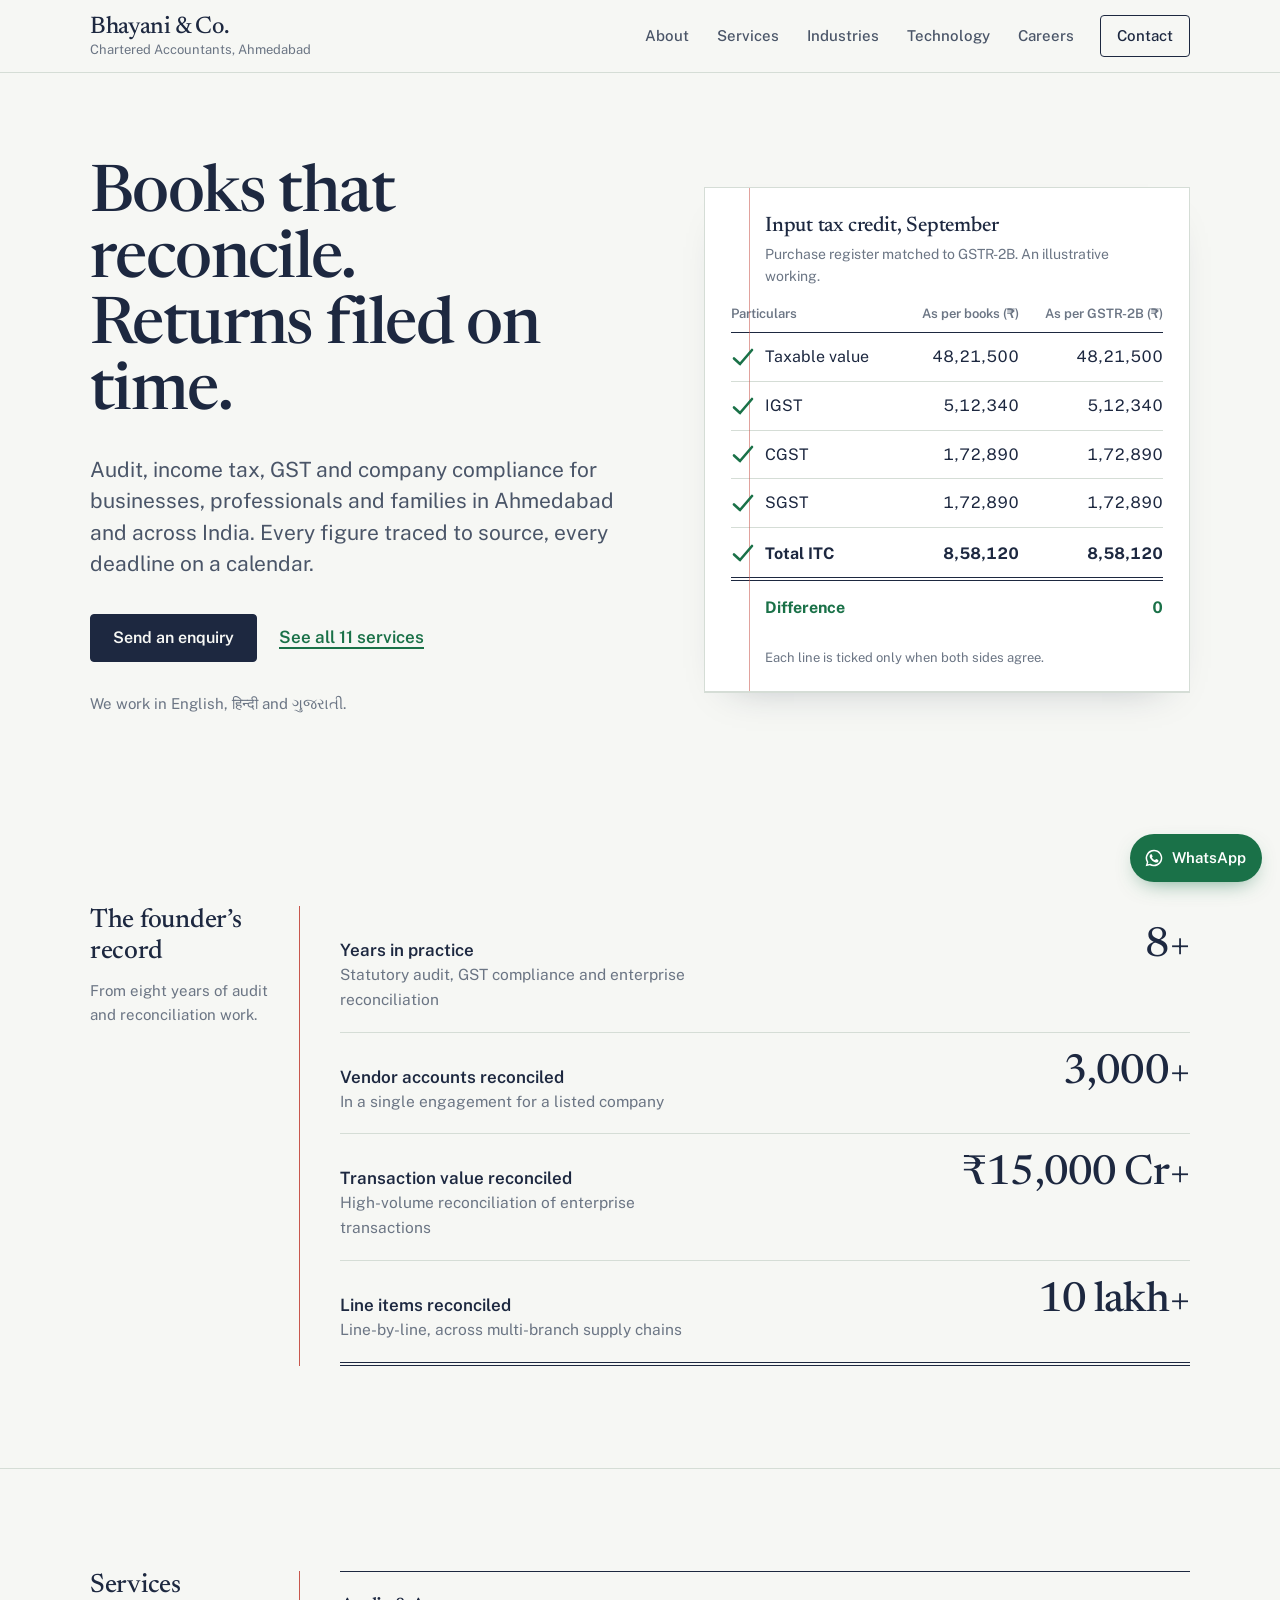
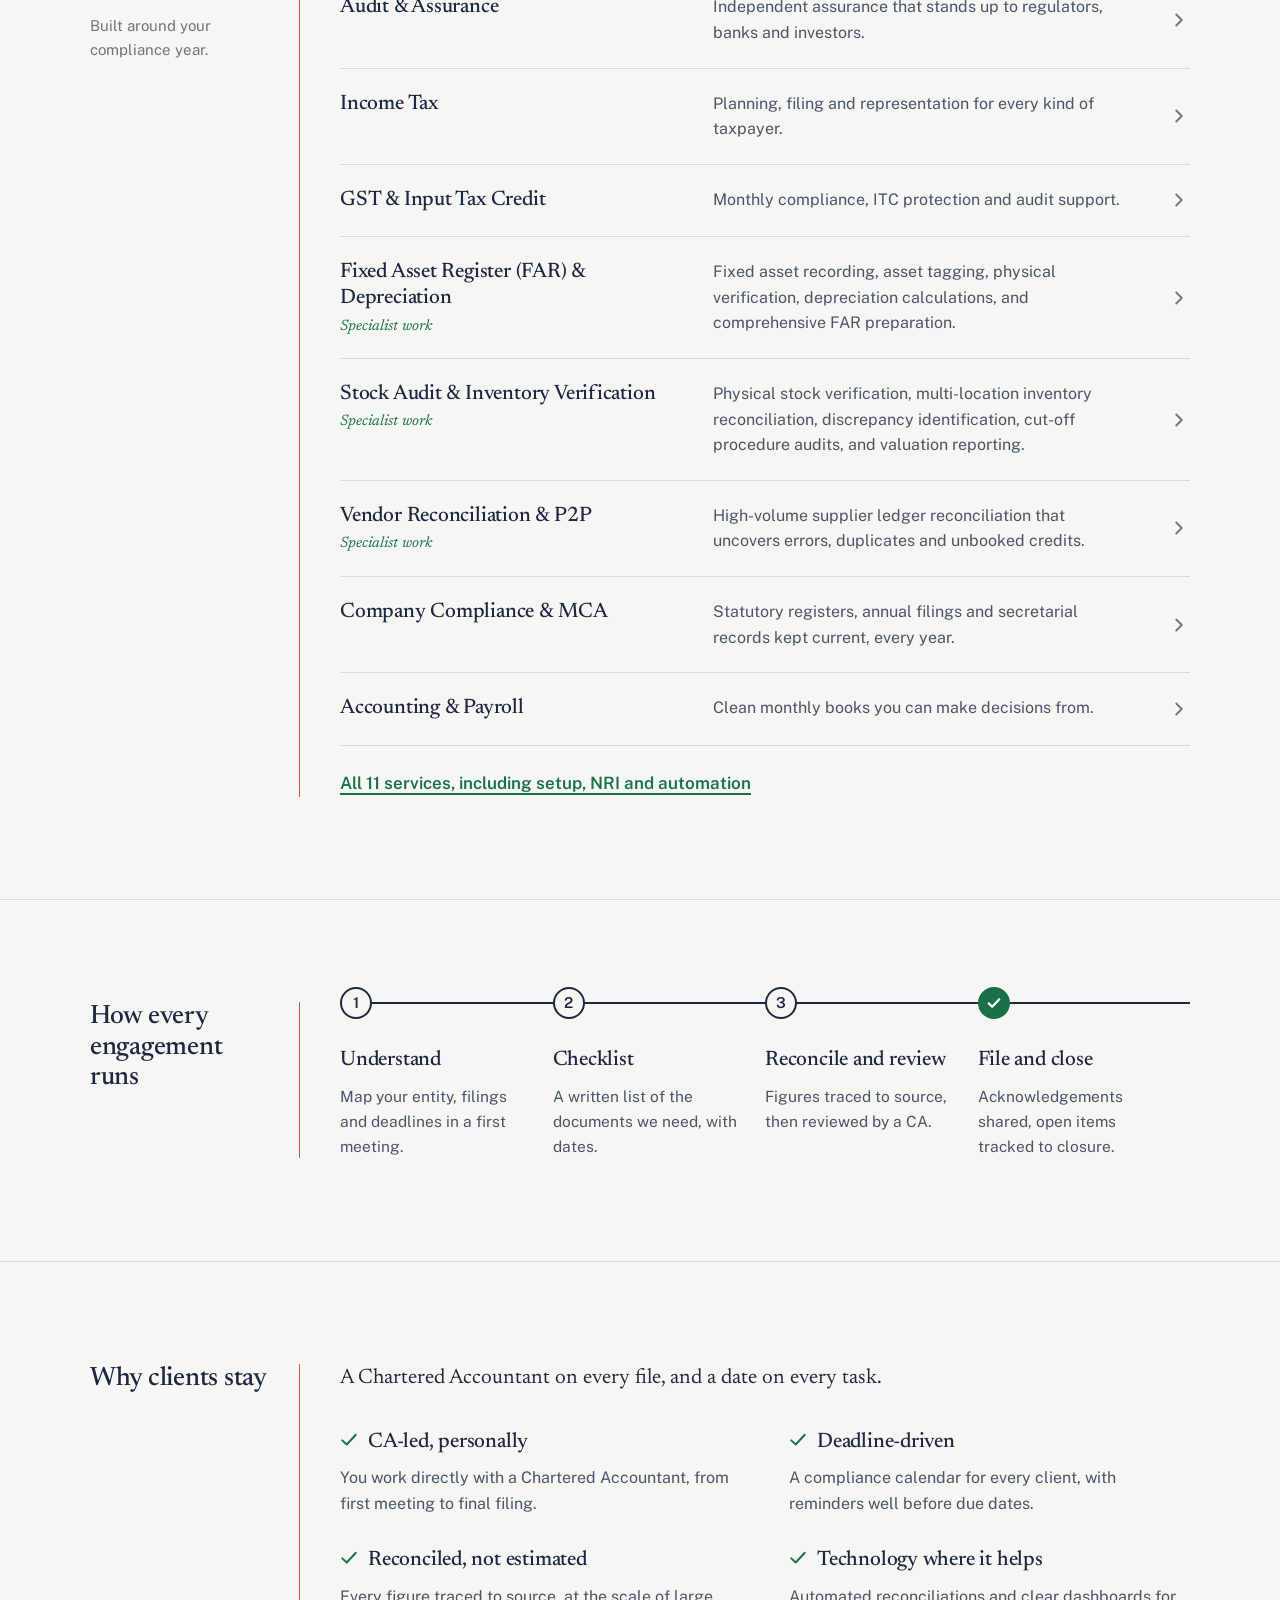
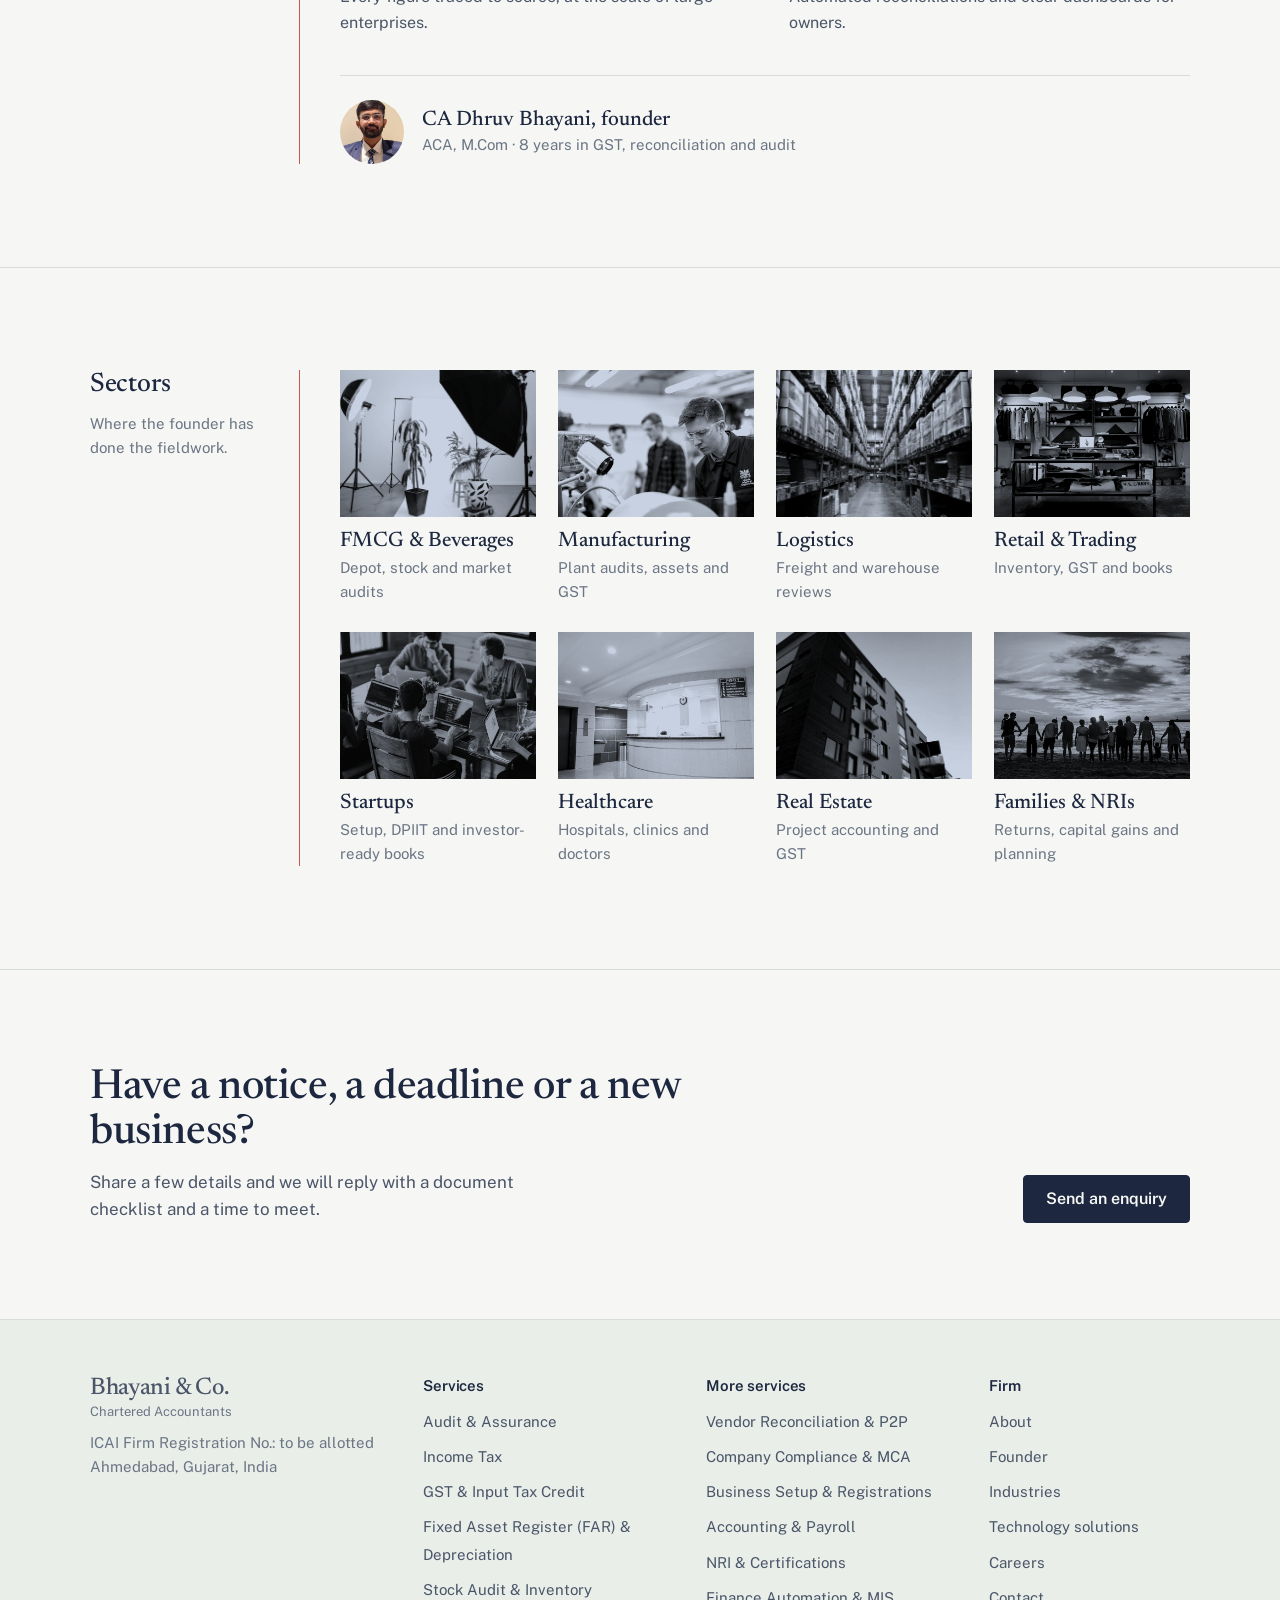
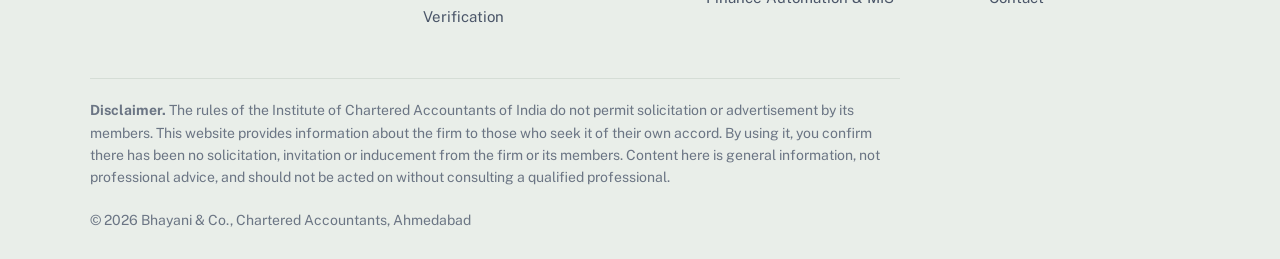
<file: index.html>
<!doctype html>
<html lang="en-IN">
<head>
<meta charset="utf-8">
<meta name="viewport" content="width=device-width,initial-scale=1">
<title>Bhayani &amp; Co. | Chartered Accountants | Ahmedabad</title>
<meta name="description" content="Chartered Accountants in Ahmedabad: audit, income tax, GST, stock and asset audit, vendor reconciliation, company compliance and finance automation.">
<meta name="theme-color" content="#F6F7F4">
<link rel="preconnect" href="https://fonts.googleapis.com">
<link rel="preconnect" href="https://fonts.gstatic.com" crossorigin>
<link href="https://fonts.googleapis.com/css2?family=Newsreader:ital,opsz,wght@0,6..72,400;0,6..72,500;0,6..72,600;1,6..72,400&family=Public+Sans:wght@400;500;600;700&display=swap" rel="stylesheet">
<style>
:root{
  --paper:#F6F7F4; --rule:#D5DDD6; --ink:#1D2840; --ink-2:#4A5568; --ink-3:#6B7584;
  --tick:#1A7148; --tick-soft:#E3EFE7; --margin:#C8574D; --wash:#E9EEE9; --white:#FFFFFF;
  --serif:"Newsreader",Georgia,"Times New Roman",serif;
  --sans:"Public Sans",system-ui,-apple-system,"Segoe UI",Roboto,sans-serif;
  --s0:14px; --s1:17px; --s2:21px; --s3:26.5px; --s4:33px; --s5:41.5px; --s6:52px; --s7:65px;
  --page:1180px; --gutter:clamp(16px,4vw,40px); --margin-col:210px;
}
*,*::before,*::after{box-sizing:border-box}
html{-webkit-text-size-adjust:100%;scroll-padding-top:88px}
body{margin:0;background:var(--paper);color:var(--ink);font:400 var(--s1)/1.6 var(--sans);-webkit-font-smoothing:antialiased;text-rendering:optimizeLegibility}
img{max-width:100%;display:block}
a{color:inherit}
h1,h2,h3,h4{font-family:var(--serif);font-weight:500;margin:0;letter-spacing:-.01em;color:var(--ink)}
p{margin:0}
ul,ol{margin:0;padding:0;list-style:none}
button{font:inherit;color:inherit}
[hidden]{display:none!important}
:focus-visible{outline:2px solid var(--tick);outline-offset:3px;border-radius:2px}
#app:focus,#app:focus-visible{outline:none}
.num{font-variant-numeric:tabular-nums lining-nums}
.skip{position:absolute;left:-999px;top:8px;background:var(--ink);color:var(--paper);padding:10px 14px;z-index:200;text-decoration:none}
.skip:focus{left:8px}

/* ---------- frame ---------- */
.wrap{max-width:var(--page);margin-inline:auto;padding-inline:var(--gutter)}

/* ---------- header ---------- */
.top{position:sticky;top:0;z-index:50;background:rgba(246,247,244,.94);backdrop-filter:saturate(1.2) blur(8px);-webkit-backdrop-filter:saturate(1.2) blur(8px);border-bottom:1px solid var(--rule)}
.top .wrap{display:flex;align-items:center;justify-content:space-between;gap:20px;min-height:72px}
.brand{display:flex;flex-direction:column;text-decoration:none;line-height:1.1}
.brand b{font:500 24px/1.05 var(--serif);letter-spacing:-.015em}
.brand small{font-size:13px;color:var(--ink-3);margin-top:3px}
.nav{display:flex;align-items:center;gap:4px}
.nav a{font-size:15px;font-weight:500;text-decoration:none;padding:8px 12px;color:var(--ink-2);border-radius:4px}
.nav a:hover{color:var(--ink)}
.nav a[aria-current="page"]{color:var(--ink);box-shadow:inset 0 -2px 0 var(--tick);border-radius:0}
.nav .nav-cta{margin-left:10px;border:1.5px solid var(--ink);color:var(--ink);border-radius:4px;padding:8px 16px}
.nav .nav-cta:hover{background:var(--ink);color:var(--paper)}
.nav .nav-cta[aria-current="page"]{background:var(--ink);color:var(--paper);box-shadow:none;border-radius:4px}
.menu-btn{display:none;background:none;border:1.5px solid var(--ink);border-radius:4px;padding:8px 14px;font-weight:600;font-size:15px;cursor:pointer}
@media (max-width:960px){
  .menu-btn{display:block}
  .nav{display:none;position:absolute;left:0;right:0;top:100%;background:var(--paper);border-bottom:1px solid var(--rule);flex-direction:column;align-items:stretch;padding:8px var(--gutter) 20px;gap:0}
  .nav.open{display:flex}
  .nav a{padding:14px 2px;border-bottom:1px solid var(--rule);font-size:var(--s1)}
  .nav a[aria-current="page"]{box-shadow:none;color:var(--tick)}
  .nav .nav-cta{margin:16px 0 0;text-align:center;border-bottom:1.5px solid var(--ink)}
}

/* ---------- ledger page: margin column + entries ---------- */
.page-sec{padding-block:clamp(56px,8vw,104px)}
.page-sec + .page-sec{border-top:1px solid var(--rule)}
.ledger{display:grid;grid-template-columns:var(--margin-col) 1fr;column-gap:40px}
.ledger > .particulars{position:relative;padding-right:24px;border-right:1.5px solid var(--margin)}
.particulars h2{font-size:var(--s3);line-height:1.15;position:sticky;top:104px}
.particulars p{font-size:15px;color:var(--ink-3);margin-top:12px;position:sticky;top:180px}
.entries{min-width:0}
.entries > .lead{font-size:var(--s2);font-family:var(--serif);line-height:1.4;max-width:34em;margin-bottom:32px}
@media (max-width:860px){
  .ledger{grid-template-columns:1fr}
  .ledger > .particulars{border-right:0;padding:0 0 0 14px;margin-bottom:28px;border-left:3px solid var(--margin)}
  .particulars h2,.particulars p{position:static}
  .particulars p{margin-top:6px}
}

/* ---------- buttons & links ---------- */
.btn{display:inline-flex;align-items:center;justify-content:center;gap:10px;font:600 16px/1 var(--sans);padding:15px 22px;border-radius:4px;text-decoration:none;border:1.5px solid var(--ink);cursor:pointer;background:none;color:var(--ink);transition:background-color .15s,color .15s}
.btn-ink{background:var(--ink);color:var(--paper)}
.btn-ink:hover{background:#111A2E}
.btn-line:hover{background:var(--ink);color:var(--paper)}
.btn-tick{border-color:var(--tick);color:var(--tick)}
.btn-tick:hover{background:var(--tick);color:var(--white)}
.text-link{font-weight:600;color:var(--tick);text-decoration:underline;text-decoration-thickness:1.5px;text-underline-offset:4px}
.text-link:hover{text-decoration-thickness:2.5px}
.actions{display:flex;flex-wrap:wrap;gap:14px 22px;align-items:center}

/* ---------- double rule (accountant's total) ---------- */
.dbl{border-bottom:4px double var(--ink)}

/* ---------- hero ---------- */
.hero{padding-block:clamp(48px,7vw,96px) clamp(56px,7vw,88px)}
.hero .wrap{display:grid;grid-template-columns:minmax(0,1.05fr) minmax(0,.95fr);gap:clamp(40px,6vw,88px);align-items:center}
.hero h1{font-size:clamp(44px,6.4vw,var(--s7));line-height:1.02;letter-spacing:-.025em;font-weight:500}
.hero h1 span{display:block}
.hero .intro{font-size:var(--s2);line-height:1.5;color:var(--ink-2);max-width:30em;margin:26px 0 34px}
.hero .langs{margin-top:30px;font-size:15px;color:var(--ink-3)}
@media (max-width:900px){.hero .wrap{grid-template-columns:1fr}}

/* the reconciliation schedule */
.sched{background:var(--white);border:1px solid var(--rule);box-shadow:0 1px 0 var(--rule),0 18px 40px -28px rgba(29,40,64,.35);padding:26px 26px 22px;position:relative}
.sched::before{content:"";position:absolute;top:0;bottom:0;left:44px;border-left:1.5px solid var(--margin);opacity:.55}
.sched-head{padding-left:34px;margin-bottom:18px}
.sched-head h2{font-size:var(--s2);line-height:1.2}
.sched-head p{font-size:14px;color:var(--ink-3);margin-top:4px}
.sched table{width:100%;border-collapse:collapse;font-variant-numeric:tabular-nums lining-nums;font-size:16px}
.sched th{font:600 13px/1.3 var(--sans);color:var(--ink-3);text-align:right;padding:0 0 10px;border-bottom:1px solid var(--ink)}
.sched th:first-child{text-align:left}
.sched td{padding:11px 0;border-bottom:1px solid var(--rule);text-align:right;white-space:nowrap}
.sched td:first-child{text-align:left;padding-left:34px;position:relative;white-space:normal}
.sched td.mark{width:30px;padding:0}
.sched tr.total td{font-weight:700;border-bottom:4px double var(--ink);padding-top:13px}
.sched tr.diff td{border-bottom:0;padding-top:14px;color:var(--tick);font-weight:700}
.sched .tickcell{position:absolute;left:0;top:50%;transform:translateY(-50%);width:24px;height:20px}
.tickcell path{fill:none;stroke:var(--tick);stroke-width:2.6;stroke-linecap:round;stroke-linejoin:round;stroke-dasharray:30;stroke-dashoffset:30}
.js .sched.run .tickcell path{animation:draw .42s cubic-bezier(.6,0,.3,1) forwards;animation-delay:calc(var(--i) * .38s + .5s)}
.js .sched .diff td{opacity:0}
.js .sched.run .diff td{animation:show .4s ease forwards;animation-delay:calc(var(--i) * .38s + .55s)}
.no-js .tickcell path,.sched.done .tickcell path{stroke-dashoffset:0}
@keyframes draw{to{stroke-dashoffset:0}}
@keyframes show{to{opacity:1}}
.sched-foot{margin-top:16px;padding-left:34px;font-size:13px;color:var(--ink-3)}
@media (max-width:480px){
  .sched{padding:20px 14px 18px}
  .sched::before{left:30px}
  .sched-head,.sched-foot{padding-left:26px}
  .sched td:first-child{padding-left:26px}
  .sched table{font-size:14.5px}
  .sched .tickcell{width:20px;height:17px}
  .sched .lg{display:none}
  .sched th{text-transform:capitalize}
}

/* ---------- schedule of figures (founder record) ---------- */
.figs li{display:grid;grid-template-columns:1fr auto;gap:8px 32px;align-items:baseline;padding:20px 0;border-bottom:1px solid var(--rule)}
.figs li:last-child{border-bottom:4px double var(--ink)}
.figs b{display:block;font:600 var(--s1)/1.35 var(--sans)}
.figs span{display:block;color:var(--ink-3);font-size:15.5px;max-width:42ch}
.figs strong{font:500 clamp(30px,4vw,var(--s5))/1 var(--serif);letter-spacing:-.02em;text-align:right;font-variant-numeric:lining-nums tabular-nums;white-space:nowrap}
.figs .note{margin-top:14px;font-size:14px;color:var(--ink-3)}
@media (max-width:520px){.figs li{grid-template-columns:1fr}.figs strong{text-align:left;order:-1}}

/* ---------- service rows ---------- */
.rows{border-top:1px solid var(--ink)}
.row{display:grid;grid-template-columns:minmax(0,.9fr) minmax(0,1.1fr) 28px;gap:10px 32px;align-items:baseline;padding:22px 0;border-bottom:1px solid var(--rule);text-decoration:none;position:relative}
.row h3{font-size:var(--s2);line-height:1.25}
.row p{color:var(--ink-2);font-size:16px;max-width:52ch}
.row .kind{display:block;font:italic 400 15px/1.3 var(--serif);color:var(--tick);margin-top:4px}
.row .go{align-self:center;justify-self:end;width:22px;height:22px;color:var(--ink-3)}
a.row:hover h3{color:var(--tick)}
a.row:hover .go{color:var(--tick)}
a.row:hover{background:linear-gradient(90deg,var(--tick-soft),transparent 70%)}
.rows-foot{margin-top:24px}
@media (max-width:700px){.row{grid-template-columns:1fr 22px}.row p{grid-column:1}.row .go{grid-row:1/span 2;grid-column:2}}

/* filters */
.filters{display:flex;flex-wrap:wrap;gap:8px;margin-bottom:28px}
.filters button{background:none;border:1px solid var(--rule);border-radius:4px;padding:9px 14px;font-size:15px;font-weight:500;color:var(--ink-2);cursor:pointer}
.filters button:hover{border-color:var(--ink)}
.filters button[aria-pressed="true"]{background:var(--ink);border-color:var(--ink);color:var(--paper)}

/* ---------- steps (real sequence) ---------- */
.steps{display:grid;grid-template-columns:repeat(4,1fr);gap:0;counter-reset:st}
.steps li{padding:26px 22px 0 0;border-top:2px solid var(--ink);position:relative;counter-increment:st}
.steps li::before{content:counter(st);position:absolute;top:-17px;left:0;width:32px;height:32px;border-radius:50%;background:var(--paper);border:2px solid var(--ink);font:600 15px/28px var(--sans);text-align:center}
.steps li:last-child::before{content:"";background:var(--tick) url("data:image/svg+xml,%3Csvg xmlns='http://www.w3.org/2000/svg' viewBox='0 0 24 24' fill='none' stroke='white' stroke-width='3' stroke-linecap='round' stroke-linejoin='round'%3E%3Cpath d='M5 12.5l4.5 4.5L19 7'/%3E%3C/svg%3E") center/18px no-repeat;border-color:var(--tick)}
.steps h3{font-size:var(--s2);margin:14px 0 6px}
.steps p{font-size:15.5px;color:var(--ink-2)}
@media (max-width:760px){.steps{grid-template-columns:1fr;gap:0;border-left:2px solid var(--ink);margin-left:16px}.steps li{border-top:0;padding:0 0 30px 32px}.steps li::before{left:-17px;top:0}.steps h3{margin-top:2px}}

/* ---------- principles ---------- */
.principles{display:grid;grid-template-columns:1fr 1fr;gap:28px 48px}
.principles h3{font-size:var(--s2);margin-bottom:6px;display:flex;gap:10px;align-items:baseline}
.principles h3 svg{flex:none;width:18px;height:18px;color:var(--tick);transform:translateY(2px)}
.principles p{color:var(--ink-2);font-size:16px}
@media (max-width:640px){.principles{grid-template-columns:1fr}}
.founder-line{display:flex;align-items:center;gap:18px;margin-top:40px;padding-top:24px;border-top:1px solid var(--rule);text-decoration:none}
.founder-line img{width:64px;height:64px;border-radius:50%;object-fit:cover;object-position:50% 20%}
.founder-line b{display:block;font:500 var(--s2)/1.2 var(--serif);color:var(--ink)}
.founder-line span{color:var(--ink-3);font-size:15px}
.founder-line:hover b{color:var(--tick)}

/* ---------- industries ---------- */
.inds{display:grid;grid-template-columns:repeat(4,1fr);gap:28px 22px}
figure.ind{margin:0}
.ind .ph{aspect-ratio:4/3;background:#C7D1E1;overflow:hidden}
.ind img{width:100%;height:100%;object-fit:cover;filter:grayscale(1) contrast(1.08) brightness(1.04);mix-blend-mode:multiply}
.ind figcaption{padding-top:12px;border-top:0}
.ind b{display:block;font:500 var(--s2)/1.2 var(--serif)}
.ind span{display:block;color:var(--ink-3);font-size:15px;margin-top:2px}
@media (max-width:900px){.inds{grid-template-columns:repeat(2,1fr)}}
@media (max-width:380px){.inds{grid-template-columns:1fr}}

/* ---------- closing note ---------- */
.closing{padding-block:clamp(56px,8vw,96px);border-top:1px solid var(--rule)}
.closing .wrap{display:flex;justify-content:space-between;align-items:flex-end;gap:28px;flex-wrap:wrap}
.closing h2{font-size:clamp(30px,4vw,var(--s5));line-height:1.1;max-width:18em}
.closing p{color:var(--ink-2);margin-top:12px;max-width:44ch}

/* ---------- inner page header ---------- */
.ph-head{padding-block:clamp(44px,6vw,80px) clamp(32px,4vw,52px);border-bottom:1px solid var(--rule)}
.crumbs{font-size:14px;color:var(--ink-3);margin-bottom:18px}
.crumbs a{color:var(--ink-3);text-underline-offset:3px}
.crumbs a:hover{color:var(--tick)}
.ph-head h1{font-size:clamp(38px,5.4vw,var(--s6));line-height:1.06;letter-spacing:-.02em;max-width:16em}
.ph-head p{font-size:var(--s2);line-height:1.5;color:var(--ink-2);max-width:34em;margin-top:18px}
.ph-head .actions{margin-top:28px}

/* ---------- prose ---------- */
.prose p{max-width:66ch;color:var(--ink-2)}
.prose p + p{margin-top:16px}
.prose .big{font:400 var(--s2)/1.5 var(--serif);color:var(--ink)}

/* values */
.values li{display:grid;grid-template-columns:28px 1fr;gap:4px 14px;padding:18px 0;border-bottom:1px solid var(--rule)}
.values li:first-child{border-top:1px solid var(--rule)}
.values svg{width:22px;height:22px;color:var(--tick);margin-top:4px}
.values b{font:500 var(--s2)/1.3 var(--serif)}
.values p{grid-column:2;color:var(--ink-2);font-size:16px}
.two{display:grid;grid-template-columns:1.1fr .9fr;gap:48px}
@media (max-width:900px){.two{grid-template-columns:1fr;gap:36px}}

/* founder */
.founder{display:grid;grid-template-columns:260px 1fr;gap:48px;align-items:start}
.prof img{width:100%;aspect-ratio:4/5;object-fit:cover;object-position:50% 18%;background:var(--wash)}
.prof h3{font-size:var(--s3);margin-top:18px}
.prof .q{color:var(--ink-3);font-size:15px;margin-top:2px}
.prof dl{margin:18px 0 22px;font-size:15px}
.prof dl div{display:flex;justify-content:space-between;gap:12px;padding:9px 0;border-bottom:1px solid var(--rule)}
.prof dt{color:var(--ink-3)}
.prof dd{margin:0;text-align:right;font-weight:500}
@media (max-width:820px){.founder{grid-template-columns:1fr}.prof{max-width:260px}}
.sub-h{font-size:var(--s3);margin:44px 0 16px}
.timeline li{display:grid;grid-template-columns:170px 1fr;gap:4px 24px;padding:18px 0;border-bottom:1px solid var(--rule)}
.timeline li:first-child{border-top:1px solid var(--ink)}
.timeline .when{font-size:15px;color:var(--ink-3);font-variant-numeric:tabular-nums}
.timeline b{font:500 var(--s2)/1.25 var(--serif)}
.timeline em{display:block;font-style:normal;color:var(--tick);font-size:15px;margin:2px 0 6px}
.timeline p{color:var(--ink-2);font-size:16px;max-width:62ch}
@media (max-width:600px){.timeline li{grid-template-columns:1fr}}
.edu li{padding:12px 0;border-bottom:1px solid var(--rule)}
.edu b{display:block;font-weight:600}
.edu span{color:var(--ink-3);font-size:15px}
.skills{display:flex;flex-wrap:wrap;gap:8px}
.skills span{border:1px solid var(--rule);background:var(--white);padding:6px 11px;font-size:14.5px;border-radius:3px}
.cols2{display:grid;grid-template-columns:1fr 1fr;gap:40px}
@media (max-width:700px){.cols2{grid-template-columns:1fr}}

/* service detail */
.subs{display:grid;grid-template-columns:1fr 1fr;column-gap:40px;border-top:1px solid var(--ink)}
.subs li{padding:18px 0;border-bottom:1px solid var(--rule)}
.subs b{display:block;font:500 var(--s2)/1.25 var(--serif);margin-bottom:4px}
.subs p{color:var(--ink-2);font-size:16px}
@media (max-width:700px){.subs{grid-template-columns:1fr}}
.checklist li{display:flex;gap:14px;align-items:flex-start;padding:12px 0;border-bottom:1px solid var(--rule)}
.checklist li::before{content:"";flex:none;width:18px;height:18px;border:1.5px solid var(--ink);margin-top:4px;background:var(--white)}
.who{font:400 var(--s2)/1.5 var(--serif)}
.inline-links{display:flex;flex-wrap:wrap;gap:10px 22px}
.inline-links a{color:var(--ink-2);text-underline-offset:4px;text-decoration-color:var(--rule)}
.inline-links a:hover{color:var(--tick);text-decoration-color:var(--tick)}

/* tools */
.tool{display:grid;grid-template-columns:minmax(0,.85fr) minmax(0,1.15fr);gap:8px 36px;padding:26px 0;border-bottom:1px solid var(--rule)}
.tool h3{font-size:var(--s2);line-height:1.25}
.tool .cat{display:block;font:italic 400 15px/1.3 var(--serif);color:var(--tick);margin-top:4px}
.tool p{color:var(--ink-2);font-size:16px}
.tool .covers{margin-top:10px;font-size:14.5px;color:var(--ink-3)}
.tool .covers b{color:var(--ink-2);font-weight:600}
.tool .text-link{display:inline-block;margin-top:12px;font-size:15px}
@media (max-width:700px){.tool{grid-template-columns:1fr}}

/* careers */
.role{display:grid;grid-template-columns:minmax(0,.8fr) minmax(0,1.2fr);gap:8px 36px;padding:24px 0;border-bottom:1px solid var(--rule)}
.role small{display:block;color:var(--tick);font:italic 400 15px var(--serif)}
.role h3{font-size:var(--s3)}
.role p{color:var(--ink-2)}
@media (max-width:700px){.role{grid-template-columns:1fr}}
.note-box{margin-top:36px;padding:22px 24px;background:var(--white);border:1px solid var(--rule);border-left:3px solid var(--tick)}
.note-box a{color:var(--tick);font-weight:600}

/* contact */
.contact{display:grid;grid-template-columns:.9fr 1.1fr;gap:clamp(36px,6vw,80px);align-items:start}
@media (max-width:900px){.contact{grid-template-columns:1fr}.contact .form{order:-1}}
.direct div{display:grid;grid-template-columns:90px 1fr;gap:12px;padding:14px 0;border-bottom:1px solid var(--rule)}
.direct div:first-child{border-top:1px solid var(--ink)}
.direct dt{color:var(--ink-3);font-size:15px}
.direct dd{margin:0;font-weight:500}
.direct a{color:var(--ink);text-underline-offset:4px;text-decoration-color:var(--tick)}
.faq{margin-top:40px}
.faq h2{font-size:var(--s3);margin-bottom:12px}
.faq details{border-bottom:1px solid var(--rule)}
.faq summary{cursor:pointer;padding:16px 28px 16px 0;font-weight:600;list-style:none;position:relative}
.faq summary::-webkit-details-marker{display:none}
.faq summary::after{content:"+";position:absolute;right:2px;top:12px;font:400 24px/1 var(--sans);color:var(--tick)}
.faq details[open] summary::after{content:"−"}
.faq details p{padding:0 0 18px;color:var(--ink-2);max-width:60ch}
.form{background:var(--white);border:1px solid var(--rule);padding:clamp(22px,3vw,34px)}
.form h2{font-size:var(--s3);margin-bottom:6px}
.form > p{color:var(--ink-3);font-size:15px;margin-bottom:22px}
.f-grid{display:grid;grid-template-columns:1fr 1fr;gap:0 20px}
@media (max-width:560px){.f-grid{grid-template-columns:1fr}}
.field{display:block;margin-bottom:18px;font-size:15px;font-weight:600}
.field .opt{font-weight:400;color:var(--ink-3)}
.inp{display:block;width:100%;margin-top:7px;font:400 16px/1.4 var(--sans);color:var(--ink);background:var(--paper);border:0;border-bottom:1.5px solid var(--ink-3);border-radius:0;padding:11px 2px}
.inp:focus{outline:none;border-bottom-color:var(--tick);background:var(--tick-soft)}
textarea.inp{resize:vertical;min-height:92px}
select.inp{appearance:none;-webkit-appearance:none;background-image:url("data:image/svg+xml,%3Csvg xmlns='http://www.w3.org/2000/svg' viewBox='0 0 24 24' fill='none' stroke='%231D2840' stroke-width='2'%3E%3Cpath d='M6 9l6 6 6-6'/%3E%3C/svg%3E");background-repeat:no-repeat;background-position:right 4px center;background-size:16px;padding-right:26px}
.err{color:var(--margin);font-size:15px;font-weight:600;margin:-4px 0 16px}
.done{margin-top:20px;padding:18px;background:var(--tick-soft);border-left:3px solid var(--tick);font-size:15px}
.done pre{background:var(--white);padding:12px;margin:10px 0;font:14px/1.5 var(--sans);white-space:pre-wrap;border:1px solid var(--rule)}

/* ---------- footer ---------- */
footer{background:var(--wash);border-top:1px solid var(--rule);padding-block:56px 28px;margin-top:0}
.foot{display:grid;grid-template-columns:1.2fr 1fr 1fr .8fr;gap:32px}
.foot h4{font:600 15px/1.3 var(--sans);margin-bottom:12px;color:var(--ink)}
.foot li{margin-bottom:8px}
.foot a{color:var(--ink-2);text-decoration:none;font-size:15px}
.foot a:hover{color:var(--tick);text-decoration:underline;text-underline-offset:3px}
.foot .addr{font-size:15px;color:var(--ink-3);margin-top:12px}
.disclaimer{margin-top:40px;padding-top:20px;border-top:1px solid var(--rule);font-size:14px;color:var(--ink-3);max-width:90ch}
.legal{margin-top:20px;font-size:14px;color:var(--ink-3)}
@media (max-width:860px){.foot{grid-template-columns:1fr 1fr}}
@media (max-width:480px){.foot{grid-template-columns:1fr}}

/* ---------- WhatsApp ---------- */
.wa{position:fixed;right:18px;bottom:18px;z-index:40;display:inline-flex;align-items:center;gap:8px;background:var(--tick);color:var(--white);text-decoration:none;font-weight:600;font-size:15px;padding:12px 16px 12px 14px;border-radius:999px;box-shadow:0 8px 22px -10px rgba(26,113,72,.7)}
.wa svg{width:20px;height:20px}
.wa:hover{background:#145B3A}
@media (max-width:480px){.wa span{position:absolute;width:1px;height:1px;overflow:hidden;clip:rect(0 0 0 0)}.wa{padding:13px}}

@media (prefers-reduced-motion:reduce){
  *,*::before,*::after{animation-duration:.01ms!important;animation-delay:0s!important;transition:none!important}
  .tickcell path{stroke-dashoffset:0!important}
  .js .sched .diff td{opacity:1}
}
@media print{.top,.wa,footer .foot{display:none}}
</style>
</head>
<body class="no-js">
<a class="skip" href="#app">Skip to content</a>

<header class="top">
  <div class="wrap">
    <a class="brand" href="#home" aria-label="Bhayani &amp; Co., Chartered Accountants, home"><b>Bhayani &amp; Co.</b><small>Chartered Accountants, Ahmedabad</small></a>
    <button class="menu-btn" id="menuBtn" aria-expanded="false" aria-controls="nav">Menu</button>
    <nav class="nav" id="nav" aria-label="Main">
      <a href="#about" data-page="about">About</a>
      <a href="#services" data-page="services">Services</a>
      <a href="#industries" data-page="industries">Industries</a>
      <a href="#tools" data-page="tools">Technology</a>
      <a href="#careers" data-page="careers">Careers</a>
      <a class="nav-cta" href="#contact" data-page="contact">Contact</a>
    </nav>
  </div>
</header>

<main id="app" tabindex="-1">

<!-- ================= HOME ================= -->
<div class="page" data-route="home">
  <section class="hero">
    <div class="wrap">
      <div>
        <h1><span>Books that reconcile.</span><span>Returns filed on time.</span></h1>
        <p class="intro">Audit, income tax, GST and company compliance for businesses, professionals and families in Ahmedabad and across India. Every figure traced to source, every deadline on a calendar.</p>
        <div class="actions">
          <a class="btn btn-ink" href="#contact">Send an enquiry</a>
          <a class="text-link" href="#services">See all 11 services</a>
        </div>
        <p class="langs">We work in English, हिन्दी and ગુજરાતી.</p>
      </div>

      <figure class="sched" id="sched" aria-labelledby="schedTitle" style="margin:0">
        <div class="sched-head">
          <h2 id="schedTitle">Input tax credit, September</h2>
          <p>Purchase register matched to GSTR-2B. An illustrative working.</p>
        </div>
        <table>
          <thead><tr><th scope="col">Particulars</th><th scope="col"><span class="lg">As per </span>books (₹)</th><th scope="col"><span class="lg">As per </span>GSTR-2B (₹)</th></tr></thead>
          <tbody>
            <tr><td><svg class="tickcell" viewBox="0 0 24 20" aria-hidden="true" style="--i:0"><path d="M3 11.5 L9 17 L21 3"/></svg>Taxable value</td><td>48,21,500</td><td>48,21,500</td></tr>
            <tr><td><svg class="tickcell" viewBox="0 0 24 20" aria-hidden="true" style="--i:1"><path d="M3 11.5 L9 17 L21 3"/></svg>IGST</td><td>5,12,340</td><td>5,12,340</td></tr>
            <tr><td><svg class="tickcell" viewBox="0 0 24 20" aria-hidden="true" style="--i:2"><path d="M3 11.5 L9 17 L21 3"/></svg>CGST</td><td>1,72,890</td><td>1,72,890</td></tr>
            <tr><td><svg class="tickcell" viewBox="0 0 24 20" aria-hidden="true" style="--i:3"><path d="M3 11.5 L9 17 L21 3"/></svg>SGST</td><td>1,72,890</td><td>1,72,890</td></tr>
            <tr class="total"><td><svg class="tickcell" viewBox="0 0 24 20" aria-hidden="true" style="--i:4"><path d="M3 11.5 L9 17 L21 3"/></svg>Total ITC</td><td>8,58,120</td><td>8,58,120</td></tr>
            <tr class="diff"><td style="--i:5">Difference</td><td></td><td style="--i:5">0</td></tr>
          </tbody>
        </table>
        <figcaption class="sched-foot">Each line is ticked only when both sides agree.</figcaption>
      </figure>
    </div>
  </section>

  <section class="page-sec">
    <div class="wrap ledger">
      <div class="particulars"><h2>The founder’s record</h2><p>From eight years of audit and reconciliation work.</p></div>
      <div class="entries">
        <ul class="figs">
          <li><div><b>Years in practice</b><span>Statutory audit, GST compliance and enterprise reconciliation</span></div><strong class="num">8+</strong></li>
          <li><div><b>Vendor accounts reconciled</b><span>In a single engagement for a listed company</span></div><strong class="num">3,000+</strong></li>
          <li><div><b>Transaction value reconciled</b><span>High-volume reconciliation of enterprise transactions</span></div><strong class="num">₹15,000 Cr+</strong></li>
          <li><div><b>Line items reconciled</b><span>Line-by-line, across multi-branch supply chains</span></div><strong class="num">10 lakh+</strong></li>
        </ul>
      </div>
    </div>
  </section>

  <section class="page-sec">
    <div class="wrap ledger">
      <div class="particulars"><h2>Services</h2><p>Built around your compliance year.</p></div>
      <div class="entries">
        <div class="rows" id="homeSvc"></div>
        <p class="rows-foot"><a class="text-link" href="#services">All 11 services, including setup, NRI and automation</a></p>
      </div>
    </div>
  </section>

  <section class="page-sec">
    <div class="wrap ledger">
      <div class="particulars"><h2>How every engagement runs</h2></div>
      <div class="entries">
        <ol class="steps">
          <li><h3>Understand</h3><p>Map your entity, filings and deadlines in a first meeting.</p></li>
          <li><h3>Checklist</h3><p>A written list of the documents we need, with dates.</p></li>
          <li><h3>Reconcile and review</h3><p>Figures traced to source, then reviewed by a CA.</p></li>
          <li><h3>File and close</h3><p>Acknowledgements shared, open items tracked to closure.</p></li>
        </ol>
      </div>
    </div>
  </section>

  <section class="page-sec">
    <div class="wrap ledger">
      <div class="particulars"><h2>Why clients stay</h2></div>
      <div class="entries">
        <p class="lead">A Chartered Accountant on every file, and a date on every task.</p>
        <div class="principles">
          <div><h3><svg viewBox="0 0 24 24" fill="none" stroke="currentColor" stroke-width="2.6" stroke-linecap="round" stroke-linejoin="round" aria-hidden="true"><path d="M3 12.5 L9 18 L21 5"/></svg>CA-led, personally</h3><p>You work directly with a Chartered Accountant, from first meeting to final filing.</p></div>
          <div><h3><svg viewBox="0 0 24 24" fill="none" stroke="currentColor" stroke-width="2.6" stroke-linecap="round" stroke-linejoin="round" aria-hidden="true"><path d="M3 12.5 L9 18 L21 5"/></svg>Deadline-driven</h3><p>A compliance calendar for every client, with reminders well before due dates.</p></div>
          <div><h3><svg viewBox="0 0 24 24" fill="none" stroke="currentColor" stroke-width="2.6" stroke-linecap="round" stroke-linejoin="round" aria-hidden="true"><path d="M3 12.5 L9 18 L21 5"/></svg>Reconciled, not estimated</h3><p>Every figure traced to source, at the scale of large enterprises.</p></div>
          <div><h3><svg viewBox="0 0 24 24" fill="none" stroke="currentColor" stroke-width="2.6" stroke-linecap="round" stroke-linejoin="round" aria-hidden="true"><path d="M3 12.5 L9 18 L21 5"/></svg>Technology where it helps</h3><p>Automated reconciliations and clear dashboards for owners.</p></div>
        </div>
        <a class="founder-line" href="#founder"><img src="assets/brand/profile.jpg" alt="" width="64" height="64" loading="lazy"><span><b>CA Dhruv Bhayani, founder</b><span>ACA, M.Com · 8 years in GST, reconciliation and audit</span></span></a>
      </div>
    </div>
  </section>

  <section class="page-sec">
    <div class="wrap ledger">
      <div class="particulars"><h2>Sectors</h2><p>Where the founder has done the fieldwork.</p></div>
      <div class="entries"><div class="inds" id="homeInd"></div></div>
    </div>
  </section>

  <section class="closing">
    <div class="wrap">
      <div><h2>Have a notice, a deadline or a new business?</h2><p>Share a few details and we will reply with a document checklist and a time to meet.</p></div>
      <a class="btn btn-ink" href="#contact">Send an enquiry</a>
    </div>
  </section>
</div>

<!-- ================= ABOUT ================= -->
<div class="page" data-route="about" hidden>
  <header class="ph-head"><div class="wrap">
    <p class="crumbs"><a href="#home">Home</a> / About</p>
    <h1>About the firm</h1>
    <p>A Chartered Accountancy practice in Ahmedabad founded by CA Dhruv Bhayani, combining traditional practice with enterprise-scale reconciliation and automation.</p>
  </div></header>

  <section class="page-sec">
    <div class="wrap ledger">
      <div class="particulars"><h2>Our story</h2></div>
      <div class="entries two">
        <div class="prose">
          <p class="big">Big-company discipline for every client.</p>
          <p>Bhayani &amp; Co. serves companies, LLPs, partnership firms, proprietors, salaried professionals and NRIs. We handle the full compliance cycle: books, returns, audits, notices and the registrations a growing business needs.</p>
          <p>Our method comes from reconciliation work for large enterprises, where thousands of ledgers must tie out before period close. Every engagement runs on a checklist, every figure is traced to source, and every open item has an owner and a date.</p>
        </div>
        <ul class="values">
          <li><svg viewBox="0 0 24 24" fill="none" stroke="currentColor" stroke-width="2" stroke-linecap="round" stroke-linejoin="round" aria-hidden="true"><path d="M12 3l8 3v6c0 5-3.5 8-8 9-4.5-1-8-4-8-9V6z"/><path d="M9 12l2 2 4-4"/></svg><b>Integrity</b><p>Work done under the ICAI Code of Ethics, with client data kept confidential.</p></li>
          <li><svg viewBox="0 0 24 24" fill="none" stroke="currentColor" stroke-width="2" stroke-linecap="round" stroke-linejoin="round" aria-hidden="true"><circle cx="11" cy="11" r="7"/><path d="M21 21l-5-5"/></svg><b>Accuracy</b><p>Nothing is filed until it reconciles and has been reviewed by a Chartered Accountant.</p></li>
          <li><svg viewBox="0 0 24 24" fill="none" stroke="currentColor" stroke-width="2" stroke-linecap="round" stroke-linejoin="round" aria-hidden="true"><path d="M4 4h16v12H8l-4 4z"/></svg><b>Responsiveness</b><p>Clear timelines and quick replies, in Gujarati, Hindi or English.</p></li>
        </ul>
      </div>
    </div>
  </section>

  <section class="page-sec" id="founder">
    <div class="wrap ledger">
      <div class="particulars"><h2>The founder</h2></div>
      <div class="entries founder">
        <aside class="prof">
          <img src="assets/brand/profile.jpg" alt="CA Dhruv Bhayani" width="467" height="570" loading="lazy">
          <h3>CA Dhruv Bhayani</h3>
          <p class="q">ACA · M.Com · Founder</p>
          <dl>
            <div><dt>Based in</dt><dd>Ahmedabad, Gujarat</dd></div>
            <div><dt>Experience</dt><dd>8 years</dd></div>
            <div><dt>Membership</dt><dd>Associate Member, ICAI</dd></div>
            <div><dt>Languages</dt><dd>English, Hindi, Gujarati</dd></div>
          </dl>
          <a class="btn btn-line" href="https://www.linkedin.com/in/ca-dhruv-bhayani-b13b94157" target="_blank" rel="noopener">View LinkedIn profile</a>
        </aside>
        <div>
          <div class="prose">
            <p class="big">I am a Chartered Accountant with eight years of experience in GST compliance, vendor reconciliation, and statutory, internal and stock audits.</p>
            <p>Most recently I have led the vendor reconciliation of more than 3,000 suppliers and ₹15,000 Cr+ transaction value with over 10 lakh line items reconciled for a listed company with turnover above ₹25,000 Cr. I designed the business logic and led testing of a web-based reconciliation portal that took output from 200 vendors a year to 200 a month.</p>
            <p>I founded Bhayani &amp; Co. to bring the same discipline to businesses, professionals and families: every figure traced to source, every deadline tracked, and finance work automated wherever a tool can do it faster.</p>
          </div>
          <ul class="figs" style="margin-top:32px;border-top:1px solid var(--ink)">
            <li><div><b>Vendors reconciled</b><span>For a listed company</span></div><strong class="num">3,000+</strong></li>
            <li><div><b>Transaction value reconciled</b><span>More than 10 lakh line items</span></div><strong class="num">₹15,000 Cr+</strong></li>
            <li><div><b>Turnover of the client served</b><span>Listed company</span></div><strong class="num">₹25,000 Cr+</strong></li>
            <li><div><b>Faster reconciliation</b><span>Through a web portal he designed and tested</span></div><strong class="num">12×</strong></li>
          </ul>

          <h3 class="sub-h">Experience</h3>
          <ol class="timeline">
            <li><span class="when">Feb 2025 – present</span><div><b>Senior Manager, Audit &amp; Compliance</b><em>Rutul Shah &amp; Co LLP, Ahmedabad</em><p>Leads vendor and GST ITC reconciliation for a listed company, quarterly stock audits for major FMCG clients, and a competitive analysis for a ₹20,000 Cr+ beverage client presented through Power BI dashboards.</p></div></li>
            <li><span class="when">Sep 2023 – Jan 2025</span><div><b>Audit Manager</b><em>Rutul Shah &amp; Co LLP, Ahmedabad</em><p>Built an Excel/VBA vendor reconciliation tool, led multi-location audit teams for MNC clients, and set up fixed asset registers with physical verification and tagging.</p></div></li>
            <li><span class="when">Dec 2018 – Aug 2023</span><div><b>Executive Auditor &amp; Article Assistant</b><em>Rutul Shah &amp; Co LLP, Ahmedabad</em><p>Monthly GST filings, ITC reconciliations and GST audits; plant, warehouse and depot stock audits; internal audits, TDS/TCS reconciliations and financial statements.</p></div></li>
            <li><span class="when">Jul 2018 – Nov 2018</span><div><b>Executive Accountant</b><em>Jain Consultancy, Ahmedabad</em><p>Bookkeeping and GST return filing for SME clients.</p></div></li>
          </ol>

          <div class="cols2">
            <div><h3 class="sub-h">Education</h3>
              <ul class="edu">
                <li><b>Chartered Accountant (ACA)</b><span>ICAI · 2024 · Associate Member since Jan 2025</span></li>
                <li><b>M.Com</b><span>Gujarat University · 2022</span></li>
                <li><b>B.Com</b><span>H.L. College of Commerce, Ahmedabad · 2020</span></li>
              </ul>
            </div>
            <div><h3 class="sub-h">Skills and tools</h3>
              <div class="skills"><span>GST &amp; ITC reconciliation</span><span>TDS / TCS</span><span>Statutory &amp; internal audit</span><span>Stock &amp; asset audit</span><span>Vendor reconciliation &amp; P2P</span><span>Power BI</span><span>Advanced Excel &amp; VBA</span><span>AI-assisted tools</span><span>SAP</span><span>Tally Prime</span><span>Odoo</span><span>Team leadership (50+)</span></div>
            </div>
          </div>
        </div>
      </div>
    </div>
  </section>
</div>

<!-- ================= SERVICES ================= -->
<div class="page" data-route="services" hidden>
  <header class="ph-head"><div class="wrap">
    <p class="crumbs"><a href="#home">Home</a> / Services</p>
    <h1>Our services</h1>
    <p>Core practice in audit, tax and company law, with specialist work in reconciliation, stock audits and finance automation. Choose a service to see what is included.</p>
  </div></header>
  <section class="page-sec">
    <div class="wrap ledger">
      <div class="particulars"><h2>11 services</h2><p>Filter by area of practice.</p></div>
      <div class="entries">
        <div class="filters" role="group" aria-label="Filter services">
          <button type="button" data-f="all" aria-pressed="true">All</button>
          <button type="button" data-f="audit" aria-pressed="false">Audit &amp; assurance</button>
          <button type="button" data-f="tax" aria-pressed="false">Tax</button>
          <button type="button" data-f="corp" aria-pressed="false">Company &amp; setup</button>
          <button type="button" data-f="out" aria-pressed="false">Outsourcing &amp; automation</button>
        </div>
        <div class="rows" id="allSvc"></div>
      </div>
    </div>
  </section>
</div>

<!-- ================= SERVICE DETAIL ================= -->
<div class="page" data-route="svc" hidden>
  <header class="ph-head"><div class="wrap">
    <p class="crumbs"><a href="#home">Home</a> / <a href="#services">Services</a> / <span id="dCrumb"></span></p>
    <h1 id="dTitle"></h1>
    <p id="dLead"></p>
    <div class="actions"><a class="btn btn-ink" href="#contact" id="dCta">Enquire about this service</a></div>
  </div></header>
  <section class="page-sec">
    <div class="wrap ledger">
      <div class="particulars"><h2>What we handle</h2></div>
      <div class="entries"><ul class="subs" id="dSubs"></ul></div>
    </div>
  </section>
  <section class="page-sec">
    <div class="wrap ledger">
      <div class="particulars"><h2>Before we start</h2></div>
      <div class="entries two">
        <div><h3 class="sub-h" style="margin-top:0">Documents we usually need</h3><ul class="checklist" id="dDocs"></ul></div>
        <div><h3 class="sub-h" style="margin-top:0">Who it is for</h3><p class="who" id="dWho"></p><p style="margin-top:22px"><a class="text-link" href="#contact" id="dCta2">Send an enquiry about this service</a></p></div>
      </div>
    </div>
  </section>
  <section class="page-sec">
    <div class="wrap ledger">
      <div class="particulars"><h2>Other services</h2></div>
      <div class="entries"><div class="inline-links" id="dMore"></div></div>
    </div>
  </section>
</div>

<!-- ================= INDUSTRIES ================= -->
<div class="page" data-route="industries" hidden>
  <header class="ph-head"><div class="wrap">
    <p class="crumbs"><a href="#home">Home</a> / Industries</p>
    <h1>Industries</h1>
    <p>From plant-floor stock counts to board-level dashboards, the founder has worked across manufacturing, consumer goods and service businesses.</p>
  </div></header>
  <section class="page-sec">
    <div class="wrap"><div class="inds" id="allInd"></div></div>
  </section>
  <section class="closing">
    <div class="wrap">
      <div><h2>Not sure which service you need?</h2><p>Tell us about your business and we will suggest where to start.</p></div>
      <a class="btn btn-ink" href="#contact">Tell us about your business</a>
    </div>
  </section>
</div>

<!-- ================= TECHNOLOGY ================= -->
<div class="page" data-route="tools" hidden>
  <header class="ph-head"><div class="wrap">
    <p class="crumbs"><a href="#home">Home</a> / Technology solutions</p>
    <h1>Technology solutions</h1>
    <p>Practical tools that simplify compliance, strengthen financial control and support better decisions. Developed in-house by Chartered Accountants, from fieldwork on multi-thousand ledger reconciliations, ERPs and statutory audits.</p>
    <div class="actions"><a class="btn btn-ink" href="#contact" data-pending="Finance Automation &amp; MIS">Ask for a demo</a></div>
  </div></header>
  <section class="page-sec">
    <div class="wrap ledger">
      <div class="particulars"><h2>10 tools</h2><p>For enterprise and SME finance teams.</p></div>
      <div class="entries"><div class="rows" id="toolList" style="border-top:1px solid var(--ink)"></div></div>
    </div>
  </section>
  <section class="closing">
    <div class="wrap">
      <div><h2>Want a tool built around your own ERP?</h2><p>We build tailored tools in Excel/VBA, Python and web dashboards designed around your exact ERP and workflows.</p></div>
      <a class="btn btn-ink" href="#contact" data-pending="Finance Automation &amp; MIS">Discuss a custom tool</a>
    </div>
  </section>
</div>

<!-- ================= CAREERS ================= -->
<div class="page" data-route="careers" hidden>
  <header class="ph-head"><div class="wrap">
    <p class="crumbs"><a href="#home">Home</a> / Careers</p>
    <h1>Careers</h1>
    <p>A small team that learns both traditional practice and modern reconciliation and automation, with a Chartered Accountant who reviews your work line by line.</p>
  </div></header>
  <section class="page-sec">
    <div class="wrap ledger">
      <div class="particulars"><h2>Open roles</h2></div>
      <div class="entries">
        <div id="careerList" style="border-top:1px solid var(--ink)"></div>
        <div class="note-box">To apply, send your CV to <a href="mailto:dhruvbhayani2000@gmail.com?subject=Application">dhruvbhayani2000@gmail.com</a> with the role in the subject line.</div>
      </div>
    </div>
  </section>
</div>

<!-- ================= CONTACT ================= -->
<div class="page" data-route="contact" hidden>
  <header class="ph-head"><div class="wrap">
    <p class="crumbs"><a href="#home">Home</a> / Contact</p>
    <h1>Contact the firm</h1>
    <p>Share a few details. We reply with a document checklist and a time to meet, in person or online.</p>
  </div></header>
  <section class="page-sec" id="faq">
    <div class="wrap contact">
      <div>
        <dl class="direct">
          <div><dt>Phone</dt><dd><a href="tel:+919429941361">+91 94299 41361</a></dd></div>
          <div><dt>Email</dt><dd><a href="mailto:dhruvbhayani2000@gmail.com">dhruvbhayani2000@gmail.com</a></dd></div>
          <div><dt>Office</dt><dd>[Office address], Ahmedabad, Gujarat</dd></div>
          <div><dt>Hours</dt><dd>Monday to Saturday, 10 am to 7 pm</dd></div>
        </dl>
        <div class="faq">
          <h2>Common questions</h2>
          <details><summary>What do I need for my income tax return?</summary><p>PAN, Aadhaar, Form 16 or business books, bank statements, capital gains statements and proof of deductions. We send a personalised checklist after the first call.</p></details>
          <details><summary>Do you work with clients outside Ahmedabad?</summary><p>Yes. Most compliance work runs online with secure document sharing. Audits that need physical verification are done on site anywhere in India.</p></details>
          <details><summary>Can you handle a GST or income tax notice?</summary><p>Yes. We review the notice, reconcile the data, draft the reply and represent you in faceless or physical proceedings.</p></details>
          <details><summary>How are fees decided?</summary><p>Fees depend on scope and volume. After the first meeting we share a written engagement letter with scope, timelines and fees before work starts.</p></details>
        </div>
      </div>

      <form class="form" id="enq" novalidate>
        <h2>Send an enquiry</h2>
        <p>Your details are used only to reply to you.</p>
        <div class="f-grid">
          <label class="field">Your name<input class="inp" id="q-name" required autocomplete="name"></label>
          <label class="field">Phone<input class="inp" id="q-phone" required type="tel" autocomplete="tel" inputmode="tel" placeholder="+91"></label>
        </div>
        <div class="f-grid">
          <label class="field">Email <span class="opt">(optional)</span><input class="inp" id="q-email" type="email" autocomplete="email"></label>
          <label class="field">You are<select class="inp" id="q-type"><option>A business</option><option>An individual</option><option>An NRI</option><option>A CA student / job seeker</option></select></label>
        </div>
        <label class="field">Service<select class="inp" id="q-svc"></select></label>
        <label class="field">Message <span class="opt">(optional)</span><textarea class="inp" id="q-msg" rows="3" placeholder="A short note on what you need"></textarea></label>
        <p class="err" id="q-err" role="alert" hidden>Add your name and phone number so we can reply.</p>
        <div class="actions">
          <button class="btn btn-tick" type="button" id="q-wa-btn">Send on WhatsApp</button>
          <button class="btn btn-line" type="submit">Prepare enquiry text</button>
        </div>
        <div class="done" id="q-done" hidden aria-live="polite"></div>
      </form>
    </div>
  </section>
</div>

</main>

<footer>
  <div class="wrap">
    <div class="foot">
      <div>
        <a class="brand" href="#home"><b>Bhayani &amp; Co.</b><small>Chartered Accountants</small></a>
        <p class="addr">ICAI Firm Registration No.: to be allotted<br>Ahmedabad, Gujarat, India</p>
      </div>
      <div><h4>Services</h4><ul id="footSvc1"></ul></div>
      <div><h4>More services</h4><ul id="footSvc2"></ul></div>
      <div><h4>Firm</h4><ul><li><a href="#about">About</a></li><li><a href="#founder">Founder</a></li><li><a href="#industries">Industries</a></li><li><a href="#tools">Technology solutions</a></li><li><a href="#careers">Careers</a></li><li><a href="#contact">Contact</a></li></ul></div>
    </div>
    <p class="disclaimer"><b>Disclaimer.</b> The rules of the Institute of Chartered Accountants of India do not permit solicitation or advertisement by its members. This website provides information about the firm to those who seek it of their own accord. By using it, you confirm there has been no solicitation, invitation or inducement from the firm or its members. Content here is general information, not professional advice, and should not be acted on without consulting a qualified professional.</p>
    <p class="legal">© 2026 Bhayani &amp; Co., Chartered Accountants, Ahmedabad</p>
  </div>
</footer>

<a class="wa" href="https://wa.me/919429941361" target="_blank" rel="noopener" aria-label="Message us on WhatsApp"><svg viewBox="0 0 24 24" fill="currentColor" aria-hidden="true"><path d="M12 2a10 10 0 0 0-8.6 15.1L2 22l5-1.3A10 10 0 1 0 12 2zm0 18.2a8.2 8.2 0 0 1-4.2-1.2l-.3-.2-3 .8.8-2.9-.2-.3A8.2 8.2 0 1 1 12 20.2zm4.5-6.1c-.2-.1-1.5-.7-1.7-.8-.2-.1-.4-.1-.6.1l-.8 1c-.1.2-.3.2-.5.1a6.7 6.7 0 0 1-3.3-2.9c-.3-.4.2-.4.7-1.4.1-.2 0-.3 0-.4l-.8-1.8c-.2-.5-.4-.4-.6-.4h-.5a1 1 0 0 0-.7.3 3 3 0 0 0-.9 2.2 5.2 5.2 0 0 0 1.1 2.7 11.8 11.8 0 0 0 4.5 4c1.7.7 2.3.8 3.1.6.5-.1 1.5-.6 1.7-1.2.2-.6.2-1.1.2-1.2-.1-.1-.3-.2-.5-.3z"/></svg><span>WhatsApp</span></a>

<script>
(function(){
  var B=document.body; B.classList.remove('no-js'); B.classList.add('js');
  function $(id){return document.getElementById(id)}
  function esc(s){return String(s).replace(/[&<>"]/g,function(c){return {'&':'&amp;','<':'&lt;','>':'&gt;','"':'&quot;'}[c]})}
  var reduce=window.matchMedia&&matchMedia('(prefers-reduced-motion: reduce)').matches;
  var GO='<svg class="go" viewBox="0 0 24 24" fill="none" stroke="currentColor" stroke-width="2" stroke-linecap="round" stroke-linejoin="round" aria-hidden="true"><path d="M9 6l6 6-6 6"/></svg>';

  /* ---------- data (same content as V11) ---------- */
  var S=[
    {id:'audit',f:'audit',t:'Audit & Assurance',tag:'Core',lead:'Independent assurance that stands up to regulators, banks and investors.',
      subs:[['Statutory audit','Audit of companies and LLPs under the Companies Act and LLP Act.'],['Tax audit','Audit and Form 3CD reporting under the Income-tax Act.'],['Internal audit','Risk-based review of controls, processes and leakages.'],['Bank concurrent audit','Verification for banks and financial institutions.'],['Special purpose audit','Certification and agreed-upon procedures.'],['Due diligence','Financial due diligence for investment or acquisition.']],
      docs:['Trial balance and ledgers','Fixed asset register and invoices','Bank statements and confirmations','Stock records and valuation','Prior-year audit report'],
      who:'Companies, LLPs, firms above audit limits, trusts, and businesses that need audited accounts for banks.'},
    {id:'tax',f:'tax',t:'Income Tax',tag:'Core',lead:'Planning, filing and representation for every kind of taxpayer.',
      subs:[['Return filing','ITRs for individuals, firms, companies and trusts.'],['Tax planning','Legitimate structuring of income, capital gains and deductions.'],['Notice handling','Replies to scrutiny, reassessment and demand notices.'],['TDS & TCS','Monthly deductions, quarterly returns and 16/16A.'],['Advance tax','Quarterly estimates to avoid interest under 234B/C.'],['Faceless assessments','Representation before CIT(A) and ITAT.']],
      docs:['PAN and Aadhaar','Financials or Form 16','Bank statements of all accounts','Capital gains statements','Investment and deduction proofs'],
      who:'Individuals with capital gains or business income, proprietors, partnership firms, companies and NRIs.'},
    {id:'gst',f:'tax',t:'GST & Input Tax Credit',tag:'Core',lead:'Monthly compliance, ITC protection and audit support.',
      subs:[['Monthly filings','GSTR-1, GSTR-3B and IFF filed accurately on time.'],['2B reconciliation','Line-by-line ITC matching to prevent credit loss.'],['Annual return','GSTR-9 and reconciliation statement GSTR-9C.'],['Notice replies','Replies to ASMT-10, DRC-01 and audit observations.'],['Registrations & amendments','New registrations, core and non-core changes.'],['Refund claims','Inverted duty, export without payment and excess cash.']],
      docs:['Sales and purchase registers','E-way bills and e-invoices','GSTR-2B from portal','Input tax credit ledgers','Bank statements'],
      who:'Trading, manufacturing and service businesses registered under GST who want on-time filing and full ITC.'},
    {id:'far',f:'audit',t:'Fixed Asset Register (FAR) & Depreciation',tag:'Specialist',lead:'Fixed asset recording, asset tagging, physical verification, depreciation calculations, and comprehensive FAR preparation.',
      subs:[['Asset recording & capitalization','Component-level asset capitalization under Companies Act 2013 and Income Tax Act.'],['Physical asset tagging','Barcode / QR code asset tagging and physical verification across offices and plants.'],['Depreciation calculations','Depreciation computation under Schedule II (SLM/WDV) and Section 32 of Income Tax.'],['Asset movement & tracking','Tracking inter-branch asset transfers, disposals, additions, and scrap realization.'],['FAR to ledger reconciliation','Reconciliation of fixed asset register with general ledgers and trial balance.'],['Audit-ready documentation','Complete fixed asset registers formatted for statutory, tax, and bank auditors.']],
      docs:['Purchase invoices and capital work-in-progress contracts','Existing asset registers and general ledgers','Asset tagging and physical verification sheets','Depreciation policies and prior-year tax audit reports'],
      who:'Manufacturing plants, corporate offices, institutions, hospitals, and asset-heavy enterprises requiring clean FAR for audits and financing.'},
    {id:'stock',f:'audit',t:'Stock Audit & Inventory Verification',tag:'Specialist',lead:'Physical stock verification, multi-location inventory reconciliation, discrepancy identification, cut-off procedure audits, and valuation reporting.',
      subs:[['Physical stock counts','Rigorous on-site counting at factories, central warehouses, C&F depots, and retail outlets.'],['Book vs physical reconciliation','Line-by-line reconciliation identifying shortages, excess, and unrecorded movement.'],['Inventory valuation & aging','Valuation compliance (AS-2 / Ind AS 2) and identifying slow-moving, non-moving, or obsolete stock.'],['Cut-off & dispatch testing','Verification of goods inward (GRN), dispatches, in-transit stock, and sales returns.'],['Internal control assessment','Review of stores procedures, scrap control, security measures, and shrinkage prevention.'],['Comprehensive audit reporting','Detailed stock audit reports with observation sheets, photos, and variance analysis for management and banks.']],
      docs:['Stock summary, item-wise ledgers, and valuation sheets','ERP / Tally inventory extracts on the date of count','Goods-in-transit records and job-work registers','Sanction letters (for bank stock audit mandates)'],
      who:'Borrowers with bank CC/OD limits requiring monthly/quarterly stock audits, FMCG companies, distributors, and manufacturers.'},
    {id:'vendor',f:'out',t:'Vendor Reconciliation & P2P',tag:'Specialist',lead:'High-volume supplier ledger reconciliation that uncovers errors, duplicates and unbooked credits.',
      subs:[['Statement matching','2-way and 3-way matching of vendor statements against books.'],['Dispute resolution','Debit note tracking, rate differences and duplicate invoices.'],['P2P process review','PO, GRN and invoice workflow check to stop leakage.'],['Portal-based reconciliation','Automation that handles hundreds of vendors every month.'],['Balance confirmation','Independent balance confirmation under audit standards.'],['Ageing & cash flow','Actionable ageing reports so payables are planned smoothly.']],
      docs:['Vendor ledgers from your ERP','Vendor statements of account','Purchase orders and GRNs','Credit note and payment registers'],
      who:'Mid-sized to large companies with 50+ active vendors, manufacturing units, and businesses preparing for year-end audit.'},
    {id:'roc',f:'corp',t:'Company Compliance & MCA',tag:'Core',lead:'Statutory registers, annual filings and secretarial records kept current, every year.',
      subs:[['Annual filings','AOC-4, MGT-7, LLP Form 8 and Form 11.'],['Director KYC','DIN and KYC compliance for directors.'],['Registers & minutes','Statutory registers, board and AGM minutes.'],['Changes in company','Change in directors, registered office or capital.'],['Strike-off & closure','Fast-track exit for defunct companies and LLPs.'],['Share transfers','Documentation and stamp duty for share transfers.']],
      docs:['Incorporation documents','Audited financial statements','Meeting details','Directors\' digital signatures'],
      who:'Private limited companies, OPCs, Section 8 companies and LLPs.'},
    {id:'setup',f:'corp',t:'Business Setup & Registrations',tag:'Core',lead:'The right structure from day one, with every registration in place.',
      subs:[['Structure advice','Proprietorship, firm, LLP or company: tax and liability compared.'],['Incorporation','LLP and private limited company registration on MCA.'],['GST registration','Regular, composition and casual taxable person.'],['Other licenses','MSME / Udyam, Import Export Code (IEC) and Professional Tax.'],['PAN & TAN','Quick allotment and corporate bank account setup.'],['Startup India','DPIIT recognition for tax exemptions under 80-IAC.']],
      docs:['Promoters\' PAN and Aadhaar','Office address proof','Photographs and contact details'],
      who:'First-time founders, professionals going independent and businesses changing structure.'},
    {id:'books',f:'out',t:'Accounting & Payroll',tag:'Core',lead:'Clean monthly books you can make decisions from.',
      subs:[['Bookkeeping','Tally, Zoho, SAP and Odoo bookkeeping.'],['Monthly close','Bank reconciliation and month-end close.'],['MIS reports','Monthly P&L, balance sheet and cash flow.'],['Payroll processing','Salary slips, PF, ESIC and professional tax.'],['Payables & receivables','Ageing tracking to keep working capital healthy.'],['Cloud migration','Move legacy books to Zoho, Tally on Cloud or QuickBooks.']],
      docs:['Bank statements and invoices','Expense bills','Employee master for payroll','Software access'],
      who:'SMEs and startups without a full in-house finance team.'},
    {id:'nri',f:'tax',t:'NRI & Certifications',tag:'Core',lead:'Cross-border tax and the certificates banks and embassies ask for.',
      subs:[['NRI returns','Tax returns on Indian income, capital gains and property sales.'],['DTAA relief','Treaty relief and residency planning.'],['Form 15CA / 15CB','Certificates for foreign remittance and repatriation.'],['Net worth certificates','Net worth certificates for visas and tenders.'],['TDS on property','TDS under Section 195 on sale of property by NRI.'],['Lower deduction certificate','Form 13 application for nil or lower TDS.']],
      docs:['Passport and visa pages','NRO / NRE statements','Property or investment papers'],
      who:'NRIs with income or assets in India, and anyone needing a CA certificate.'},
    {id:'auto',f:'out',t:'Finance Automation & MIS',tag:'Specialist',lead:'Repetitive finance work turned into tools and dashboards.',
      subs:[['Reconciliation tools','Excel and VBA tools for bank and vendor matching.'],['Power BI dashboards','Live dashboards for owners and CFOs.'],['Process mapping','Standard operating procedures for finance teams.'],['ERP data clean-up','Opening balance and master data verification.'],['Custom Excel models','Financial models for budgeting, costing and valuation.'],['Training','Training accounting teams in tools and shortcuts.']],
      docs:['Sample reports and data extracts','Current process steps','Read-only system access'],
      who:'Finance teams that spend days on work a well-built tool could finish in hours.'}
  ];
  var IND=[['fmcg','FMCG & Beverages','Depot, stock and market audits'],['mfg','Manufacturing','Plant audits, assets and GST'],['logistics','Logistics','Freight and warehouse reviews'],['retail','Retail & Trading','Inventory, GST and books'],['startup','Startups','Setup, DPIIT and investor-ready books'],['health','Healthcare','Hospitals, clinics and doctors'],['realty','Real Estate','Project accounting and GST'],['families','Families & NRIs','Returns, capital gains and planning']];
  var CAREERS=[['CA students','Articleship','Audits, GST, income tax and large reconciliation projects, with real responsibility from your first quarter.'],['Semi-qualified & qualified','Audit & tax roles','Own client engagements end to end, with direct mentoring from the founder.'],['B.Com / M.Com','Accounts executives','Bookkeeping, payroll and return preparation across Tally, Zoho and SAP.']];
  var TOOLS=[
    ['GST Return and Reconciliation Desk','Tax compliance','GST return support, purchase register reconciliation, GSTR-2B matching, ITC tracking, exception identification and reconciliation reporting.','GSTR-2B matching, ITC optimisation, purchase reconciliation, exception reports'],
    ['Vendor Reconciliation Tool','P2P and payables','Vendor statement reconciliation, invoice matching, outstanding identification, discrepancy analysis and accounts payable reconciliation.','3,000+ suppliers, invoice matching, discrepancy matrix, P2P automation'],
    ['TDS/TCS Management Tool','Withholding tax','TDS/TCS working support, transaction-level reconciliation, deduction tracking, exception identification and compliance monitoring.','Sec 194Q & 206C, challan matching, rate exception alerts, PAN validation'],
    ['Income Tax Management Tool','Direct tax','Income tax computation support, tax data consolidation, reconciliation, reporting and compliance-related working papers.','Advance tax, AIS / 26AS matching, tax computation, audit working papers'],
    ['Financial Analysis and Benchmarking Tool','Analytics and BI','Financial statement analysis, KPI monitoring, ratio analysis, trend analysis and comparative performance reporting.','Ratio analysis, peer benchmarking, working capital, trend analytics'],
    ['CFO Portal Desk','Management reporting','A central place for financial dashboards, key business metrics, outstanding items and management decision support.','Executive dashboard, cash flow monitor, open items, management reports'],
    ['Costing Workbench','Cost and margins','Cost analysis, product or service costing, cost allocation, margin analysis and profitability insights.','Product costing, BOM allocation, margin realisation, overhead apportionment'],
    ['FAR and Depreciation Tool','Fixed assets','Fixed asset register management, asset tagging, depreciation calculations, asset movement tracking and reporting.','Schedule II & IT rules, barcode/QR registry, transfer & disposal, net block'],
    ['Internal Audit Tool','Audit and risk','Audit planning, checklist management, observation tracking, risk identification, control testing and audit reporting.','Audit checklists, risk scoring, observation logs, compliance testing'],
    ['Website Development','Digital presence','Professional business websites that communicate your services clearly and work well on every device.','Responsive design, CA and corporate portals, speed and security']
  ];

  /* ---------- render ---------- */
  function svcRow(s){return '<a class="row" href="#svc-'+s.id+'" data-f="'+s.f+'"><div><h3>'+esc(s.t)+'</h3>'+(s.tag==='Specialist'?'<span class="kind">Specialist work</span>':'')+'</div><p>'+esc(s.lead)+'</p>'+GO+'</a>'}
  $('homeSvc').innerHTML=S.filter(function(s){return ['audit','tax','gst','far','stock','vendor','roc','books'].indexOf(s.id)>-1}).map(svcRow).join('');
  $('allSvc').innerHTML=S.map(svcRow).join('');
  function indFig(d){return '<figure class="ind"><div class="ph"><img src="assets/industries/'+d[0]+'.jpg" alt="" width="800" height="533" loading="lazy" decoding="async"></div><figcaption><b>'+esc(d[1])+'</b><span>'+esc(d[2])+'</span></figcaption></figure>'}
  $('homeInd').innerHTML=IND.map(indFig).join('');
  $('allInd').innerHTML=IND.map(indFig).join('');
  $('toolList').innerHTML=TOOLS.map(function(t){return '<div class="tool"><div><h3>'+esc(t[0])+'</h3><span class="cat">'+esc(t[1])+'</span></div><div><p>'+esc(t[2])+'</p><p class="covers"><b>Covers:</b> '+esc(t[3])+'</p><a class="text-link" href="#contact" data-pending="Finance Automation &amp; MIS">Ask for a demo</a></div></div>'}).join('');
  $('careerList').innerHTML=CAREERS.map(function(c){return '<div class="role"><div><small>'+esc(c[0])+'</small><h3>'+esc(c[1])+'</h3></div><p>'+esc(c[2])+'</p></div>'}).join('');
  $('q-svc').innerHTML=S.map(function(s){return '<option>'+esc(s.t)+'</option>'}).join('')+'<option>Other</option>';
  $('footSvc1').innerHTML=S.slice(0,5).map(function(s){return '<li><a href="#svc-'+s.id+'">'+esc(s.t)+'</a></li>'}).join('');
  $('footSvc2').innerHTML=S.slice(5).map(function(s){return '<li><a href="#svc-'+s.id+'">'+esc(s.t)+'</a></li>'}).join('');

  function showService(id){
    var s=S.filter(function(x){return x.id===id})[0]; if(!s)return false;
    $('dCrumb').textContent=s.t; $('dTitle').textContent=s.t; $('dLead').textContent=s.lead;
    $('dSubs').innerHTML=s.subs.map(function(x){return '<li><b>'+esc(x[0])+'</b><p>'+esc(x[1])+'</p></li>'}).join('');
    $('dDocs').innerHTML=s.docs.map(function(x){return '<li>'+esc(x)+'</li>'}).join('');
    $('dWho').textContent=s.who;
    $('dMore').innerHTML=S.filter(function(x){return x.id!==id}).map(function(x){return '<a href="#svc-'+x.id+'">'+esc(x.t)+'</a>'}).join('');
    $('dCta').dataset.pending=$('dCta2').dataset.pending=s.t;
    document.title=s.t+' | Bhayani & Co.';
    return true;
  }

  /* ---------- router (same addresses as V11) ---------- */
  var pendingSvc=null;
  document.addEventListener('click',function(e){var a=e.target.closest('[data-pending]');if(a)pendingSvc=a.dataset.pending});
  var pages=document.querySelectorAll('.page'), navLinks=document.querySelectorAll('.nav a[data-page]');
  var aliases={partners:'about',founder:'about',faq:'contact',clients:'home',approach:'home',sectors:'industries'};
  var TITLES={home:'Bhayani & Co. | Chartered Accountants | Ahmedabad',about:'About | Bhayani & Co.',services:'Services | Bhayani & Co.',industries:'Industries | Bhayani & Co.',tools:'Technology solutions | Bhayani & Co.',careers:'Careers | Bhayani & Co.',contact:'Contact | Bhayani & Co.'};
  var first=true;
  function route(){
    var h=(location.hash||'#home').slice(1)||'home', r=h, anchor=null;
    if(aliases[h]){r=aliases[h];anchor=h}
    if(h.indexOf('svc-')===0){r=showService(h.slice(4))?'svc':'services'}
    var found=false; pages.forEach(function(p){if(p.dataset.route===r)found=true}); if(!found)r='home';
    pages.forEach(function(p){p.hidden=p.dataset.route!==r});
    var top=r==='svc'?'services':r;
    navLinks.forEach(function(a){if(a.dataset.page===top)a.setAttribute('aria-current','page');else a.removeAttribute('aria-current')});
    if(r!=='svc')document.title=TITLES[r]||TITLES.home;
    if(r==='contact'&&pendingSvc){$('q-svc').value=pendingSvc;pendingSvc=null}
    var el=anchor&&$(anchor);
    if(el){setTimeout(function(){el.scrollIntoView({behavior:reduce?'auto':'smooth'})},40)} else window.scrollTo(0,0);
    nav.classList.remove('open'); mb.setAttribute('aria-expanded','false');
    if(!first&&!anchor)$('app').focus({preventScroll:true});
    first=false;
    if(r==='home')runSched();
  }
  var mb=$('menuBtn'), nav=$('nav');
  mb.addEventListener('click',function(){var o=nav.classList.toggle('open');mb.setAttribute('aria-expanded',o);mb.textContent=o?'Close':'Menu'});
  window.addEventListener('hashchange',route);

  /* ---------- the one moment: ticking the reconciliation ---------- */
  var sched=$('sched'), ran=false;
  function runSched(){
    if(ran)return; ran=true;
    if(reduce){sched.classList.add('done');return}
    requestAnimationFrame(function(){sched.classList.add('run')});
  }

  /* ---------- filters ---------- */
  var fb=document.querySelectorAll('.filters button');
  fb.forEach(function(b){b.addEventListener('click',function(){
    fb.forEach(function(x){x.setAttribute('aria-pressed',String(x===b))});
    var f=b.dataset.f;
    $('allSvc').querySelectorAll('.row').forEach(function(c){c.hidden=!(f==='all'||c.dataset.f===f)});
  })});

  /* ---------- enquiry ---------- */
  function details(){var v=function(id){return $(id).value.trim()};return {name:v('q-name'),phone:v('q-phone'),email:v('q-email'),type:v('q-type'),svc:v('q-svc'),msg:v('q-msg')}}
  function valid(d){var ok=!!(d.name&&d.phone);$('q-err').hidden=ok;if(!ok)(d.name?$('q-phone'):$('q-name')).focus();return ok}
  $('enq').addEventListener('submit',function(ev){
    ev.preventDefault();var d=details(); if(!valid(d))return;
    var txt='Enquiry: '+d.svc+'\nName: '+d.name+'\nPhone: '+d.phone+(d.email?'\nEmail: '+d.email:'')+'\nClient type: '+d.type+(d.msg?'\n\n'+d.msg:'');
    var box=$('q-done');
    box.innerHTML='<b>Your enquiry text is ready.</b> Copy it into an email to dhruvbhayani2000@gmail.com, or use Send on WhatsApp.<pre></pre><button type="button" class="btn btn-line" id="q-copy" style="padding:10px 14px;font-size:15px">Copy text</button>';
    box.querySelector('pre').textContent=txt; box.hidden=false;
    $('q-copy').addEventListener('click',function(){var bt=this;try{navigator.clipboard.writeText(txt).then(function(){bt.textContent='Copied'},function(){bt.textContent='Select the text above to copy'})}catch(e){bt.textContent='Select the text above to copy'}});
  });
  $('q-wa-btn').addEventListener('click',function(){
    var d=details(),t='Hello Bhayani & Co., I would like to enquire about '+d.svc+'.';
    if(d.name)t+='\nName: '+d.name; if(d.phone)t+='\nPhone: '+d.phone; if(d.msg)t+='\nNote: '+d.msg;
    window.open('https://wa.me/919429941361?text='+encodeURIComponent(t),'_blank','noopener');
  });

  route();
})();
</script>
</body>
</html>
</file>
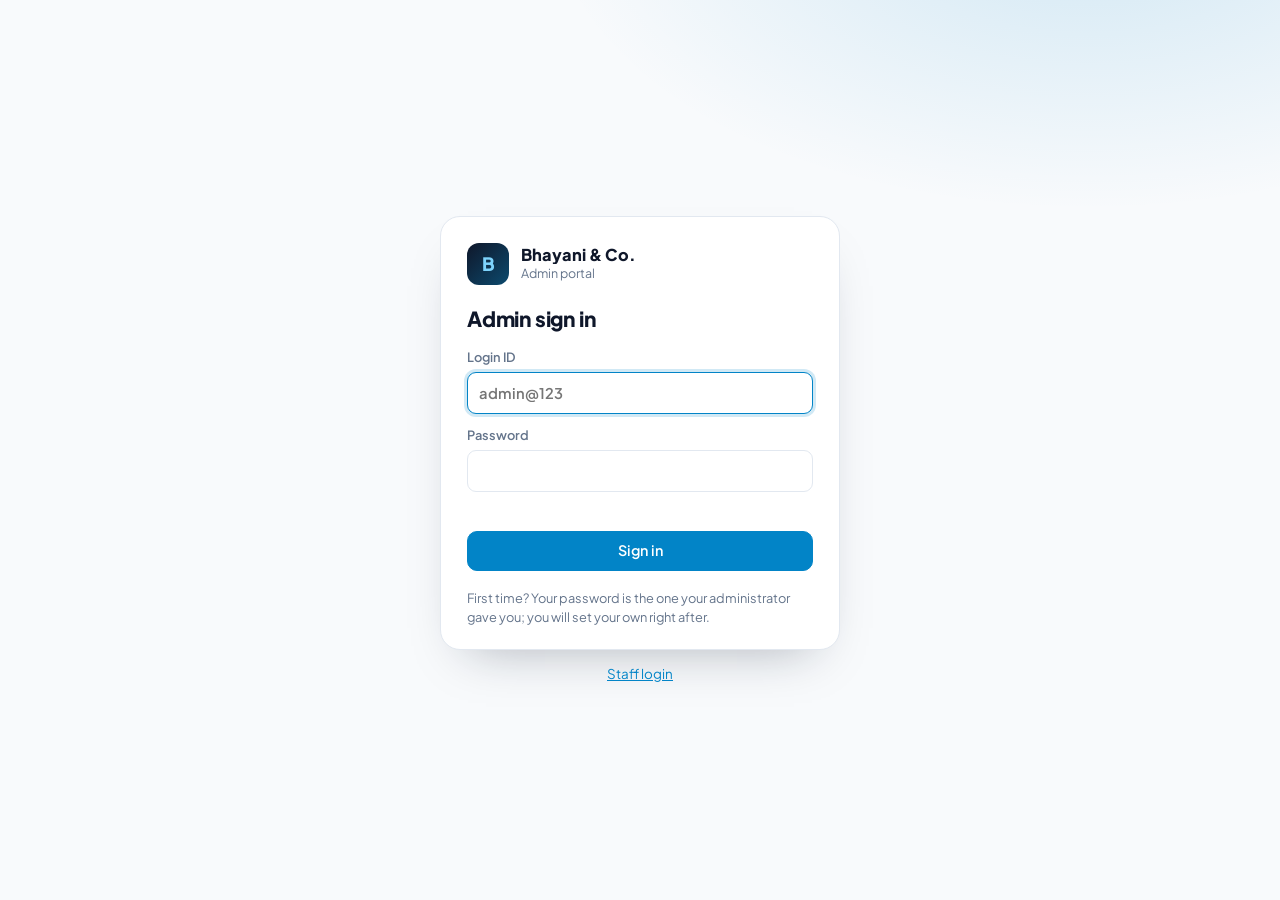
<file: admin/index.html>
<!doctype html>
<html lang="en">
<head>
<meta charset="utf-8">
<meta name="viewport" content="width=device-width,initial-scale=1,viewport-fit=cover">
<meta name="robots" content="noindex">
<title>Admin portal · Bhayani &amp; Co.</title>
<link rel="preconnect" href="https://fonts.googleapis.com">
<link rel="stylesheet" href="https://fonts.googleapis.com/css2?family=Plus+Jakarta+Sans:wght@400;500;600;700;800&family=JetBrains+Mono:wght@500;600&display=swap">
<link rel="stylesheet" href="/portal/portal.css">
<script src="/portal/supabase.js"></script>
<script src="/portal/config.js"></script>
<script src="/portal/core.js"></script>
</head>
<body>
<div id="app"></div>
<script>
(async () => {
const P = window.Portal, sb = P.sb, esc = P.esc, $ = P.$, CFG = window.PORTAL;
const fmtDT = s => s ? new Date(s).toLocaleString('en-IN', { day: '2-digit', month: 'short', year: '2-digit', hour: '2-digit', minute: '2-digit' }) : '—';
const LOGIN_URL = location.origin + '/login/';
let accUser = '', me = null, view = 'dash', users = [], access = [], clients = [], profiles = {}, mail = {}, firm = {};


async function loadAll() {
  const [u, a, c, m, f, pr] = await Promise.all([
    sb.from('profiles').select('*').order('created_at'),
    sb.from('access').select('*'),
    sb.from('clients').select('*').order('name'),
    sb.from('settings').select('value').eq('key', 'mail').maybeSingle(),
    sb.from('settings').select('value').eq('key', 'public.firm').maybeSingle(),
    sb.from('docs').select('doc_id,data').eq('tool', 'portal').eq('parent', 'profiles'),
  ]);
  profiles = Object.fromEntries(((pr && pr.data) || []).map(r => [r.doc_id, r.data]));
  users = u.data || []; access = a.data || []; clients = c.data || []; mail = (m.data && m.data.value) || {}; firm = (f.data && f.data.value) || { name: 'Bhayani & Co.' };
}
const isSuper = () => me.role === 'superadmin';
const userName = id => { const u = users.find(x => x.id === id); return u ? (u.name || u.email) : 'Unknown'; };
const NAV = [['Overview', [['dash', 'Dashboard']]], ['People', [['users', 'Users'], ['access', 'Tool access']]], ['Masters', [['clients', 'Clients master'], ['tools', 'Tools']]], ['Work', [['cdash', 'Client dashboard ↗']]], ['Settings', [['mail', 'Mail configuration'], ['firm', 'Firm & my account'], ['log', 'Activity log']]]];

function shell() {
  $('#app').innerHTML = `
  <header class="p-top">
    <div class="p-brand"><div class="p-mark" aria-hidden="true">${esc((firm.name || 'B')[0])}</div><div style="min-width:0"><div class="p-brand-name">${esc(firm.name || 'Bhayani & Co.')}</div><div class="p-brand-sub">Admin portal</div></div></div>
    <div class="p-who"><span class="p-chip hide-m">${esc([me.name || me.email, P.roleLabel(me.role)].filter((v, i, a) => a.indexOf(v) === i).join(' · '))}</span><a class="p-btn sm" href="/login/">My tools</a><button class="p-btn sm" id="out">Sign out</button></div>
  </header>
  <div class="p-shell"><nav class="p-side" id="side" aria-label="Admin sections"></nav><main class="p-main" id="view"></main></div>`;
  $('#out').onclick = async () => { await P.signOut(); location.reload(); };
  render();
}
function render() {
  $('#side').innerHTML = NAV.map(([g, items]) => `<div class="lab">${esc(g)}</div>${items.map(([k, l]) => `<button type="button" data-nav="${k}"${view === k ? ' aria-current="page"' : ''}>${esc(l)}</button>`).join('')}`).join('');
  $('#side').querySelectorAll('[data-nav]').forEach(b => b.onclick = () => { if (b.dataset.nav === 'cdash') { window.open('/clients/', '_blank', 'noopener'); return; } view = b.dataset.nav; render(); window.scrollTo(0, 0); });
  ({ dash, users: usersView, access: accessView, clients: clientsView, tools: toolsView, mail: mailView, firm: firmView, log: logView })[view]();
}
const head = (t, sub, actions = '') => `<div class="p-head"><div><h1>${esc(t)}</h1>${sub ? `<p>${sub}</p>` : ''}</div><div class="p-row">${actions}</div></div>`;

/* ---------------------------------------------------------------- dashboard */
async function dash() {
  const { data: act } = await sb.from('activity').select('*').order('at', { ascending: false }).limit(8);
  const active = users.filter(u => u.active), never = users.filter(u => !u.last_login), pending = users.filter(u => u.must_change_pw);
  $('#view').innerHTML = `
  <section class="p-hero"><div><div class="eyebrow">Admin portal</div><h1>Welcome, ${esc((me.name || 'Admin').split(' ')[0])}</h1><p>Add people, choose which tools and which parts of each tool they can use, and keep the masters and mail settings in one place.</p></div>
    <div class="p-row"><button class="p-btn primary" id="q-add">Add a user</button><button class="p-btn" style="background:rgba(255,255,255,.1);color:#fff;border-color:rgba(255,255,255,.25)" id="q-acc">Set tool access</button></div></section>
  <div class="p-tiles">
    <div class="p-tile"><span class="k">Users</span><span class="v">${users.length}</span><span class="muted small">${active.length} active</span></div>
    <div class="p-tile"><span class="k">Admins</span><span class="v">${users.filter(u => P.isAdmin(u)).length}</span><span class="muted small">full access to every tool</span></div>
    <div class="p-tile"><span class="k">Never signed in</span><span class="v">${never.length}</span><span class="muted small">${pending.length} still on first-time password</span></div>
    <div class="p-tile"><span class="k">Tools live</span><span class="v">${CFG.tools.length}</span><span class="muted small">${clients.length} clients in master</span></div>
  </div>
  <section class="p-panel"><div class="p-panel-h"><h2>Recent activity</h2><button class="p-btn sm" id="q-log">See all</button></div>
    ${(act || []).length ? `<div class="p-scroll"><table class="p-table"><tbody>${act.map(r => `<tr><td class="mono small">${fmtDT(r.at)}</td><td>${esc(r.email || '')}</td><td>${esc(actLabel(r.action))}</td><td class="muted small">${esc(r.detail || '')}</td></tr>`).join('')}</tbody></table></div>` : '<div class="p-empty">Nothing yet.</div>'}
  </section>`;
  $('#q-add').onclick = () => userDialog(); $('#q-acc').onclick = () => { view = 'access'; render(); }; $('#q-log').onclick = () => { view = 'log'; render(); };
}
const actLabel = a => ({ login: 'Signed in', 'password.change': 'Changed password', 'user.create': 'Added a user', 'user.update': 'Changed a user', 'user.reset_password': 'Reset a password', 'user.delete': 'Deleted a user', 'access.update': 'Changed tool access', 'tool.open': 'Opened a tool', 'clients.update': 'Changed clients master', 'settings.update': 'Changed settings' })[a] || a;
const log = (action, detail) => sb.from('activity').insert({ user_id: me.id, email: me.email, action, detail }).then(() => {});

/* ---------------------------------------------------------------- users */
function usersView() {
  const rows = users.map(u => {
    const n = P.isAdmin(u) ? 'All' : access.filter(a => a.user_id === u.id).length;
    const status = !u.active ? '<span class="p-chip bad">Switched off</span>' : u.must_change_pw ? '<span class="p-chip warn">First-time password</span>' : '<span class="p-chip good">Active</span>';
    const canTouch = u.role === 'user' || isSuper();
    return `<tr><td><b>${esc(u.name || '—')}</b><div class="muted small">${esc(u.login_id || u.email)}</div></td><td>${esc(P.roleLabel(u.role))}</td><td>${status}</td><td>${n}</td><td class="mono small">${fmtDT(u.last_login)}</td>
      <td class="act">${canTouch ? `<button class="p-btn sm" data-edit="${u.id}">Edit</button> ${u.role === 'user' ? `<button class="p-btn sm" data-acc="${u.id}">Access</button> ` : ''}<button class="p-btn sm" data-mail="${u.id}">Email login</button> ${u.id !== me.id ? `<button class="p-btn sm" data-reset="${u.id}">Reset password</button>` : ''}` : '<span class="muted small">Super Admin only</span>'}</td></tr>`;
  }).join('');
  $('#view').innerHTML = head('Users', `Everyone who can sign in. New users start with the password <b class="mono">${esc(CFG.defaultPassword)}</b> and must set their own at first sign-in. Login ID is their email address.`, '<button class="p-btn primary" id="add">Add a user</button>') +
    `<section class="p-panel"><div class="p-scroll"><table class="p-table"><thead><tr><th>Name</th><th>Role</th><th>Status</th><th>Tools</th><th>Last sign-in</th><th></th></tr></thead><tbody>${rows}</tbody></table></div></section>`;
  $('#add').onclick = () => userDialog();
  $('#view').querySelectorAll('[data-edit]').forEach(b => b.onclick = () => userDialog(users.find(u => u.id === b.dataset.edit)));
  $('#view').querySelectorAll('[data-acc]').forEach(b => b.onclick = () => { accUser = b.dataset.acc; view = 'access'; render(); });
  $('#view').querySelectorAll('[data-mail]').forEach(b => b.onclick = () => mailUser(users.find(u => u.id === b.dataset.mail), 'welcome'));
  $('#view').querySelectorAll('[data-reset]').forEach(b => b.onclick = () => resetPw(users.find(u => u.id === b.dataset.reset)));
}
function dialog(html) {
  const d = document.createElement('dialog'); d.className = 'p-dialog'; d.innerHTML = html; document.body.appendChild(d); d.showModal();
  d.addEventListener('close', () => d.remove()); return d;
}
function userDialog(u) {
  const isNew = !u;
  const roleOpts = isSuper() ? (u && u.role === 'superadmin' ? [['superadmin', 'Super Admin']] : [['user', 'User'], ['admin', 'Admin (full access, manages users)']]) : [['user', 'User']];
  const d = dialog(`<form class="p-form" novalidate><h2>${isNew ? 'Add a user' : 'Edit user'}</h2>
    <div class="p-grid2">
      <label>Full name<input name="name" type="text" value="${esc(u ? u.name || '' : '')}" required></label>
      <label>Email (login ID)<input name="email" type="email" value="${esc(u ? u.email : '')}" ${isNew ? '' : 'disabled'} required></label>
      <label>Role<select name="role">${roleOpts.map(([v, l]) => `<option value="${v}"${u && u.role === v ? ' selected' : ''}>${l}</option>`).join('')}</select></label>
      ${isNew ? '' : `<label>Status<select name="active" ${u.role === 'superadmin' ? 'disabled' : ''}><option value="1"${u.active ? ' selected' : ''}>Active — can sign in</option><option value="0"${!u.active ? ' selected' : ''}>Switched off — cannot sign in</option></select></label>`}
    </div>
    ${isNew ? `<p class="p-note">The user signs in at <b>${esc(LOGIN_URL)}</b> with their email and <b class="mono">${esc(CFG.defaultPassword)}</b>, then sets their own password. Next you choose which tools they get.</p>` : ''}
    <div class="p-err" role="alert"></div>
    <div class="p-row end">${!isNew && u.role !== 'superadmin' && u.id !== me.id ? '<button type="button" class="p-btn danger" id="del" style="margin-right:auto">Delete user</button>' : ''}<button type="button" class="p-btn ghost" id="cancel">Cancel</button><button type="submit" class="p-btn primary">${isNew ? 'Add user' : 'Save'}</button></div></form>`);
  const f = $('form', d), err = $('.p-err', d);
  $('#cancel', d).onclick = () => d.close();
  if ($('#del', d)) $('#del', d).onclick = async () => {
    if ($('#del', d).dataset.sure !== '1') { $('#del', d).dataset.sure = '1'; $('#del', d).textContent = 'Click again to delete for good'; return; }
    const { error } = await sb.rpc('admin_delete_user', { p_user: u.id });
    if (error) { err.textContent = P.errText(error); return; }
    d.close(); await loadAll(); render(); P.toast('User deleted');
  };
  f.onsubmit = async (ev) => {
    ev.preventDefault(); err.textContent = '';
    const name = f.name.value.trim(), role = f.role.value;
    if (!name) { err.textContent = 'Enter the name.'; return; }
    if (isNew) {
      const email = f.email.value.trim().toLowerCase();
      if (!/^[^@\s]+@[^@\s]+\.[^@\s]+$/.test(email)) { err.textContent = 'Enter a valid email address.'; return; }
      const { data, error } = await sb.rpc('admin_create_user', { p_email: email, p_name: name, p_role: role });
      if (error) { err.textContent = P.errText(error); return; }
      d.close(); await loadAll();
      const nu = users.find(x => x.id === data);
      if (role === 'user') { accUser = data; view = 'access'; } render();
      createdDialog(nu);
    } else {
      const active = f.active ? f.active.value === '1' : true;
      const { error } = await sb.rpc('admin_update_user', { p_user: u.id, p_name: name, p_role: role, p_active: active });
      if (error) { err.textContent = P.errText(error); return; }
      d.close(); await loadAll(); render(); P.toast('Saved');
    }
  };
}
function createdDialog(u) {
  if (!u) return;
  const text = `Login page: ${LOGIN_URL}\nLogin ID: ${u.email}\nFirst-time password: ${CFG.defaultPassword}`;
  const d = dialog(`<div class="p-form"><h2>${esc(u.name || u.email)} is added</h2><p class="p-sub">Share these sign-in details. They will be asked to set their own password.</p>
    <pre class="p-note mono" style="white-space:pre-wrap;margin:0">${esc(text)}</pre>
    <div class="p-row end"><button class="p-btn" id="copy">Copy</button><button class="p-btn" id="mail">Email login details</button><button class="p-btn primary" id="ok">${u.role === 'user' ? 'Now choose their tools' : 'Done'}</button></div></div>`);
  $('#copy', d).onclick = async () => { try { await navigator.clipboard.writeText(text); P.toast('Copied'); } catch { P.toast('Copy is blocked here — select the text instead', true); } };
  $('#mail', d).onclick = () => mailUser(u, 'welcome');
  $('#ok', d).onclick = () => d.close();
}
async function resetPw(u) {
  const d = dialog(`<div class="p-form"><h2>Reset password?</h2><p class="p-sub">${esc(u.name || u.email)}'s password goes back to <b class="mono">${esc(CFG.defaultPassword)}</b>, and they must set a new one at next sign-in.</p><div class="p-err"></div>
    <div class="p-row end"><button class="p-btn ghost" id="c">Cancel</button><button class="p-btn primary" id="go">Reset password</button></div></div>`);
  $('#c', d).onclick = () => d.close();
  $('#go', d).onclick = async () => {
    const { error } = await sb.rpc('admin_reset_password', { p_user: u.id });
    if (error) { $('.p-err', d).textContent = P.errText(error); return; }
    d.close(); await loadAll(); render(); P.toast('Password reset');
    mailOffer(u, 'reset');
  };
}
function mailOffer(u, kind) {
  const d = dialog(`<div class="p-form"><h2>Tell ${esc(u.name || u.email)}?</h2><p class="p-sub">Open an email with the new sign-in details, ready to send from your mail app.</p><div class="p-row end"><button class="p-btn ghost" id="n">Not now</button><button class="p-btn primary" id="y">Open email</button></div></div>`);
  $('#n', d).onclick = () => d.close(); $('#y', d).onclick = () => { mailUser(u, kind); d.close(); };
}
function fill(tpl, u) {
  return String(tpl || '').replace(/\{name\}/g, u.name || '').replace(/\{email\}/g, u.email).replace(/\{login_url\}/g, LOGIN_URL).replace(/\{password\}/g, CFG.defaultPassword).replace(/\{signature\}/g, mail.signature || '').replace(/\{firm\}/g, firm.name || '');
}
function mailUser(u, kind) {
  const subj = fill(kind === 'reset' ? mail.resetSubject : mail.welcomeSubject, u), body = fill(kind === 'reset' ? mail.resetBody : mail.welcomeBody, u);
  const q = [`subject=${encodeURIComponent(subj)}`, `body=${encodeURIComponent(body)}`]; if (mail.cc) q.push(`cc=${encodeURIComponent(mail.cc)}`);
  location.href = `mailto:${encodeURIComponent(u.email)}?${q.join('&')}`;
}

/* ---------------------------------------------------------------- tool access */
function accessView() {
  const plain = users.filter(u => u.role === 'user');
  if (!accUser || !plain.some(u => u.id === accUser)) accUser = (plain[0] || {}).id || '';
  const u = plain.find(x => x.id === accUser);
  const mine = Object.fromEntries(access.filter(a => a.user_id === accUser).map(a => [a.tool, a]));
  const rows = !u ? '' : CFG.tools.map(t => {
    const a = mine[t.slug], lvl = a ? a.level : '', secs = Object.entries(t.sections), on = a && a.sections ? new Set(a.sections) : null;
    return `<div class="p-acc ${a ? '' : 'off'}" data-tool="${t.slug}"><div class="p-acc-h"><div><b>${esc(t.name)}</b><div class="muted small">${esc(t.group)} · ${esc(t.blurb)}</div></div>
      <select data-lvl aria-label="Access to ${esc(t.name)}"><option value="">No access</option>${Object.entries(CFG.levels).map(([k, l]) => `<option value="${k}"${lvl === k ? ' selected' : ''}>${l}</option>`).join('')}</select></div>
      <div data-secwrap ${a ? '' : 'hidden'}><label class="p-secs" style="margin-bottom:8px"><span style="display:flex;gap:8px;align-items:center;font-weight:600"><input type="checkbox" data-all ${!on ? 'checked' : ''}> All sections (including ones added later)</span></label>
      <div class="p-secs" data-secs ${!on ? 'hidden' : ''}>${secs.map(([k, l]) => `<label><input type="checkbox" value="${k}" ${!on || on.has(k) ? 'checked' : ''}> ${esc(l)}</label>`).join('')}</div></div></div>`;
  }).join('');
  $('#view').innerHTML = head('Tool access', 'Choose which tools each user gets, how much they can do, and — if you want — only some sections of a tool. Admins always have every tool in full.', '') +
    (plain.length ? `<section class="p-panel"><div class="p-panel-h"><label class="p-f" style="min-width:min(100%,320px)">User<select id="acc-user">${plain.map(x => `<option value="${x.id}"${x.id === accUser ? ' selected' : ''}>${esc(x.name || x.email)} — ${esc(x.email)}${x.active ? '' : ' (switched off)'}</option>`).join('')}</select></label>
      <div class="p-row"><button class="p-btn" id="acc-none">Remove all</button><button class="p-btn" id="acc-allv">All tools, view only</button><button class="p-btn primary" id="acc-save">Save access</button></div></div>
      <div class="p-panel-b"><p class="muted small" style="margin:0 0 10px">View only: can look but not change. Use: can enter and edit data. Full control: everything in that tool, including its masters and deleting.</p><div class="p-access">${rows}</div></div></section>`
      : `<div class="p-panel"><div class="p-empty">No users yet (admins already see everything). <button class="p-btn primary sm" id="acc-add">Add a user</button></div></div>`);
  if (!plain.length) { $('#acc-add').onclick = () => userDialog(); return; }
  $('#acc-user').onchange = e => { accUser = e.target.value; accessView(); };
  $('#view').querySelectorAll('.p-acc').forEach(box => {
    const lvl = $('[data-lvl]', box), all = $('[data-all]', box);
    lvl.onchange = () => { box.classList.toggle('off', !lvl.value); $('[data-secwrap]', box).hidden = !lvl.value; };
    all.onchange = () => { $('[data-secs]', box).hidden = all.checked; if (!all.checked) $('[data-secs]', box).querySelectorAll('input').forEach(i => i.checked = true); };
  });
  $('#acc-none').onclick = () => $('#view').querySelectorAll('[data-lvl]').forEach(s => { s.value = ''; s.onchange(); });
  $('#acc-allv').onclick = () => $('#view').querySelectorAll('[data-lvl]').forEach(s => { s.value = 'view'; s.onchange(); });
  $('#acc-save').onclick = async () => {
    const rows = [];
    for (const box of $('#view').querySelectorAll('.p-acc')) {
      const lvl = $('[data-lvl]', box).value; if (!lvl) continue;
      const all = $('[data-all]', box).checked, secs = [...box.querySelectorAll('[data-secs] input:checked')].map(i => i.value);
      if (!all && !secs.length) { P.toast(`Tick at least one section of ${CFG.tools.find(t => t.slug === box.dataset.tool).name}, or set it to No access`, true); return; }
      rows.push({ user_id: accUser, tool: box.dataset.tool, level: lvl, sections: all ? null : secs });
    }
    const keep = rows.map(r => r.tool);
    const del = access.filter(a => a.user_id === accUser && !keep.includes(a.tool)).map(a => a.tool);
    if (del.length) { const { error } = await sb.from('access').delete().eq('user_id', accUser).in('tool', del); if (error) { P.toast(P.errText(error), true); return; } }
    if (rows.length) { const { error } = await sb.from('access').upsert(rows); if (error) { P.toast(P.errText(error), true); return; } }
    log('access.update', `${userName(accUser)}: ${rows.map(r => `${r.tool}=${r.level}${r.sections ? '(' + r.sections.length + ')' : ''}`).join(', ') || 'none'}`);
    await loadAll(); accessView(); P.toast('Access saved — it applies the next time they open a tool');
  };
}

/* ---------------------------------------------------------------- clients master */
const toolName = slug => (CFG.tools.find(t => t.slug === slug) || {}).name || slug;
const shortTool = slug => ({ gst: 'GST', tds: 'TDS', depreciation: 'Depreciation', costing: 'Costing', 'financial-analysis': 'Fin. analysis', cfo: 'CFO', 'internal-audit': 'Internal audit', remittance: 'Remittance' })[slug] || slug;
function clientsView() {
  $('#view').innerHTML = head('Clients master', 'Set each client up once. Tick the tools the client uses and the client appears inside each of those tools with its PAN, TAN and GSTINs filled in. Changes to name, PAN or TAN flow to the tools the next time they are opened.', '<a class="p-btn" href="/clients/" target="_blank" rel="noopener">Client dashboard ↗</a><button class="p-btn primary" id="add">Add client</button>') +
    `<section class="p-panel"><div class="p-panel-h"><input type="search" id="q" placeholder="Search name, PAN, GSTIN" style="max-width:340px"><span class="muted small">${clients.length} clients</span></div>
    ${clients.length ? `<div class="p-scroll"><table class="p-table"><thead><tr><th>Client</th><th>PAN · TAN</th><th>GSTINs</th><th>Tools</th><th>Staff</th><th></th></tr></thead><tbody id="ct"></tbody></table></div>` : '<div class="p-empty">No clients yet. Add one and tick the tools it uses.</div>'}</section>`;
  const draw = () => {
    const q = ($('#q').value || '').toLowerCase();
    const L = clients.filter(c => !q || [c.name, c.pan, c.gstin, c.email, c.tan].some(v => (v || '').toLowerCase().includes(q)));
    if ($('#ct')) $('#ct').innerHTML = L.map(c => { const pr = profiles[c.id] || {}; const g = pr.gstins || (c.gstin ? [{ gstin: c.gstin }] : []);
      return `<tr><td><b>${esc(c.name)}</b><div class="muted small">${esc([pr.constitution, pr.industry && CFG.industries[pr.industry]].filter(Boolean).join(' · '))}</div></td><td class="mono small">${esc(c.pan || '—')}<div>${esc(c.tan || '')}</div></td><td class="mono small">${g.map(x => esc(x.gstin)).join('<br>') || '—'}</td>
      <td>${(pr.tools || []).map(t => `<span class="p-chip" style="margin:0 4px 4px 0">${esc(shortTool(t))}</span>`).join('') || '<span class="muted small">none</span>'}</td><td class="small">${(c.assigned || []).map(userName).map(esc).join(', ') || '<span class="muted">—</span>'}</td><td class="act"><button class="p-btn sm" data-edit="${c.id}">Edit</button></td></tr>`; }).join('');
    $('#view').querySelectorAll('[data-edit]').forEach(b => b.onclick = () => clientDialog(clients.find(c => c.id === b.dataset.edit)));
  };
  $('#q').oninput = draw; draw();
  $('#add').onclick = () => clientDialog();
}
async function pushProfile(pr) {
  const now = new Date().toISOString();
  const { error } = await sb.from('docs').upsert({ tool: 'portal', path: 'profiles/' + pr.id, parent: 'profiles', doc_id: pr.id, data: pr, updated_at: now, updated_by: me.id }, { onConflict: 'tool,path' });
  if (error) throw error;
  const on = CFG.clientTools.filter(t => (pr.tools || []).includes(t)), off = CFG.clientTools.filter(t => !on.includes(t));
  if (on.length) { const { error: e2 } = await sb.from('docs').upsert(on.map(t => ({ tool: t, path: '_pclients/' + pr.id, parent: '_pclients', doc_id: pr.id, data: pr, updated_at: now, updated_by: me.id })), { onConflict: 'tool,path' }); if (e2) throw e2; }
  if (off.length) await sb.from('docs').delete().eq('path', '_pclients/' + pr.id).in('tool', off);
}
function clientDialog(c) {
  const isNew = !c; c = c || { assigned: [] };
  const pr = (c.id && profiles[c.id]) || {};
  let gstins = (pr.gstins || (c.gstin ? [{ gstin: c.gstin, trade: '', freq: 'M' }] : [])).map(g => ({ ...g }));
  const Y = new Date().getMonth() >= 3 ? new Date().getFullYear() : new Date().getFullYear() - 1;
  const opt = (list, v) => list.map(([k, l]) => `<option value="${esc(k)}"${String(v) === String(k) ? ' selected' : ''}>${esc(l)}</option>`).join('');
  const d = dialog(`<form class="p-form" novalidate><h2>${isNew ? 'Add client' : 'Edit client'}</h2>
    <div class="p-grid2">
      <label class="full">Legal name<input name="name" type="text" value="${esc(c.name || '')}" required></label>
      <label>Constitution<select name="constitution">${opt(CFG.constitutions.map(x => [x, x]), pr.constitution || 'Private limited company')}</select></label>
      <label>Industry<select name="industry"><option value="">Not set</option>${opt(Object.entries(CFG.industries), pr.industry || '')}</select></label>
      <label>PAN<input name="pan" type="text" maxlength="10" value="${esc(c.pan || '')}" placeholder="ABCDE1234F"></label>
      <label>TAN<input name="tan" type="text" maxlength="10" value="${esc(c.tan || '')}" placeholder="AHMA12345B"></label>
      <label>Turnover last year (₹ crore)<input name="aato" type="number" min="0" step="0.01" value="${esc(pr.aato ?? '')}"></label>
      <label>Financial year<select name="fy">${opt([Y - 1, Y, Y + 1].map(y => [y, `FY ${y}-${String(y + 1).slice(2)}`]), pr.fy || Y)}</select></label>
      <label>Contact person<input name="contact" type="text" value="${esc(c.contact || '')}"></label>
      <label>Email<input name="email" type="text" value="${esc(c.email || '')}"></label>
      <label>Phone<input name="phone" type="text" value="${esc(c.phone || '')}"></label>
      <label class="full">Address<input name="address" type="text" value="${esc(c.address || '')}"></label>
    </div>
    <fieldset style="border:1px solid var(--line);border-radius:12px;padding:10px 12px;display:grid;gap:8px"><legend class="small muted">GST registrations</legend><div id="gl"></div><div><button type="button" class="p-btn sm" id="gadd">Add GSTIN</button></div></fieldset>
    <fieldset style="border:1px solid var(--line);border-radius:12px;padding:10px 12px"><legend class="small muted">Tools this client uses</legend><div class="p-secs">${CFG.clientTools.map(t => `<label><input type="checkbox" name="tool" value="${t}" ${(pr.tools || []).includes(t) ? 'checked' : ''}> ${esc(toolName(t))}</label>`).join('')}</div>
      <p class="muted small" style="margin:8px 0 0">Ticked tools get this client automatically. Unticking stops the link; the client's work already in that tool stays there.</p></fieldset>
    <fieldset style="border:1px solid var(--line);border-radius:12px;padding:10px 12px"><legend class="small muted">Staff assigned (they see this client on their dashboard)</legend><div class="p-secs">${users.filter(u => u.role === 'user').map(u => `<label><input type="checkbox" name="staff" value="${u.id}" ${(c.assigned || []).includes(u.id) ? 'checked' : ''}> ${esc(u.name || u.email)}</label>`).join('') || '<span class="muted small">No staff users yet</span>'}</div></fieldset>
    <label>Notes<textarea name="notes">${esc(c.notes || '')}</textarea></label>
    <div class="p-err" role="alert"></div>
    <div class="p-row end">${isNew ? '' : '<button type="button" class="p-btn danger" id="del" style="margin-right:auto">Delete</button>'}<button type="button" class="p-btn ghost" id="cancel">Cancel</button><button type="submit" class="p-btn primary">Save client</button></div></form>`);
  d.style.width = 'min(760px, calc(100vw - 24px))';
  const f = $('form', d), err = $('.p-err', d);
  const drawG = () => {
    $('#gl', d).innerHTML = gstins.length ? gstins.map((g, i) => `<div class="p-row" style="flex-wrap:nowrap"><input data-g="${i}" data-k="gstin" type="text" maxlength="15" value="${esc(g.gstin || '')}" placeholder="24ABCDE1234F1Z5" style="flex:1 1 170px" class="mono"><input data-g="${i}" data-k="trade" type="text" value="${esc(g.trade || '')}" placeholder="Branch / trade name" style="flex:1 1 160px"><select data-g="${i}" data-k="freq" style="width:auto"><option value="M"${g.freq !== 'Q' ? ' selected' : ''}>Monthly</option><option value="Q"${g.freq === 'Q' ? ' selected' : ''}>Quarterly</option></select><button type="button" class="p-btn sm ghost" data-gdel="${i}" aria-label="Remove GSTIN">✕</button></div>`).join('') : '<span class="muted small">No GSTIN yet.</span>';
    $('#gl', d).querySelectorAll('[data-g]').forEach(el => el.oninput = el.onchange = () => { gstins[+el.dataset.g][el.dataset.k] = el.value; });
    $('#gl', d).querySelectorAll('[data-gdel]').forEach(b => b.onclick = () => { gstins.splice(+b.dataset.gdel, 1); drawG(); });
  };
  drawG(); $('#gadd', d).onclick = () => { gstins.push({ gstin: '', trade: '', freq: 'M' }); drawG(); };
  $('#cancel', d).onclick = () => d.close();
  if ($('#del', d)) $('#del', d).onclick = async () => {
    if ($('#del', d).dataset.sure !== '1') { $('#del', d).dataset.sure = '1'; $('#del', d).textContent = 'Click again — the tools keep their copies'; return; }
    await sb.from('clients').delete().eq('id', c.id);
    await sb.from('docs').delete().eq('path', '_pclients/' + c.id).in('tool', CFG.clientTools);
    await sb.from('docs').delete().eq('tool', 'portal').eq('path', 'profiles/' + c.id);
    log('clients.update', 'deleted ' + c.name); d.close(); await loadAll(); clientsView();
  };
  f.onsubmit = async ev => {
    ev.preventDefault(); err.textContent = '';
    const v = k => (f[k] ? String(f[k].value || '').trim() : '');
    const name = v('name'), pan = v('pan').toUpperCase(), tan = v('tan').toUpperCase();
    if (!name) { err.textContent = 'Enter the client name.'; return; }
    if (pan && !/^[A-Z]{5}[0-9]{4}[A-Z]$/.test(pan)) { err.textContent = 'PAN should look like ABCDE1234F.'; return; }
    if (tan && !/^[A-Z]{4}[0-9]{5}[A-Z]$/.test(tan)) { err.textContent = 'TAN should look like AHMA12345B.'; return; }
    const G = gstins.map(g => ({ gstin: String(g.gstin || '').trim().toUpperCase(), trade: String(g.trade || '').trim(), freq: g.freq === 'Q' ? 'Q' : 'M' })).filter(g => g.gstin);
    for (const g of G) {
      if (!/^[0-9]{2}[A-Z]{5}[0-9]{4}[A-Z][1-9A-Z]Z[0-9A-Z]$/.test(g.gstin)) { err.textContent = `GSTIN ${g.gstin} is not in the right format (15 characters).`; return; }
      if (pan && g.gstin.slice(2, 12) !== pan) { err.textContent = `GSTIN ${g.gstin} carries PAN ${g.gstin.slice(2, 12)}, not ${pan}.`; return; }
    }
    if (new Set(G.map(g => g.gstin)).size !== G.length) { err.textContent = 'The same GSTIN is listed twice.'; return; }
    const id = c.id || crypto.randomUUID();
    const row = { id, name, pan: pan || (G[0] ? G[0].gstin.slice(2, 12) : ''), tan, gstin: G[0] ? G[0].gstin : '', contact: v('contact'), email: v('email'), phone: v('phone'), address: v('address'), notes: v('notes'),
      assigned: [...d.querySelectorAll('input[name=staff]:checked')].map(i => i.value) };
    const profile = { id, name, pan: row.pan, tan, gstins: G, constitution: v('constitution'), industry: v('industry'), aato: v('aato') === '' ? '' : +v('aato'), fy: +v('fy'),
      contact: row.contact, email: row.email, phone: row.phone, address: row.address, tools: [...d.querySelectorAll('input[name=tool]:checked')].map(i => i.value), updatedAt: new Date().toISOString() };
    const { error } = isNew ? await sb.from('clients').insert(row) : await sb.from('clients').update(row).eq('id', id);
    if (error) { err.textContent = P.errText(error); return; }
    try { await pushProfile(profile); } catch (e) { err.textContent = 'Saved the client, but linking to the tools failed: ' + P.errText(e); return; }
    log('clients.update', `${isNew ? 'added' : 'changed'} ${name}${profile.tools.length ? ' · tools: ' + profile.tools.map(shortTool).join(', ') : ''}`);
    d.close(); await loadAll(); clientsView(); P.toast(profile.tools.length ? `Saved — ${name} will appear in ${profile.tools.length} tool${profile.tools.length > 1 ? 's' : ''}` : 'Client saved');
  };
}

/* ---------------------------------------------------------------- tools */
function toolsView() {
  $('#view').innerHTML = head('Tools', 'Every tool on the portal. As an admin you open each one with full control — use this to manage the masters inside each tool (vendor, customer, HSN, rate masters and so on).') +
    `<section class="p-panel"><div class="p-scroll"><table class="p-table"><thead><tr><th>Tool</th><th>Project</th><th>Sections</th><th>Users with access</th><th></th></tr></thead><tbody>${CFG.tools.map(t => {
      const n = access.filter(a => a.tool === t.slug).length;
      return `<tr><td><b>${esc(t.name)}</b><div class="muted small">${esc(t.blurb)}</div></td><td>${esc(t.group)}</td><td>${Object.keys(t.sections).length}</td><td>${n}</td><td class="act"><a class="p-btn sm primary" href="/${t.slug}/" target="_blank" rel="noopener">Open ↗</a></td></tr>`;
    }).join('')}</tbody></table></div></section>`;
}

/* ---------------------------------------------------------------- mail configuration */
function mailView() {
  const F = (k, l, type = 'text', full) => `<label class="${full ? 'full' : ''}">${l}${type === 'area' ? `<textarea name="${k}" rows="7">${esc(mail[k] || '')}</textarea>` : `<input name="${k}" type="${type}" value="${esc(mail[k] || '')}">`}</label>`;
  $('#view').innerHTML = head('Mail configuration', 'The sender details and the messages used when you send people their sign-in details. Placeholders: {name}, {email}, {login_url}, {password}, {signature}, {firm}.') +
    `<form id="mf" class="p-form" novalidate>
    <section class="p-panel"><div class="p-panel-h"><h2>Sender</h2></div><div class="p-panel-b"><div class="p-grid2">${F('fromName', 'From name')}${F('fromEmail', 'From email', 'email')}${F('replyTo', 'Reply-to email', 'email')}${F('cc', 'Always copy (CC)', 'email')}${F('signature', 'Signature', 'area', true)}</div></div></section>
    <section class="p-panel"><div class="p-panel-h"><h2>Outgoing mail server (SMTP)</h2></div><div class="p-panel-b"><div class="p-grid2">${F('smtpHost', 'SMTP server', 'text')}${F('smtpPort', 'Port', 'text')}${F('smtpUser', 'SMTP username')}<label>Security<select name="smtpSecure">${['STARTTLS', 'SSL/TLS', 'None'].map(o => `<option${mail.smtpSecure === o ? ' selected' : ''}>${o}</option>`).join('')}</select></label></div>
      <p class="p-note" style="margin:12px 0 0">Today, "Email login details" opens a ready-made email in your own mail app, so nothing is sent without you. These server details are kept for switching on automatic sending later; the SMTP password is not stored here.</p></div></section>
    <section class="p-panel"><div class="p-panel-h"><h2>New user email</h2><button type="button" class="p-btn sm" data-try="welcome">Preview in my mail app</button></div><div class="p-panel-b"><div class="p-grid2">${F('welcomeSubject', 'Subject', 'text', true)}${F('welcomeBody', 'Message', 'area', true)}</div></div></section>
    <section class="p-panel"><div class="p-panel-h"><h2>Password reset email</h2><button type="button" class="p-btn sm" data-try="reset">Preview in my mail app</button></div><div class="p-panel-b"><div class="p-grid2">${F('resetSubject', 'Subject', 'text', true)}${F('resetBody', 'Message', 'area', true)}</div></div></section>
    <div class="p-row end"><button class="p-btn primary" type="submit">Save mail settings</button></div></form>`;
  const f = $('#mf');
  const read = () => { const o = { ...mail }; f.querySelectorAll('[name]').forEach(i => { o[i.name] = i.value; }); return o; };
  f.querySelectorAll('[data-try]').forEach(b => b.onclick = () => { mail = read(); mailUser(me, b.dataset.try); });
  f.onsubmit = async ev => {
    ev.preventDefault(); const v = read();
    const { error } = await sb.from('settings').upsert({ key: 'mail', value: v, updated_at: new Date().toISOString() });
    if (error) { P.toast(P.errText(error), true); return; }
    mail = v; log('settings.update', 'mail'); P.toast('Mail settings saved');
  };
}

/* ---------------------------------------------------------------- firm and my account */
function firmView() {
  $('#view').innerHTML = head('Firm & my account', '') + `
  <form id="ff" class="p-panel p-form" novalidate><div class="p-panel-h"><h2>Firm details</h2></div><div class="p-panel-b p-form"><div class="p-grid2">
    <label>Firm name<input name="name" type="text" value="${esc(firm.name || '')}"></label><label>Line under the name<input name="tagline" type="text" value="${esc(firm.tagline || '')}"></label></div>
    <p class="muted small" style="margin:0">Shown on the sign-in pages and portal headers.</p><div class="p-row end"><button class="p-btn primary" type="submit">Save</button></div></div></form>
  <section class="p-panel"><div class="p-panel-h"><h2>My account</h2></div><div class="p-panel-b p-form">
    <div class="p-grid2"><div><div class="muted small">Name</div><b>${esc(me.name || '—')}</b></div><div><div class="muted small">Login ID</div><b class="mono">${esc(me.login_id || me.email)}</b></div><div><div class="muted small">Role</div><b>${esc(P.roleLabel(me.role))}</b></div></div>
    <div class="p-row"><button class="p-btn" id="cp">Change my password</button></div></div></section>
  <section class="p-panel"><div class="p-panel-h"><h2>Pages</h2></div><div class="p-panel-b"><div class="p-grid2">
    <div><div class="muted small">Staff sign-in</div><a href="/login/">${esc(location.origin)}/login/</a></div><div><div class="muted small">Admin sign-in</div><a href="/admin/">${esc(location.origin)}/admin/</a></div></div></div></section>`;
  $('#cp').onclick = () => P.changePasswordDialog();
  $('#ff').onsubmit = async ev => {
    ev.preventDefault(); const v = { name: ev.target.name.value.trim() || 'Bhayani & Co.', tagline: ev.target.tagline.value.trim() };
    const { error } = await sb.from('settings').upsert({ key: 'public.firm', value: v, updated_at: new Date().toISOString() });
    if (error) { P.toast(P.errText(error), true); return; }
    firm = v; log('settings.update', 'firm'); shell(); P.toast('Saved');
  };
}

/* ---------------------------------------------------------------- activity */
async function logView() {
  $('#view').innerHTML = head('Activity log', 'Sign-ins, tool use and every change made in this portal — newest first.') + '<section class="p-panel"><div class="p-empty">Loading…</div></section>';
  const { data } = await sb.from('activity').select('*').order('at', { ascending: false }).limit(300);
  $('#view').innerHTML = head('Activity log', 'Sign-ins, tool use and every change made in this portal — newest first (last 300).') +
    `<section class="p-panel">${(data || []).length ? `<div class="p-scroll"><table class="p-table"><thead><tr><th>When</th><th>Who</th><th>What</th><th>Detail</th></tr></thead><tbody>${data.map(r => `<tr><td class="mono small">${fmtDT(r.at)}</td><td>${esc(r.email || '')}</td><td>${esc(actLabel(r.action))}</td><td class="small muted">${esc(r.detail || '')}</td></tr>`).join('')}</tbody></table></div>` : '<div class="p-empty">Nothing yet.</div>'}</section>`;
}

await P.gate($('#app'), 'admin', async (profile) => { me = profile; await loadAll(); shell(); });
})();
</script>
</body>
</html>
</file>
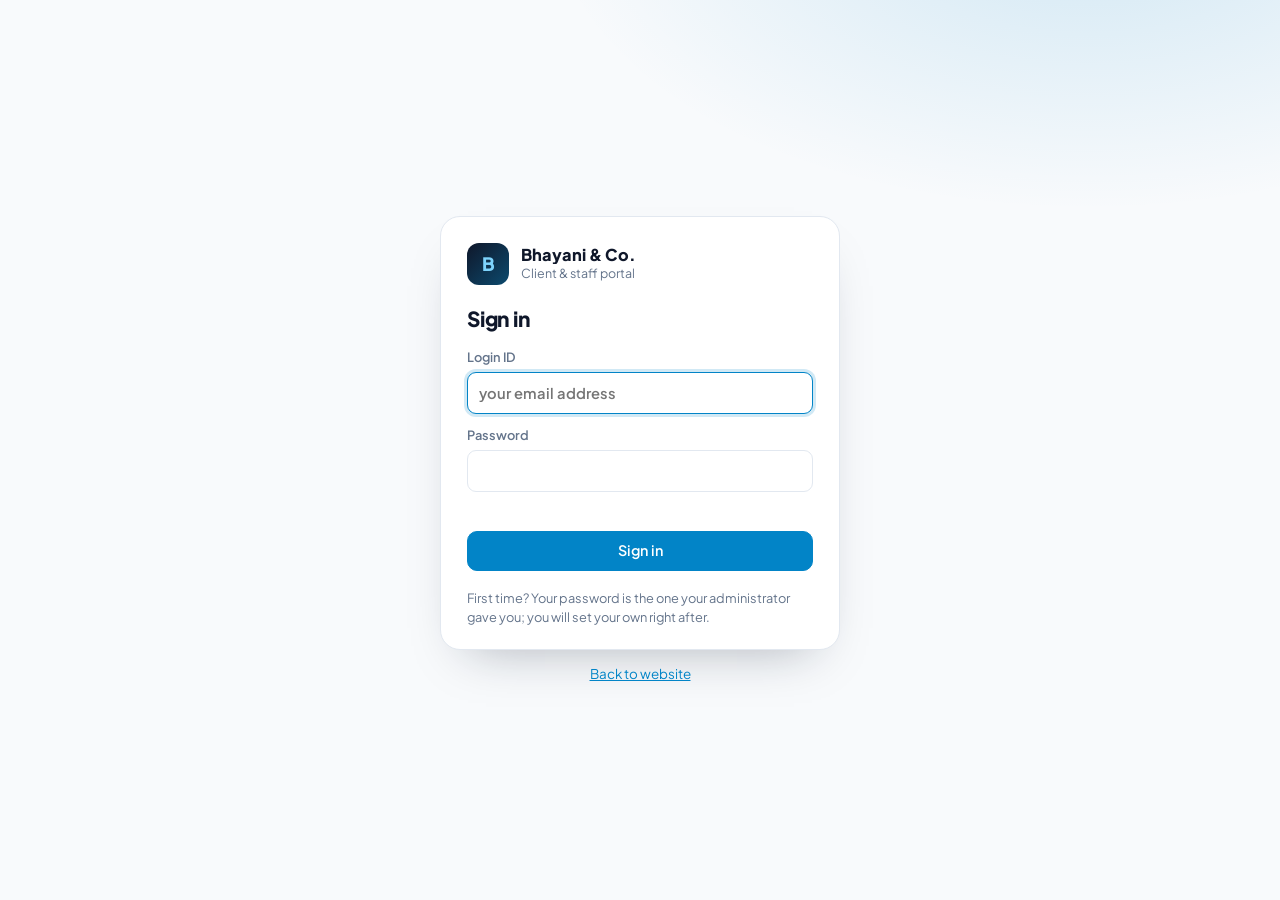
<file: cfo/index.html>
<!doctype html><html><head><meta charset=utf8><meta name="robots" content="noindex"><script src="/portal/supabase.js"></script><script src="/portal/config.js"></script><script src="/portal/connect.js" data-tool="cfo"></script><script src="/portal/integrate.js"></script><meta name=viewport content="width=device-width,initial-scale=1,viewport-fit=cover"><style>:root{color-scheme:light;box-sizing:border-box;padding-top:env(safe-area-inset-top,0px);padding-bottom:env(safe-area-inset-bottom,0px)}html{scroll-padding-top:env(safe-area-inset-top,0px)}body{margin:0;padding:0;font:14px -apple-system,BlinkMacSystemFont,sans-serif;background:#fff;color:#000}img{max-width:100%}[hidden]:not([hidden=until-found i]){display:none!important}</style></head><body>

<title>CFO Portal Desk</title>
<meta name="claude:viewport-fit-sides" content="cover">
<link rel="preconnect" href="https://fonts.googleapis.com">
<link rel="stylesheet" href="https://fonts.googleapis.com/css2?family=Cormorant+Garamond:wght@500;600;700&family=Manrope:wght@300;400;500;600;700&family=IBM+Plex+Mono:wght@400;500&display=swap">
<script src="/portal/xlsx.bundle.js"></script><script src="/portal/xlstyle.js"></script>
<style>
/* Layout: private-office command desk — a white rail of sections on the left, a calm light working area on the right; navy carries the text, gold marks only what a CFO must look at. */
/* Light, single-theme on purpose: a private-bank report look — white paper, deep navy ink, one restrained gold accent. */
:root {
  --bg: #F3F5F8; --bg2: #EAEEF3; --surface: #FFFFFF; --raise: #F7F8FA; --line: #E1E6ED; --line2: #CDD5E0;
  --fg: #0F1B2D; --muted: #5A6577; --faint: #8A93A3; --navy: #12305A; --navy2: #1D4478;
  --gold: #A07A33; --gold2: #B88F42; --gold-ink: #FFFFFF; --gold-soft: rgba(160, 122, 51, .09);
  --side: #FFFFFF; --side-fg: #12305A; --side-muted: #7A8597; --side-line: #E1E6ED;
  --focus: #1D4478; --input: #FFF9EC; --input-ink: #6A4E17;
  --good: #1B7F52; --good-bg: #E7F5EE; --warn: #A86512; --warn-bg: #FDF2E2; --bad: #B23A32; --bad-bg: #FBEAE8;
  --s1: #12305A; --s2: #A07A33; --s3: #C9D2DE;
  --shadow: 0 1px 2px rgba(15, 27, 45, .04), 0 10px 28px -18px rgba(15, 27, 45, .22);
  --f-display: "Cormorant Garamond", "Cormorant", Georgia, "Times New Roman", serif;
  --f-body: "Manrope", "Segoe UI", system-ui, Arial, sans-serif;
  --f-num: "Manrope", "Segoe UI", system-ui, Arial, sans-serif;
  --f-code: "IBM Plex Mono", Consolas, monospace;
  color-scheme: light;
}
* { box-sizing: border-box; }
[hidden] { display: none !important; }
html, body { background: var(--bg); }
body { color: var(--fg); font-family: var(--f-body); font-size: 14px; line-height: 1.5; margin: 0; padding: 0; -webkit-font-smoothing: antialiased; }
.app { display: grid; grid-template-columns: 252px minmax(0, 1fr); min-height: 100vh; background: linear-gradient(90deg, var(--side) 0 252px, transparent 252px); }
#view { display: grid; gap: 20px; align-content: start; }
#view > * { min-width: 0; }
.ref { display: block; font-size: 11.5px; color: var(--muted); }
.ref.neg { color: var(--bad); font-weight: 600; }
.scroll table td:first-child, .scroll table th:first-child { min-width: 180px; }
.mail-row td:first-child, .board table td:first-child { min-width: 0; }
table.trend td:first-child { min-width: 260px; }
.mail-row .actions button, .mail-row .actions a { white-space: nowrap; }
.app > * { min-width: 0; }

/* ---------- side rail */
.rail { background: var(--side); color: var(--side-fg); position: sticky; top: env(safe-area-inset-top, 0px); height: 100vh; overflow-y: auto; display: flex; flex-direction: column; gap: 18px;
  padding-block: 22px 18px; padding-left: max(18px, env(safe-area-inset-left, 0px)); padding-right: 18px; border-right: 1px solid var(--side-line); }
.brand { display: flex; gap: 12px; align-items: center; }
.mono-mark { width: 42px; height: 42px; border-radius: 50%; border: 1.5px solid var(--gold); display: grid; place-items: center; font-family: var(--f-display); font-weight: 700; font-size: 15px; letter-spacing: .08em; color: #FFFFFF; flex: none; background: var(--navy); box-shadow: 0 0 0 3px #FFFFFF, 0 0 0 4px var(--gold); }
.brand b { display: block; font-family: var(--f-display); font-size: 21px; font-weight: 600; letter-spacing: .01em; line-height: 1.1; color: var(--side-fg); }
.brand span { font-size: 10.5px; letter-spacing: .22em; text-transform: uppercase; color: var(--gold); }
.rail label { color: var(--side-muted); }
.rail select { background: var(--raise); color: var(--fg); border-color: var(--line2); }
.nav { display: grid; gap: 14px; }
.nav-grp { display: grid; gap: 2px; }
.nav-grp > span { font-size: 10px; letter-spacing: .2em; text-transform: uppercase; color: var(--side-muted); padding: 0 10px 4px; }
.tab { all: unset; box-sizing: border-box; cursor: pointer; display: flex; align-items: center; justify-content: space-between; gap: 8px; padding: 7px 10px; border-radius: 8px; color: var(--side-fg); font-size: 13.5px; opacity: .78; border-left: 2px solid transparent; }
.tab:hover { opacity: 1; background: var(--raise); }
.tab[aria-selected="true"] { opacity: 1; background: linear-gradient(90deg, #EEF2F8, rgba(238, 242, 248, 0)); border-left-color: var(--gold); color: var(--navy); font-weight: 700; }
.tab:focus-visible { outline: 2px solid var(--focus); outline-offset: 1px; }
.tab .cnt { font-size: 10.5px; font-weight: 700; min-width: 20px; text-align: center; padding: 1px 6px; border-radius: 999px; background: var(--bad-bg); color: var(--bad); }
.tab .cnt.w { background: var(--warn-bg); color: var(--warn); }
.rail-foot { margin-top: auto; display: grid; gap: 8px; font-size: 12px; color: var(--side-muted); }
.rail-foot button { background: var(--surface); color: var(--navy); border-color: var(--line2); }
.save-state { display: flex; align-items: center; gap: 7px; }
.dot { width: 7px; height: 7px; border-radius: 50%; background: var(--side-muted); }
.dot.ok { background: var(--good); } .dot.warn { background: var(--warn); }

/* ---------- main */
.main { padding-block: 26px 56px; padding-right: max(28px, env(safe-area-inset-right, 0px)); padding-left: 28px; display: grid; gap: 20px; align-content: start; }
.main > * { min-width: 0; }
.topbar { display: flex; flex-wrap: wrap; gap: 14px 24px; align-items: flex-end; justify-content: space-between; }
.eyebrow { font-size: 10.5px; letter-spacing: .24em; text-transform: uppercase; color: var(--gold); font-weight: 600; }
h1 { font-family: var(--f-display); font-weight: 600; font-size: clamp(30px, 3.2vw, 40px); line-height: 1.05; margin: 4px 0 0; letter-spacing: .005em; color: var(--navy); text-wrap: balance; }
h2, h3 { font-family: var(--f-display); font-weight: 600; margin: 0; text-wrap: balance; letter-spacing: .01em; color: var(--navy); }
h2 { font-size: 21px; } h3 { font-size: 18px; }
.sub { color: var(--muted); font-size: 13px; }
.num { font-family: var(--f-num); font-variant-numeric: tabular-nums lining-nums; text-align: right; white-space: nowrap; }
.mono { font-family: var(--f-code); font-size: 12px; }
.muted { color: var(--muted); } .small { font-size: 12px; }
.pos { color: var(--good); } .neg { color: var(--bad); }
button, select, input, textarea { font: inherit; color: inherit; }
button { cursor: pointer; border-radius: 8px; border: 1px solid var(--line2); background: var(--surface); padding: 7px 13px; font-weight: 500; }
button:hover { border-color: var(--gold); }
button.primary { background: var(--navy); color: #FFFFFF; border-color: var(--navy); font-weight: 700; letter-spacing: .01em; }
button.primary:hover { background: var(--navy2); border-color: var(--navy2); }
button.primary:hover { filter: brightness(1.05); }
button.danger { color: var(--bad); border-color: var(--bad); background: transparent; }
button.link { border: 0; background: none; padding: 0; color: var(--navy2); text-decoration: underline; text-decoration-color: var(--gold-soft); text-underline-offset: 3px; text-align: left; font-weight: 500; }
button.sm { padding: 4px 10px; font-size: 12px; }
button.chipbtn { border-radius: 999px; padding: 5px 12px; font-size: 12.5px; background: var(--raise); }
button:disabled { opacity: .45; cursor: not-allowed; }
button:focus-visible, input:focus-visible, select:focus-visible, textarea:focus-visible, tr[tabindex]:focus-visible, a:focus-visible { outline: 2px solid var(--focus); outline-offset: 2px; }
input, select, textarea { background: var(--raise); border: 1px solid var(--line2); border-radius: 8px; padding: 7px 10px; width: 100%; min-width: 0; }
input[type="checkbox"] { width: auto; accent-color: var(--gold); }
input[type="range"] { accent-color: var(--gold); padding: 0; border: 0; background: none; width: 100%; }
label { display: grid; gap: 5px; font-size: 11px; color: var(--muted); font-weight: 600; letter-spacing: .06em; text-transform: uppercase; }
label.check { display: flex; align-items: center; gap: 8px; color: var(--fg); font-size: 13px; text-transform: none; letter-spacing: 0; font-weight: 500; }
a { color: var(--navy2); }
a.btn { display: inline-flex; align-items: center; border-radius: 8px; border: 1px solid var(--line2); padding: 4px 10px; font-size: 12px; color: var(--fg); text-decoration: none; background: var(--surface); }
a.btn:hover { border-color: var(--gold); }
td input.cell { font-family: var(--f-num); font-variant-numeric: tabular-nums; text-align: right; background: var(--input); color: var(--input-ink); padding: 3px 7px; min-width: 66px; border-radius: 6px; border-color: transparent; }
td input.cell:hover { border-color: var(--line2); }
td input.cell.txt { text-align: left; font-family: var(--f-body); background: var(--raise); color: var(--fg); min-width: 110px; }
td select.cell { padding: 3px 7px; font-size: 12.5px; min-width: 100px; }
.banner { background: var(--gold-soft); border: 1px solid var(--gold); border-radius: 12px; padding: 11px 16px; display: flex; flex-wrap: wrap; gap: 8px 16px; align-items: center; justify-content: space-between; font-size: 13px; }
.banner strong { color: var(--navy); font-weight: 700; }
.settings { display: grid; grid-template-columns: repeat(auto-fit, minmax(150px, 1fr)); gap: 12px; align-items: end; padding: 14px 16px; border: 1px solid var(--line); border-radius: 14px; background: var(--surface); }
.totals { display: grid; grid-template-columns: repeat(auto-fit, minmax(210px, 1fr)); gap: 14px; }
div.tot { position: relative; background: var(--surface); border: 1px solid var(--line); border-radius: 14px; padding: 16px 18px 15px; display: grid; gap: 5px; align-content: start; box-shadow: var(--shadow); overflow: hidden; }
div.tot::before { content: ""; position: absolute; inset: 0 0 auto; height: 2px; background: linear-gradient(90deg, var(--gold), transparent 70%); opacity: .8; }
div.tot .k { font-size: 10.5px; text-transform: uppercase; letter-spacing: .16em; color: var(--muted); font-weight: 600; }
div.tot .v { font-family: var(--f-num); font-variant-numeric: tabular-nums lining-nums; font-size: 30px; font-weight: 300; letter-spacing: -.01em; line-height: 1.1; }
div.tot .n { font-size: 12px; color: var(--muted); }
div.tot.lead .v { color: var(--navy); }
div.tot.bad .v { color: var(--bad); } div.tot.warn .v { color: var(--warn); } div.tot.good .v { color: var(--good); }
div.tot.bad::before { background: linear-gradient(90deg, var(--bad), transparent 70%); } div.tot.good::before { background: linear-gradient(90deg, var(--good), transparent 70%); } div.tot.warn::before { background: linear-gradient(90deg, var(--warn), transparent 70%); }
.toolbar { display: flex; flex-wrap: wrap; gap: 8px; align-items: center; justify-content: space-between; }
.actions { display: flex; flex-wrap: wrap; gap: 8px; align-items: center; }
.pill { display: inline-flex; align-items: center; gap: 6px; border-radius: 999px; padding: 2px 10px; font-size: 11.5px; font-weight: 700; letter-spacing: .02em; border: 1px solid transparent; white-space: nowrap; }
.pill.ok { background: var(--good-bg); color: var(--good); border-color: color-mix(in srgb, var(--good) 40%, transparent); }
.pill.bad { background: var(--bad-bg); color: var(--bad); border-color: color-mix(in srgb, var(--bad) 40%, transparent); }
.pill.warn { background: var(--warn-bg); color: var(--warn); border-color: color-mix(in srgb, var(--warn) 40%, transparent); }
.pill.idle { background: var(--raise); color: var(--muted); border-color: var(--line2); }
.pill.gold { background: var(--gold-soft); color: var(--gold2); border-color: color-mix(in srgb, var(--gold) 55%, transparent); }
.pill.gold { color: var(--gold); }
.chip { font-size: 11px; font-weight: 600; padding: 2px 8px; border-radius: 6px; background: var(--raise); color: var(--muted); white-space: nowrap; border: 1px solid var(--line); }
.chip.teal, .chip.f { color: var(--s2); background: color-mix(in srgb, var(--s2) 12%, transparent); border-color: transparent; }
.chip.warn { color: var(--warn); background: var(--warn-bg); border-color: transparent; }
.chip.bad { color: var(--bad); background: var(--bad-bg); border-color: transparent; }
.chip.a { color: var(--muted); }
.chip.gold { color: var(--gold2); background: var(--gold-soft); border-color: transparent; }
.chip.gold { color: var(--gold); }
.panel { background: var(--surface); border: 1px solid var(--line); border-radius: 16px; min-width: 0; box-shadow: var(--shadow); }
.panel-head { padding: 16px 18px 10px; display: flex; flex-wrap: wrap; gap: 8px 16px; align-items: center; justify-content: space-between; }
.panel-head .sub { color: var(--muted); font-size: 12px; }
.filters { display: flex; flex-wrap: wrap; gap: 10px; padding: 0 18px 12px; align-items: end; }
.filters label { min-width: 150px; flex: 0 1 210px; }
.scroll { overflow-x: auto; }
table { border-collapse: collapse; width: 100%; font-size: 13px; }
th, td { padding: 8px 11px; border-bottom: 1px solid var(--line); text-align: left; vertical-align: top; }
th { font-size: 10.5px; text-transform: uppercase; letter-spacing: .12em; color: var(--muted); font-weight: 700; background: #F5F7FA; white-space: nowrap; border-bottom: 1px solid var(--line2); }
th.num { text-align: right; }
td .ref { display: block; font-size: 11.5px; color: var(--muted); }
tbody tr[tabindex] { cursor: pointer; }
tbody tr[tabindex]:hover td { background: #F3F6FA; }
tr.tot td { font-weight: 700; border-top: 1px solid var(--gold); }
tr.sub td { font-weight: 700; background: color-mix(in srgb, var(--raise) 80%, transparent); }
tr.grp td { font-family: var(--f-display); font-size: 15px; font-weight: 600; color: var(--navy); padding-top: 14px; border-bottom-color: var(--line2); }
td.fc, th.fc { background: color-mix(in srgb, var(--s2) 6%, transparent); }
.empty { padding: 34px 18px; text-align: center; color: var(--muted); display: grid; gap: 10px; justify-items: center; }
.note { padding: 10px 18px 16px; color: var(--muted); font-size: 12px; max-width: 110ch; }
.note p { margin: 0 0 6px; }
.grid-2 { display: grid; grid-template-columns: repeat(auto-fit, minmax(min(400px, 100%), 1fr)); gap: 20px; align-items: start; }
.grid-3 { display: grid; grid-template-columns: repeat(auto-fit, minmax(min(280px, 100%), 1fr)); gap: 20px; align-items: start; }
.grid-2 > *, .grid-3 > * { min-width: 0; }
.pad { padding: 4px 18px 18px; display: grid; gap: 12px; }
.todo { list-style: none; margin: 0; padding: 0 18px 14px; display: grid; }
.todo li { display: grid; grid-template-columns: 22px 1fr auto; gap: 10px; padding: 10px 0; border-bottom: 1px solid var(--line); align-items: start; }
.todo li:last-child { border-bottom: 0; }
.sev { width: 8px; height: 8px; border-radius: 50%; margin-top: 7px; background: var(--muted); box-shadow: 0 0 0 4px color-mix(in srgb, var(--muted) 15%, transparent); }
.sev.bad { background: var(--bad); box-shadow: 0 0 0 4px var(--bad-bg); } .sev.warn { background: var(--warn); box-shadow: 0 0 0 4px var(--warn-bg); } .sev.ok { background: var(--good); box-shadow: 0 0 0 4px var(--good-bg); }
.kv { display: grid; grid-template-columns: 1fr auto; }
.kv div { padding: 9px 18px; border-bottom: 1px solid var(--line); }
.kv .strong { font-weight: 700; }
.kv .num { text-align: right; }
.form-inline { display: grid; grid-template-columns: repeat(auto-fit, minmax(min(175px, 100%), 1fr)); gap: 12px; padding: 4px 18px 16px; align-items: end; }
.lever { display: grid; grid-template-columns: minmax(0, 1fr) 64px; gap: 2px 10px; align-items: center; }
.lever label { text-transform: none; letter-spacing: 0; font-size: 13px; color: var(--fg); font-weight: 500; }
.lever output { font-variant-numeric: tabular-nums; text-align: right; font-size: 13px; color: var(--navy); font-weight: 700; }
.lever input[type=range] { grid-column: 1 / -1; }
.bar { height: 6px; background: var(--raise); border-radius: 4px; overflow: hidden; min-width: 60px; border: 1px solid var(--line); }
.bar > i { display: block; height: 100%; background: linear-gradient(90deg, var(--navy), var(--navy2)); }
svg.chart text { fill: var(--muted); font-family: var(--f-body); font-size: 10px; }
svg.chart text.ink { fill: var(--fg); font-weight: 600; }
.ask { display: grid; grid-template-columns: minmax(0, 1fr) auto; gap: 8px; padding: 0 18px 10px; }
.chips { display: flex; flex-wrap: wrap; gap: 6px; padding: 0 18px 12px; }
.answer { margin: 0 18px 16px; padding: 14px 16px; border-radius: 12px; background: var(--raise); border: 1px solid var(--line); border-left: 2px solid var(--gold); font-size: 13.5px; white-space: pre-wrap; max-width: 100ch; }
.answer b { color: var(--navy); font-weight: 700; }
.page { border: 1px solid var(--line); border-radius: 12px; padding: 16px 18px; background: var(--raise); display: grid; gap: 10px; }
.page h3 { color: var(--fg); }
.page .pno { font-size: 10.5px; color: var(--gold); letter-spacing: .2em; text-transform: uppercase; }
.legend { display: flex; flex-wrap: wrap; gap: 14px; font-size: 12px; color: var(--muted); padding: 0 18px 10px; }
.legend i { display: inline-block; width: 10px; height: 10px; border-radius: 2px; margin-right: 6px; vertical-align: -1px; }

/* ---------- mail desk and work board */
.mail-row td { vertical-align: middle; }
.mail-subj { font-weight: 600; }
.mail-snip { color: var(--muted); font-size: 12px; display: -webkit-box; -webkit-line-clamp: 2; -webkit-box-orient: vertical; overflow: hidden; max-width: 62ch; }
.why { font-size: 11px; color: var(--faint); }
.board { display: grid; grid-template-columns: repeat(4, minmax(230px, 1fr)); gap: 14px; padding: 0 18px 18px; overflow-x: auto; }
.col { background: var(--raise); border: 1px solid var(--line); border-radius: 12px; padding: 10px; display: grid; gap: 8px; align-content: start; min-height: 120px; }
.col > h3 { font-size: 15px; display: flex; justify-content: space-between; align-items: center; padding: 2px 4px 4px; }
.card { background: var(--surface); border: 1px solid var(--line); border-radius: 10px; padding: 10px 12px; display: grid; gap: 6px; cursor: pointer; text-align: left; font: inherit; color: inherit; }
.card:hover { border-color: var(--gold); }
.card .t { font-weight: 600; font-size: 13px; }
.card .m { display: flex; flex-wrap: wrap; gap: 6px; align-items: center; font-size: 11.5px; color: var(--muted); }

/* ---------- boardroom */
.stage-wrap { display: grid; gap: 12px; }
.stage { position: relative; width: 100%; max-width: 100%; aspect-ratio: 16 / 9; border-radius: 14px; overflow: hidden; border: 1px solid var(--line2); background: #FFFFFF; color: var(--fg); box-shadow: 0 24px 50px -30px rgba(15, 27, 45, .35); }
.stage::before { content: ""; position: absolute; inset: 0 0 auto; height: 6px; background: linear-gradient(90deg, var(--navy) 0 72%, var(--gold) 72% 100%); }
.stage:fullscreen { border-radius: 0; border: 0; }
.slide { position: absolute; inset: 0; padding: 3.6% 4% 5.2%; display: grid; grid-template-rows: auto 1fr; gap: 2.2%; }
.slide .s-eye { font-size: clamp(9px, 1.05vw, 13px); letter-spacing: .24em; text-transform: uppercase; color: var(--gold); font-weight: 700; }
.slide .s-title { font-family: var(--f-display); font-size: clamp(18px, 2.9vw, 40px); font-weight: 600; line-height: 1.05; margin-top: .3em; color: var(--navy); }
.slide .s-body { min-height: 0; display: grid; gap: 2.4%; align-content: start; }
.slide .s-foot { position: absolute; left: 4%; right: 4%; bottom: 2.2%; display: flex; justify-content: space-between; font-size: clamp(8px, .85vw, 11px); color: var(--faint); letter-spacing: .08em; border-top: 1px solid var(--line); padding-top: .6em; }
.s-kpis { display: grid; grid-template-columns: repeat(3, 1fr); gap: 1.4em 2.2%; align-items: start; margin-top: 1%; }
.s-kpi .v { margin: .15em 0 .1em; }
.s-kpi { border: 1px solid var(--line); border-top: 3px solid var(--navy); border-radius: 10px; padding: 1.4em 1.6em; background: #FAFBFC; display: grid; gap: .3em; align-content: start; }
.s-kpi .k { font-size: clamp(8px, .9vw, 12px); letter-spacing: .14em; text-transform: uppercase; color: var(--muted); font-weight: 600; }
.s-kpi .v { font-size: clamp(16px, 2.6vw, 36px); font-weight: 300; font-variant-numeric: tabular-nums; color: var(--navy); line-height: 1.1; }
.s-kpi .n { font-size: clamp(8px, .95vw, 13px); color: var(--muted); }
.s-kpi .n b { font-weight: 700; }
.s-kpi.g { border-top-color: var(--good); } .s-kpi.r { border-top-color: var(--bad); } .s-kpi.a { border-top-color: var(--warn); }
.s-kpi.g .n b { color: var(--good); } .s-kpi.r .n b { color: var(--bad); } .s-kpi.a .n b { color: var(--warn); }
.s-two { display: grid; grid-template-columns: 1.35fr 1fr; gap: 3%; min-height: 0; align-items: start; }
.s-two > * { min-width: 0; min-height: 0; }
.s-list { margin: 0; padding: 0; list-style: none; display: grid; gap: .9em; font-size: clamp(9px, 1.35vw, 19px); line-height: 1.45; color: var(--fg); align-content: start; }
.s-list li { padding-left: 1.2em; position: relative; }
.s-list li::before { content: ""; position: absolute; left: 0; top: .55em; width: .45em; height: .45em; background: var(--gold); transform: rotate(45deg); }
.s-table { width: 100%; border-collapse: collapse; font-size: clamp(9px, 1.3vw, 18px); color: var(--fg); }
.s-table th { background: transparent; color: var(--muted); font-size: .78em; letter-spacing: .12em; border-bottom: 2px solid var(--navy); padding: .5em .6em; }
.s-table td { border-bottom: 1px solid var(--line); padding: .5em .6em; }
.s-cover { display: grid; align-content: center; gap: 1.4em; }
.s-cover .big { font-family: var(--f-display); font-size: clamp(26px, 5vw, 68px); font-weight: 600; line-height: 1; color: var(--navy); }
.s-cover .rule { width: 18%; height: 2px; background: var(--gold); }
.dots { display: flex; gap: 6px; justify-content: center; flex-wrap: wrap; }
.dots button { width: 9px; height: 9px; padding: 0; border-radius: 50%; border: 1px solid var(--navy); background: transparent; }
.dots button[aria-current="true"] { background: var(--navy); }

/* ---------- dialog, toast */
dialog { border: 1px solid var(--line2); border-radius: 16px; padding: 0; width: min(760px, calc(100vw - 32px)); max-height: calc(100vh - 40px); background: var(--surface); color: var(--fg); box-shadow: 0 40px 80px -30px rgba(15, 27, 45, .35); }
dialog::backdrop { background: rgb(15 27 45 / .38); backdrop-filter: blur(2px); }
.form { padding: 20px; display: grid; gap: 14px; }
.grid2 { display: grid; grid-template-columns: repeat(auto-fit, minmax(200px, 1fr)); gap: 12px; }
.grid2 .full { grid-column: 1 / -1; }
.form-foot { display: flex; flex-wrap: wrap; gap: 8px; justify-content: space-between; align-items: center; }
.err { color: var(--bad); font-size: 12px; min-height: 1em; }
.hint { font-size: 11px; color: var(--muted); font-weight: 400; text-transform: none; letter-spacing: 0; }
textarea { resize: vertical; }
.toast { position: fixed; bottom: calc(18px + env(safe-area-inset-bottom, 0px)); right: max(18px, env(safe-area-inset-right, 0px)); background: var(--navy); color: #FFFFFF; border: 1px solid var(--gold); padding: 11px 16px; border-radius: 10px; font-size: 13px; max-width: min(460px, calc(100vw - 36px)); z-index: 20; box-shadow: 0 20px 40px -20px rgba(0, 0, 0, .6); }
@media (prefers-reduced-motion: no-preference) { .tab, button, .card { transition: border-color .15s, background .15s, opacity .15s; } #view { animation: rise .35s ease both; } @keyframes rise { from { transform: translateY(4px); } to { transform: none; } } }

/* ---------- narrow screens */
@media (max-width: 920px) {
  .app { grid-template-columns: minmax(0, 1fr); background: none; }
  .rail { border-right: 0; border-bottom: 1px solid var(--line); }
  .rail { position: static; height: auto; padding-left: max(16px, env(safe-area-inset-left, 0px)); padding-right: max(16px, env(safe-area-inset-right, 0px)); gap: 12px; }
  .nav { grid-auto-flow: column; grid-auto-columns: max-content; overflow-x: auto; gap: 16px; padding-bottom: 4px; }
  .nav-grp { grid-auto-flow: column; align-items: center; }
  .nav-grp > span { display: none; }
  .rail-foot { margin-top: 0; }
  .main { padding-left: max(16px, env(safe-area-inset-left, 0px)); padding-right: max(16px, env(safe-area-inset-right, 0px)); }
  .s-two { grid-template-columns: minmax(0, 1fr); }
  .stage { aspect-ratio: auto; min-height: 560px; }
  .slide { position: relative; }
}
</style>

<div class="app">
  <aside class="rail" aria-label="Sections">
    <div class="brand"><div class="mono-mark" aria-hidden="true">CFO</div><div><b>Portal Desk</b><span>Office of the CFO</span></div></div>
    <label for="company">Company<select id="company"></select></label>
    <nav class="nav" role="tablist" aria-label="Desk sections">
      <div class="nav-grp"><span>Command</span>
        <button class="tab" role="tab" data-tab="desk">Command centre</button>
        <button class="tab" role="tab" data-tab="board">Boardroom</button>
        <button class="tab" role="tab" data-tab="mail">Mail desk</button>
        <button class="tab" role="tab" data-tab="work">Work board</button></div>
      <div class="nav-grp"><span>Plan</span>
        <button class="tab" role="tab" data-tab="budget">Budget</button>
        <button class="tab" role="tab" data-tab="fcst">Rolling forecast</button>
        <button class="tab" role="tab" data-tab="scen">Scenarios</button>
        <button class="tab" role="tab" data-tab="ind">Industry engine</button></div>
      <div class="nav-grp"><span>Perform</span>
        <button class="tab" role="tab" data-tab="var">Variance (PVM)</button>
        <button class="tab" role="tab" data-tab="trend">Trends</button>
        <button class="tab" role="tab" data-tab="kpi">KPIs &amp; covenants</button></div>
      <div class="nav-grp"><span>Liquidity &amp; capital</span>
        <button class="tab" role="tab" data-tab="cash">Cash forecast</button>
        <button class="tab" role="tab" data-tab="dec">Decisions &amp; capex</button></div>
      <div class="nav-grp"><span>Govern</span>
        <button class="tab" role="tab" data-tab="close">Month-end close</button>
        <button class="tab" role="tab" data-tab="pack">Board pack</button></div>
    </nav>
    <div class="rail-foot">
      <div class="save-state" id="save-state"><span class="dot"></span><span>Loading…</span></div>
      <div class="actions"><button id="edit-company" type="button" class="sm">Company details</button><button id="new-company" type="button" class="sm">New company</button></div>
    </div>
  </aside>

  <div class="main">
    <header class="topbar">
      <div><div class="eyebrow" id="eyebrow">Office of the CFO</div><h1 id="page-title">Command centre</h1><div class="sub" id="page-sub"></div></div>
      <div class="actions"><span id="check-pill"></span>
        <button id="template-btn" type="button" class="sm">Import template</button>
        <button id="import-btn" type="button" class="sm">Import Excel</button>
        <input id="import-file" type="file" accept=".xlsx,.xls,.csv" hidden>
        <button id="export" type="button" class="sm">Download Excel</button>
        <button type="button" class="sm primary" data-act="tab" data-tab="board">Present to the Board</button></div>
    </header>
    <div class="banner" id="sample-banner" hidden></div>
    <section class="settings" aria-label="Planning settings">
      <label for="s-fy">Financial year<select id="s-fy"></select></label>
      <label for="s-closed">Actuals closed through<select id="s-closed"></select></label>
      <label for="s-bud">Compare with budget<select id="s-bud"></select></label>
      <label for="s-unit">Amounts in<select id="s-unit"><option value="lakh">₹ lakh</option><option value="crore">₹ crore</option></select></label>
      <label for="s-thr">Variance alert<select id="s-thr"><option value="0.05">±5%</option><option value="0.1">±10%</option><option value="0.15">±15%</option><option value="0.2">±20%</option></select></label>
      <label for="s-actor">Working as<input id="s-actor" type="text" autocomplete="off"></label>
    </section>
    <section class="totals" id="totals" aria-label="Headline position"></section>
    <main id="view"></main>
  </div>
</div>

<dialog id="dlg" aria-labelledby="dlg-title">
  <form class="form" id="dlg-form" novalidate>
    <h2 id="dlg-title">Edit</h2>
    <div id="dlg-top"></div>
    <div class="grid2" id="dlg-body"></div>
    <div class="err" id="dlg-err" role="alert"></div>
    <div class="form-foot">
      <div class="actions"><button type="button" id="dlg-del" class="danger" hidden>Delete</button><button type="button" id="dlg-del2" class="danger" hidden>Confirm delete</button></div>
      <div class="actions"><button type="button" id="dlg-cancel">Cancel</button><button type="submit" class="primary" id="dlg-save">Save</button></div>
    </div>
  </form>
</dialog>
<div class="toast" id="toast" hidden></div>
<script>
// ================================================================ basics
const MON = ['Jan', 'Feb', 'Mar', 'Apr', 'May', 'Jun', 'Jul', 'Aug', 'Sep', 'Oct', 'Nov', 'Dec'];
const pad = n => String(n).padStart(2, '0');
const TODAY = (() => { const t = new Date(); return `${t.getFullYear()}-${pad(t.getMonth() + 1)}-${pad(t.getDate())}`; })();
const day = s => Date.UTC(+s.slice(0, 4), +s.slice(5, 7) - 1, +s.slice(8, 10)) / 864e5;
const isoOf = dn => new Date(dn * 864e5).toISOString().slice(0, 10);
const months = Y => Array.from({ length: 12 }, (_, i) => { const m = i + 4; return m <= 12 ? `${Y}-${pad(m)}` : `${Y + 1}-${pad(m - 12)}`; });
const addM = (mk, n) => { let y = +mk.slice(0, 4), m = +mk.slice(5, 7) - 1 + n; y += Math.floor(m / 12); m = ((m % 12) + 12) % 12; return `${y}-${pad(m + 1)}`; };
const fyOfMk = mk => +mk.slice(5, 7) >= 4 ? +mk.slice(0, 4) : +mk.slice(0, 4) - 1;
const fmonth = mk => `${MON[+mk.slice(5, 7) - 1]} ${mk.slice(0, 4)}`;
const smonth = mk => `${MON[+mk.slice(5, 7) - 1]}-${mk.slice(2, 4)}`;
const fdate = s => s ? `${s.slice(8, 10)}-${MON[+s.slice(5, 7) - 1]}-${s.slice(2, 4)}` : '';
const monthEnd = mk => isoOf(Date.UTC(+mk.slice(0, 4), +mk.slice(5, 7), 0) / 864e5);
const fyLabel = Y => `FY ${Y}-${String(Y + 1).slice(2)}`;
const esc = s => String(s ?? '').replace(/[&<>"]/g, ch => ({ '&': '&amp;', '<': '&lt;', '>': '&gt;', '"': '&quot;' }[ch]));
const $ = id => document.getElementById(id);
const uid = p => p + Date.now().toString(36) + Math.random().toString(36).slice(2, 6);
const sum = (a, f = x => x) => a.reduce((t, x) => t + (+f(x) || 0), 0);
const r1 = n => Math.round(n * 10) / 10;
const nf0 = new Intl.NumberFormat('en-IN', { maximumFractionDigits: 0 });
const nf2 = new Intl.NumberFormat('en-IN', { minimumFractionDigits: 2, maximumFractionDigits: 2 });
let UNIT = 'lakh';
// amounts are stored in ₹ lakh; shown in lakh (no decimals) or crore (2 decimals)
const fmt = n => { if (n == null || !isFinite(n) || Math.abs(n) < 0.05) return '–'; const v = UNIT === 'crore' ? n / 100 : n; const s = (UNIT === 'crore' ? nf2 : nf0).format(Math.abs(v)); return v < 0 ? `(${s})` : s; };
const fmtS = n => n == null || !isFinite(n) || Math.abs(n) < 0.05 ? '–' : (n > 0 ? '+' : '−') + fmt(Math.abs(n));
const unitLbl = () => UNIT === 'crore' ? '₹ crore' : '₹ lakh';
const pct = (x, d = 1) => x == null || !isFinite(x) ? '–' : (x * 100).toFixed(d) + '%';
const pctS = x => x == null || !isFinite(x) ? '–' : (x > 0 ? '+' : '') + (x * 100).toFixed(1) + '%';
const bps = x => isFinite(x) ? `${x > 0 ? '+' : ''}${Math.round(x * 1e4)} bps` : '–';
const qfmt = n => n ? nf0.format(Math.round(n)) : '–';
const rs = n => n ? '₹' + nf0.format(Math.round(n)) : '–';
const ratio = (a, b) => b ? a / Math.abs(b) : null;
const nz = i => { const x = Math.sin(i * 12.9898 + 78.233) * 43758.5453; return (x - Math.floor(x)) * 2 - 1; };
const GRP = { rev: 'Revenue', cogs: 'Cost of sales', opex: 'Operating expenses', below: 'Below EBITDA' };
const isCost = L => L.grp !== 'rev';

// ================================================================ values
function cellVal(src, L) {
  if (!src) return 0;
  if (L.prod) return (+(src.q || {})[L.k] || 0) * (+(src.p || {})[L.k] || 0) / 1e5;
  return +(src.v || {})[L.k] || 0;
}
function plOf(co, src) {   // src: {v,q,p} for one month or a summed bundle {vals:{k:val}}
  const o = { vals: {} };
  co.lines.forEach(L => { o.vals[L.k] = src && src.vals ? +(src.vals[L.k] || 0) : cellVal(src, L); });
  return finishPl(co, o);
}
function finishPl(co, o) {
  const g = grp => sum(co.lines.filter(L => L.grp === grp), L => o.vals[L.k]);
  o.rev = g('rev'); o.cogs = g('cogs'); o.gross = o.rev - o.cogs; o.opex = g('opex'); o.ebitda = o.gross - o.opex;
  o.below = g('below'); o.pbt = o.ebitda - o.below; o.tax = Math.max(0, o.pbt) * (+co.settings.taxRate || 0) / 100; o.pat = o.pbt - o.tax;
  o.varc = sum(co.lines.filter(L => L.beh === 'var' && isCost(L) && L.grp !== 'below'), L => o.vals[L.k]);
  o.fixc = o.cogs + o.opex - o.varc;
  o.gm = ratio(o.gross, o.rev); o.em = ratio(o.ebitda, o.rev); o.pm = ratio(o.pat, o.rev);
  return o;
}
function addPl(co, list) {   // sum several month P&Ls (vals + quantities)
  const o = { vals: {}, q: {} };
  co.lines.forEach(L => { o.vals[L.k] = sum(list, x => x.vals[L.k]); if (L.prod) o.q[L.k] = sum(list, x => (x.q || {})[L.k]); });
  return finishPl(co, o);
}
const budOf = (co, id) => co.buds.find(b => b.id === id) || null;
const activeBud = co => budOf(co, co.settings.activeBud) || co.buds.find(b => b.status === 'Approved') || co.buds[0] || null;
function monthPl(co, src) { const o = plOf(co, src); o.q = {}; o.p = {}; co.lines.filter(L => L.prod).forEach(L => { o.q[L.k] = +((src || {}).q || {})[L.k] || 0; o.p[L.k] = +((src || {}).p || {})[L.k] || 0; }); return o; }

// ================================================================ industry revenue engines
const ENGINES = {
  mfg: { name: 'Manufacturing', what: 'Installed capacity × utilisation × realisation per unit',
    fields: [['cap', 'Installed capacity (units a month)', 1], ['util', 'Utilisation %', .1], ['utilStep', 'Utilisation change each month (points)', .1], ['price', 'Average realisation per unit (₹)', 1], ['priceStep', 'Price change each month %', .1]],
    run: (e, i) => e.cap * Math.min(100, e.util + e.utilStep * i) / 100 * e.price * Math.pow(1 + e.priceStep / 100, i) / 1e5 },
  trade: { name: 'Trading / retail', what: 'Stores or outlets × sales per store, with new openings',
    fields: [['stores', 'Stores open now', 1], ['newPer', 'New stores each month', .1], ['perStore', 'Sales per store a month (₹ lakh)', .1], ['lfl', 'Same-store growth each month %', .1]],
    run: (e, i) => (e.stores + e.newPer * (i + 1)) * e.perStore * Math.pow(1 + e.lfl / 100, i + 1) },
  saas: { name: 'Software / SaaS', what: 'Customers after churn × average revenue per customer',
    fields: [['cust', 'Paying customers now', 1], ['newPer', 'New customers each month', 1], ['churn', 'Monthly churn %', .1], ['arpu', 'Revenue per customer a month (₹)', 1]],
    run: (e, i) => { let c = e.cust; for (let j = 0; j <= i; j++) c = c * (1 - e.churn / 100) + e.newPer; return c * e.arpu / 1e5; } },
  svc: { name: 'Professional services', what: 'Billable people × hours × utilisation × billing rate',
    fields: [['heads', 'Billable people', 1], ['hire', 'Net hires each month', .1], ['hours', 'Hours a month per person', 1], ['util', 'Billable utilisation %', .1], ['rate', 'Average billing rate per hour (₹)', 1]],
    run: (e, i) => (e.heads + e.hire * (i + 1)) * e.hours * e.util / 100 * e.rate / 1e5 },
  gen: { name: 'Generic growth', what: 'Last three months average grown at a monthly rate',
    fields: [['base', 'Starting monthly revenue (₹ lakh)', .1], ['growth', 'Growth each month %', .1]],
    run: (e, i) => e.base * Math.pow(1 + e.growth / 100, i + 1) },
};
function engineSeries(co, fut) {
  const e = co.eng || {}, E = ENGINES[e.type || 'mfg'], p = { ...(e[e.type || 'mfg'] || {}) };
  Object.keys(p).forEach(k => { p[k] = +p[k] || 0; });
  const out = {}; fut.forEach((mk, i) => { out[mk] = Math.max(0, E.run(p, i)); });
  return out;
}

// ================================================================ forecast and outlook
function closedMonths(co) { const s = co.settings; return months(s.Y).filter(m => m <= s.closed && co.act[m]); }
function forecastBase(co, opt = {}) {
  const s = co.settings, ms = months(s.Y), closed = closedMonths(co), fut = ms.filter(m => !closed.includes(m));
  const B = activeBud(co), bd = mk => (B && B.d[mk]) || { v: {}, q: {}, p: {} };
  const last3 = closed.slice(-3), meth = (co.fc && co.fc.meth) || {}, ov = (co.fc && co.fc.ov) || {};
  const prods = co.lines.filter(L => L.prod), others = co.lines.filter(L => !L.prod);
  const A = mk => co.act[mk] || { v: {}, q: {}, p: {} };
  const P = {};
  prods.forEach(L => {
    const qa = sum(closed, m => (A(m).q || {})[L.k]), qb = sum(closed, m => (bd(m).q || {})[L.k]);
    const q3 = sum(last3, m => (A(m).q || {})[L.k]), r3 = sum(last3, m => cellVal(A(m), L));
    P[L.k] = { volR: qb ? qa / qb : 1, price: q3 ? r3 * 1e5 / q3 : null, q3avg: last3.length ? q3 / last3.length : null };
  });
  const rev3 = sum(last3, m => sum(prods, L => cellVal(A(m), L)));
  const O = {};
  others.forEach(L => {
    const a3 = sum(last3, m => cellVal(A(m), L)), aY = sum(closed, m => cellVal(A(m), L)), bY = sum(closed, m => cellVal(bd(m), L));
    O[L.k] = { pct: rev3 ? a3 / rev3 : null, avg3: last3.length ? a3 / last3.length : null, fixR: bY ? aY / bY : 1 };
  });
  const eng = co.eng && co.eng.use ? engineSeries(co, fut) : null;
  const out = {};
  fut.forEach(mk => {
    const b = bd(mk), o = { v: {}, q: {}, p: {}, how: {} };
    prods.forEach(L => {
      const m = meth[L.k] || 'auto', bq = +(b.q || {})[L.k] || 0, bp = +(b.p || {})[L.k] || 0, pp = P[L.k];
      let q, p;
      if (m === 'budget' || !closed.length) { q = bq; p = bp; }
      else if (m === 'runrate') { q = pp.q3avg ?? bq; p = pp.price ?? bp; }
      else { q = bq * pp.volR; p = pp.price ?? bp; }
      if (ov[mk] && ov[mk][L.k] != null && ov[mk][L.k] !== '' && p) { q = +ov[mk][L.k] * 1e5 / p; o.how[L.k] = 'manual'; }
      o.q[L.k] = q; o.p[L.k] = p;
    });
    if (eng) { const auto = sum(prods, L => o.q[L.k] * o.p[L.k] / 1e5), f = auto ? eng[mk] / auto : 1; prods.forEach(L => { o.q[L.k] *= f; }); }
    const rev = sum(prods, L => o.q[L.k] * o.p[L.k] / 1e5);
    others.forEach(L => {
      const m = meth[L.k] || 'auto', bv = cellVal(b, L), oo = O[L.k];
      let v;
      if (m === 'budget' || !closed.length) v = bv;
      else if (m === 'runrate') v = oo.avg3 ?? bv;
      else if (L.beh === 'var' && L.grp !== 'below') v = oo.pct != null ? oo.pct * rev : bv;
      else v = bv ? bv * oo.fixR : (oo.avg3 ?? 0);
      if (ov[mk] && ov[mk][L.k] != null && ov[mk][L.k] !== '') { v = +ov[mk][L.k]; o.how[L.k] = 'manual'; }
      o.v[L.k] = v;
    });
    out[mk] = o;
  });
  return { ms, closed, fut, data: out };
}
const LEVERS = [['price', 'Selling price', '%', -10, 10, .5], ['vol', 'Sales volume', '%', -20, 20, 1], ['varc', 'Variable cost per unit', '%', -10, 10, .5], ['fixc', 'Fixed costs', '%', -15, 15, 1],
  ['dso', 'Receivable days', ' d', -30, 30, 1], ['dio', 'Inventory days', ' d', -30, 30, 1], ['dpo', 'Payable days', ' d', -30, 30, 1]];
function applyScen(co, base, sc) {
  if (!sc) return base;
  const k = x => 1 + (+sc[x] || 0) / 100, out = {};
  Object.entries(base.data).forEach(([mk, o]) => {
    const n = { v: {}, q: {}, p: {}, how: o.how };
    co.lines.forEach(L => {
      if (L.prod) { n.q[L.k] = o.q[L.k] * k('vol'); n.p[L.k] = o.p[L.k] * k('price'); }
      else if (L.grp === 'below') n.v[L.k] = o.v[L.k];
      else if (L.beh === 'var') n.v[L.k] = o.v[L.k] * k('vol') * k('varc');
      else n.v[L.k] = o.v[L.k] * k('fixc');
    });
    out[mk] = n;
  });
  return { ...base, data: out };
}
function outlook(co, sc) {
  const F = applyScen(co, forecastBase(co), sc), rows = {};
  F.ms.forEach(mk => { const src = F.closed.includes(mk) ? co.act[mk] : F.data[mk]; rows[mk] = monthPl(co, src); rows[mk].kind = F.closed.includes(mk) ? 'A' : 'F'; });
  const fy = addPl(co, F.ms.map(m => rows[m]));
  return { ...F, rows, fy };
}

// ================================================================ price-volume-mix
function pvm(co, mks, getA, getB) {
  const prods = co.lines.filter(L => L.prod), rows = prods.map(L => {
    const qa = sum(mks, m => ((getA(m) || {}).q || {})[L.k]), ra = sum(mks, m => cellVal(getA(m), L));
    const qb = sum(mks, m => ((getB(m) || {}).q || {})[L.k]), rb = sum(mks, m => cellVal(getB(m), L));
    return { L, qa, ra, qb, rb, pa: qa ? ra * 1e5 / qa : 0, pb: qb ? rb * 1e5 / qb : 0 };
  });
  const RB = sum(rows, r => r.rb), RflexBP = sum(rows, r => r.pb * r.qa / 1e5), idx = RB ? RflexBP / RB : 1;
  // volume and mix are measured within products sold in the same unit (units, tonnes, hours…)
  const G = {}; rows.forEach(r => { const g = (r.L.unit || 'units').toLowerCase(); (G[g] = G[g] || { qa: 0, qb: 0 }); G[g].qa += r.qa; G[g].qb += r.qb; });
  rows.forEach(r => { const g = G[(r.L.unit || 'units').toLowerCase()], qi = g.qb ? g.qa / g.qb : (r.rb ? 1 : 0);
    r.price = r.ra - r.pb * r.qa / 1e5; r.vol = r.rb * (qi - 1); r.mix = r.pb * r.qa / 1e5 - r.rb * qi; r.tot = r.ra - r.rb; });
  const T = { price: sum(rows, r => r.price), vol: sum(rows, r => r.vol), mix: sum(rows, r => r.mix), ra: sum(rows, r => r.ra), rb: RB };
  return { rows, idx, T };
}
function variance(co, mks, getA, getB) {
  const A = addPl(co, mks.map(m => monthPl(co, getA(m)))), Bp = addPl(co, mks.map(m => monthPl(co, getB(m))));
  const P = pvm(co, mks, getA, getB), thr = +co.settings.thr || .1;
  const lines = co.lines.map(L => {
    const a = A.vals[L.k], b = Bp.vals[L.k], v = a - b, fav = isCost(L) ? -v : v;
    const volEff = isCost(L) && L.beh === 'var' && L.grp !== 'below' ? b * (P.idx - 1) : 0, rateEff = isCost(L) ? v - volEff : 0;
    const vp = b ? v / Math.abs(b) : (a ? 1 : 0), big = Math.abs(vp) >= thr && Math.abs(v) >= Math.max(1, Math.abs(Bp.rev) * .002);
    return { L, a, b, v, vp, fav, volEff, rateEff, big };
  });
  const varRatioB = Bp.rev ? Bp.varc / Bp.rev : 0, cm = 1 - varRatioB;
  const bridge = [['Budget EBITDA', Bp.ebitda, 't'], ['Selling price', P.T.price], ['Volume', P.T.vol * cm], ['Product mix', P.T.mix * cm],
    ['Variable cost rate', -sum(lines.filter(x => isCost(x.L) && x.L.beh === 'var' && x.L.grp !== 'below'), x => x.rateEff)],
    ['Fixed costs', -sum(lines.filter(x => isCost(x.L) && x.L.beh !== 'var' && x.L.grp !== 'below'), x => x.v)], ['Actual EBITDA', A.ebitda, 't']];
  return { A, B: Bp, P, lines, bridge, cm, thr };
}
function commentary(co, V, label) {
  const out = [], A = V.A, B = V.B, d = A.ebitda - B.ebitda;
  out.push(`${label}: revenue ₹${fmt(A.rev)} ${unitLbl().replace('₹ ', '')} against budget ₹${fmt(B.rev)} (${pctS(ratio(A.rev - B.rev, B.rev))}); EBITDA ₹${fmt(A.ebitda)} against ₹${fmt(B.ebitda)}, ${d >= 0 ? 'ahead by' : 'short by'} ₹${fmt(Math.abs(d))}. EBITDA margin ${pct(A.em)} against ${pct(B.em)} budgeted (${bps((A.em || 0) - (B.em || 0))}).`);
  const br = V.bridge.slice(1, -1).filter(x => Math.abs(x[1]) >= .5).sort((a, b) => Math.abs(b[1]) - Math.abs(a[1]));
  if (br.length) out.push('Biggest drivers of the EBITDA gap: ' + br.slice(0, 3).map(x => `${x[0].toLowerCase()} ${fmtS(x[1])}`).join(', ') + '.');
  const pr = V.P.rows.filter(r => r.rb || r.ra).map(r => { const dq = ratio(r.qa - r.qb, r.qb), dp = ratio(r.pa - r.pb, r.pb); return { r, dq, dp }; });
  pr.filter(x => Math.abs(x.r.tot) >= Math.max(1, B.rev * .005)).sort((a, b) => Math.abs(b.r.tot) - Math.abs(a.r.tot)).slice(0, 3).forEach(x => {
    out.push(`${x.r.L.name}: sales ${fmtS(x.r.tot)} against budget, because volume moved ${pctS(x.dq)} (${qfmt(x.r.qa)} ${x.r.L.unit || 'units'} vs ${qfmt(x.r.qb)}) and the average price moved ${pctS(x.dp)} (${rs(x.r.pa)} vs ${rs(x.r.pb)}).`); });
  V.lines.filter(x => isCost(x.L) && x.big && x.fav < 0).sort((a, b) => a.fav - b.fav).slice(0, 4).forEach(x => {
    const why = x.L.beh === 'var' && x.L.grp !== 'below' ? (Math.abs(x.rateEff) > Math.abs(x.volEff) ? `mainly a higher cost rate (${fmtS(x.rateEff)}); as a share of sales it is ${pct(ratio(x.a, A.rev))} against ${pct(ratio(x.b, B.rev))} budgeted` : `mainly higher volume (${fmtS(x.volEff)})`) : 'a fixed cost — check one-off spend or timing';
    out.push(`${x.L.name} is over budget by ₹${fmt(x.v)} (${pctS(x.vp)}): ${why}.`); });
  V.lines.filter(x => isCost(x.L) && x.big && x.fav > 0).slice(0, 2).forEach(x => out.push(`${x.L.name} is under budget by ₹${fmt(-x.v)} (${pctS(x.vp)}) — confirm whether this is a saving or spend that has only moved to later months.`));
  return out;
}

// ================================================================ trends
function actualSeries(co, k, upto) {   // 24 months ending at upto
  const L = co.lines.find(x => x.k === k);
  return Array.from({ length: 24 }, (_, i) => { const mk = addM(upto, i - 23); const src = co.act[mk]; return { mk, v: src ? (L ? cellVal(src, L) : plOf(co, src)[k]) : null }; });
}
function trends(co, at) {
  const thr = +co.settings.thr || .1, Y = fyOfMk(at), A = mk => co.act[mk] ? monthPl(co, co.act[mk]) : null;
  const cur = A(at), prv = A(addM(at, -1)), ly = A(addM(at, -12)), mat = cur ? Math.abs(cur.rev) * .005 : 1;
  const ytdMs = months(Y).filter(m => m <= at), ytd = addPl(co, ytdMs.filter(m => co.act[m]).map(A)), ytdL = addPl(co, ytdMs.map(m => addM(m, -12)).filter(m => co.act[m]).map(A));
  const row = (key, name, get, kind, L) => {
    const c = cur ? get(cur) : null, p = prv ? get(prv) : null, l = ly ? get(ly) : null, yc = get(ytd), yl = get(ytdL);
    const mom = p ? (c - p) / Math.abs(p) : null, yoy = l ? (c - l) / Math.abs(l) : null, ytdc = yl ? (yc - yl) / Math.abs(yl) : null;
    const flag = kind !== 'tot' && ((mom != null && Math.abs(mom) >= thr && Math.abs(c - p) >= mat) || (yoy != null && Math.abs(yoy) >= thr && Math.abs(c - l) >= mat));
    let why = '';
    if (L && L.prod && cur && prv) { const dq = ratio(cur.q[L.k] - prv.q[L.k], prv.q[L.k]), dp = ratio(cur.p[L.k] - prv.p[L.k], prv.p[L.k]); why = `Against last month: volume ${pctS(dq)}, price ${pctS(dp)}.`; }
    else if (L && L.beh === 'var' && L.grp !== 'below' && cur && prv) why = `Moves with sales (sales ${pctS(ratio(cur.rev - prv.rev, prv.rev))}); share of sales ${pct(ratio(c, cur.rev))} against ${pct(ratio(p, prv.rev))} last month.`;
    else if (L && cur && prv) { const s3 = [1, 2, 3].map(i => A(addM(at, -i))).filter(Boolean), avg = s3.length ? sum(s3, x => x.vals[L.k]) / s3.length : null; why = `Fixed cost. Previous three-month average ₹${fmt(avg)} — check for one-off spend, timing or a new contract.`; }
    return { key, name, c, p, l, mom, yoy, yc, yl, ytdc, flag, why, kind, L, good: L ? !isCost(L) : true };
  };
  const out = [];
  ['rev', 'cogs', 'opex'].forEach(g => {
    co.lines.filter(L => L.grp === g).forEach(L => out.push(row(L.k, L.name, x => x.vals[L.k], 'line', L)));
    if (g === 'rev') out.push(row('rev', 'Total revenue', x => x.rev, 'tot'));
    if (g === 'cogs') out.push(row('gross', 'Gross margin', x => x.gross, 'tot'));
    if (g === 'opex') out.push(row('ebitda', 'EBITDA', x => x.ebitda, 'tot'));
  });
  out.push(row('pat', 'Profit after tax', x => x.pat, 'tot'));
  return { at, rows: out, cur, prv, ly };
}

// ================================================================ cash
const nextMonday = d => { const n = day(d), w = new Date(n * 864e5).getUTCDay(); return isoOf(n + ((8 - w) % 7 || 7)); };
function cash13(co, OL) {
  const c = co.cash, s = co.settings, w1 = nextMonday(c.asOn || TODAY), start = day(w1), weeks = Array.from({ length: 13 }, (_, i) => ({ i, from: isoOf(start + 7 * i), to: isoOf(start + 7 * i + 6) }));
  const wk = d => { const n = day(d); if (n < start) return 0; const i = Math.floor((n - start) / 7); return i < 13 ? i : -1; };
  const R = {}, P = {}, add = (M, key, i, v) => { if (i < 0 || !v) return; (M[key] = M[key] || Array(13).fill(0))[i] += v; };
  const asOn = c.asOn || TODAY, doubt = [];
  (c.ar || []).forEach(x => { const exp = isoOf(day(x.due) + (+x.delay || 0)); const over = day(asOn) - day(x.due);
    if (over > 90 && !x.include) { doubt.push(x); return; } add(R, 'Collections from receivables', exp < w1 ? 0 : wk(exp), +x.amt); });
  const apOver = (c.ap || []).filter(x => x.due < w1);
  (c.ap || []).forEach(x => { let d = x.due; if (x.msme && x.billDate) { const lim = isoOf(day(x.billDate) + 45); if (lim < d) d = lim; }
    if (d < w1) { if (c.catchUp === 'spread') for (let j = 0; j < 4; j++) add(P, x.msme ? 'MSME suppliers' : 'Suppliers (open bills)', j, +x.amt / 4); else add(P, x.msme ? 'MSME suppliers' : 'Suppliers (open bills)', 0, +x.amt); }
    else add(P, x.msme ? 'MSME suppliers' : 'Suppliers (open bills)', wk(d), +x.amt); });
  if (c.newSales !== false && OL) {   // sales and purchases made from today, collected / paid after DSO / DPO days
    const g = 1 + (+s.gstPct || 0) / 100, dso = +s.dso || 60, dpo = +s.dpo || 45;
    for (let n = day(asOn) + 1; n <= start + 90; n++) {
      const d = isoOf(n), mk = d.slice(0, 7), row = OL.rows[mk], dim = +monthEnd(mk).slice(8, 10);
      if (!row) continue;
      add(R, 'Collections from new sales', wk(isoOf(n + dso)), row.rev * g / dim);
      add(P, 'Suppliers (new purchases)', wk(isoOf(n + dpo)), row.varc * g / dim);
    }
  }
  (c.rec || []).forEach(x => {
    for (let m = 0; m < 5; m++) {
      const mk = addM(w1.slice(0, 7), m - 1), last = monthEnd(mk);
      if (x.months && x.months.length && !x.months.includes(+mk.slice(5, 7))) continue;
      const d = x.day === 'last' ? last : `${mk}-${pad(Math.min(+x.day || 1, +last.slice(8, 10)))}`;
      if (d < w1) continue; add(x.kind === 'rec' ? R : P, x.name, wk(d), +x.amt);
    }
  });
  (c.capex || []).forEach(x => add(P, 'Capex: ' + x.name, wk(x.date), +x.amt));
  const rec = Object.entries(R), pay = Object.entries(P);
  const inflow = weeks.map((_, i) => sum(rec, r => r[1][i])), outflow = weeks.map((_, i) => sum(pay, r => r[1][i]));
  let run = +c.open || 0; const close = weeks.map((_, i) => (run += inflow[i] - outflow[i]));
  const min = +c.minCash || 0, lo = Math.min(...close), loW = close.indexOf(lo);
  return { weeks, rec, pay, inflow, outflow, close, open: +c.open || 0, min, lo, loW, below: close.filter(x => x < min).length, doubt, apOver, w1 };
}
function cashMonthly(co, OL, sc) {
  const s = co.settings, c = co.cash, k = x => +((sc || {})[x]) || 0;
  const dso = (+s.dso || 60) + k('dso'), dio = (+s.dio || 60) + k('dio'), dpo = (+s.dpo || 45) + k('dpo');
  const ms = OL.fut.length ? OL.fut : [], prev = OL.closed.length ? OL.rows[OL.closed[OL.closed.length - 1]] : null;
  const wc = row => ({ ar: row.rev * dso / 30, inv: row.cogs * dio / 30, ap: (row.varc) * dpo / 30 });
  const base0 = prev ? (() => { const b = { ar: prev.rev * (+s.dso || 60) / 30, inv: prev.cogs * (+s.dio || 60) / 30, ap: prev.varc * (+s.dpo || 45) / 30 }; return b; })() : null;
  let cashBal = +s.cashAtClose || 0, last = base0;
  const tax = OL.fy.tax, paidTax = +s.advTaxPaid || 0;
  const rows = ms.map(mk => {
    const r = OL.rows[mk], w = wc(r), dWC = last ? (w.ar - last.ar) + (w.inv - last.inv) - (w.ap - last.ap) : 0; last = w;
    const m = +mk.slice(5, 7), taxPay = m === 12 ? Math.max(0, tax * .75 - paidTax) : m === 3 ? Math.max(0, tax - Math.max(paidTax, tax * .75)) : 0;
    const capex = sum((c.capex || []).filter(x => x.date.slice(0, 7) === mk), x => x.amt) + (+s.capexMonthly || 0);
    const interest = r.vals.fc || 0, debt = +s.debtRepay || 0;
    const net = r.ebitda - dWC - taxPay - capex - interest - debt; cashBal += net;
    return { mk, ebitda: r.ebitda, dWC, taxPay, capex, interest, debt, net, close: cashBal };
  });
  return { rows, dso, dio, dpo, open: +s.cashAtClose || 0 };
}

// ================================================================ month-end close
const CLOSE_STD = [
  [-1, 'Cut-off: last sales invoices, GRNs and dispatches recorded', 'AR / AP lead', 'Controller', ''],
  [1, 'Bank reconciliation for every account', 'Treasury', 'Controller', ''],
  [1, 'Sales and purchase cut-off review', 'Controller', 'CFO', ''],
  [2, 'Accruals: expenses, bonus, utilities, interest', 'GL accountant', 'Controller', ''],
  [2, 'Fixed assets: capitalise CWIP, run depreciation', 'FA accountant', 'Controller', 'Depreciation Workbench'],
  [2, 'Inventory valuation and slow-moving stock provision', 'Costing', 'Controller', ''],
  [3, 'Intercompany balances agreed and eliminated', 'Group reporting', 'Controller', ''],
  [3, 'GST input credit: GSTR-2B against books', 'Tax', 'Controller', ''],
  [3, 'TDS / TCS payable reconciled and deposited', 'Tax', 'Controller', 'TDS & TCS Desk'],
  [3, 'Payroll, PF and ESI reconciled to the ledger', 'HR payroll', 'Controller', ''],
  [4, 'Expected credit loss on receivables (ageing review)', 'Controller', 'CFO', ''],
  [4, 'Lease entries (Ind AS 116)', 'GL accountant', 'Controller', ''],
  [4, 'Tax provision and deferred tax', 'Tax', 'CFO', ''],
  [5, 'Trial balance review and flux analysis', 'Controller', 'CFO', 'Trends tab'],
  [5, 'Budget vs actual commentary from owners', 'FP&A', 'CFO', 'Variance tab'],
  [5, 'Rolling forecast updated for the closed month', 'FP&A', 'CFO', 'Rolling forecast tab'],
  [6, 'Management (MIS) pack prepared', 'FP&A', 'CFO', 'Board pack tab'],
  [6, 'CFO sign-off of the month', 'CFO', 'CFO', ''],
];
function wdDate(mk, n) {
  let d = day(monthEnd(mk));
  const wkday = x => { const w = new Date(x * 864e5).getUTCDay(); return w !== 0 && w !== 6; };
  if (n < 0) { while (!wkday(d)) d--; return isoOf(d); }
  let c = 0; while (c < n) { d++; if (wkday(d)) c++; } return isoOf(d);
}
function closeOf(co, mk, create) {
  co.close = co.close || {};
  if (!co.close[mk] && create) co.close[mk] = { tasks: CLOSE_STD.map(([wd, task, owner, reviewer, link], i) => ({ id: 'ct' + i, wd, task, owner, reviewer, link, status: 'Not started', evidence: '', signedBy: '', signedOn: '', note: '' })), closedOn: '', closedBy: '' };
  return co.close[mk] || null;
}
function closeStats(co, mk) {
  const c = closeOf(co, mk); if (!c) return null;
  const t = c.tasks, done = t.filter(x => x.status === 'Done').length, signed = t.filter(x => x.signedOn).length;
  const over = t.filter(x => x.status !== 'Done' && wdDate(mk, x.wd) < TODAY).length, blocked = t.filter(x => x.status === 'Blocked').length;
  const lastSign = t.map(x => x.signedOn).filter(Boolean).sort().pop() || '';
  return { n: t.length, done, signed, over, blocked, pctDone: t.length ? done / t.length : 0, closedOn: c.closedOn, days: c.closedOn ? Math.round(day(c.closedOn) - day(monthEnd(mk))) : null, lastSign };
}

// ================================================================ the whole desk, worked out once per render
function compute(co) {
  const s = co.settings, issues = [];
  UNIT = s.unit || 'lakh';
  const B = activeBud(co);
  if (!B) issues.push('No budget version yet — add one in Budget.');
  const OL = outlook(co), closed = OL.closed, ms = OL.ms;
  const bud = mk => (B && B.d[mk]) || { v: {}, q: {}, p: {} };
  const budFy = addPl(co, ms.map(m => monthPl(co, bud(m))));
  const lastClosed = closed[closed.length - 1] || null;
  const Vytd = closed.length ? variance(co, closed, m => co.act[m], bud) : null;
  const Vfy = variance(co, ms, m => OL.closed.includes(m) ? co.act[m] : OL.data[m], bud);
  const sets = (co.scen && co.scen.sets) || {};
  const SC = Object.fromEntries(['base', 'up', 'down'].map(k => [k, k === 'base' ? OL : outlook(co, sets[k])]));
  const C13 = cash13(co, OL), CM = cashMonthly(co, OL, null);
  const T = lastClosed && co.act[addM(lastClosed, -1)] ? trends(co, lastClosed) : null;
  const tm = addM(TODAY.slice(0, 7), -1), curClose = lastClosed ? addM(lastClosed, 1) : ms.includes(tm) ? tm : ms[0], CS = closeStats(co, curClose), CSprev = lastClosed ? closeStats(co, lastClosed) : null;
  ms.forEach(m => { if (m <= s.closed && !co.act[m]) issues.push(`${fmonth(m)} is inside the closed period but has no actuals — import them or move "closed through" back.`); });
  co.lines.filter(L => L.prod).forEach(L => closed.forEach(m => { const a = co.act[m]; if (a && (+(a.q || {})[L.k] > 0) !== (+(a.p || {})[L.k] > 0)) issues.push(`${L.name}, ${fmonth(m)}: quantity and price must both be filled.`); }));
  // alerts across the desk
  const alerts = [];
  const pend = co.buds.filter(b => b.status === 'Submitted');
  pend.forEach(b => alerts.push({ sev: 'warn', tab: 'budget', text: `Budget "${b.name}" is waiting for approval`, sub: `Submitted by ${b.by || '—'} on ${fdate(b.on)}` }));
  if (Vytd) Vytd.lines.filter(x => x.big && x.fav < 0).sort((a, b) => a.fav - b.fav).slice(0, 4).forEach(x => alerts.push({ sev: 'bad', tab: 'var', text: `${x.L.name} ${isCost(x.L) ? 'over' : 'below'} budget by ₹${fmt(Math.abs(x.v))} year to date (${pctS(x.vp)})`, sub: (co.comments || {})[`ytd|${x.L.k}`] ? 'Owner comment recorded' : 'Needs an owner comment' }));
  if (C13.below) alerts.push({ sev: C13.lo < 0 ? 'bad' : 'warn', tab: 'cash', text: `Cash drops below the ₹${fmt(C13.min)} buffer in ${C13.below} of the next 13 weeks`, sub: `Lowest ₹${fmt(C13.lo)} in week ${C13.loW + 1} (from ${fdate(C13.weeks[C13.loW].from)})` });
  if (C13.doubt.length) alerts.push({ sev: 'warn', tab: 'cash', text: `${C13.doubt.length} receivable${C13.doubt.length > 1 ? 's' : ''} more than 90 days overdue: ₹${fmt(sum(C13.doubt, x => x.amt))}`, sub: C13.doubt.map(x => x.party).join(', ') });
  const msme = (co.cash.ap || []).filter(x => x.msme && x.billDate && day(TODAY) - day(x.billDate) > 30);
  if (msme.length) alerts.push({ sev: 'warn', tab: 'cash', text: `${msme.length} MSME bill${msme.length > 1 ? 's' : ''} near the 45-day limit`, sub: msme.map(x => `${x.party} (bill ${fdate(x.billDate)})`).join(', ') });
  if (T) T.rows.filter(r => r.flag).slice(0, 3).forEach(r => alerts.push({ sev: 'warn', tab: 'trend', text: `${r.name}: ${pctS(r.mom)} on last month, ${pctS(r.yoy)} on last year (${fmonth(T.at)})`, sub: r.why }));
  if (CS && CS.over) alerts.push({ sev: 'bad', tab: 'close', text: `${CS.over} close task${CS.over > 1 ? 's' : ''} overdue for ${fmonth(curClose)}`, sub: 'See Month-end close' });
  if (CS && CS.blocked) alerts.push({ sev: 'bad', tab: 'close', text: `${CS.blocked} close task${CS.blocked > 1 ? 's' : ''} blocked for ${fmonth(curClose)}`, sub: 'Needs escalation' });
  if (CSprev && !CSprev.closedOn && CSprev.n) alerts.push({ sev: 'warn', tab: 'close', text: `${fmonth(lastClosed)} is in the closed period but its checklist is not signed off`, sub: `${CSprev.done} of ${CSprev.n} tasks done` });
  return { s, B, OL, closed, ms, bud, budFy, lastClosed, Vytd, Vfy, SC, C13, CM, T, curClose, CS, CSprev, alerts, issues };
}
// ================================================================ KPIs and covenants (trailing twelve months)
const KPI_IN = [['Total equity', 'eq'], ['Borrowings', 'debt'], ['Cash and bank', 'cash'], ['Trade receivables', 'ar'], ['Inventories', 'inv'], ['Trade payables', 'ap'], ['Current assets', 'ca'], ['Current liabilities', 'cl'], ['Total assets', 'ta'], ['Loan principal due in 12 months', 'repay'], ['Tax paid in 12 months', 'taxp']];
function ttm(co) {
  const end = co.settings.closed, ms = Array.from({ length: 12 }, (_, i) => addM(end, i - 11)), have = ms.filter(m => co.act[m]);
  const P = addPl(co, have.map(m => monthPl(co, co.act[m])));
  return { ms, n: have.length, P, ebit: P.ebitda - (P.vals.da || 0), fin: P.vals.fc || 0 };
}
const KPIS = [
  ['Revenue growth (TTM vs prior 12 months)', 'growth', 'p', 'hi', .08, 0, 'Sales momentum'],
  ['Gross margin', 'gm', 'p', 'hi', .30, .25, ''],
  ['EBITDA margin', 'em', 'p', 'hi', .18, .12, 'Operating profitability'],
  ['Net profit margin', 'pm', 'p', 'hi', .08, .04, ''],
  ['Return on equity', 'roe', 'p', 'hi', .18, .12, 'Against cost of equity'],
  ['Return on capital employed', 'roce', 'p', 'hi', .18, .12, 'Against cost of capital'],
  ['Net debt / EBITDA', 'nde', 'x', 'lo', 2, 3, 'Typical bank covenant 2.5x–3.0x'],
  ['Debt / equity', 'de', 'x', 'lo', 1, 2, ''],
  ['Interest cover', 'ic', 'x', 'hi', 4, 2.5, 'EBIT / finance costs'],
  ['Debt service coverage (DSCR)', 'dscr', 'x', 'hi', 1.5, 1.25, 'Lenders usually ask at least 1.25x'],
  ['Current ratio', 'cr', 'x', 'hi', 1.5, 1.1, ''],
  ['Receivable days (DSO)', 'dso', 'd', 'lo', 60, 90, ''],
  ['Inventory days (DIO)', 'dio', 'd', 'lo', 60, 90, ''],
  ['Payable days (DPO)', 'dpo', 'd', 'hi', 45, 30, 'MSME suppliers must be paid within 45 days'],
  ['Cash conversion cycle', 'ccc', 'd', 'lo', 60, 100, 'DSO + DIO − DPO'],
];
function kpiCompute(co) {
  const T = ttm(co), P = T.P, k = Object.fromEntries(KPI_IN.map(([, key]) => [key, +((co.kpi || {}).bs || {})[key] || 0]));
  const prevMs = T.ms.map(m => addM(m, -12)).filter(m => co.act[m]), prevRev = prevMs.length === 12 ? sum(prevMs, m => plOf(co, co.act[m]).rev) : null;
  const v = {
    growth: prevRev ? P.rev / prevRev - 1 : null, gm: P.gm, em: P.em, pm: P.pm, roe: k.eq ? P.pat / k.eq : null, roce: (k.eq + k.debt) ? T.ebit / (k.eq + k.debt) : null,
    nde: P.ebitda ? (k.debt - k.cash) / P.ebitda : null, de: k.eq ? k.debt / k.eq : null, ic: T.fin ? T.ebit / T.fin : null,
    dscr: (T.fin + k.repay) ? (P.ebitda - k.taxp) / (T.fin + k.repay) : null, cr: k.cl ? k.ca / k.cl : null,
    dso: P.rev ? k.ar / P.rev * 365 : null, dio: P.cogs ? k.inv / P.cogs * 365 : null, dpo: P.varc ? k.ap / P.varc * 365 : null,
  };
  v.ccc = v.dso != null && v.dio != null && v.dpo != null ? v.dso + v.dio - v.dpo : null;
  const rows = KPIS.map(([name, key, t, dir, g, a, note]) => { const x = v[key]; const st = x == null || !isFinite(x) ? 'idle' : dir === 'hi' ? (x >= g ? 'ok' : x >= a ? 'warn' : 'bad') : (x <= g ? 'ok' : x <= a ? 'warn' : 'bad'); return { name, key, t, dir, g, a, note, x, st }; });
  const dupont = { margin: P.pm, turnover: k.ta ? P.rev / k.ta : null, leverage: k.eq ? k.ta / k.eq : null, roe: v.roe };
  const cov = ((co.kpi || {}).cov || []).map(c => { const x = v[c.metric]; const ok = x == null ? null : c.op === '<=' ? x <= c.limit : x >= c.limit;
    const head = x == null ? null : c.op === '<=' ? (c.limit - x) / Math.abs(c.limit) : (x - c.limit) / Math.abs(c.limit);
    return { ...c, x, ok, head, st: ok == null ? 'idle' : !ok ? 'bad' : head < .15 ? 'warn' : 'ok' }; });
  return { T, v, rows, dupont, cov, k };
}
const kfmt = (x, t) => x == null || !isFinite(x) ? '–' : t === 'p' ? pct(x) : t === 'x' ? x.toFixed(2) + 'x' : Math.round(x) + ' d';

// ================================================================ investment appraisal
function npvAt(rate, cf) { return cf.reduce((s, c, i) => s + c / Math.pow(1 + rate, i), 0); }
function irrOf(cf) {
  if (!(cf.some(c => c < 0) && cf.some(c => c > 0))) return null;
  let lo = -.95, hi = 5, flo = npvAt(lo, cf), fhi = npvAt(hi, cf);
  if (flo * fhi > 0) return null;
  for (let i = 0; i < 200; i++) { const mid = (lo + hi) / 2, f = npvAt(mid, cf); if (Math.abs(f) < 1e-7) return mid; if (flo * f < 0) { hi = mid; fhi = f; } else { lo = mid; flo = f; } }
  return (lo + hi) / 2;
}
function paybackOf(cf, rate) {
  let run = 0; for (let i = 0; i < cf.length; i++) { const c = rate == null ? cf[i] : cf[i] / Math.pow(1 + rate, i); const prev = run; run += c; if (i > 0 && prev < 0 && run >= 0) return i - 1 + (-prev / c); }
  return null;
}
function appraise(d) {
  const flows = String(d.flows || '').split(/[,\s]+/).map(Number).filter(x => isFinite(x));
  const cf = [-(+d.capex || 0), ...flows]; if (cf.length > 1 && +d.terminal) cf[cf.length - 1] += +d.terminal;
  const r = (+d.rate || 0) / 100, npv = npvAt(r, cf), irr = irrOf(cf), pb = paybackOf(cf, null), dpb = paybackOf(cf, r), pv = npv + (+d.capex || 0);
  const sens = [[-.02, 0], [0, 0], [.02, 0], [0, -.1], [0, .1]].map(([dr, dc]) => { const c2 = cf.map((c, i) => i ? c * (1 + dc) : c); return { dr, dc, npv: npvAt(r + dr, c2) }; });
  const rec = npv > 0 && irr != null && irr > r ? (pb != null && pb <= (+d.maxPayback || 99) ? 'Recommend' : 'Recommend with care — slow payback') : 'Do not recommend';
  return { cf, npv, irr, pb, dpb, pi: d.capex ? pv / +d.capex : null, sens, rec, r };
}

// ================================================================ mail: priority, category and owner
const MAIL_CATS = [
  ['Audit', /audit|auditor|\bpbc\b|ind as|caro|internal control|management letter|limited review/i],
  ['Board & management', /\bboard\b|director|chairman|\bceo\b|\bmd\b|managing director|\bagm\b|\begm\b|minutes|resolution|investor|shareholder|capex|capital expenditure/i],
  ['Banking & treasury', /\bbank\b|loan|covenant|sanction|\bemi\b|interest rate|fixed deposit|\bfd\b|forex|hedge|forward cover|letter of credit|\blc\b|overdraft|cash credit|\brbi\b|treasury|working capital limit/i],
  ['Tax & compliance', /\bgst\b|gstr|\bitc\b|\btds\b|\btcs\b|income.?tax|notice|assessment|26as|traces|\broc\b|\bmca\b|compliance|challan|cbic|cbdt|scrutiny|demand|\be-invoice|\beinvoice|e-way bill|advance tax/i],
  ['Customers & collections', /customer|receivable|collection|debit note|credit note|overdue|outstanding|dues|sales order/i],
  ['Payments & vendors', /payment|vendor|supplier|purchase order|\bpo\b|dispatch|\bgrn\b|msme|remittance|advance|release|quotation|price increase|rate revision|invoice/i],
  ['Reporting & FP&A', /budget|forecast|\bmis\b|report|variance|p&l|results|quarter|ebitda|review pack/i],
];
const URGENT_RE = /urgent|asap|immediately|today|escalat|final reminder|last reminder|legal|penalty|show cause|demand notice|deadline|overdue|before eod|by eod|time.?sensitive|blocked|stopped|on hold/i;
const NOISE_RE = /no-?reply|noreply|notification|newsletter|unsubscribe|webinar|promo|offer|marketing|alerts?@|mailer/i;
function classifyMail(m, co) {
  const cfg = (co.mail && co.mail.cfg) || {}, txt = `${m.subject || ''} ${m.summary || ''}`, s = String(m.sender || '').toLowerCase(), why = [];
  let cat = 'Other';
  if (NOISE_RE.test(s) || /security alert|newsletter|unsubscribe|webinar/i.test(txt)) cat = 'Notifications';
  else { const hit = t => (MAIL_CATS.find(([, re]) => re.test(t)) || [])[0]; cat = hit(m.subject || '') || hit(txt) || 'Other'; }
  let sc = 0;
  if (URGENT_RE.test(txt)) { sc += 3; why.push('urgent wording'); }
  if (m.importance === 'high') { sc += 2; why.push('marked important'); }
  if (/msme/i.test(txt)) { sc += 3; why.push('MSME 45-day rule'); }
  if (/follow.?up|reminder|pending|awaiting|still not|again/i.test(txt)) { sc += 2; why.push('follow-up'); }
  if (['Tax & compliance', 'Banking & treasury', 'Board & management', 'Audit'].includes(cat)) { sc += 2; why.push(cat.toLowerCase()); }
  if (['Payments & vendors', 'Customers & collections'].includes(cat)) sc += 1;
  const vip = String(cfg.vip || '').toLowerCase().split(/[,;\n]+/).map(x => x.trim()).filter(Boolean);
  if (vip.some(v => s.includes(v))) { sc += 3; why.push('key sender'); }
  if (m.hasAttachments) sc += 1;
  const kw = String(cfg.keywords || '').split(/[,;\n]+/).map(x => x.trim()).filter(Boolean);
  if (kw.some(k => txt.toLowerCase().includes(k.toLowerCase()))) { sc += 2; why.push('your keyword'); }
  const age = m.received ? (Date.now() - Date.parse(m.received)) / 864e5 : 0;
  if (!m.isRead && age > 2 && cat !== 'Notifications') { sc += 1; why.push(`${Math.floor(age)} days unread`); }
  if (cat === 'Notifications') { sc -= 4; why.push('automatic notification'); }
  const pri = sc >= 8 ? 'Critical' : sc >= 4 ? 'High' : sc >= 1 ? 'Normal' : 'Low';
  const team = co.team || [], owner = (team.find(t => (t.areas || []).includes(cat)) || {}).name || (cat === 'Notifications' ? '' : (co.settings.cfo || co.settings.actor || ''));
  const base = (m.received || TODAY).slice(0, 10), due = isoOf(day(base) + ({ Critical: 1, High: 2, Normal: 4, Low: 7 }[pri]));
  return { pri, cat, owner, due, why };
}
const PRI_ORDER = { Critical: 0, High: 1, Normal: 2, Low: 3 };
const PRI_CLS = { Critical: 'bad', High: 'warn', Normal: 'gold', Low: 'idle' };
const WSTAT = ['To do', 'In progress', 'Waiting', 'Done'];
function mailRows(co) {
  const items = Object.values((co.mail || {}).items || {});
  return items.map(m => { const auto = classifyMail(m, co), ov = m.ov || {}; return { m, auto, pri: ov.pri || auto.pri, cat: ov.cat || auto.cat, owner: ov.owner ?? auto.owner, due: ov.due || auto.due, status: ov.status || (m.isRead ? 'To do' : 'To do'), why: auto.why, byClaude: !!ov.byClaude, note: ov.note || '' }; })
    .sort((a, b) => PRI_ORDER[a.pri] - PRI_ORDER[b.pri] || (a.m.received < b.m.received ? 1 : -1));
}
function workItems(co) {
  const out = [];
  mailRows(co).filter(r => r.cat !== 'Notifications' || r.m.ov).forEach(r => out.push({ kind: 'mail', id: r.m.id, title: r.m.subject || '(no subject)', owner: r.owner, due: r.due, status: r.status, pri: r.pri, src: `Mail · ${r.m.senderName || r.m.sender}`, cat: r.cat }));
  (co.tasks || []).forEach(t => out.push({ kind: 'task', id: t.id, title: t.title, owner: t.owner, due: t.due, status: t.status, pri: t.pri || 'Normal', src: t.src || 'Task', cat: t.cat || '' }));
  return out;
}
// ================================================================ example company (study data — not anyone's real figures)
const SEAS = [.92, .95, .97, .98, 1.0, 1.03, .96, 1.02, 1.05, 1.0, 1.04, 1.12];   // Apr → Mar
function sampleCompany() {
  const lines = [
    { k: 'g', name: 'Precision gears', grp: 'rev', cc: 'Sales', prod: true, unit: 'units' },
    { k: 's', name: 'Shafts & couplings', grp: 'rev', cc: 'Sales', prod: true, unit: 'units' },
    { k: 'x', name: 'Export castings', grp: 'rev', cc: 'Exports', prod: true, unit: 'tonnes' },
    { k: 'm', name: 'Machining services', grp: 'rev', cc: 'Sales', prod: true, unit: 'hours' },
    { k: 'rm', name: 'Raw materials consumed', grp: 'cogs', cc: 'Production', beh: 'var' },
    { k: 'pf', name: 'Power & fuel', grp: 'cogs', cc: 'Production', beh: 'var' },
    { k: 'cl', name: 'Contract labour', grp: 'cogs', cc: 'Production', beh: 'var' },
    { k: 'sp', name: 'Salaries & wages — plant', grp: 'cogs', cc: 'Production', beh: 'fix' },
    { k: 'rp', name: 'Repairs & maintenance', grp: 'cogs', cc: 'Production', beh: 'fix' },
    { k: 'fo', name: 'Freight outward', grp: 'opex', cc: 'Sales', beh: 'var' },
    { k: 'sc', name: 'Sales commission', grp: 'opex', cc: 'Sales', beh: 'var' },
    { k: 'ss', name: 'Salaries — staff', grp: 'opex', cc: 'Admin', beh: 'fix' },
    { k: 'mk', name: 'Marketing & exhibitions', grp: 'opex', cc: 'Sales', beh: 'fix' },
    { k: 'rn', name: 'Rent & facilities', grp: 'opex', cc: 'Admin', beh: 'fix' },
    { k: 'it', name: 'IT & software', grp: 'opex', cc: 'IT', beh: 'fix' },
    { k: 'pr', name: 'Professional fees', grp: 'opex', cc: 'Admin', beh: 'fix' },
    { k: 'tr', name: 'Travel', grp: 'opex', cc: 'Sales', beh: 'fix' },
    { k: 'da', name: 'Depreciation & amortisation', grp: 'below', cc: 'Finance', beh: 'fix' },
    { k: 'fc', name: 'Finance costs', grp: 'below', cc: 'Finance', beh: 'fix' },
  ];
  const BQ = { g: 9200, s: 14500, x: 2100, m: 6000 }, BP = { g: 18000, s: 6400, x: 38500, m: 2200 };
  const VARB = { rm: .50, pf: .055, cl: .04, fo: .02, sc: .012 };
  const FIXB = { sp: 205, rp: 42, ss: 150, mk: 30, rn: 25, it: 18, pr: 12, tr: 10, da: 110, fc: 46 };
  const mkMonth = (q, p, varPct, fix) => { const rev = sum(Object.keys(q), k => q[k] * p[k] / 1e5); const v = {}; Object.entries(varPct).forEach(([k, x]) => { v[k] = r1(x * rev); }); Object.entries(fix).forEach(([k, x]) => { v[k] = r1(x); }); return { q, p, v }; };
  // budget v1 — FY 2026-27
  const b1 = {};
  months(2026).forEach((mk, i) => {
    const q = {}, p = {}; Object.keys(BQ).forEach(k => { q[k] = Math.round(BQ[k] * SEAS[i]); p[k] = BP[k]; });
    const fix = { ...FIXB, mk: [7, 10].includes(i) ? 60 : 30, pr: i === 5 ? 22 : 12 };
    b1[mk] = mkMonth(q, p, VARB, fix);
  });
  const act = {};
  // prior year FY 2025-26 — twelve months of actuals
  months(2025).forEach((mk, i) => {
    const q = {}, p = {}; Object.keys(BQ).forEach((k, j) => { q[k] = Math.round(BQ[k] * SEAS[i] * .93 * (1 + .03 * nz(i * 7 + j))); p[k] = Math.round(BP[k] * .96 * (1 + .006 * nz(i * 3 + j))); });
    const fix = { sp: 196 + i * .4, rp: 40 + 4 * nz(i + 40), ss: 143 + i * .3, mk: [7, 10].includes(i) ? 52 : 24, rn: 24, it: 16, pr: i === 5 ? 19 : 11, tr: 9 + nz(i + 50), da: 104, fc: 50 - i * .3 };
    act[mk] = mkMonth(q, p, { rm: .49 + .006 * nz(i + 60), pf: .055 + .002 * nz(i + 70), cl: .04, fo: .02, sc: .012 }, fix);
  });
  // this year April → September — volume short on gears, price ahead, steel costs rising, exports strong
  const RM = [.512, .515, .522, .527, .531, .525], PF = [.056, .057, .058, .057, .066, .058];
  const FIXA = { sp: [208, 209, 210, 211, 212, 214], rp: [38, 41, 40, 75, 39, 42], ss: [151, 152, 152, 153, 153, 154], mk: [20, 24, 22, 21, 23, 26], rn: [25, 25, 25, 25, 25, 25],
    it: [17, 17, 24, 26, 27, 27], pr: [12, 13, 11, 14, 32, 15], tr: [9, 10, 8, 9, 11, 10], da: [111, 111, 112, 112, 113, 113], fc: [46, 47, 47, 48, 48, 48] };
  months(2026).slice(0, 6).forEach((mk, i) => {
    const S = SEAS[i], q = { g: Math.round(9200 * S * .93 * (1 + .02 * nz(i + 1))), s: Math.round(14500 * S * (1 + .03 * nz(i + 2))), x: Math.round(2100 * S * 1.12 * (1 + .03 * nz(i + 3))), m: Math.round(6000 * S * .9) };
    const p = { g: Math.round(18500 * (1 + .005 * nz(i + 4))), s: 6300, x: 39000, m: 2250 };
    const fix = Object.fromEntries(Object.entries(FIXA).map(([k, a]) => [k, a[i]]));
    act[mk] = mkMonth(q, p, { rm: RM[i], pf: PF[i], cl: .041, fo: .021, sc: .012 }, fix);
  });
  const co = {
    id: 'ex-abc', sample: true,
    settings: { name: 'ABC Industries Ltd', Y: 2026, closed: '2026-09', unit: 'lakh', thr: .1, actor: 'Rakesh Shah', taxRate: 25.17, gstPct: 15, dso: 58, dio: 62, dpo: 52, cashAtClose: 1980, advTaxPaid: 1330, debtRepay: 85, capexMonthly: 0,
      activeBud: 'b1', industry: 'Auto components manufacturing', constitution: 'Public limited company', cin: 'L28910GJ1998PLC034567', cfo: 'Rakesh Shah' },
    lines, ccs: ['Sales', 'Exports', 'Production', 'Admin', 'IT', 'Finance'], act,
    buds: [
      { id: 'b1', name: 'v1 Original budget', status: 'Approved', by: 'Priya Nair', on: '2026-03-12', approvedBy: 'Rakesh Shah', approvedOn: '2026-03-24', target: { rev: 42500, ebitda: 10000 }, d: b1,
        log: [{ on: '2026-03-05', by: 'Priya Nair', act: 'Created', note: 'Department budgets consolidated' }, { on: '2026-03-12', by: 'Priya Nair', act: 'Submitted', note: '' }, { on: '2026-03-18', by: 'Rakesh Shah', act: 'Sent back', note: 'Marketing to cut exhibition spend; RM at 50% of sales' }, { on: '2026-03-20', by: 'Priya Nair', act: 'Submitted', note: 'Revised as asked' }, { on: '2026-03-24', by: 'Rakesh Shah', act: 'Approved', note: 'Board approval 26-Mar' }] },
    ],
    fc: { meth: {}, ov: {}, snaps: [] },
    scen: { sets: { up: { price: 2, vol: 5, varc: -1, fixc: 0, dso: -5, dio: -5, dpo: 0 }, down: { price: -2, vol: -8, varc: 3, fixc: 2, dso: 10, dio: 8, dpo: -5 } }, live: { price: 0, vol: 0, varc: 0, fixc: 0, dso: 0, dio: 0, dpo: 0 } },
    eng: { type: 'mfg', use: false, mfg: { cap: 32000, util: 82, utilStep: .5, price: 12900, priceStep: 0 }, trade: { stores: 40, newPer: 1, perStore: 85, lfl: .5 }, saas: { cust: 1200, newPer: 60, churn: 2, arpu: 250000 },
      svc: { heads: 420, hire: 4, hours: 160, util: 72, rate: 2600 }, gen: { base: 3600, growth: 1 } },
    cash: {
      open: 2140, asOn: TODAY, minCash: 3000, catchUp: 'w1', newSales: true,
      ar: [
        ['Bharat Heavy Engineering Ltd', 'ABC/S/1290', -52, 820, 12], ['Bharat Heavy Engineering Ltd', 'ABC/S/1302', -24, 760, 12], ['Bharat Heavy Engineering Ltd', 'ABC/S/1318', 8, 910, 12],
        ['Zenith Projects Ltd', 'ABC/JW/66', -38, 540, 20], ['Zenith Projects Ltd', 'ABC/JW/71', 14, 610, 20], ['Orbit Retail Pvt Ltd', 'ABC/TS/31', -12, 380, 5],
        ['Kaveri Auto Components Ltd', 'ABC/S/1311', 2, 690, 8], ['Kaveri Auto Components Ltd', 'ABC/S/1325', 30, 720, 8], ['Nordic Drives AB (export)', 'ABC/EX/208', -5, 640, 0],
        ['Nordic Drives AB (export)', 'ABC/EX/214', 26, 700, 0], ['Deccan Tractors Ltd', 'ABC/S/1299', 20, 560, 25], ['Deccan Tractors Ltd', 'ABC/S/1330', 45, 590, 25],
        ['Sunrise Pumps Pvt Ltd', 'ABC/S/1184', -128, 165, 0], ['Shakti Engineering Works', 'ABC/S/1316', 36, 300, 10],
      ].map(([party, inv, d, amt, delay]) => ({ id: uid('ar_'), party, inv, due: isoOf(day(TODAY) + d), amt, delay })),
      ap: [
        ['Gujarat Steel Traders Pvt Ltd', 'GST-INV-781', 4, 610, false, -41], ['Gujarat Steel Traders Pvt Ltd', 'GST-INV-799', 19, 640, false, -26], ['Tata Steel distributor — Mehta Metals', 'MM/2210', 10, 520, false, -35],
        ['Sanand Forgings (MSME)', 'SF/553', 3, 180, true, -38], ['Sanand Forgings (MSME)', 'SF/571', 21, 190, true, -20], ['Gujarat Urja Vitaran Ltd', 'GUVNL/1026', 6, 205, false, -9],
        ['Patel Roadways', 'PR/3391', 12, 72, true, -25], ['Ramesh Patel (labour contractor)', 'RP-131', 2, 140, true, -12], ['Hindalco distributor — Shah Alloys', 'SA/908', 27, 410, false, -18],
        ['Bosch Rexroth (imported spares)', 'BR/IN/7741', -6, 230, false, -66], ['Shree Ganesh Constructions Pvt Ltd', 'SGC/38', 15, 115, false, -15],
      ].map(([party, inv, d, amt, msme, bd]) => ({ id: uid('ap_'), party, inv, due: isoOf(day(TODAY) + d), billDate: isoOf(day(TODAY) + bd), amt, msme })),
      rec: [
        { id: 'r1', kind: 'pay', name: 'Salaries & wages', amt: 362, day: 'last' }, { id: 'r2', kind: 'pay', name: 'PF & ESI', amt: 38, day: 15 }, { id: 'r3', kind: 'pay', name: 'TDS deposit', amt: 64, day: 7 },
        { id: 'r4', kind: 'pay', name: 'GST (net of input credit)', amt: 255, day: 20 }, { id: 'r5', kind: 'pay', name: 'Rent', amt: 25, day: 5 }, { id: 'r6', kind: 'pay', name: 'Term loan EMI', amt: 132, day: 10 },
        { id: 'r7', kind: 'pay', name: 'Advance tax instalment', amt: 640, day: 15, months: [12, 3] }, { id: 'r8', kind: 'rec', name: 'Export incentive (RoDTEP) credit', amt: 28, day: 25 },
      ],
      capex: [{ id: 'cx1', name: 'CNC machining centre — 30% advance', date: isoOf(day(TODAY) + 19), amt: 480 }, { id: 'cx2', name: 'CNC machining centre — balance on delivery', date: '2027-01-14', amt: 560 }],
    },
    close: {}, comments: {}, pack: {},
  };
  co.comments['ytd|rm'] = { owner: 'Purchase head', text: 'Steel prices up about 7% since May. Price increase of 3% to OEM customers agreed from 1 November.', action: 'Track recovery in November billing', on: '2026-10-06' };
  co.comments['ytd|g'] = { owner: 'Sales head — domestic', text: 'Two tractor OEM customers cut schedules in Q1; volumes back to plan from October.', action: '', on: '2026-10-06' };
  // close history: April to September signed off; October checklist ready
  months(2026).slice(0, 6).forEach((mk, i) => {
    const c = closeOf(co, mk, true);
    c.tasks.forEach((t, j) => { const due = wdDate(mk, t.wd), late = (i === 3 && j === 4) || (i === 5 && j === 7); t.status = 'Done'; t.signedBy = t.reviewer === 'CFO' ? 'Rakesh Shah' : 'Kunal Mehta'; t.signedOn = late ? isoOf(day(due) + 2) : due; t.evidence = j === 1 ? 'Bank reco pack in shared drive /Close/' + mk : ''; });
    c.closedOn = wdDate(mk, i === 5 ? 6 : 7); c.closedBy = 'Rakesh Shah';
  });
  closeOf(co, '2026-10', true);
  // v2 revised budget submitted by FP&A: H1 actuals + current H2 outlook
  const OL = outlook(co), b2 = {};
  months(2026).forEach(mk => { const r = OL.rows[mk], src = OL.closed.includes(mk) ? co.act[mk] : OL.data[mk]; b2[mk] = { q: { ...src.q }, p: { ...src.p }, v: { ...src.v } }; Object.keys(b2[mk].q).forEach(k => { b2[mk].q[k] = Math.round(b2[mk].q[k]); b2[mk].p[k] = Math.round(b2[mk].p[k]); }); Object.keys(b2[mk].v).forEach(k => { b2[mk].v[k] = r1(b2[mk].v[k]); }); });
  co.buds.push({ id: 'b2', name: 'v2 Revised budget (H2 re-forecast)', status: 'Submitted', by: 'Priya Nair', on: '2026-10-10', target: { rev: 42500, ebitda: 10000 }, d: b2,
    log: [{ on: '2026-10-08', by: 'Priya Nair', act: 'Created', note: 'From H1 actuals and H2 forecast' }, { on: '2026-10-10', by: 'Priya Nair', act: 'Submitted', note: 'For CFO approval before the board meeting' }] });
  co.fc.snaps = [{ id: 's1', name: 'After August close', on: '2026-09-09', rev: r1(OL.fy.rev * 1.006), ebitda: r1(OL.fy.ebitda * 1.035), pat: r1(OL.fy.pat * 1.04) }, { id: 's2', name: 'After July close', on: '2026-08-08', rev: r1(OL.fy.rev * 1.011), ebitda: r1(OL.fy.ebitda * 1.06), pat: r1(OL.fy.pat * 1.07) }];
  addOfficeSample(co);
  co.pack['2026-09'] = { note: 'September was the best month of the year for exports. Steel costs remain the main pressure on margin; the price increase from 1 November should recover about half of it. Cash stays above the buffer except around the December advance tax date.' };
  return co;
}
function blankCompany(name) {
  const Y = (() => { const t = TODAY; return fyOfMk(t.slice(0, 7)); })();
  const lines = [
    { k: 'p1', name: 'Product A', grp: 'rev', cc: 'Sales', prod: true, unit: 'units' }, { k: 'p2', name: 'Product B', grp: 'rev', cc: 'Sales', prod: true, unit: 'units' },
    { k: 'c1', name: 'Materials consumed', grp: 'cogs', cc: 'Production', beh: 'var' }, { k: 'c2', name: 'Salaries & wages', grp: 'cogs', cc: 'Production', beh: 'fix' },
    { k: 'o1', name: 'Salaries — staff', grp: 'opex', cc: 'Admin', beh: 'fix' }, { k: 'o2', name: 'Freight and selling costs', grp: 'opex', cc: 'Sales', beh: 'var' }, { k: 'o3', name: 'Other expenses', grp: 'opex', cc: 'Admin', beh: 'fix' },
    { k: 'da', name: 'Depreciation & amortisation', grp: 'below', cc: 'Finance', beh: 'fix' }, { k: 'fc', name: 'Finance costs', grp: 'below', cc: 'Finance', beh: 'fix' }];
  const d = {}; months(Y).forEach(mk => { d[mk] = { q: {}, p: {}, v: {} }; });
  return { id: uid('co_'), sample: false, settings: { name: name || 'New company', Y, closed: addM(months(Y)[0], -1), unit: 'lakh', thr: .1, actor: '', taxRate: 25.17, gstPct: 18, dso: 60, dio: 60, dpo: 45, cashAtClose: 0, advTaxPaid: 0, debtRepay: 0, capexMonthly: 0, activeBud: 'b1' },
    lines, ccs: ['Sales', 'Production', 'Admin', 'Finance'], act: {}, buds: [{ id: 'b1', name: 'v1 Budget', status: 'Draft', by: '', on: TODAY, target: { rev: 0, ebitda: 0 }, d, log: [{ on: TODAY, by: '', act: 'Created', note: '' }] }],
    fc: { meth: {}, ov: {}, snaps: [] }, scen: { sets: { up: { price: 2, vol: 5, varc: 0, fixc: 0, dso: -5, dio: 0, dpo: 0 }, down: { price: -2, vol: -10, varc: 2, fixc: 2, dso: 10, dio: 5, dpo: -5 } }, live: { price: 0, vol: 0, varc: 0, fixc: 0, dso: 0, dio: 0, dpo: 0 } },
    eng: { type: 'gen', use: false, mfg: { cap: 0, util: 80, utilStep: 0, price: 0, priceStep: 0 }, trade: { stores: 0, newPer: 0, perStore: 0, lfl: 0 }, saas: { cust: 0, newPer: 0, churn: 2, arpu: 0 }, svc: { heads: 0, hire: 0, hours: 160, util: 75, rate: 0 }, gen: { base: 0, growth: 1 } },
    cash: { open: 0, asOn: TODAY, minCash: 0, catchUp: 'w1', newSales: true, ar: [], ap: [], rec: [], capex: [] }, close: {}, comments: {}, pack: {},
    team: [], mail: { items: {}, src: '', lastSync: '', cfg: { vip: '', keywords: '' } }, tasks: [], kpi: { bs: {}, cov: [] }, deals: [], decisions: [] };
}
// ================================================================ example data for the office sections (made up)
function addOfficeSample(co) {
  const H = h => new Date(Date.now() - h * 36e5).toISOString().slice(0, 19) + 'Z';
  co.team = [
    { name: 'Rakesh Shah', role: 'CFO', email: 'rakesh.shah@abcindustries.example', areas: ['Board & management'] },
    { name: 'Kunal Mehta', role: 'Financial controller', email: 'kunal.mehta@abcindustries.example', areas: ['Audit'] },
    { name: 'Neha Desai', role: 'Head — tax', email: 'neha.desai@abcindustries.example', areas: ['Tax & compliance'] },
    { name: 'Arjun Rao', role: 'Treasury manager', email: 'arjun.rao@abcindustries.example', areas: ['Banking & treasury'] },
    { name: 'Priya Nair', role: 'FP&A lead', email: 'priya.nair@abcindustries.example', areas: ['Reporting & FP&A'] },
    { name: 'Sanjay Iyer', role: 'AP / AR lead', email: 'sanjay.iyer@abcindustries.example', areas: ['Payments & vendors', 'Customers & collections'] },
  ];
  const M = (id, h, sender, senderName, subject, summary, extra = {}) => ({ id: 'ex-' + id, received: H(h), sender, senderName, subject, summary, importance: 'normal', hasAttachments: false, isRead: false, webLink: '', src: 'example', ...extra });
  const mails = [
    M(1, 3, 'superintendent.range4@cgst.example.in', 'Superintendent, CGST Range-IV', 'Show cause notice DRC-01 — ITC mismatch FY 2023-24', 'Please find attached the show cause notice for excess input tax credit of ₹1.84 crore compared with GSTR-2B. Reply within 30 days with reconciliation, failing which demand with interest and penalty will be confirmed.', { importance: 'high', hasAttachments: true }),
    M(2, 6, 'rm.corporate@hdfcbank.example', 'Relationship Manager, HDFC Bank', 'Revised sanction letter — working capital limit enhancement', 'We are pleased to share the revised sanction for cash credit enhancement from ₹45 crore to ₹60 crore. Please return the signed acceptance and board resolution by 25 October. Covenants: net debt / EBITDA at most 2.5x, DSCR at least 1.4x.', { hasAttachments: true }),
    M(3, 9, 'cs@abcindustries.example', 'Company Secretary', 'Board meeting 28 October — draft agenda and H1 results', 'Draft agenda attached. Finance items: H1 results, revised budget approval, CNC machining centre capex, working capital limit resolution. Please share the board pack by 24 October.', { hasAttachments: true }),
    M(4, 20, 'accounts@sanandforgings.example', 'Sanand Forgings (MSME)', 'Follow up: 3 invoices pending for 40 days', 'This is our third reminder. Invoices SF/553, SF/561 and SF/571 are pending. As an MSME supplier we request payment within 45 days as per law. Kindly release before 25 October.'),
    M(5, 26, 'partner@mehta-associates.example', 'Mehta & Associates — audit partner', 'Limited review H1 — PBC list', 'Attached is the list of schedules for the half-year limited review: fixed asset movement, inventory valuation, related party transactions, GST and TDS reconciliations. Fieldwork starts 21 October.', { hasAttachments: true }),
    M(6, 30, 'sales.head@abcindustries.example', 'Head of Sales — domestic', 'Bharat Heavy: ₹8.2 crore payment moving to November', 'Bharat Heavy Engineering has informed that the payment due this month will be released in the second week of November because of their internal approvals. Need your view on interest or holding the next dispatch.'),
    M(7, 33, 'sales@gujaratsteel.example', 'Gujarat Steel Traders', 'Steel price increase from 1 November — revised quotation', 'Due to increase in HR coil prices, our rates for alloy steel bars will increase by 4.5% from 1 November. Revised quotation attached for your approval.', { hasAttachments: true }),
    M(8, 40, 'plant.head@abcindustries.example', 'Plant Head — Sanand', 'Capex approval request: CNC machining centre ₹8 crore', 'Request approval for the 5-axis CNC machining centre. Payback about 3.5 years, frees outsourcing cost. Vendor needs 30% advance by 5 November to hold the delivery slot.', { hasAttachments: true }),
    M(9, 46, 'credit.monitoring@hdfcbank.example', 'Credit Monitoring, HDFC Bank', 'Reminder: covenant compliance certificate due 31 October', 'Gentle reminder to submit the quarterly covenant compliance certificate with stock statement for September by 31 October to avoid penal interest.'),
    M(10, 52, 'treasury@abcindustries.example', 'Arjun Rao', 'USD receivable from Nordic Drives — hedge proposal', 'Open USD exposure of about $1.6 million over the next 90 days. Proposal to book forwards for 60% at 84.10. Please approve.'),
    M(11, 70, 'tax@abcindustries.example', 'Neha Desai', 'Advance tax Q3 working', 'Q3 advance tax working attached. Estimated instalment ₹6.4 crore due 15 December. Also attaching Q2 TDS return acknowledgement.', { hasAttachments: true, isRead: true }),
    M(12, 76, 'noreply@webinars.example', 'Finance Webinars', 'Webinar: Budget 2027 expectations for manufacturers', 'Join our panel discussion on what the Union Budget may hold. Register now.', { isRead: true }),
    M(13, 90, 'no-reply@alerts.hdfcbank.example', 'HDFC Bank Alerts', 'Security alert: new sign-in to NetBanking', 'A new sign-in was detected on your corporate NetBanking from a Windows device.', { isRead: true }),
    M(14, 100, 'ceo@abcindustries.example', 'Managing Director', 'Need margin view before investor call', 'Please send me a one-page view on why EBITDA margin is below budget and what we are doing about steel prices. Investor call on Monday.', { importance: 'high' }),
  ];
  co.mail = { items: Object.fromEntries(mails.map(m => [m.id, m])), src: 'example', lastSync: '', cfg: { vip: 'ceo@, cs@, hdfcbank, cgst, mehta-associates', keywords: 'board, covenant, notice' } };
  co.mail.items['ex-1'].ov = { owner: 'Neha Desai', status: 'In progress', note: 'Reconciliation with 2B in progress; reply draft by 22 Oct' };
  co.mail.items['ex-11'].ov = { status: 'Done' };
  co.tasks = [
    { id: 't1', title: 'Issue 3% price increase letters to OEM customers', owner: 'Sanjay Iyer', due: isoOf(day(TODAY) + 6), status: 'In progress', pri: 'High', src: 'Decision · 06-Oct-26', cat: 'Customers & collections' },
    { id: 't2', title: 'Board pack for 28 October meeting', owner: 'Priya Nair', due: isoOf(day(TODAY) + 7), status: 'In progress', pri: 'Critical', src: 'Board', cat: 'Board & management' },
    { id: 't3', title: 'Covenant compliance certificate and stock statement to HDFC', owner: 'Arjun Rao', due: isoOf(day(TODAY) + 14), status: 'To do', pri: 'High', src: 'Bank', cat: 'Banking & treasury' },
    { id: 't4', title: 'Rooftop solar — place order and capitalisation plan', owner: 'Kunal Mehta', due: isoOf(day(TODAY) - 2), status: 'Waiting', pri: 'Normal', src: 'Decision · 26-Sep-26', cat: 'Board & management' },
  ];
  co.kpi = { bs: { eq: 21500, debt: 16500, cash: 2140, ar: 7000, inv: 4600, ap: 3300, ca: 12400, cl: 9200, ta: 44500, repay: 2400, taxp: 1700 },
    cov: [{ id: 'c1', name: 'HDFC Bank — net debt / EBITDA', metric: 'nde', op: '<=', limit: 2.5 }, { id: 'c2', name: 'HDFC Bank — DSCR', metric: 'dscr', op: '>=', limit: 1.4 }, { id: 'c3', name: 'Term lender — current ratio', metric: 'cr', op: '>=', limit: 1.25 }, { id: 'c4', name: 'Term lender — debt / equity', metric: 'de', op: '<=', limit: 1 }, { id: 'c5', name: 'Interest cover', metric: 'ic', op: '>=', limit: 3 }] };
  co.deals = [
    { id: 'd1', name: '5-axis CNC machining centre', sponsor: 'Plant Head — Sanand', capex: 800, flows: '210, 235, 245, 245, 240, 225, 210', terminal: 60, rate: 12, maxPayback: 4, status: 'For board', note: 'Brings outsourced machining in-house; 30% advance due 5 November.' },
    { id: 'd2', name: 'Rooftop solar 1.2 MW', sponsor: 'Head — Projects', capex: 520, flows: '92, 94, 95, 95, 95, 94, 93, 92, 91, 90', terminal: 0, rate: 12, maxPayback: 6, status: 'Approved', note: 'Approved by the Board on 26 September.' },
    { id: 'd3', name: 'ERP upgrade — phase 2 (analytics)', sponsor: 'Financial controller', capex: 180, flows: '28, 42, 48, 48, 48', terminal: 0, rate: 12, maxPayback: 4, status: 'Draft', note: 'Savings mostly time, not cash — consider phasing.' },
    { id: 'd4', name: 'Export warehouse near Rotterdam', sponsor: 'Head of Exports', capex: 650, flows: '60, 110, 150, 170, 180, 180, 180', terminal: 120, rate: 14, maxPayback: 5, status: 'Deferred', note: 'Deferred by the Board to FY 2027-28.' },
  ];
  co.decisions = [
    { id: 'k1', date: '2026-10-06', forum: 'Management committee', title: 'Pass steel cost to OEM customers', decision: 'Price increase of 3% to OEM customers from 1 November; review again in January.', by: 'Rakesh Shah', status: 'In force' },
    { id: 'k2', date: '2026-09-26', forum: 'Board', title: 'Rooftop solar 1.2 MW', decision: 'Approved ₹5.2 crore; IRR above 12% hurdle.', by: 'Board of Directors', status: 'In force' },
    { id: 'k3', date: '2026-08-20', forum: 'Board', title: 'Export warehouse near Rotterdam', decision: 'Deferred to FY 2027-28 until export volumes hold for two more quarters.', by: 'Board of Directors', status: 'Deferred' },
  ];
}
// ================================================================ small render helpers
const mS = n => !n || Math.abs(n) < .05 ? '₹0' : (n > 0 ? '+' : '−') + '₹' + fmt(Math.abs(n));
function niceScale(lo, hi, n = 4) {
  if (hi === lo) hi = lo + 1;
  const raw = (hi - lo) / n, mag = Math.pow(10, Math.floor(Math.log10(raw))), f = raw / mag, step = (f <= 1 ? 1 : f <= 2 ? 2 : f <= 2.5 ? 2.5 : f <= 5 ? 5 : 10) * mag;
  const a = Math.floor(lo / step) * step, b = Math.ceil(hi / step) * step, ticks = []; for (let t = a; t <= b + step / 2; t += step) ticks.push(Math.abs(t) < step / 1e6 ? 0 : t);
  return { lo: a, hi: b, ticks };
}
const pill = (cls, txt, title) => `<span class="pill ${cls}"${title ? ` title="${esc(title)}"` : ''}>${esc(txt)}</span>`;
const vcls = (v, good) => Math.abs(v) < .05 ? '' : (good ? v > 0 : v < 0) ? 'pos' : 'neg';
const BST = { Draft: 'idle', Submitted: 'warn', Approved: 'ok', 'Sent back': 'bad' };
function tile(k, v, n, cls = '') { return `<div class="tot ${cls}"><span class="k">${k}</span><span class="v">${v}</span><span class="n">${n}</span></div>`; }
function spark(vals, w = 96, h = 24) {
  const xs = vals.map(x => x.v).filter(v => v != null); if (xs.length < 2) return '';
  const mx = Math.max(...xs), mn = Math.min(...xs), rg = mx - mn || 1, n = vals.length;
  const pts = vals.map((x, i) => x.v == null ? null : `${(i / (n - 1) * (w - 4) + 2).toFixed(1)},${(h - 3 - (x.v - mn) / rg * (h - 6)).toFixed(1)}`).filter(Boolean);
  const last = pts[pts.length - 1].split(',');
  return `<svg class="chart" viewBox="0 0 ${w} ${h}" width="${w}" height="${h}" aria-hidden="true"><polyline points="${pts.join(' ')}" fill="none" stroke="var(--s1)" stroke-width="1.4"/><circle cx="${last[0]}" cy="${last[1]}" r="2.4" fill="var(--s2)"/></svg>`;
}
function waterfall(steps, W = 640, H = 250) {
  let run = 0; const lv = steps.map(s => { if (s[2]) { run = s[1]; return [0, s[1]]; } const a = run; run += s[1]; return [a, run]; });
  const all = lv.flat(), NS = niceScale(Math.min(0, ...all), Math.max(...all, 0) * 1.08), mx = NS.hi, mn = NS.lo, pl = 56, pb = 40, pt = 18, y = v => pt + (mx - v) / (mx - mn) * (H - pt - pb), bw = (W - pl - 8) / steps.length;
  let s = '';
  NS.ticks.forEach(v => { s += `<line x1="${pl}" x2="${W - 8}" y1="${y(v)}" y2="${y(v)}" stroke="var(--line)"/><text x="${pl - 6}" y="${y(v) + 3}" text-anchor="end">${fmt(v) === '–' ? '0' : fmt(v)}</text>`; });
  steps.forEach((st, i) => {
    const [a, b] = lv[i], x = pl + i * bw + bw * .14, top = y(Math.max(a, b)), h = Math.max(1.5, Math.abs(y(a) - y(b)));
    const col = st[2] ? 'var(--s1)' : st[1] >= 0 ? 'var(--good)' : 'var(--bad)';
    s += `<rect x="${x}" y="${top}" width="${bw * .72}" height="${h}" rx="2" fill="${col}"/><text class="ink" x="${x + bw * .36}" y="${top - 5}" text-anchor="middle">${st[2] ? fmt(st[1]) : fmtS(st[1])}</text>`;
    const words = st[0].split(' '), l1 = words.slice(0, Math.ceil(words.length / 2)).join(' '), l2 = words.slice(Math.ceil(words.length / 2)).join(' ');
    s += `<text x="${x + bw * .36}" y="${H - 22}" text-anchor="middle">${esc(l1)}</text><text x="${x + bw * .36}" y="${H - 10}" text-anchor="middle">${esc(l2)}</text>`;
    if (i < steps.length - 1) { const nx = pl + (i + 1) * bw + bw * .14; s += `<line x1="${x + bw * .72}" x2="${nx}" y1="${y(b)}" y2="${y(b)}" stroke="var(--muted)" stroke-dasharray="2 2"/>`; }
  });
  return `<div class="scroll"><svg class="chart" viewBox="0 0 ${W} ${H}" width="100%" style="min-width:520px" role="img" aria-label="Bridge chart">${s}</svg></div>`;
}
function barChart(vals, labels, opt = {}) {
  const W = opt.W || 900, H = opt.H || 220, pl = 56, pb = 26, pt = 14, all = [...vals, ...(opt.line != null ? [opt.line] : []), ...(opt.vals2 || []).filter(v => v != null), 0];
  const NS = niceScale(Math.min(0, ...all.filter(v => v != null)), Math.max(...all.filter(v => v != null), 0) * 1.05), mx = NS.hi, mn = NS.lo, y = v => pt + (mx - v) / (mx - mn) * (H - pt - pb), n = vals.length, bw = (W - pl - 10) / n;
  let s = '';
  NS.ticks.forEach(v => { s += `<line x1="${pl}" x2="${W - 10}" y1="${y(v)}" y2="${y(v)}" stroke="var(--line)"/><text x="${pl - 6}" y="${y(v) + 3}" text-anchor="end">${fmt(v) === '–' ? '0' : fmt(v)}</text>`; });
  vals.forEach((v, i) => {
    const two = !!opt.vals2, bwi = two ? bw * .36 : bw * .64, x = pl + i * bw + bw * (two ? .12 : .18);
    if (two && opt.vals2[i] != null) { const v2 = opt.vals2[i]; s += `<rect x="${x}" y="${Math.min(y(v2), y(0))}" width="${bwi}" height="${Math.max(1, Math.abs(y(v2) - y(0)))}" rx="2" fill="var(--s3)"/>`; }
    const xx = two ? x + bwi + 2 : x, col = opt.colorOf ? opt.colorOf(v, i) : 'var(--s1)';
    if (v != null) s += `<rect x="${xx}" y="${Math.min(y(v), y(0))}" width="${bwi}" height="${Math.max(1, Math.abs(y(v) - y(0)))}" rx="2" fill="${col}"/>`;
    s += `<text x="${pl + i * bw + bw / 2}" y="${H - 9}" text-anchor="middle">${esc(labels[i])}</text>`;
  });
  if (opt.line != null) s += `<line x1="${pl}" x2="${W - 10}" y1="${y(opt.line)}" y2="${y(opt.line)}" stroke="var(--warn)" stroke-dasharray="5 4" stroke-width="1.5"/><text x="${W - 10}" y="${y(opt.line) - 4}" text-anchor="end" style="fill:var(--warn)">${esc(opt.lineLabel || '')}</text>`;
  return `<div class="scroll"><svg class="chart" viewBox="0 0 ${W} ${H}" width="100%" style="min-width:${opt.minW || 620}px" role="img" aria-label="${esc(opt.label || 'Chart')}">${s}</svg></div>`;
}

// ================================================================ Desk & copilot
function vDesk() {
  const D = R, OL = D.OL, BF = D.budFy, SC = D.SC;
  const al = D.alerts.length ? `<ul class="todo">${D.alerts.slice(0, ui.allAlerts ? 99 : 7).map(a => `<li><span class="sev ${a.sev}"></span><span><button type="button" class="link" data-act="tab" data-tab="${a.tab}">${esc(a.text)}</button><span class="ref small muted">${esc(a.sub || '')}</span></span><span></span></li>`).join('')}</ul>${D.alerts.length > 7 ? `<div class="pad" style="padding-top:0"><button type="button" class="link" data-act="all-alerts">${ui.allAlerts ? 'Show fewer' : `Show all ${D.alerts.length}`}</button></div>` : ''}` : '<div class="empty">Nothing needs attention right now.</div>';
  const row = (n, b, o, good = true, isPct) => `<tr><td>${n}</td><td class="num">${isPct ? pct(b) : fmt(b)}</td><td class="num">${isPct ? pct(o) : fmt(o)}</td><td class="num ${vcls(o - b, good)}">${isPct ? bps(o - b) : fmtS(o - b)}</td></tr>`;
  const Y = D.Vytd;
  const chips = ['Why is EBITDA below budget?', 'Which costs are over budget?', 'When is cash lowest?', 'What is the full-year outlook?', 'What is pending in month-end close?', 'Which customers are overdue?', 'What moved most last month?', 'Is the revised budget approved?'];
  return `<div class="grid-2">
    <section class="panel"><div class="panel-head"><h2>Needs attention</h2><span class="sub">Collected from every tab</span></div>${al}</section>
    <section class="panel"><div class="panel-head"><h2>Ask the desk</h2><span class="sub">Answers come from this company's figures</span></div>
      <form class="ask" id="ask-form"><input id="ask-q" type="text" placeholder="e.g. Why did margin fall in September?" autocomplete="off" value="${esc(ui.askQ || '')}"><button type="submit" class="primary">Ask</button></form>
      <div class="chips">${chips.map(c => `<button type="button" class="chipbtn" data-act="ask" data-q="${esc(c)}">${esc(c)}</button>`).join('')}</div>
      ${ui.ans ? `<div class="answer" id="answer">${ui.ans}</div>${sampleApi ? `<div class="actions" style="padding:0 16px 14px"><button type="button" class="sm" data-act="ask-claude"${ui.asking ? ' disabled' : ''}>${ui.asking ? 'Claude is reading the figures…' : 'Ask Claude for a fuller answer'}</button></div>` : ''}` : '<p class="note">Pick a question or type your own. Questions about margin, costs, cash, the outlook, receivables, budget approval, trends and the close are answered straight from the data on this page.</p>'}
    </section></div>
    <div class="grid-2">
    <section class="panel"><div class="panel-head"><h2>Full year ${fyLabel(D.s.Y)}: budget against outlook</h2><span class="sub">${OL.closed.length} months actual + ${OL.fut.length} forecast · ${unitLbl()}</span></div>
      <div class="scroll"><table><thead><tr><th></th><th class="num">Budget</th><th class="num">Outlook</th><th class="num">Difference</th></tr></thead><tbody>
      ${row('Revenue', BF.rev, OL.fy.rev)}${row('Gross margin', BF.gross, OL.fy.gross)}${row('EBITDA', BF.ebitda, OL.fy.ebitda)}${row('Profit after tax', BF.pat, OL.fy.pat)}
      ${row('Gross margin %', BF.gm, OL.fy.gm, true, 1)}${row('EBITDA margin %', BF.em, OL.fy.em, true, 1)}</tbody></table></div>
      <p class="note">Scenario range for EBITDA: downside ₹${fmt(SC.down.fy.ebitda)} · base ₹${fmt(SC.base.fy.ebitda)} · upside ₹${fmt(SC.up.fy.ebitda)}. <button type="button" class="link" data-act="tab" data-tab="scen">Change the scenarios</button></p></section>
    <section class="panel"><div class="panel-head"><h2>Health check</h2><span class="sub">Year to date ${D.lastClosed ? 'to ' + fmonth(D.lastClosed) : ''}</span></div>
      <div class="kv">
        <div>Gross margin</div><div class="num">${Y ? `${pct(Y.A.gm)} <span class="small ${vcls(Y.A.gm - Y.B.gm, true)}">${bps(Y.A.gm - Y.B.gm)}</span>` : '–'}</div>
        <div>EBITDA margin</div><div class="num">${Y ? `${pct(Y.A.em)} <span class="small ${vcls(Y.A.em - Y.B.em, true)}">${bps(Y.A.em - Y.B.em)}</span>` : '–'}</div>
        <div>Revenue against budget</div><div class="num ${Y ? vcls(Y.A.rev - Y.B.rev, true) : ''}">${Y ? pctS(ratio(Y.A.rev - Y.B.rev, Y.B.rev)) : '–'}</div>
        <div>Receivable / inventory / payable days</div><div class="num">${D.s.dso} / ${D.s.dio} / ${D.s.dpo}</div>
        <div>Cash conversion cycle</div><div class="num">${(+D.s.dso) + (+D.s.dio) - (+D.s.dpo)} days</div>
        <div>Lowest cash in the next 13 weeks</div><div class="num ${D.C13.lo < D.C13.min ? 'neg' : ''}">₹${fmt(D.C13.lo)}</div>
        <div>Close of ${D.CSprev ? fmonth(D.lastClosed) : '—'}</div><div class="num">${D.CSprev && D.CSprev.closedOn ? `signed ${fdate(D.CSprev.closedOn)} · ${D.CSprev.days} days` : D.CSprev ? `${Math.round(D.CSprev.pctDone * 100)}% done` : '–'}</div>
      </div></section></div>`;
}

// ================================================================ Budget
function vBudget() {
  const co = cur, s = co.settings, sel = budOf(co, ui.budSel) || activeBud(co);
  if (!sel) return `<section class="panel"><div class="empty"><h3>No budget yet</h3><button type="button" class="primary" data-act="bud-new">Create a budget version</button></div></section>`;
  const ms = months(s.Y), edit = sel.status === 'Draft' || sel.status === 'Sent back', view = ui.budView || 'values', cc = ui.budCc || '';
  const BP = mk => monthPl(co, sel.d[mk]), fy = addPl(co, ms.map(BP));
  const list = co.buds.map(b => { const f = addPl(co, ms.map(m => monthPl(co, b.d[m])));
    return `<tr tabindex="0" data-act="bud-sel" data-id="${b.id}"${b === sel ? ' style="outline:2px solid var(--navy);outline-offset:-2px"' : ''}><td><strong>${esc(b.name)}</strong>${b.id === s.activeBud ? ' <span class="chip teal">Used for variance</span>' : ''}</td><td>${pill(BST[b.status] || 'idle', b.status)}</td>
      <td class="small">${esc(b.by || '')}${b.on ? `<span class="ref">${fdate(b.on)}</span>` : ''}</td><td class="small">${b.approvedBy ? `${esc(b.approvedBy)}<span class="ref">${fdate(b.approvedOn)}</span>` : '–'}</td><td class="num">${fmt(f.rev)}</td><td class="num">${fmt(f.ebitda)}</td><td class="num">${pct(f.em)}</td></tr>`; }).join('');
  const acts = [];
  if (edit) acts.push(`<button type="button" class="primary" data-act="bud-submit">Submit for approval</button>`);
  if (sel.status === 'Submitted') acts.push(`<button type="button" class="primary" data-act="bud-approve">Approve</button><button type="button" data-act="bud-sendback">Send back</button>`);
  if (sel.status === 'Approved' && sel.id !== s.activeBud) acts.push(`<button type="button" class="primary" data-act="bud-activate">Use for variance</button>`);
  acts.push(`<button type="button" data-act="bud-copy">New version from this</button><button type="button" data-act="bud-from-fc">New version from the outlook</button>`);
  if (edit && co.buds.length > 1) acts.push(`<button type="button" class="danger" data-act="bud-del">Delete draft</button>`);
  const t = sel.target || {}, gapR = fy.rev - (+t.rev || 0), gapE = fy.ebitda - (+t.ebitda || 0);
  const lines = co.lines.filter(L => !cc || L.cc === cc);
  const head = `<tr><th>Line</th>${ms.map(m => `<th class="num">${smonth(m)}</th>`).join('')}<th class="num">Year</th></tr>`;
  let body = '';
  if (view === 'qp') {
    co.lines.filter(L => L.prod && (!cc || L.cc === cc)).forEach(L => {
      ['q', 'p'].forEach(f => { body += `<tr><td>${esc(L.name)}<span class="ref">${f === 'q' ? 'Quantity (' + esc(L.unit || 'units') + ')' : 'Price per ' + esc((L.unit || 'unit').replace(/s$/, '')) + ' (₹)'}</span></td>${ms.map(m => { const v = +((sel.d[m] || {})[f] || {})[L.k] || 0;
        return `<td class="num">${edit ? `<input class="cell" id="bq-${f}-${L.k}-${m}" data-bud="${f}" data-k="${L.k}" data-m="${m}" value="${Math.round(v)}" inputmode="decimal">` : qfmt(v)}</td>`; }).join('')}<td class="num">${f === 'q' ? qfmt(sum(ms, m => ((sel.d[m] || {}).q || {})[L.k])) : rs(fy.vals[L.k] * 1e5 / (sum(ms, m => ((sel.d[m] || {}).q || {})[L.k]) || 1))}</td></tr>`; });
    });
  } else {
    ['rev', 'cogs', 'opex', 'below'].forEach(g => {
      const gl = lines.filter(L => L.grp === g); if (!gl.length) return;
      body += `<tr class="grp"><td colspan="${ms.length + 2}">${GRP[g]}</td></tr>`;
      gl.forEach(L => { body += `<tr><td>${esc(L.name)}<span class="ref">${esc(L.cc || '')}${L.prod ? ' · from quantity × price' : L.beh === 'var' ? ' · variable' : ' · fixed'}</span></td>${ms.map(m => { const v = cellVal(sel.d[m], L);
        return `<td class="num">${edit && !L.prod ? `<input class="cell" id="bv-${L.k}-${m}" data-bud="v" data-k="${L.k}" data-m="${m}" value="${r1(v)}" inputmode="decimal">` : fmt(v)}</td>`; }).join('')}<td class="num"><strong>${fmt(fy.vals[L.k])}</strong></td></tr>`; });
      if (!cc) { const key = { rev: 'rev', cogs: 'gross', opex: 'ebitda', below: 'pat' }[g], nm = { rev: 'Total revenue', cogs: 'Gross margin', opex: 'EBITDA', below: 'Profit after tax' }[g];
        body += `<tr class="sub"><td>${nm}</td>${ms.map(m => `<td class="num">${fmt(BP(m)[key])}</td>`).join('')}<td class="num">${fmt(fy[key])}</td></tr>`; }
    });
    if (cc) body += `<tr class="tot"><td>${esc(cc)} total</td>${ms.map(m => `<td class="num">${fmt(sum(lines, L => cellVal(sel.d[m], L)))}</td>`).join('')}<td class="num">${fmt(sum(lines, L => fy.vals[L.k]))}</td></tr>`;
  }
  const log = (sel.log || []).slice().reverse().map(l => `<tr><td class="mono">${fdate(l.on)}</td><td>${esc(l.by || '—')}</td><td>${pill(l.act === 'Approved' ? 'ok' : l.act === 'Sent back' ? 'bad' : l.act === 'Submitted' ? 'warn' : 'idle', l.act)}</td><td class="small">${esc(l.note || '')}</td></tr>`).join('');
  return `<section class="panel"><div class="panel-head"><h2>Budget versions · ${fyLabel(s.Y)}</h2><div class="actions"><span class="sub">Select a version to open it</span><button type="button" class="sm primary" data-act="bud-new">New blank version</button></div></div>
      <div class="scroll"><table><thead><tr><th>Version</th><th>Status</th><th>Prepared</th><th>Approved</th><th class="num">Revenue</th><th class="num">EBITDA</th><th class="num">Margin</th></tr></thead><tbody>${list}</tbody></table></div>
      <p class="note">Flow: Draft → Submitted → Approved, or Sent back with a reason. The person who submits cannot approve the same version (maker-checker); change "Working as" at the top to act as the approver. Only an approved version can be used for variance, and approved versions are locked — make a new version to change them.</p></section>
    <div class="grid-2">
    <section class="panel"><div class="panel-head"><h2>${esc(sel.name)}</h2>${pill(BST[sel.status] || 'idle', sel.status)}</div><div class="pad"><div class="actions">${acts.join('')}</div>
      ${edit ? `<div class="form-inline" style="padding:0"><label for="bud-name">Version name<input id="bud-name" data-budf="name" value="${esc(sel.name)}"></label></div>` : ''}</div></section>
    <section class="panel"><div class="panel-head"><h2>Top-down target against bottom-up budget</h2><span class="sub">${unitLbl()}</span></div>
      <div class="scroll"><table><thead><tr><th></th><th class="num">Target</th><th class="num">Bottom-up</th><th class="num">Gap</th></tr></thead><tbody>
        <tr><td>Revenue</td><td class="num">${edit ? `<input class="cell" id="bt-rev" data-target="rev" value="${+t.rev || 0}">` : fmt(+t.rev)}</td><td class="num">${fmt(fy.rev)}</td><td class="num ${vcls(gapR, true)}">${fmtS(gapR)}</td></tr>
        <tr><td>EBITDA</td><td class="num">${edit ? `<input class="cell" id="bt-ebitda" data-target="ebitda" value="${+t.ebitda || 0}">` : fmt(+t.ebitda)}</td><td class="num">${fmt(fy.ebitda)}</td><td class="num ${vcls(gapE, true)}">${fmtS(gapE)}</td></tr>
      </tbody></table></div><p class="note">${gapE < -0.5 ? `Department budgets add up to ₹${fmt(-gapE)} less EBITDA than the target the board set. Close the gap or agree a lower target before approval.` : 'Department budgets meet the target.'}</p></section></div>
    <section class="panel"><div class="panel-head"><h2>${view === 'qp' ? 'Volumes and prices' : 'Department budgets'}</h2><span class="sub">${edit ? 'Yellow cells can be edited' : 'Locked — ' + sel.status.toLowerCase()} · ${view === 'qp' ? 'quantity and ₹ per unit' : unitLbl()}</span></div>
      <div class="filters">
        <label for="bud-view">Show<select id="bud-view" data-ui="budView"><option value="values"${view === 'values' ? ' selected' : ''}>Amounts by line</option><option value="qp"${view === 'qp' ? ' selected' : ''}>Volumes and prices (revenue)</option></select></label>
        <label for="bud-cc">Cost centre / department<select id="bud-cc" data-ui="budCc"><option value="">All departments</option>${co.ccs.map(c => `<option${cc === c ? ' selected' : ''}>${esc(c)}</option>`).join('')}</select></label>
      </div>
      <div class="scroll"><table>${head}<tbody>${body}</tbody></table></div>
      ${edit ? `<div class="form-inline"><label for="sp-line">Spread a yearly amount — line<select id="sp-line">${co.lines.filter(L => !L.prod).map(L => `<option value="${L.k}">${esc(L.name)}</option>`).join('')}</select></label>
        <label for="sp-amt">Amount for the year (₹ lakh)<input id="sp-amt" type="number" min="0" step="1"></label>
        <label for="sp-how">Spread<select id="sp-how"><option value="ly">Like last year's months</option><option value="even">Evenly</option><option value="rev">Like budgeted sales</option></select></label>
        <button type="button" data-act="bud-spread">Spread</button></div>` : ''}</section>
    <section class="panel"><div class="panel-head"><h2>Approval log</h2></div><div class="scroll"><table><thead><tr><th>Date</th><th>By</th><th>Action</th><th>Note</th></tr></thead><tbody>${log}</tbody></table></div></section>`;
}

// ================================================================ Rolling forecast
function vFcst() {
  const co = cur, OL = R.OL, ms = OL.ms, B = R.B, meth = co.fc.meth || {}, ov = co.fc.ov || {};
  const bud = R.bud, BF = R.budFy;
  const head = `<tr><th>Line</th><th>Method</th>${ms.map(m => `<th class="num${OL.closed.includes(m) ? '' : ' fc'}">${smonth(m)}<br><span class="chip ${OL.closed.includes(m) ? 'a' : 'f'}">${OL.closed.includes(m) ? 'Actual' : 'Forecast'}</span></th>`).join('')}<th class="num">Outlook</th><th class="num">Budget</th><th class="num">Difference</th></tr>`;
  let body = '';
  const M = [['auto', 'Auto'], ['budget', 'Budget'], ['runrate', 'Last 3 months']];
  ['rev', 'cogs', 'opex', 'below'].forEach(g => {
    body += `<tr class="grp"><td colspan="${ms.length + 5}">${GRP[g]}</td></tr>`;
    co.lines.filter(L => L.grp === g).forEach(L => {
      body += `<tr><td>${esc(L.name)}</td><td><select class="cell" id="fm-${L.k}" data-meth="${L.k}" aria-label="Method for ${esc(L.name)}">${M.map(([v, t]) => `<option value="${v}"${(meth[L.k] || 'auto') === v ? ' selected' : ''}>${t}</option>`).join('')}</select></td>
        ${ms.map(m => { const v = OL.rows[m].vals[L.k]; if (OL.closed.includes(m)) return `<td class="num">${fmt(v)}</td>`; const man = ov[m] && ov[m][L.k] != null && ov[m][L.k] !== '';
          return `<td class="num fc"><input class="cell" id="fo-${L.k}-${m}" data-ov="${L.k}" data-m="${m}" value="${r1(v)}" title="${man ? 'Typed by hand — clear to go back to the method' : 'Worked out by the method; type to override'}"${man ? ' style="font-weight:600;outline:1px solid var(--warn)"' : ''}></td>`; }).join('')}
        <td class="num"><strong>${fmt(OL.fy.vals[L.k])}</strong></td><td class="num">${fmt(BF.vals[L.k])}</td><td class="num ${vcls(OL.fy.vals[L.k] - BF.vals[L.k], !isCost(L))}">${fmtS(OL.fy.vals[L.k] - BF.vals[L.k])}</td></tr>`;
    });
    const key = { rev: 'rev', cogs: 'gross', opex: 'ebitda', below: 'pat' }[g], nm = { rev: 'Total revenue', cogs: 'Gross margin', opex: 'EBITDA', below: 'Profit after tax' }[g];
    body += `<tr class="sub"><td>${nm}</td><td></td>${ms.map(m => `<td class="num${OL.closed.includes(m) ? '' : ' fc'}">${fmt(OL.rows[m][key])}</td>`).join('')}<td class="num">${fmt(OL.fy[key])}</td><td class="num">${fmt(BF[key])}</td><td class="num ${vcls(OL.fy[key] - BF[key], true)}">${fmtS(OL.fy[key] - BF[key])}</td></tr>`;
  });
  const snaps = (co.fc.snaps || []).slice().sort((a, b) => a.on < b.on ? 1 : -1).map(x => `<tr><td>${esc(x.name)}</td><td class="mono">${fdate(x.on)}</td><td class="num">${fmt(x.rev)}</td><td class="num">${fmt(x.ebitda)}</td><td class="num">${fmt(x.pat)}</td><td class="num ${vcls(OL.fy.ebitda - x.ebitda, true)}">${fmtS(OL.fy.ebitda - x.ebitda)}</td><td><button type="button" class="sm" data-act="snap-del" data-id="${x.id}">Remove</button></td></tr>`).join('');
  return `<section class="panel"><div class="panel-head"><h2>Rolling forecast · ${fyLabel(R.s.Y)}</h2><div class="actions"><span class="sub">Actuals to ${R.lastClosed ? fmonth(R.lastClosed) : '—'}, forecast after · ${unitLbl()}${co.eng && co.eng.use ? ' · revenue from the industry engine' : ''}</span><button type="button" class="sm" data-act="ov-clear">Clear typed overrides</button></div></div>
      <div class="scroll"><table>${head}<tbody>${body}</tbody></table></div>
      <div class="note"><p><strong>Methods.</strong> Auto — products: budgeted quantity × your year-to-date volume achievement, at the average price of the last three months; variable costs: their share of sales over the last three months × forecast sales; fixed costs: budget × your year-to-date spend against budget. Budget — the approved budget as it is. Last 3 months — the average of the last three closed months. Any forecast cell can be typed over; a typed cell is outlined and stays until you clear it.</p>
      <p>When a month is closed (Month-end close → Mark month closed, or "Actuals closed through" at the top), it moves from forecast to actual and every method re-runs, so the forecast always runs twelve months of this year: actual months plus the rest.</p></div></section>
    <section class="panel"><div class="panel-head"><h2>How the outlook has moved</h2><div class="actions"><input id="snap-name" type="text" placeholder="e.g. After October close" style="width:220px"><button type="button" class="sm primary" data-act="snap-save">Save today's outlook</button></div></div>
      ${snaps ? `<div class="scroll"><table><thead><tr><th>Snapshot</th><th>Saved</th><th class="num">Revenue</th><th class="num">EBITDA</th><th class="num">Profit after tax</th><th class="num">EBITDA now vs then</th><th></th></tr></thead><tbody>
        <tr class="sub"><td>Outlook now</td><td class="mono">${fdate(TODAY)}</td><td class="num">${fmt(OL.fy.rev)}</td><td class="num">${fmt(OL.fy.ebitda)}</td><td class="num">${fmt(OL.fy.pat)}</td><td></td><td></td></tr>${snaps}</tbody></table></div>` : '<div class="empty">Save the outlook after each close to see how the forecast moves month by month.</div>'}</section>`;
}

// ================================================================ Variance (price-volume-mix)
function varCtx() {
  const co = cur, OL = R.OL, p = ui.varP || (R.closed.length ? 'ytd' : 'fy'), cmp = budOf(co, ui.varB) || R.B;
  const bud = mk => (cmp && cmp.d[mk]) || { v: {}, q: {}, p: {} };
  let mks, getA, label, scope;
  if (p === 'fy') { mks = OL.ms; getA = m => OL.closed.includes(m) ? co.act[m] : OL.data[m]; label = `Full-year outlook ${fyLabel(R.s.Y)}`; scope = 'fy'; }
  else if (p === 'ytd') { mks = R.closed; getA = m => co.act[m]; label = `Year to date, ${R.closed.length ? fmonth(R.closed[0]) + ' to ' + fmonth(R.closed[R.closed.length - 1]) : '—'}`; scope = 'ytd'; }
  else { mks = [p]; getA = m => co.act[m]; label = fmonth(p); scope = p; }
  return { p, cmp, mks, getA, bud, label, scope, V: mks.length ? variance(co, mks, getA, bud) : null };
}
function vVar() {
  const co = cur, X = varCtx(), V = X.V;
  const opts = [['ytd', 'Year to date'], ...R.closed.slice().reverse().map(m => [m, fmonth(m)]), ['fy', 'Full-year outlook']];
  const ctl = `<div class="filters"><label for="var-p">Period<select id="var-p" data-ui="varP">${opts.map(([v, t]) => `<option value="${v}"${X.p === v ? ' selected' : ''}>${t}</option>`).join('')}</select></label>
    <label for="var-b">Against<select id="var-b" data-ui="varB">${co.buds.map(b => `<option value="${b.id}"${b === X.cmp ? ' selected' : ''}>${esc(b.name)} (${b.status.toLowerCase()})</option>`).join('')}</select></label></div>`;
  if (!V) return `<section class="panel"><div class="panel-head"><h2>Variance</h2></div>${ctl}<div class="empty">No closed months yet. Import actuals or set "Actuals closed through".</div></section>`;
  const A = V.A, B = V.B, flagged = V.lines.filter(x => x.big);
  const tiles = `<section class="totals">${tile('Revenue against budget', mS(A.rev - B.rev), `${pctS(ratio(A.rev - B.rev, B.rev))} · price ${fmtS(V.P.T.price)} · volume ${fmtS(V.P.T.vol)} · mix ${fmtS(V.P.T.mix)}`, A.rev >= B.rev ? 'good' : 'bad')}
    ${tile('EBITDA against budget', mS(A.ebitda - B.ebitda), `₹${fmt(A.ebitda)} actual · ₹${fmt(B.ebitda)} budget`, A.ebitda >= B.ebitda ? 'good' : 'bad')}
    ${tile('EBITDA margin', pct(A.em), `${bps(A.em - B.em)} against ${pct(B.em)} budget`, A.em >= B.em ? 'good' : 'warn')}
    ${tile('Lines to explain', flagged.length, `beyond ±${Math.round(V.thr * 100)}% · ${flagged.filter(x => !(co.comments || {})[`${X.scope}|${x.L.k}`]).length} without an owner comment`, flagged.length ? 'warn' : 'good')}</section>`;
  const pv = V.P.rows.map(r => `<tr><td>${esc(r.L.name)}<span class="ref">${esc(r.L.unit || '')}</span></td><td class="num">${qfmt(r.qb)}</td><td class="num">${rs(r.pb)}</td><td class="num">${fmt(r.rb)}</td><td class="num">${qfmt(r.qa)}</td><td class="num">${rs(r.pa)}</td><td class="num">${fmt(r.ra)}</td>
    <td class="num ${vcls(r.price, true)}">${fmtS(r.price)}</td><td class="num ${vcls(r.vol, true)}">${fmtS(r.vol)}</td><td class="num ${vcls(r.mix, true)}">${fmtS(r.mix)}</td><td class="num ${vcls(r.tot, true)}"><strong>${fmtS(r.tot)}</strong></td></tr>`).join('');
  let lt = '';
  ['rev', 'cogs', 'opex', 'below'].forEach(g => {
    lt += `<tr class="grp"><td colspan="10">${GRP[g]}</td></tr>`;
    V.lines.filter(x => x.L.grp === g).forEach(x => { const cm = (co.comments || {})[`${X.scope}|${x.L.k}`];
      lt += `<tr><td>${esc(x.L.name)}<span class="ref">${esc(x.L.cc || '')}</span></td><td class="num">${fmt(x.b)}</td><td class="num">${fmt(x.a)}</td><td class="num ${vcls(x.fav, true)}">${fmtS(x.v)}</td><td class="num ${vcls(x.fav, true)}">${pctS(x.vp)}</td>
        <td class="num">${isCost(x.L) && x.L.beh === 'var' && g !== 'below' ? fmtS(x.volEff) : '–'}</td><td class="num">${isCost(x.L) ? fmtS(x.rateEff) : '–'}</td>
        <td>${!x.big ? pill('ok', 'In range') : x.fav >= 0 ? pill('warn', 'Favourable') : pill('bad', 'Adverse')}</td>
        <td class="small">${cm ? `<strong>${esc(cm.owner || '')}</strong>: ${esc(cm.text)}${cm.action ? `<span class="ref">Action: ${esc(cm.action)}</span>` : ''}` : x.big ? '<span class="muted">Needs comment</span>' : ''}</td><td><button type="button" class="sm" data-act="comment" data-k="${x.L.k}" data-scope="${X.scope}">${cm ? 'Edit' : 'Comment'}</button></td></tr>`; });
    const key = { rev: 'rev', cogs: 'gross', opex: 'ebitda', below: 'pat' }[g], nm = { rev: 'Total revenue', cogs: 'Gross margin', opex: 'EBITDA', below: 'Profit after tax' }[g];
    lt += `<tr class="sub"><td>${nm}</td><td class="num">${fmt(B[key])}</td><td class="num">${fmt(A[key])}</td><td class="num ${vcls(A[key] - B[key], true)}">${fmtS(A[key] - B[key])}</td><td class="num">${pctS(ratio(A[key] - B[key], B[key]))}</td><td colspan="5"></td></tr>`;
  });
  const ccRows = co.ccs.map(c => { const ls = V.lines.filter(x => x.L.cc === c && isCost(x.L)); if (!ls.length) return ''; const b = sum(ls, x => x.b), a = sum(ls, x => x.a), fl = sum(ls, x => x.volEff);
    return `<tr><td>${esc(c)}</td><td class="num">${fmt(b)}</td><td class="num">${fmt(b + fl)}</td><td class="num">${fmt(a)}</td><td class="num ${vcls(b - a, true)}">${fmtS(a - b)}</td><td class="num ${vcls(b + fl - a, true)}">${fmtS(a - b - fl)}</td><td class="num">${pctS(ratio(a - b, b))}</td></tr>`; }).join('');
  const com = commentary(co, V, X.label);
  return `<section class="panel"><div class="panel-head"><h2>Budget against actual · ${esc(X.label)}</h2><span class="sub">${unitLbl()}</span></div>${ctl}</section>
    ${tiles}
    <div class="grid-2">
      <section class="panel"><div class="panel-head"><h2>EBITDA bridge</h2><span class="sub">Budget to actual</span></div>${waterfall(V.bridge)}
        <p class="note">Volume and mix are shown after variable costs (at the budgeted contribution margin of ${pct(V.cm)}), so the variable-cost bar shows only the change in cost per unit of sales.</p></section>
      <section class="panel"><div class="panel-head"><h2>What happened, in plain words</h2><button type="button" class="sm" data-act="copy-text" data-src="var-com">Copy</button></div>
        <ul class="todo" id="var-com">${com.map(t => `<li><span class="sev warn"></span><span>${esc(t)}</span><span></span></li>`).join('')}</ul></section></div>
    <section class="panel"><div class="panel-head"><h2>Revenue: price, volume and mix</h2><span class="sub">By product</span></div>
      <div class="scroll"><table><thead><tr><th>Product</th><th class="num">Budget qty</th><th class="num">Budget price</th><th class="num">Budget sales</th><th class="num">Actual qty</th><th class="num">Actual price</th><th class="num">Actual sales</th><th class="num">Price</th><th class="num">Volume</th><th class="num">Mix</th><th class="num">Total</th></tr></thead>
      <tbody>${pv}</tbody><tfoot><tr class="tot"><td>Total</td><td></td><td></td><td class="num">${fmt(V.P.T.rb)}</td><td></td><td></td><td class="num">${fmt(V.P.T.ra)}</td><td class="num">${fmtS(V.P.T.price)}</td><td class="num">${fmtS(V.P.T.vol)}</td><td class="num">${fmtS(V.P.T.mix)}</td><td class="num">${fmtS(V.P.T.ra - V.P.T.rb)}</td></tr></tfoot></table></div>
      <p class="note">Price = (actual price − budget price) × actual quantity. Volume = change in total sales measured at budget prices, keeping the budgeted product mix. Mix = the rest of the quantity change: selling more of higher- or lower-priced products than budgeted. The three add up to the total difference.</p></section>
    <section class="panel"><div class="panel-head"><h2>Every line, with owner comments</h2><span class="sub">Costs: volume effect = budget flexed to actual sales volume; rate / spend effect = the rest</span></div>
      <div class="scroll"><table><thead><tr><th>Line</th><th class="num">Budget</th><th class="num">Actual</th><th class="num">Difference</th><th class="num">%</th><th class="num">Volume effect</th><th class="num">Rate / spend</th><th>Flag</th><th>Owner comment</th><th></th></tr></thead><tbody>${lt}</tbody></table></div></section>
    <section class="panel"><div class="panel-head"><h2>Costs by cost centre</h2><span class="sub">Flexed budget = budget adjusted to actual sales volume</span></div>
      <div class="scroll"><table><thead><tr><th>Cost centre</th><th class="num">Budget</th><th class="num">Flexed budget</th><th class="num">Actual</th><th class="num">Over / (under) budget</th><th class="num">Over / (under) flexed</th><th class="num">%</th></tr></thead><tbody>${ccRows}</tbody></table></div></section>`;
}

// ================================================================ Trends
function vTrend() {
  const co = cur, cand = Object.keys(co.act).sort().filter(m => co.act[addM(m, -1)]);
  if (!cand.length) return '<section class="panel"><div class="empty">Trends need at least two months of actuals.</div></section>';
  const at = cand.includes(ui.trAt) ? ui.trAt : (R.lastClosed && cand.includes(R.lastClosed) ? R.lastClosed : cand[cand.length - 1]);
  const T = trends(co, at), only = ui.trFlag;
  const rows = T.rows.filter(r => !only || r.flag || r.kind === 'tot').map(r => {
    const ser = r.L ? actualSeries(co, r.key, at) : actualSeries(co, r.key, at);
    const g = r.good; const cl = v => v == null ? '' : vcls(v, g);
    return `<tr${r.kind === 'tot' ? ' class="sub"' : ''} tabindex="0" data-act="tr-pick" data-k="${r.key}"><td>${esc(r.name)}${r.flag ? `<span class="ref">${esc(r.why)}</span>` : ''}</td><td>${spark(ser)}</td><td class="num">${fmt(r.c)}</td><td class="num">${fmt(r.p)}</td><td class="num ${cl(r.mom)}">${pctS(r.mom)}</td>
      <td class="num">${fmt(r.l)}</td><td class="num ${cl(r.yoy)}">${pctS(r.yoy)}</td><td class="num">${fmt(r.yc)}</td><td class="num">${fmt(r.yl)}</td><td class="num ${cl(r.ytdc)}">${pctS(r.ytdc)}</td><td>${r.flag ? pill('warn', 'Big move') : ''}</td></tr>`; }).join('');
  const k = ui.trK || 'ebitda', ser = actualSeries(co, k, at), nm = (T.rows.find(r => r.key === k) || {}).name || k;
  const thisY = ser.slice(12), lastY = ser.slice(0, 12);
  return `<section class="panel"><div class="panel-head"><h2>Month on month and year on year · ${fmonth(at)}</h2><span class="sub">Actuals only · ${unitLbl()}</span></div>
      <div class="filters"><label for="tr-at">Month<select id="tr-at" data-ui="trAt">${cand.slice().reverse().map(m => `<option value="${m}"${m === at ? ' selected' : ''}>${fmonth(m)}</option>`).join('')}</select></label>
        <label class="check" for="tr-flag" style="align-self:center"><input id="tr-flag" type="checkbox" data-uick="trFlag"${only ? ' checked' : ''}> Show only big moves (±${Math.round((+co.settings.thr || .1) * 100)}% and at least 0.5% of sales)</label></div>
      <div class="scroll"><table class="trend"><thead><tr><th>Line</th><th>24 months</th><th class="num">This month</th><th class="num">Last month</th><th class="num">MoM</th><th class="num">Same month last year</th><th class="num">YoY</th><th class="num">Year to date</th><th class="num">Same period last year</th><th class="num">YTD change</th><th></th></tr></thead><tbody>${rows}</tbody></table></div>
      <p class="note">Select a row to chart it. A line is flagged when it moves more than the alert % against last month or the same month last year and the change is at least 0.5% of the month's sales, so small lines do not raise noise. The explanation under each flagged line splits revenue into volume and price, compares variable costs with sales, and points fixed costs to one-off spend or timing.</p></section>
    <section class="panel"><div class="panel-head"><h2>${esc(nm)}: this year against last year</h2><span class="sub">Navy = 12 months to ${fmonth(at)} · grey = the 12 months before</span></div>
      ${barChart(thisY.map(x => x.v), thisY.map(x => smonth(x.mk)), { vals2: lastY.map(x => x.v), label: nm + ' by month' })}</section>`;
}

// ================================================================ Scenarios
function vScen() {
  const co = cur, sets = co.scen.sets, SC = R.SC, lv = co.scen.live || {};
  const tbl = `<table><thead><tr><th>Lever (applied to forecast months)</th><th class="num">Base</th><th class="num">Upside</th><th class="num">Downside</th></tr></thead><tbody>${LEVERS.map(([k, n, u]) => `<tr><td>${n}<span class="ref">${u === '%' ? '% change' : 'change in days'}</span></td><td class="num">0</td>
    ${['up', 'down'].map(sk => `<td class="num"><input class="cell" id="sc-${sk}-${k}" data-sc="${sk}" data-k="${k}" value="${+(sets[sk] || {})[k] || 0}" inputmode="decimal"></td>`).join('')}</tr>`).join('')}</tbody></table>`;
  const CMs = { base: R.CM, up: cashMonthly(co, SC.up, sets.up), down: cashMonthly(co, SC.down, sets.down) };
  const res = [['Revenue', x => fmt(x.fy.rev)], ['EBITDA', x => fmt(x.fy.ebitda)], ['EBITDA margin', x => pct(x.fy.em)], ['Profit after tax', x => fmt(x.fy.pat)]];
  const cashLast = k => { const r = CMs[k].rows; return r.length ? r[r.length - 1].close : null; }, cashMin = k => { const r = CMs[k].rows; return r.length ? Math.min(...r.map(x => x.close)) : null; };
  const BF = R.budFy;
  const rt = `<table><thead><tr><th>Full year ${fyLabel(R.s.Y)}</th><th class="num">Budget</th><th class="num">Downside</th><th class="num">Base</th><th class="num">Upside</th></tr></thead><tbody>
    ${res.map(([n, f]) => `<tr><td>${n}</td><td class="num">${f({ fy: BF })}</td><td class="num">${f(SC.down)}</td><td class="num"><strong>${f(SC.base)}</strong></td><td class="num">${f(SC.up)}</td></tr>`).join('')}
    <tr><td>Cash at 31 March</td><td class="num">–</td><td class="num">${fmt(cashLast('down'))}</td><td class="num">${fmt(cashLast('base'))}</td><td class="num">${fmt(cashLast('up'))}</td></tr>
    <tr><td>Lowest month-end cash</td><td class="num">–</td><td class="num ${cashMin('down') < (+co.cash.minCash || 0) ? 'neg' : ''}">${fmt(cashMin('down'))}</td><td class="num">${fmt(cashMin('base'))}</td><td class="num">${fmt(cashMin('up'))}</td></tr></tbody></table>`;
  // live what-if on top of base, forecast months only
  const W = outlook(co, lv), base = SC.base, fut = base.fut;
  const bF = addPl(co, fut.map(m => base.rows[m])), wF = addPl(co, fut.map(m => W.rows[m]));
  const k = x => (+lv[x] || 0) / 100, dPrice = wF.rev - bF.rev - bF.rev * k('vol'), dVol = bF.rev * k('vol') - bF.varc * k('vol'), dVar = -(wF.varc - bF.varc * (1 + k('vol'))), dFix = -(wF.fixc - bF.fixc);
  const bridge = [['Base outlook', bF.ebitda, 't'], ['Price', dPrice], ['Volume', dVol], ['Variable cost', dVar], ['Fixed cost', dFix], ['What-if', wF.ebitda, 't']];
  const WCm = cashMonthly(co, W, lv), wcRel = sum(WCm.rows, r => -r.dWC) - sum(R.CM.rows, r => -r.dWC);
  const sliders = LEVERS.map(([kk, n, u, mn, mx, st]) => `<div class="lever"><label for="lv-${kk}">${n}</label><output id="lo-${kk}">${(+lv[kk] > 0 ? '+' : '') + (+lv[kk] || 0)}${u}</output><input type="range" id="lv-${kk}" data-lv="${kk}" min="${mn}" max="${mx}" step="${st}" value="${+lv[kk] || 0}"></div>`).join('');
  // sensitivity: price × volume on full-year EBITDA
  const P = [-4, -2, 0, 2, 4], Q = [-10, -5, 0, 5, 10];
  const grid = `<table><thead><tr><th>Volume ↓ / price →</th>${P.map(p => `<th class="num">${p > 0 ? '+' : ''}${p}%</th>`).join('')}</tr></thead><tbody>${Q.map(q => `<tr><td>${q > 0 ? '+' : ''}${q}%</td>${P.map(p => { const e = outlook(co, { price: p, vol: q }).fy.ebitda, d = e - base.fy.ebitda;
    return `<td class="num ${vcls(d, true)}"${p === 0 && q === 0 ? ' style="font-weight:600"' : ''}>${fmt(e)}</td>`; }).join('')}</tr>`).join('')}</tbody></table>`;
  return `<div class="grid-2">
    <section class="panel"><div class="panel-head"><h2>Scenario levers</h2><span class="sub">Base = the rolling forecast</span></div><div class="scroll">${tbl}</div>
      <p class="note">Levers change only the forecast months (${fut.length ? fmonth(fut[0]) + ' to ' + fmonth(fut[fut.length - 1]) : 'none left'}); closed months stay at actual. Price moves sales value only; volume moves sales and variable costs; variable cost changes cost per unit; working-capital days change the cash forecast.</p></section>
    <section class="panel"><div class="panel-head"><h2>Results</h2><span class="sub">${unitLbl()}</span></div><div class="scroll">${rt}</div></section></div>
    <div class="grid-2">
    <section class="panel"><div class="panel-head"><h2>What-if</h2><div class="actions"><button type="button" class="sm" data-act="lv-reset">Reset</button><button type="button" class="sm" data-act="lv-save" data-to="up">Save as upside</button><button type="button" class="sm" data-act="lv-save" data-to="down">Save as downside</button></div></div>
      <div class="pad">${sliders}</div></section>
    <section class="panel"><div class="panel-head"><h2>Effect on the rest of the year</h2><span class="sub">${fut.length} forecast months</span></div>
      <div class="kv"><div>EBITDA, forecast months</div><div class="num"><strong>${fmt(wF.ebitda)}</strong> <span class="small ${vcls(wF.ebitda - bF.ebitda, true)}">${fmtS(wF.ebitda - bF.ebitda)}</span></div>
        <div>Full-year EBITDA</div><div class="num">${fmt(W.fy.ebitda)} <span class="small">${pct(W.fy.em)} margin</span></div>
        <div>Cash from working capital by 31 March</div><div class="num ${vcls(wcRel, true)}">${fmtS(wcRel)}</div>
        <div>Break-even monthly sales at this cost structure</div><div class="num">${fmt(wF.rev ? (wF.fixc / fut.length) / (1 - wF.varc / wF.rev) : 0)}</div></div>
      ${waterfall(bridge, 560, 230)}</section></div>
    <section class="panel"><div class="panel-head"><h2>Sensitivity: full-year EBITDA</h2><span class="sub">Price and volume changes on the forecast months · ${unitLbl()}</span></div><div class="scroll">${grid}</div></section>`;
}

// ================================================================ Cash
function vCash() {
  const v = ui.cashV || 'w13';
  const seg = `<div class="actions" role="group" aria-label="Cash view">${[['w13', '13 weeks (direct)'], ['mon', 'Monthly to year end (indirect)']].map(([k, l]) => `<button type="button" class="sm${v === k ? ' primary' : ''}" data-act="cash-v" data-v="${k}">${l}</button>`).join('')}</div>`;
  return `<div class="toolbar">${seg}</div>` + (v === 'w13' ? vCash13() : vCashMon());
}
function vCash13() {
  const co = cur, c = co.cash, X = R.C13;
  const lab = X.weeks.map(w => `W${w.i + 1}`);
  const tiles = `<section class="totals">${tile('Closing cash, week 13', '₹' + fmt(X.close[12]), `${fmtS(X.close[12] - X.open)} against ₹${fmt(X.open)} today`, 'lead')}
    ${tile('Lowest point', '₹' + fmt(X.lo), `week ${X.loW + 1}, from ${fdate(X.weeks[X.loW].from)}`, X.lo < X.min ? 'bad' : 'good')}
    ${tile('Weeks below buffer', X.below, X.below ? `top-up of ₹${fmt(Math.max(0, X.min - X.lo))} needed by week ${X.close.findIndex(x => x < X.min) + 1}` : 'buffer held all 13 weeks', X.below ? 'warn' : 'good')}
    ${tile('Doubtful receivables', '₹' + fmt(sum(X.doubt, x => x.amt)), `${X.doubt.length} invoices over 90 days, left out`, X.doubt.length ? 'warn' : 'good')}</section>`;
  const tr = (nm, arr, cls = '') => `<tr${cls ? ` class="${cls}"` : ''}><td>${esc(nm)}</td>${arr.map(x => `<td class="num">${fmt(x)}</td>`).join('')}<td class="num">${fmt(sum(arr))}</td></tr>`;
  const table = `<table><thead><tr><th>${unitLbl()}</th>${X.weeks.map(w => `<th class="num">W${w.i + 1}<br><span class="small">${fdate(w.from).slice(0, 6)}</span></th>`).join('')}<th class="num">Total</th></tr></thead><tbody>
    <tr class="grp"><td colspan="15">Receipts</td></tr>${X.rec.map(r => tr(r[0], r[1])).join('')}${tr('Total receipts', X.inflow, 'sub')}
    <tr class="grp"><td colspan="15">Payments</td></tr>${X.pay.map(r => tr(r[0], r[1])).join('')}${tr('Total payments', X.outflow, 'sub')}
    <tr class="tot"><td>Net cash flow</td>${X.inflow.map((x, i) => `<td class="num ${x - X.outflow[i] < 0 ? 'neg' : ''}">${fmt(x - X.outflow[i])}</td>`).join('')}<td class="num">${fmt(sum(X.inflow) - sum(X.outflow))}</td></tr>
    <tr><td><strong>Closing cash</strong></td>${X.close.map(x => `<td class="num ${x < X.min ? 'neg' : ''}"><strong>${fmt(x)}</strong></td>`).join('')}<td></td></tr>
    <tr><td>Buffer</td>${X.close.map(x => `<td>${x < 0 ? pill('bad', 'Gap') : x < X.min ? pill('warn', 'Low') : pill('ok', 'OK')}</td>`).join('')}<td></td></tr></tbody></table>`;
  const ar = (c.ar || []).slice().sort((a, b) => a.due < b.due ? -1 : 1).map(x => { const od = Math.round(day(c.asOn || TODAY) - day(x.due)), exp = isoOf(day(x.due) + (+x.delay || 0));
    return `<tr tabindex="0" data-act="cash-edit" data-list="ar" data-id="${x.id}"><td>${esc(x.party)}<span class="ref">${esc(x.inv || '')}</span></td><td class="mono">${fdate(x.due)}</td><td class="num">${od > 0 ? od : '–'}</td><td class="num">${+x.delay || 0}</td><td class="mono">${od > 90 && !x.include ? '<span class="chip bad">Left out</span>' : fdate(exp < X.w1 ? X.w1 : exp)}</td><td class="num">${fmt(x.amt)}</td></tr>`; }).join('');
  const ap = (c.ap || []).slice().sort((a, b) => a.due < b.due ? -1 : 1).map(x => { const lim = x.msme && x.billDate ? isoOf(day(x.billDate) + 45) : '';
    return `<tr tabindex="0" data-act="cash-edit" data-list="ap" data-id="${x.id}"><td>${esc(x.party)}<span class="ref">${esc(x.inv || '')}</span></td><td class="mono">${fdate(x.billDate)}</td><td class="mono">${fdate(x.due)}</td><td>${x.msme ? `<span class="chip ${lim < x.due ? 'bad' : 'teal'}">MSME · pay by ${fdate(lim)}</span>` : ''}</td><td class="num">${fmt(x.amt)}</td></tr>`; }).join('');
  const rec = (c.rec || []).map(x => `<tr tabindex="0" data-act="cash-edit" data-list="rec" data-id="${x.id}"><td>${esc(x.name)}</td><td>${x.kind === 'rec' ? 'Receipt' : 'Payment'}</td><td>${x.day === 'last' ? 'Last day' : 'Day ' + x.day}${x.months && x.months.length ? ` · ${x.months.map(m => MON[m - 1]).join(', ')} only` : ' · every month'}</td><td class="num">${fmt(x.amt)}</td></tr>`).join('');
  const cx = (c.capex || []).map(x => `<tr tabindex="0" data-act="cash-edit" data-list="capex" data-id="${x.id}"><td>${esc(x.name)}</td><td class="mono">${fdate(x.date)}</td><td class="num">${fmt(x.amt)}</td></tr>`).join('');
  const listPanel = (title, sub, list, headRow, rows) => `<section class="panel"><div class="panel-head"><h2>${title}</h2><div class="actions"><span class="sub">${sub}</span><button type="button" class="sm primary" data-act="cash-add" data-list="${list}">Add</button></div></div>
    ${rows ? `<div class="scroll"><table><thead><tr>${headRow}</tr></thead><tbody>${rows}</tbody></table></div>` : '<div class="empty">Nothing yet.</div>'}</section>`;
  return `<section class="panel"><div class="panel-head"><h2>13-week cash forecast</h2><span class="sub">Direct method · built from receivable and payable ageing</span></div>
      <div class="form-inline">
        <label for="c-open">Bank balance today (₹ lakh)<input id="c-open" type="number" step="1" data-cash="open" value="${+c.open || 0}"></label>
        <label for="c-ason">As on<input id="c-ason" type="date" data-cash="asOn" value="${esc(c.asOn || TODAY)}"></label>
        <label for="c-min">Minimum cash buffer<input id="c-min" type="number" step="1" data-cash="minCash" value="${+c.minCash || 0}"></label>
        <label for="c-catch">Bills already past due<select id="c-catch" data-cash="catchUp"><option value="w1"${c.catchUp !== 'spread' ? ' selected' : ''}>Pay in week 1</option><option value="spread"${c.catchUp === 'spread' ? ' selected' : ''}>Spread over 4 weeks</option></select></label>
        <label class="check" for="c-new"><input id="c-new" type="checkbox" data-cash="newSales"${c.newSales !== false ? ' checked' : ''}> Add collections and payments for sales and purchases from today (DSO ${R.s.dso} / DPO ${R.s.dpo} days, GST ${R.s.gstPct}%)</label>
      </div></section>
    ${tiles}
    <section class="panel"><div class="panel-head"><h2>Closing cash by week</h2><span class="sub">Red = below the buffer</span></div>
      ${barChart(X.close, lab, { line: X.min, lineLabel: `buffer ₹${fmt(X.min)}`, colorOf: v => v < X.min ? 'var(--bad)' : 'var(--s1)', label: 'Closing cash by week' })}</section>
    <section class="panel"><div class="scroll">${table}</div>
      <p class="note">Each open invoice is collected on its due date plus the customer's usual delay; invoices more than 90 days overdue are left out until you include them. Supplier bills are paid on their due date, and MSME bills by the 45th day from the bill (old section 43B(h)). Sales and purchases from today are added from the rolling forecast, collected after the receivable days and paid after the payable days, with GST.</p></section>
    <div class="grid-2">
      ${listPanel('Receivables (AR ageing)', `₹${fmt(sum(c.ar || [], x => x.amt))} open`, 'ar', '<th>Customer / invoice</th><th>Due</th><th class="num">Days overdue</th><th class="num">Usual delay</th><th>Expected</th><th class="num">Amount</th>', ar)}
      ${listPanel('Payables (AP ageing)', `₹${fmt(sum(c.ap || [], x => x.amt))} open`, 'ap', '<th>Supplier / bill</th><th>Bill date</th><th>Due</th><th></th><th class="num">Amount</th>', ap)}
      ${listPanel('Regular receipts and payments', 'Salaries, statutory dues, EMIs', 'rec', '<th>Item</th><th>Type</th><th>When</th><th class="num">Amount</th>', rec)}
      ${listPanel('Capital expenditure', 'Dated payments', 'capex', '<th>Item</th><th>Date</th><th class="num">Amount</th>', cx)}
    </div>`;
}
function vCashMon() {
  const co = cur, s = co.settings, sk = ui.cashSc || 'base', sc = sk === 'base' ? null : sk === 'live' ? co.scen.live : co.scen.sets[sk];
  const OLs = sk === 'base' ? R.OL : outlook(co, sc), CM = cashMonthly(co, OLs, sc);
  const f = [['cashAtClose', `Cash at end of ${R.lastClosed ? fmonth(R.lastClosed) : 'last closed month'} (₹ lakh)`], ['dso', 'Receivable days (DSO)'], ['dio', 'Inventory days (DIO)'], ['dpo', 'Payable days (DPO)'], ['advTaxPaid', 'Advance tax paid so far this year'], ['debtRepay', 'Loan principal repaid each month'], ['capexMonthly', 'Other capex each month'], ['gstPct', 'Average GST on sales %']];
  const rows = CM.rows.map(r => `<tr><td>${fmonth(r.mk)}</td><td class="num">${fmt(r.ebitda)}</td><td class="num">${fmtS(-r.dWC)}</td><td class="num">${fmtS(-r.taxPay)}</td><td class="num">${fmtS(-r.capex)}</td><td class="num">${fmtS(-r.interest)}</td><td class="num">${fmtS(-r.debt)}</td><td class="num ${r.net < 0 ? 'neg' : ''}"><strong>${fmtS(r.net)}</strong></td><td class="num ${r.close < (+co.cash.minCash || 0) ? 'neg' : ''}"><strong>${fmt(r.close)}</strong></td></tr>`).join('');
  return `<section class="panel"><div class="panel-head"><h2>Monthly cash to year end</h2><span class="sub">Indirect method from the forecast P&amp;L</span></div>
      <div class="form-inline">${f.map(([k, l]) => `<label for="cm-${k}">${l}<input id="cm-${k}" type="number" step="1" data-set="${k}" value="${+s[k] || 0}"></label>`).join('')}
        <label for="cm-sc">Scenario<select id="cm-sc" data-ui="cashSc">${[['base', 'Base'], ['up', 'Upside'], ['down', 'Downside'], ['live', 'What-if sliders']].map(([v, t]) => `<option value="${v}"${sk === v ? ' selected' : ''}>${t}</option>`).join('')}</select></label></div></section>
    <section class="panel">${CM.rows.length ? barChart(CM.rows.map(r => r.close), CM.rows.map(r => smonth(r.mk)), { line: +co.cash.minCash || 0, lineLabel: 'buffer', colorOf: v => v < (+co.cash.minCash || 0) ? 'var(--bad)' : 'var(--s1)', minW: 420, W: 640, label: 'Month-end cash' }) : ''}
      ${CM.rows.length ? `<div class="scroll"><table><thead><tr><th>Month</th><th class="num">EBITDA</th><th class="num">Working capital</th><th class="num">Tax</th><th class="num">Capex</th><th class="num">Interest</th><th class="num">Loan repaid</th><th class="num">Net cash</th><th class="num">Closing cash</th></tr></thead><tbody>${rows}</tbody></table></div>` : '<div class="empty">No forecast months left in this year.</div>'}
      <p class="note">Working capital = change in receivables (sales × DSO ÷ 30) + inventory (cost of sales × DIO ÷ 30) − payables (variable costs × DPO ÷ 30). Tax: advance tax so that 75% of the year's tax is paid by 15 December and 100% by 15 March, less what is already paid. Interest is the finance cost line of the forecast.</p></section>`;
}

// ================================================================ Industry engine
function vInd() {
  const co = cur, e = co.eng, t = e.type || 'mfg', E = ENGINES[t], p = e[t] || {}, OL = R.OL, fut = OL.fut;
  const ser = engineSeries(co, fut), autoOL = e.use ? outlook({ ...co, eng: { ...e, use: false } }) : OL;
  const rows = fut.map(m => { const ly = co.act[addM(m, -12)] ? plOf(co, co.act[addM(m, -12)]).rev : null, bud = monthPl(co, R.bud(m)).rev;
    return `<tr><td>${fmonth(m)}</td><td class="num"><strong>${fmt(ser[m])}</strong></td><td class="num">${fmt(autoOL.rows[m].rev)}</td><td class="num">${fmt(bud)}</td><td class="num">${fmt(ly)}</td><td class="num ${vcls(ser[m] - bud, true)}">${fmtS(ser[m] - bud)}</td></tr>`; }).join('');
  return `<div class="grid-2"><section class="panel"><div class="panel-head"><h2>Revenue engine</h2><span class="sub">${esc(E.what)}</span></div>
      <div class="form-inline"><label for="eng-type">Business model<select id="eng-type" data-eng="type">${Object.entries(ENGINES).map(([k, x]) => `<option value="${k}"${k === t ? ' selected' : ''}>${x.name}</option>`).join('')}</select></label>
        ${E.fields.map(([k, l, st]) => `<label for="eng-${k}">${l}<input id="eng-${k}" type="number" step="${st}" data-engp="${k}" value="${+p[k] || 0}"></label>`).join('')}</div>
      <div class="pad"><label class="check" for="eng-use"><input id="eng-use" type="checkbox" data-eng="use"${e.use ? ' checked' : ''}> Use this engine for the revenue forecast</label>
        <div class="actions"><button type="button" data-act="eng-cal">Calibrate to the last three months</button></div></div>
      <p class="note">When the engine is on, the forecast months take total sales from the engine and keep each product's share of quantity from the normal forecast; variable costs follow sales. Calibrate sets the price, store sales, revenue per customer, billing rate or base so the first forecast month matches the average of the last three actual months.</p></section>
    <section class="panel"><div class="panel-head"><h2>Engine against the plan</h2><span class="sub">${unitLbl()}</span></div>
      ${fut.length ? `<div class="scroll"><table><thead><tr><th>Month</th><th class="num">Engine</th><th class="num">Auto forecast</th><th class="num">Budget</th><th class="num">Last year</th><th class="num">Engine − budget</th></tr></thead><tbody>${rows}</tbody>
      <tfoot><tr class="tot"><td>Total</td><td class="num">${fmt(sum(fut, m => ser[m]))}</td><td class="num">${fmt(sum(fut, m => autoOL.rows[m].rev))}</td><td class="num">${fmt(sum(fut, m => monthPl(co, R.bud(m)).rev))}</td><td></td><td></td></tr></tfoot></table></div>` : '<div class="empty">No forecast months left.</div>'}</section></div>`;
}

// ================================================================ Month-end close
function vClose() {
  const co = cur, s = co.settings, avail = months(s.Y).filter(m => m <= R.curClose);
  const mk = avail.includes(ui.closeM) ? ui.closeM : R.curClose && avail.includes(R.curClose) ? R.curClose : avail[avail.length - 1];
  const C = closeOf(co, mk, true), st = closeStats(co, mk);
  const SO = ['Not started', 'In progress', 'Done', 'Blocked'];
  const rows = C.tasks.map((t, i) => { const due = wdDate(mk, t.wd), over = t.status !== 'Done' && due < TODAY;
    return `<tr><td class="mono">${t.wd < 0 ? 'WD-1' : 'WD' + t.wd}<span class="ref">${fdate(due)}</span></td><td>${esc(t.task)}${t.link ? `<span class="ref">Uses: ${esc(t.link)}</span>` : ''}</td>
      <td><input class="cell txt" id="ct-o-${i}" data-ct="owner" data-i="${i}" value="${esc(t.owner)}"${C.closedOn ? ' disabled' : ''}></td><td><input class="cell txt" id="ct-r-${i}" data-ct="reviewer" data-i="${i}" value="${esc(t.reviewer)}"${C.closedOn ? ' disabled' : ''}></td>
      <td><select class="cell" id="ct-s-${i}" data-ct="status" data-i="${i}"${C.closedOn ? ' disabled' : ''}>${SO.map(x => `<option${x === t.status ? ' selected' : ''}>${x}</option>`).join('')}</select>${over ? `<span class="ref" style="color:var(--bad)">Overdue</span>` : ''}</td>
      <td><input class="cell txt" id="ct-e-${i}" data-ct="evidence" data-i="${i}" value="${esc(t.evidence)}" placeholder="File name, link or note"${C.closedOn ? ' disabled' : ''}></td>
      <td>${t.signedOn ? `${pill('ok', 'Signed')}<span class="ref">${esc(t.signedBy)} · ${fdate(t.signedOn)}</span>` : t.status === 'Done' ? `<button type="button" class="sm" data-act="ct-sign" data-i="${i}">Sign off</button>` : '<span class="muted small">After done</span>'}</td></tr>`; }).join('');
  const hist = avail.slice().reverse().map(m => { const x = closeStats(co, m); if (!x) return `<tr><td>${fmonth(m)}</td><td colspan="5" class="muted small">No checklist yet</td></tr>`;
    return `<tr tabindex="0" data-act="close-pick" data-m="${m}"><td>${fmonth(m)}</td><td><div class="bar"><i style="width:${Math.round(x.pctDone * 100)}%"></i></div></td><td class="num">${x.done}/${x.n}</td><td class="num">${x.signed}/${x.n}</td><td class="mono">${x.closedOn ? fdate(x.closedOn) : ''}</td><td class="num">${x.days != null ? x.days + ' days' : ''}</td></tr>`; }).join('');
  const canClose = !C.closedOn && st.done === st.n && st.signed === st.n;
  return `<section class="totals">${tile('Close progress · ' + fmonth(mk), Math.round(st.pctDone * 100) + '%', `${st.done} of ${st.n} tasks done`, st.pctDone === 1 ? 'good' : 'lead')}
      ${tile('Overdue tasks', st.over, st.over ? 'past their working-day date' : 'none', st.over ? 'bad' : 'good')}
      ${tile('Blocked', st.blocked, st.blocked ? 'needs escalation' : 'none', st.blocked ? 'bad' : 'good')}
      ${tile('Reviewer sign-off', `${st.signed}/${st.n}`, C.closedOn ? `month closed ${fdate(C.closedOn)} by ${esc(C.closedBy)}` : 'all tasks need a reviewer sign-off', C.closedOn ? 'good' : 'warn')}</section>
    <section class="panel"><div class="panel-head"><h2>Close checklist · ${fmonth(mk)}</h2><div class="actions">
        <label for="close-m" style="min-width:150px">Month<select id="close-m" data-ui="closeM">${avail.slice().reverse().map(m => `<option value="${m}"${m === mk ? ' selected' : ''}>${fmonth(m)}</option>`).join('')}</select></label>
        ${C.closedOn ? `<button type="button" class="sm" data-act="close-reopen" data-m="${mk}">Reopen month</button>` : `<button type="button" class="sm" data-act="ct-add" data-m="${mk}">Add task</button><button type="button" class="sm primary" data-act="close-month" data-m="${mk}"${canClose ? '' : ' disabled'}>Mark month closed</button>`}</div></div>
      <div class="scroll"><table><thead><tr><th>Day</th><th>Task</th><th>Owner</th><th>Reviewer</th><th>Status</th><th>Evidence</th><th>Sign-off</th></tr></thead><tbody>${rows}</tbody></table></div>
      <p class="note">WD = working day after month end (WD-1 is the last working day of the month); weekends are skipped. A reviewer signs off a task only after it is done, and signs as the name in "Working as". When every task is signed off, Mark month closed locks the checklist and, if it is the next month, moves "Actuals closed through" forward so the rolling forecast and variance pick it up.</p></section>
    <section class="panel"><div class="panel-head"><h2>Close history</h2><span class="sub">Days to close = month end to CFO sign-off</span></div>
      <div class="scroll"><table><thead><tr><th>Month</th><th>Progress</th><th class="num">Done</th><th class="num">Signed</th><th>Closed on</th><th class="num">Days to close</th></tr></thead><tbody>${hist}</tbody></table></div></section>`;
}

// ================================================================ Board pack
const PACK_SECS = [['hi', 'Highlights and CFO commentary'], ['pl', 'P&L: month and year to date against budget'], ['pvm', 'Revenue price-volume-mix and EBITDA bridge'], ['fy', 'Full-year outlook and scenarios'], ['cash', 'Cash: 13 weeks and to year end'], ['tr', 'Big moves this month'], ['close', 'Month-end close status']];
function packData(mk) {
  const co = cur, bud = R.bud, Vm = variance(co, [mk], m => co.act[m], bud), ytdMs = R.closed.filter(m => m <= mk), Vy = variance(co, ytdMs, m => co.act[m], bud);
  const T = co.act[addM(mk, -1)] ? trends(co, mk) : null;
  return { mk, Vm, Vy, T, note: ((co.pack || {})[mk] || {}).note || '', com: commentary(co, Vy, 'Year to date'), comM: commentary(co, Vm, fmonth(mk)) };
}
function vPack() {
  const co = cur, cand = R.closed.slice().reverse();
  if (!cand.length) return '<section class="panel"><div class="empty">The board pack needs at least one closed month.</div></section>';
  const mk = cand.includes(ui.packM) ? ui.packM : cand[0], P = packData(mk), inc = ui.packInc || (ui.packInc = Object.fromEntries(PACK_SECS.map(x => [x[0], true])));
  const plRows = (V) => [['Revenue', 'rev', 1], ['Gross margin', 'gross', 1], ['Operating expenses', 'opex', 0], ['EBITDA', 'ebitda', 1], ['Profit after tax', 'pat', 1]].map(([n, k, g]) => `<tr><td>${n}</td><td class="num">${fmt(V.B[k])}</td><td class="num">${fmt(V.A[k])}</td><td class="num ${vcls(V.A[k] - V.B[k], !!g)}">${fmtS(V.A[k] - V.B[k])}</td></tr>`).join('');
  const pages = [];
  let n = 1;
  const pg = (t, body) => pages.push(`<div class="page"><div class="pno">Page ${++n}</div><h3>${t}</h3>${body}</div>`);
  pages.push(`<div class="page"><div class="pno">Page 1</div><h3>${esc(co.settings.name)} — management report, ${fmonth(mk)}</h3><p class="small muted">${fyLabel(co.settings.Y)} · ${unitLbl()} · prepared ${fdate(TODAY)} by ${esc(co.settings.actor || 'Finance')}</p></div>`);
  if (inc.hi) pg('Highlights', `${P.note ? `<p>${esc(P.note)}</p>` : ''}<ul>${P.comM.slice(0, 3).concat(P.com.slice(1, 3)).map(t => `<li>${esc(t)}</li>`).join('')}</ul>`);
  if (inc.pl) pg('P&amp;L against budget', `<div class="grid-2"><div class="scroll"><table><thead><tr><th>${fmonth(mk)}</th><th class="num">Budget</th><th class="num">Actual</th><th class="num">Var.</th></tr></thead><tbody>${plRows(P.Vm)}</tbody></table></div>
    <div class="scroll"><table><thead><tr><th>Year to date</th><th class="num">Budget</th><th class="num">Actual</th><th class="num">Var.</th></tr></thead><tbody>${plRows(P.Vy)}</tbody></table></div></div>`);
  if (inc.pvm) pg('Revenue drivers and EBITDA bridge — year to date', `${waterfall(P.Vy.bridge, 640, 230)}<div class="scroll"><table><thead><tr><th>Product</th><th class="num">Price</th><th class="num">Volume</th><th class="num">Mix</th><th class="num">Total</th></tr></thead><tbody>${P.Vy.P.rows.map(r => `<tr><td>${esc(r.L.name)}</td><td class="num">${fmtS(r.price)}</td><td class="num">${fmtS(r.vol)}</td><td class="num">${fmtS(r.mix)}</td><td class="num">${fmtS(r.tot)}</td></tr>`).join('')}</tbody></table></div>`);
  if (inc.fy) pg('Full-year outlook', `<div class="scroll"><table><thead><tr><th></th><th class="num">Budget</th><th class="num">Downside</th><th class="num">Outlook</th><th class="num">Upside</th></tr></thead><tbody>${[['Revenue', 'rev'], ['EBITDA', 'ebitda'], ['Profit after tax', 'pat']].map(([t, k]) => `<tr><td>${t}</td><td class="num">${fmt(R.budFy[k])}</td><td class="num">${fmt(R.SC.down.fy[k])}</td><td class="num"><strong>${fmt(R.SC.base.fy[k])}</strong></td><td class="num">${fmt(R.SC.up.fy[k])}</td></tr>`).join('')}</tbody></table></div>`);
  if (inc.cash) pg('Cash', `${barChart(R.C13.close, R.C13.weeks.map(w => 'W' + (w.i + 1)), { line: R.C13.min, lineLabel: 'buffer', colorOf: v => v < R.C13.min ? 'var(--bad)' : 'var(--s1)', W: 640, H: 180, minW: 420 })}<p class="small">Today ₹${fmt(R.C13.open)} · lowest ₹${fmt(R.C13.lo)} in week ${R.C13.loW + 1} · week 13 ₹${fmt(R.C13.close[12])} · 31 March ₹${fmt(R.CM.rows.length ? R.CM.rows[R.CM.rows.length - 1].close : null)}</p>`);
  if (inc.tr && P.T) { const f = P.T.rows.filter(r => r.flag); pg('Big moves this month', f.length ? `<ul>${f.map(r => `<li><strong>${esc(r.name)}</strong> ${pctS(r.mom)} on last month, ${pctS(r.yoy)} on last year. ${esc(r.why)}</li>`).join('')}</ul>` : '<p>No line moved beyond the alert threshold.</p>'); }
  if (inc.close) { const st = closeStats(co, mk); pg('Month-end close', st ? `<p>${st.done} of ${st.n} tasks done, ${st.signed} signed off${st.closedOn ? `; month closed on ${fdate(st.closedOn)}, ${st.days} days after month end` : ''}.</p>` : '<p>No checklist for this month.</p>'); }
  return `<section class="panel"><div class="panel-head"><h2>Board / MIS pack</h2><div class="actions"><button type="button" class="primary" data-act="pack-ppt">Download PowerPoint</button><button type="button" data-act="pack-pdf">Download PDF</button><button type="button" data-act="pack-copy">Copy summary</button></div></div>
      <div class="form-inline"><label for="pack-m">Month<select id="pack-m" data-ui="packM">${cand.map(m => `<option value="${m}"${m === mk ? ' selected' : ''}>${fmonth(m)}</option>`).join('')}</select></label>
        <label for="pack-note" style="grid-column:1/-1">CFO commentary for this month<textarea id="pack-note" rows="3" data-pack="${mk}">${esc(P.note)}</textarea></label></div>
      <div class="filters">${PACK_SECS.map(([k, t]) => `<label class="check" for="pk-${k}"><input id="pk-${k}" type="checkbox" data-pk="${k}"${inc[k] ? ' checked' : ''}> ${t}</label>`).join('')}</div></section>
    <section class="panel"><div class="panel-head"><h2>Preview</h2><span class="sub">${pages.length} pages</span></div><div class="pad">${pages.join('')}</div></section>`;
}
// ================================================================ Mail desk
function vMail() {
  const co = cur, rows = mailRows(co), f = ui.mf || {}, src = (co.mail || {}).src;
  const team = co.team || [], owners = [...new Set([...team.map(t => t.name), ...rows.map(r => r.owner).filter(Boolean)])];
  let list = rows;
  if (f.pri) list = list.filter(r => r.pri === f.pri);
  if (f.cat) list = list.filter(r => r.cat === f.cat);
  if (f.owner) list = list.filter(r => (f.owner === '—' ? !r.owner : r.owner === f.owner));
  if (f.st) list = list.filter(r => f.st === 'open' ? r.status !== 'Done' : r.status === f.st);
  else list = list.filter(r => r.status !== 'Done' && !(r.cat === 'Notifications' && !f.cat));
  if (ui.mq) { const q = ui.mq.toLowerCase(); list = list.filter(r => `${r.m.subject} ${r.m.sender} ${r.m.senderName} ${r.m.summary}`.toLowerCase().includes(q)); }
  const open = rows.filter(r => r.status !== 'Done' && r.cat !== 'Notifications');
  const tiles = `<section class="totals">${tile('Critical', open.filter(r => r.pri === 'Critical').length, 'reply or act today', open.some(r => r.pri === 'Critical') ? 'bad' : 'good')}
    ${tile('High', open.filter(r => r.pri === 'High').length, 'within one working day', 'warn')}
    ${tile('Not assigned', open.filter(r => !r.owner).length, 'pick an owner', open.some(r => !r.owner) ? 'warn' : 'good')}
    ${tile('Past due', open.filter(r => r.due < TODAY).length, 'response date passed', open.some(r => r.due < TODAY) ? 'bad' : 'good')}</section>`;
  const conn = src === 'outlook' ? pill('ok', `Outlook · synced ${co.mail.lastSync ? fdate(co.mail.lastSync.slice(0, 10)) + ' ' + co.mail.lastSync.slice(11, 16) : ''}`) : src === 'example' ? pill('gold', 'Example inbox') : pill('idle', 'Not connected yet');
  const opt = (v, cur, label) => `<option value="${esc(v)}"${v === cur ? ' selected' : ''}>${esc(label ?? v)}</option>`;
  const body = list.map(r => { const m = r.m, id = esc(m.id);
    return `<tr class="mail-row"><td>${pill(PRI_CLS[r.pri], r.pri)}${r.byClaude ? '<span class="ref">by Claude</span>' : ''}</td>
      <td><div class="mail-subj">${esc(m.subject || '(no subject)')}${m.hasAttachments ? ' <span class="chip">Attachment</span>' : ''}${m.isRead ? '' : ' <span class="chip gold">Unread</span>'}</div><div class="small">${esc(m.senderName || m.sender)}<span class="muted"> · ${esc(m.sender)} · ${m.received ? fdate(m.received.slice(0, 10)) + ' ' + m.received.slice(11, 16) : ''}</span></div>
        <div class="mail-snip">${esc(m.summary || '')}</div>${r.note ? `<div class="small" style="color:var(--gold2)">Note: ${esc(r.note)}</div>` : ''}<div class="why">${esc(r.why.join(' · '))}</div></td>
      <td><select class="cell" id="mc-${id}" data-mail="cat" data-id="${id}" aria-label="Category">${['Tax & compliance', 'Banking & treasury', 'Audit', 'Board & management', 'Payments & vendors', 'Customers & collections', 'Reporting & FP&A', 'Notifications', 'Other'].map(c => opt(c, r.cat)).join('')}</select>
        <select class="cell" id="mp-${id}" data-mail="pri" data-id="${id}" aria-label="Priority" style="margin-top:4px">${['Critical', 'High', 'Normal', 'Low'].map(c => opt(c, r.pri)).join('')}</select></td>
      <td><select class="cell" id="mo-${id}" data-mail="owner" data-id="${id}" aria-label="Owner">${opt('', r.owner, '— Not assigned —')}${owners.map(o => opt(o, r.owner)).join('')}</select>
        <input class="cell" type="date" id="md-${id}" data-mail="due" data-id="${id}" value="${esc(r.due)}" style="margin-top:4px;text-align:left" aria-label="Respond by">${r.due < TODAY && r.status !== 'Done' ? '<span class="ref neg">Past due</span>' : ''}</td>
      <td><select class="cell" id="ms-${id}" data-mail="status" data-id="${id}" aria-label="Status">${WSTAT.map(c => opt(c, r.status)).join('')}</select></td>
      <td><div class="actions" style="flex-direction:column;align-items:stretch">${m.webLink ? `<a class="btn" href="${esc(m.webLink)}" target="_blank" rel="noopener">Open in Outlook</a>` : ''}
        <button type="button" class="sm" data-act="mail-reply" data-id="${id}">Reply draft</button><button type="button" class="sm" data-act="mail-hand" data-id="${id}">Brief the owner</button>
        ${m.src === 'outlook' ? `<button type="button" class="sm" data-act="mail-tag" data-id="${id}">Tag in Outlook</button>` : ''}<button type="button" class="sm" data-act="mail-note" data-id="${id}">Note</button></div></td></tr>`; }).join('');
  const cats = [...new Set(rows.map(r => r.cat))];
  return `${tiles}
    <section class="panel"><div class="panel-head"><div><h2>Inbox, sorted for the CFO</h2><div class="sub">Every mail gets a priority, a category, an owner and a respond-by date. Change any of them; your choice is kept.</div></div>
      <div class="actions">${conn}<button type="button" class="primary" data-act="mail-sync"${ui.syncing ? ' disabled' : ''}>${ui.syncing ? 'Reading Outlook…' : 'Sync Outlook inbox'}</button>${sampleApi ? `<button type="button" data-act="mail-claude"${ui.mailAi ? ' disabled' : ''}>${ui.mailAi ? 'Claude is reading…' : 'Sort with Claude'}</button>` : ''}<button type="button" data-act="mail-rules">Team &amp; rules</button></div></div>
      <div class="filters">
        <label for="mf-pri">Priority<select id="mf-pri" data-mf="pri">${opt('', f.pri, 'All')}${['Critical', 'High', 'Normal', 'Low'].map(c => opt(c, f.pri)).join('')}</select></label>
        <label for="mf-cat">Category<select id="mf-cat" data-mf="cat">${opt('', f.cat, 'All except notifications')}${cats.map(c => opt(c, f.cat)).join('')}</select></label>
        <label for="mf-owner">Owner<select id="mf-owner" data-mf="owner">${opt('', f.owner, 'Everyone')}${opt('—', f.owner, 'Not assigned')}${owners.map(o => opt(o, f.owner)).join('')}</select></label>
        <label for="mf-st">Status<select id="mf-st" data-mf="st">${opt('', f.st, 'Open')}${WSTAT.map(c => opt(c, f.st)).join('')}</select></label>
        <label for="mf-q">Search<input id="mf-q" type="search" value="${esc(ui.mq || '')}" placeholder="Subject, sender, text"></label></div>
      ${list.length ? `<div class="scroll"><table><thead><tr><th>Priority</th><th>Mail</th><th>Category</th><th>Owner · respond by</th><th>Status</th><th></th></tr></thead><tbody>${body}</tbody></table></div>`
        : `<div class="empty"><h3>${rows.length ? 'Nothing in this view' : 'No mail here yet'}</h3><span>${rows.length ? 'Change the filters to see more.' : 'Sync Outlook to bring in your latest 50 mails. The desk reads them through your Microsoft 365 connection; nothing is sent without your click.'}</span></div>`}
      <div class="note"><p><strong>How priority is set.</strong> Urgent wording (urgent, penalty, show cause, final reminder, deadline), mails marked important, follow-ups, key senders you list (board, bank, auditor, tax office), tax / banking / board / audit topics and mails left unread for days move a mail up; automatic notifications move it down. Owners come from the team list: each person takes the categories you give them, and anything else goes to the CFO. "Sort with Claude" asks Claude to read the visible mails and set priority, category, owner and a one-line action.</p>
      <p>Reply draft and Brief the owner create drafts in your Outlook Drafts folder — nothing is sent from here. Tag in Outlook adds categories such as "CFO · High" and "Tax & compliance" to the mail in Outlook.</p></div></section>`;
}

// ================================================================ Work board
function vWork() {
  const co = cur, items = workItems(co), who = ui.wOwner || '';
  const list = items.filter(x => !who || x.owner === who), owners = [...new Set(items.map(x => x.owner).filter(Boolean))];
  const col = st => { const xs = list.filter(x => x.status === st).sort((a, b) => PRI_ORDER[a.pri] - PRI_ORDER[b.pri] || (a.due < b.due ? -1 : 1));
    return `<div class="col"><h3>${st}<span class="chip">${xs.length}</span></h3>${xs.map(x => `<button type="button" class="card" data-act="work-edit" data-kind="${x.kind}" data-id="${esc(x.id)}"><span class="t">${esc(x.title)}</span>
      <span class="m">${pill(PRI_CLS[x.pri], x.pri)}<span>${esc(x.owner || 'Not assigned')}</span><span class="${x.due < TODAY && st !== 'Done' ? 'neg' : ''}">${x.due ? 'by ' + fdate(x.due) : ''}</span></span><span class="m">${esc(x.src)}</span></button>`).join('') || '<span class="small muted" style="padding:4px">Nothing here</span>'}</div>`; };
  const load = owners.map(o => { const xs = items.filter(x => x.owner === o && x.status !== 'Done'); return `<tr><td>${esc(o)}<span class="ref">${esc(((co.team || []).find(t => t.name === o) || {}).role || '')}</span></td><td class="num">${xs.length}</td><td class="num">${xs.filter(x => x.pri === 'Critical' || x.pri === 'High').length}</td><td class="num ${xs.some(x => x.due < TODAY) ? 'neg' : ''}">${xs.filter(x => x.due < TODAY).length}</td></tr>`; }).join('');
  return `<section class="panel"><div class="panel-head"><div><h2>Work board</h2><div class="sub">Assigned mails, board actions and your own tasks in one place</div></div>
      <div class="actions"><label for="w-owner" style="min-width:180px">Show<select id="w-owner" data-ui="wOwner"><option value="">Whole team</option>${owners.map(o => `<option${o === who ? ' selected' : ''}>${esc(o)}</option>`).join('')}</select></label><button type="button" class="primary" data-act="work-add">Add task</button></div></div>
      <div class="board">${WSTAT.map(col).join('')}</div></section>
    <section class="panel"><div class="panel-head"><h2>Who is carrying what</h2><span class="sub">Open items by person</span></div>
      <div class="scroll"><table><thead><tr><th>Owner</th><th class="num">Open</th><th class="num">Critical / high</th><th class="num">Past due</th></tr></thead><tbody>${load}</tbody></table></div></section>`;
}

// ================================================================ KPIs and covenants
function vKpi() {
  const co = cur, K = kpiCompute(co), T = K.T;
  const rows = K.rows.map(r => `<tr><td>${esc(r.name)}${r.note ? `<span class="ref">${esc(r.note)}</span>` : ''}</td><td class="num"><strong>${kfmt(r.x, r.t)}</strong></td><td class="num muted">${r.dir === 'hi' ? '≥' : '≤'} ${kfmt(r.g, r.t)}</td><td>${pill(r.st, r.st === 'ok' ? 'Healthy' : r.st === 'warn' ? 'Watch' : r.st === 'bad' ? 'Act' : 'No data')}</td></tr>`).join('');
  const cov = K.cov.map(c => `<tr tabindex="0" data-act="cov-edit" data-id="${esc(c.id)}"><td>${esc(c.name)}</td><td class="num">${kfmt(c.x, (KPIS.find(k => k[1] === c.metric) || [])[2])}</td><td class="num">${c.op} ${c.limit}</td><td class="num ${c.st === 'bad' ? 'neg' : ''}">${c.head == null ? '–' : pct(c.head)}</td><td>${pill(c.st, c.ok == null ? 'No data' : c.ok ? (c.st === 'warn' ? 'Tight' : 'Met') : 'Breach')}</td></tr>`).join('');
  const D = K.dupont, bs = (co.kpi || {}).bs || {};
  return `<section class="totals">${tile('TTM revenue', '₹' + fmt(T.P.rev), `${T.n} months to ${fmonth(co.settings.closed)}`, 'lead')}${tile('TTM EBITDA', '₹' + fmt(T.P.ebitda), pct(T.P.em) + ' margin')}
      ${tile('Return on equity', kfmt(K.v.roe, 'p'), `DuPont: ${kfmt(D.margin, 'p')} × ${D.turnover ? D.turnover.toFixed(2) : '–'} × ${D.leverage ? D.leverage.toFixed(2) : '–'}`, K.v.roe >= .18 ? 'good' : 'warn')}
      ${tile('Covenants', `${K.cov.filter(c => c.ok).length}/${K.cov.length}`, K.cov.some(c => c.ok === false) ? 'a covenant is breached' : K.cov.some(c => c.st === 'warn') ? 'met, one is tight' : 'all met with headroom', K.cov.some(c => c.ok === false) ? 'bad' : K.cov.some(c => c.st === 'warn') ? 'warn' : 'good')}</section>
    <div class="grid-2">
      <section class="panel"><div class="panel-head"><h2>KPI scorecard</h2><span class="sub">Trailing twelve months of actuals + balance sheet below</span></div><div class="scroll"><table><thead><tr><th>Measure</th><th class="num">Now</th><th class="num">Healthy if</th><th>Status</th></tr></thead><tbody>${rows}</tbody></table></div></section>
      <div style="display:grid;gap:20px;align-content:start">
      <section class="panel"><div class="panel-head"><h2>Lender covenants</h2><button type="button" class="sm" data-act="cov-add">Add covenant</button></div>
        <div class="scroll"><table><thead><tr><th>Covenant</th><th class="num">Now</th><th class="num">Limit</th><th class="num">Headroom</th><th></th></tr></thead><tbody>${cov}</tbody></table></div>
        <p class="note">Headroom under 15% is shown as tight, so treasury can act before a quarter-end test. Select a row to edit it.</p></section>
      <section class="panel"><div class="panel-head"><h2>Balance sheet at ${fmonth(co.settings.closed)}</h2><span class="sub">${unitLbl()}</span></div>
        <div class="form-inline">${KPI_IN.map(([l, k]) => `<label for="bs-${k}">${l}<input id="bs-${k}" type="number" step="1" data-bs="${k}" value="${+bs[k] || 0}"></label>`).join('')}</div></section></div></div>`;
}

// ================================================================ Decisions & capex
function vDec() {
  const co = cur, deals = co.deals || [], sel = deals.find(d => d.id === ui.dealSel) || deals[0];
  const DST = { Draft: 'idle', 'For board': 'gold', Approved: 'ok', Rejected: 'bad', Deferred: 'warn' };
  const lst = deals.map(d => { const A = appraise(d); return `<tr tabindex="0" data-act="deal-sel" data-id="${d.id}"${d === sel ? ' style="outline:1px solid var(--gold);outline-offset:-1px"' : ''}><td><strong>${esc(d.name)}</strong><span class="ref">${esc(d.sponsor || '')}</span></td><td class="num">${fmt(+d.capex)}</td><td class="num ${A.npv >= 0 ? 'pos' : 'neg'}">${fmt(A.npv)}</td><td class="num">${A.irr == null ? '–' : pct(A.irr)}</td><td class="num">${A.pb == null ? '–' : A.pb.toFixed(1) + ' yrs'}</td><td>${pill(DST[d.status] || 'idle', d.status)}</td></tr>`; }).join('');
  let det = '<div class="empty">Add a proposal to appraise it.</div>';
  if (sel) { const A = appraise(sel), yrs = A.cf.map((_, i) => i);
    det = `<div class="form-inline">${[['name', 'Proposal', 'text'], ['sponsor', 'Sponsor', 'text'], ['capex', 'Investment now (₹ lakh)', 'number'], ['rate', 'Hurdle rate / WACC %', 'number'], ['terminal', 'Value at the end (₹ lakh)', 'number'], ['maxPayback', 'Longest acceptable payback (years)', 'number']].map(([k, l, t]) => `<label for="dl-${k}">${l}<input id="dl-${k}" type="${t}" step="any" data-deal="${k}" value="${esc(sel[k] ?? '')}"></label>`).join('')}
        <label for="dl-flows" style="grid-column:1/-1">Cash inflow each year (₹ lakh, comma separated)<input id="dl-flows" data-deal="flows" value="${esc(sel.flows || '')}"></label>
        <label for="dl-status">Status<select id="dl-status" data-deal="status">${Object.keys(DST).map(s => `<option${s === sel.status ? ' selected' : ''}>${s}</option>`).join('')}</select></label>
        <label for="dl-note" style="grid-column:span 2">Note<input id="dl-note" data-deal="note" value="${esc(sel.note || '')}"></label></div>
      <section class="totals" style="padding:0 18px">${tile('Net present value', '₹' + fmt(A.npv), `at ${pct(A.r)} hurdle`, A.npv >= 0 ? 'good' : 'bad')}${tile('Internal rate of return', A.irr == null ? '–' : pct(A.irr), A.irr != null && A.irr > A.r ? `${bps(A.irr - A.r)} above hurdle` : 'below hurdle', A.irr != null && A.irr > A.r ? 'good' : 'bad')}
        ${tile('Payback', A.pb == null ? 'Never' : A.pb.toFixed(1) + ' yrs', `discounted ${A.dpb == null ? 'never' : A.dpb.toFixed(1) + ' yrs'}`, A.pb != null && A.pb <= (+sel.maxPayback || 99) ? 'good' : 'warn')}${tile('Recommendation', A.rec.split(' —')[0], A.pi ? `₹${A.pi.toFixed(2)} of value per ₹1 invested` : '', A.rec.startsWith('Recommend') ? 'lead' : 'bad')}</section>
      <div class="grid-2" style="padding:16px 18px 0">
        <div>${barChart(A.cf, yrs.map(i => 'Y' + i), { colorOf: v => v < 0 ? 'var(--bad)' : 'var(--s1)', W: 560, H: 200, minW: 380, label: 'Cash flows by year' })}</div>
        <div class="scroll"><table><thead><tr><th>Sensitivity</th><th class="num">NPV</th></tr></thead><tbody>${A.sens.map(x => `<tr><td>${x.dr ? `Hurdle ${x.dr > 0 ? '+' : '−'}2 points` : x.dc ? `Inflows ${x.dc > 0 ? '+' : '−'}10%` : 'As entered'}</td><td class="num ${x.npv >= 0 ? 'pos' : 'neg'}">${fmt(x.npv)}</td></tr>`).join('')}</tbody></table></div></div>
      <div class="pad"><div class="actions"><button type="button" class="primary" data-act="deal-board">Send to the Board agenda</button><button type="button" data-act="deal-decide">Record the decision</button><button type="button" class="danger" data-act="deal-del">Delete proposal</button></div></div>`; }
  const log = (co.decisions || []).slice().sort((a, b) => a.date < b.date ? 1 : -1).map(k => `<tr tabindex="0" data-act="dec-edit" data-id="${k.id}"><td class="mono">${fdate(k.date)}</td><td>${esc(k.forum)}</td><td><strong>${esc(k.title)}</strong><span class="ref">${esc(k.decision)}</span></td><td>${esc(k.by)}</td><td>${pill(k.status === 'In force' ? 'ok' : k.status === 'Deferred' ? 'warn' : 'idle', k.status)}</td></tr>`).join('');
  return `<section class="panel"><div class="panel-head"><div><h2>Investment proposals</h2><div class="sub">NPV, IRR and payback for every capex request · ${unitLbl()}</div></div><button type="button" class="primary" data-act="deal-add">New proposal</button></div>
      <div class="scroll"><table><thead><tr><th>Proposal</th><th class="num">Investment</th><th class="num">NPV</th><th class="num">IRR</th><th class="num">Payback</th><th>Status</th></tr></thead><tbody>${lst}</tbody></table></div></section>
    <section class="panel"><div class="panel-head"><h2>${sel ? esc(sel.name) : 'Appraisal'}</h2><span class="sub">Year 0 is the investment; later years are net cash inflows after tax</span></div>${det}</section>
    <section class="panel"><div class="panel-head"><div><h2>Decision log</h2><div class="sub">What the Board and management decided, and why</div></div><button type="button" class="sm" data-act="dec-add">Record a decision</button></div>
      <div class="scroll"><table><thead><tr><th>Date</th><th>Forum</th><th>Decision</th><th>By</th><th>Status</th></tr></thead><tbody>${log}</tbody></table></div>
      <p class="note">Recording a decision can create follow-up actions on the Work board. Proposals marked "For board" appear on the Boardroom's decisions slide.</p></section>`;
}

// ================================================================ Boardroom (presentation for Directors)
function boardSlides() {
  const co = cur, D = R, s = co.settings, V = D.Vytd, OL = D.OL, BF = D.budFy, C = D.C13, K = kpiCompute(co), L = D.lastClosed;
  const kp = (k, v, n, cls) => `<div class="s-kpi ${cls || ''}"><span class="k">${k}</span><span class="v">${v}</span><span class="n">${n}</span></div>`;
  const rg = (d, good = true) => (good ? d >= 0 : d <= 0) ? 'g' : 'r';
  const foot = n => `<div class="s-foot"><span>${esc(s.name)} · ${fyLabel(s.Y)} · ${unitLbl()}</span><span>${n}</span></div>`;
  const out = [];
  out.push({ t: 'Cover', h: `<div class="slide"><div></div><div class="s-cover"><div class="s-eye">Board review · ${L ? fmonth(L) : fyLabel(s.Y)}</div><div class="big">${esc(s.name)}</div><div class="rule"></div>
    <div style="font-size:clamp(11px,1.5vw,20px);color:var(--muted);max-width:60ch">Performance, liquidity, outlook and the decisions we ask the Board to take.</div>
    <div style="font-size:clamp(9px,1vw,13px);color:var(--faint)">Presented by ${esc(s.actor || 'the CFO')} · ${fdate(TODAY)}</div></div>${foot('1')}</div>` });
  if (V) out.push({ t: 'Performance at a glance', h: `<div class="slide"><div><div class="s-eye">Year to date · ${fmonth(D.closed[0])} – ${fmonth(L)}</div><div class="s-title">Performance at a glance</div></div><div class="s-body"><div class="s-kpis">
    ${kp('Revenue', '₹' + fmt(V.A.rev), `<b>${pctS(ratio(V.A.rev - V.B.rev, V.B.rev))}</b> against budget`, rg(V.A.rev - V.B.rev))}${kp('EBITDA', '₹' + fmt(V.A.ebitda), `<b>${fmtS(V.A.ebitda - V.B.ebitda)}</b> against budget`, rg(V.A.ebitda - V.B.ebitda))}
    ${kp('EBITDA margin', pct(V.A.em), `<b>${bps(V.A.em - V.B.em)}</b> against ${pct(V.B.em)}`, rg(V.A.em - V.B.em))}${kp('Profit after tax', '₹' + fmt(V.A.pat), `<b>${fmtS(V.A.pat - V.B.pat)}</b> against budget`, rg(V.A.pat - V.B.pat))}
    ${kp('Full-year EBITDA outlook', '₹' + fmt(OL.fy.ebitda), `<b>${fmtS(OL.fy.ebitda - BF.ebitda)}</b> against budget`, rg(OL.fy.ebitda - BF.ebitda))}${kp('Cash today', '₹' + fmt(C.open), `lowest <b>₹${fmt(C.lo)}</b> in 13 weeks`, C.lo < C.min ? 'a' : 'g')}</div></div>${foot('2')}</div>` });
  if (V) { const com = commentary(co, V, 'Year to date'); out.push({ t: 'Profit bridge', h: `<div class="slide"><div><div class="s-eye">Why EBITDA differs from budget</div><div class="s-title">From budget to actual EBITDA</div></div><div class="s-body"><div class="s-two"><div>${waterfall(V.bridge, 640, 300)}</div><ul class="s-list">${com.slice(1, 5).map(t => `<li>${esc(t)}</li>`).join('')}</ul></div></div>${foot('3')}</div>` }); }
  if (V) out.push({ t: 'Revenue drivers', h: `<div class="slide"><div><div class="s-eye">Price, volume and mix</div><div class="s-title">What moved revenue</div></div><div class="s-body"><div class="s-two"><table class="s-table"><thead><tr><th>Product</th><th style="text-align:right">Price</th><th style="text-align:right">Volume</th><th style="text-align:right">Mix</th><th style="text-align:right">Total</th></tr></thead><tbody>${V.P.rows.map(r => `<tr><td>${esc(r.L.name)}</td><td style="text-align:right" class="${vcls(r.price, true)}">${fmtS(r.price)}</td><td style="text-align:right" class="${vcls(r.vol, true)}">${fmtS(r.vol)}</td><td style="text-align:right" class="${vcls(r.mix, true)}">${fmtS(r.mix)}</td><td style="text-align:right" class="${vcls(r.tot, true)}"><b>${fmtS(r.tot)}</b></td></tr>`).join('')}</tbody></table>
    <ul class="s-list"><li>Price added ₹${fmt(V.P.T.price)} — the increase agreed with customers is holding.</li><li>Volume ${V.P.T.vol >= 0 ? 'added' : 'cost'} ₹${fmt(Math.abs(V.P.T.vol))} and mix ${V.P.T.mix >= 0 ? 'added' : 'cost'} ₹${fmt(Math.abs(V.P.T.mix))}.</li>${(co.comments || {})['ytd|g'] ? `<li>${esc(co.comments['ytd|g'].text)}</li>` : ''}</ul></div></div>${foot('4')}</div>` });
  out.push({ t: 'Month by month', h: `<div class="slide"><div><div class="s-eye">Actual and forecast against budget</div><div class="s-title">EBITDA by month</div></div><div class="s-body">${barChart(OL.ms.map(m => OL.rows[m].ebitda), OL.ms.map(m => smonth(m) + (OL.rows[m].kind === 'A' ? '' : ' F')), { vals2: OL.ms.map(m => monthPl(co, D.bud(m)).ebitda), colorOf: (v, i) => OL.rows[OL.ms[i]].kind === 'A' ? '#12305A' : '#A07A33', W: 900, H: 300, minW: 300, label: 'EBITDA by month' })}
    <div class="legend" style="padding:0;color:var(--muted)"><span><i style="background:#12305A"></i>Actual</span><span><i style="background:#A07A33"></i>Forecast (F)</span><span><i style="background:#C9D2DE"></i>Budget</span></div></div>${foot('5')}</div>` });
  const cov = K.cov.map(c => `<tr><td>${esc(c.name)}</td><td style="text-align:right">${kfmt(c.x, (KPIS.find(k => k[1] === c.metric) || [])[2])}</td><td style="text-align:right">${c.op} ${c.limit}</td><td class="${c.ok === false ? 'neg' : 'pos'}">${c.ok == null ? '–' : c.ok ? (c.st === 'warn' ? 'Tight' : 'Met') : 'Breach'}</td></tr>`).join('');
  out.push({ t: 'Liquidity', h: `<div class="slide"><div><div class="s-eye">Cash, next 13 weeks and covenants</div><div class="s-title">Liquidity and lenders</div></div><div class="s-body"><div class="s-two"><div>${barChart(C.close, C.weeks.map(w => 'W' + (w.i + 1)), { line: C.min, lineLabel: 'buffer', colorOf: v => v < C.min ? '#B23A32' : '#12305A', W: 620, H: 280, minW: 300, label: 'Closing cash by week' })}</div>
    <div style="display:grid;gap:1em;align-content:start"><ul class="s-list"><li>Cash today ₹${fmt(C.open)}; lowest ₹${fmt(C.lo)} in week ${C.loW + 1}; week 13 ₹${fmt(C.close[12])}.</li><li>31 March forecast ₹${fmt(D.CM.rows.length ? D.CM.rows[D.CM.rows.length - 1].close : null)} after tax, capex and loan repayment.</li></ul>${cov ? `<table class="s-table"><thead><tr><th>Covenant</th><th style="text-align:right">Now</th><th style="text-align:right">Limit</th><th></th></tr></thead><tbody>${cov}</tbody></table>` : ''}</div></div></div>${foot('6')}</div>` });
  out.push({ t: 'Outlook', h: `<div class="slide"><div><div class="s-eye">${OL.closed.length} months actual + ${OL.fut.length} forecast</div><div class="s-title">Full-year outlook and scenarios</div></div><div class="s-body"><div class="s-two"><table class="s-table"><thead><tr><th></th><th style="text-align:right">Budget</th><th style="text-align:right">Downside</th><th style="text-align:right">Outlook</th><th style="text-align:right">Upside</th></tr></thead><tbody>${[['Revenue', 'rev'], ['EBITDA', 'ebitda'], ['Profit after tax', 'pat']].map(([t, k]) => `<tr><td>${t}</td><td style="text-align:right">${fmt(BF[k])}</td><td style="text-align:right">${fmt(D.SC.down.fy[k])}</td><td style="text-align:right"><b>${fmt(OL.fy[k])}</b></td><td style="text-align:right">${fmt(D.SC.up.fy[k])}</td></tr>`).join('')}<tr><td>EBITDA margin</td><td style="text-align:right">${pct(BF.em)}</td><td style="text-align:right">${pct(D.SC.down.fy.em)}</td><td style="text-align:right"><b>${pct(OL.fy.em)}</b></td><td style="text-align:right">${pct(D.SC.up.fy.em)}</td></tr></tbody></table>
    <ul class="s-list"><li>Outlook EBITDA ₹${fmt(OL.fy.ebitda)}, ${OL.fy.ebitda >= BF.ebitda ? 'ahead of' : 'short of'} budget by ₹${fmt(Math.abs(OL.fy.ebitda - BF.ebitda))}.</li><li>Range ₹${fmt(D.SC.down.fy.ebitda)} to ₹${fmt(D.SC.up.fy.ebitda)} on price, volume and cost levers.</li>${co.buds.some(b => b.status === 'Submitted') ? `<li>Revised budget submitted for approval.</li>` : ''}</ul></div></div>${foot('7')}</div>` });
  const asks = (co.deals || []).filter(d => d.status === 'For board').map(d => ({ d, A: appraise(d) }));
  const pend = co.buds.filter(b => b.status === 'Submitted');
  out.push({ t: 'Decisions', h: `<div class="slide"><div><div class="s-eye">For the Board's approval</div><div class="s-title">Decisions we are asking for</div></div><div class="s-body">
    ${asks.length || pend.length ? `<table class="s-table"><thead><tr><th>Proposal</th><th style="text-align:right">Investment</th><th style="text-align:right">NPV</th><th style="text-align:right">IRR</th><th style="text-align:right">Payback</th><th>Recommendation</th></tr></thead><tbody>${asks.map(({ d, A }) => `<tr><td><b>${esc(d.name)}</b><br><span style="color:var(--muted)">${esc(d.note || '')}</span></td><td style="text-align:right">${fmt(+d.capex)}</td><td style="text-align:right" class="${A.npv >= 0 ? 'pos' : 'neg'}">${fmt(A.npv)}</td><td style="text-align:right">${A.irr == null ? '–' : pct(A.irr)}</td><td style="text-align:right">${A.pb == null ? '–' : A.pb.toFixed(1) + ' yrs'}</td><td>${esc(A.rec)}</td></tr>`).join('')}${pend.map(b => `<tr><td><b>Approve ${esc(b.name)}</b><br><span style="color:var(--muted)">Submitted by ${esc(b.by)} on ${fdate(b.on)}</span></td><td colspan="4" style="text-align:right">EBITDA ₹${fmt(addPl(co, months(s.Y).map(m => monthPl(co, b.d[m]))).ebitda)}</td><td>Approve</td></tr>`).join('')}</tbody></table>` : '<ul class="s-list"><li>No decisions are pending.</li></ul>'}</div>${foot('8')}</div>` });
  out.push({ t: 'Data model', h: `<div class="slide"><div><div class="s-eye">Where every number comes from</div><div class="s-title">The data model behind this pack</div></div><div class="s-body">${dataModelSvg()}</div>${foot('9')}</div>` });
  return out;
}
function dataModelSvg() {
  const box = (x, y, w, t, sub, gold) => `<g><rect x="${x}" y="${y}" width="${w}" height="54" rx="10" fill="${gold ? '#F7F1E4' : '#F7F9FC'}" stroke="${gold ? '#A07A33' : '#CDD5E0'}"/><text class="ink" x="${x + w / 2}" y="${y + 23}" text-anchor="middle" style="font-size:13px">${t}</text><text x="${x + w / 2}" y="${y + 40}" text-anchor="middle" style="font-size:10px">${sub}</text></g>`;
  const arr = (x1, y1, x2, y2) => `<path d="M${x1} ${y1} C ${(x1 + x2) / 2} ${y1}, ${(x1 + x2) / 2} ${y2}, ${x2} ${y2}" fill="none" stroke="#A07A33" stroke-opacity=".6" stroke-width="1.3" marker-end="url(#ah)"/>`;
  const src = [['Actuals', 'monthly P&L, qty × price', 20], ['Budget versions', 'v1, v2 · approval log', 84], ['Receivables & payables', 'ageing from Tally / SAP', 148], ['Outlook mailbox', 'Microsoft 365', 212], ['Balance sheet & deals', 'covenants, capex', 276]];
  const eng = [['Rolling forecast', 'methods + overrides', 40], ['Variance & PVM', 'price · volume · mix', 104], ['Cash engine', '13 weeks + monthly', 168], ['Scenarios & KPIs', 'levers, ratios', 232], ['Triage & work', 'priority, owner, due', 296]];
  const outp = [['Command centre', 'alerts, copilot', 40], ['Boardroom', 'this presentation', 104], ['Board pack', 'PowerPoint · PDF', 168], ['Decision log', 'capex, approvals', 232], ['Excel', 'every table', 296]];
  let s = '<defs><marker id="ah" viewBox="0 0 10 10" refX="9" refY="5" markerWidth="6" markerHeight="6" orient="auto"><path d="M0 0 L10 5 L0 10 z" fill="#A07A33"/></marker></defs>';
  s += `<text x="110" y="12" text-anchor="middle" style="font-size:10px;letter-spacing:.2em">DATA IN</text><text x="450" y="12" text-anchor="middle" style="font-size:10px;letter-spacing:.2em">ENGINE</text><text x="790" y="12" text-anchor="middle" style="font-size:10px;letter-spacing:.2em">DECISIONS OUT</text>`;
  src.forEach(([t, sb, y]) => { s += box(20, y, 180, t, sb); }); eng.forEach(([t, sb, y]) => { s += box(360, y, 180, t, sb, true); }); outp.forEach(([t, sb, y]) => { s += box(700, y, 180, t, sb); });
  [[20, 40], [20, 104], [84, 104], [84, 40], [148, 168], [212, 296], [276, 232], [276, 168]].forEach(([a, b]) => { s += arr(200, a + 27, 360, b + 27); });
  [[40, 40], [104, 40], [104, 104], [104, 168], [168, 104], [232, 104], [232, 232], [296, 40], [40, 296], [104, 296]].forEach(([a, b]) => { s += arr(540, a + 27, 700, b + 27); });
  return `<svg class="chart" viewBox="0 0 900 340" width="100%" role="img" aria-label="Data model: sources, engine and outputs">${s}</svg>`;
}
function vBoard() {
  const sl = boardSlides(), i = Math.min(Math.max(0, ui.slide || 0), sl.length - 1); ui.slide = i;
  return `<div class="stage-wrap">
    <div class="toolbar"><div class="actions"><button type="button" class="sm" data-act="slide" data-d="-1"${i === 0 ? ' disabled' : ''}>Previous</button><button type="button" class="sm" data-act="slide" data-d="1"${i === sl.length - 1 ? ' disabled' : ''}>Next</button><span class="sub">${i + 1} of ${sl.length} · ${esc(sl[i].t)} · arrow keys move between slides</span></div>
      <div class="actions"><button type="button" class="sm" data-act="full">Full screen</button><button type="button" class="sm" data-act="pack-ppt">Download as PowerPoint</button></div></div>
    <div class="stage" id="stage" tabindex="0" aria-label="Board presentation">${sl[i].h}</div>
    <div class="dots">${sl.map((x, j) => `<button type="button" data-act="slide-go" data-i="${j}" aria-label="${esc(x.t)}"${j === i ? ' aria-current="true"' : ''}></button>`).join('')}</div>
    <p class="note">Built live from the same data as every other section, so the Directors see the numbers as they stand today. Full screen works in most desktop browsers; Escape leaves it.</p></div>`;
}
// ================================================================ office: titles, normalise, alerts, copilot additions
const TITLES = {
  desk: ['Office of the CFO', 'Command centre', 'Everything that needs you today, and answers from the figures'],
  board: ['For the Directors', 'Boardroom', 'A live presentation built from the desk — present it as it stands'],
  mail: ['Communication', 'Mail desk', 'Your Outlook inbox, ranked by priority and handed to the right person'],
  work: ['Communication', 'Work board', 'Assigned mails, board actions and tasks across the finance team'],
  budget: ['Plan', 'Budget', 'Versions, approvals and department budgets'], fcst: ['Plan', 'Rolling forecast', 'Actuals to date, forecast for the rest of the year'],
  scen: ['Plan', 'Scenarios', 'Upside, downside, what-if and sensitivity'], ind: ['Plan', 'Industry engine', 'Revenue from the drivers of your business model'],
  var: ['Perform', 'Variance', 'Budget against actual, with price, volume and mix'], trend: ['Perform', 'Trends', 'Month on month and year on year'],
  kpi: ['Perform', 'KPIs & covenants', 'Ratio scorecard, DuPont and lender covenant headroom'],
  cash: ['Liquidity & capital', 'Cash forecast', '13 weeks direct and monthly to year end'], dec: ['Liquidity & capital', 'Decisions & capex', 'Investment appraisal and the decision log'],
  close: ['Govern', 'Month-end close', 'Checklist, sign-off and close history'], pack: ['Govern', 'Board pack', 'PowerPoint and PDF management report'],
};
function normalizeCo(co) {
  co.team = co.team || []; co.tasks = co.tasks || []; co.deals = co.deals || []; co.decisions = co.decisions || [];
  co.kpi = co.kpi || { bs: {}, cov: [] }; co.kpi.bs = co.kpi.bs || {}; co.kpi.cov = co.kpi.cov || [];
  co.mail = co.mail || { items: {}, src: '', lastSync: '', cfg: { vip: '', keywords: '' } }; co.mail.items = co.mail.items || {}; co.mail.cfg = co.mail.cfg || { vip: '', keywords: '' };
  return co;
}
function officeAlerts(D) {
  const co = cur, rows = mailRows(co).filter(r => r.status !== 'Done' && r.cat !== 'Notifications'), crit = rows.filter(r => r.pri === 'Critical');
  if (crit.length) D.alerts.unshift({ sev: 'bad', tab: 'mail', text: `${crit.length} critical mail${crit.length > 1 ? 's' : ''} waiting`, sub: crit.slice(0, 2).map(r => r.m.subject).join(' · ') });
  const K = kpiCompute(co); K.cov.filter(c => c.ok === false || c.st === 'warn').forEach(c => D.alerts.push({ sev: c.ok === false ? 'bad' : 'warn', tab: 'kpi', text: `${c.name}: ${c.ok === false ? 'breached' : 'headroom only ' + pct(c.head)}`, sub: `Now ${kfmt(c.x, (KPIS.find(k => k[1] === c.metric) || [])[2])} against ${c.op} ${c.limit}` }));
  const late = workItems(co).filter(x => x.status !== 'Done' && x.due && x.due < TODAY);
  if (late.length) D.alerts.push({ sev: 'warn', tab: 'work', text: `${late.length} work item${late.length > 1 ? 's' : ''} past due`, sub: late.slice(0, 3).map(x => `${x.owner || 'unassigned'}: ${x.title}`).join(' · ') });
  (co.deals || []).filter(d => d.status === 'For board').forEach(d => D.alerts.push({ sev: 'warn', tab: 'dec', text: `Board decision needed: ${d.name}`, sub: `₹${fmt(+d.capex)} · NPV ₹${fmt(appraise(d).npv)}` }));
  D.K = K;
}
function officePanels() {
  const co = cur, rows = mailRows(co).filter(r => r.status !== 'Done' && r.cat !== 'Notifications').slice(0, 6), work = workItems(co).filter(x => x.status !== 'Done').sort((a, b) => (a.due || '9') < (b.due || '9') ? -1 : 1).slice(0, 6);
  const asks = (co.deals || []).filter(d => d.status === 'For board');
  return `<div class="grid-3">
    <section class="panel"><div class="panel-head"><h2>Inbox — top of the pile</h2><button type="button" class="sm" data-act="tab" data-tab="mail">Mail desk</button></div>
      ${rows.length ? `<ul class="todo">${rows.map(r => `<li><span class="sev ${PRI_CLS[r.pri] === 'gold' ? 'ok' : PRI_CLS[r.pri] === 'idle' ? '' : PRI_CLS[r.pri]}"></span><span><strong>${esc(r.m.subject)}</strong><span class="ref">${esc(r.m.senderName || r.m.sender)} · ${esc(r.cat)} · ${esc(r.owner || 'not assigned')}</span></span>${pill(PRI_CLS[r.pri], r.pri)}</li>`).join('')}</ul>` : '<div class="empty">Inbox is clear.</div>'}</section>
    <section class="panel"><div class="panel-head"><h2>Team actions due</h2><button type="button" class="sm" data-act="tab" data-tab="work">Work board</button></div>
      ${work.length ? `<ul class="todo">${work.map(x => `<li><span class="sev ${x.due < TODAY ? 'bad' : 'warn'}"></span><span>${esc(x.title)}<span class="ref">${esc(x.owner || 'not assigned')} · ${esc(x.status)}</span></span><span class="small ${x.due < TODAY ? 'neg' : 'muted'}">${fdate(x.due)}</span></li>`).join('')}</ul>` : '<div class="empty">No open actions.</div>'}</section>
    <section class="panel"><div class="panel-head"><h2>Decisions for the Board</h2><button type="button" class="sm" data-act="tab" data-tab="dec">Decisions</button></div>
      ${asks.length ? `<ul class="todo">${asks.map(d => { const A = appraise(d); return `<li><span class="sev ${A.npv >= 0 ? 'ok' : 'bad'}"></span><span><strong>${esc(d.name)}</strong><span class="ref">₹${fmt(+d.capex)} · NPV ₹${fmt(A.npv)} · IRR ${A.irr == null ? '–' : pct(A.irr)}</span></span>${pill(A.rec.startsWith('Recommend') ? 'ok' : 'bad', A.rec.split(' —')[0])}</li>`; }).join('')}</ul>` : '<div class="empty">Nothing waiting for the Board.</div>'}</section></div>`;
}
function answerOffice(qRaw) {
  const q = qRaw.toLowerCase(), co = cur, b = t => `<b>${esc(t)}</b>`, out = [];
  if (/mail|inbox|email|reply|respond/.test(q)) {
    const rows = mailRows(co).filter(r => r.status !== 'Done' && r.cat !== 'Notifications');
    out.push(b(`${rows.length} open mails: ${rows.filter(r => r.pri === 'Critical').length} critical, ${rows.filter(r => r.pri === 'High').length} high.`));
    rows.slice(0, 6).forEach(r => out.push(`• [${r.pri}] ${r.m.subject} — from ${r.m.senderName || r.m.sender}; ${r.owner ? 'with ' + r.owner : 'not assigned'}, respond by ${fdate(r.due)}`));
  } else if (/covenant|kpi|ratio|roe|roce|dscr|leverage|debt/.test(q)) {
    const K = kpiCompute(co);
    out.push(b(`Return on equity ${kfmt(K.v.roe, 'p')}, net debt / EBITDA ${kfmt(K.v.nde, 'x')}, DSCR ${kfmt(K.v.dscr, 'x')}.`));
    K.cov.forEach(c => out.push(`• ${c.name}: ${kfmt(c.x, (KPIS.find(k => k[1] === c.metric) || [])[2])} against ${c.op} ${c.limit} — ${c.ok == null ? 'no data' : c.ok ? `met, headroom ${pct(c.head)}` : 'BREACHED'}`));
    K.rows.filter(r => r.st === 'bad').forEach(r => out.push(`• Needs action: ${r.name} at ${kfmt(r.x, r.t)}`));
  } else if (/capex|invest|npv|irr|payback|proposal|decision|approve the|board agenda/.test(q)) {
    (co.deals || []).forEach(d => { const A = appraise(d); out.push(`• ${d.name} (${d.status}): ₹${fmt(+d.capex)}, NPV ₹${fmt(A.npv)}, IRR ${A.irr == null ? '–' : pct(A.irr)}, payback ${A.pb == null ? 'never' : A.pb.toFixed(1) + ' yrs'} — ${A.rec}`); });
    out.unshift(b(`${(co.deals || []).filter(d => d.status === 'For board').length} proposal(s) are waiting for the Board.`));
  } else if (/task|work|team|assign|who is/.test(q)) {
    const w = workItems(co).filter(x => x.status !== 'Done'); out.push(b(`${w.length} open work items, ${w.filter(x => x.due < TODAY).length} past due.`));
    w.sort((a, b) => PRI_ORDER[a.pri] - PRI_ORDER[b.pri]).slice(0, 7).forEach(x => out.push(`• ${x.owner || 'Not assigned'}: ${x.title} (${x.pri}, by ${fdate(x.due)})`));
  } else return null;
  return out.map(x => x.startsWith('<b>') ? x : esc(x)).join('\n');
}

// ================================================================ Outlook through Microsoft 365
let mcpApi = null;
const M365 = 'Microsoft 365';
function parseMails(res) {
  const out = [], push = x => { if (Array.isArray(x)) x.forEach(push); else if (x && typeof x === 'object') out.push(x); };
  ((res && res.content) || []).forEach(b => { if (b.type !== 'text' || !b.text) return; try { push(JSON.parse(b.text)); } catch { b.text.split(/}\s*(?=\{")/).forEach((p, i, a) => { try { push(JSON.parse(i < a.length - 1 ? p + '}' : p)); } catch {} }); } });
  if (!out.length && res && res.payload) push(res.payload);
  return out;
}
async function needMcp() {
  if (!mcpApi) { try { mcpApi = window.claude && window.claude.use ? await window.claude.use('mcp') : null; } catch { mcpApi = null; } }
  if (!mcpApi) { toast('Outlook works when the desk is open in Claude with Microsoft 365 connected.'); return null; }
  return mcpApi;
}
async function mailSync() {
  const api = await needMcp(); if (!api || ui.syncing) return;
  ui.syncing = true; render();
  const co = cur, got = [];
  try {
    for (const offset of [0, 25]) {
      const res = await api.callTool(M365, 'outlook_email_search', { order: 'newest', limit: 25, offset });
      const xs = parseMails(res), mails = xs.filter(x => x.id && 'subject' in x); got.push(...mails);
      if (!xs.some(x => x.nextOffset != null || x.moreResults)) break;
    }
    if (co.mail.src === 'example') co.mail.items = {};
    got.forEach(x => { const old = co.mail.items[x.id] || {};
      co.mail.items[x.id] = { id: x.id, received: x.receivedDateTime || x.sentDateTime || '', sender: x.sender || '', senderName: x.senderName || '', subject: x.subject || '', summary: String(x.summary || '').replace(/\s+/g, ' ').slice(0, 400),
        importance: x.importance || 'normal', hasAttachments: !!x.hasAttachments, isRead: !!x.isRead, webLink: x.webLink || '', src: 'outlook', ...(old.ov ? { ov: old.ov } : {}) }; });
    const all = Object.values(co.mail.items).sort((a, b) => a.received < b.received ? 1 : -1);
    if (all.length > 300) all.slice(300).forEach(m => { if (!m.ov || m.ov.status === 'Done') delete co.mail.items[m.id]; });
    co.mail.src = 'outlook'; co.mail.lastSync = new Date().toISOString();
    toast(`${got.length} mails read from Outlook and sorted`);
  } catch (e) { toast(mcpMsg(e)); }
  ui.syncing = false; changed();
}
function mcpMsg(e) {
  const c = e && e.code;
  return c === 'server_not_connected' ? 'Microsoft 365 is not connected. Add it in claude.ai Settings → Connectors, then sync again.'
    : c === 'needs_reauth' ? 'Microsoft 365 needs reconnecting in claude.ai Settings → Connectors.'
    : c === 'approval_required' || c === 'not_in_manifest' || c === 'consent_required' ? 'Outlook access was not allowed for this page. Click again and choose Allow.'
    : c === 'selection_required' ? 'Choose which Microsoft 365 account to use when claude.ai asks, then try again.'
    : c === 'blocked_by_policy' ? 'Your organisation blocks this Outlook action from here.'
    : c === 'tool_error' ? 'Outlook refused: ' + String(e.message || '').slice(0, 160)
    : c === 'rate_limited' ? 'Outlook is busy — wait a minute and try again.'
    : c === 'not_granted' || c === 'capability_disabled' ? 'Outlook is not available in this view. Open the desk in Claude with Microsoft 365 connected.'
    : `Could not reach Outlook (${c || 'unknown'}). Check your connection and try again.`;
}
function mailOv(id) { const m = cur.mail.items[id]; m.ov = m.ov || {}; return m; }
async function mailClaude() {
  if (!sampleApi || ui.mailAi) return;
  const co = cur, rows = mailRows(co).filter(r => r.status !== 'Done').slice(0, 30); if (!rows.length) return toast('No open mails to sort.');
  ui.mailAi = true; render();
  const team = (co.team || []).map(t => ({ name: t.name, role: t.role, areas: t.areas }));
  const prompt = `You triage the inbox of the CFO of an Indian company. For each mail decide priority (Critical = act today: legal/tax notices, bank or board deadlines, payments blocking operations; High = within one working day; Normal; Low = information or notification), category (one of: Tax & compliance, Banking & treasury, Audit, Board & management, Payments & vendors, Customers & collections, Reporting & FP&A, Notifications, Other), owner (a team member name from the list, or the CFO), and a one-line next action in plain English.\nReturn only a JSON array of objects {"id","priority","category","owner","action"}.\n\nTeam: ${JSON.stringify(team)}\nCFO: ${co.settings.cfo || co.settings.actor || 'CFO'}\n\nMails: ${JSON.stringify(rows.map(r => ({ id: r.m.id, from: r.m.senderName || r.m.sender, fromAddress: r.m.sender, subject: r.m.subject, text: (r.m.summary || '').slice(0, 300), important: r.m.importance === 'high', received: r.m.received })))}`;
  try {
    const out = await sampleApi.json(prompt, { cache: false });
    const arr = Array.isArray(out) ? out : (out && out.mails) || []; let n = 0;
    arr.forEach(x => { if (!x || !co.mail.items[x.id]) return; const m = mailOv(x.id); const P = ['Critical', 'High', 'Normal', 'Low'];
      if (P.includes(x.priority)) m.ov.pri = x.priority; if (x.category) m.ov.cat = x.category; if (x.owner) m.ov.owner = x.owner; if (x.action) m.ov.note = String(x.action).slice(0, 200); m.ov.byClaude = true; n++; });
    toast(`Claude sorted ${n} mails — change anything you disagree with`);
  } catch (e) { toast(e && e.code === 'rate_limited' ? 'Claude is busy — try again in a minute.' : e && e.code === 'not_granted' ? 'Asking Claude was not allowed for this page.' : 'Claude could not sort the mails just now.'); }
  ui.mailAi = false; changed();
}
function mailRulesDialog() {
  const co = cur, c = co.mail.cfg;
  openDlg({ title: 'Team and sorting rules', values: { team: (co.team || []).map(t => [t.name, t.role, t.email, (t.areas || []).join(', ')].join('; ')).join('\n'), vip: c.vip || '', keywords: c.keywords || '' },
    top: '<p class="small muted">Categories: Tax & compliance, Banking & treasury, Audit, Board & management, Payments & vendors, Customers & collections, Reporting & FP&A. A mail in a category goes to the person who has it; anything else goes to the CFO.</p>',
    fields: [{ k: 'team', l: 'Team — one per row: Name; role; email; categories', t: 'textarea', rows: 7 }, { k: 'vip', l: 'Key senders — addresses or parts of them, comma separated', full: true }, { k: 'keywords', l: 'Your priority words, comma separated', full: true }],
    onSave: v => { const team = []; for (const line of v.team.split('\n')) { const p = line.split(';').map(x => x.trim()); if (!p[0]) continue; if (p[2] && !/^[^\s@]+@[^\s@]+\.[^\s@]+$/.test(p[2])) return `"${p[2]}" is not an email address.`; team.push({ name: p[0], role: p[1] || '', email: p[2] || '', areas: (p[3] || '').split(',').map(x => x.trim()).filter(Boolean) }); }
      co.team = team; co.mail.cfg = { vip: v.vip, keywords: v.keywords }; toast('Team and rules saved — mails re-sorted'); } });
}
function mailReply(id) {
  const co = cur, m = co.mail.items[id], r = mailRows(co).find(x => x.m.id === id), nm = (m.senderName || m.sender || '').split(/[,(<]/)[0].trim();
  const body = `Dear ${nm || 'Sir / Madam'},\n\nThank you for your mail on "${m.subject}". ${r.owner && r.owner !== co.settings.actor ? `${r.owner} from our team will` : 'We will'} respond by ${fdate(r.due)}.\n\nRegards,\n${co.settings.actor || 'CFO'}\n${co.settings.name}`;
  openDlg({ title: `Reply draft — ${m.subject}`, saveLabel: m.src === 'outlook' ? 'Create draft in Outlook' : 'Copy reply', values: { body },
    top: m.src === 'outlook' ? '<p class="small muted">The draft goes to your Outlook Drafts folder, threaded under the original mail. Nothing is sent.</p>' : '<p class="small muted">This is an example mail. Sync Outlook to create real drafts.</p>',
    fields: [{ k: 'body', l: 'Reply', t: 'textarea', rows: 9 }],
    onSave: v => { if (m.src !== 'outlook') { copyText(v.body); return; }
      needMcp().then(api => api && api.callTool(M365, 'outlook_create_reply_draft', { messageId: id, body: v.body, bodyType: 'text' }).then(() => { const x = mailOv(id); x.ov.status = x.ov.status || 'In progress'; x.ov.note = (x.ov.note ? x.ov.note + ' · ' : '') + 'Reply drafted ' + fdate(TODAY); changed(); toast('Reply draft is in your Outlook Drafts'); }).catch(e => toast(mcpMsg(e)))); } });
}
function mailBrief(id) {
  const co = cur, m = co.mail.items[id], r = mailRows(co).find(x => x.m.id === id), t = (co.team || []).find(x => x.name === r.owner);
  if (!r.owner) return toast('Pick an owner first.');
  const body = `Hi ${r.owner.split(' ')[0]},\n\nPlease take this up — priority ${r.pri}, respond by ${fdate(r.due)}.\n\nFrom: ${m.senderName || m.sender} <${m.sender}>\nSubject: ${m.subject}\nReceived: ${m.received ? fdate(m.received.slice(0, 10)) : ''}\n\n${m.summary || ''}\n${m.webLink ? `\nOpen the mail: ${m.webLink}\n` : ''}\nUpdate the status on the CFO desk work board when done.\n\nThanks,\n${co.settings.actor || 'CFO'}`;
  openDlg({ title: `Brief ${r.owner}`, saveLabel: m.src === 'outlook' && t && t.email ? 'Create draft in Outlook' : 'Copy brief', values: { to: t ? t.email : '', body },
    top: !t || !t.email ? '<p class="small muted">Add this person\'s email in Team & rules to create the draft in Outlook.</p>' : '<p class="small muted">A new draft to the owner goes to your Outlook Drafts. Nothing is sent.</p>',
    fields: [{ k: 'to', l: 'To', full: true }, { k: 'body', l: 'Message', t: 'textarea', rows: 10 }],
    onSave: v => { const x = mailOv(id); x.ov.owner = r.owner; x.ov.status = x.ov.status && x.ov.status !== 'To do' ? x.ov.status : 'In progress';
      if (m.src !== 'outlook' || !v.to) { copyText(v.body); return; }
      if (!/^[^\s@]+@[^\s@]+\.[^\s@]+$/.test(v.to)) return 'Enter a valid email address.';
      needMcp().then(api => api && api.callTool(M365, 'outlook_create_draft', { to: [v.to], subject: `Action needed: ${m.subject}`.slice(0, 255), body: v.body, bodyType: 'text' }).then(() => toast(`Brief for ${r.owner} is in your Outlook Drafts`)).catch(e => toast(mcpMsg(e)))); } });
}
async function mailTag(id) {
  const r = mailRows(cur).find(x => x.m.id === id), api = await needMcp(); if (!api) return;
  try { await api.callTool(M365, 'outlook_modify_labels', { messageId: id, addCategories: [`CFO · ${r.pri}`, r.cat] }); toast(`Tagged "CFO · ${r.pri}" and "${r.cat}" in Outlook`); } catch (e) { toast(mcpMsg(e)); }
}
function noteDialog(id) { const m = mailOv(id); openDlg({ title: 'Note on this mail', values: { note: m.ov.note || '' }, fields: [{ k: 'note', l: 'Note', t: 'textarea', rows: 4 }], onSave: v => { m.ov.note = v.note; } }); }

// ================================================================ work board, covenants, deals, decisions
function workDialog(kind, id) {
  const co = cur, owners = [...new Set([...(co.team || []).map(t => t.name), co.settings.actor].filter(Boolean))];
  if (kind === 'mail') { const r = mailRows(co).find(x => x.m.id === id); const m = mailOv(id);
    return openDlg({ title: r.m.subject, top: `<p class="small muted">${esc(r.m.senderName || r.m.sender)} · ${esc(r.cat)}</p><p class="small">${esc(r.m.summary || '')}</p>`, values: { owner: r.owner, due: r.due, status: r.status, pri: r.pri, note: r.note },
      fields: [{ k: 'owner', l: 'Owner', t: 'select', o: [['', '— Not assigned —'], ...owners] }, { k: 'due', l: 'Respond by', t: 'date' }, { k: 'status', l: 'Status', t: 'select', o: WSTAT }, { k: 'pri', l: 'Priority', t: 'select', o: ['Critical', 'High', 'Normal', 'Low'] }, { k: 'note', l: 'Note', full: true }],
      onSave: v => { Object.assign(m.ov, v); toast('Saved'); } }); }
  const t = id ? co.tasks.find(x => x.id === id) : { title: '', owner: co.settings.actor || '', due: isoOf(day(TODAY) + 3), status: 'To do', pri: 'Normal', src: 'Task' };
  openDlg({ title: id ? 'Edit task' : 'Add task', values: t,
    fields: [{ k: 'title', l: 'Task', full: true }, { k: 'owner', l: 'Owner', t: 'select', o: [['', '— Not assigned —'], ...owners] }, { k: 'due', l: 'Due', t: 'date' }, { k: 'status', l: 'Status', t: 'select', o: WSTAT }, { k: 'pri', l: 'Priority', t: 'select', o: ['Critical', 'High', 'Normal', 'Low'] }, { k: 'src', l: 'Source (board, bank, auditor…)' }],
    onSave: v => { if (!v.title) return 'Enter the task.'; if (id) Object.assign(t, v); else co.tasks.push({ id: uid('t'), ...v }); toast('Saved'); },
    onDelete: id ? () => { co.tasks = co.tasks.filter(x => x.id !== id); toast('Task removed'); } : null });
}
function covDialog(id) {
  const co = cur, c = id ? co.kpi.cov.find(x => x.id === id) : { name: '', metric: 'nde', op: '<=', limit: 2.5 };
  openDlg({ title: id ? 'Edit covenant' : 'Add covenant', values: c,
    fields: [{ k: 'name', l: 'Lender and covenant', full: true }, { k: 'metric', l: 'Measure', t: 'select', o: KPIS.map(k => [k[1], k[0]]) }, { k: 'op', l: 'Rule', t: 'select', o: [['<=', 'At most'], ['>=', 'At least']] }, { k: 'limit', l: 'Limit', t: 'number', step: '0.01' }],
    onSave: v => { if (!v.name) return 'Name the covenant.'; v.limit = +v.limit; if (id) Object.assign(c, v); else co.kpi.cov.push({ id: uid('c'), ...v }); toast('Covenant saved'); },
    onDelete: id ? () => { co.kpi.cov = co.kpi.cov.filter(x => x.id !== id); toast('Covenant removed'); } : null });
}
function decisionDialog(id, deal) {
  const co = cur, k = id ? co.decisions.find(x => x.id === id) : { date: TODAY, forum: 'Board', title: deal ? deal.name : '', decision: '', by: deal ? 'Board of Directors' : (co.settings.actor || ''), status: 'In force' };
  openDlg({ title: id ? 'Edit decision' : 'Record a decision', values: { ...k, dstat: deal ? 'Approved' : '', action: '', aowner: '', adue: isoOf(day(TODAY) + 7) },
    fields: [{ k: 'date', l: 'Date', t: 'date' }, { k: 'forum', l: 'Forum', t: 'select', o: ['Board', 'Audit committee', 'Management committee', 'CFO'] }, { k: 'title', l: 'Subject', full: true }, { k: 'decision', l: 'Decision and reason', t: 'textarea', rows: 3 }, { k: 'by', l: 'Decided by' }, { k: 'status', l: 'Status', t: 'select', o: ['In force', 'Deferred', 'Closed'] },
      ...(deal ? [{ k: 'dstat', l: 'Proposal becomes', t: 'select', o: ['Approved', 'Rejected', 'Deferred'] }] : []),
      ...(id ? [] : [{ k: 'action', l: 'Follow-up action for the Work board (optional)', full: true }, { k: 'aowner', l: 'Action owner', t: 'select', o: [['', '—'], ...(co.team || []).map(t => t.name)] }, { k: 'adue', l: 'Action due', t: 'date' }])],
    onSave: v => { if (!v.title || !v.decision) return 'Enter the subject and the decision.';
      const rec = { date: v.date, forum: v.forum, title: v.title, decision: v.decision, by: v.by, status: v.status };
      if (id) Object.assign(k, rec); else co.decisions.push({ id: uid('k'), ...rec });
      if (deal && v.dstat) deal.status = v.dstat;
      if (!id && v.action) co.tasks.push({ id: uid('t'), title: v.action, owner: v.aowner, due: v.adue, status: 'To do', pri: 'High', src: `Decision · ${fdate(v.date)}` });
      toast('Decision recorded'); },
    onDelete: id ? () => { co.decisions = co.decisions.filter(x => x.id !== id); toast('Decision removed'); } : null });
}

// ================================================================ office events
document.addEventListener('click', e => {
  const b = e.target.closest('[data-act]'); if (!b) return; const a = b.dataset.act, co = cur;
  if (a === 'mail-sync') return mailSync();
  if (a === 'mail-claude') return mailClaude();
  if (a === 'mail-rules') return mailRulesDialog();
  if (a === 'mail-reply') return mailReply(b.dataset.id);
  if (a === 'mail-hand') return mailBrief(b.dataset.id);
  if (a === 'mail-tag') return mailTag(b.dataset.id);
  if (a === 'mail-note') return noteDialog(b.dataset.id);
  if (a === 'work-add') return workDialog('task', null);
  if (a === 'work-edit') return workDialog(b.dataset.kind, b.dataset.id);
  if (a === 'cov-add') return covDialog(null);
  if (a === 'cov-edit') return covDialog(b.dataset.id);
  if (a === 'deal-sel') { ui.dealSel = b.dataset.id; render(); return; }
  if (a === 'deal-add') { const d = { id: uid('d'), name: 'New proposal', sponsor: co.settings.actor || '', capex: 100, flows: '30, 30, 30, 30, 30', terminal: 0, rate: 12, maxPayback: 4, status: 'Draft', note: '' }; co.deals.push(d); ui.dealSel = d.id; changed(); return; }
  if (a === 'deal-del') { const d = co.deals.find(x => x.id === (ui.dealSel || (co.deals[0] || {}).id)); if (!d) return; if (b.dataset.confirm) { co.deals = co.deals.filter(x => x !== d); ui.dealSel = ''; changed(); toast('Proposal deleted'); } else { b.dataset.confirm = '1'; b.textContent = 'Confirm delete'; } return; }
  if (a === 'deal-board') { const d = co.deals.find(x => x.id === (ui.dealSel || (co.deals[0] || {}).id)); if (d) { d.status = 'For board'; changed(); toast(`${d.name} is on the Boardroom decisions slide`); } return; }
  if (a === 'deal-decide') return decisionDialog(null, co.deals.find(x => x.id === (ui.dealSel || (co.deals[0] || {}).id)));
  if (a === 'dec-add') return decisionDialog(null, null);
  if (a === 'dec-edit') return decisionDialog(b.dataset.id, null);
  if (a === 'slide') { ui.slide = (ui.slide || 0) + +b.dataset.d; render(); return; }
  if (a === 'slide-go') { ui.slide = +b.dataset.i; render(); return; }
  if (a === 'full') { const st = $('stage'); try { const p = st && st.requestFullscreen ? st.requestFullscreen() : null; if (p && p.catch) p.catch(() => toast('Full screen is not available here — use the browser\'s own full screen instead.')); else if (!p) toast('Full screen is not available here.'); } catch { toast('Full screen is not available here.'); } return; }
});
document.addEventListener('change', e => {
  const el = e.target, d = el.dataset, co = cur;
  if (d.mail) { const m = mailOv(d.id); m.ov[d.mail] = el.value; persist(); rerenderKeepFocus(); return; }
  if (d.mf) { ui.mf = ui.mf || {}; ui.mf[d.mf] = el.value; render(); return; }
  if (d.bs) { co.kpi.bs[d.bs] = numIn(el.value); persist(); rerenderKeepFocus(); return; }
  if (d.deal) { const dl = co.deals.find(x => x.id === (ui.dealSel || (co.deals[0] || {}).id)); if (!dl) return; dl[d.deal] = el.type === 'number' ? numIn(el.value) : el.value; persist(); rerenderKeepFocus(); return; }
});
document.addEventListener('input', e => { if (e.target.id === 'mf-q') { ui.mq = e.target.value; clearTimeout(window.__mq); window.__mq = setTimeout(() => { render(); const q = $('mf-q'); if (q) { q.focus(); q.setSelectionRange(q.value.length, q.value.length); } }, 250); } });
document.addEventListener('keydown', e => {
  if (tab !== 'board' || e.target.matches('input, select, textarea')) return;
  if (e.key === 'ArrowRight' || e.key === 'PageDown') { ui.slide = (ui.slide || 0) + 1; render(); }
  if (e.key === 'ArrowLeft' || e.key === 'PageUp') { ui.slide = Math.max(0, (ui.slide || 0) - 1); render(); }
});
// ================================================================ copilot: answers from the figures on the page
function moneyL(n) { return '₹' + fmt(n) + (UNIT === 'crore' ? ' crore' : ' lakh'); }
function answerLocal(qRaw) {
  const q = qRaw.toLowerCase(), co = cur, D = R, out = [], b = t => `<b>${esc(t)}</b>`;
  const mi = MON.findIndex(m => new RegExp('\\b' + m.toLowerCase()).test(q));
  let mk = null; if (mi >= 0) mk = D.closed.find(m => +m.slice(5, 7) === mi + 1) || null;
  const has = re => re.test(q);
  if (has(/receivab|overdue|debtor|customer|collect/)) {
    const asOn = co.cash.asOn || TODAY, ar = (co.cash.ar || []).map(x => ({ ...x, od: Math.round(day(asOn) - day(x.due)) })).filter(x => x.od > 0).sort((a, b) => b.od - a.od);
    out.push(b(`${ar.length} invoices are past due, ${moneyL(sum(ar, x => x.amt))} in all.`));
    ar.slice(0, 6).forEach(x => out.push(`• ${x.party} — ${x.inv}: ${moneyL(x.amt)}, ${x.od} days overdue${x.od > 90 ? ' (left out of the cash forecast as doubtful)' : ''}`));
    out.push('Chase the oldest first; the 13-week cash forecast already assumes each customer\'s usual delay.');
  } else if (has(/payab|supplier|vendor|msme|creditor/)) {
    const ap = (co.cash.ap || []).filter(x => day(x.due) - day(TODAY) <= 14).sort((a, b) => a.due < b.due ? -1 : 1);
    out.push(b(`${ap.length} supplier bills fall due in the next two weeks: ${moneyL(sum(ap, x => x.amt))}.`));
    ap.forEach(x => out.push(`• ${x.party} — ${moneyL(x.amt)} due ${fdate(x.due)}${x.msme ? ` · MSME, pay by ${fdate(isoOf(day(x.billDate) + 45))}` : ''}`));
  } else if (has(/cash|liquid|buffer|lowest|runway|bank|fund/)) {
    const X = D.C13, w = X.loW, pays = X.pay.map(p => [p[0], p[1][w]]).filter(p => p[1] > .5).sort((a, b) => b[1] - a[1]);
    out.push(b(`Cash is lowest in week ${w + 1} (from ${fdate(X.weeks[w].from)}) at ${moneyL(X.lo)}, against a buffer of ${moneyL(X.min)}.`));
    out.push(`It starts at ${moneyL(X.open)} today and ends week 13 at ${moneyL(X.close[12])}. ${X.below ? `${X.below} weeks are below the buffer.` : 'The buffer holds in every week.'}`);
    if (pays.length) out.push(`Biggest payments that week: ${pays.slice(0, 3).map(p => `${p[0]} ${moneyL(p[1])}`).join(', ')}.`);
    const od = sum((co.cash.ar || []).filter(x => x.due < TODAY), x => x.amt), cx = (co.cash.capex || []).filter(x => x.date >= X.weeks[0].from && x.date <= X.weeks[w].to);
    out.push(`Ways to lift it: collect overdue receivables (${moneyL(od)} past due)${cx.length ? `, move the capex payment "${cx[0].name}" (${moneyL(cx[0].amt)}) after week ${w + 1}` : ''}, or draw on the working-capital limit for those weeks.`);
    const CM = D.CM.rows; if (CM.length) out.push(`Month-end cash at 31 March is forecast at ${moneyL(CM[CM.length - 1].close)}.`);
  } else if (has(/close|month.end|checklist|sign/)) {
    const c = D.CS, p = D.CSprev;
    if (p) out.push(b(`${fmonth(D.lastClosed)}: ${p.done} of ${p.n} tasks done, ${p.signed} signed off${p.closedOn ? `, closed on ${fdate(p.closedOn)} — ${p.days} days after month end` : ''}.`));
    if (c) { out.push(`${fmonth(D.curClose)}: ${c.done} of ${c.n} done, ${c.over} overdue, ${c.blocked} blocked.`); const open = closeOf(co, D.curClose).tasks.filter(t => t.status !== 'Done').slice(0, 5); open.forEach(t => out.push(`• ${t.wd < 0 ? 'WD-1' : 'WD' + t.wd} (${fdate(wdDate(D.curClose, t.wd))}): ${t.task} — ${t.owner}, ${t.status.toLowerCase()}`)); }
  } else if (has(/moved|trend|mom|yoy|spike|jump|last month|month on month|year on year/)) {
    const T = mk && co.act[addM(mk, -1)] ? trends(co, mk) : D.T;
    if (!T) out.push('Trends need two months of actuals.'); else {
      const f = T.rows.filter(r => r.flag); out.push(b(`${f.length} lines moved beyond ±${Math.round((+co.settings.thr) * 100)}% in ${fmonth(T.at)}.`));
      f.forEach(r => out.push(`• ${r.name}: ${pctS(r.mom)} on last month, ${pctS(r.yoy)} on last year. ${r.why}`));
      const e = T.rows.find(r => r.key === 'ebitda'); out.push(`EBITDA was ${moneyL(e.c)}, ${pctS(e.mom)} on last month.`);
    }
  } else if (has(/outlook|forecast|full.year|year.end|landing|march/)) {
    const OL = D.OL, BF = D.budFy, snaps = (co.fc.snaps || []).slice().sort((a, b) => a.on < b.on ? 1 : -1);
    out.push(b(`Full-year EBITDA outlook is ${moneyL(OL.fy.ebitda)}, ${moneyL(Math.abs(OL.fy.ebitda - BF.ebitda))} ${OL.fy.ebitda >= BF.ebitda ? 'above' : 'below'} the budget of ${moneyL(BF.ebitda)}.`));
    out.push(`Revenue ${moneyL(OL.fy.rev)} against ${moneyL(BF.rev)}; EBITDA margin ${pct(OL.fy.em)} against ${pct(BF.em)}; profit after tax ${moneyL(OL.fy.pat)}.`);
    out.push(`Scenario range: downside ${moneyL(D.SC.down.fy.ebitda)}, upside ${moneyL(D.SC.up.fy.ebitda)}.`);
    if (snaps.length) out.push(`Since "${snaps[0].name}" (${fdate(snaps[0].on)}) the EBITDA outlook moved ${fmtS(OL.fy.ebitda - snaps[0].ebitda)}.`);
  } else if (has(/revenue|sales|price|volume|mix|product/)) {
    const V = mk ? variance(co, [mk], m => co.act[m], D.bud) : D.Vytd; if (!V) { out.push('No closed months yet.'); } else {
      out.push(b(`${mk ? fmonth(mk) : 'Year to date'}: revenue ${fmtS(V.A.rev - V.B.rev)} against budget — price ${fmtS(V.P.T.price)}, volume ${fmtS(V.P.T.vol)}, mix ${fmtS(V.P.T.mix)}.`));
      V.P.rows.slice().sort((a, b) => Math.abs(b.tot) - Math.abs(a.tot)).forEach(r => out.push(`• ${r.L.name}: ${fmtS(r.tot)} (volume ${pctS(ratio(r.qa - r.qb, r.qb))}, price ${pctS(ratio(r.pa - r.pb, r.pb))})`)); }
  } else if (has(/cost|expense|over.?budget|overspen|spend/)) {
    const V = mk ? variance(co, [mk], m => co.act[m], D.bud) : D.Vytd, sc = mk || 'ytd';
    if (!V) out.push('No closed months yet.'); else {
      const adv = V.lines.filter(x => isCost(x.L) && x.v > .5).sort((a, b) => b.v - a.v);
      out.push(b(`${adv.length} cost lines are over budget ${mk ? 'in ' + fmonth(mk) : 'year to date'}, ${moneyL(sum(adv, x => x.v))} in all.`));
      adv.slice(0, 6).forEach(x => { const cm = (co.comments || {})[`${sc}|${x.L.k}`]; out.push(`• ${x.L.name}: ${fmtS(x.v)} (${pctS(x.vp)})${x.L.beh === 'var' && x.L.grp !== 'below' ? ` — volume ${fmtS(x.volEff)}, rate ${fmtS(x.rateEff)}` : ''}${cm ? ` — ${cm.owner}: ${cm.text}` : ''}`); });
    }
  } else if (has(/ebitda|margin|profit|why|fall|drop|down|below/)) {
    const V = mk ? variance(co, [mk], m => co.act[m], D.bud) : D.Vytd;
    if (!V) out.push('No closed months yet.'); else commentary(co, V, mk ? fmonth(mk) : 'Year to date').forEach((t, i) => out.push(i ? '• ' + t : b(t)));
  } else if (has(/budget|approv|version/)) {
    co.buds.forEach(x => out.push(`• ${x.name}: ${x.status.toLowerCase()}${x.status === 'Submitted' ? ` by ${x.by} on ${fdate(x.on)}, waiting for approval` : x.approvedBy ? `, approved by ${x.approvedBy} on ${fdate(x.approvedOn)}` : ''}${x.id === co.settings.activeBud ? ' — used for variance' : ''}`));
    out.unshift(b(`${co.buds.length} budget versions for ${fyLabel(co.settings.Y)}.`));
  } else {
    const OL = D.OL; out.push(b(`${co.settings.name}, ${fyLabel(co.settings.Y)}: outlook EBITDA ${moneyL(OL.fy.ebitda)} against budget ${moneyL(D.budFy.ebitda)}.`));
    D.alerts.slice(0, 5).forEach(a => out.push('• ' + a.text));
    out.push('Ask about margin, costs, revenue drivers, cash, the outlook, receivables, suppliers, budget approval, trends or the close.');
  }
  return out.map(x => x.startsWith('<b>') ? x : esc(x)).join('\n');
}
function claudeContext() {
  const D = R, co = cur, V = D.Vytd, r = n => Math.round(n);
  const tot = P => ({ revenue: r(P.rev), grossMargin: r(P.gross), ebitda: r(P.ebitda), pat: r(P.pat), ebitdaMarginPct: +(100 * (P.em || 0)).toFixed(1) });
  return JSON.stringify({
    company: co.settings.name, industry: co.settings.industry || '', units: 'INR lakh', year: fyLabel(co.settings.Y), actualsThrough: D.lastClosed, today: TODAY,
    ytd: V ? { actual: tot(V.A), budget: tot(V.B), ebitdaBridge: V.bridge.map(x => [x[0], r(x[1])]), products: V.P.rows.map(x => ({ product: x.L.name, budgetQty: r(x.qb), actualQty: r(x.qa), budgetPrice: r(x.pb), actualPrice: r(x.pa), priceVar: r(x.price), volumeVar: r(x.vol), mixVar: r(x.mix) })),
      lines: V.lines.map(x => ({ line: x.L.name, group: x.L.grp, costCentre: x.L.cc, budget: r(x.b), actual: r(x.a), variance: r(x.v), volumeEffect: r(x.volEff), rateEffect: r(x.rateEff), ownerComment: ((co.comments || {})['ytd|' + x.L.k] || {}).text || '' })) } : null,
    fullYear: { budget: tot(D.budFy), outlook: tot(D.OL.fy), downside: tot(D.SC.down.fy), upside: tot(D.SC.up.fy) },
    monthly: D.OL.ms.map(m => ({ month: m, kind: D.OL.rows[m].kind, revenue: r(D.OL.rows[m].rev), ebitda: r(D.OL.rows[m].ebitda) })),
    cash13w: { today: r(D.C13.open), buffer: r(D.C13.min), lowest: r(D.C13.lo), lowestWeekStarting: D.C13.weeks[D.C13.loW].from, weeksBelowBuffer: D.C13.below, week13: r(D.C13.close[12]), doubtfulReceivables: D.C13.doubt.map(x => [x.party, x.amt]) },
    cashMonthly: D.CM.rows.map(x => ({ month: x.mk, ebitda: r(x.ebitda), workingCapital: r(-x.dWC), tax: r(-x.taxPay), capex: r(-x.capex), closing: r(x.close) })),
    trendsFlagged: D.T ? D.T.rows.filter(x => x.flag).map(x => ({ line: x.name, month: D.T.at, mom: x.mom, yoy: x.yoy, note: x.why })) : [],
    budgets: co.buds.map(x => ({ name: x.name, status: x.status, by: x.by, approvedBy: x.approvedBy || '' })),
    close: { lastClosed: D.CSprev, current: D.CS && { month: D.curClose, ...D.CS } }, alerts: D.alerts.map(a => a.text),
    openMails: mailRows(co).filter(x => x.status !== 'Done' && x.cat !== 'Notifications').slice(0, 15).map(x => ({ priority: x.pri, category: x.cat, owner: x.owner, respondBy: x.due, from: x.m.senderName || x.m.sender, subject: x.m.subject })),
    kpis: kpiCompute(co).rows.map(x => ({ measure: x.name, value: x.x, status: x.st })), covenants: kpiCompute(co).cov.map(c => ({ name: c.name, value: c.x, rule: c.op + ' ' + c.limit, met: c.ok })),
    capex: (co.deals || []).map(d => { const A = appraise(d); return { name: d.name, status: d.status, investment: d.capex, npv: r(A.npv), irr: A.irr, paybackYears: A.pb }; }), decisions: (co.decisions || []).slice(-5), openTasks: workItems(co).filter(x => x.status !== 'Done').slice(0, 15),
  });
}
async function askClaude() {
  if (!sampleApi || ui.asking) return;
  const q = ui.askQ || 'Give me the three things I should act on this week.';
  ui.asking = true; const ctl = new AbortController(); render();
  const prompt = `You are the finance analyst supporting the CFO of an Indian company. Answer the CFO's question using only the JSON figures below (amounts in INR lakh; 100 lakh = 1 crore). Be specific: name the lines, months and amounts, say what is driving them and what to do next. Plain sentences, at most 180 words, no markdown headings or tables. If the figures cannot answer the question, say what is missing.\n\nQuestion: ${q}\n\nFigures:\n${claudeContext()}`;
  try {
    const res = await sampleApi(prompt, { signal: ctl.signal, cache: false, onText: ({ text }) => { const el = $('answer'); if (el) el.textContent = text; ui.ans = esc(text); } });
    ui.ans = esc(res.text || '');
  } catch (e) {
    ui.ans = (ui.ans || '') + '\n\n' + esc(e && e.code === 'rate_limited' ? 'Claude is busy — try again in a minute.' : e && e.code === 'not_granted' ? 'Asking Claude was not allowed for this page. The answer above comes from the figures directly.' : 'Claude could not answer just now. The answer above comes from the figures directly.');
  }
  ui.asking = false; render();
}

// ================================================================ state and storage
let companies = [], cur = null, tab = 'desk', R = null, sampleApi = null;
let db = null, col = null, mode = 'example', writeChain = Promise.resolve();
const written = {}, saveTimers = {};
const ui = {};
try { const t = localStorage.getItem('cfodesk-tab'); if (t) tab = t; } catch {}
function setSaveState(kind, text) { $('save-state').innerHTML = `<span class="dot ${kind}"></span><span>${esc(text)}</span>`; }
function splitDocs(co) {
  const meta = { ...co, kind: 'meta' }; delete meta.act; delete meta.buds; delete meta.mail;
  return { [co.id]: meta, [`${co.id}~act`]: { kind: 'act', co: co.id, act: co.act }, [`${co.id}~bud`]: { kind: 'bud', co: co.id, buds: co.buds }, [`${co.id}~mail`]: { kind: 'mail', co: co.id, mail: co.mail || {} } };
}
function persist(co = cur) {
  if (!co) return;
  if (co.sample) { if (co === cur) setSaveState('warn', 'Example — edits reset when you reload'); return; }
  clearTimeout(saveTimers[co.id]); setSaveState('warn', 'Saving…');
  saveTimers[co.id] = setTimeout(() => {
    const snap = JSON.parse(JSON.stringify(co));
    if (mode === 'account' && col) {
      const todo = Object.entries(splitDocs(snap)).filter(([id, d]) => { const j = JSON.stringify(d); if (written[id] === j) return false; written[id] = j; return true; });
      writeChain = writeChain.then(async () => { for (const [id, d] of todo) await col.doc(id).set(d); })
        .then(() => setSaveState('ok', 'Saved to your account'))
        .catch(e => { todo.forEach(([id]) => delete written[id]); setSaveState('warn', e && e.code === 'quota_exceeded' ? 'Storage full — remove an old company' : e && e.code === 'invalid_argument' ? 'Too much data in one company to save' : 'Not saved — check your connection'); });
    } else {
      try { const all = JSON.parse(localStorage.getItem('cfodesk-v1') || '{}'); all[snap.id] = snap; localStorage.setItem('cfodesk-v1', JSON.stringify(all)); setSaveState('ok', 'Saved in this browser'); }
      catch { setSaveState('warn', 'Not saved — storage unavailable here'); }
    }
  }, 700);
}
function changed() { persist(); render(); }
function removeCompany(co) {
  companies = companies.filter(c => c !== co);
  if (mode === 'account' && col) { const ids = [co.id, `${co.id}~act`, `${co.id}~bud`, `${co.id}~mail`]; ids.forEach(k => delete written[k]); writeChain = writeChain.then(async () => { for (const k of ids) await col.doc(k).delete(); }).catch(() => setSaveState('warn', 'Could not delete everything — reload and try again')); }
  else { try { const all = JSON.parse(localStorage.getItem('cfodesk-v1') || '{}'); delete all[co.id]; localStorage.setItem('cfodesk-v1', JSON.stringify(all)); } catch {} }
  cur = companies.find(c => !c.sample) || companies[0]; toast(`Deleted ${co.settings.name}`);
}
async function boot() {
  const EX = companies.filter(c => c.sample);
  render();
  const use = window.claude && window.claude.use;
  let user = null, uidv = null;
  if (use) { try { [db, user] = await Promise.all([window.claude.use('db'), window.claude.use('user')]); } catch {} }
  if (user) { try { uidv = await user.id(); } catch {} }
  if (db && uidv) {
    try {
      col = db.collection('data/users/' + uidv);
      const snap = await col.get(), metas = {}, extra = [];
      snap.docs.forEach(d => { const v = d.data(); if (!v) return; written[d.id] = JSON.stringify(v); if (v.kind === 'meta') metas[d.id] = JSON.parse(JSON.stringify(v)); else extra.push(v); });
      Object.values(metas).forEach(m => { delete m.kind; m.act = {}; m.buds = []; });
      extra.forEach(v => { const m = metas[v.co]; if (!m) return; if (v.kind === 'act') m.act = v.act || {}; if (v.kind === 'bud') m.buds = v.buds || []; if (v.kind === 'mail') m.mail = v.mail || {}; });
      companies = Object.values(metas); mode = 'account';
    } catch { col = null; }
  }
  if (!col) { try { companies = Object.values(JSON.parse(localStorage.getItem('cfodesk-v1') || '{}')); mode = 'browser'; } catch { companies = []; mode = 'example'; } }
  const own = companies.filter(c => c && c.settings && !c.sample && !String(c.id).startsWith('ex-'));
  companies = [...own, ...EX].map(normalizeCo); cur = own[0] || EX[0];
  setSaveState(cur.sample ? 'warn' : 'ok', cur.sample ? 'Example — edits reset when you reload' : mode === 'account' ? 'Saved to your account' : mode === 'browser' ? 'Saved in this browser' : 'Not saved in this view');
  try { window.__downloads = use ? await window.claude.use('downloads') : null; } catch { window.__downloads = null; }
  try { sampleApi = use ? await window.claude.use('sample') : null; } catch { sampleApi = null; }
  render();
}

// ================================================================ render shell
function render() {
  if (!cur) { companies = [sampleCompany()]; cur = companies[0]; }
  normalizeCo(cur); R = compute(cur); officeAlerts(R);
  const s = cur.settings, D = R;
  const TT = TITLES[tab] || TITLES.desk; $('eyebrow').textContent = TT[0]; $('page-title').textContent = TT[1]; $('page-sub').textContent = TT[2] + ' · ' + s.name;
  document.querySelector('.settings').hidden = ['mail', 'work', 'board'].includes(tab); $('totals').hidden = ['board', 'mail', 'work'].includes(tab);
  const opt = c => `<option value="${esc(c.id)}"${c === cur ? ' selected' : ''}>${esc(c.settings.name)}</option>`;
  const mine = companies.filter(c => !c.sample), exs = companies.filter(c => c.sample);
  $('company').innerHTML = (mine.length ? `<optgroup label="My companies">${mine.map(opt).join('')}</optgroup>` : '') + `<optgroup label="Example for study">${exs.map(opt).join('')}</optgroup>`;
  $('sample-banner').hidden = !cur.sample;
  if (cur.sample) $('sample-banner').innerHTML = `<span><strong>Example for study.</strong> ${esc(s.name)}, ${esc(s.industry || '')}: made-up figures to show how the desk works. Edits here are not saved and reset when you reload.</span>
    <div class="actions"><button type="button" data-act="copy-example">Save a copy as my company</button><button type="button" class="primary" data-act="new-company">Create my company</button></div>`;
  const keep = id => document.activeElement === $(id);
  $('s-fy').innerHTML = [s.Y - 1, s.Y, s.Y + 1].map(y => `<option value="${y}"${y === s.Y ? ' selected' : ''}>${fyLabel(y)}</option>`).join('');
  const cm = [addM(months(s.Y)[0], -1), ...months(s.Y)];
  $('s-closed').innerHTML = cm.map((m, i) => `<option value="${m}"${m === s.closed ? ' selected' : ''}>${i ? fmonth(m) : 'None yet (budget only)'}</option>`).join('');
  $('s-bud').innerHTML = cur.buds.filter(b => b.status === 'Approved').map(b => `<option value="${b.id}"${b.id === s.activeBud ? ' selected' : ''}>${esc(b.name)}</option>`).join('') || '<option value="">No approved version</option>';
  $('s-unit').value = s.unit || 'lakh'; $('s-thr').value = String(s.thr || .1);
  if (!keep('s-actor')) $('s-actor').value = s.actor || '';
  const OL = D.OL, BF = D.budFy, Y = D.Vytd, C = D.C13, cs = D.CS;
  $('totals').innerHTML = tile(`EBITDA outlook · ${fyLabel(s.Y)}`, '₹' + fmt(OL.fy.ebitda), `${fmtS(OL.fy.ebitda - BF.ebitda)} against budget ₹${fmt(BF.ebitda)} · ${pct(OL.fy.em)} margin`, OL.fy.ebitda >= BF.ebitda ? 'good' : 'bad')
    + tile(`Revenue year to date${D.lastClosed ? ' · to ' + smonth(D.lastClosed) : ''}`, Y ? '₹' + fmt(Y.A.rev) : '–', Y ? `${pctS(ratio(Y.A.rev - Y.B.rev, Y.B.rev))} against budget · EBITDA ${fmtS(Y.A.ebitda - Y.B.ebitda)}` : 'No closed months', Y ? (Y.A.rev >= Y.B.rev ? 'good' : 'warn') : '')
    + tile('Lowest cash, next 13 weeks', '₹' + fmt(C.lo), `week ${C.loW + 1} · buffer ₹${fmt(C.min)}${C.below ? ` · ${C.below} weeks below` : ''}`, C.lo < 0 ? 'bad' : C.lo < C.min ? 'warn' : 'good')
    + tile(`Close · ${fmonth(D.curClose)}`, cs ? Math.round(cs.pctDone * 100) + '%' : '–', cs ? `${cs.done}/${cs.n} done${cs.over ? ` · ${cs.over} overdue` : ''}${D.CSprev && D.CSprev.closedOn ? ` · ${smonth(D.lastClosed)} closed in ${D.CSprev.days} days` : ''}` : 'no checklist', cs && cs.over ? 'bad' : 'lead');
  $('check-pill').innerHTML = D.issues.length ? pill('bad', `${D.issues.length} data issue${D.issues.length > 1 ? 's' : ''}`, D.issues.join('\n')) : pill('ok', 'Data checks OK');
  const bad = t => D.alerts.filter(a => a.tab === t), badge = { desk: D.alerts.filter(a => a.sev === 'bad').length, budget: bad('budget').length, var: bad('var').length, cash: bad('cash').length, trend: bad('trend').length, close: bad('close').length,
    mail: mailRows(cur).filter(r => r.status !== 'Done' && r.pri === 'Critical').length, work: workItems(cur).filter(x => x.status !== 'Done' && x.due && x.due < TODAY).length, kpi: bad('kpi').length, dec: bad('dec').length };
  document.querySelectorAll('.tab').forEach(t => { t.setAttribute('aria-selected', t.dataset.tab === tab); const n = badge[t.dataset.tab], base = t.dataset.label || (t.dataset.label = t.textContent.trim());
    t.innerHTML = `<span>${esc(base)}</span>` + (n ? `<span class="cnt${['desk', 'var', 'mail'].includes(t.dataset.tab) ? '' : ' w'}">${n}</span>` : ''); });
  const V = { desk: () => vDesk() + officePanels(), board: vBoard, mail: vMail, work: vWork, kpi: vKpi, dec: vDec, budget: vBudget, fcst: vFcst, var: vVar, trend: vTrend, scen: vScen, cash: vCash, ind: vInd, close: vClose, pack: vPack };
  $('view').innerHTML = (V[tab] || vDesk)();
}
function rerenderKeepFocus() { setTimeout(() => { const id = document.activeElement && document.activeElement.id; render(); if (id && $(id)) { $(id).focus(); if ($(id).select && $(id).tagName === 'INPUT' && $(id).type === 'text') $(id).select(); } }, 0); }

// ================================================================ generic dialog
let dlgSave = null, dlgDelete = null;
function openDlg({ title, fields = [], values = {}, onSave, onDelete, top = '', saveLabel = 'Save', noSave = false }) {
  $('dlg-title').textContent = title; $('dlg-top').innerHTML = top; $('dlg-err').textContent = '';
  $('dlg-body').innerHTML = fields.map(f => {
    const id = 'd-' + f.k, v = values[f.k] ?? '', cls = f.full ? ' class="full"' : '', hint = f.hint ? ` <span class="hint">${esc(f.hint)}</span>` : '';
    if (f.t === 'check') return `<label class="check${f.full ? ' full' : ''}" for="${id}"><input id="${id}" type="checkbox"${v ? ' checked' : ''}> ${esc(f.l)}${hint}</label>`;
    if (f.t === 'textarea') return `<label for="${id}" class="full">${esc(f.l)}${hint}<textarea id="${id}" rows="${f.rows || 5}">${esc(v)}</textarea></label>`;
    if (f.t === 'select') return `<label for="${id}"${cls}>${esc(f.l)}${hint}<select id="${id}">${f.o.map(o => { const [ov, ol] = Array.isArray(o) ? o : [o, o]; return `<option value="${esc(ov)}"${String(ov) === String(v) ? ' selected' : ''}>${esc(ol)}</option>`; }).join('')}</select></label>`;
    return `<label for="${id}"${cls}>${esc(f.l)}${hint}<input id="${id}" type="${f.t || 'text'}"${f.step ? ` step="${f.step}"` : ''} value="${esc(v)}"></label>`;
  }).join('');
  dlgSave = onSave; dlgDelete = onDelete;
  $('dlg-save').hidden = noSave; $('dlg-save').textContent = saveLabel; $('dlg-cancel').textContent = noSave ? 'Close' : 'Cancel';
  $('dlg-del').hidden = !onDelete; $('dlg-del2').hidden = true; $('dlg').showModal(); $('dlg')._fields = fields;
  const first = $('dlg-body').querySelector('input:not([type=checkbox]), select, textarea'); if (first) first.focus();
}
function dlgValues() { const o = {}; ($('dlg')._fields || []).forEach(f => { const el = $('d-' + f.k); o[f.k] = f.t === 'check' ? el.checked : f.t === 'number' ? (el.value === '' ? '' : +el.value) : el.value.trim(); }); return o; }
$('dlg-form').addEventListener('submit', e => { e.preventDefault(); if (!dlgSave) return; const err = dlgSave(dlgValues()); if (err) { $('dlg-err').textContent = err; return; } $('dlg').close(); changed(); });
$('dlg-cancel').addEventListener('click', () => $('dlg').close());
$('dlg-del').addEventListener('click', () => { $('dlg-del').hidden = true; $('dlg-del2').hidden = false; });
$('dlg-del2').addEventListener('click', () => { if (dlgDelete) dlgDelete(); $('dlg').close(); changed(); });

// ================================================================ dialogs
const LINE_FMT = 'Name; group (revenue, cost of sales, opex, below); cost centre; variable or fixed; unit for products';
const GRP_IN = { revenue: 'rev', rev: 'rev', sales: 'rev', 'cost of sales': 'cogs', cogs: 'cogs', opex: 'opex', 'operating expenses': 'opex', expenses: 'opex', below: 'below', 'below ebitda': 'below' };
function linesText(co) { return co.lines.map(L => [L.name, { rev: 'revenue', cogs: 'cost of sales', opex: 'opex', below: 'below' }[L.grp], L.cc || '', L.prod ? '' : L.beh === 'var' ? 'variable' : 'fixed', L.prod ? L.unit || 'units' : ''].join('; ')).join('\n'); }
function parseLines(co, txt) {
  const out = [], seen = new Set();
  for (const raw of txt.split('\n')) {
    const p = raw.split(';').map(x => x.trim()); if (!p[0]) continue;
    const grp = GRP_IN[(p[1] || '').toLowerCase()]; if (!grp) return `"${p[0]}": group must be revenue, cost of sales, opex or below.`;
    if (seen.has(p[0].toLowerCase())) return `"${p[0]}" appears twice.`; seen.add(p[0].toLowerCase());
    const old = co.lines.find(L => L.name.toLowerCase() === p[0].toLowerCase());
    out.push({ k: old ? old.k : uid('l'), name: p[0], grp, cc: p[2] || '', prod: grp === 'rev', unit: grp === 'rev' ? (p[4] || 'units') : undefined, beh: grp === 'rev' ? undefined : /^v/i.test(p[3] || '') ? 'var' : 'fix' });
  }
  if (!out.some(L => L.grp === 'rev')) return 'Add at least one revenue line.';
  return out;
}
function companyDialog(co) {
  const isNew = !co, s = co ? co.settings : { Y: fyOfMk(TODAY.slice(0, 7)), taxRate: 25.17, gstPct: 18 };
  openDlg({ title: isNew ? 'Create company' : `Company details — ${s.name}`, saveLabel: isNew ? 'Create company' : 'Save',
    values: { ...s, ccs: co ? co.ccs.join(', ') : 'Sales, Production, Admin, Finance', lines: co ? linesText(co) : linesText(blankCompany('x')) },
    fields: [{ k: 'name', l: 'Legal name', full: true }, { k: 'industry', l: 'Industry' }, { k: 'constitution', l: 'Constitution' }, { k: 'cin', l: 'CIN / LLPIN' },
      { k: 'Y', l: 'Financial year starting April', t: 'number', step: '1' }, { k: 'taxRate', l: 'Tax rate % (incl. surcharge and cess)', t: 'number', step: '0.01' }, { k: 'gstPct', l: 'Average GST on sales %', t: 'number', step: '0.1' },
      { k: 'cfo', l: 'CFO / approver name' }, { k: 'ccs', l: 'Cost centres (comma separated)', full: true },
      { k: 'lines', l: 'P&L lines — one per row', t: 'textarea', rows: 9, hint: LINE_FMT }],
    onSave: v => {
      if (!v.name) return 'Enter the legal name.';
      if (!(v.Y >= 2000 && v.Y <= 2100)) return 'Enter the year the financial year starts, e.g. 2026.';
      const tmp = co || blankCompany(v.name), L = parseLines(tmp, v.lines); if (typeof L === 'string') return L;
      const ccs = v.ccs.split(',').map(x => x.trim()).filter(Boolean); L.forEach(l => { if (l.cc && !ccs.includes(l.cc)) ccs.push(l.cc); });
      const st = { name: v.name, industry: v.industry, constitution: v.constitution, cin: v.cin.toUpperCase(), Y: +v.Y, taxRate: +v.taxRate || 0, gstPct: +v.gstPct || 0, cfo: v.cfo };
      if (isNew) { const c = blankCompany(v.name); Object.assign(c.settings, st, { closed: addM(months(+v.Y)[0], -1), actor: v.cfo }); c.lines = L; c.ccs = ccs; c.buds[0].d = Object.fromEntries(months(+v.Y).map(m => [m, { q: {}, p: {}, v: {} }])); companies.unshift(c); cur = c; tab = 'budget'; setTimeout(() => toast(`${v.name} created — fill the budget, or import actuals and budget from Excel`), 50); }
      else { Object.assign(co.settings, st); co.lines = L; co.ccs = ccs; toast('Company details saved'); }
    }, onDelete: co && !co.sample ? () => removeCompany(co) : null });
  if (co && !co.sample) $('dlg-del').textContent = 'Delete company';
}
function commentDialog(k, scope) {
  const L = cur.lines.find(x => x.k === k), key = `${scope}|${k}`, c = (cur.comments || {})[key] || {};
  openDlg({ title: `Comment — ${L.name}`, values: { owner: c.owner || L.cc + ' owner', text: c.text || '', action: c.action || '' },
    top: `<p class="small muted">${scope === 'ytd' ? 'Year to date' : scope === 'fy' ? 'Full-year outlook' : fmonth(scope)}</p>`,
    fields: [{ k: 'owner', l: 'Owner' }, { k: 'action', l: 'Action and date' }, { k: 'text', l: 'Why it moved', t: 'textarea', rows: 4 }],
    onSave: v => { if (!v.text) return 'Write why the line moved.'; cur.comments = cur.comments || {}; cur.comments[key] = { ...v, on: TODAY, by: cur.settings.actor || '' }; toast('Comment saved'); },
    onDelete: c.text ? () => { delete cur.comments[key]; toast('Comment removed'); } : null });
}
const CASH_F = {
  ar: { t: 'Receivable', f: [{ k: 'party', l: 'Customer' }, { k: 'inv', l: 'Invoice no.' }, { k: 'due', l: 'Due date', t: 'date' }, { k: 'amt', l: 'Amount incl. GST (₹ lakh)', t: 'number', step: '0.01' }, { k: 'delay', l: 'Usual delay after due date (days)', t: 'number', step: '1' }, { k: 'include', l: 'Include even if more than 90 days overdue', t: 'check', full: true }] },
  ap: { t: 'Payable', f: [{ k: 'party', l: 'Supplier' }, { k: 'inv', l: 'Bill no.' }, { k: 'billDate', l: 'Bill date', t: 'date' }, { k: 'due', l: 'Due date', t: 'date' }, { k: 'amt', l: 'Amount (₹ lakh)', t: 'number', step: '0.01' }, { k: 'msme', l: 'MSME supplier (pay within 45 days)', t: 'check', full: true }] },
  rec: { t: 'Regular item', f: [{ k: 'name', l: 'Item' }, { k: 'kind', l: 'Type', t: 'select', o: [['pay', 'Payment'], ['rec', 'Receipt']] }, { k: 'amt', l: 'Amount each time (₹ lakh)', t: 'number', step: '0.01' }, { k: 'day', l: 'Day of month (1-31, or "last")' }, { k: 'months', l: 'Only in months (e.g. 6, 9, 12, 3 — blank = every month)', full: true }] },
  capex: { t: 'Capex payment', f: [{ k: 'name', l: 'Item' }, { k: 'date', l: 'Payment date', t: 'date' }, { k: 'amt', l: 'Amount (₹ lakh)', t: 'number', step: '0.01' }] },
};
function cashDialog(list, id) {
  const c = cur.cash, arr = c[list] = c[list] || [], x = id ? arr.find(y => y.id === id) : { due: TODAY, billDate: TODAY, date: TODAY, kind: 'pay', day: 1, delay: 0 }, F = CASH_F[list];
  openDlg({ title: (id ? 'Edit ' : 'Add ') + F.t.toLowerCase(), fields: F.f, values: { ...x, months: (x.months || []).join(', ') },
    onSave: v => {
      if (!(+v.amt > 0)) return 'Enter an amount above zero.';
      if (list === 'rec') { v.day = /last/i.test(String(v.day)) ? 'last' : Math.min(31, Math.max(1, +v.day || 1)); v.months = String(v.months || '').split(/[,\s]+/).map(Number).filter(n => n >= 1 && n <= 12); }
      if ((list === 'ar' || list === 'ap') && !v.due) return 'Enter the due date.';
      if (list === 'capex' && !v.date) return 'Enter the payment date.';
      if (id) Object.assign(x, v); else arr.push({ id: uid(list + '_'), ...v }); toast('Saved');
    }, onDelete: id ? () => { c[list] = arr.filter(y => y.id !== id); toast('Removed'); } : null });
}
function budAction(kind) {
  const co = cur, b = budOf(co, ui.budSel) || activeBud(co), me = (co.settings.actor || '').trim();
  const log = (act, note) => { b.log = b.log || []; b.log.push({ on: TODAY, by: me, act, note: note || '' }); };
  if (kind === 'submit') { if (!me) return toast('Enter your name in "Working as" first.'); b.status = 'Submitted'; b.by = me; b.on = TODAY; log('Submitted'); changed(); toast('Submitted for approval'); return; }
  if (kind === 'approve' || kind === 'sendback') {
    if (!me) return toast('Enter your name in "Working as" first.');
    if (me.toLowerCase() === (b.by || '').toLowerCase()) return toast(`${me} submitted this version, so cannot ${kind === 'approve' ? 'approve' : 'send back'} it. Change "Working as" to the approver.`);
    openDlg({ title: kind === 'approve' ? `Approve ${b.name}` : `Send back ${b.name}`, saveLabel: kind === 'approve' ? 'Approve' : 'Send back', fields: [{ k: 'note', l: kind === 'approve' ? 'Note (optional)' : 'What needs to change', t: 'textarea', rows: 3 }, ...(kind === 'approve' ? [{ k: 'use', l: 'Use this version for variance from now on', t: 'check', full: true }] : [])], values: { use: true },
      onSave: v => { if (kind === 'sendback' && !v.note) return 'Say what needs to change.';
        if (kind === 'approve') { b.status = 'Approved'; b.approvedBy = me; b.approvedOn = TODAY; log('Approved', v.note); if (v.use) co.settings.activeBud = b.id; toast('Approved'); }
        else { b.status = 'Sent back'; log('Sent back', v.note); toast('Sent back to the preparer'); } } });
    return;
  }
  if (kind === 'activate') { co.settings.activeBud = b.id; changed(); toast(`${b.name} is now used for variance and the forecast`); return; }
  if (kind === 'copy' || kind === 'fromfc' || kind === 'new') {
    const n = co.buds.length + 1, d = {};
    months(co.settings.Y).forEach(mk => {
      if (kind === 'new') d[mk] = { q: {}, p: {}, v: {} };
      else if (kind === 'copy') d[mk] = JSON.parse(JSON.stringify(b.d[mk] || { q: {}, p: {}, v: {} }));
      else { const src = R.OL.closed.includes(mk) ? co.act[mk] : R.OL.data[mk]; d[mk] = { q: {}, p: {}, v: {} }; co.lines.forEach(L => { if (L.prod) { d[mk].q[L.k] = Math.round(src.q[L.k] || 0); d[mk].p[L.k] = Math.round(src.p[L.k] || 0); } else d[mk].v[L.k] = r1((src.v || {})[L.k] || 0); }); }
    });
    const nb = { id: uid('b'), name: `v${n} ${kind === 'fromfc' ? 'Re-forecast budget' : kind === 'copy' ? 'Copy of ' + b.name.replace(/^v\d+\s*/, '') : 'Budget'}`, status: 'Draft', by: me, on: TODAY, target: { ...(b.target || {}) }, d, log: [{ on: TODAY, by: me, act: 'Created', note: kind === 'fromfc' ? 'From actuals and the rolling forecast' : kind === 'copy' ? 'Copied from ' + b.name : '' }] };
    co.buds.push(nb); ui.budSel = nb.id; changed(); toast(`${nb.name} created as a draft`); return;
  }
  if (kind === 'del') { if (!b.d || co.settings.activeBud === b.id) return toast('This version is in use for variance.'); co.buds = co.buds.filter(x => x !== b); ui.budSel = ''; changed(); toast('Draft deleted'); return; }
  if (kind === 'spread') {
    const k = $('sp-line').value, amt = +$('sp-amt').value, how = $('sp-how').value, L = co.lines.find(x => x.k === k), ms = months(co.settings.Y);
    if (!(amt > 0)) return toast('Enter the amount for the year.');
    let w = ms.map(() => 1);
    if (how === 'ly') { const ly = ms.map(m => co.act[addM(m, -12)] ? cellVal(co.act[addM(m, -12)], L) : 0); if (sum(ly) > 0) w = ly; else toast('No actuals last year — spread evenly.'); }
    if (how === 'rev') w = ms.map(m => sum(co.lines.filter(x => x.prod), x => cellVal(b.d[m], x))), w = sum(w) > 0 ? w : ms.map(() => 1);
    const tw = sum(w); ms.forEach((m, i) => { b.d[m] = b.d[m] || { q: {}, p: {}, v: {} }; b.d[m].v = b.d[m].v || {}; b.d[m].v[k] = r1(amt * w[i] / tw); });
    changed(); toast(`₹${fmt(amt)} spread over 12 months for ${L.name}`);
  }
}
function calibrate() {
  const co = cur, e = co.eng, t = e.type, p = e[t] = e[t] || {}, last3 = R.closed.slice(-3);
  if (!last3.length) return toast('Calibration needs closed months.');
  const avg = sum(last3, m => plOf(co, co.act[m]).rev) / last3.length;
  const one = { ...p }; Object.keys(one).forEach(k => { one[k] = +one[k] || 0; });
  const E = ENGINES[t], cur0 = E.run(one, 0);
  const key = { mfg: 'price', trade: 'perStore', saas: 'arpu', svc: 'rate', gen: 'base' }[t];
  if (t === 'gen') p.base = r1(avg / (1 + (+p.growth || 0) / 100));
  else if (cur0 > 0) p[key] = Math.round((+p[key] || 0) * avg / cur0 * 100) / 100;
  else return toast('Fill the other inputs first, then calibrate.');
  changed(); toast(`Set so the first forecast month is about ₹${fmt(avg)} — the last three months' average`);
}
function closeMonth(mk) {
  const co = cur, C = closeOf(co, mk), st = closeStats(co, mk), me = co.settings.actor || '';
  if (st.done < st.n || st.signed < st.n) return toast('Every task must be done and signed off first.');
  C.closedOn = TODAY; C.closedBy = me;
  if (mk === addM(co.settings.closed, 1)) {
    if (co.act[mk]) { co.settings.closed = mk; toast(`${fmonth(mk)} closed — actuals now run to ${fmonth(mk)} and the forecast has moved on`); }
    else toast(`${fmonth(mk)} closed. Import its actuals to move the forecast on.`);
  } else toast(`${fmonth(mk)} checklist closed`);
  changed();
}

// ================================================================ events
document.addEventListener('click', e => {
  const b = e.target.closest('[data-act]'); if (!b) return;
  const a = b.dataset.act;
  if (a === 'tab') return setTab(b.dataset.tab);
  if (a === 'ask') { ui.askQ = b.dataset.q; ui.ans = answerOffice(ui.askQ) ?? answerLocal(ui.askQ); render(); return; }
  if (a === 'ask-claude') return askClaude();
  if (a === 'all-alerts') { ui.allAlerts = !ui.allAlerts; render(); return; }
  if (a === 'bud-sel') { ui.budSel = b.dataset.id; render(); return; }
  if (a.startsWith('bud-')) return budAction({ 'bud-new': 'new', 'bud-copy': 'copy', 'bud-from-fc': 'fromfc', 'bud-del': 'del', 'bud-submit': 'submit', 'bud-approve': 'approve', 'bud-sendback': 'sendback', 'bud-activate': 'activate', 'bud-spread': 'spread' }[a]);
  if (a === 'snap-save') { const nm = ($('snap-name').value || '').trim() || `Outlook ${fdate(TODAY)}`; cur.fc.snaps = cur.fc.snaps || []; cur.fc.snaps.push({ id: uid('s'), name: nm, on: TODAY, rev: r1(R.OL.fy.rev), ebitda: r1(R.OL.fy.ebitda), pat: r1(R.OL.fy.pat) }); changed(); toast('Outlook saved'); return; }
  if (a === 'snap-del') { cur.fc.snaps = cur.fc.snaps.filter(x => x.id !== b.dataset.id); changed(); return; }
  if (a === 'ov-clear') { const n = sum(Object.values(cur.fc.ov || {}), o => Object.keys(o).length); cur.fc.ov = {}; changed(); toast(n ? `${n} typed cells cleared` : 'No typed cells to clear'); return; }
  if (a === 'comment') return commentDialog(b.dataset.k, b.dataset.scope);
  if (a === 'copy-text') { copyText($(b.dataset.src).innerText); return; }
  if (a === 'tr-pick') { ui.trK = b.dataset.k; render(); return; }
  if (a === 'lv-reset') { LEVERS.forEach(l => { cur.scen.live[l[0]] = 0; }); changed(); return; }
  if (a === 'lv-save') { cur.scen.sets[b.dataset.to] = { ...cur.scen.live }; changed(); toast(`What-if saved as the ${b.dataset.to === 'up' ? 'upside' : 'downside'}`); return; }
  if (a === 'cash-v') { ui.cashV = b.dataset.v; render(); return; }
  if (a === 'cash-add') return cashDialog(b.dataset.list, null);
  if (a === 'cash-edit') return cashDialog(b.dataset.list, b.dataset.id);
  if (a === 'eng-cal') return calibrate();
  if (a === 'ct-sign') { const C = closeOf(cur, $('close-m') ? $('close-m').value : R.curClose), t = C.tasks[+b.dataset.i], me = cur.settings.actor || ''; if (!me) return toast('Enter your name in "Working as" first.'); if (me.toLowerCase() === (t.owner || '').toLowerCase()) return toast('The task owner cannot sign off their own task.'); t.signedBy = me; t.signedOn = TODAY; changed(); return; }
  if (a === 'ct-add') { const mk = b.dataset.m; openDlg({ title: 'Add close task', values: { wd: 3, owner: '', reviewer: 'Controller' }, fields: [{ k: 'task', l: 'Task', full: true }, { k: 'wd', l: 'Working day (-1 for last day of month)', t: 'number', step: '1' }, { k: 'owner', l: 'Owner' }, { k: 'reviewer', l: 'Reviewer' }],
    onSave: v => { if (!v.task) return 'Enter the task.'; const C = closeOf(cur, mk, true); C.tasks.push({ id: uid('ct'), wd: Math.max(-1, Math.round(+v.wd || 1)) || 1, task: v.task, owner: v.owner, reviewer: v.reviewer, link: '', status: 'Not started', evidence: '', signedBy: '', signedOn: '' }); C.tasks.sort((x, y) => x.wd - y.wd); toast('Task added'); } }); return; }
  if (a === 'close-month') return closeMonth(b.dataset.m);
  if (a === 'close-reopen') { const C = closeOf(cur, b.dataset.m); C.closedOn = ''; C.closedBy = ''; changed(); toast('Month reopened'); return; }
  if (a === 'close-pick') { ui.closeM = b.dataset.m; render(); return; }
  if (a === 'pack-ppt') return packPpt();
  if (a === 'pack-pdf') return packPdf();
  if (a === 'pack-copy') { const P = packData(packMk()); copyText([`${cur.settings.name} — ${fmonth(P.mk)}`, P.note, ...P.comM, ...P.com.slice(1)].filter(Boolean).join('\n\n')); return; }
  if (a === 'new-company') return companyDialog(null);
  if (a === 'copy-example') { const c = JSON.parse(JSON.stringify(cur)); c.id = uid('co_'); c.sample = false; c.settings.name += ' (my copy)'; c.mail = { items: {}, src: '', lastSync: '', cfg: c.mail.cfg }; companies.unshift(c); cur = c; persist(c); render(); toast('Copy saved under My companies — the example stays as it was'); return; }
});
document.addEventListener('keydown', e => { if (e.key === 'Enter' && e.target.matches('tr[data-act]')) e.target.click(); });
document.addEventListener('submit', e => { if (e.target.id === 'ask-form') { e.preventDefault(); const q = $('ask-q').value.trim(); if (!q) return; ui.askQ = q; ui.ans = answerOffice(q) ?? answerLocal(q); render(); } });
const numIn = v => { const n = parseFloat(String(v).replace(/[,\s₹]/g, '')); return isNaN(n) ? 0 : n; };
document.addEventListener('change', e => {
  const el = e.target, co = cur, d = el.dataset;
  if (d.ui) { ui[d.ui] = el.value; render(); return; }
  if (d.uick) { ui[d.uick] = el.checked; render(); return; }
  if (d.bud) { const b = budOf(co, ui.budSel) || activeBud(co); const m = b.d[d.m] = b.d[d.m] || { q: {}, p: {}, v: {} }; (m[d.bud] = m[d.bud] || {})[d.k] = numIn(el.value); persist(); rerenderKeepFocus(); return; }
  if (d.target) { const b = budOf(co, ui.budSel) || activeBud(co); b.target = b.target || {}; b.target[d.target] = numIn(el.value); persist(); rerenderKeepFocus(); return; }
  if (d.budf) { const b = budOf(co, ui.budSel) || activeBud(co); b.name = el.value.trim() || b.name; changed(); return; }
  if (d.meth) { co.fc.meth[d.meth] = el.value; changed(); return; }
  if (d.ov) { const o = co.fc.ov[d.m] = co.fc.ov[d.m] || {}; if (el.value.trim() === '') delete o[d.ov]; else o[d.ov] = numIn(el.value); persist(); rerenderKeepFocus(); return; }
  if (d.sc) { co.scen.sets[d.sc] = co.scen.sets[d.sc] || {}; co.scen.sets[d.sc][d.k] = numIn(el.value); persist(); rerenderKeepFocus(); return; }
  if (d.lv) { co.scen.live[d.lv] = +el.value; persist(); rerenderKeepFocus(); return; }
  if (d.cash) { co.cash[d.cash] = el.type === 'checkbox' ? el.checked : el.type === 'number' ? numIn(el.value) : el.value; changed(); return; }
  if (d.set) { co.settings[d.set] = numIn(el.value); persist(); rerenderKeepFocus(); return; }
  if (d.eng) { co.eng[d.eng] = el.type === 'checkbox' ? el.checked : el.value; changed(); return; }
  if (d.engp) { const t = co.eng.type; co.eng[t] = co.eng[t] || {}; co.eng[t][d.engp] = numIn(el.value); persist(); rerenderKeepFocus(); return; }
  if (d.ct) { const mk = $('close-m') ? $('close-m').value : R.curClose, t = closeOf(co, mk, true).tasks[+d.i]; t[d.ct] = el.value; if (d.ct === 'status' && el.value !== 'Done') { t.signedBy = ''; t.signedOn = ''; } persist(); rerenderKeepFocus(); return; }
  if (d.pack) { co.pack = co.pack || {}; co.pack[d.pack] = { ...(co.pack[d.pack] || {}), note: el.value }; changed(); return; }
  if (d.pk) { ui.packInc[d.pk] = el.checked; render(); return; }
  if (el.id === 'import-file') return;
});
document.addEventListener('input', e => { const d = e.target.dataset; if (d.lv) { const o = $('lo-' + d.lv), L = LEVERS.find(x => x[0] === d.lv); if (o) o.textContent = (+e.target.value > 0 ? '+' : '') + e.target.value + L[2]; } });
function setTab(t) { if (t !== 'board') ui.slide = ui.slide || 0; tab = t; try { localStorage.setItem('cfodesk-tab', t); } catch {} render(); try { window.scrollTo({ top: 0 }); } catch {} }
document.querySelectorAll('.tab').forEach(t => t.addEventListener('click', () => setTab(t.dataset.tab)));
$('company').addEventListener('change', e => { cur = companies.find(c => c.id === e.target.value) || cur; ui.budSel = ''; ui.ans = ''; setSaveState(cur.sample ? 'warn' : 'ok', cur.sample ? 'Example — edits reset when you reload' : mode === 'account' ? 'Saved to your account' : 'Saved in this browser'); render(); });
$('new-company').addEventListener('click', () => companyDialog(null));
$('edit-company').addEventListener('click', () => companyDialog(cur));
$('s-fy').addEventListener('change', e => { const Y = +e.target.value, s = cur.settings; s.Y = Y; if (s.closed < addM(months(Y)[0], -1) || s.closed > months(Y)[11]) s.closed = Object.keys(cur.act).filter(m => fyOfMk(m) === Y).sort().pop() || addM(months(Y)[0], -1); cur.buds.forEach(b => months(Y).forEach(m => { b.d[m] = b.d[m] || { q: {}, p: {}, v: {} }; })); changed(); });
$('s-closed').addEventListener('change', e => { cur.settings.closed = e.target.value; changed(); });
$('s-bud').addEventListener('change', e => { if (e.target.value) cur.settings.activeBud = e.target.value; changed(); });
$('s-unit').addEventListener('change', e => { cur.settings.unit = e.target.value; changed(); });
$('s-thr').addEventListener('change', e => { cur.settings.thr = +e.target.value; changed(); });
$('s-actor').addEventListener('change', e => { cur.settings.actor = e.target.value.trim(); changed(); });

// ================================================================ files: save, copy, import, export
function loadScript(src) { return new Promise((ok, no) => { if (document.querySelector(`script[src="${src}"]`)) { setTimeout(ok, 50); return; } const s = document.createElement('script'); s.src = src; s.onload = ok; s.onerror = () => no(new Error('load')); document.head.appendChild(s); }); }
async function saveFile(name, data, type) {
  const dl = window.__downloads;
  if (dl) { try { await dl.save({ filename: name, data }); toast('File saved'); } catch (e) { if (e && e.code !== 'declined') toast('The download could not start here.'); } return; }
  try { const url = URL.createObjectURL(new Blob([data], { type })); const a = document.createElement('a'); a.href = url; a.download = name; document.body.appendChild(a); a.click(); a.remove(); setTimeout(() => URL.revokeObjectURL(url), 4000); toast('File downloaded'); }
  catch { toast('Downloading is not available in this view.'); }
}
function copyText(txt) { try { navigator.clipboard.writeText(txt).then(() => toast('Copied'), () => toast('Copy was blocked here — select the text and press Ctrl+C')); } catch { toast('Copy was blocked here — select the text and press Ctrl+C'); } }
const coFile = () => (cur.settings.name.replace(/[^\w\- ]+/g, '').trim() || 'Company');
function sheet(wb, name, aoa, widths) { const ws = XLSX.utils.aoa_to_sheet(aoa); if (widths) ws['!cols'] = widths.map(w => ({ wch: w })); XLSX.utils.book_append_sheet(wb, ws, name.slice(0, 31)); }
function saveBook(wb, name) { if (!window.XLSX) return toast('The spreadsheet library did not load. Reload and try again.'); saveFile(name, new Uint8Array(XLSX.write(wb, { bookType: 'xlsx', type: 'array' })), 'application/vnd.openxmlformats-officedocument.spreadsheetml.sheet'); }
const norm = s => String(s ?? '').toLowerCase().replace(/[^a-z0-9]/g, '');
function isoDate(v) { if (!v && v !== 0) return ''; if (v instanceof Date) return new Date(v.getTime() - v.getTimezoneOffset() * 6e4).toISOString().slice(0, 10);
  if (typeof v === 'number') return new Date(Date.UTC(1899, 11, 30) + v * 864e5).toISOString().slice(0, 10);
  const s = String(v).trim(); let m = s.match(/^(\d{1,2})[-/.](\d{1,2})[-/.](\d{4})$/); if (m) return `${m[3]}-${m[2].padStart(2, '0')}-${m[1].padStart(2, '0')}`;
  m = s.match(/^(\d{1,2})[-\s]([A-Za-z]{3})[a-z]*[-\s](\d{2,4})$/); if (m) { const i = MON.findIndex(x => x.toLowerCase() === m[2].toLowerCase()); if (i >= 0) return `${m[3].length === 2 ? '20' + m[3] : m[3]}-${pad(i + 1)}-${m[1].padStart(2, '0')}`; }
  return s.slice(0, 10); }
function monthOf(v) { if (v instanceof Date || typeof v === 'number') return isoDate(v).slice(0, 7); const s = String(v ?? '').trim(); let m;
  if ((m = s.match(/^(\d{4})-(\d{1,2})/))) return `${m[1]}-${pad(+m[2])}`; if ((m = s.match(/^([A-Za-z]{3})[a-z]*[-\s']*(\d{2,4})$/))) { const i = MON.findIndex(x => x.toLowerCase() === m[1].toLowerCase()); if (i >= 0) return `${m[2].length === 2 ? '20' + m[2] : m[2]}-${pad(i + 1)}`; }
  const d = isoDate(v); return /^\d{4}-\d{2}-\d{2}$/.test(d) ? d.slice(0, 7) : ''; }
function table(ws, must) { const aoa = XLSX.utils.sheet_to_json(ws, { header: 1, raw: true, defval: '' }); const h = aoa.findIndex(r => must.every(k => r.some(c => norm(c).startsWith(k)))); if (h < 0) return null;
  const head = aoa[h].map(norm), col = (...ks) => { for (const k of ks) { const i = head.indexOf(k); if (i >= 0) return i; } return head.findIndex(c => ks.some(k => c.startsWith(k))); };
  return { rows: aoa.slice(h + 1).filter(r => r.some(c => String(c).trim() !== '')), col }; }
function lineFor(co, name, grpHint) {
  const n = String(name || '').trim(); if (!n) return null;
  let L = co.lines.find(x => x.name.toLowerCase() === n.toLowerCase()); if (L) return L;
  const g = GRP_IN[String(grpHint || '').toLowerCase()] || (/sales|revenue|income|turnover/i.test(n) ? 'rev' : /depreciation|amorti|interest|finance cost/i.test(n) ? 'below' : /material|consum|power|fuel|labour|wages|freight in|purchase/i.test(n) ? 'cogs' : 'opex');
  L = { k: uid('l'), name: n, grp: g, cc: '', prod: g === 'rev', unit: g === 'rev' ? 'units' : undefined, beh: g === 'rev' ? undefined : /material|consum|power|fuel|freight|commission|labour/i.test(n) ? 'var' : 'fix' };
  co.lines.push(L); return L;
}
function putVal(bundle, L, amt, qty, price) {
  bundle.q = bundle.q || {}; bundle.p = bundle.p || {}; bundle.v = bundle.v || {};
  if (L.prod) { if (qty && price) { bundle.q[L.k] = qty; bundle.p[L.k] = price; } else { bundle.q[L.k] = 1; bundle.p[L.k] = amt * 1e5; } }
  else bundle.v[L.k] = amt;
}
$('import-btn').addEventListener('click', () => $('import-file').click());
$('import-file').addEventListener('change', async e => {
  const file = e.target.files[0]; e.target.value = ''; if (!file) return;
  if (!window.XLSX) return toast('Import needs the spreadsheet library, which did not load. Reload and try again.');
  if (cur.sample) return toast('This is the example. Use "Save a copy as my company" or create your company, then import.');
  try {
    const wb = XLSX.read(await file.arrayBuffer(), { cellDates: true }), co = cur;
    let na = 0, nb = 0, nar = 0, nap = 0, skip = 0;
    for (const name of wb.SheetNames) {
      const ws = wb.Sheets[name];
      let t = table(ws, ['version', 'month', 'line']);
      if (t) { const c = { ver: t.col('version'), m: t.col('month'), l: t.col('line'), g: t.col('group'), a: t.col('amount'), q: t.col('quantity', 'qty'), p: t.col('price', 'rate') };
        t.rows.forEach(r => { const mk = monthOf(r[c.m]), L = lineFor(co, r[c.l], c.g >= 0 ? r[c.g] : ''), vn = String(r[c.ver] || '').trim() || 'Imported budget'; if (!mk || !L) { skip++; return; }
          let b = co.buds.find(x => x.name.toLowerCase() === vn.toLowerCase()); if (!b) { b = { id: uid('b'), name: vn, status: 'Draft', by: co.settings.actor || '', on: TODAY, target: {}, d: {}, log: [{ on: TODAY, by: co.settings.actor || '', act: 'Created', note: 'Imported from ' + file.name }] }; co.buds.push(b); }
          if (b.status === 'Approved') { skip++; return; }
          putVal(b.d[mk] = b.d[mk] || {}, L, numIn(r[c.a]), c.q >= 0 ? numIn(r[c.q]) : 0, c.p >= 0 ? numIn(r[c.p]) : 0); nb++; });
        continue; }
      t = table(ws, ['month', 'line', 'amount']);
      if (t) { const c = { m: t.col('month'), l: t.col('line'), g: t.col('group'), a: t.col('amount'), q: t.col('quantity', 'qty'), p: t.col('price', 'rate') };
        t.rows.forEach(r => { const mk = monthOf(r[c.m]), L = lineFor(co, r[c.l], c.g >= 0 ? r[c.g] : ''); if (!mk || !L) { skip++; return; } putVal(co.act[mk] = co.act[mk] || {}, L, numIn(r[c.a]), c.q >= 0 ? numIn(r[c.q]) : 0, c.p >= 0 ? numIn(r[c.p]) : 0); na++; });
        continue; }
      t = table(ws, ['customer', 'due']);
      if (t) { const c = { p: t.col('customer'), i: t.col('invoice'), d: t.col('duedate', 'due'), a: t.col('amount'), dl: t.col('delay', 'usualdelay') };
        t.rows.forEach(r => { const due = isoDate(r[c.d]), amt = numIn(r[c.a]); if (!due || !(amt > 0)) { skip++; return; } co.cash.ar.push({ id: uid('ar_'), party: String(r[c.p]), inv: c.i >= 0 ? String(r[c.i]) : '', due, amt, delay: c.dl >= 0 ? numIn(r[c.dl]) : 0 }); nar++; });
        continue; }
      t = table(ws, ['supplier', 'due']) || table(ws, ['vendor', 'due']);
      if (t) { const c = { p: t.col('supplier', 'vendor'), i: t.col('bill', 'invoice'), bd: t.col('billdate', 'invoicedate'), d: t.col('duedate', 'due'), a: t.col('amount'), ms: t.col('msme') };
        t.rows.forEach(r => { const due = isoDate(r[c.d]), amt = numIn(r[c.a]); if (!due || !(amt > 0)) { skip++; return; } co.cash.ap.push({ id: uid('ap_'), party: String(r[c.p]), inv: c.i >= 0 ? String(r[c.i]) : '', billDate: c.bd >= 0 ? isoDate(r[c.bd]) : '', due, amt, msme: c.ms >= 0 && /^(y|yes|true|1)$/i.test(String(r[c.ms]).trim()) }); nap++; });
      }
    }
    if (!na && !nb && !nar && !nap) return toast('No Actuals, Budget, Receivables or Payables sheet found. Download the import template for the column names.');
    const lastAct = Object.keys(co.act).filter(m => fyOfMk(m) === co.settings.Y).sort().pop(); if (lastAct && lastAct > co.settings.closed) co.settings.closed = lastAct;
    changed(); toast(`Imported ${na} actual rows, ${nb} budget rows, ${nar} receivables, ${nap} payables${skip ? ` · ${skip} rows skipped` : ''}`);
  } catch (err) { toast('That file could not be read. Save it as .xlsx and try again.'); }
});
$('template-btn').addEventListener('click', () => {
  if (!window.XLSX) return toast('The spreadsheet library did not load.');
  const wb = XLSX.utils.book_new(), co = cur, eg = co.lines.slice(0, 3);
  sheet(wb, 'Actuals', [['Month', 'Line', 'Group', 'Amount (₹ lakh)', 'Quantity', 'Price (₹ per unit)'], ...eg.map(L => ['Apr-2026', L.name, { rev: 'revenue', cogs: 'cost of sales', opex: 'opex', below: 'below' }[L.grp], L.prod ? '' : 120.5, L.prod ? 9000 : '', L.prod ? 18000 : ''])], [10, 32, 14, 16, 10, 16]);
  sheet(wb, 'Budget', [['Version', 'Month', 'Line', 'Group', 'Amount (₹ lakh)', 'Quantity', 'Price (₹ per unit)'], ...eg.map(L => ['v3 Budget', 'Apr-2027', L.name, { rev: 'revenue', cogs: 'cost of sales', opex: 'opex', below: 'below' }[L.grp], L.prod ? '' : 125, L.prod ? 9500 : '', L.prod ? 18500 : ''])], [14, 10, 32, 14, 16, 10, 16]);
  sheet(wb, 'Receivables', [['Customer', 'Invoice', 'Due date', 'Amount incl GST (₹ lakh)', 'Usual delay (days)'], ['Bharat Heavy Engineering Ltd', 'ABC/S/1290', '15-11-2026', 820, 12]], [30, 14, 12, 18, 14]);
  sheet(wb, 'Payables', [['Supplier', 'Bill', 'Bill date', 'Due date', 'Amount (₹ lakh)', 'MSME (Y/N)'], ['Sanand Forgings', 'SF/553', '10-10-2026', '24-11-2026', 180, 'Y']], [30, 12, 12, 12, 14, 10]);
  sheet(wb, 'How to fill', [['Actuals: one row per month and line. Revenue lines: give quantity and price (amount is worked out); other lines: amount in ₹ lakh. Line names must match the company\'s P&L lines, or a new line is added.'], ['Budget: same as Actuals with a Version column; a new version name creates a draft. Approved versions are not changed by import.'], ['Receivables / Payables: open invoices and bills from Tally or SAP ageing reports.'], ['Months can be written Apr-2026, 2026-04 or a date.']], [120]);
  saveBook(wb, `${coFile()} - CFO desk import template.xlsx`);
});
$('export').addEventListener('click', () => {
  if (!window.XLSX) return toast('The spreadsheet library did not load. Reload and try again.');
  const co = cur, D = R, wb = XLSX.utils.book_new(), ms = D.ms, L = co.lines, r = n => Math.round(n * 10) / 10;
  const plSheet = getRow => { const out = []; ['rev', 'cogs', 'opex', 'below'].forEach(g => { out.push([GRP[g]]); L.filter(x => x.grp === g).forEach(x => out.push([x.name, ...ms.map(m => r(getRow(m).vals[x.k])), r(sum(ms, m => getRow(m).vals[x.k]))])); const k = { rev: 'rev', cogs: 'gross', opex: 'ebitda', below: 'pat' }[g]; out.push([{ rev: 'Total revenue', cogs: 'Gross margin', opex: 'EBITDA', below: 'Profit after tax' }[g], ...ms.map(m => r(getRow(m)[k])), r(sum(ms, m => getRow(m)[k]))]); }); return out; };
  sheet(wb, 'Outlook', [[`${co.settings.name} — ${fyLabel(co.settings.Y)} outlook (₹ lakh)`], ['Line', ...ms.map(m => `${smonth(m)} ${D.OL.rows[m].kind === 'A' ? 'Actual' : 'Forecast'}`), 'Year'], ...plSheet(m => D.OL.rows[m])], [30, ...ms.map(() => 12), 12]);
  co.buds.forEach(b => sheet(wb, `Budget ${b.name}`.slice(0, 31), [[`${b.name} — ${b.status}`], ['Line', ...ms.map(smonth), 'Year'], ...plSheet(m => monthPl(co, b.d[m]))], [30, ...ms.map(() => 12), 12]));
  const am = Object.keys(co.act).sort();
  sheet(wb, 'Actuals', [['Month', 'Line', 'Amount (₹ lakh)', 'Quantity', 'Price (₹)'], ...am.flatMap(m => L.map(x => [m, x.name, r(cellVal(co.act[m], x)), x.prod ? (co.act[m].q || {})[x.k] || '' : '', x.prod ? (co.act[m].p || {})[x.k] || '' : '']))], [10, 30, 14, 10, 10]);
  if (D.Vytd) { const V = D.Vytd; sheet(wb, 'Variance YTD', [['Line', 'Cost centre', 'Budget', 'Actual', 'Difference', '%', 'Volume effect', 'Rate / spend effect', 'Owner', 'Comment'], ...V.lines.map(x => { const c = (co.comments || {})['ytd|' + x.L.k] || {}; return [x.L.name, x.L.cc, r(x.b), r(x.a), r(x.v), x.vp, r(x.volEff), r(x.rateEff), c.owner || '', c.text || '']; }), [], ['EBITDA bridge'], ...V.bridge.map(x => [x[0], r(x[1])])], [30, 12, 12, 12, 12, 8, 12, 12, 18, 50]);
    sheet(wb, 'PVM YTD', [['Product', 'Budget qty', 'Budget price', 'Budget sales', 'Actual qty', 'Actual price', 'Actual sales', 'Price', 'Volume', 'Mix', 'Total'], ...V.P.rows.map(x => [x.L.name, x.qb, Math.round(x.pb), r(x.rb), x.qa, Math.round(x.pa), r(x.ra), r(x.price), r(x.vol), r(x.mix), r(x.tot)])], [26, 10, 10, 12, 10, 10, 12, 10, 10, 10, 10]); }
  if (D.T) sheet(wb, 'Trends', [['Line', 'This month', 'Last month', 'MoM', 'Same month LY', 'YoY', 'YTD', 'YTD last year', 'YTD change', 'Flag', 'Explanation'], ...D.T.rows.map(x => [x.name, r(x.c || 0), r(x.p || 0), x.mom, r(x.l || 0), x.yoy, r(x.yc), r(x.yl), x.ytdc, x.flag ? 'Big move' : '', x.why])], [28, 12, 12, 8, 12, 8, 12, 12, 10, 10, 60]);
  sheet(wb, 'Scenarios', [['', 'Budget', 'Downside', 'Base', 'Upside'], ...[['Revenue', 'rev'], ['EBITDA', 'ebitda'], ['Profit after tax', 'pat']].map(([t, k]) => [t, r(D.budFy[k]), r(D.SC.down.fy[k]), r(D.SC.base.fy[k]), r(D.SC.up.fy[k])]), [], ['Lever', 'Upside', 'Downside'], ...LEVERS.map(([k, n]) => [n, (co.scen.sets.up || {})[k] || 0, (co.scen.sets.down || {})[k] || 0])], [24, 12, 12, 12, 12]);
  const X = D.C13; sheet(wb, 'Cash 13 weeks', [['₹ lakh', ...X.weeks.map(w => `W${w.i + 1} ${w.from}`)], ['Receipts'], ...X.rec.map(x => [x[0], ...x[1].map(r)]), ['Payments'], ...X.pay.map(x => [x[0], ...x[1].map(r)]), ['Net', ...X.inflow.map((v, i) => r(v - X.outflow[i]))], ['Closing cash', ...X.close.map(r)]], [30, ...X.weeks.map(() => 14)]);
  sheet(wb, 'Cash monthly', [['Month', 'EBITDA', 'Working capital', 'Tax', 'Capex', 'Interest', 'Loan repaid', 'Net', 'Closing'], ...D.CM.rows.map(x => [x.mk, r(x.ebitda), r(-x.dWC), r(-x.taxPay), r(-x.capex), r(-x.interest), r(-x.debt), r(x.net), r(x.close)])]);
  sheet(wb, 'Receivables', [['Customer', 'Invoice', 'Due', 'Amount', 'Usual delay'], ...(co.cash.ar || []).map(x => [x.party, x.inv, x.due, x.amt, x.delay])]);
  sheet(wb, 'Payables', [['Supplier', 'Bill', 'Bill date', 'Due', 'Amount', 'MSME'], ...(co.cash.ap || []).map(x => [x.party, x.inv, x.billDate, x.due, x.amt, x.msme ? 'Y' : 'N'])]);
  sheet(wb, 'Close', [['Month', 'Working day', 'Due', 'Task', 'Owner', 'Reviewer', 'Status', 'Evidence', 'Signed by', 'Signed on'], ...Object.keys(co.close || {}).sort().flatMap(m => co.close[m].tasks.map(t => [m, t.wd, wdDate(m, t.wd), t.task, t.owner, t.reviewer, t.status, t.evidence, t.signedBy, t.signedOn]))], [9, 6, 11, 50, 16, 14, 12, 30, 14, 11]);
  sheet(wb, 'Mail desk', [['Priority', 'Category', 'Owner', 'Respond by', 'Status', 'From', 'Subject', 'Received', 'Note'], ...mailRows(co).map(x => [x.pri, x.cat, x.owner, x.due, x.status, x.m.senderName || x.m.sender, x.m.subject, x.m.received, x.note])], [9, 22, 16, 11, 11, 28, 50, 20, 40]);
  sheet(wb, 'Work board', [['Title', 'Owner', 'Due', 'Status', 'Priority', 'Source'], ...workItems(co).map(x => [x.title, x.owner, x.due, x.status, x.pri, x.src])], [50, 16, 11, 11, 9, 24]);
  const K = kpiCompute(co); sheet(wb, 'KPIs', [['Measure', 'Value', 'Healthy if', 'Status'], ...K.rows.map(x => [x.name, x.x, (x.dir === 'hi' ? '>= ' : '<= ') + x.g, x.st]), [], ['Covenant', 'Value', 'Rule', 'Headroom', 'Met'], ...K.cov.map(c => [c.name, c.x, c.op + ' ' + c.limit, c.head, c.ok == null ? '' : c.ok ? 'Yes' : 'No'])], [40, 12, 12, 10, 8]);
  sheet(wb, 'Capex proposals', [['Proposal', 'Sponsor', 'Status', 'Investment', 'Inflows', 'Hurdle %', 'NPV', 'IRR', 'Payback (yrs)', 'Recommendation'], ...(co.deals || []).map(d => { const A = appraise(d); return [d.name, d.sponsor, d.status, d.capex, d.flows, d.rate, r(A.npv), A.irr, A.pb, A.rec]; })], [30, 20, 10, 10, 34, 8, 10, 8, 10, 30]);
  sheet(wb, 'Decision log', [['Date', 'Forum', 'Subject', 'Decision', 'By', 'Status'], ...(co.decisions || []).map(k => [k.date, k.forum, k.title, k.decision, k.by, k.status])], [11, 18, 30, 60, 18, 10]);
  saveBook(wb, `${coFile()} - CFO desk ${fyLabel(co.settings.Y)}.xlsx`);
});

// ================================================================ board pack: PowerPoint and PDF
const PPTX_JS = 'https://cdn.jsdelivr.net/npm/pptxgenjs@3.12.0/dist/pptxgen.bundle.js', JSPDF_JS = 'https://cdn.jsdelivr.net/npm/jspdf@2.5.1/dist/jspdf.umd.min.js', AUTOT_JS = 'https://cdn.jsdelivr.net/npm/jspdf-autotable@3.8.2/dist/jspdf.plugin.autotable.min.js';
function packTables(P) {
  const pl = V => [['', 'Budget', 'Actual', 'Variance'], ...[['Revenue', 'rev'], ['Gross margin', 'gross'], ['Operating expenses', 'opex'], ['EBITDA', 'ebitda'], ['Profit after tax', 'pat']].map(([t, k]) => [t, fmt(V.B[k]), fmt(V.A[k]), fmtS(V.A[k] - V.B[k])])];
  return { plM: pl(P.Vm), plY: pl(P.Vy), pvm: [['Product', 'Price', 'Volume', 'Mix', 'Total'], ...P.Vy.P.rows.map(r => [r.L.name, fmtS(r.price), fmtS(r.vol), fmtS(r.mix), fmtS(r.tot)])],
    fy: [['', 'Budget', 'Downside', 'Outlook', 'Upside'], ...[['Revenue', 'rev'], ['EBITDA', 'ebitda'], ['Profit after tax', 'pat']].map(([t, k]) => [t, fmt(R.budFy[k]), fmt(R.SC.down.fy[k]), fmt(R.SC.base.fy[k]), fmt(R.SC.up.fy[k])])] };
}
function packMk() { const c = R.closed.slice().reverse(); return c.includes(ui.packM) ? ui.packM : c[0]; }
async function packPpt() {
  const mk = packMk(); if (!mk) return toast('No closed month to report.');
  toast('Building the PowerPoint…');
  try { await loadScript(PPTX_JS); } catch { return toast('The PowerPoint library did not load. Check your connection and try again.'); }
  const P = packData(mk), Tb = packTables(P), co = cur, inc = ui.packInc || {}, pptx = new PptxGenJS(), NAVY = '1F3864', F = 'Arial';
  pptx.layout = 'LAYOUT_WIDE';
  const head = (s, t) => { s.addShape(pptx.ShapeType.rect, { x: 0, y: 0, w: 13.33, h: .08, fill: { color: NAVY } }); s.addText(t, { x: .5, y: .25, w: 12.3, h: .6, fontFace: F, fontSize: 24, bold: true, color: NAVY }); s.addText(`${co.settings.name} · ${fmonth(mk)} · ${unitLbl()}`, { x: .5, y: 7.0, w: 12.3, h: .3, fontFace: F, fontSize: 10, color: '5B6578' }); };
  const tbl = (s, rows, x, y, w) => s.addTable(rows.map((r, i) => r.map((c, j) => ({ text: String(c), options: { bold: i === 0 || r[0] === 'EBITDA', align: j ? 'right' : 'left', fill: { color: i === 0 ? 'EEF1F6' : 'FFFFFF' } } }))), { x, y, w, fontFace: F, fontSize: 12, border: { type: 'solid', color: 'D9DEE8', pt: .75 }, rowH: .38 });
  let s = pptx.addSlide(); s.background = { color: 'FFFFFF' }; s.addShape(pptx.ShapeType.rect, { x: 0, y: 0, w: 13.33, h: 7.5, fill: { color: NAVY } });
  s.addText(co.settings.name, { x: .8, y: 2.3, w: 11.5, h: .9, fontFace: F, fontSize: 36, bold: true, color: 'FFFFFF' }); s.addText(`Management report — ${fmonth(mk)}`, { x: .8, y: 3.2, w: 11.5, h: .6, fontFace: F, fontSize: 22, color: 'C9D6EE' });
  s.addText(`${fyLabel(co.settings.Y)} · ${unitLbl()} · prepared ${fdate(TODAY)}${co.settings.actor ? ' by ' + co.settings.actor : ''}`, { x: .8, y: 4.0, w: 11.5, h: .4, fontFace: F, fontSize: 14, color: 'C9D6EE' });
  if (inc.hi) { s = pptx.addSlide(); head(s, 'Highlights'); const items = (P.note ? [P.note] : []).concat(P.comM.slice(0, 3), P.com.slice(1, 3)); s.addText(items.map(t => ({ text: t, options: { bullet: true, breakLine: true } })), { x: .6, y: 1.1, w: 12.1, h: 5.6, fontFace: F, fontSize: 15, color: '1A2233', valign: 'top', paraSpaceAfter: 8 }); }
  if (inc.pl) { s = pptx.addSlide(); head(s, 'P&L against budget'); s.addText(fmonth(mk), { x: .5, y: 1.0, w: 6, h: .4, fontFace: F, fontSize: 14, bold: true }); tbl(s, Tb.plM, .5, 1.45, 6); s.addText('Year to date', { x: 6.85, y: 1.0, w: 6, h: .4, fontFace: F, fontSize: 14, bold: true }); tbl(s, Tb.plY, 6.85, 1.45, 6); }
  if (inc.pvm) { s = pptx.addSlide(); head(s, 'EBITDA bridge and revenue drivers — year to date');
    const br = P.Vy.bridge; let run = 0; const base = [], up = [], dn = [], tot = [];
    br.forEach(b => { if (b[2]) { base.push(0); up.push(0); dn.push(0); tot.push(Math.round(b[1])); run = b[1]; } else { const lo = b[1] >= 0 ? run : run + b[1]; base.push(Math.round(lo)); up.push(b[1] >= 0 ? Math.round(b[1]) : 0); dn.push(b[1] < 0 ? Math.round(-b[1]) : 0); tot.push(0); run += b[1]; } });
    const labels = br.map(b => b[0]);
    s.addChart(pptx.ChartType.bar, [{ name: 'base', labels, values: base }, { name: 'Total', labels, values: tot }, { name: 'Up', labels, values: up }, { name: 'Down', labels, values: dn }], { x: .5, y: 1.0, w: 7.4, h: 5.7, barGrouping: 'stacked', chartColors: ['FFFFFF', NAVY, '15803D', 'B91C1C'], showLegend: false, catAxisLabelFontSize: 10, valAxisLabelFontSize: 10, catAxisLabelFontFace: F, dataLabelFontSize: 9 });
    tbl(s, Tb.pvm, 8.2, 1.2, 4.7); }
  if (inc.fy) { s = pptx.addSlide(); head(s, 'Full-year outlook and scenarios'); tbl(s, Tb.fy, .5, 1.2, 9); s.addText(`Outlook = ${R.closed.length} months actual + ${R.OL.fut.length} months forecast. Scenario levers are set on the Scenarios tab of the CFO Portal Desk.`, { x: .5, y: 3.2, w: 12, h: .6, fontFace: F, fontSize: 12, color: '5B6578' }); }
  if (inc.cash) { s = pptx.addSlide(); head(s, 'Cash — next 13 weeks'); const X = R.C13;
    s.addChart(pptx.ChartType.bar, [{ name: 'Closing cash', labels: X.weeks.map(w => 'W' + (w.i + 1)), values: X.close.map(v => Math.round(v)) }], { x: .5, y: 1.0, w: 8.5, h: 5.6, chartColors: [NAVY], showValue: false, catAxisLabelFontSize: 10, valAxisLabelFontSize: 10 });
    s.addText([`Today ₹${fmt(X.open)}`, `Lowest ₹${fmt(X.lo)} in week ${X.loW + 1}`, `Buffer ₹${fmt(X.min)} — ${X.below} weeks below`, `Week 13 ₹${fmt(X.close[12])}`, `31 March ₹${fmt(R.CM.rows.length ? R.CM.rows[R.CM.rows.length - 1].close : 0)}`].map(t => ({ text: t, options: { bullet: true, breakLine: true } })), { x: 9.3, y: 1.2, w: 3.6, h: 4, fontFace: F, fontSize: 14, valign: 'top' }); }
  if (inc.tr && P.T) { s = pptx.addSlide(); head(s, 'Big moves this month'); const f = P.T.rows.filter(r => r.flag); s.addText((f.length ? f.map(r => `${r.name}: ${pctS(r.mom)} on last month, ${pctS(r.yoy)} on last year. ${r.why}`) : ['No line moved beyond the alert threshold.']).map(t => ({ text: t, options: { bullet: true, breakLine: true } })), { x: .6, y: 1.1, w: 12.1, h: 5.6, fontFace: F, fontSize: 15, valign: 'top', paraSpaceAfter: 8 }); }
  if (inc.close) { const st = closeStats(co, mk); s = pptx.addSlide(); head(s, 'Month-end close'); s.addText(st ? `${st.done} of ${st.n} tasks done, ${st.signed} signed off${st.closedOn ? `. Month closed on ${fdate(st.closedOn)}, ${st.days} days after month end.` : '.'}` : 'No checklist for this month.', { x: .6, y: 1.2, w: 12, h: 1, fontFace: F, fontSize: 16 }); }
  try { const data = await pptx.write({ outputType: 'uint8array' }); saveFile(`${coFile()} - board pack ${smonth(mk)}.pptx`, data, 'application/vnd.openxmlformats-officedocument.presentationml.presentation'); }
  catch { toast('The PowerPoint file could not be built.'); }
}
async function packPdf() {
  const mk = packMk(); if (!mk) return toast('No closed month to report.');
  toast('Building the PDF…');
  try { await loadScript(JSPDF_JS); await loadScript(AUTOT_JS); } catch { return toast('The PDF library did not load. Check your connection and try again.'); }
  const P = packData(mk), Tb = packTables(P), co = cur, inc = ui.packInc || {}, doc = new window.jspdf.jsPDF({ orientation: 'landscape', unit: 'mm', format: 'a4' });
  const clean = t => String(t).replace(/₹/g, 'Rs ').replace(/[−]/g, '-').replace(/→/g, '->');
  const W = 297, NAVY = [31, 56, 100];
  const head = t => { doc.setFillColor(...NAVY); doc.rect(0, 0, W, 2.5, 'F'); doc.setFont('helvetica', 'bold'); doc.setFontSize(18); doc.setTextColor(...NAVY); doc.text(clean(t), 14, 16); doc.setFont('helvetica', 'normal'); doc.setFontSize(9); doc.setTextColor(91, 101, 120); doc.text(clean(`${co.settings.name} · ${fmonth(mk)} · ${unitLbl()}`), 14, 202); doc.setTextColor(26, 34, 51); };
  const tb = (rows, x, y, w) => doc.autoTable({ head: [rows[0].map(clean)], body: rows.slice(1).map(r => r.map(clean)), startY: y, margin: { left: x }, tableWidth: w, styles: { fontSize: 10, cellPadding: 1.8 }, headStyles: { fillColor: [238, 241, 246], textColor: [26, 34, 51] }, columnStyles: { 1: { halign: 'right' }, 2: { halign: 'right' }, 3: { halign: 'right' }, 4: { halign: 'right' } } });
  const bullets = (items, y = 26) => { doc.setFontSize(12); items.forEach(t => { const ls = doc.splitTextToSize('•  ' + clean(t), W - 30); if (y + ls.length * 6 > 196) { doc.addPage(); head('continued'); y = 26; } doc.text(ls, 14, y); y += ls.length * 6 + 3; }); };
  doc.setFillColor(...NAVY); doc.rect(0, 0, W, 210, 'F'); doc.setTextColor(255, 255, 255); doc.setFont('helvetica', 'bold'); doc.setFontSize(28); doc.text(clean(co.settings.name), 20, 90);
  doc.setFont('helvetica', 'normal'); doc.setFontSize(18); doc.text(clean(`Management report — ${fmonth(mk)}`), 20, 104); doc.setFontSize(11); doc.text(clean(`${fyLabel(co.settings.Y)} · ${unitLbl()} · prepared ${fdate(TODAY)}`), 20, 114);
  if (inc.hi) { doc.addPage(); head('Highlights'); bullets((P.note ? [P.note] : []).concat(P.comM.slice(0, 3), P.com.slice(1, 3))); }
  if (inc.pl) { doc.addPage(); head('P&L against budget'); doc.setFontSize(11); doc.setFont('helvetica', 'bold'); doc.text(fmonth(mk), 14, 26); doc.text('Year to date', 152, 26); doc.setFont('helvetica', 'normal'); tb(Tb.plM, 14, 29, 130); tb(Tb.plY, 152, 29, 130); }
  if (inc.pvm) { doc.addPage(); head('EBITDA bridge and revenue drivers — year to date');
    const br = P.Vy.bridge; let run = 0; const lv = br.map(b => { if (b[2]) { run = b[1]; return [0, b[1]]; } const a = run; run += b[1]; return [a, run]; });
    const all = lv.flat(), mx = Math.max(...all, 0) * 1.1, mn = Math.min(0, ...all), x0 = 18, y0 = 28, hh = 120, ww = 150, y = v => y0 + (mx - v) / (mx - mn || 1) * hh, bw = ww / br.length;
    doc.setFontSize(7);
    br.forEach((b, i) => { const [a, c] = lv[i]; doc.setFillColor(...(b[2] ? NAVY : b[1] >= 0 ? [21, 128, 61] : [185, 28, 28])); doc.rect(x0 + i * bw + 2, y(Math.max(a, c)), bw - 4, Math.max(.6, Math.abs(y(a) - y(c))), 'F');
      doc.setTextColor(26, 34, 51); doc.text(clean(b[2] ? fmt(b[1]) : fmtS(b[1])), x0 + i * bw + bw / 2, y(Math.max(a, c)) - 1.5, { align: 'center' }); doc.text(doc.splitTextToSize(b[0], bw - 2), x0 + i * bw + bw / 2, y0 + hh + 6, { align: 'center' }); });
    tb(Tb.pvm, 180, 28, 104); }
  if (inc.fy) { doc.addPage(); head('Full-year outlook and scenarios'); tb(Tb.fy, 14, 26, 200); }
  if (inc.cash) { doc.addPage(); head('Cash — next 13 weeks'); const X = R.C13, mx = Math.max(...X.close, X.min, 0) * 1.1, mn = Math.min(0, ...X.close), x0 = 18, y0 = 30, hh = 110, ww = 180, y = v => y0 + (mx - v) / (mx - mn || 1) * hh, bw = ww / 13;
    doc.setFontSize(7); X.close.forEach((v, i) => { doc.setFillColor(...(v < X.min ? [185, 28, 28] : NAVY)); doc.rect(x0 + i * bw + 1.5, Math.min(y(v), y(0)), bw - 3, Math.max(.6, Math.abs(y(v) - y(0))), 'F'); doc.setTextColor(26, 34, 51); doc.text(clean(fmt(v)), x0 + i * bw + bw / 2, Math.min(y(v), y(0)) - 1.5, { align: 'center' }); doc.text('W' + (i + 1), x0 + i * bw + bw / 2, y0 + hh + 5, { align: 'center' }); });
    doc.setDrawColor(180, 83, 9); doc.setLineDashPattern([2, 1.5], 0); doc.line(x0, y(X.min), x0 + ww, y(X.min)); doc.setLineDashPattern([], 0);
    doc.setFontSize(11); [`Today ₹${fmt(X.open)}`, `Lowest ₹${fmt(X.lo)} in week ${X.loW + 1}`, `Buffer ₹${fmt(X.min)}: ${X.below} weeks below`, `Week 13 ₹${fmt(X.close[12])}`, `31 March ₹${fmt(R.CM.rows.length ? R.CM.rows[R.CM.rows.length - 1].close : 0)}`].forEach((t, i) => doc.text(clean(t), 210, 40 + i * 9)); }
  if (inc.tr && P.T) { doc.addPage(); head('Big moves this month'); const f = P.T.rows.filter(r => r.flag); bullets(f.length ? f.map(r => `${r.name}: ${pctS(r.mom)} on last month, ${pctS(r.yoy)} on last year. ${r.why}`) : ['No line moved beyond the alert threshold.']); }
  if (inc.close) { const st = closeStats(co, mk); doc.addPage(); head('Month-end close'); bullets([st ? `${st.done} of ${st.n} tasks done, ${st.signed} signed off${st.closedOn ? `. Month closed on ${fdate(st.closedOn)}, ${st.days} days after month end.` : '.'}` : 'No checklist for this month.']); }
  saveFile(`${coFile()} - board pack ${smonth(mk)}.pdf`, new Uint8Array(doc.output('arraybuffer')), 'application/pdf');
}

let toastTimer;
function toast(msg) { const t = $('toast'); t.textContent = msg; t.hidden = false; clearTimeout(toastTimer); toastTimer = setTimeout(() => { t.hidden = true; }, 3400); }

companies = [sampleCompany()].map(normalizeCo); cur = companies[0];
boot();
</script>
<script>
// ===== Look & feel kit (shared by every Finance Model tool) — colour combinations, custom colours, light / dark, spacing, type
(function () {
  const CFG = {"key": "cfodesk", "name": "CFO Portal Desk", "host": ".topbar .actions", "btnClass": "sm", "map": "cfo", "own": {"accent": "#12305A", "accent2": "#A07A33", "tint": "#5A6577"}, "ownDark": false, "defMode": "light", "ownName": "Portal colours", "ownDesc": "Navy and gold, as the portal was first designed."};
  const PRESETS = [
    { k: 'society', n: 'Society Desk', d: 'Slate, sky blue and amber, as in your Society Desk app.', accent: '#0284C7', accent2: '#D97706', tint: '#64748B' },
    { k: 'navy', n: 'Ledger navy', d: 'Navy with a teal highlight.', accent: '#1F3864', accent2: '#0F766E', tint: '#5B6B8C' },
    { k: 'teal', n: 'Treasury teal', d: 'Teal with an amber highlight.', accent: '#0F5E63', accent2: '#A16207', tint: '#4F7F80' },
    { k: 'maroon', n: 'Rupee maroon', d: 'Maroon with a green highlight.', accent: '#7A1F3D', accent2: '#1D6B5F', tint: '#8A6170' },
    { k: 'forest', n: 'Audit green', d: 'Ledger green with brass.', accent: '#23563A', accent2: '#8A5A14', tint: '#5E7A66' },
    { k: 'indigo', n: 'Indigo slate', d: 'Indigo with cyan.', accent: '#3730A3', accent2: '#0E7490', tint: '#5D6283' },
    { k: 'saffron', n: 'Saffron ink', d: 'Saffron-brown with navy.', accent: '#8F3F06', accent2: '#1F3864', tint: '#8A7360' },
    { k: 'graphite', n: 'Graphite', d: 'Neutral grey with blue.', accent: '#2F3542', accent2: '#2563EB', tint: '#6B7280' },
  ];
  const FONTS = {
    jakarta: { n: 'Plus Jakarta Sans (Society Desk)', d: '"Plus Jakarta Sans", "Segoe UI", system-ui, sans-serif', b: '"Plus Jakarta Sans", "Segoe UI", system-ui, sans-serif', m: '"JetBrains Mono", ui-monospace, Consolas, monospace', url: 'https://fonts.googleapis.com/css2?family=Plus+Jakarta+Sans:wght@400;500;600;700;800&family=JetBrains+Mono:wght@400;500;600&display=swap' },
    own: { n: "This tool's own type" },
    plex: { n: 'IBM Plex', d: '"IBM Plex Serif", Georgia, serif', b: '"IBM Plex Sans", "Segoe UI", Arial, sans-serif', m: '"IBM Plex Mono", Consolas, monospace', url: 'https://fonts.googleapis.com/css2?family=IBM+Plex+Sans:wght@400;500;600&family=IBM+Plex+Serif:wght@500;600&family=IBM+Plex+Mono:wght@400;500&display=swap' },
    source: { n: 'Source Serif + Sans', d: '"Source Serif 4", Georgia, serif', b: '"Source Sans 3", "Segoe UI", Arial, sans-serif', m: '"Source Code Pro", Consolas, monospace', url: 'https://fonts.googleapis.com/css2?family=Source+Serif+4:wght@500;600;700&family=Source+Sans+3:wght@400;500;600&family=Source+Code+Pro:wght@400;500&display=swap' },
    public: { n: 'Public Sans + Literata', d: '"Literata", Georgia, serif', b: '"Public Sans", "Segoe UI", Arial, sans-serif', m: '"JetBrains Mono", Consolas, monospace', url: 'https://fonts.googleapis.com/css2?family=Literata:wght@500;600;700&family=Public+Sans:wght@400;500;600&family=JetBrains+Mono:wght@400;500&display=swap' },
  };
  const KEY = CFG.key + '-look';
  const DEF = { preset: CFG.colours === false ? 'own' : 'society', custom: { ...CFG.own }, mode: CFG.defMode || 'system', density: 'comfortable', font: 'jakarta', skin: 'society', saved: [], v: 2 };
  let L = JSON.parse(JSON.stringify(DEF));
  try { const s = JSON.parse(localStorage.getItem(KEY) || 'null'); if (s) { if (!s.v) { if (s.preset === 'own' && CFG.colours !== false) s.preset = 'society'; if (s.font === 'own') s.font = 'jakarta'; s.skin = 'society'; s.v = 2; } L = { ...L, ...s }; } } catch {}
  const save = () => { try { localStorage.setItem(KEY, JSON.stringify(L)); } catch {} };

  // ---- colour maths
  const hexRgb = h => { h = String(h).replace('#', ''); if (h.length === 3) h = h.split('').map(c => c + c).join(''); return [0, 2, 4].map(i => parseInt(h.slice(i, i + 2), 16) || 0); };
  const rgbHex = a => '#' + a.map(v => Math.round(Math.max(0, Math.min(255, v))).toString(16).padStart(2, '0')).join('').toUpperCase();
  function hexHsl(h) { let [r, g, b] = hexRgb(h).map(v => v / 255); const mx = Math.max(r, g, b), mn = Math.min(r, g, b), l = (mx + mn) / 2; let hh = 0, ss = 0;
    if (mx !== mn) { const d = mx - mn; ss = l > .5 ? d / (2 - mx - mn) : d / (mx + mn); hh = mx === r ? (g - b) / d + (g < b ? 6 : 0) : mx === g ? (b - r) / d + 2 : (r - g) / d + 4; hh *= 60; }
    return [hh, ss * 100, l * 100]; }
  function hsl(h, s, l) { s = Math.max(0, Math.min(100, s)) / 100; l = Math.max(0, Math.min(100, l)) / 100; const k = n => (n + h / 30) % 12, a = s * Math.min(l, 1 - l), f = n => l - a * Math.max(-1, Math.min(k(n) - 3, Math.min(9 - k(n), 1))); return rgbHex([f(0) * 255, f(8) * 255, f(4) * 255]); }
  const lum = h => { const c = hexRgb(h).map(v => { v /= 255; return v <= .03928 ? v / 12.92 : Math.pow((v + .055) / 1.055, 2.4); }); return .2126 * c[0] + .7152 * c[1] + .0722 * c[2]; };
  const contrast = (a, b) => { const x = lum(a), y = lum(b); return (Math.max(x, y) + .05) / (Math.min(x, y) + .05); };
  function fit(hex, bg, min, dir) { let [h, s, l] = hexHsl(hex), out = hex, n = 0; while (contrast(out, bg) < min && n++ < 50) { l = Math.max(0, Math.min(100, l + dir * 2)); out = hsl(h, s, l); } return out; }
  const mix = (a, b, t) => { const x = hexRgb(a), y = hexRgb(b); return rgbHex(x.map((v, i) => v + (y[i] - v) * t)); };
  // one base palette, mapped onto each tool's own token names
  function base(c, dark) {
    const [ah, as] = hexHsl(c.accent), [bh, bs] = hexHsl(c.accent2), [th, ts0] = hexHsl(c.tint || c.accent), ts = Math.min(ts0, 40);
    const P = { dark };
    if (!dark) {
      Object.assign(P, { bg: hsl(th, ts * .5, 97), surface: '#FFFFFF', sunk: hsl(th, ts * .55, 94), line: hsl(th, ts * .45, 86), line2: hsl(th, ts * .45, 78), fg: hsl(th, Math.min(ts, 35), 13), muted: hsl(th, ts * .4, 38), faint: hsl(th, ts * .3, 55) });
      P.accent = fit(c.accent, '#FFFFFF', 4.6, -1); P.accentInk = contrast(P.accent, '#FFFFFF') >= 4.5 ? '#FFFFFF' : '#111111';
      P.accentHi = fit(hsl(ah, as, Math.min(hexHsl(P.accent)[2] + 10, 48)), '#FFFFFF', 4.5, -1);
      P.accent2 = fit(c.accent2, '#FFFFFF', 4.5, -1); P.accent2Hi = hsl(bh, Math.min(bs, 75), 70); P.accent2Ink = contrast(P.accent2, '#FFFFFF') >= 4.5 ? '#FFFFFF' : '#111111';
      P.accent2Soft = hsl(bh, Math.min(bs, 60), 95); P.accent2Text = fit(hsl(bh, bs, 30), P.accent2Soft, 5, -1);
      P.band = hsl(ah, Math.min(as, 70), Math.min(hexHsl(c.accent)[2], 20)); P.band2 = hsl(ah, Math.min(as, 65), Math.min(hexHsl(c.accent)[2] + 7, 28));
      P.focus = hsl(ah, Math.max(as, 70), 48);
      Object.assign(P, { good: '#15803D', goodBg: '#DCFCE7', warn: '#B45309', warnBg: '#FEF3C7', bad: '#B91C1C', badBg: '#FEE2E2' });
    } else {
      Object.assign(P, { bg: hsl(th, ts * .7, 8), surface: hsl(th, ts * .6, 12), sunk: hsl(th, ts * .55, 16), line: hsl(th, ts * .45, 25), line2: hsl(th, ts * .45, 32), fg: hsl(th, ts * .3, 91), muted: hsl(th, ts * .3, 66), faint: hsl(th, ts * .25, 50) });
      P.accent = fit(hsl(ah, Math.min(as, 70), Math.max(hexHsl(c.accent)[2], 66)), P.surface, 5, 1); P.accentInk = P.bg; P.accentHi = hsl(ah, Math.min(as, 75), 80);
      P.accent2 = fit(hsl(bh, Math.min(bs, 70), 60), P.surface, 4.5, 1); P.accent2Hi = hsl(bh, Math.min(bs, 75), 74); P.accent2Ink = P.bg;
      P.accent2Soft = hsl(bh, Math.min(bs, 40), 17); P.accent2Text = hsl(bh, Math.min(bs, 70), 78);
      P.band = hsl(ah, Math.min(as, 60), 11); P.band2 = hsl(ah, Math.min(as, 55), 18);
      P.focus = hsl(ah, 90, 72);
      Object.assign(P, { good: '#4ADE80', goodBg: '#12301F', warn: '#F5B451', warnBg: '#3A2A10', bad: '#F87171', badBg: '#3B1717' });
    }
    return P;
  }
  const MAPS = {
    std: P => ({ '--bg': P.bg, '--surface': P.surface, '--sunk': P.sunk, '--line': P.line, '--fg': P.fg, '--muted': P.muted, '--navy': P.accent, '--navy-ink': P.accentInk, '--teal': P.accent2, '--focus': P.focus }),
    cfo: P => ({ '--bg': P.bg, '--bg2': P.sunk, '--surface': P.surface, '--raise': mix(P.surface, P.sunk, .5), '--line': P.line, '--line2': P.line2, '--fg': P.fg, '--muted': P.muted, '--faint': P.faint,
      '--navy': P.accent, '--navy2': P.accentHi, '--gold': P.accent2, '--gold2': P.accent2Hi, '--gold-ink': P.accent2Ink, '--gold-soft': P.accent2Soft, '--side': P.surface, '--side-fg': P.accent, '--side-muted': P.muted, '--side-line': P.line,
      '--focus': P.focus, '--input': P.accent2Soft, '--input-ink': P.accent2Text, '--s1': P.accent, '--s2': P.accent2, '--s3': P.line2,
      '--good': P.good, '--good-bg': P.goodBg, '--warn': P.warn, '--warn-bg': P.warnBg, '--bad': P.bad, '--bad-bg': P.badBg, '--shadow': P.dark ? '0 1px 2px rgba(0,0,0,.3), 0 10px 28px -18px rgba(0,0,0,.6)' : '' }),
    cost: P => ({ '--bg': P.bg, '--surface': P.surface, '--sunk': P.sunk, '--line': P.line, '--rule': mix(P.line, P.surface, .45), '--fg': P.fg, '--muted': P.muted,
      '--ink': P.band, '--ink-2': P.band2, '--sel': P.dark ? hsl(hexHsl(P.accent)[0], 50, 38) : P.band, '--band-fg': hsl(hexHsl(P.accent)[0], 40, 95), '--band-muted': hsl(hexHsl(P.accent)[0], 25, 75),
      '--brass': P.accent2, '--brass-hi': P.accent2Hi, '--brass-bg': P.accent2Soft, '--focus': P.focus, '--chart-a': P.dark ? P.accentHi : P.band, '--chart-c': P.accent2 }),
  };
  const comboOf = () => L.preset === 'custom' ? L.custom : L.preset === 'own' ? null : (PRESETS.find(p => p.k === L.preset) || null);
  let ownTheme = false, applied = [];
  const isDark = () => { const t = document.documentElement.getAttribute('data-theme'); return t ? t === 'dark' : matchMedia('(prefers-color-scheme: dark)').matches; };
  function apply() {
    const root = document.documentElement;
    if (L.mode === 'light' || L.mode === 'dark') { root.setAttribute('data-theme', L.mode); ownTheme = true; }
    else if (ownTheme) { root.removeAttribute('data-theme'); ownTheme = false; }
    applied.forEach(k => root.style.removeProperty(k)); applied = [];
    const dark = isDark() && (L.mode !== 'system' || CFG.followDevice !== false);
    let combo = comboOf();
    if (CFG.colours !== false && !combo && dark && !CFG.ownDark) combo = CFG.own;   // a tool without its own dark design gets one built from its colours
    if (CFG.colours !== false && combo) {
      const P = base(combo, dark), vars = MAPS[CFG.map](P);
      Object.entries(vars).forEach(([k, v]) => { if (v) { root.style.setProperty(k, v); applied.push(k); } });
      root.style.setProperty('color-scheme', dark ? 'dark' : 'light'); applied.push('color-scheme');
    }
    const F = FONTS[L.font];
    if (F && F.url) {
      if (!document.querySelector(`link[data-lk-font="${L.font}"]`)) { const l = document.createElement('link'); l.rel = 'stylesheet'; l.href = F.url; l.dataset.lkFont = L.font; document.head.appendChild(l); }
      [['--f-display', F.d], ['--f-body', F.b], ['--f-num', F.m]].forEach(([k, v]) => { root.style.setProperty(k, v); applied.push(k); });
    }
    root.classList.toggle('lk-compact', L.density === 'compact');
    root.classList.toggle('lk-soc', L.skin === 'society');
  }
  matchMedia('(prefers-color-scheme: dark)').addEventListener('change', apply);
  new MutationObserver(() => { if (!ownTheme) apply(); }).observe(document.documentElement, { attributes: true, attributeFilter: ['data-theme'] });

  // ---- panel
  const esc = s => String(s ?? '').replace(/[&<>"]/g, ch => ({ '&': '&amp;', '<': '&lt;', '>': '&gt;', '"': '&quot;' }[ch]));
  const css = document.createElement('style');
  css.textContent = `
.lk-compact table th, .lk-compact table td { padding-top: 3px !important; padding-bottom: 3px !important; }
dialog.lk { border: 1px solid var(--lk-line); border-radius: 14px; padding: 0; width: min(860px, calc(100vw - 24px)); max-height: calc(100vh - 32px); background: var(--lk-bg); color: var(--lk-fg); font: 14px/1.45 "Segoe UI", system-ui, Arial, sans-serif; }
dialog.lk::backdrop { background: rgb(10 15 25 / .45); }
.lk-in { padding: 18px; display: grid; gap: 16px; }
.lk-head { display: flex; flex-wrap: wrap; gap: 8px 16px; justify-content: space-between; align-items: center; }
.lk h2 { margin: 0; font-size: 1.15rem; font-family: inherit; } .lk h3 { margin: 0 0 8px; font-size: .92rem; font-family: inherit; color: var(--lk-muted); text-transform: uppercase; letter-spacing: .06em; }
.lk button { font: inherit; cursor: pointer; border-radius: 7px; border: 1px solid var(--lk-line); background: var(--lk-surface); color: var(--lk-fg); padding: 6px 11px; font-size: 13px; }
.lk button:hover { border-color: var(--lk-accent); }
.lk button.lk-p { background: var(--lk-accent); color: var(--lk-ink); border-color: var(--lk-accent); font-weight: 600; }
.lk button:focus-visible, .lk input:focus-visible, .lk select:focus-visible { outline: 2px solid var(--lk-accent); outline-offset: 2px; }
.lk-sw { display: grid; grid-template-columns: repeat(auto-fill, minmax(min(170px, 100%), 1fr)); gap: 8px; }
.lk-sw button { text-align: left; display: grid; gap: 6px; padding: 10px; }
.lk-sw button[aria-pressed="true"] { border-color: var(--lk-accent); box-shadow: 0 0 0 2px var(--lk-accent); }
.lk-bar { display: flex; height: 22px; border-radius: 5px; overflow: hidden; border: 1px solid var(--lk-line); } .lk-bar span { flex: 1; }
.lk-nm { font-weight: 600; } .lk-ds { font-size: 12px; color: var(--lk-muted); }
.lk-row { display: grid; grid-template-columns: repeat(auto-fit, minmax(min(180px, 100%), 1fr)); gap: 12px; align-items: end; }
.lk label { display: grid; gap: 4px; font-size: 12px; color: var(--lk-muted); font-weight: 500; }
.lk input, .lk select { font: inherit; color: var(--lk-fg); background: var(--lk-surface); border: 1px solid var(--lk-line); border-radius: 7px; padding: 6px 8px; width: 100%; min-width: 0; }
.lk input[type="color"] { height: 36px; padding: 3px; cursor: pointer; }
.lk-seg { display: flex; flex-wrap: wrap; gap: 6px; } .lk-seg button[aria-pressed="true"] { background: var(--lk-accent); color: var(--lk-ink); border-color: var(--lk-accent); font-weight: 600; }
.lk-chips { display: flex; flex-wrap: wrap; gap: 6px; font-size: 12px; } .lk-chip { padding: 2px 8px; border-radius: 999px; border: 1px solid var(--lk-line); }
.lk-chip.ok { color: #15803D; border-color: #15803D; } .lk-chip.no { color: #B91C1C; border-color: #B91C1C; }
.lk-saved { display: flex; flex-wrap: wrap; gap: 6px; } .lk-saved span { display: inline-flex; gap: 4px; align-items: center; border: 1px solid var(--lk-line); border-radius: 999px; padding: 2px 3px 2px 9px; font-size: 12px; }
.lk-saved i { width: 11px; height: 11px; border-radius: 50%; display: inline-block; border: 1px solid var(--lk-line); }
.lk-note { font-size: 12px; color: var(--lk-muted); margin: 0; max-width: 90ch; }
.lk-sec { border-top: 1px solid var(--lk-line); padding-top: 14px; display: grid; gap: 10px; }
@media (max-width: 560px) { .lk-in { padding: 14px; } }
html.lk-soc body { -webkit-font-smoothing: antialiased; }
html.lk-soc h1 { font-weight: 800; letter-spacing: -.01em; }
html.lk-soc .panel, html.lk-soc .settings, html.lk-soc .kpi, html.lk-soc .card, html.lk-soc .page, html.lk-soc .col, html.lk-soc .verdict, html.lk-soc .answer, html.lk-soc .node { border-radius: 16px; }
html.lk-soc .panel, html.lk-soc .settings, html.lk-soc .kpi { box-shadow: 0 1px 2px rgb(15 23 42 / .06); }
html.lk-soc .banner, html.lk-soc .lawbar { border-radius: 16px; }
html.lk-soc .pill, html.lk-soc .chip { border-radius: 999px; }
html.lk-soc button:not(.tab):not(.link):not(.sw):not([data-lk]):not([data-pal]) { border-radius: 12px; font-weight: 600; }
html.lk-soc input:not([type="checkbox"]):not([type="radio"]):not([type="color"]), html.lk-soc select, html.lk-soc textarea { border-radius: 10px; }
html.lk-soc dialog:not(.lk) { border-radius: 20px; }
html.lk-soc th { letter-spacing: .06em; }
${CFG.skin || ''}`;
  document.head.appendChild(css);
  const dlg = document.createElement('dialog'); dlg.className = 'lk'; dlg.setAttribute('aria-label', 'Look and feel'); document.body.appendChild(dlg);
  function dlgVars() {
    const P = base(comboOf() || CFG.own, isDark());
    Object.entries({ bg: P.surface, surface: P.dark ? P.sunk : P.bg, fg: P.fg, muted: P.muted, line: P.line, accent: P.accent, ink: P.accentInk }).forEach(([k, v]) => dlg.style.setProperty('--lk-' + k, v));
  }
  const code = () => btoa(unescape(encodeURIComponent(JSON.stringify({ p: L.preset === 'own' ? 'own' : L.preset, c: L.custom, m: L.mode, d: L.density, f: L.font, s: L.skin }))));
  function draw() {
    dlgVars();
    const card = (k, n, d, c) => { const cc = c || CFG.own, a = base(cc, false), b = base(cc, true), bar = [a.accent, a.accent2, a.sunk, b.accent, b.surface];
      return `<button type="button" data-lk="preset" data-v="${k}" aria-pressed="${L.preset === k}"><span class="lk-bar">${bar.map(x => `<span style="background:${x}"></span>`).join('')}</span><span class="lk-nm">${esc(n)}</span><span class="lk-ds">${esc(d)}</span></button>`; };
    const seg = (key, opts) => `<div class="lk-seg">${opts.map(([v, l]) => `<button type="button" data-lk="set" data-k="${key}" data-v="${v}" aria-pressed="${L[key] === v}">${esc(l)}</button>`).join('')}</div>`;
    const c = comboOf() || CFG.own, A = base(c, false), B = base(c, true);
    const ck = (x, y, lbl) => { const r = contrast(x, y); return `<span class="lk-chip ${r >= 4.5 ? 'ok' : 'no'}">${esc(lbl)} ${r.toFixed(1)}:1</span>`; };
    dlg.innerHTML = `<div class="lk-in">
      <div class="lk-head"><h2>Look &amp; feel · ${esc(CFG.name)}</h2><div class="lk-seg"><button type="button" data-lk="reset">Back to the tool's own look</button><button type="button" class="lk-p" data-lk="close">Done</button></div></div>
      ${CFG.colours === false ? `<p class="lk-note">${esc(CFG.colourNote || '')}</p>` : `<div class="lk-sec" style="border:0;padding:0"><h3>Colour combination</h3>
        <div class="lk-sw">${card('own', CFG.ownName, CFG.ownDesc, null)}${PRESETS.map(p => card(p.k, p.n, p.d, p)).join('')}${card('custom', 'My colours', 'Your own three colours, set below.', L.custom)}</div></div>
      <div class="lk-sec"><h3>Custom combination</h3>
        <div class="lk-row"><label>Main colour (buttons, headings, tabs)<input type="color" data-lkc="accent" value="${L.custom.accent.toLowerCase()}"></label>
          <label>Highlight colour (chips, labels)<input type="color" data-lkc="accent2" value="${L.custom.accent2.toLowerCase()}"></label>
          <label>Page tint (backgrounds, lines)<input type="color" data-lkc="tint" value="${L.custom.tint.toLowerCase()}"></label></div>
        <div class="lk-chips">${ck(A.accent, A.surface, 'Main on light')}${ck(A.accentInk, A.accent, 'Button text')}${ck(B.accent, B.surface, 'Main on dark')}${ck(A.accent2, A.surface, 'Highlight on light')}</div>
        <div class="lk-row"><label>Name this combination<input type="text" id="lk-name" maxlength="30" placeholder="e.g. Firm colours"></label><button type="button" class="lk-p" data-lk="savec">Save combination</button></div>
        ${L.saved.length ? `<div class="lk-saved">${L.saved.map((x, i) => `<span><i style="background:${x.accent}"></i><i style="background:${x.accent2}"></i><button type="button" data-lk="use" data-v="${i}" style="border:0;padding:2px 4px;text-decoration:underline">${esc(x.name)}</button><button type="button" data-lk="del" data-v="${i}" aria-label="Remove ${esc(x.name)}" style="padding:1px 6px">✕</button></span>`).join('')}</div>` : ''}
        <p class="lk-note">Any colours work: they are darkened or lightened just enough to stay readable, and a matching dark version is built. Status colours (green, amber, red) never change.</p></div>`}
      <div class="lk-sec"><h3>Display</h3><div class="lk-row">
        <label>Light or dark${seg('mode', [['system', 'Follow device'], ['light', 'Light'], ['dark', 'Dark']])}</label>
        <label>Shapes${seg('skin', [['society', 'Society Desk style'], ['own', "Tool's own style"]])}</label>
        <label>Table spacing${seg('density', [['comfortable', 'Comfortable'], ['compact', 'Compact']])}</label>
        <label>Type<select data-lkf="1">${Object.entries(FONTS).map(([k, f]) => `<option value="${k}"${L.font === k ? ' selected' : ''}>${esc(f.n)}</option>`).join('')}</select></label></div></div>
      <div class="lk-sec"><h3>Use the same look in your other tools</h3>
        <div class="lk-row"><label>Look code of this tool<input type="text" readonly id="lk-code" value="${esc(code())}"></label><button type="button" data-lk="copy">Copy look code</button></div>
        <div class="lk-row"><label>Paste a look code from another tool<input type="text" id="lk-paste" placeholder="Paste here"></label><button type="button" data-lk="paste">Apply code</button></div>
        <p class="lk-note">Each tool remembers its look in this browser. Copy the code here and paste it in the Look &amp; feel panel of any other Finance Model tool to match them.</p></div></div>`;
  }
  let tmr;
  dlg.addEventListener('click', e => { const b = e.target.closest('[data-lk]'); if (!b) { if (e.target === dlg) dlg.close(); return; } const a = b.dataset.lk;
    if (a === 'close') { dlg.close(); return; }
    if (a === 'preset') L.preset = b.dataset.v;
    if (a === 'set') L[b.dataset.k] = b.dataset.v;
    if (a === 'reset') { const keep = L.saved; L = { ...JSON.parse(JSON.stringify(DEF)), saved: keep }; }
    if (a === 'savec') { const nm = (dlg.querySelector('#lk-name').value || '').trim(); if (!nm) { dlg.querySelector('#lk-name').focus(); return; } L.saved = [...L.saved.filter(x => x.name !== nm), { name: nm, ...L.custom }].slice(-8); }
    if (a === 'use') { const x = L.saved[+b.dataset.v]; L.custom = { accent: x.accent, accent2: x.accent2, tint: x.tint }; L.preset = 'custom'; }
    if (a === 'del') L.saved.splice(+b.dataset.v, 1);
    if (a === 'copy') { const el = dlg.querySelector('#lk-code'); try { navigator.clipboard.writeText(el.value).then(() => { b.textContent = 'Copied'; }, () => { el.select(); b.textContent = 'Press Ctrl+C'; }); } catch { el.select(); } return; }
    if (a === 'paste') { try { const v = JSON.parse(decodeURIComponent(escape(atob(dlg.querySelector('#lk-paste').value.trim())))); L = { ...L, preset: v.p === 'own' ? 'own' : v.p, custom: v.c || L.custom, mode: v.m || L.mode, density: v.d || L.density, font: v.f || L.font, skin: v.s || L.skin }; }
      catch { dlg.querySelector('#lk-paste').value = ''; dlg.querySelector('#lk-paste').placeholder = 'That is not a look code — copy it again'; return; } }
    save(); apply(); draw(); });
  dlg.addEventListener('input', e => { const k = e.target.dataset.lkc; if (!k) return; L.custom[k] = e.target.value.toUpperCase(); L.preset = 'custom'; apply(); clearTimeout(tmr); tmr = setTimeout(save, 300); });
  dlg.addEventListener('change', e => { if (e.target.dataset.lkc) { save(); draw(); } if (e.target.dataset.lkf) { L.font = e.target.value; save(); apply(); draw(); } });
  function open() { draw(); if (!dlg.open) dlg.showModal(); }
  function addButton() {
    if (document.getElementById('lk-open')) return;
    const host = document.querySelector(CFG.host);
    const b = document.createElement('button'); b.type = 'button'; b.id = 'lk-open'; b.textContent = 'Look & feel'; if (CFG.btnClass) b.className = CFG.btnClass;
    b.addEventListener('click', open);
    if (host) host.appendChild(b); else { b.style.cssText = 'position:fixed;left:max(12px,env(safe-area-inset-left,0px));bottom:calc(12px + env(safe-area-inset-bottom,0px));z-index:20'; document.body.appendChild(b); }
  }
  apply(); addButton();
  window.lookFeel = { open, apply };
})();
</script>

</body></html>
</file>
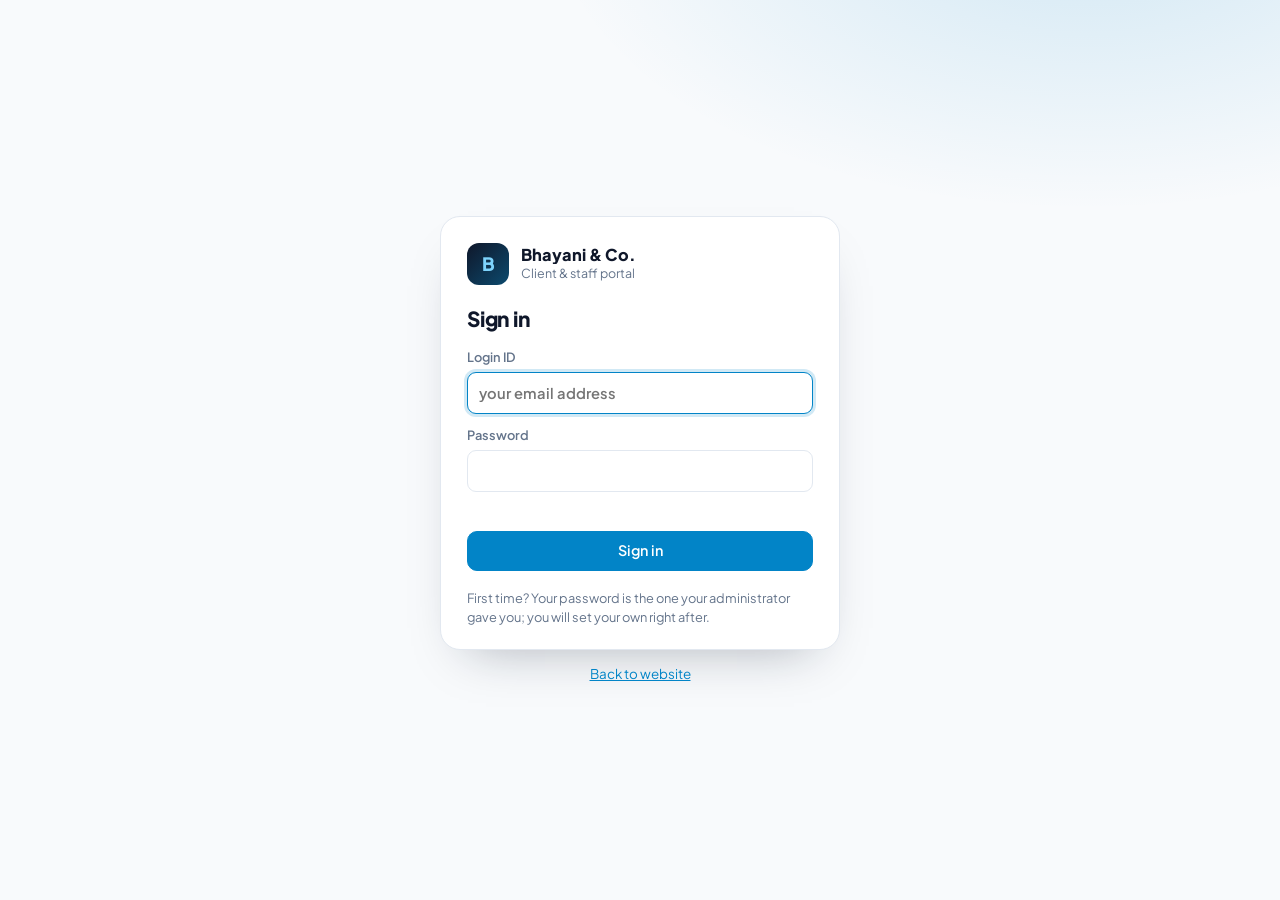
<file: clients/index.html>
<!doctype html>
<html lang="en">
<head>
<meta charset="utf-8">
<meta name="viewport" content="width=device-width,initial-scale=1,viewport-fit=cover">
<meta name="robots" content="noindex">
<title>Client dashboard · Bhayani &amp; Co.</title>
<link rel="preconnect" href="https://fonts.googleapis.com">
<link rel="stylesheet" href="https://fonts.googleapis.com/css2?family=Plus+Jakarta+Sans:wght@400;500;600;700;800&family=JetBrains+Mono:wght@500;600&display=swap">
<link rel="stylesheet" href="/portal/portal.css">
<style>
  .c-list { display: grid; gap: 16px; }
  .c-card { background: var(--surface); border: 1px solid var(--line); border-radius: 18px; box-shadow: var(--shadow); overflow: hidden; }
  .c-head { display: flex; flex-wrap: wrap; gap: 10px 16px; align-items: center; justify-content: space-between; padding: 16px 18px 12px; border-bottom: 1px solid var(--line); }
  .c-head h2 { font-size: 1.12rem; }
  .c-ids { display: flex; flex-wrap: wrap; gap: 6px; margin-top: 6px; }
  .c-tools { display: grid; grid-template-columns: repeat(auto-fill, minmax(min(100%, 300px), 1fr)); gap: 12px; padding: 14px 18px 16px; }
  .c-tool { border: 1px solid var(--line); border-radius: 14px; padding: 12px 14px; display: grid; gap: 10px; align-content: start; background: var(--bg); }
  .c-tool-h { display: flex; justify-content: space-between; align-items: center; gap: 8px; }
  .c-tool-h b { font-size: .92rem; }
  .c-tiles { display: grid; grid-template-columns: repeat(2, minmax(0, 1fr)); gap: 8px; }
  .c-t { background: var(--surface); border: 1px solid var(--line); border-radius: 10px; padding: 8px 10px; min-width: 0; }
  .c-t .k { font-size: .62rem; letter-spacing: .07em; text-transform: uppercase; color: var(--muted); font-weight: 700; }
  .c-t .v { font-family: var(--mono); font-weight: 600; font-size: .98rem; overflow-wrap: anywhere; }
  .c-t .n { font-size: .74rem; color: var(--muted); }
  .c-t.bad .v { color: var(--bad); } .c-t.warn .v { color: var(--warn); } .c-t.good .v { color: var(--good); }
  .c-foot { padding: 10px 18px 14px; border-top: 1px dashed var(--line); display: grid; gap: 6px; }
  .c-up { display: flex; flex-wrap: wrap; gap: 6px 10px; align-items: center; font-size: .84rem; }
  .flowmap { display: flex; flex-wrap: wrap; gap: 8px; align-items: center; font-size: .82rem; color: var(--muted); }
  .flowmap b { color: var(--fg); }
</style>
<script src="/portal/supabase.js"></script>
<script src="/portal/config.js"></script>
<script src="/portal/core.js"></script>
</head>
<body>
<div id="app"></div>
<script>
(async () => {
const P = window.Portal, sb = P.sb, esc = P.esc, $ = P.$, CFG = window.PORTAL;
const toolName = s => (CFG.tools.find(t => t.slug === s) || {}).name || s;
const fmtD = s => s ? new Date(s).toLocaleString('en-IN', { day: '2-digit', month: 'short', hour: '2-digit', minute: '2-digit' }) : '';
let me = null, firm = {}, clients = [], linked = {}, status = {}, uploads = {}, level = {}, q = '';

async function load() {
  const [c, l, s, u] = await Promise.all([
    sb.from('clients').select('*').order('name'),
    sb.from('docs').select('tool,doc_id,data').eq('parent', '_pclients'),
    sb.from('docs').select('tool,doc_id,data').eq('parent', '_pstatus'),
    sb.from('docs').select('tool,doc_id,data').eq('parent', '_puploads'),
  ]);
  clients = c.data || []; linked = {}; status = {}; uploads = {};
  (l.data || []).forEach(r => { (linked[r.doc_id] = linked[r.doc_id] || {})[r.tool] = r.data; });
  (s.data || []).forEach(r => { (status[r.doc_id] = status[r.doc_id] || {})[r.tool] = r.data; });
  (u.data || []).forEach(r => { const d = r.data; (uploads[d.clientId] = uploads[d.clientId] || []).push({ ...d, tool: r.tool }); });
}

await P.gate($('#app'), 'user', async (profile) => {
  me = profile; firm = await P.firm();
  if (P.isAdmin(me)) CFG.tools.forEach(t => { level[t.slug] = 'admin'; });
  else (await P.myAccess(me.id)).forEach(a => { level[a.tool] = a.level; });
  await load(); render();
});

function render() {
  const cards = clients.filter(c => !q || [c.name, c.pan, c.gstin, c.tan].some(v => (v || '').toLowerCase().includes(q))).map(card).join('');
  $('#app').innerHTML = `
  <header class="p-top">
    <div class="p-brand"><div class="p-mark" aria-hidden="true">${esc((firm.name || 'B')[0])}</div><div style="min-width:0"><div class="p-brand-name">${esc(firm.name || 'Bhayani & Co.')}</div><div class="p-brand-sub">Client dashboard</div></div></div>
    <div class="p-who"><a class="p-btn sm" href="/login/">My tools</a>${P.isAdmin(me) ? '<a class="p-btn sm dark" href="/admin/">Admin portal</a>' : ''}<button class="p-btn sm" id="out">Sign out</button></div>
  </header>
  <main class="p-main" style="margin:0 auto">
    <section class="p-hero"><div><div class="eyebrow">One place per client</div><h1>Client dashboard</h1><p>Every client with the latest position from each tool it uses. Upload a register once and every tool that needs it is offered the file. Figures from Depreciation flow to Financial Analysis and the CFO Desk.</p></div>
      <div class="flowmap" style="color:#cbd5e1"><b style="color:#fff">Depreciation</b> → <b style="color:#fff">Financial Analysis</b> → <b style="color:#fff">CFO Desk</b></div></section>
    <div class="p-row" style="justify-content:space-between"><input type="search" id="q" placeholder="Search client, PAN, GSTIN" value="${esc(q)}" style="max-width:360px"><span class="muted small">${clients.length} client${clients.length === 1 ? '' : 's'}${P.isAdmin(me) ? ' · add or link clients in Admin → Clients master' : ' assigned to you'}</span></div>
    <div class="c-list">${cards || `<div class="p-panel"><div class="p-empty">${clients.length ? 'No client matches.' : P.isAdmin(me) ? 'No clients yet. Add them in Admin portal → Clients master and tick the tools each uses.' : 'No clients are assigned to you yet.'}</div></div>`}</div>
  </main>`;
  $('#out').onclick = async () => { await P.signOut(); location.href = '/login/'; };
  const qi = $('#q'); qi.oninput = () => { q = qi.value.toLowerCase(); const pos = qi.selectionStart; render(); const n = $('#q'); n.focus(); n.setSelectionRange(pos, pos); };
  document.querySelectorAll('[data-up]').forEach(b => b.onclick = () => uploadDialog(clients.find(c => c.id === b.dataset.up)));
  document.querySelectorAll('[data-refresh]').forEach(b => b.onclick = async () => { b.disabled = true; await load(); render(); });
}
function card(c) {
  const tools = CFG.clientTools.filter(t => linked[c.id] && linked[c.id][t] && level[t]);
  const st = status[c.id] || {}, ups = (uploads[c.id] || []).slice().sort((a, b) => String(b.at).localeCompare(String(a.at)));
  const pr = Object.values(linked[c.id] || {})[0] || {};
  const tileHtml = t => {
    const s = st[t];
    if (!s) return `<p class="muted small" style="margin:0">Not opened yet. Open the tool once to set this client up there.</p>`;
    return `<div class="c-tiles">${(s.tiles || []).slice(0, 4).map(x => `<div class="c-t ${esc(x.tone)}"><div class="k">${esc(x.k)}</div><div class="v">${esc(x.v)}</div>${x.n ? `<div class="n">${esc(x.n.slice(0, 70))}</div>` : ''}</div>`).join('')}</div><span class="muted small">As of ${esc(fmtD(s.at))}${s.by ? ' · ' + esc(s.by) : ''}</span>`;
  };
  const byFile = {}; ups.forEach(u => { const k = u.uploadId || u.name + u.at; (byFile[k] = byFile[k] || { ...u, tools: [] }).tools.push(u); });
  const files = Object.values(byFile).slice(0, 4);
  const canUpload = tools.some(t => level[t] !== 'view' && Object.values(CFG.uploads).some(k => k.to[t]));
  return `<article class="c-card">
    <div class="c-head"><div><h2>${esc(c.name)}</h2><div class="c-ids">${c.pan ? `<span class="p-chip idle mono">PAN ${esc(c.pan)}</span>` : ''}${c.tan ? `<span class="p-chip idle mono">TAN ${esc(c.tan)}</span>` : ''}${(pr.gstins || (c.gstin ? [{ gstin: c.gstin }] : [])).map(g => `<span class="p-chip idle mono">${esc(g.gstin)}</span>`).join('')}${pr.fy ? `<span class="p-chip">FY ${pr.fy}-${String(pr.fy + 1).slice(2)}</span>` : ''}</div></div>
      <div class="p-row">${canUpload ? `<button class="p-btn primary sm" data-up="${c.id}">Upload once</button>` : ''}<button class="p-btn sm" data-refresh>Refresh</button></div></div>
    ${tools.length ? `<div class="c-tools">${tools.map(t => `<section class="c-tool"><div class="c-tool-h"><b>${esc(toolName(t))}</b><a class="p-btn sm" href="/${t}/?client=${encodeURIComponent(c.id)}" target="_blank" rel="noopener">Open ↗</a></div>${tileHtml(t)}</section>`).join('')}</div>`
      : `<div class="p-empty">${P.isAdmin(me) ? 'No tools linked yet — edit this client in Admin → Clients master and tick its tools.' : 'No linked tools you can open.'}</div>`}
    ${files.length ? `<div class="c-foot"><span class="muted small" style="font-weight:700;text-transform:uppercase;letter-spacing:.07em">Shared uploads</span>${files.map(f => `<div class="c-up"><b>${esc(f.kindName)}</b><span class="mono small">${esc(f.name)}</span><span class="muted small">${esc(fmtD(f.at))}</span>${f.tools.map(u => `<span class="p-chip ${u.doneAt ? 'good' : 'warn'}">${esc(toolName(u.tool))}: ${u.doneAt ? 'imported' : 'waiting'}</span>`).join('')}</div>`).join('')}</div>` : ''}
  </article>`;
}
function uploadDialog(c) {
  const tools = CFG.clientTools.filter(t => linked[c.id] && linked[c.id][t] && level[t] && level[t] !== 'view');
  const kinds = Object.entries(CFG.uploads).map(([k, d]) => [k, d, Object.keys(d.to).filter(t => tools.includes(t))]).filter(x => x[2].length);
  const d = document.createElement('dialog'); d.className = 'p-dialog';
  d.innerHTML = `<form class="p-form" novalidate><h2>Upload once — ${esc(c.name)}</h2><p class="p-sub">The file is offered to each linked tool that can read it. In each tool, a "Portal" card asks you to import it, and the tool's own import screen opens so you can check the columns.</p>
    <label>What is the file?<select id="u-kind">${kinds.map(([k, dd, ts]) => `<option value="${k}">${esc(dd.name)} → ${esc(ts.map(toolName).join(', '))}</option>`).join('')}</select></label>
    <p class="muted small" id="u-hint" style="margin:-4px 0 0"></p>
    <label>File (Excel or CSV)<input id="u-file" type="file" accept=".xlsx,.xls,.csv"></label>
    <div class="p-err" role="alert"></div>
    <div class="p-row end"><button type="button" class="p-btn ghost" id="u-cancel">Cancel</button><button type="submit" class="p-btn primary">Upload and send</button></div></form>`;
  document.body.appendChild(d); d.showModal(); d.addEventListener('close', () => d.remove());
  const hint = () => { const k = CFG.uploads[$('#u-kind', d).value]; $('#u-hint', d).textContent = k ? k.hint : ''; }; hint(); $('#u-kind', d).onchange = hint;
  $('#u-cancel', d).onclick = () => d.close();
  $('form', d).onsubmit = async ev => {
    ev.preventDefault();
    const err = $('.p-err', d), file = $('#u-file', d).files[0], kind = $('#u-kind', d).value, K = CFG.uploads[kind];
    if (!file) { err.textContent = 'Choose the file.'; return; }
    if (file.size > 20 * 1024 * 1024) { err.textContent = 'The file is larger than 20 MB. Split it by month and upload each part.'; return; }
    const btn = $('button[type=submit]', d); btn.disabled = true; btn.textContent = 'Uploading…';
    const uploadId = crypto.randomUUID().replace(/-/g, '').slice(0, 20);
    const key = `uploads/${c.id}/${uploadId}-${file.name.replace(/[^\w.\-]+/g, '_').slice(-80)}`;
    const { error } = await sb.storage.from('files').upload(key, file, { contentType: file.type || 'application/octet-stream' });
    if (error) { err.textContent = P.errText(error); btn.disabled = false; btn.textContent = 'Upload and send'; return; }
    const url = sb.storage.from('files').getPublicUrl(key).data.publicUrl, at = new Date().toISOString();
    const targets = Object.keys(K.to).filter(t => tools.includes(t));
    const rows = targets.map(t => ({ tool: t, path: `_puploads/${uploadId}`, parent: '_puploads', doc_id: uploadId, updated_by: me.id,
      data: { uploadId, clientId: c.id, kind, kindName: K.name, name: file.name, url, type: file.type, size: file.size, target: K.to[t], at, by: me.email, doneAt: '' } }));
    const { error: e2 } = await sb.from('docs').upsert(rows, { onConflict: 'tool,path' });
    if (e2) { err.textContent = P.errText(e2); btn.disabled = false; btn.textContent = 'Upload and send'; return; }
    sb.from('activity').insert({ user_id: me.id, email: me.email, action: 'upload.shared', detail: `${c.name}: ${K.name} (${file.name}) → ${targets.map(toolName).join(', ')}` }).then(() => {});
    d.close(); P.toast(`Sent to ${targets.map(toolName).join(', ')} — open each tool on this client to import`);
    await load(); render();
  };
}
})();
</script>
</body>
</html>
</file>
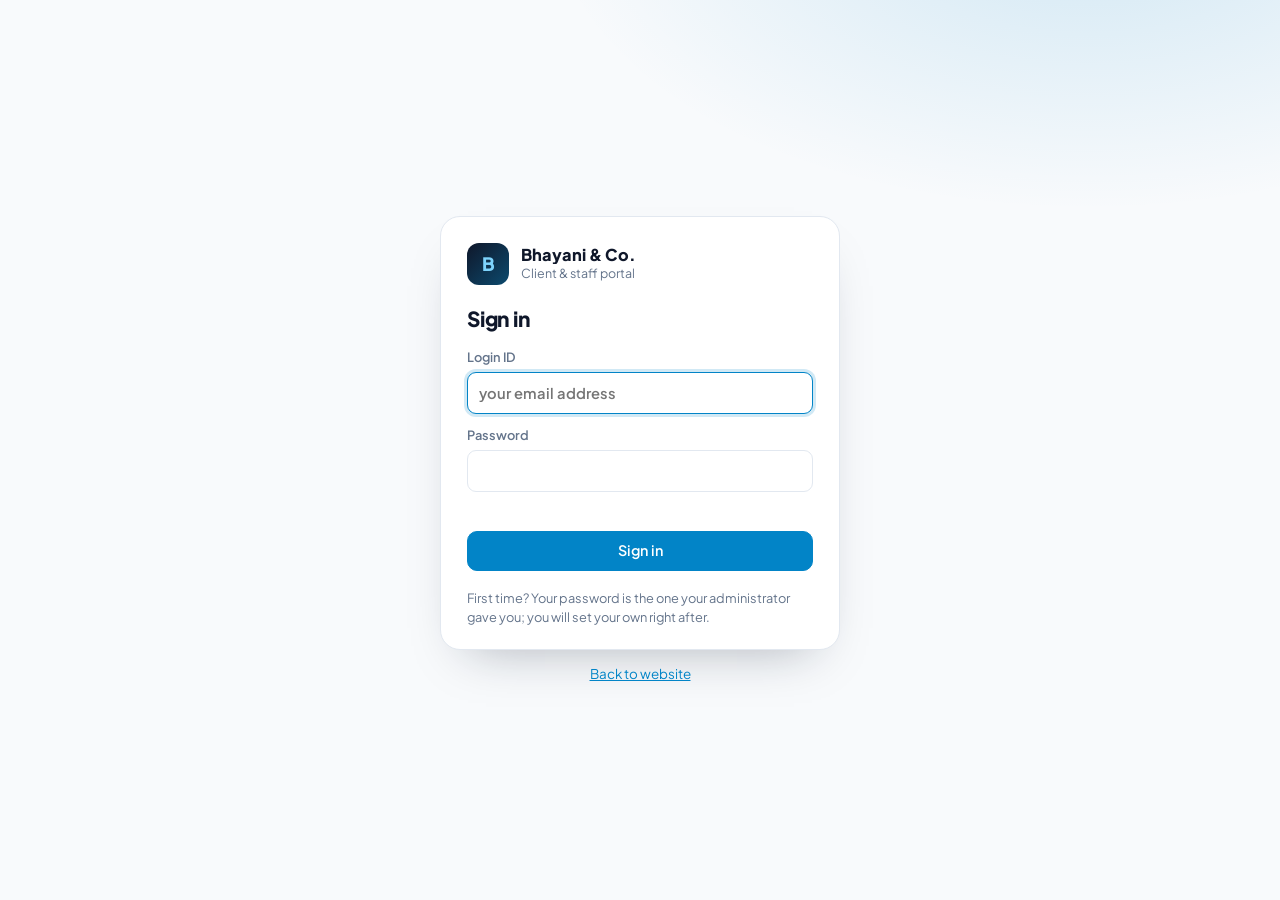
<file: costing/index.html>
<!doctype html><html><head><meta charset=utf8><meta name="robots" content="noindex"><script src="/portal/supabase.js"></script><script src="/portal/config.js"></script><script src="/portal/connect.js" data-tool="costing"></script><script src="/portal/integrate.js"></script><meta name=viewport content="width=device-width,initial-scale=1,viewport-fit=cover"><style>:root{color-scheme:light;box-sizing:border-box;padding-top:env(safe-area-inset-top,0px);padding-bottom:env(safe-area-inset-bottom,0px)}html{scroll-padding-top:env(safe-area-inset-top,0px)}body{margin:0;padding:0;font:14px -apple-system,BlinkMacSystemFont,sans-serif;background:#fff;color:#000}img{max-width:100%}[hidden]:not([hidden=until-found i]){display:none!important}</style></head><body>
<title>Costing Workbench</title>
<meta name="claude:viewport-fit-sides" content="cover">
<link rel="preconnect" href="https://fonts.googleapis.com">
<link rel="stylesheet" href="https://fonts.googleapis.com/css2?family=Big+Shoulders+Display:wght@600;700;800&family=Libre+Franklin:wght@400;500;600;700&family=Spline+Sans+Mono:wght@400;500;600&display=swap">
<script src="/portal/xlsx.bundle.js"></script><script src="/portal/xlstyle.js"></script>
<style>
/* Layout: the cost office — a petrol-blue header band with copper instrument accents; a left rail that groups methods by job (cost what you make, find the true cost, decide, report); ledger-ruled tables with double-ruled totals. */
:root {
  --bg: #F2F4F8; --surface: #FFFFFF; --sunk: #E9EDF3; --line: #D3DAE4; --rule: #E3E8EF; --fg: #131B2B; --muted: #5A6577;
  --ink: #0D2350; --ink-2: #16336E; --sel: #0D2350; --band-fg: #EEF3FB; --band-muted: #A9B8D3; --band-field: rgb(255 255 255 / .1); --band-line: rgb(255 255 255 / .22);
  --brass: #2F62B3; --brass-hi: #7FB3F5; --brass-bg: #E6EFFB; --focus: #2F6FED;
  --good: #1F7547; --good-bg: #DCF0E3; --warn: #9A5A00; --warn-bg: #FBEBCB; --bad: #B42318; --bad-bg: #FBE0DC;
  --chart-a: #0D2350; --chart-b: #8A97AB; --chart-c: #4C93E6;
  --f-display: "Big Shoulders Display", "Arial Narrow", Impact, sans-serif; --f-body: "Libre Franklin", "Segoe UI", Arial, sans-serif; --f-num: "Spline Sans Mono", Consolas, monospace;
}
@media (prefers-color-scheme: dark) { :root:not([data-theme="light"]) {
  --bg: #0B111C; --surface: #121A28; --sunk: #182234; --line: #27344A; --rule: #1E2A3C; --fg: #E4EAF3; --muted: #94A1B5;
  --ink: #0A1A3A; --ink-2: #12285A; --sel: #2A4C96; --band-fg: #E9F0FA; --band-muted: #9DB0CF; --band-field: rgb(255 255 255 / .07); --band-line: rgb(255 255 255 / .16);
  --brass: #8DBBF5; --brass-hi: #A9CDFA; --brass-bg: #15233B; --focus: #7AA2FF;
  --good: #5BD49A; --good-bg: #10301F; --warn: #F2B457; --warn-bg: #33250C; --bad: #FF8A80; --bad-bg: #3A1512;
  --chart-a: #A9C4EE; --chart-b: #8C99AD; --chart-c: #5FA8F0; color-scheme: dark; } }
:root[data-theme="dark"] {
  --bg: #0B111C; --surface: #121A28; --sunk: #182234; --line: #27344A; --rule: #1E2A3C; --fg: #E4EAF3; --muted: #94A1B5;
  --ink: #0A1A3A; --ink-2: #12285A; --sel: #2A4C96; --band-fg: #E9F0FA; --band-muted: #9DB0CF; --band-field: rgb(255 255 255 / .07); --band-line: rgb(255 255 255 / .16);
  --brass: #8DBBF5; --brass-hi: #A9CDFA; --brass-bg: #15233B; --focus: #7AA2FF;
  --good: #5BD49A; --good-bg: #10301F; --warn: #F2B457; --warn-bg: #33250C; --bad: #FF8A80; --bad-bg: #3A1512;
  --chart-a: #A9C4EE; --chart-b: #8C99AD; --chart-c: #5FA8F0; color-scheme: dark; }
* { box-sizing: border-box; }
[hidden] { display: none !important; }
body { background: var(--bg); color: var(--fg); font-family: var(--f-body); font-size: 14px; line-height: 1.45; margin: 0; padding-block: 0 48px; }
.gutter { padding-left: max(16px, env(safe-area-inset-left, 0px)); padding-right: max(16px, env(safe-area-inset-right, 0px)); }
h1, h2, h3 { font-family: var(--f-display); font-weight: 700; text-wrap: balance; margin: 0; letter-spacing: .01em; }
h2 { font-size: 1.45rem; line-height: 1.1; }
h3 { font-size: 1.15rem; }
.num { font-family: var(--f-num); font-variant-numeric: tabular-nums; text-align: right; white-space: nowrap; font-size: 12.5px; }
.mono { font-family: var(--f-num); font-size: 12px; white-space: nowrap; }
.muted { color: var(--muted); }
.small { font-size: 12px; }
button, select, input, textarea { font: inherit; color: inherit; }
button { cursor: pointer; border-radius: 4px; border: 1px solid var(--line); background: var(--surface); padding: 7px 12px; font-weight: 500; }
button:hover { border-color: var(--ink-2); }
button.primary { background: var(--sel); color: var(--band-fg); border-color: var(--sel); font-weight: 600; }
button.primary:hover { background: var(--ink-2); }
button.danger { color: var(--bad); border-color: var(--bad); }
button.link { border: 0; background: none; padding: 0; color: var(--fg); text-decoration: underline; text-decoration-color: var(--brass); text-decoration-thickness: 2px; text-underline-offset: 3px; text-align: left; font-weight: 500; }
button.sm { padding: 4px 10px; font-size: 12px; }
button:focus-visible, input:focus-visible, select:focus-visible, textarea:focus-visible, .tab:focus-visible, tr[tabindex]:focus-visible { outline: 2px solid var(--focus); outline-offset: 2px; }
input, select, textarea { background: var(--surface); border: 1px solid var(--line); border-radius: 4px; padding: 7px 9px; width: 100%; min-width: 0; }
input[type="checkbox"] { width: auto; accent-color: var(--ink-2); }
label { display: grid; gap: 4px; font-size: 11.5px; color: var(--muted); font-weight: 600; }
label.check { display: flex; align-items: center; gap: 8px; color: var(--fg); font-size: 13px; font-weight: 500; }

/* ---- header band */
.band { background: var(--ink); color: var(--band-fg); position: relative; overflow: hidden; }
.band::after { content: ""; position: absolute; inset: auto 0 0 0; height: 4px; background: repeating-linear-gradient(90deg, var(--brass-hi) 0 1px, transparent 1px 12px); opacity: .55; }
.band-in { max-width: 1440px; margin: 0 auto; padding-block: 22px 26px; display: grid; gap: 18px; }
.brand { display: flex; flex-wrap: wrap; gap: 14px 28px; align-items: flex-end; justify-content: space-between; }
.mark { display: flex; gap: 14px; align-items: center; min-width: 0; }
.mark svg { flex: none; width: 46px; height: 46px; }
.mark .eyebrow { font-size: 11px; letter-spacing: .16em; text-transform: uppercase; color: var(--brass-hi); font-weight: 600; }
.mark h1 { font-size: clamp(2rem, 4.6vw, 3rem); line-height: .92; font-weight: 800; text-transform: uppercase; letter-spacing: .02em; color: var(--band-fg); }
.band .sub { color: var(--band-muted); font-size: 13px; max-width: 64ch; }
.company { display: flex; flex-wrap: wrap; gap: 8px; align-items: flex-end; }
.company label { min-width: min(240px, 100%); }
.band label { color: var(--band-muted); }
.band input, .band select { background: var(--band-field); border-color: var(--band-line); color: var(--band-fg); }
.band select option, .band select optgroup { color: #142229; background: #FCFDFD; }
.band button { background: transparent; color: var(--band-fg); border-color: var(--band-line); }
.band button:hover { border-color: var(--brass-hi); }
.band button.danger { color: #FFB3AA; border-color: rgb(255 179 170 / .5); }
.save-state { font-size: 12px; color: var(--band-muted); display: flex; align-items: center; gap: 6px; }
.dot { width: 8px; height: 8px; border-radius: 50%; background: var(--band-muted); }
.dot.ok { background: #5BD486; } .dot.warn { background: var(--brass-hi); }
.settings { display: grid; grid-template-columns: repeat(auto-fit, minmax(160px, 1fr)); gap: 12px; align-items: end; padding-top: 16px; border-top: 1px solid var(--band-line); }

/* ---- shell: rail + work area */
.shell { max-width: 1440px; margin: 0 auto; display: grid; grid-template-columns: 216px minmax(0, 1fr); gap: 24px; padding-top: 22px; align-items: start; }
.rail { position: sticky; top: calc(14px + env(safe-area-inset-top, 0px)); display: grid; gap: 16px; }
.rail .grp { display: grid; gap: 2px; }
.rail .gl { font-size: 10.5px; letter-spacing: .14em; text-transform: uppercase; color: var(--brass); font-weight: 700; padding: 0 10px 4px; }
.tab { display: flex; align-items: center; justify-content: space-between; gap: 8px; width: 100%; text-align: left; background: none; border: 0; border-radius: 4px; padding: 8px 10px; color: var(--fg); font-weight: 500; }
.tab:hover { background: var(--sunk); }
.tab[aria-selected="true"] { background: var(--sel); color: var(--band-fg); font-weight: 600; }
.tab .cnt { font-family: var(--f-num); font-size: 11px; font-weight: 600; padding: 0 6px; border-radius: 3px; background: var(--bad); color: var(--surface); }
.rail .xfer { display: grid; gap: 6px; padding-top: 14px; border-top: 1px solid var(--line); }
.work { display: grid; gap: 18px; min-width: 0; }
.work > *, .grid-2 > *, #view > * { min-width: 0; }
#view { display: grid; grid-template-columns: minmax(0, 1fr); gap: 18px; }
@media (max-width: 900px) {
  .shell { grid-template-columns: minmax(0, 1fr); gap: 14px; }
  .rail { position: static; display: flex; gap: 6px; overflow-x: auto; padding-bottom: 6px; }
  .rail .grp { display: flex; gap: 4px; }
  .rail .gl { display: none; }
  .tab { white-space: nowrap; width: auto; border: 1px solid var(--line); }
  .rail .xfer { display: flex; padding: 0 0 0 6px; border: 0; border-left: 1px solid var(--line); }
  .rail .xfer button { white-space: nowrap; }
}

.banner { background: var(--brass-bg); border: 1px solid var(--brass); border-radius: 4px; padding: 10px 14px; display: flex; flex-wrap: wrap; gap: 8px 16px; align-items: center; justify-content: space-between; }
.banner strong { color: var(--brass); }

/* ---- headline gauges */
.totals { display: grid; grid-template-columns: repeat(auto-fit, minmax(220px, 1fr)); gap: 12px; }
.tot { background: var(--surface); border: 1px solid var(--line); border-top: 3px solid var(--ink); border-radius: 4px; padding: 12px 14px 14px; display: grid; gap: 4px; align-content: start; }
.tot .k { font-size: 10.5px; text-transform: uppercase; letter-spacing: .12em; color: var(--muted); font-weight: 700; }
.tot .v { font-family: var(--f-display); font-size: 2.3rem; line-height: 1; font-weight: 700; letter-spacing: .01em; font-variant-numeric: tabular-nums; }
.tot .n { font-size: 12px; color: var(--muted); }
.tot.bad { border-top-color: var(--bad); } .tot.bad .v { color: var(--bad); }
.tot.warn { border-top-color: var(--warn); } .tot.warn .v { color: var(--warn); }
.tot.good { border-top-color: var(--good); } .tot.good .v { color: var(--good); }
.meter { position: relative; height: 6px; background: var(--sunk); border-radius: 1px; margin-top: 4px; }
.meter i { position: absolute; left: 0; top: 0; bottom: 0; background: var(--sel); border-radius: 1px; }
.meter b { position: absolute; top: -3px; bottom: -3px; width: 2px; background: var(--brass-hi); }
.tot.bad .meter i { background: var(--bad); } .tot.warn .meter i { background: var(--warn); } .tot.good .meter i { background: var(--good); }

.toolbar { display: flex; flex-wrap: wrap; gap: 8px; align-items: center; justify-content: space-between; }
.actions { display: flex; flex-wrap: wrap; gap: 8px; align-items: center; }
.pill { display: inline-flex; align-items: center; gap: 6px; border-radius: 3px; padding: 2px 8px; font-size: 11.5px; font-weight: 600; border: 1px solid transparent; white-space: nowrap; letter-spacing: .01em; }
.pill.ok { background: var(--good-bg); color: var(--good); border-color: color-mix(in srgb, var(--good) 45%, transparent); }
.pill.bad { background: var(--bad-bg); color: var(--bad); border-color: color-mix(in srgb, var(--bad) 45%, transparent); }
.pill.warn { background: var(--warn-bg); color: var(--warn); border-color: color-mix(in srgb, var(--warn) 45%, transparent); }
.pill.idle { background: var(--sunk); color: var(--muted); border-color: var(--line); }
.chip { font-size: 11px; font-weight: 600; padding: 2px 7px; border-radius: 3px; background: var(--sunk); color: var(--muted); white-space: nowrap; }
.fa { font-family: var(--f-num); font-variant-numeric: tabular-nums; white-space: nowrap; font-weight: 500; font-size: 12.5px; }
.fa b { display: inline-block; margin-left: 5px; font-size: 10px; font-weight: 700; line-height: 1; padding: 2px 3px; border: 1.5px solid currentColor; border-radius: 2px; transform: rotate(-4deg); }
.fa.F { color: var(--good); } .fa.A { color: var(--bad); }
.neg { color: var(--bad); }

/* ---- panels and ledger tables */
.panel { background: var(--surface); border: 1px solid var(--line); border-radius: 4px; min-width: 0; }
.panel-head { padding: 14px 16px 10px; display: flex; flex-wrap: wrap; gap: 8px 16px; align-items: flex-end; justify-content: space-between; }
.panel-head .sub { color: var(--muted); font-size: 12px; }
.filters { display: flex; flex-wrap: wrap; gap: 8px 12px; padding: 0 16px 12px; align-items: end; }
.scroll { overflow-x: auto; }
table { border-collapse: collapse; width: 100%; font-size: 13px; }
th, td { padding: 7px 12px; border-bottom: 1px solid var(--rule); text-align: left; vertical-align: top; }
th { font-size: 10.5px; text-transform: uppercase; letter-spacing: .1em; color: var(--muted); font-weight: 700; background: transparent; border-top: 1px solid var(--line); border-bottom: 2px solid var(--ink); white-space: nowrap; }
th.num { text-align: right; font-family: var(--f-body); }
td .ref { display: block; font-size: 11px; color: var(--muted); }
tbody tr[tabindex] { cursor: pointer; }
tbody tr[tabindex]:hover td { background: var(--sunk); }
tbody tr:nth-child(even) td { background: color-mix(in srgb, var(--sunk) 35%, transparent); }
tfoot td { font-weight: 700; border-top: 1px solid var(--fg); border-bottom: 3px double var(--fg); }
tr.grp td { background: var(--sunk) !important; font-weight: 700; font-size: 11px; text-transform: uppercase; letter-spacing: .08em; color: var(--muted); }
tr.sub td { font-weight: 700; border-top: 1px solid var(--fg); }
tr.memo td { color: var(--muted); font-style: italic; }
.empty { padding: 36px 16px; text-align: center; color: var(--muted); display: grid; gap: 10px; justify-items: center; }
.note { padding: 12px 16px 14px; color: var(--muted); font-size: 12px; max-width: 104ch; border-top: 1px dashed var(--line); }
.note p { margin: 0 0 6px; }
.note strong { color: var(--fg); }
.grid-2 { display: grid; grid-template-columns: repeat(auto-fit, minmax(min(380px, 100%), 1fr)); gap: 18px; }
.todo { list-style: none; margin: 0; padding: 0 16px 14px; display: grid; }
.todo li { display: grid; grid-template-columns: 120px 1fr auto; gap: 10px; padding: 9px 0; border-bottom: 1px solid var(--rule); align-items: center; }
.todo li:last-child { border-bottom: 0; }
.todo .d { font-size: 10.5px; color: var(--brass); font-weight: 700; text-transform: uppercase; letter-spacing: .1em; }
@media (max-width: 520px) { .todo li { grid-template-columns: 1fr auto; } .todo .d { grid-column: 1 / -1; } }
.kv { display: grid; grid-template-columns: 1fr auto; }
.kv div { padding: 7px 16px; border-bottom: 1px solid var(--rule); }
.kv .strong { font-weight: 700; }
.kv .num { text-align: right; }
.kv > div { min-width: 0; }
.form-inline { display: grid; grid-template-columns: repeat(auto-fit, minmax(min(190px, 100%), 1fr)); gap: 12px; padding: 0 16px 14px; align-items: end; }

/* ---- process pipeline */
.flow { display: flex; flex-wrap: wrap; gap: 0; align-items: stretch; padding: 4px 16px 16px; }
.flow .st { border: 1px solid var(--line); border-top: 3px solid var(--ink-2); border-radius: 4px; padding: 10px 12px; display: grid; gap: 3px; background: var(--surface); min-width: 170px; flex: 1 1 170px; }
.flow .st .nm { font-family: var(--f-display); font-weight: 700; font-size: 1.1rem; }
.flow .st .cu { font-family: var(--f-num); font-size: 15px; font-weight: 600; color: var(--ink-2); }
.flow .st .ls { font-size: 11.5px; color: var(--muted); }
.flow .st .ls.bad { color: var(--bad); } .flow .st .ls.good { color: var(--good); }
.flow .arrow { display: grid; place-items: center; color: var(--brass); padding: 0 6px; font-size: 18px; }

/* ---- bars and charts */
.bar { position: relative; height: 10px; min-width: 120px; background: var(--sunk); border-radius: 1px; }
.bar i { position: absolute; top: 0; bottom: 0; border-radius: 1px; }
.bar i.pos { background: var(--chart-b); left: 50%; }
.bar i.neg { background: var(--bad); right: 50%; }
.bar::after { content: ""; position: absolute; left: 50%; top: -3px; bottom: -3px; width: 1px; background: var(--muted); }
.vchart { padding: 2px 16px 14px; display: grid; gap: 6px; }
.vrow { display: grid; grid-template-columns: minmax(120px, 210px) 1fr 110px; gap: 10px; align-items: center; font-size: 12.5px; }
.vrow .track { position: relative; height: 14px; }
.vrow .track::before { content: ""; position: absolute; left: 50%; top: -4px; bottom: -4px; width: 1px; background: var(--muted); }
.vrow .track i { position: absolute; top: 0; bottom: 0; border-radius: 1px; }
.vrow .track i.F { left: 50%; background: var(--good); } .vrow .track i.A { right: 50%; background: var(--bad); }
.vaxis { display: grid; grid-template-columns: minmax(120px, 210px) 1fr 110px; gap: 10px; font-size: 10.5px; color: var(--muted); text-transform: uppercase; letter-spacing: .1em; font-weight: 700; }
.vaxis span:nth-child(2) { display: flex; justify-content: space-between; }
@media (max-width: 520px) { .vrow, .vaxis { grid-template-columns: 96px 1fr 88px; } }
.chart { padding: 0 16px 12px; }
.chart svg { width: 100%; height: auto; display: block; }
.chart .ax { stroke: var(--rule); }
.chart .lbl { fill: var(--muted); font-size: 11px; font-family: var(--f-body); }
.chart .s1 { stroke: var(--chart-a); } .chart .s2 { stroke: var(--chart-b); } .chart .s3 { stroke: var(--chart-c); }
.chart .pt { fill: var(--bad); }
.chart .loss { fill: color-mix(in srgb, var(--bad) 10%, transparent); }
.chart .prof { fill: color-mix(in srgb, var(--good) 12%, transparent); }
.legend { display: flex; flex-wrap: wrap; gap: 14px; padding: 0 16px 12px; font-size: 12px; color: var(--muted); }
.legend span::before { content: ""; display: inline-block; width: 14px; height: 3px; margin-right: 6px; vertical-align: middle; background: currentColor; }
.legend .nl::before { display: none; }
.legend .l1 { color: var(--chart-a); } .legend .l2 { color: var(--chart-b); } .legend .l3 { color: var(--chart-c); }

dialog { border: 1px solid var(--line); border-top: 4px solid var(--ink); border-radius: 4px; padding: 0; width: min(760px, calc(100vw - 32px)); max-height: calc(100vh - 40px); background: var(--surface); color: var(--fg); }
dialog::backdrop { background: rgb(6 18 24 / .55); }
.form { padding: 18px; display: grid; gap: 14px; }
.form h2 { font-size: 1.5rem; }
.grid2 { display: grid; grid-template-columns: repeat(auto-fit, minmax(200px, 1fr)); gap: 12px; }
.grid2 .full { grid-column: 1 / -1; }
.form-foot { display: flex; flex-wrap: wrap; gap: 8px; justify-content: space-between; align-items: center; }
.err { color: var(--bad); font-size: 12px; min-height: 1em; }
.hint { font-size: 11px; color: var(--muted); font-weight: 400; }
pre.sheet { background: var(--sunk); border: 1px solid var(--line); border-radius: 4px; padding: 12px; font-family: var(--f-num); font-size: 12px; white-space: pre; margin: 0; max-height: 52vh; overflow: auto; }
.toast { position: fixed; bottom: calc(16px + env(safe-area-inset-bottom, 0px)); right: max(16px, env(safe-area-inset-right, 0px)); background: var(--ink); color: var(--band-fg); border-left: 4px solid var(--brass-hi); padding: 10px 14px; border-radius: 4px; font-size: 13px; max-width: min(440px, calc(100vw - 32px)); z-index: 10; }
@media (prefers-reduced-motion: no-preference) {
  .tab, button { transition: border-color .15s, background .15s; }
  #view > * { animation: rise .28s ease-out both; }
  @keyframes rise { from { transform: translateY(4px); opacity: .6; } to { transform: none; opacity: 1; } }
}
</style>

<header class="band">
  <div class="band-in gutter">
    <div class="brand">
      <div class="mark">
        <svg viewBox="0 0 48 48" aria-hidden="true"><rect x="2" y="2" width="44" height="44" rx="3" fill="none" stroke="var(--brass-hi)" stroke-width="2"/><path d="M8 34h32" stroke="var(--band-fg)" stroke-width="2"/><path d="M10 34v-6M16 34v-3M22 34v-9M28 34v-3M34 34v-6M40 34v-3" stroke="var(--band-fg)" stroke-width="1.6"/><path d="M8 20l9-6 8 4 15-8" fill="none" stroke="var(--brass-hi)" stroke-width="2.4" stroke-linecap="round" stroke-linejoin="round"/><circle cx="40" cy="10" r="2.6" fill="var(--brass-hi)"/></svg>
        <div><div class="eyebrow">Cost office · ₹</div><h1>Costing Workbench</h1></div>
      </div>
      <div class="company">
        <label for="company">Company<select id="company"></select></label>
        <button id="new-company" type="button">New company</button>
        <button id="del-co" type="button" class="danger" data-act="del-company" hidden>Delete company</button>
        <div class="save-state" id="save-state"><span class="dot"></span><span>Loading…</span></div>
      </div>
    </div>
    <div class="sub">What each product, batch, project and shipment really costs, why it differs from standard, and what to do about it. One company and one month at a time.</div>
    <section class="settings" aria-label="Company and period">
      <label for="s-name">Company name<input id="s-name" type="text"></label>
      <label for="s-period">Costing month<input id="s-period" type="month"></label>
      <label for="s-ind">Industry / product group<input id="s-ind" type="text"></label>
      <label for="s-sector">Cost audit sector<select id="s-sector"><option value="B">Non-regulated (Table B)</option><option value="A">Regulated (Table A)</option><option value="N">Not covered by the Rules</option></select></label>
      <label for="s-to">Turnover last year (₹ crore)<input id="s-to" type="number" min="0" step="0.01"></label>
      <label for="s-pto">Covered products turnover (₹ crore)<input id="s-pto" type="number" min="0" step="0.01"></label>
    </section>
  </div>
</header>

<div class="shell gutter">
  <nav class="rail" role="tablist" aria-label="Costing methods" aria-orientation="vertical">
    <div class="grp"><button class="tab" role="tab" data-tab="desk">Overview</button></div>
    <div class="grp"><span class="gl">Cost what you make</span>
      <button class="tab" role="tab" data-tab="std">Standard costing</button>
      <button class="tab" role="tab" data-tab="proc">Process</button>
      <button class="tab" role="tab" data-tab="jobs">Jobs &amp; batches</button>
      <button class="tab" role="tab" data-tab="svc">Services &amp; projects</button></div>
    <div class="grp"><span class="gl">Find the true cost</span>
      <button class="tab" role="tab" data-tab="abc">Activity-based</button>
      <button class="tab" role="tab" data-tab="land">Landed cost</button></div>
    <div class="grp"><span class="gl">Decide</span>
      <button class="tab" role="tab" data-tab="cvp">Break-even</button>
      <button class="tab" role="tab" data-tab="prof">Profitability</button>
      <button class="tab" role="tab" data-tab="dec">Make or buy &amp; pricing</button></div>
    <div class="grp"><span class="gl">Report</span>
      <button class="tab" role="tab" data-tab="cas">Cost sheet (CAS)</button></div>
    <div class="xfer">
      <button id="import-btn" type="button" class="sm">Import Excel</button>
      <input id="import-file" type="file" accept=".xlsx,.xls" hidden>
      <button id="export" type="button" class="sm">Download Excel</button>
    </div>
  </nav>
  <div class="work">
    <div class="banner" id="sample-banner" hidden></div>
    <section class="totals" id="totals" aria-label="Month at a glance"></section>
    <main id="view"></main>
  </div>
</div>

<dialog id="dlg" aria-labelledby="dlg-title">
  <form class="form" id="dlg-form" novalidate>
    <h2 id="dlg-title">Edit</h2>
    <div id="dlg-top"></div>
    <div class="grid2" id="dlg-body"></div>
    <div class="err" id="dlg-err" role="alert"></div>
    <div class="form-foot">
      <div class="actions"><button type="button" id="dlg-del" class="danger" hidden>Delete</button><button type="button" id="dlg-del2" class="danger" hidden>Confirm delete</button></div>
      <div class="actions"><button type="button" id="dlg-cancel">Cancel</button><button type="submit" class="primary" id="dlg-save">Save</button></div>
    </div>
  </form>
</dialog>
<div class="toast" id="toast" hidden></div>

<script>
// ================================================================ helpers
const $ = id => document.getElementById(id);
const pad = n => String(n).padStart(2, '0');
const num = v => { const n = +String(v ?? '').replace(/,/g, ''); return isFinite(n) ? n : 0; };
const sum = (arr, f) => arr.reduce((a, x) => a + (typeof f === 'function' ? f(x) : num(x[f])), 0);
const esc = s => String(s ?? '').replace(/[&<>"]/g, ch => ({ '&': '&amp;', '<': '&lt;', '>': '&gt;', '"': '&quot;' }[ch]));
const uid = p => p + Date.now().toString(36) + Math.random().toString(36).slice(2, 6);
const nf0 = new Intl.NumberFormat('en-IN', { maximumFractionDigits: 0 });
const nf2 = new Intl.NumberFormat('en-IN', { minimumFractionDigits: 2, maximumFractionDigits: 2 });
const fmt = n => { if (!n || Math.abs(n) < 0.5) return '–'; const s = nf0.format(Math.round(Math.abs(n))); return n < 0 ? `(${s})` : s; };
const fmt2 = n => { if (!n || Math.abs(n) < 0.005) return '–'; const s = nf2.format(Math.abs(n)); return n < 0 ? `(${s})` : s; };
const qty = n => { if (!n) return '–'; const r = Math.round(n * 100) / 100; return (r < 0 ? '(' : '') + new Intl.NumberFormat('en-IN', { maximumFractionDigits: 2 }).format(Math.abs(r)) + (r < 0 ? ')' : ''); };
const pct = (r, d = 1) => r == null || !isFinite(r) ? '–' : (r * 100).toFixed(d) + '%';
const div = (a, b) => b ? a / b : 0;
const MON = ['Jan', 'Feb', 'Mar', 'Apr', 'May', 'Jun', 'Jul', 'Aug', 'Sep', 'Oct', 'Nov', 'Dec'];
const MONL = ['January', 'February', 'March', 'April', 'May', 'June', 'July', 'August', 'September', 'October', 'November', 'December'];
const fmonth = mk => mk ? `${MON[+mk.slice(5, 7) - 1]} ${mk.slice(0, 4)}` : '';
const fmonthL = mk => mk ? `${MONL[+mk.slice(5, 7) - 1]} ${mk.slice(0, 4)}` : '';
const TODAY = (() => { const t = new Date(); return `${t.getFullYear()}-${pad(t.getMonth() + 1)}-${pad(t.getDate())}`; })();
const fyOf = mk => { const y = +mk.slice(0, 4), m = +mk.slice(5, 7); return m >= 4 ? y : y - 1; };
const fyLabel = Y => `${Y}-${String(Y + 1).slice(2)}`;
const pill = (cls, txt, title) => `<span class="pill ${cls}"${title ? ` title="${esc(title)}"` : ''}>${esc(txt)}</span>`;
const fa = v => Math.abs(v) < 0.5 ? '<span class="muted">–</span>' : `<span class="fa ${v > 0 ? 'F' : 'A'}">${nf0.format(Math.round(Math.abs(v)))}<b>${v > 0 ? 'F' : 'A'}</b></span>`;
const meter = (frac, mark) => `<span class="meter" aria-hidden="true"><i style="width:${Math.max(0, Math.min(100, frac * 100)).toFixed(1)}%"></i>${mark != null ? `<b style="left:${Math.max(0, Math.min(99.5, mark * 100)).toFixed(1)}%"></b>` : ''}</span>`;
function varChart(items) {
  const mx = Math.max(1, ...items.map(x => Math.abs(x.v)));
  return `<div class="vchart" role="img" aria-label="Variances by cause"><div class="vaxis"><span>Cause</span><span><span>← Adverse</span><span>Favourable →</span></span><span style="text-align:right">₹</span></div>${items.map(x => `<div class="vrow"><span>${esc(x.label)}</span><span class="track">${Math.abs(x.v) >= .5 ? `<i class="${x.v > 0 ? 'F' : 'A'}" style="width:${(Math.abs(x.v) / mx * 50).toFixed(1)}%"></i>` : ''}</span><span class="num">${fa(x.v)}</span></div>`).join('')}</div>`;
}
const faTxt = v => Math.abs(v) < 0.5 ? '–' : `${nf0.format(Math.round(Math.abs(v)))} ${v > 0 ? 'F' : 'A'}`;
const money = v => `<span class="${v < -0.5 ? 'neg' : ''}">${fmt(v)}</span>`;
const bar = (v, max) => { const w = max ? Math.min(50, Math.abs(v) / max * 50) : 0; return `<div class="bar" aria-hidden="true"><i class="${v >= 0 ? 'pos' : 'neg'}" style="width:${w}%"></i></div>`; };

// ================================================================ registers (inputs) — one schema drives the forms, the Excel template and the import
// field: [key, label, type, options|hint]  types: t text, n number, s select, c checkbox, m month
const SCHEMA = {
  stdProd: { name: 'Standard cost product', sheet: 'Std products', f: [['code', 'Product code'], ['name', 'Product name'], ['unit', 'Unit of output'], ['budgetOutput', 'Budgeted output for the month', 'n'], ['actualOutput', 'Actual output for the month', 'n'],
    ['vohRate', 'Variable overhead per standard labour hour (₹)', 'n'], ['vohActual', 'Actual variable overhead (₹)', 'n'], ['fohBudget', 'Budgeted fixed overhead (₹)', 'n'], ['fohActual', 'Actual fixed overhead (₹)', 'n']] },
  stdMat: { name: 'Standard material line', sheet: 'Std materials', f: [['prod', 'Product', 's', co => co.stdProd.map(p => [p.code, `${p.code} — ${p.name}`])], ['item', 'Material'], ['uom', 'Unit of material'],
    ['sq', 'Standard quantity per unit of output', 'n'], ['sp', 'Standard price per unit of material (₹)', 'n'], ['aq', 'Actual quantity used in the month', 'n'], ['ap', 'Actual price per unit of material (₹)', 'n']] },
  stdLab: { name: 'Standard labour line', sheet: 'Std labour', f: [['prod', 'Product', 's', co => co.stdProd.map(p => [p.code, `${p.code} — ${p.name}`])], ['grade', 'Labour grade'],
    ['sh', 'Standard hours per unit of output', 'n'], ['sr', 'Standard rate per hour (₹)', 'n'], ['ah', 'Actual hours paid', 'n'], ['idle', 'Idle hours (part of hours paid)', 'n'], ['ar', 'Actual rate per hour (₹)', 'n']] },
  proc: { name: 'Process step', sheet: 'Processes', f: [['line', 'Process line (product)'], ['seq', 'Step number in the line', 'n'], ['name', 'Process name'], ['inputUnits', 'Units put in (first step only; later steps take the previous output)', 'n'],
    ['material', 'Material added in this step (₹)', 'n'], ['labour', 'Labour (₹)', 'n'], ['overhead', 'Overhead (₹)', 'n'], ['nlPct', 'Normal loss, % of units put in', 'n'], ['scrap', 'Scrap value per unit lost (₹)', 'n'],
    ['output', 'Good units transferred out', 'n'], ['wip', 'Closing work in progress (units)', 'n'], ['wipConv', 'Work in progress: labour and overhead done, %', 'n']] },
  jobs: { name: 'Job or batch', sheet: 'Jobs', f: [['no', 'Job / batch number'], ['customer', 'Customer'], ['desc', 'Description'], ['kind', 'Type', 's', ['Job', 'Batch']], ['units', 'Units in the job or batch', 'n'], ['status', 'Status', 's', ['Open', 'Completed', 'Invoiced']],
    ['material', 'Direct material (₹)', 'n'], ['labHrs', 'Direct labour hours', 'n'], ['labRate', 'Labour rate per hour (₹)', 'n'], ['directExp', 'Direct expenses — job work, tooling, testing (₹)', 'n'], ['machHrs', 'Machine hours', 'n'], ['price', 'Price or billing (₹)', 'n']] },
  abcAct: { name: 'Activity', sheet: 'ABC activities', f: [['name', 'Activity'], ['pool', 'Overhead cost of the activity (₹)', 'n'], ['driver', 'Cost driver (what makes the cost go up)'], ['total', 'Total driver volume in the month', 'n']] },
  abcObj: { name: 'Product or customer', sheet: 'ABC cost objects', f: [['name', 'Product or customer'], ['kind', 'Type', 's', ['Product', 'Customer']], ['units', 'Units sold or produced', 'n'], ['directCost', 'Direct material and labour, total (₹)', 'n'],
    ['labHrs', 'Direct labour hours', 'n'], ['price', 'Selling price per unit (₹)', 'n']] },
  staff: { name: 'Staff member', sheet: 'Staff', f: [['code', 'Staff code'], ['name', 'Name'], ['grade', 'Role'], ['monthlyCost', 'Monthly cost to company (₹)', 'n'], ['availHrs', 'Available hours in a month', 'n'], ['billRate', 'Billing rate per hour (₹)', 'n']] },
  proj: { name: 'Project', sheet: 'Projects', f: [['code', 'Project code'], ['name', 'Project'], ['client', 'Client'], ['billing', 'Billing', 's', ['Fixed fee', 'Time and material', 'Internal']], ['fee', 'Contract fee for fixed-fee projects (₹)', 'n'],
    ['budgetHrs', 'Budgeted hours', 'n'], ['otherCost', 'Other direct costs to date — travel, software, sub-consultants (₹)', 'n'], ['status', 'Status', 's', ['Active', 'Completed', 'On hold']]] },
  time: { name: 'Timesheet entry', sheet: 'Timesheet', f: [['month', 'Month', 'm'], ['project', 'Project', 's', co => co.proj.map(p => [p.code, `${p.code} — ${p.name}`])], ['staff', 'Staff', 's', co => co.staff.map(s => [s.code, `${s.code} — ${s.name}`])],
    ['hours', 'Hours', 'n'], ['billable', 'Billable to the client', 'c']] },
  ship: { name: 'Import shipment', sheet: 'Shipments', f: [['ref', 'Shipment / bill of entry ref'], ['supplier', 'Supplier'], ['boeDate', 'Bill of entry date'], ['currency', 'Invoice currency'], ['rate', 'Customs exchange rate (₹ per unit of currency)', 'n'],
    ['terms', 'Invoice terms', 's', ['FOB', 'CIF']], ['freight', 'Ocean / air freight in invoice currency (blank: 20% of FOB)', 'n'], ['insurance', 'Insurance in invoice currency (blank: 1.125% of FOB)', 'n'], ['swsPct', 'Social welfare surcharge, % of duty', 'n'],
    ['cha', 'Clearing agent charges (₹)', 'n'], ['port', 'Port, terminal and shipping line charges (₹)', 'n'], ['inland', 'Inland freight to factory (₹)', 'n'], ['other', 'Other charges — testing, demurrage (₹)', 'n'],
    ['basis', 'Share local charges by', 's', [['value', 'Assessable value'], ['weight', 'Weight'], ['qty', 'Quantity']]], ['igstCredit', 'IGST credit available (leave IGST out of cost)', 'c']] },
  shipLine: { name: 'Shipment item', sheet: 'Shipment items', f: [['ship', 'Shipment', 's', co => co.ship.map(s => [s.ref, `${s.ref} — ${s.supplier}`])], ['item', 'Item'], ['uom', 'Unit'], ['qty', 'Quantity', 'n'], ['unitPrice', 'Invoice price per unit (in invoice currency)', 'n'],
    ['weight', 'Gross weight (kg)', 'n'], ['bcdPct', 'Basic customs duty %', 'n'], ['igstPct', 'IGST %', 'n']] },
  cvp: { name: 'Product for break-even', sheet: 'CVP products', f: [['code', 'Product code'], ['name', 'Product'], ['unit', 'Unit'], ['price', 'Selling price per unit (₹)', 'n'], ['varCost', 'Variable cost per unit (₹)', 'n'], ['units', 'Budgeted units for the month', 'n'], ['capacity', 'Capacity in the month (units)', 'n']] },
  sales: { name: 'Sales invoice', sheet: 'Sales', f: [['inv', 'Invoice no.'], ['date', 'Date'], ['customer', 'Customer'], ['channel', 'Channel', 's', ['Direct', 'Distributor', 'Export', 'Online']], ['product', 'Product', 's', co => co.cvp.map(p => [p.code, `${p.code} — ${p.name}`])],
    ['qty', 'Quantity', 'n'], ['rate', 'Rate per unit (₹)', 'n'], ['discount', 'Discount and rebates (₹)', 'n'], ['freight', 'Outward freight (₹)', 'n'], ['commPct', 'Commission or channel fee %', 'n']] },
  mob: { name: 'Make-or-buy decision', sheet: 'Make or buy', f: [['name', 'Component or service'], ['unit', 'Unit'], ['qty', 'Quantity needed', 'n'], ['dm', 'Make: material per unit (₹)', 'n'], ['dl', 'Make: labour per unit (₹)', 'n'], ['voh', 'Make: variable overhead per unit (₹)', 'n'],
    ['avoidFixed', 'Fixed cost saved if bought — supervisor, dies, rent (₹)', 'n'], ['oppCost', 'Contribution lost because capacity is used for this (₹)', 'n'], ['buyPrice', 'Buy: supplier price per unit (₹)', 'n'], ['buyFreight', 'Buy: freight and handling per unit (₹)', 'n']] },
  special: { name: 'Special order', sheet: 'Special orders', f: [['customer', 'Customer'], ['product', 'Product', 's', co => co.cvp.map(p => [p.code, `${p.code} — ${p.name}`])], ['qty', 'Quantity', 'n'], ['price', 'Price offered per unit (₹)', 'n'], ['extraCost', 'Extra one-off costs — packing, tooling, documents (₹)', 'n']] },
  csheet: { name: 'Cost sheet', sheet: 'Cost sheets', f: [['product', 'Product'], ['unit', 'Unit'], ['installedCap', 'Installed capacity in the month (units)', 'n'], ['normalCap', 'Normal capacity in the month (units)', 'n'], ['actualProd', 'Actual production (units)', 'n'], ['salesQty', 'Quantity sold (units)', 'n'],
    ['matOpen', 'Materials: opening stock (₹)', 'n'], ['matPurch', 'Materials: purchases incl. freight and duty, net of credits (₹)', 'n'], ['matClose', 'Materials: closing stock (₹)', 'n'], ['utilities', 'Power, fuel and water (₹)', 'n'], ['empCost', 'Direct employee cost (₹)', 'n'],
    ['directExp', 'Direct expenses — job work, royalty on production (₹)', 'n'], ['stores', 'Consumable stores and spares (₹)', 'n'], ['repairs', 'Repairs and maintenance (₹)', 'n'], ['qc', 'Quality control (₹)', 'n'], ['rnd', 'Research and development (₹)', 'n'],
    ['royalty', 'Technical know-how fee and royalty (₹)', 'n'], ['depn', 'Depreciation of production assets (₹)', 'n'], ['fohVar', 'Other production overheads — variable (₹)', 'n'], ['fohFixed', 'Other production overheads — fixed (₹)', 'n'],
    ['wipOpen', 'Opening work in progress (₹)', 'n'], ['wipClose', 'Closing work in progress (₹)', 'n'], ['scrapCredit', 'Credit for scrap, by-products and recoveries (₹)', 'n'], ['packing', 'Primary packing (₹)', 'n'], ['adminProd', 'Administrative overheads relating to production (₹)', 'n'],
    ['fgOpen', 'Finished goods: opening stock (₹)', 'n'], ['fgClose', 'Finished goods: closing stock (₹)', 'n'], ['adminOther', 'Other administrative overheads (₹)', 'n'], ['selling', 'Selling and distribution (₹)', 'n'], ['interest', 'Interest and finance charges (₹)', 'n'],
    ['abnormal', 'Abnormal costs kept out of cost — fire, strike, penalties (₹, memo)', 'n'], ['netSales', 'Net sales realisation (₹)', 'n']] },
};
const REGS = Object.keys(SCHEMA);
const KEYF = { stdProd: 'code', staff: 'code', proj: 'code', ship: 'ref', cvp: 'code', abcAct: 'name' };
const REFS = { stdProd: [['stdMat', 'prod'], ['stdLab', 'prod']], staff: [['time', 'staff']], proj: [['time', 'project']], ship: [['shipLine', 'ship']], cvp: [['sales', 'product'], ['special', 'product']] };
const CFG_DEF = { ohRate: 0, adminPct: 0, sellPct: 0, abcBase: 'labHrs', svcOhPct: 0, fixedCost: 0, targetProfit: 0, markupPct: 20, targetMarginPct: 20, ebqDemand: 0, ebqSetup: 0, ebqCarry: 0 };

// ================================================================ engines
function computeStd(co) {
  const rows = co.stdProd.map(p => {
    const Q = num(p.actualOutput);
    const mats = co.stdMat.filter(m => m.prod === p.code).map(m => { const SQ = num(m.sq) * Q, aq = num(m.aq);
      return { m, SQ, std: SQ * num(m.sp), act: aq * num(m.ap), price: (num(m.sp) - num(m.ap)) * aq, usage: (SQ - aq) * num(m.sp), unit: num(m.sq) * num(m.sp) }; });
    const labs = co.stdLab.filter(l => l.prod === p.code).map(l => { const SH = num(l.sh) * Q, ah = num(l.ah), AHw = ah - num(l.idle);
      return { l, SH, AHw, std: SH * num(l.sr), act: ah * num(l.ar), rate: (num(l.sr) - num(l.ar)) * ah, idle: -num(l.idle) * num(l.sr), eff: (SH - AHw) * num(l.sr), unit: num(l.sh) * num(l.sr) }; });
    const SHt = sum(labs, 'SH'), AHw = sum(labs, 'AHw'), r = num(p.vohRate), shU = sum(labs, x => num(x.l.sh));
    const voh = { std: SHt * r, act: num(p.vohActual), exp: AHw * r - num(p.vohActual), eff: (SHt - AHw) * r, unit: shU * r };
    const absRate = div(num(p.fohBudget), num(p.budgetOutput));
    const foh = { std: Q * absRate, act: num(p.fohActual), exp: num(p.fohBudget) - num(p.fohActual), vol: Q * absRate - num(p.fohBudget), unit: absRate };
    const V = { mat: sum(mats, x => x.price + x.usage), lab: sum(labs, x => x.rate + x.idle + x.eff), voh: voh.exp + voh.eff, foh: foh.exp + foh.vol };
    const std = sum(mats, 'std') + sum(labs, 'std') + voh.std + foh.std, act = sum(mats, 'act') + sum(labs, 'act') + voh.act + foh.act;
    const lines = [];
    mats.forEach(x => { lines.push({ kind: 'Material price', what: x.m.item, v: x.price }); lines.push({ kind: 'Material usage', what: x.m.item, v: x.usage }); });
    labs.forEach(x => { lines.push({ kind: 'Labour rate', what: x.l.grade, v: x.rate }); if (num(x.l.idle)) lines.push({ kind: 'Idle time', what: x.l.grade, v: x.idle }); lines.push({ kind: 'Labour efficiency', what: x.l.grade, v: x.eff }); });
    lines.push({ kind: 'Variable overhead expenditure', what: '', v: voh.exp }, { kind: 'Variable overhead efficiency', what: '', v: voh.eff }, { kind: 'Fixed overhead expenditure', what: '', v: foh.exp }, { kind: 'Fixed overhead volume', what: '', v: foh.vol });
    return { p, Q, mats, labs, voh, foh, unit: sum(mats, 'unit') + sum(labs, 'unit') + voh.unit + foh.unit, std, act, V, total: std - act, lines, check: Math.abs((std - act) - (V.mat + V.lab + V.voh + V.foh)) < 1 };
  });
  return { rows, total: sum(rows, 'total'), mat: sum(rows, r => r.V.mat), lab: sum(rows, r => r.V.lab), oh: sum(rows, r => r.V.voh + r.V.foh), std: sum(rows, 'std'), act: sum(rows, 'act') };
}

function computeProc(co) {
  const lines = {};
  co.proc.slice().sort((a, b) => num(a.seq) - num(b.seq)).forEach(p => (lines[p.line || 'Process line'] = lines[p.line || 'Process line'] || []).push(p));
  return Object.entries(lines).map(([line, steps]) => {
    let prev = null;
    const out = steps.map((p, i) => {
      const first = i === 0, I = first ? num(p.inputUnits) : prev.O, TI = first ? 0 : prev.outVal, mat = num(p.material), lab = num(p.labour), oh = num(p.overhead);
      const N = I * num(p.nlPct) / 100, O = num(p.output), W = num(p.wip), c = num(p.wipConv) / 100, sc = num(p.scrap);
      const ab = I - N - O - W, AbL = ab > 1e-9 ? ab : 0, AbG = ab < -1e-9 ? -ab : 0;
      const EUm = O + W + AbL - AbG, EUc = O + W * c + AbL - AbG;
      const poolM = TI + mat - N * sc, poolC = lab + oh;
      const cm = div(poolM, EUm), cc = div(poolC, EUc), cu = cm + cc;
      const r = { p, line, I, TI, mat, lab, oh, N, O, W, c, sc, AbL, AbG, EUm, EUc, poolM, poolC, cm, cc, cu,
        nlVal: N * sc, outVal: O * cu, wipVal: W * cm + W * c * cc, ablVal: AbL * cu, abgVal: AbG * cu, ablNet: AbL * cu - AbL * sc, abgNet: AbG * cu - AbG * sc };
      r.dr = TI + mat + lab + oh + r.abgVal; r.cr = r.nlVal + r.ablVal + r.outVal + r.wipVal; r.ok = Math.abs(r.dr - r.cr) < 1 && EUm > 0;
      prev = r; return r;
    });
    const last = out[out.length - 1];
    return { line, steps: out, finishedUnits: last ? last.O : 0, finishedVal: last ? last.outVal : 0, unitCost: last ? last.cu : 0, abnLoss: sum(out, 'ablNet'), abnGain: sum(out, 'abgNet') };
  });
}

function computeJobs(co) {
  const c = co.cfg;
  const rows = co.jobs.map(j => {
    const labour = num(j.labHrs) * num(j.labRate), prime = num(j.material) + labour + num(j.directExp), worksOH = num(j.machHrs) * num(c.ohRate);
    const works = prime + worksOH, admin = works * num(c.adminPct) / 100, cop = works + admin, sell = cop * num(c.sellPct) / 100, total = cop + sell, price = num(j.price);
    return { j, labour, prime, worksOH, works, admin, cop, sell, total, price, profit: price - total, margin: div(price - total, price), perUnit: div(total, num(j.units)) };
  });
  return { rows, profit: sum(rows, 'profit'), price: sum(rows, 'price'), losers: rows.filter(r => r.price && r.profit < 0) };
}

function computeABC(co) {
  const acts = co.abcAct.map(a => ({ a, rate: div(num(a.pool), num(a.total)), used: sum(co.abcObj, o => num((o.drv || {})[a.name])) }));
  acts.forEach(x => { x.unusedCost = (num(x.a.total) - x.used) * x.rate; });
  const pool = sum(co.abcAct, 'pool'), base = co.cfg.abcBase || 'labHrs', baseTot = sum(co.abcObj, base), tradRate = div(pool, baseTot);
  const objs = co.abcObj.map(o => {
    const abc = sum(acts, x => num((o.drv || {})[x.a.name]) * x.rate), trad = num(o[base]) * tradRate, U = num(o.units);
    const fullAbc = div(num(o.directCost) + abc, U), fullTrad = div(num(o.directCost) + trad, U), price = num(o.price);
    return { o, abc, trad, U, fullAbc, fullTrad, abcPU: div(abc, U), tradPU: div(trad, U), diff: div(fullAbc - fullTrad, fullTrad), mAbc: div(price - fullAbc, price), mTrad: div(price - fullTrad, price), price };
  });
  return { acts, objs, pool, tradRate, base, unused: sum(acts, 'unusedCost') };
}

function computeSvc(co) {
  const oh = num(co.cfg.svcOhPct) / 100, mk = co.settings.period;
  const staff = co.staff.map(s => {
    const rate = div(num(s.monthlyCost), num(s.availHrs)) * (1 + oh);
    const mine = co.time.filter(t => t.staff === s.code && t.month === mk);
    const hrs = sum(mine, 'hours'), bill = sum(mine.filter(t => t.billable), 'hours');
    return { s, rate, hrs, bill, util: div(bill, num(s.availHrs)), load: div(hrs, num(s.availHrs)), billValue: bill * num(s.billRate) };
  });
  const SM = Object.fromEntries(staff.map(x => [x.s.code, x]));
  const projects = co.proj.map(p => {
    const ts = co.time.filter(t => t.project === p.code);
    const hrs = sum(ts, 'hours'), labour = sum(ts, t => num(t.hours) * (SM[t.staff] ? SM[t.staff].rate : 0)), cost = labour + num(p.otherCost);
    const bh = num(p.budgetHrs), done = bh ? Math.min(1, hrs / bh) : 0;
    const tm = sum(ts.filter(t => t.billable), t => num(t.hours) * (SM[t.staff] ? num(SM[t.staff].s.billRate) : 0));
    const revenue = p.billing === 'Fixed fee' ? num(p.fee) * done : p.billing === 'Time and material' ? tm : 0;
    const eac = p.billing === 'Fixed fee' && hrs ? cost / hrs * Math.max(bh, hrs) : 0;
    return { p, hrs, labour, cost, revenue, margin: revenue - cost, mPct: div(revenue - cost, revenue), burn: div(hrs, bh), done, eac, eacMargin: p.billing === 'Fixed fee' ? num(p.fee) - eac : null, effRate: div(revenue, hrs), monthHrs: sum(ts.filter(t => t.month === mk), 'hours') };
  });
  const bill = projects.filter(x => x.p.billing !== 'Internal');
  return { staff, projects, oh, revenue: sum(bill, 'revenue'), cost: sum(bill, 'cost'), margin: sum(bill, 'margin'), util: div(sum(staff, 'bill'), sum(co.staff, 'availHrs')), internal: sum(projects.filter(x => x.p.billing === 'Internal'), 'cost') };
}

function computeLanded(co) {
  return co.ship.map(s => {
    const lines = co.shipLine.filter(l => l.ship === s.ref), rate = num(s.rate), cif = s.terms === 'CIF';
    const fobF = sum(lines, l => num(l.qty) * num(l.unitPrice));
    const freightF = cif ? 0 : (s.freight === '' || s.freight == null ? fobF * .20 : num(s.freight)), freightRule = !cif && (s.freight === '' || s.freight == null);
    const insF = cif ? 0 : (s.insurance === '' || s.insurance == null ? fobF * .01125 : num(s.insurance)), insRule = !cif && (s.insurance === '' || s.insurance == null);
    const local = num(s.cha) + num(s.port) + num(s.inland) + num(s.other), sws = (s.swsPct === '' || s.swsPct == null ? 10 : num(s.swsPct)) / 100;
    const rows = lines.map(l => {
      const f = num(l.qty) * num(l.unitPrice), sh = div(f, fobF), av = (f + freightF * sh + insF * sh) * rate;
      const bcd = av * num(l.bcdPct) / 100, swsA = bcd * sws, igst = (av + bcd + swsA) * num(l.igstPct) / 100;
      return { l, fobINR: f * rate, freight: freightF * sh * rate, ins: insF * sh * rate, av, bcd, sws: swsA, igst };
    });
    const bTot = s.basis === 'weight' ? sum(lines, 'weight') : s.basis === 'qty' ? sum(lines, 'qty') : sum(rows, 'av');
    rows.forEach(r => {
      const b = s.basis === 'weight' ? num(r.l.weight) : s.basis === 'qty' ? num(r.l.qty) : r.av;
      r.local = local * div(b, bTot); r.landed = r.av + r.bcd + r.sws + r.local + (s.igstCredit ? 0 : r.igst);
      r.perUnit = div(r.landed, num(r.l.qty)); r.uplift = div(r.landed, r.fobINR) - 1;
    });
    return { s, rows, fobINR: fobF * rate, freightRule, insRule, av: sum(rows, 'av'), duty: sum(rows, r => r.bcd + r.sws), igst: sum(rows, 'igst'), local, landed: sum(rows, 'landed'), cash: sum(rows, r => r.av + r.bcd + r.sws + r.igst) + local };
  });
}

function computeCVP(co) {
  const F = num(co.cfg.fixedCost), T = num(co.cfg.targetProfit);
  const rows = co.cvp.map(p => { const U = num(p.units), cmU = num(p.price) - num(p.varCost); return { p, U, cmU, pv: div(cmU, num(p.price)), sales: U * num(p.price), cm: U * cmU, spare: num(p.capacity) - U }; });
  const S = sum(rows, 'sales'), C = sum(rows, 'cm'), pv = div(C, S), profit = C - F, be = pv > 0 ? F / pv : null;
  rows.forEach(r => { r.beUnits = be != null ? r.U * be / S : null; r.fixedShare = div(F * r.sales, S); r.fullCost = div(r.fixedShare, r.U) + num(r.p.varCost); });
  const scen = (label, k) => { const s2 = k(rows.map(r => ({ price: num(r.p.price), vc: num(r.p.varCost), U: r.U })), F); const S2 = sum(s2.rows, r => r.U * r.price), C2 = sum(s2.rows, r => r.U * (r.price - r.vc)); return { label, profit: C2 - s2.F, be: C2 > 0 ? s2.F / div(C2, S2) : null }; };
  const sens = [
    scen('As budgeted', (r, f) => ({ rows: r, F: f })),
    scen('Selling price 5% lower', (r, f) => ({ rows: r.map(x => ({ ...x, price: x.price * .95 })), F: f })),
    scen('Sales volume 10% lower', (r, f) => ({ rows: r.map(x => ({ ...x, U: x.U * .9 })), F: f })),
    scen('Variable cost 5% higher', (r, f) => ({ rows: r.map(x => ({ ...x, vc: x.vc * 1.05 })), F: f })),
    scen('Fixed cost 10% higher', (r, f) => ({ rows: r, F: f * 1.1 })),
  ];
  return { rows, F, T, S, C, pv, profit, be, mos: be != null && S ? (S - be) / S : null, target: pv > 0 ? (F + T) / pv : null, dol: profit > 0 ? C / profit : null, sens };
}

function computeProfit(co) {
  const PM = Object.fromEntries(co.cvp.map(p => [p.code, p]));
  const rows = co.sales.map(s => {
    const p = PM[s.product], gross = num(s.qty) * num(s.rate), net = gross - num(s.discount), vc = num(s.qty) * (p ? num(p.varCost) : 0);
    const comm = net * num(s.commPct) / 100, cts = num(s.freight) + comm;
    return { s, p, gross, net, vc, comm, freight: num(s.freight), cts, contrib: net - vc - cts };
  });
  const by = dim => { const g = {}; rows.forEach(r => { const k = dim === 'product' ? (r.p ? `${r.p.code} — ${r.p.name}` : r.s.product) : r.s[dim] || '—';
    const e = g[k] || (g[k] = { k, n: 0, qty: 0, net: 0, vc: 0, cts: 0, contrib: 0, disc: 0 }); e.n++; e.qty += num(r.s.qty); e.net += r.net; e.vc += r.vc; e.cts += r.cts; e.contrib += r.contrib; e.disc += num(r.s.discount); });
    return Object.values(g).map(e => ({ ...e, cm: div(e.contrib, e.net) })).sort((a, b) => b.contrib - a.contrib); };
  return { rows, by, net: sum(rows, 'net'), contrib: sum(rows, 'contrib'), unknown: rows.filter(r => !r.p).length };
}

function computeDecisions(co, CV) {
  const mob = co.mob.map(d => {
    const q = num(d.qty), varU = num(d.dm) + num(d.dl) + num(d.voh), buyU = num(d.buyPrice) + num(d.buyFreight);
    const make = q * varU + num(d.avoidFixed) + num(d.oppCost), buy = q * buyU, diff = buy - make;
    const ind = buyU > varU ? (num(d.avoidFixed) + num(d.oppCost)) / (buyU - varU) : null;
    return { d, q, varU, buyU, make, buy, diff, rec: Math.abs(diff) < 0.5 ? 'Either' : diff > 0 ? 'Make' : 'Buy', ind };
  });
  const CM = Object.fromEntries(CV.rows.map(r => [r.p.code, r]));
  const mk = num(co.cfg.markupPct) / 100, tm = num(co.cfg.targetMarginPct) / 100;
  const pricing = CV.rows.map(r => ({ r, full: r.fullCost, costPlus: r.fullCost * (1 + mk), marginPrice: tm < 1 ? r.fullCost / (1 - tm) : null, min: num(r.p.varCost), price: num(r.p.price), actualMarkup: div(num(r.p.price) - r.fullCost, r.fullCost) }));
  const special = co.special.map(o => {
    const r = CM[o.product], q = num(o.qty), vc = r ? num(r.p.varCost) : 0, spare = r ? Math.max(0, r.spare) : 0;
    const extraContrib = q * (num(o.price) - vc) - num(o.extraCost), short = Math.max(0, q - spare), displaced = short * (r ? r.cmU : 0), net = extraContrib - displaced;
    const minPrice = q ? vc + (num(o.extraCost) + displaced) / q : 0;
    return { o, r, q, vc, spare, extraContrib, short, displaced, net, minPrice, rec: !r ? 'Unknown product' : net > 0 ? 'Accept' : 'Decline' };
  });
  return { mob, pricing, special };
}

const CAS_LINES = [
  ['mat', 'Materials consumed', 'CAS-6'], ['utilities', 'Power, fuel and water', 'CAS-8'], ['empCost', 'Direct employee cost', 'CAS-7'], ['directExp', 'Direct expenses', 'CAS-10'],
  ['stores', 'Consumable stores and spares', 'CAS-6'], ['repairs', 'Repairs and maintenance', 'CAS-12'], ['qc', 'Quality control', 'CAS-21'], ['rnd', 'Research and development', 'CAS-18'],
  ['royalty', 'Technical know-how fee and royalty', 'CAS-20'], ['depn', 'Depreciation and amortisation', 'CAS-16'], ['fohVar', 'Other production overheads — variable', 'CAS-3'], ['fohAbs', 'Other production overheads — fixed, absorbed on normal capacity', 'CAS-3 / CAS-2'],
];
function computeCAS(co) {
  return co.csheet.map(s => {
    const v = k => num(s[k]), A = v('actualProd'), N = v('normalCap'), sold = v('salesQty');
    const mat = v('matOpen') + v('matPurch') - v('matClose'), util = N ? Math.min(1, A / N) : 1, fohAbs = v('fohFixed') * util, unabs = v('fohFixed') - fohAbs;
    const L = { mat, fohAbs }; CAS_LINES.forEach(([k]) => { if (L[k] == null) L[k] = v(k); });
    const sub = sum(CAS_LINES, ([k]) => L[k]);
    const cop = sub + v('wipOpen') - v('wipClose') - v('scrapCredit') + v('packing') + v('adminProd');
    const cogs = cop + v('fgOpen') - v('fgClose'), cos = cogs + v('adminOther') + v('selling'), profit = v('netSales') - cos;
    return { s, A, N, sold, L, sub, cop, cogs, cos, profit, unabs, util, capUtil: div(A, v('installedCap')), copU: div(cop, A), cosU: div(cos, sold), priceU: div(v('netSales'), sold), margin: div(profit, v('netSales')) };
  });
}
function costAudit(st) {
  const to = num(st.turnover), pto = num(st.productTurnover), sec = st.sector || 'B';
  if (sec === 'N') return { records: false, audit: false, why: 'The products are not in Table A or Table B of the Companies (Cost Records and Audit) Rules, 2014.' };
  const records = to >= 35, audit = sec === 'A' ? to >= 50 && pto >= 25 : to >= 100 && pto >= 35;
  return { records, audit, why: `${sec === 'A' ? 'Regulated sector (Table A): audit when overall turnover is ₹50 crore or more and the covered products are ₹25 crore or more.' : 'Non-regulated sector (Table B): audit when overall turnover is ₹100 crore or more and the covered products are ₹35 crore or more.'} Records are needed from ₹35 crore overall turnover.` };
}

function computeAll(co) {
  const S = computeStd(co), P = computeProc(co), J = computeJobs(co), A = computeABC(co), V = computeSvc(co), L = computeLanded(co), C = computeCVP(co), PR = computeProfit(co), D = computeDecisions(co, C), CS = computeCAS(co);
  const flags = [];
  const worst = S.rows.flatMap(r => r.lines.map(x => ({ ...x, prod: r.p.name }))).filter(x => x.v < -0.5).sort((a, b) => a.v - b.v)[0];
  if (worst) flags.push({ tab: 'std', area: 'Standard costing', text: `Largest adverse variance: ${worst.kind.toLowerCase()}${worst.what ? ' on ' + worst.what : ''} (${worst.prod}) ₹${fmt(-worst.v)}`, sev: 'bad' });
  P.forEach(l => l.steps.filter(s => s.AbL > 0.005).forEach(s => flags.push({ tab: 'proc', area: 'Process', text: `${s.p.name}: abnormal loss of ${qty(s.AbL)} units, ₹${fmt(s.ablNet)} to costing profit and loss`, sev: 'warn' })));
  J.losers.forEach(r => flags.push({ tab: 'jobs', area: 'Jobs & batches', text: `${r.j.no} for ${r.j.customer} loses ₹${fmt(-r.profit)} (${pct(r.margin)})`, sev: 'bad' }));
  A.objs.filter(o => Math.abs(o.diff) > .1).forEach(o => flags.push({ tab: 'abc', area: 'Activity-based', text: `${o.o.name}: true cost ${o.diff > 0 ? 'higher' : 'lower'} than the books show by ${pct(Math.abs(o.diff))} per unit`, sev: o.diff > 0 ? 'warn' : 'idle' }));
  V.projects.filter(x => x.p.billing !== 'Internal' && x.p.status !== 'Completed' && (x.burn > 1 || (x.revenue && x.mPct < .15))).forEach(x => flags.push({ tab: 'svc', area: 'Projects', text: `${x.p.code} ${x.p.name}: ${x.burn > 1 ? `${pct(x.burn, 0)} of budgeted hours used` : `margin ${pct(x.mPct)}`}`, sev: x.margin < 0 || (x.eacMargin != null && x.eacMargin < 0) ? 'bad' : 'warn' }));
  V.staff.filter(x => x.util < .6 && num(x.s.billRate)).forEach(x => flags.push({ tab: 'svc', area: 'Utilisation', text: `${x.s.name}: ${pct(x.util, 0)} billable in ${fmonth(co.settings.period)}`, sev: 'warn' }));
  if (C.mos != null && C.mos < .2) flags.push({ tab: 'cvp', area: 'Break-even', text: `Margin of safety only ${pct(C.mos)} of budgeted sales`, sev: 'warn' });
  PR.by('customer').filter(e => e.contrib < 0).forEach(e => flags.push({ tab: 'prof', area: 'Profitability', text: `${e.k} has negative contribution of ₹${fmt(-e.contrib)} after discounts, freight and commission`, sev: 'bad' }));
  D.mob.forEach(m => flags.push({ tab: 'dec', area: 'Make or buy', text: `${m.d.name}: ${m.rec === 'Either' ? 'no difference' : `${m.rec.toLowerCase()} — saves ₹${fmt(Math.abs(m.diff))}`}`, sev: 'idle' }));
  CS.filter(c => c.unabs > 0.5).forEach(c => flags.push({ tab: 'cas', area: 'Cost sheet', text: `${c.s.product}: ₹${fmt(c.unabs)} fixed overhead unabsorbed at ${pct(c.util, 0)} of normal capacity — kept out of cost`, sev: 'warn' }));
  return { S, P, J, A, V, L, C, PR, D, CS, flags };
}

// ================================================================ example companies
function blankCompany(name) {
  const co = { id: uid('co_'), sample: false, settings: { name: name || 'New company', period: TODAY.slice(0, 7), industry: '', sector: 'B', turnover: '', productTurnover: '' }, cfg: { ...CFG_DEF } };
  REGS.forEach(k => { co[k] = []; }); return co;
}
function exPolymers() {
  const co = blankCompany('Sanand Polymers Pvt Ltd'); co.id = 'ex-polymers'; co.sample = true;
  Object.assign(co.settings, { period: '2026-09', industry: 'Engineering plastic compounds', sector: 'B', turnover: 142, productTurnover: 96 });
  Object.assign(co.cfg, { ohRate: 2400, adminPct: 8, sellPct: 4, abcBase: 'labHrs', fixedCost: 14500000, targetProfit: 6000000, markupPct: 15, targetMarginPct: 18, ebqDemand: 1200, ebqSetup: 18000, ebqCarry: 2600 });
  co.stdProd = [
    { code: 'PP-C30', name: 'PP compound, 30% glass filled', unit: 'tonne', budgetOutput: 400, actualOutput: 372, vohRate: 350, vohActual: 548000, fohBudget: 3600000, fohActual: 3710000 },
    { code: 'ABS-FR', name: 'ABS flame-retardant compound', unit: 'tonne', budgetOutput: 150, actualOutput: 158, vohRate: 350, vohActual: 168000, fohBudget: 1650000, fohActual: 1640000 },
  ];
  co.stdMat = [
    { prod: 'PP-C30', item: 'PP homopolymer', uom: 'tonne', sq: 0.72, sp: 98000, aq: 271, ap: 101200 },
    { prod: 'PP-C30', item: 'Glass fibre, chopped', uom: 'tonne', sq: 0.30, sp: 72000, aq: 112.5, ap: 70800 },
    { prod: 'PP-C30', item: 'Coupling agent and stabilisers', uom: 'kg', sq: 12, sp: 450, aq: 4610, ap: 462 },
    { prod: 'ABS-FR', item: 'ABS resin', uom: 'tonne', sq: 0.86, sp: 142000, aq: 134.2, ap: 139500 },
    { prod: 'ABS-FR', item: 'FR masterbatch', uom: 'tonne', sq: 0.16, sp: 210000, aq: 25.9, ap: 214000 },
  ];
  co.stdLab = [
    { prod: 'PP-C30', grade: 'Extruder operators', sh: 2.5, sr: 220, ah: 980, idle: 40, ar: 232 },
    { prod: 'PP-C30', grade: 'Helpers', sh: 1.5, sr: 160, ah: 590, idle: 20, ar: 158 },
    { prod: 'ABS-FR', grade: 'Extruder operators', sh: 3.0, sr: 220, ah: 470, idle: 0, ar: 225 },
  ];
  co.proc = [
    { line: 'PP compound line', seq: 1, name: 'Dry mixing', inputUnits: 410, material: 39850000, labour: 310000, overhead: 820000, nlPct: 1, scrap: 30000, output: 404, wip: 0, wipConv: 0 },
    { line: 'PP compound line', seq: 2, name: 'Extrusion and compounding', inputUnits: '', material: 1250000, labour: 640000, overhead: 2460000, nlPct: 2, scrap: 45000, output: 392, wip: 6, wipConv: 40 },
    { line: 'PP compound line', seq: 3, name: 'Packing', inputUnits: '', material: 290000, labour: 180000, overhead: 240000, nlPct: 0.5, scrap: 0, output: 388, wip: 0, wipConv: 0 },
  ];
  co.jobs = [
    { no: 'TC-2609-04', customer: 'Kaveri Autoparts', desc: 'Toll compounding, customer resin', kind: 'Batch', units: 18, status: 'Invoiced', material: 0, labHrs: 64, labRate: 220, directExp: 38000, machHrs: 72, price: 360000 },
    { no: 'TC-2609-07', customer: 'Northstar Cables', desc: 'Toll compounding with our additives', kind: 'Batch', units: 12, status: 'Invoiced', material: 186000, labHrs: 48, labRate: 220, directExp: 22000, machHrs: 50, price: 420000 },
    { no: 'CM-2609-02', customer: 'Lumina Lighting', desc: 'Colour matching, 3 shades', kind: 'Job', units: 1, status: 'Completed', material: 14500, labHrs: 30, labRate: 260, directExp: 6000, machHrs: 8, price: 68000 },
    { no: 'TC-2609-11', customer: 'Vardhan Pipes', desc: 'Toll compounding, rush order', kind: 'Batch', units: 25, status: 'Completed', material: 92000, labHrs: 110, labRate: 220, directExp: 64000, machHrs: 118, price: 505000 },
  ];
  co.abcAct = [
    { name: 'Machine set-ups', pool: 1440000, driver: 'Set-ups', total: 120 },
    { name: 'Quality testing', pool: 960000, driver: 'Test batches', total: 240 },
    { name: 'Material handling', pool: 720000, driver: 'Material moves', total: 900 },
    { name: 'Order processing and dispatch', pool: 540000, driver: 'Customer orders', total: 180 },
  ];
  co.abcObj = [
    { name: 'PP-C30 compound', kind: 'Product', units: 372, directCost: 38690000, labHrs: 1510, price: 128000, drv: { 'Machine set-ups': 18, 'Quality testing': 40, 'Material handling': 320, 'Order processing and dispatch': 30 } },
    { name: 'ABS-FR compound', kind: 'Product', units: 158, directCost: 24650000, labHrs: 470, price: 205000, drv: { 'Machine set-ups': 22, 'Quality testing': 60, 'Material handling': 210, 'Order processing and dispatch': 40 } },
    { name: 'Colour masterbatch, small lots', kind: 'Product', units: 46, directCost: 5520000, labHrs: 380, price: 175000, drv: { 'Machine set-ups': 80, 'Quality testing': 140, 'Material handling': 370, 'Order processing and dispatch': 110 } },
  ];
  co.ship = [
    { ref: 'BE 4471823', supplier: 'Hanil Chemicals Co (Korea)', boeDate: '2026-09-08', currency: 'USD', rate: 88.4, terms: 'FOB', freight: 2400, insurance: '', swsPct: 10, cha: 18500, port: 42000, inland: 36000, other: 0, basis: 'weight', igstCredit: true },
    { ref: 'BE 4498107', supplier: 'Fibratec GmbH (Germany)', boeDate: '2026-09-21', currency: 'EUR', rate: 103.2, terms: 'CIF', freight: '', insurance: '', swsPct: 10, cha: 12000, port: 26000, inland: 22000, other: 6500, basis: 'value', igstCredit: true },
  ];
  co.shipLine = [
    { ship: 'BE 4471823', item: 'PP homopolymer', uom: 'kg', qty: 40000, unitPrice: 1.08, weight: 40800, bcdPct: 7.5, igstPct: 18 },
    { ship: 'BE 4471823', item: 'ABS resin', uom: 'kg', qty: 16000, unitPrice: 1.62, weight: 16300, bcdPct: 7.5, igstPct: 18 },
    { ship: 'BE 4471823', item: 'Antioxidant additive', uom: 'kg', qty: 1000, unitPrice: 6.2, weight: 1100, bcdPct: 7.5, igstPct: 18 },
    { ship: 'BE 4498107', item: 'Glass fibre, chopped', uom: 'kg', qty: 20000, unitPrice: 1.15, weight: 20600, bcdPct: 7.5, igstPct: 18 },
  ];
  co.cvp = [
    { code: 'PP-C30', name: 'PP compound, 30% glass filled', unit: 'tonne', price: 128000, varCost: 98600, units: 400, capacity: 450 },
    { code: 'ABS-FR', name: 'ABS flame-retardant compound', unit: 'tonne', price: 205000, varCost: 168000, units: 150, capacity: 180 },
    { code: 'MB-CLR', name: 'Colour masterbatch', unit: 'tonne', price: 175000, varCost: 128000, units: 50, capacity: 70 },
  ];
  const S = (inv, date, customer, channel, product, q, rate, discount, freight, commPct) => ({ inv, date, customer, channel, product, qty: q, rate, discount, freight, commPct });
  co.sales = [
    S('SP/26/1841', '2026-09-03', 'Kaveri Autoparts', 'Direct', 'PP-C30', 60, 128000, 0, 54000, 0),
    S('SP/26/1846', '2026-09-05', 'Kaveri Autoparts', 'Direct', 'ABS-FR', 25, 205000, 102500, 30000, 0),
    S('SP/26/1850', '2026-09-07', 'Northstar Cables', 'Direct', 'PP-C30', 90, 126500, 0, 96000, 0),
    S('SP/26/1858', '2026-09-09', 'Vardhan Pipes', 'Direct', 'PP-C30', 70, 122000, 170800, 120000, 0),
    S('SP/26/1863', '2026-09-11', 'Orbit Appliances', 'Direct', 'ABS-FR', 48, 206000, 0, 41000, 0),
    S('SP/26/1864', '2026-09-11', 'Orbit Appliances', 'Direct', 'MB-CLR', 6, 182000, 0, 8000, 0),
    S('SP/26/1871', '2026-09-14', 'Deccan Polymers Trading', 'Distributor', 'PP-C30', 110, 124000, 0, 0, 3),
    S('SP/26/1872', '2026-09-14', 'Deccan Polymers Trading', 'Distributor', 'ABS-FR', 30, 199000, 0, 0, 3),
    S('SP/26/1873', '2026-09-14', 'Deccan Polymers Trading', 'Distributor', 'MB-CLR', 14, 168000, 0, 0, 3),
    S('EX/26/0212', '2026-09-17', 'Gulf Plast LLC', 'Export', 'PP-C30', 40, 131000, 0, 210000, 2),
    S('EX/26/0213', '2026-09-17', 'Gulf Plast LLC', 'Export', 'ABS-FR', 22, 208000, 0, 118000, 2),
    S('SP/26/1880', '2026-09-19', 'Lumina Lighting', 'Direct', 'MB-CLR', 3, 140000, 22500, 26000, 0),
    S('SP/26/1897', '2026-09-26', 'Lumina Lighting', 'Direct', 'MB-CLR', 2, 140000, 14000, 21000, 0),
    S('SP/26/1899', '2026-09-27', 'Northstar Cables', 'Direct', 'MB-CLR', 9, 176000, 0, 12000, 0),
    S('SP/26/1902', '2026-09-29', 'Kaveri Autoparts', 'Direct', 'MB-CLR', 8, 178000, 0, 9000, 0),
  ];
  co.mob = [
    { name: '25 kg printed HDPE bags', unit: 'bag', qty: 18000, dm: 34, dl: 6, voh: 9, avoidFixed: 85000, oppCost: 0, buyPrice: 52, buyFreight: 1.5 },
    { name: 'Colour pre-mix for masterbatch', unit: 'tonne', qty: 12, dm: 92000, dl: 4500, voh: 6200, avoidFixed: 0, oppCost: 180000, buyPrice: 118000, buyFreight: 1200 },
  ];
  co.special = [
    { customer: 'Gulf Plast LLC', product: 'PP-C30', qty: 30, price: 108000, extraCost: 95000 },
    { customer: 'Vardhan Pipes', product: 'ABS-FR', qty: 40, price: 176000, extraCost: 0 },
  ];
  co.csheet = [{ product: 'PP compound, 30% glass filled', unit: 'tonne', installedCap: 500, normalCap: 450, actualProd: 372, salesQty: 380,
    matOpen: 9800000, matPurch: 33800000, matClose: 9450000, utilities: 2180000, empCost: 1320000, directExp: 260000, stores: 410000, repairs: 520000, qc: 290000, rnd: 140000, royalty: 0, depn: 1150000,
    fohVar: 640000, fohFixed: 1900000, wipOpen: 820000, wipClose: 760000, scrapCredit: 210000, packing: 300000, adminProd: 420000, fgOpen: 3960000, fgClose: 3100000, adminOther: 610000, selling: 1450000, interest: 380000, abnormal: 145000, netSales: 48600000 }];
  return co;
}
function exConsult() {
  const co = blankCompany('Arcline Engineering Consultants LLP'); co.id = 'ex-arcline'; co.sample = true;
  Object.assign(co.settings, { period: '2026-09', industry: 'Engineering design services', sector: 'N', turnover: 9.4, productTurnover: '' });
  Object.assign(co.cfg, { svcOhPct: 35, fixedCost: 1650000, targetProfit: 600000, markupPct: 25, targetMarginPct: 30 });
  co.staff = [
    { code: 'E01', name: 'Ritu Arora', grade: 'Principal', monthlyCost: 450000, availHrs: 160, billRate: 6500 },
    { code: 'E02', name: 'Sameer Kulkarni', grade: 'Senior engineer', monthlyCost: 210000, availHrs: 168, billRate: 3200 },
    { code: 'E03', name: 'Farah Sheikh', grade: 'Senior engineer', monthlyCost: 195000, availHrs: 168, billRate: 3200 },
    { code: 'E04', name: 'Vivek Nair', grade: 'Design engineer', monthlyCost: 120000, availHrs: 176, billRate: 2000 },
    { code: 'E05', name: 'Pooja Iyer', grade: 'Design engineer', monthlyCost: 115000, availHrs: 176, billRate: 2000 },
    { code: 'E06', name: 'Arjun Das', grade: 'Draughtsman', monthlyCost: 65000, availHrs: 176, billRate: 1200 },
  ];
  co.proj = [
    { code: 'P-101', name: 'Warehouse structural design', client: 'Sanand Polymers Pvt Ltd', billing: 'Fixed fee', fee: 2400000, budgetHrs: 1100, otherCost: 60000, status: 'Active' },
    { code: 'P-104', name: 'HVAC retrofit study', client: 'Orbit Appliances', billing: 'Time and material', fee: 0, budgetHrs: 600, otherCost: 25000, status: 'Active' },
    { code: 'P-107', name: 'Pipe-rack stress analysis', client: 'Vardhan Pipes', billing: 'Fixed fee', fee: 900000, budgetHrs: 380, otherCost: 15000, status: 'Active' },
    { code: 'P-110', name: 'Factory layout and utilities', client: 'Kaveri Autoparts', billing: 'Fixed fee', fee: 1250000, budgetHrs: 520, otherCost: 40000, status: 'Active' },
    { code: 'P-099', name: 'Proposals and training', client: 'Internal', billing: 'Internal', fee: 0, budgetHrs: 0, otherCost: 0, status: 'Active' },
  ];
  const T = (month, project, staff, hours, billable = true) => ({ month, project, staff, hours, billable });
  co.time = [
    T('2026-08', 'P-101', 'E01', 30), T('2026-08', 'P-101', 'E02', 120), T('2026-08', 'P-101', 'E04', 140), T('2026-08', 'P-101', 'E06', 110),
    T('2026-08', 'P-107', 'E03', 110), T('2026-08', 'P-107', 'E05', 90), T('2026-08', 'P-104', 'E02', 30),
    T('2026-09', 'P-101', 'E01', 24), T('2026-09', 'P-101', 'E02', 96), T('2026-09', 'P-101', 'E04', 128), T('2026-09', 'P-101', 'E06', 132),
    T('2026-09', 'P-104', 'E01', 18), T('2026-09', 'P-104', 'E02', 44), T('2026-09', 'P-104', 'E05', 70),
    T('2026-09', 'P-107', 'E03', 126), T('2026-09', 'P-107', 'E05', 78),
    T('2026-09', 'P-110', 'E01', 20), T('2026-09', 'P-110', 'E03', 22), T('2026-09', 'P-110', 'E04', 30), T('2026-09', 'P-110', 'E06', 36),
    T('2026-09', 'P-099', 'E01', 52, false), T('2026-09', 'P-099', 'E02', 12, false), T('2026-09', 'P-099', 'E05', 10, false),
  ];
  co.cvp = [
    { code: 'STR', name: 'Structural design', unit: 'hour', price: 3100, varCost: 1450, units: 520, capacity: 640 },
    { code: 'MEP', name: 'MEP and utilities studies', unit: 'hour', price: 2600, varCost: 1300, units: 300, capacity: 360 },
    { code: 'ANA', name: 'Stress analysis', unit: 'hour', price: 3400, varCost: 1500, units: 200, capacity: 220 },
  ];
  co.sales = [
    { inv: 'ARC/26/118', date: '2026-09-30', customer: 'Sanand Polymers Pvt Ltd', channel: 'Direct', product: 'STR', qty: 380, rate: 3100, discount: 0, freight: 0, commPct: 0 },
    { inv: 'ARC/26/119', date: '2026-09-30', customer: 'Orbit Appliances', channel: 'Direct', product: 'MEP', qty: 132, rate: 2600, discount: 18000, freight: 0, commPct: 0 },
    { inv: 'ARC/26/120', date: '2026-09-30', customer: 'Vardhan Pipes', channel: 'Online', product: 'ANA', qty: 204, rate: 2200, discount: 0, freight: 0, commPct: 8 },
    { inv: 'ARC/26/121', date: '2026-09-30', customer: 'Kaveri Autoparts', channel: 'Direct', product: 'MEP', qty: 108, rate: 2700, discount: 0, freight: 0, commPct: 0 },
  ];
  co.mob = [{ name: 'Finite-element runs (outsource to a bureau)', unit: 'run', qty: 40, dm: 0, dl: 3800, voh: 900, avoidFixed: 45000, oppCost: 60000, buyPrice: 6200, buyFreight: 0 }];
  return co;
}
const buildExamples = () => [exPolymers(), exConsult()];

// ================================================================ state and storage
let companies = [], cur = null, tab = 'desk', R = null;
let col = null, mode = 'example';
const ui = { procStep: '', ship: '', cas: 0, profDim: 'customer', tsMonth: 'cur' };
try { const t = localStorage.getItem('costwb-tab'); if (t) tab = t; } catch {}
function setSaveState(kind, text) { $('save-state').innerHTML = `<span class="dot ${kind}"></span><span>${esc(text)}</span>`; }
function normalize(co) { REGS.forEach(k => { if (!Array.isArray(co[k])) co[k] = []; }); co.cfg = { ...CFG_DEF, ...(co.cfg || {}) }; co.settings = { period: TODAY.slice(0, 7), sector: 'B', ...(co.settings || {}) }; return co; }
const saveTimers = {};
function persist(co = cur) {
  if (!co) return;
  if (co.sample) { setSaveState('warn', 'Example — edits reset when you reload'); return; }
  clearTimeout(saveTimers[co.id]); setSaveState('warn', 'Saving…');
  saveTimers[co.id] = setTimeout(async () => {
    delete saveTimers[co.id]; if (!companies.includes(co)) return;
    const snap = JSON.parse(JSON.stringify(co));
    if (mode === 'account' && col) {
      try { await col.doc(snap.id).set(snap); setSaveState('ok', 'Saved to your account'); }
      catch (e) { setSaveState('warn', e && e.code === 'quota_exceeded' ? 'Storage full — remove old data' : 'Not saved — check your connection'); }
    } else {
      try { const all = JSON.parse(localStorage.getItem('costwb-v1') || '{}'); all[snap.id] = snap; localStorage.setItem('costwb-v1', JSON.stringify(all)); setSaveState('ok', 'Saved in this browser'); }
      catch { setSaveState('warn', 'Not saved — storage unavailable here'); }
    }
  }, 700);
}
function changed() { persist(); render(); }
async function boot() {
  const EX = companies.filter(c => c.sample);
  render();
  const use = window.claude && window.claude.use;
  let db = null, user = null, uidv = null;
  if (use) { try { [db, user] = await Promise.all([window.claude.use('db'), window.claude.use('user')]); } catch {} }
  if (user) { try { uidv = await user.id(); } catch {} }
  let own = [];
  if (db && uidv) {
    try { col = db.collection('data/users/' + uidv); const snap = await col.get(); own = snap.docs.map(d => d.data()).filter(v => v && v.settings); mode = 'account'; } catch { col = null; }
  }
  if (!col) { try { own = Object.values(JSON.parse(localStorage.getItem('costwb-v1') || '{}')); mode = 'browser'; } catch { own = []; mode = 'example'; } }
  own = own.filter(c => c && c.settings && !c.sample).map(normalize);
  companies = [...own, ...EX]; cur = own[0] || EX[0];
  setSaveState(cur.sample ? 'warn' : 'ok', cur.sample ? 'Example — edits reset when you reload' : mode === 'account' ? 'Saved to your account' : 'Saved in this browser');
  try { window.__downloads = use ? await window.claude.use('downloads') : null; } catch { window.__downloads = null; }
  render();
}
function removeCompany(co) {
  clearTimeout(saveTimers[co.id]); delete saveTimers[co.id];
  companies = companies.filter(c => c !== co);
  if (mode === 'account' && col) col.doc(co.id).delete().catch(() => setSaveState('warn', 'Could not delete — reload and try again'));
  else { try { const all = JSON.parse(localStorage.getItem('costwb-v1') || '{}'); delete all[co.id]; localStorage.setItem('costwb-v1', JSON.stringify(all)); } catch {} }
  cur = companies.find(c => !c.sample) || companies[0]; toast(`Deleted ${co.settings.name}`);
}

// ================================================================ render shell
function render() {
  if (!cur) { companies = buildExamples(); cur = companies[0]; }
  R = computeAll(cur);
  const s = cur.settings, mine = companies.filter(c => !c.sample), exs = companies.filter(c => c.sample);
  const opt = c => `<option value="${esc(c.id)}"${c === cur ? ' selected' : ''}>${esc(c.settings.name)}</option>`;
  $('company').innerHTML = (mine.length ? `<optgroup label="My companies">${mine.map(opt).join('')}</optgroup>` : '') + `<optgroup label="Examples for study">${exs.map(opt).join('')}</optgroup>`;
  $('sample-banner').hidden = !cur.sample;
  $('del-co').hidden = !!cur.sample; $('del-co').textContent = 'Delete company'; delete $('del-co').dataset.confirm;
  if (cur.sample) $('sample-banner').innerHTML = `<span><strong>Example for study.</strong> ${esc(s.industry || '')}, ${fmonthL(s.period)}. Edits here are not saved and reset when you reload.</span>
    <div class="actions"><button type="button" data-act="copy-example">Save a copy as my company</button><button type="button" class="primary" data-act="new-company">Create my company</button></div>`;
  const keep = id => document.activeElement === $(id);
  if (!keep('s-name')) $('s-name').value = s.name;
  if (!keep('s-period')) $('s-period').value = s.period || '';
  if (!keep('s-ind')) $('s-ind').value = s.industry || '';
  $('s-sector').value = s.sector || 'B';
  if (!keep('s-to')) $('s-to').value = s.turnover ?? '';
  if (!keep('s-pto')) $('s-pto').value = s.productTurnover ?? '';

  const S = R.S, J = R.J, V = R.V, C = R.C, cs = R.CS[0];
  const jobProj = J.profit + V.margin, jpRev = J.price + V.revenue, nLoss = J.losers.length + V.projects.filter(x => x.p.billing !== 'Internal' && x.margin < 0).length;
  $('totals').innerHTML = `
    <div class="tot ${!S.rows.length ? '' : S.total >= 0 ? 'good' : 'bad'}"><span class="k">Standard cost variance · ${fmonth(s.period)}</span><span class="v">${S.rows.length ? faTxt(S.total) : '–'}</span><span class="n">${S.rows.length ? `Actual ₹${fmt(S.act)} against standard ₹${fmt(S.std)} (${pct(div(S.act, S.std))})` : 'No standard costs set up'}</span>${S.rows.length ? meter(div(S.act, S.std) / 1.25, 1 / 1.25) : ''}</div>
    <div class="tot ${!jpRev ? '' : jobProj < 0 ? 'bad' : nLoss ? 'warn' : 'good'}"><span class="k">Job and project margin</span><span class="v">${jpRev ? '₹' + fmt(jobProj) : '–'}</span><span class="n">${jpRev ? `${pct(div(jobProj, jpRev))} of billing · ${nLoss ? `${nLoss} loss-making` : 'none loss-making'} · marker at 15%` : 'No jobs or projects yet'}</span>${jpRev ? meter(div(jobProj, jpRev) / .4, .15 / .4) : ''}</div>
    <div class="tot ${C.be == null ? '' : C.mos < .2 ? 'warn' : 'lead'}"><span class="k">Break-even sales for the month</span><span class="v">${C.be != null ? '₹' + fmt(C.be) : '–'}</span><span class="n">${C.be != null ? `${pct(div(C.be, C.S), 0)} of budget ₹${fmt(C.S)} · safety ${pct(C.mos)}` : 'Add products with price and variable cost'}</span>${C.be != null ? meter(div(C.be, C.S) / 1.25, 1 / 1.25) : ''}</div>
    <div class="tot ${cs ? (cs.unabs > .5 ? 'warn' : 'lead') : ''}"><span class="k">Cost of production per unit (CAS-4)</span><span class="v">${cs ? '₹' + fmt(cs.copU) : '–'}</span><span class="n">${cs ? `${esc(cs.s.product)} · capacity used ${pct(cs.capUtil, 0)} (marker: normal)${cs.unabs > .5 ? ` · ₹${fmt(cs.unabs)} unabsorbed` : ''}` : 'No cost sheet yet'}</span>${cs ? meter(cs.capUtil, div(cs.N, num(cs.s.installedCap))) : ''}</div>`;
  const badge = { std: S.rows.filter(r => r.total < -0.5).length, jobs: J.losers.length, prof: R.PR.by('customer').filter(e => e.contrib < 0).length };
  document.querySelectorAll('.tab').forEach(t => { t.setAttribute('aria-selected', t.dataset.tab === tab); const base = t.dataset.base || (t.dataset.base = t.textContent.trim()); const b = badge[t.dataset.tab]; t.innerHTML = esc(base) + (b ? `<span class="cnt">${b}</span>` : ''); });
  const VW = { desk: vDesk, std: vStd, proc: vProc, jobs: vJobs, abc: vABC, svc: vSvc, land: vLand, cvp: vCVP, prof: vProf, dec: vDec, cas: vCAS };
  $('view').innerHTML = (VW[tab] || vDesk)();
}

// register table: list the inputs of one register; select a row to edit it
function regPanel(reg, title, sub, cols, filter) {
  const rows = cur[reg].map((r, i) => ({ r, i })).filter(x => !filter || filter(x.r));
  const F = Object.fromEntries(SCHEMA[reg].f.map(f => [f[0], f]));
  const cell = (r, k) => { const f = F[k]; const v = r[k]; if (!f) return ''; if (f[2] === 'n') return `<td class="num">${v === '' || v == null ? '<span class="muted">blank</span>' : qty(num(v))}</td>`; if (f[2] === 'c') return `<td>${v ? 'Yes' : 'No'}</td>`; return `<td>${esc(v)}</td>`; };
  return `<section class="panel"><div class="panel-head"><h3>${esc(title)}</h3><div class="actions">${sub ? `<span class="sub">${esc(sub)}</span>` : ''}<button type="button" class="sm primary" data-act="add" data-reg="${reg}">Add ${esc(SCHEMA[reg].name.toLowerCase())}</button></div></div>
    ${rows.length ? `<div class="scroll"><table><thead><tr>${cols.map(k => `<th${F[k] && F[k][2] === 'n' ? ' class="num"' : ''}>${esc(shortLabel(F[k] ? F[k][1] : k))}</th>`).join('')}</tr></thead><tbody>${rows.map(({ r, i }) => `<tr tabindex="0" data-act="edit" data-reg="${reg}" data-i="${i}">${cols.map(k => cell(r, k)).join('')}</tr>`).join('')}</tbody></table></div>`
      : `<div class="empty">Nothing here yet. Add the first ${esc(SCHEMA[reg].name.toLowerCase())}, or fill the "${esc(SCHEMA[reg].sheet)}" sheet in the Excel file and import it.</div>`}</section>`;
}
const shortLabel = l => l.replace(/ \(.*?\)$/, '').replace(/^(Make|Buy|Materials|Finished goods): /, '');

// ================================================================ views
function vDesk() {
  const S = R.S, P = R.P, J = R.J, A = R.A, V = R.V, L = R.L, C = R.C, PR = R.PR, D = R.D, CS = R.CS;
  const row = (t, what, head, st) => `<tr><td><button type="button" class="link" data-act="tab" data-tab="${t}">${esc(what)}</button></td><td>${head}</td><td>${st}</td></tr>`;
  const negCust = PR.by('customer').filter(e => e.contrib < 0).length;
  const body = [
    row('std', 'Standard costing', S.rows.length ? `${S.rows.length} products · net variance ${fa(S.total)}` : '<span class="muted">Not set up</span>', S.rows.length ? (S.total < 0 ? pill('bad', 'Adverse') : pill('ok', 'Favourable')) : pill('idle', 'Empty')),
    row('proc', 'Process costing', P.length ? P.map(l => `${esc(l.line)}: ₹${fmt(l.unitCost)} per unit finished`).join('<br>') : '<span class="muted">Not set up</span>', P.length ? (P.some(l => l.abnLoss > .5) ? pill('warn', 'Abnormal loss') : pill('ok', 'Within normal loss')) : pill('idle', 'Empty')),
    row('jobs', 'Jobs and batches', J.rows.length ? `${J.rows.length} jobs · profit ₹${fmt(J.profit)} (${pct(div(J.profit, J.price))})` : '<span class="muted">No jobs</span>', J.rows.length ? (J.losers.length ? pill('bad', `${J.losers.length} loss-making`) : pill('ok', 'All profitable')) : pill('idle', 'Empty')),
    row('abc', 'Activity-based costing', A.objs.length ? `${A.acts.length} activities · ₹${fmt(A.pool)} overhead traced${A.unused > .5 ? ` · ₹${fmt(A.unused)} unused capacity` : ''}` : '<span class="muted">Not set up</span>', A.objs.some(o => Math.abs(o.diff) > .1) ? pill('warn', 'Cost distortion found') : A.objs.length ? pill('ok', 'Close to books') : pill('idle', 'Empty')),
    row('svc', 'Services and projects', V.projects.length ? `${V.projects.length} projects · margin to date ₹${fmt(V.margin)} · billable utilisation ${pct(V.util, 0)}` : '<span class="muted">No projects</span>', V.projects.length ? (V.projects.some(x => x.eacMargin != null && x.eacMargin < 0) ? pill('bad', 'Overrun') : pill('ok', 'On track')) : pill('idle', 'Empty')),
    row('land', 'Landed cost', L.length ? `${L.length} shipments · landed ₹${fmt(sum(L, 'landed'))} on invoice value ₹${fmt(sum(L, 'fobINR'))}` : '<span class="muted">No imports</span>', L.length ? pill('ok', `${pct(div(sum(L, 'landed'), sum(L, 'fobINR')) - 1)} uplift`) : pill('idle', 'Empty')),
    row('cvp', 'Contribution and break-even', C.be != null ? `P/V ratio ${pct(C.pv)} · break-even ₹${fmt(C.be)} · profit ₹${fmt(C.profit)}` : '<span class="muted">Not set up</span>', C.be != null ? (C.mos < .2 ? pill('warn', `Safety ${pct(C.mos, 0)}`) : pill('ok', `Safety ${pct(C.mos, 0)}`)) : pill('idle', 'Empty')),
    row('prof', 'Product, customer and channel profitability', PR.rows.length ? `${PR.rows.length} invoices · contribution ₹${fmt(PR.contrib)} (${pct(div(PR.contrib, PR.net))})` : '<span class="muted">No sales</span>', PR.rows.length ? (negCust ? pill('bad', `${negCust} customer${negCust > 1 ? 's' : ''} below zero`) : pill('ok', 'All positive')) : pill('idle', 'Empty')),
    row('dec', 'Make or buy and pricing', D.mob.length || D.special.length ? `${D.mob.length} make-or-buy · ${D.special.length} special orders · ${D.pricing.length} price checks` : '<span class="muted">No decisions</span>', D.mob.length || D.special.length ? pill('idle', 'Decision support') : pill('idle', 'Empty')),
    row('cas', 'Cost sheet (CAS)', CS.length ? CS.map(c => `${esc(c.s.product)}: ₹${fmt(c.copU)} per ${esc(c.s.unit)}, margin ${pct(c.margin)}`).join('<br>') : '<span class="muted">No cost sheet</span>', (() => { const a = costAudit({ ...cur.settings }); return a.audit ? pill('warn', 'Cost audit applies') : a.records ? pill('idle', 'Cost records only') : pill('idle', 'No cost audit'); })()),
  ].join('');
  const fl = R.flags.filter(f => f.sev !== 'idle').slice(0, 12);
  return `<div class="grid-2">
    <section class="panel"><div class="panel-head"><h2>Costing methods · ${fmonthL(cur.settings.period)}</h2><span class="sub">Select a method to open it</span></div>
      <div class="scroll"><table><thead><tr><th>Method</th><th>Headline</th><th>Status</th></tr></thead><tbody>${body}</tbody></table></div></section>
    <section class="panel"><div class="panel-head"><h2>Needs attention</h2><span class="sub">${fl.length} items</span></div>
      ${fl.length ? `<ul class="todo">${fl.map(f => `<li><span class="d">${esc(f.area)}</span><span><button type="button" class="link" data-act="tab" data-tab="${f.tab}">${esc(f.text)}</button></span>${pill(f.sev, f.sev === 'bad' ? 'Act' : 'Review')}</li>`).join('')}</ul>` : '<div class="empty">Nothing stands out this month.</div>'}
    </section></div>
    <section class="panel"><div class="panel-head"><h2>How the workbench fits together</h2></div>
      <div class="note"><p><strong>Cost what you make.</strong> Standard costing sets the expected cost of each product and explains the gap to actual cost. Process costing follows units and cost through each stage, separating normal loss (built into cost) from abnormal loss (charged to profit and loss). Jobs and batches collect cost per order; services and projects do the same with hours.</p>
      <p><strong>Find the true cost.</strong> Activity-based costing charges support overheads by what causes them, so small, complex orders carry their share. Landed cost adds freight, insurance, customs duty and clearing to what you pay a foreign supplier.</p>
      <p><strong>Decide.</strong> Break-even shows how much you must sell to cover fixed costs. Profitability shows which products, customers and channels make money after discounts, freight and commission. Make-or-buy and special orders compare only the costs that change with the decision. The cost sheet presents cost of production and cost of sales in the Cost Accounting Standards layout used for cost records and cost audit.</p></div></section>`;
}

function vStd() {
  const S = R.S;
  const sumRows = S.rows.map(r => `<tr><td><strong>${esc(r.p.code)}</strong><span class="ref">${esc(r.p.name)}</span></td><td class="num">${qty(r.Q)} ${esc(r.p.unit)}</td><td class="num">${fmt2(r.unit)}</td><td class="num">${fmt(r.std)}</td><td class="num">${fmt(r.act)}</td>
    <td class="num">${fa(r.V.mat)}</td><td class="num">${fa(r.V.lab)}</td><td class="num">${fa(r.V.voh + r.V.foh)}</td><td class="num"><strong>${fa(r.total)}</strong></td><td>${r.check ? '' : pill('bad', 'Does not reconcile')}</td></tr>`).join('');
  const panels = S.rows.map(r => {
    const card = [...r.mats.map(x => [`${x.m.item}`, `${qty(num(x.m.sq))} ${x.m.uom || ''} × ₹${fmt2(num(x.m.sp))}`, x.unit]), ...r.labs.map(x => [`${x.l.grade}`, `${qty(num(x.l.sh))} hrs × ₹${fmt2(num(x.l.sr))}`, x.unit]),
      ['Variable overhead', `${qty(sum(r.labs, x => num(x.l.sh)))} hrs × ₹${fmt2(num(r.p.vohRate))}`, r.voh.unit], ['Fixed overhead', `₹${fmt(num(r.p.fohBudget))} ÷ ${qty(num(r.p.budgetOutput))} ${r.p.unit}`, r.foh.unit]];
    return `<section class="panel"><div class="panel-head"><h2>${esc(r.p.code)} · ${esc(r.p.name)}</h2><span class="sub">Actual output ${qty(r.Q)} ${esc(r.p.unit)} against budget ${qty(num(r.p.budgetOutput))}</span></div>
      <div class="grid-2" style="padding:0 0 4px">
        <div><div class="panel-head" style="padding-top:0"><h3>Standard cost card, per ${esc(r.p.unit)}</h3></div><div class="scroll"><table><thead><tr><th>Element</th><th>Standard</th><th class="num">₹</th></tr></thead><tbody>${card.map(c => `<tr><td>${esc(c[0])}</td><td class="small muted">${esc(c[1])}</td><td class="num">${fmt2(c[2])}</td></tr>`).join('')}</tbody>
          <tfoot><tr><td colspan="2">Standard cost per ${esc(r.p.unit)}</td><td class="num">${fmt2(r.unit)}</td></tr></tfoot></table></div></div>
        <div><div class="panel-head" style="padding-top:0"><h3>Variances for the month</h3></div><div class="scroll"><table><thead><tr><th>Variance</th><th>On</th><th class="num">₹</th></tr></thead><tbody>${r.lines.map(x => `<tr><td>${esc(x.kind)}</td><td class="small muted">${esc(x.what)}</td><td class="num">${fa(x.v)}</td></tr>`).join('')}</tbody>
          <tfoot><tr><td colspan="2">Standard cost ₹${fmt(r.std)} less actual ₹${fmt(r.act)}</td><td class="num">${fa(r.total)}</td></tr></tfoot></table></div></div>
      </div></section>`;
  }).join('');
  return `<section class="panel"><div class="panel-head"><h2>Standard cost against actual · ${fmonthL(cur.settings.period)}</h2><span class="sub">F favourable (actual below standard), A adverse</span></div>
    ${S.rows.length ? `<div class="scroll"><table><thead><tr><th>Product</th><th class="num">Actual output</th><th class="num">Standard / unit</th><th class="num">Standard cost of output</th><th class="num">Actual cost</th><th class="num">Material</th><th class="num">Labour</th><th class="num">Overhead</th><th class="num">Total variance</th><th></th></tr></thead><tbody>${sumRows}</tbody>
      <tfoot><tr><td colspan="3">Total</td><td class="num">${fmt(S.std)}</td><td class="num">${fmt(S.act)}</td><td class="num">${fa(S.mat)}</td><td class="num">${fa(S.lab)}</td><td class="num">${fa(S.oh)}</td><td class="num">${fa(S.total)}</td><td></td></tr></tfoot></table></div>`
      : '<div class="empty">Add a product, then its standard materials and labour.</div>'}
    ${S.rows.length ? `<div class="panel-head" style="padding-top:18px"><h3>Where the month's variance came from</h3><span class="sub">All products together</span></div>${varChart([
      { label: 'Material price', v: sum(S.rows, r => sum(r.mats, 'price')) }, { label: 'Material usage', v: sum(S.rows, r => sum(r.mats, 'usage')) },
      { label: 'Labour rate', v: sum(S.rows, r => sum(r.labs, 'rate')) }, { label: 'Idle time', v: sum(S.rows, r => sum(r.labs, 'idle')) }, { label: 'Labour efficiency', v: sum(S.rows, r => sum(r.labs, 'eff')) },
      { label: 'Variable overhead', v: sum(S.rows, r => r.voh.exp + r.voh.eff) }, { label: 'Fixed overhead spending', v: sum(S.rows, r => r.foh.exp) }, { label: 'Fixed overhead volume', v: sum(S.rows, r => r.foh.vol) }])}` : ''}
    <div class="note"><p><strong>Formulas.</strong> Material price = (standard price − actual price) × actual quantity. Material usage = (standard quantity for actual output − actual quantity) × standard price. Labour rate = (standard rate − actual rate) × hours paid. Idle time = idle hours × standard rate (always adverse). Labour efficiency = (standard hours for actual output − hours worked) × standard rate. Variable overhead expenditure = hours worked × standard rate − actual; efficiency = (standard hours − hours worked) × standard rate. Fixed overhead expenditure = budget − actual; volume = absorbed on actual output − budget.</p>
    <p>The variances add up exactly to standard cost of actual output less actual cost; a row that does not reconcile is flagged. Mix and yield sub-variances are not split here.</p></div></section>
    ${panels}
    <div class="grid-2">${regPanel('stdProd', 'Products and overheads', '', ['code', 'name', 'budgetOutput', 'actualOutput', 'vohRate', 'fohBudget', 'fohActual'])}
    ${regPanel('stdMat', 'Standard materials', '', ['prod', 'item', 'sq', 'sp', 'aq', 'ap'])}</div>
    ${regPanel('stdLab', 'Standard labour', '', ['prod', 'grade', 'sh', 'sr', 'ah', 'idle', 'ar'])}`;
}

function vProc() {
  const P = R.P;
  if (!P.length) return `${regPanel('proc', 'Process steps', '', ['line', 'seq', 'name', 'inputUnits', 'material', 'labour', 'overhead', 'nlPct', 'output'])}`;
  const all = P.flatMap(l => l.steps), sel = all.find(s => cur.proc.indexOf(s.p) === +ui.procStep) || all[0];
  const lines = P.map(l => `<section class="panel"><div class="panel-head"><h2>${esc(l.line)}</h2><span class="sub">${qty(l.finishedUnits)} units finished at ₹${fmt2(l.unitCost)} each · value ₹${fmt(l.finishedVal)}</span></div>
    <div class="flow">${l.steps.map((s, i) => `${i ? '<span class="arrow" aria-hidden="true">▶</span>' : ''}<div class="st"><span class="ls">Step ${esc(s.p.seq)} · ${qty(s.I)} in</span><span class="nm">${esc(s.p.name)}</span><span class="cu">₹${fmt2(s.cu)}</span><span class="ls">per unit · ${qty(s.O)} out${s.W ? ` · ${qty(s.W)} in WIP` : ''}</span><span class="ls">Normal loss ${qty(s.N)}</span>${s.AbL ? `<span class="ls bad">Abnormal loss ${qty(s.AbL)} · ₹${fmt(s.ablNet)}</span>` : s.AbG ? `<span class="ls good">Abnormal gain ${qty(s.AbG)} · ₹${fmt(s.abgNet)}</span>` : '<span class="ls">No abnormal loss</span>'}</div>`).join('')}</div>
    <div class="scroll"><table><thead><tr><th>Step</th><th class="num">Units in</th><th class="num">Normal loss</th><th class="num">Abnormal loss / (gain)</th><th class="num">Units out</th><th class="num">Closing WIP</th><th class="num">Equivalent units: material / conversion</th><th class="num">Cost per equivalent unit: material / conversion</th><th class="num">Cost per unit</th><th class="num">Transferred out ₹</th><th></th></tr></thead>
      <tbody>${l.steps.map(s => `<tr tabindex="0" data-act="proc-sel" data-i="${cur.proc.indexOf(s.p)}"><td><strong>${esc(s.p.name)}</strong><span class="ref">Step ${esc(s.p.seq)}</span></td><td class="num">${qty(s.I)}</td><td class="num">${qty(s.N)}</td>
        <td class="num">${s.AbL ? `<span class="neg">${qty(s.AbL)}</span>` : s.AbG ? `(${qty(s.AbG)})` : '–'}</td><td class="num">${qty(s.O)}</td><td class="num">${s.W ? `${qty(s.W)} at ${pct(s.c, 0)}` : '–'}</td><td class="num">${qty(s.EUm)} / ${qty(s.EUc)}</td><td class="num">${fmt2(s.cm)} / ${fmt2(s.cc)}</td><td class="num"><strong>${fmt2(s.cu)}</strong></td><td class="num">${fmt(s.outVal)}</td><td>${s.ok ? '' : pill('bad', 'Check inputs')}</td></tr>`).join('')}</tbody></table></div></section>`).join('');
  const s = sel, row = (side, t, u, v) => `<tr><td>${side}</td><td>${esc(t)}</td><td class="num">${qty(u)}</td><td class="num">${fmt(v)}</td></tr>`;
  const acct = `<section class="panel"><div class="panel-head"><h2>Process account · ${esc(s.p.name)}</h2><span class="sub">Select a step above to see its account</span></div>
    <div class="scroll"><table><thead><tr><th></th><th>Particulars</th><th class="num">Units</th><th class="num">₹</th></tr></thead><tbody>
      <tr class="grp"><td colspan="4">Debit</td></tr>
      ${s.TI ? row('Dr', 'Transferred in from previous step', s.I, s.TI) : row('Dr', 'Units put in', s.I, 0)}
      ${row('Dr', 'Material added', 0, s.mat)}${row('Dr', 'Labour', 0, s.lab)}${row('Dr', 'Overhead', 0, s.oh)}${s.AbG ? row('Dr', 'Abnormal gain', s.AbG, s.abgVal) : ''}
      <tr class="sub"><td></td><td>Total debit</td><td class="num">${qty(s.I + s.AbG)}</td><td class="num">${fmt(s.dr)}</td></tr>
      <tr class="grp"><td colspan="4">Credit</td></tr>
      ${row('Cr', `Normal loss (scrap at ₹${fmt(s.sc)})`, s.N, s.nlVal)}${s.AbL ? row('Cr', 'Abnormal loss', s.AbL, s.ablVal) : ''}${row('Cr', 'Transferred to next step / finished stock', s.O, s.outVal)}${s.W ? row('Cr', 'Closing work in progress', s.W, s.wipVal) : ''}
      <tr class="sub"><td></td><td>Total credit</td><td class="num">${qty(s.N + s.AbL + s.O + s.W)}</td><td class="num">${fmt(s.cr)}</td></tr></tbody></table></div>
    <div class="note">${s.AbL ? `<p>Abnormal loss account: ₹${fmt(s.ablVal)} debited, less scrap sold ₹${fmt(s.AbL * s.sc)}, leaves ₹${fmt(s.ablNet)} for the costing profit and loss.</p>` : ''}${s.AbG ? `<p>Abnormal gain account: ₹${fmt(s.abgVal)} credited, less scrap value given up on those units ₹${fmt(s.AbG * s.sc)}, leaves ₹${fmt(s.abgNet)} for the costing profit and loss.</p>` : ''}
      <p>Losses are taken at the end of the step, so lost units carry full cost. Normal loss is spread over good output (its scrap value reduces cost); abnormal loss and gain are valued at the same cost per unit as good output and kept out of product cost. Work in progress is valued by equivalent units: material 100% complete, labour and overhead at the % entered (weighted average, no opening WIP).</p></div></section>`;
  return `${lines}${acct}${regPanel('proc', 'Process steps', 'Steps run in order of step number within each line', ['line', 'seq', 'name', 'inputUnits', 'material', 'labour', 'overhead', 'nlPct', 'scrap', 'output', 'wip', 'wipConv'])}`;
}

function cfgInput(k, label, step = '1') { return `<label for="cfg-${k}">${esc(label)}<input id="cfg-${k}" type="number" min="0" step="${step}" data-cfg="${k}" value="${esc(cur.cfg[k] ?? '')}"></label>`; }
function vJobs() {
  const J = R.J, c = cur.cfg;
  const body = J.rows.map((r, i) => `<tr><td><button type="button" class="link" data-act="edit" data-reg="jobs" data-i="${cur.jobs.indexOf(r.j)}">${esc(r.j.no)}</button><span class="ref">${esc(r.j.customer)} · ${esc(r.j.desc || '')}</span></td><td>${esc(r.j.kind)}<span class="ref">${esc(r.j.status)}</span></td>
    <td class="num">${fmt(r.prime)}</td><td class="num">${fmt(r.worksOH)}</td><td class="num">${fmt(r.admin + r.sell)}</td><td class="num">${fmt(r.total)}</td><td class="num">${r.j.kind === 'Batch' ? `${fmt2(r.perUnit)}<span class="ref">per unit · ${qty(num(r.j.units))} units</span>` : '–'}</td>
    <td class="num">${fmt(r.price)}</td><td class="num">${money(r.profit)}</td><td>${!r.price ? pill('idle', 'Not priced') : r.profit < 0 ? pill('bad', pct(r.margin)) : r.margin < .1 ? pill('warn', pct(r.margin)) : pill('ok', pct(r.margin))}</td>
    <td><button type="button" class="sm" data-act="job-sheet" data-i="${i}">Cost sheet</button></td></tr>`).join('');
  const D = num(c.ebqDemand), Sx = num(c.ebqSetup), Cc = num(c.ebqCarry), ebq = Cc ? Math.sqrt(2 * D * Sx / Cc) : 0;
  return `<section class="panel"><div class="panel-head"><h2>Jobs and batches</h2><span class="sub">Overhead rates apply to every job</span></div>
    <div class="form-inline">${cfgInput('ohRate', 'Production overhead per machine hour (₹)')}${cfgInput('adminPct', 'Administration overhead, % of works cost', '0.1')}${cfgInput('sellPct', 'Selling overhead, % of cost of production', '0.1')}</div>
    ${J.rows.length ? `<div class="scroll"><table><thead><tr><th>Job / batch</th><th>Type</th><th class="num">Prime cost</th><th class="num">Works overhead</th><th class="num">Admin + selling</th><th class="num">Total cost</th><th class="num">Cost per unit</th><th class="num">Price</th><th class="num">Profit</th><th>Margin</th><th></th></tr></thead><tbody>${body}</tbody>
      <tfoot><tr><td colspan="5">${J.rows.length} jobs</td><td class="num">${fmt(sum(J.rows, 'total'))}</td><td></td><td class="num">${fmt(J.price)}</td><td class="num">${money(J.profit)}</td><td>${pct(div(J.profit, J.price))}</td><td></td></tr></tfoot></table></div>` : '<div class="empty">No jobs yet. Add a job or batch with its material, hours and price.</div>'}
    <div class="note"><p>Prime cost = direct material + labour hours × rate + direct expenses. Works cost adds production overhead at the machine-hour rate. Cost of production adds administration overhead; total cost adds selling overhead. For a batch, cost per unit = total cost ÷ units in the batch.</p></div>
    <div class="actions" style="padding:0 16px 14px"><button type="button" class="primary" data-act="add" data-reg="jobs">Add job or batch</button></div></section>
    <section class="panel"><div class="panel-head"><h2>Economic batch quantity</h2><span class="sub">How many units to make per batch</span></div>
      <div class="form-inline">${cfgInput('ebqDemand', 'Units needed in a year')}${cfgInput('ebqSetup', 'Set-up cost per batch (₹)')}${cfgInput('ebqCarry', 'Cost of holding one unit for a year (₹)', '0.01')}</div>
      <div class="kv" style="max-width:560px"><div class="strong">Economic batch quantity √(2 × demand × set-up ÷ holding)</div><div class="num strong">${ebq ? qty(Math.round(ebq * 100) / 100) : '–'}</div>
        <div>Batches a year</div><div class="num">${ebq ? qty(Math.round(D / ebq * 10) / 10) : '–'}</div><div>Set-up cost + holding cost a year</div><div class="num">${ebq ? fmt(D / ebq * Sx + ebq / 2 * Cc) : '–'}</div></div>
      <div class="note"><p>At this batch size the yearly set-up cost equals the yearly cost of holding stock, which keeps their total lowest.</p></div></section>`;
}
function jobSheet(i) {
  const r = R.J.rows[i], j = r.j, c = cur.cfg, L = (a, b) => `${a.padEnd(46)}${b.padStart(14)}`;
  const t = [`Job cost sheet — ${j.no}`, `${j.customer} · ${j.desc || ''}`, `${j.kind}${j.kind === 'Batch' ? ` of ${qty(num(j.units))} units` : ''} · ${j.status}`, '',
    L('Direct material', fmt(num(j.material))), L(`Direct labour ${qty(num(j.labHrs))} hrs × ₹${fmt2(num(j.labRate))}`, fmt(r.labour)), L('Direct expenses', fmt(num(j.directExp))), L('Prime cost', fmt(r.prime)),
    L(`Production overhead ${qty(num(j.machHrs))} machine hrs × ₹${fmt(num(c.ohRate))}`, fmt(r.worksOH)), L('Works cost', fmt(r.works)), L(`Administration overhead ${num(c.adminPct)}%`, fmt(r.admin)), L('Cost of production', fmt(r.cop)),
    L(`Selling overhead ${num(c.sellPct)}%`, fmt(r.sell)), L('Total cost', fmt(r.total)), L('Price / billing', fmt(r.price)), L(r.profit >= 0 ? 'Profit' : 'Loss', fmt(Math.abs(r.profit))), L('Margin on price', pct(r.margin)),
    ...(j.kind === 'Batch' ? ['', L('Cost per unit', fmt2(r.perUnit)), L('Price per unit', fmt2(div(r.price, num(j.units))))] : [])].join('\n');
  openDlg({ title: `Cost sheet — ${j.no}`, noSave: true, top: `<pre class="sheet" id="sheet">${esc(t)}</pre><div class="actions" style="margin-top:8px"><button type="button" class="sm" data-act="copy" data-src="sheet">Copy</button></div>` });
}

function vABC() {
  const A = R.A;
  const acts = A.acts.map(x => `<tr tabindex="0" data-act="edit" data-reg="abcAct" data-i="${cur.abcAct.indexOf(x.a)}"><td><strong>${esc(x.a.name)}</strong></td><td>${esc(x.a.driver)}</td><td class="num">${fmt(num(x.a.pool))}</td><td class="num">${qty(num(x.a.total))}</td><td class="num">${fmt2(x.rate)}</td><td class="num">${qty(x.used)}</td><td class="num">${x.unusedCost > .5 ? fmt(x.unusedCost) : '–'}</td></tr>`).join('');
  const objs = A.objs.map(o => `<tr tabindex="0" data-act="edit" data-reg="abcObj" data-i="${cur.abcObj.indexOf(o.o)}"><td><strong>${esc(o.o.name)}</strong><span class="ref">${esc(o.o.kind)} · ${qty(o.U)} units</span></td><td class="num">${fmt2(div(num(o.o.directCost), o.U))}</td>
    <td class="num">${fmt2(o.tradPU)}</td><td class="num">${fmt2(o.abcPU)}</td><td class="num">${fmt2(o.fullTrad)}</td><td class="num"><strong>${fmt2(o.fullAbc)}</strong></td><td class="num">${Math.abs(o.diff) < .0005 ? '–' : `<span class="${o.diff > 0 ? 'neg' : ''}">${o.diff > 0 ? '+' : ''}${pct(o.diff)}</span>`}</td>
    <td class="num">${o.price ? fmt2(o.price) : '–'}</td><td>${o.price ? `${pct(o.mTrad)} → ${o.mAbc < 0 ? pill('bad', pct(o.mAbc)) : o.mAbc < .1 ? pill('warn', pct(o.mAbc)) : pill('ok', pct(o.mAbc))}` : ''}</td></tr>`).join('');
  const baseL = { labHrs: 'direct labour hours', units: 'units' }[A.base];
  return `<section class="panel"><div class="panel-head"><h2>Activities and cost driver rates</h2><button type="button" class="sm primary" data-act="add" data-reg="abcAct">Add activity</button></div>
    ${acts ? `<div class="scroll"><table><thead><tr><th>Activity</th><th>Cost driver</th><th class="num">Cost pool ₹</th><th class="num">Driver volume</th><th class="num">Rate per driver ₹</th><th class="num">Used by products</th><th class="num">Unused capacity ₹</th></tr></thead><tbody>${acts}</tbody>
      <tfoot><tr><td colspan="2">Total support overhead</td><td class="num">${fmt(A.pool)}</td><td colspan="3"></td><td class="num">${fmt(A.unused)}</td></tr></tfoot></table></div>` : '<div class="empty">Add the support activities, their monthly cost and what drives them.</div>'}</section>
    <section class="panel"><div class="panel-head"><h2>Cost per unit: traditional against activity-based</h2><div class="actions"><label for="abc-base" style="min-width:220px">Traditional overhead charged on<select id="abc-base" data-cfgsel="abcBase"><option value="labHrs"${A.base === 'labHrs' ? ' selected' : ''}>Direct labour hours</option><option value="units"${A.base === 'units' ? ' selected' : ''}>Units</option></select></label><button type="button" class="sm primary" data-act="add" data-reg="abcObj">Add product or customer</button></div></div>
    ${objs ? `<div class="scroll"><table><thead><tr><th>Product / customer</th><th class="num">Direct cost / unit</th><th class="num">Overhead / unit, traditional</th><th class="num">Overhead / unit, ABC</th><th class="num">Full cost, traditional</th><th class="num">Full cost, ABC</th><th class="num">Change</th><th class="num">Price</th><th>Margin: traditional → ABC</th></tr></thead><tbody>${objs}</tbody></table></div>` : '<div class="empty">Add products or customers and how much of each driver they use.</div>'}
    <div class="note"><p>Traditional costing spreads all ₹${fmt(A.pool)} of support overhead on ${baseL} at ₹${fmt2(A.tradRate)} each. Activity-based costing charges each activity by its own driver: rate = activity cost ÷ driver volume, and each product carries rate × drivers it used. Products made in many small lots, with many set-ups, tests and orders, usually turn out dearer than the books show; high-volume products turn out cheaper.</p>
    <p>Driver volume that no product used is unused capacity; its cost is shown separately rather than loaded onto products. Select a product to enter how many set-ups, tests, moves or orders it used.</p></div></section>`;
}

function vSvc() {
  const V = R.V, mk = cur.settings.period;
  const staff = V.staff.map(x => `<tr tabindex="0" data-act="edit" data-reg="staff" data-i="${cur.staff.indexOf(x.s)}"><td><strong>${esc(x.s.name)}</strong><span class="ref">${esc(x.s.code)} · ${esc(x.s.grade)}</span></td><td class="num">${fmt(num(x.s.monthlyCost))}</td><td class="num">${qty(num(x.s.availHrs))}</td>
    <td class="num">${fmt2(x.rate)}</td><td class="num">${fmt(num(x.s.billRate))}</td><td class="num">${qty(x.hrs)}</td><td class="num">${qty(x.bill)}</td><td>${x.util >= .75 ? pill('ok', pct(x.util, 0)) : x.util >= .6 ? pill('warn', pct(x.util, 0)) : pill('bad', pct(x.util, 0))}</td><td class="num">${pct(x.load, 0)}</td></tr>`).join('');
  const proj = V.projects.map(x => `<tr tabindex="0" data-act="edit" data-reg="proj" data-i="${cur.proj.indexOf(x.p)}"><td><strong>${esc(x.p.code)}</strong> ${esc(x.p.name)}<span class="ref">${esc(x.p.client)} · ${esc(x.p.billing)} · ${esc(x.p.status)}</span></td>
    <td class="num">${qty(x.hrs)}${num(x.p.budgetHrs) ? `<span class="ref">${pct(x.burn, 0)} of ${qty(num(x.p.budgetHrs))}</span>` : ''}</td><td class="num">${fmt(x.cost)}</td><td class="num">${x.p.billing === 'Internal' ? '–' : fmt(x.revenue)}${x.p.billing === 'Fixed fee' ? `<span class="ref">${pct(x.done, 0)} of ₹${fmt(num(x.p.fee))}</span>` : ''}</td>
    <td class="num">${x.p.billing === 'Internal' ? '–' : money(x.margin)}</td><td>${x.p.billing === 'Internal' ? pill('idle', 'Non-billable') : x.margin < 0 ? pill('bad', pct(x.mPct)) : x.mPct < .15 ? pill('warn', pct(x.mPct)) : pill('ok', pct(x.mPct))}</td>
    <td class="num">${x.p.billing === 'Internal' ? '–' : fmt(x.effRate)}</td><td class="num">${x.eacMargin == null ? '–' : money(x.eacMargin)}</td></tr>`).join('');
  const bill = V.projects.filter(x => x.p.billing !== 'Internal');
  const tsF = ui.tsMonth === 'all' ? null : mk;
  return `<section class="panel"><div class="panel-head"><h2>Staff cost per hour and utilisation · ${fmonthL(mk)}</h2><div class="actions"><button type="button" class="sm primary" data-act="add" data-reg="staff">Add staff</button></div></div>
    <div class="form-inline">${cfgInput('svcOhPct', 'Overhead loading on staff cost — rent, software, admin (%)', '0.1')}</div>
    ${staff ? `<div class="scroll"><table><thead><tr><th>Staff</th><th class="num">Monthly cost</th><th class="num">Available hrs</th><th class="num">Cost per hour</th><th class="num">Billing rate</th><th class="num">Hours logged</th><th class="num">Billable hrs</th><th>Billable utilisation</th><th class="num">Total load</th></tr></thead><tbody>${staff}</tbody>
      <tfoot><tr><td>Team</td><td class="num">${fmt(sum(cur.staff, 'monthlyCost'))}</td><td class="num">${qty(sum(cur.staff, 'availHrs'))}</td><td></td><td></td><td class="num">${qty(sum(V.staff, 'hrs'))}</td><td class="num">${qty(sum(V.staff, 'bill'))}</td><td>${pct(V.util, 0)}</td><td></td></tr></tfoot></table></div>` : '<div class="empty">Add staff with their monthly cost and available hours.</div>'}
    <div class="note"><p>Cost per hour = monthly cost ÷ available hours × (1 + overhead loading). Billable utilisation = billable hours ÷ available hours for the month; total load includes internal time.</p></div></section>
    <section class="panel"><div class="panel-head"><h2>Project margin to date</h2><div class="actions"><button type="button" class="sm primary" data-act="add" data-reg="proj">Add project</button></div></div>
    ${proj ? `<div class="scroll"><table><thead><tr><th>Project</th><th class="num">Hours to date</th><th class="num">Cost to date</th><th class="num">Revenue earned</th><th class="num">Margin</th><th>Margin %</th><th class="num">Revenue per hour</th><th class="num">Margin at completion</th></tr></thead><tbody>${proj}</tbody>
      <tfoot><tr><td>Billable projects</td><td class="num">${qty(sum(bill, 'hrs'))}</td><td class="num">${fmt(V.cost)}</td><td class="num">${fmt(V.revenue)}</td><td class="num">${money(V.margin)}</td><td>${pct(div(V.margin, V.revenue))}</td><td></td><td></td></tr></tfoot></table></div>` : '<div class="empty">Add projects, then log hours against them.</div>'}
    <div class="note"><p>Fixed-fee revenue is earned in line with hours used against the budget (capped at 100%). Time-and-material revenue = billable hours × each person's billing rate. Margin at completion assumes the remaining budgeted hours cost the same per hour as so far; once hours pass the budget, every extra hour is unbilled cost.${V.internal ? ` Internal time this year costs ₹${fmt(V.internal)} and is part of overhead.` : ''}</p></div></section>
    ${regPanel('time', 'Timesheet', '', ['month', 'project', 'staff', 'hours', 'billable'], tsF ? t => t.month === tsF : null).replace('<div class="actions">', `<div class="actions"><button type="button" class="sm" data-act="ts-month">${tsF ? 'Show all months' : `Show ${fmonth(mk)} only`}</button>`)}`;
}

function vLand() {
  const L = R.L;
  if (!L.length) return `${regPanel('ship', 'Import shipments', '', ['ref', 'supplier', 'currency', 'rate', 'terms'])}`;
  const sel = L.find(x => x.s.ref === ui.ship) || L[0], s = sel.s;
  const sum0 = L.map(x => `<tr tabindex="0" data-act="ship-sel" data-ref="${esc(x.s.ref)}"${x === sel ? ' style="font-weight:600"' : ''}><td>${esc(x.s.ref)}<span class="ref">${esc(x.s.supplier)} · ${esc(x.s.boeDate || '')}</span></td><td>${esc(x.s.currency)} @ ${fmt2(num(x.s.rate))} · ${esc(x.s.terms)}</td><td class="num">${fmt(x.fobINR)}</td><td class="num">${fmt(x.av)}</td><td class="num">${fmt(x.duty)}</td><td class="num">${fmt(x.igst)}</td><td class="num">${fmt(x.local)}</td><td class="num"><strong>${fmt(x.landed)}</strong></td><td class="num">${pct(div(x.landed, x.fobINR) - 1)}</td></tr>`).join('');
  const lines = sel.rows.map(r => `<tr tabindex="0" data-act="edit" data-reg="shipLine" data-i="${cur.shipLine.indexOf(r.l)}"><td><strong>${esc(r.l.item)}</strong><span class="ref">${qty(num(r.l.qty))} ${esc(r.l.uom)} @ ${esc(s.currency)} ${fmt2(num(r.l.unitPrice))}</span></td><td class="num">${fmt(r.fobINR)}</td><td class="num">${fmt(r.freight + r.ins)}</td>
    <td class="num">${fmt(r.av)}</td><td class="num">${fmt(r.bcd)}<span class="ref">${num(r.l.bcdPct)}%</span></td><td class="num">${fmt(r.sws)}</td><td class="num">${fmt(r.igst)}<span class="ref">${s.igstCredit ? 'credit — not cost' : 'added to cost'}</span></td><td class="num">${fmt(r.local)}</td><td class="num"><strong>${fmt(r.landed)}</strong></td><td class="num"><strong>${fmt2(r.perUnit)}</strong><span class="ref">per ${esc(r.l.uom)}</span></td><td class="num">${pct(r.uplift)}</td></tr>`).join('');
  return `<section class="panel"><div class="panel-head"><h2>Import shipments</h2><button type="button" class="sm primary" data-act="add" data-reg="ship">Add shipment</button></div>
    <div class="scroll"><table><thead><tr><th>Shipment</th><th>Currency and terms</th><th class="num">Invoice value ₹</th><th class="num">Assessable value</th><th class="num">Customs duty</th><th class="num">IGST paid</th><th class="num">Local charges</th><th class="num">Landed cost</th><th class="num">Uplift</th></tr></thead><tbody>${sum0}</tbody></table></div></section>
    <section class="panel"><div class="panel-head"><h2>${esc(s.ref)} · ${esc(s.supplier)}</h2><div class="actions"><button type="button" class="sm" data-act="edit" data-reg="ship" data-i="${cur.ship.indexOf(s)}">Edit shipment</button><button type="button" class="sm primary" data-act="add-line" data-ref="${esc(s.ref)}">Add item</button></div></div>
      <div class="scroll"><table><thead><tr><th>Item</th><th class="num">Invoice ₹</th><th class="num">Freight + insurance ₹</th><th class="num">Assessable value</th><th class="num">Basic duty</th><th class="num">SWS</th><th class="num">IGST</th><th class="num">Local charges</th><th class="num">Landed cost</th><th class="num">Per unit</th><th class="num">Uplift</th></tr></thead><tbody>${lines}</tbody>
      <tfoot><tr><td>Total</td><td class="num">${fmt(sel.fobINR)}</td><td class="num">${fmt(sel.av - sel.fobINR)}</td><td class="num">${fmt(sel.av)}</td><td class="num">${fmt(sum(sel.rows, 'bcd'))}</td><td class="num">${fmt(sum(sel.rows, 'sws'))}</td><td class="num">${fmt(sel.igst)}</td><td class="num">${fmt(sel.local)}</td><td class="num">${fmt(sel.landed)}</td><td></td><td></td></tr></tfoot></table></div>
      <div class="kv" style="max-width:620px"><div>Cash paid at the port and to agents (duty, IGST, charges)</div><div class="num">${fmt(sel.cash - sel.av)}</div><div>IGST recoverable as input tax credit</div><div class="num">${s.igstCredit ? fmt(sel.igst) : '–'}</div></div>
      <div class="note"><p>Assessable value = (invoice value + freight + insurance) × the customs exchange rate notified for the bill of entry date. ${s.terms === 'CIF' ? 'This invoice is CIF, so freight and insurance are already in the price.' : `${sel.freightRule ? 'Freight was not entered, so 20% of FOB is used. ' : ''}${sel.insRule ? 'Insurance was not entered, so 1.125% of FOB is used. ' : ''}`}Basic customs duty is charged on assessable value; social welfare surcharge is ${s.swsPct === '' || s.swsPct == null ? 10 : num(s.swsPct)}% of the duty; IGST is charged on assessable value + duty + surcharge. Freight and insurance are shared by invoice value; local charges by ${({ value: 'assessable value', weight: 'weight', qty: 'quantity' })[s.basis] || 'assessable value'}.</p>
      <p>Enter the effective duty rate from the tariff and any notification (a trade-agreement rate, AIDC or exemption) in the item's duty %. Confirm rates and the exchange rate against the bill of entry.</p></div></section>
    <div class="grid-2">${regPanel('ship', 'Shipment inputs', '', ['ref', 'currency', 'rate', 'terms', 'freight', 'insurance', 'cha', 'port', 'inland'])}${regPanel('shipLine', 'Item inputs', '', ['ship', 'item', 'qty', 'unitPrice', 'weight', 'bcdPct', 'igstPct'])}</div>`;
}

function cvpChart(C) {
  if (C.be == null || !C.S) return '';
  const W = 640, H = 270, l = 70, r = 20, t = 14, b = 36, xm = Math.max(C.S, C.be, C.target || 0) * 1.15, ym = xm;
  const X = v => l + v / xm * (W - l - r), Y = v => H - b - v / ym * (H - t - b);
  const tc = x => C.F + (1 - C.pv) * x;
  const ticks = [0, .25, .5, .75, 1].map(f => f * xm);
  const lab = v => !v ? '0' : v >= 1e7 ? (v / 1e7).toFixed(1) + ' cr' : v >= 1e5 ? (v / 1e5).toFixed(0) + ' L' : fmt(v);
  return `<div class="chart"><svg viewBox="0 0 ${W} ${H}" role="img" aria-label="Break-even chart: sales and total cost lines cross at ₹${fmt(C.be)}">
    ${ticks.map(v => `<line class="ax" x1="${l}" x2="${W - r}" y1="${Y(v)}" y2="${Y(v)}"/><text class="lbl" x="${l - 6}" y="${Y(v) + 4}" text-anchor="end">${lab(v)}</text><text class="lbl" x="${X(v)}" y="${H - b + 16}" text-anchor="middle">${lab(v)}</text>`).join('')}
    <text class="lbl" x="${(l + W - r) / 2}" y="${H - 4}" text-anchor="middle">Sales value (₹)</text>
    <polygon class="loss" points="${X(0)},${Y(0)} ${X(0)},${Y(tc(0))} ${X(C.be)},${Y(C.be)}"/><polygon class="prof" points="${X(C.be)},${Y(C.be)} ${X(xm)},${Y(ym)} ${X(xm)},${Y(Math.min(ym, tc(xm)))}"/>
    <line class="s3" x1="${X(0)}" y1="${Y(C.F)}" x2="${X(xm)}" y2="${Y(C.F)}" stroke-width="2" stroke-dasharray="5 4" fill="none"/>
    <line class="s2" x1="${X(0)}" y1="${Y(tc(0))}" x2="${X(xm)}" y2="${Y(Math.min(ym, tc(xm)))}" stroke-width="2.5" fill="none"/>
    <line class="s1" x1="${X(0)}" y1="${Y(0)}" x2="${X(xm)}" y2="${Y(ym)}" stroke-width="2.5" fill="none"/>
    <line class="ax" x1="${X(C.S)}" x2="${X(C.S)}" y1="${t}" y2="${H - b}" stroke-dasharray="2 3"/><text class="lbl" x="${X(C.S) + 4}" y="${t + 10}">Budget</text>
    <circle class="pt" cx="${X(C.be)}" cy="${Y(C.be)}" r="5"/><text class="lbl" x="${X(C.be) + 8}" y="${Y(C.be) + 16}">Break-even ₹${lab(C.be)}</text></svg></div>
    <div class="legend"><span class="l1">Sales</span><span class="l2">Total cost</span><span class="l3">Fixed cost</span><span class="nl">Red area: loss · green area: profit</span></div>`;
}
function vCVP() {
  const C = R.C;
  const rows = C.rows.map(r => `<tr tabindex="0" data-act="edit" data-reg="cvp" data-i="${cur.cvp.indexOf(r.p)}"><td><strong>${esc(r.p.code)}</strong><span class="ref">${esc(r.p.name)}</span></td><td class="num">${fmt(num(r.p.price))}</td><td class="num">${fmt(num(r.p.varCost))}</td><td class="num">${fmt(r.cmU)}</td><td class="num">${pct(r.pv)}</td>
    <td class="num">${qty(r.U)}</td><td class="num">${fmt(r.sales)}</td><td class="num">${fmt(r.cm)}</td><td class="num">${r.beUnits != null ? qty(Math.round(r.beUnits * 10) / 10) : '–'}</td><td class="num">${r.spare < 0 ? `<span class="neg">${qty(r.spare)}</span>` : qty(r.spare)}</td></tr>`).join('');
  const sens = C.sens.map(x => `<tr><td>${esc(x.label)}</td><td class="num">${money(x.profit)}</td><td class="num">${x.be != null ? fmt(x.be) : '–'}</td><td class="num">${x.label === 'As budgeted' ? '–' : money(x.profit - C.sens[0].profit)}</td></tr>`).join('');
  return `<section class="panel"><div class="panel-head"><h2>Contribution by product · ${fmonthL(cur.settings.period)}</h2><button type="button" class="sm primary" data-act="add" data-reg="cvp">Add product</button></div>
    <div class="form-inline">${cfgInput('fixedCost', 'Fixed costs for the month (₹)')}${cfgInput('targetProfit', 'Target profit for the month (₹)')}</div>
    ${rows ? `<div class="scroll"><table><thead><tr><th>Product</th><th class="num">Price</th><th class="num">Variable cost</th><th class="num">Contribution / unit</th><th class="num">P/V ratio</th><th class="num">Budget units</th><th class="num">Sales ₹</th><th class="num">Contribution ₹</th><th class="num">Break-even units</th><th class="num">Spare capacity</th></tr></thead><tbody>${rows}</tbody>
      <tfoot><tr><td colspan="5">Weighted P/V ratio ${pct(C.pv)}</td><td></td><td class="num">${fmt(C.S)}</td><td class="num">${fmt(C.C)}</td><td></td><td></td></tr></tfoot></table></div>` : '<div class="empty">Add products with price, variable cost and budgeted units.</div>'}</section>
    ${rows ? `<div class="grid-2"><section class="panel"><div class="panel-head"><h2>Break-even</h2></div>
      <div class="kv"><div>Contribution</div><div class="num">${fmt(C.C)}</div><div>Less fixed costs</div><div class="num">(${fmt(C.F)})</div><div class="strong">Profit for the month</div><div class="num strong">${money(C.profit)}</div>
        <div class="strong">Break-even sales = fixed costs ÷ P/V ratio</div><div class="num strong">${C.be != null ? fmt(C.be) : '–'}</div><div>Margin of safety (budget − break-even)</div><div class="num">${C.be != null ? `${fmt(C.S - C.be)} · ${pct(C.mos)}` : '–'}</div>
        <div>Sales needed for target profit ₹${fmt(C.T)}</div><div class="num">${C.target != null ? fmt(C.target) : '–'}</div><div>Operating leverage (contribution ÷ profit)</div><div class="num">${C.dol ? C.dol.toFixed(2) + '×' : '–'}</div></div>
      ${cvpChart(C)}</section>
      <section class="panel"><div class="panel-head"><h2>What if</h2><span class="sub">One change at a time, same sales mix</span></div>
      <div class="scroll"><table><thead><tr><th>Scenario</th><th class="num">Profit</th><th class="num">Break-even sales</th><th class="num">Change in profit</th></tr></thead><tbody>${sens}</tbody></table></div>
      <div class="note"><p>Contribution = sales − variable costs. P/V ratio = contribution ÷ sales. Break-even assumes the budgeted sales mix holds; a shift toward low-P/V products raises it. Operating leverage shows how much profit moves for a 1% change in sales.</p></div></section></div>` : ''}`;
}

function vProf() {
  const PR = R.PR, dim = ui.profDim, g = PR.by(dim), mx = Math.max(1, ...g.map(e => Math.abs(e.contrib)));
  const seg = `<div class="actions" role="group" aria-label="View by">${[['customer', 'Customer'], ['product', 'Product'], ['channel', 'Channel']].map(([k, l]) => `<button type="button" class="sm${dim === k ? ' primary' : ''}" data-act="prof-dim" data-v="${k}">${l}</button>`).join('')}</div>`;
  const body = g.map(e => `<tr><td><strong>${esc(e.k)}</strong><span class="ref">${e.n} invoice${e.n > 1 ? 's' : ''}</span></td><td class="num">${qty(e.qty)}</td><td class="num">${fmt(e.net)}${e.disc ? `<span class="ref">after ₹${fmt(e.disc)} discount</span>` : ''}</td><td class="num">${fmt(e.vc)}</td><td class="num">${fmt(e.cts)}</td>
    <td class="num"><strong>${money(e.contrib)}</strong></td><td>${e.contrib < 0 ? pill('bad', pct(e.cm)) : e.cm < .1 ? pill('warn', pct(e.cm)) : pill('ok', pct(e.cm))}</td><td>${bar(e.contrib, mx)}</td></tr>`).join('');
  let cum = 0; const tot = Math.max(1, PR.contrib);
  const whale = dim === 'customer' && g.length > 2 ? `<p>Cumulative contribution by customer: ${g.map(e => { cum += e.contrib; return `${esc(e.k)} ${pct(cum / tot, 0)}`; }).join(' → ')}. Customers that take the line back down cost more to serve than they bring in.</p>` : '';
  return `<section class="panel"><div class="panel-head"><h2>Profitability by ${dim} · ${fmonthL(cur.settings.period)}</h2>${seg}</div>
    ${body ? `<div class="scroll"><table><thead><tr><th>${dim[0].toUpperCase() + dim.slice(1)}</th><th class="num">Quantity</th><th class="num">Net sales</th><th class="num">Variable product cost</th><th class="num">Cost to serve</th><th class="num">Contribution</th><th>Margin</th><th>Contribution</th></tr></thead><tbody>${body}</tbody>
      <tfoot><tr><td>Total</td><td></td><td class="num">${fmt(PR.net)}</td><td class="num">${fmt(sum(g, 'vc'))}</td><td class="num">${fmt(sum(g, 'cts'))}</td><td class="num">${money(PR.contrib)}</td><td>${pct(div(PR.contrib, PR.net))}</td><td></td></tr></tfoot></table></div>` : '<div class="empty">Add sales invoices with product, customer and channel. Product variable costs come from the Break-even tab.</div>'}
    <div class="note"><p>Net sales = quantity × rate − discounts. Variable product cost = quantity × variable cost per unit from the Break-even tab. Cost to serve = outward freight + commission or channel fee. Contribution is what is left to pay fixed costs; a customer or channel below zero loses money on every sale.</p>${whale}${PR.unknown ? `<p class="neg">${PR.unknown} invoice${PR.unknown > 1 ? 's use' : ' uses'} a product code that is not on the Break-even tab, so product cost is zero there.</p>` : ''}</div></section>
    ${regPanel('sales', 'Sales invoices', '', ['inv', 'date', 'customer', 'channel', 'product', 'qty', 'rate', 'discount', 'freight', 'commPct'])}`;
}

function vDec() {
  const D = R.D, c = cur.cfg;
  const mob = D.mob.map(m => `<tr tabindex="0" data-act="edit" data-reg="mob" data-i="${cur.mob.indexOf(m.d)}"><td><strong>${esc(m.d.name)}</strong><span class="ref">${qty(m.q)} ${esc(m.d.unit || 'units')}</span></td><td class="num">${fmt2(m.varU)}</td><td class="num">${fmt(num(m.d.avoidFixed))}</td><td class="num">${fmt(num(m.d.oppCost))}</td>
    <td class="num">${fmt(m.make)}</td><td class="num">${fmt2(m.buyU)}</td><td class="num">${fmt(m.buy)}</td><td>${pill(m.rec === 'Make' ? 'ok' : m.rec === 'Buy' ? 'warn' : 'idle', m.rec === 'Either' ? 'No difference' : `${m.rec} · saves ₹${fmt(Math.abs(m.diff))}`)}</td><td class="num">${m.ind != null ? qty(Math.round(m.ind)) : '–'}</td></tr>`).join('');
  const pr = D.pricing.map(x => `<tr><td><strong>${esc(x.r.p.code)}</strong><span class="ref">${esc(x.r.p.name)}</span></td><td class="num">${fmt(x.min)}</td><td class="num">${fmt(x.full)}</td><td class="num">${fmt(x.costPlus)}</td><td class="num">${x.marginPrice != null ? fmt(x.marginPrice) : '–'}</td><td class="num">${fmt(x.price)}</td>
    <td>${x.price < x.full ? pill('bad', `${pct(x.actualMarkup)} on cost`) : x.price < x.costPlus ? pill('warn', `${pct(x.actualMarkup)} on cost`) : pill('ok', `${pct(x.actualMarkup)} on cost`)}</td></tr>`).join('');
  const sp = D.special.map(o => `<tr tabindex="0" data-act="edit" data-reg="special" data-i="${cur.special.indexOf(o.o)}"><td><strong>${esc(o.o.customer)}</strong><span class="ref">${qty(o.q)} × ${esc(o.r ? o.r.p.code : o.o.product)} at ₹${fmt(num(o.o.price))}</span></td><td class="num">${fmt(o.vc)}</td><td class="num">${qty(o.spare)}</td>
    <td class="num">${money(o.extraContrib)}</td><td class="num">${o.displaced ? `(${fmt(o.displaced)})<span class="ref">${qty(o.short)} units of regular sales lost</span>` : '–'}</td><td class="num"><strong>${money(o.net)}</strong></td><td class="num">${fmt(o.minPrice)}</td><td>${pill(o.rec === 'Accept' ? 'ok' : 'bad', o.rec)}</td></tr>`).join('');
  return `<section class="panel"><div class="panel-head"><h2>Make or buy</h2><button type="button" class="sm primary" data-act="add" data-reg="mob">Add decision</button></div>
    ${mob ? `<div class="scroll"><table><thead><tr><th>Component</th><th class="num">Make: variable / unit</th><th class="num">Fixed cost saved if bought</th><th class="num">Contribution given up</th><th class="num">Cost to make</th><th class="num">Buy: price / unit</th><th class="num">Cost to buy</th><th>Cheaper option</th><th class="num">Quantity where equal</th></tr></thead><tbody>${mob}</tbody></table></div>` : '<div class="empty">Add a component you could make or buy.</div>'}
    <div class="note"><p>Only costs that change with the decision count. Cost to make = quantity × variable cost + fixed costs that stop if you buy + contribution lost on work the capacity could otherwise do. Allocated overheads that continue either way are left out. Below the "quantity where equal", buying is cheaper; above it, making is cheaper. Also weigh quality, supplier reliability and lead time.</p></div></section>
    <section class="panel"><div class="panel-head"><h2>Pricing support</h2><span class="sub">Products and fixed costs from the Break-even tab</span></div>
      <div class="form-inline">${cfgInput('markupPct', 'Mark-up on full cost (%)', '0.1')}${cfgInput('targetMarginPct', 'Target margin on price (%)', '0.1')}</div>
      ${pr ? `<div class="scroll"><table><thead><tr><th>Product</th><th class="num">Floor price (variable cost)</th><th class="num">Full cost / unit</th><th class="num">Cost-plus price</th><th class="num">Price for target margin</th><th class="num">Current price</th><th>Current mark-up</th></tr></thead><tbody>${pr}</tbody></table></div>` : '<div class="empty">Add products on the Break-even tab first.</div>'}
      <div class="note"><p>Full cost per unit = variable cost + fixed costs shared by budgeted sales value. Cost-plus price = full cost × (1 + mark-up). Price for target margin = full cost ÷ (1 − margin). Below variable cost, every unit sold adds to the loss; between variable and full cost, a sale still helps pay fixed costs but does not cover them in full.</p></div></section>
    <section class="panel"><div class="panel-head"><h2>Special orders</h2><button type="button" class="sm primary" data-act="add" data-reg="special">Add special order</button></div>
      ${sp ? `<div class="scroll"><table><thead><tr><th>Order</th><th class="num">Variable cost / unit</th><th class="num">Spare capacity</th><th class="num">Extra contribution</th><th class="num">Regular sales displaced</th><th class="num">Net gain</th><th class="num">Lowest acceptable price</th><th>Decision</th></tr></thead><tbody>${sp}</tbody></table></div>` : '<div class="empty">Add a one-off order at a special price to test it.</div>'}
      <div class="note"><p>With spare capacity, any price above variable cost plus the order's own extra costs adds profit. Without it, the order also pays for the contribution of regular sales it pushes out. Check that the special price will not undercut existing customers.</p></div></section>`;
}

function vCAS() {
  const CS = R.CS, st = cur.settings, ca = costAudit(st), Y = fyOf(st.period || TODAY.slice(0, 7));
  const audit = `<section class="panel"><div class="panel-head"><h2>Cost records and cost audit · FY ${fyLabel(Y)}</h2><span class="sub">Companies (Cost Records and Audit) Rules, 2014</span></div>
    <div class="kv" style="max-width:720px"><div>Turnover last year / covered products</div><div class="num">₹${qty(num(st.turnover))} cr / ₹${qty(num(st.productTurnover))} cr</div>
      <div class="strong">Maintain cost records (Form CRA-1)</div><div class="num strong">${ca.records ? 'Yes' : 'No'}</div><div class="strong">Cost audit required</div><div class="num strong">${ca.audit ? 'Yes' : 'No'}</div>
      ${ca.audit ? `<div>Appoint cost auditor and file Form CRA-2 (within 30 days of the board meeting if that is earlier)</div><div class="num">by 27-Sep-${Y}</div><div>Cost audit report (Form CRA-3) due from auditor</div><div class="num">by 27-Sep-${Y + 1}</div><div>File report with MCA in Form CRA-4</div><div class="num">within 30 days of receiving it</div>` : ''}</div>
    <div class="note"><p>${esc(ca.why)} Micro and small enterprises, and companies with more than 75% export revenue in foreign exchange, are exempt. Turnover thresholds use the previous year's figures. Confirm the product classification (CETA heading) and dates against the Rules as currently amended.</p></div></section>`;
  if (!CS.length) return `<section class="panel"><div class="empty"><h3>No cost sheet yet</h3><span>Add a product's figures for the month to build its cost statement.</span><button type="button" class="primary" data-act="add" data-reg="csheet">Add cost sheet</button></div></section>${audit}`;
  const c = CS[Math.min(ui.cas, CS.length - 1)], s = c.s, U = c.A, Q = c.sold, v = k => num(s[k]);
  const ln = (t, ref, amt, per, cls = '') => `<tr class="${cls}"><td>${esc(t)}</td><td class="small muted">${esc(ref || '')}</td><td class="num">${money(amt)}</td><td class="num">${per == null ? '' : fmt2(per)}</td></tr>`;
  const sel = CS.length > 1 ? `<label for="cas-sel" style="min-width:240px">Product<select id="cas-sel" data-uisel="cas">${CS.map((x, i) => `<option value="${i}"${x === c ? ' selected' : ''}>${esc(x.s.product)}</option>`).join('')}</select></label>` : '';
  const stmt = `<tbody>
    <tr class="grp"><td colspan="4">Quantitative information — installed ${qty(v('installedCap'))}, normal ${qty(c.N)}, produced ${qty(U)}, sold ${qty(Q)} ${esc(s.unit)}</td></tr>
    ${ln(`Materials consumed (opening ${fmt(v('matOpen'))} + purchases ${fmt(v('matPurch'))} − closing ${fmt(v('matClose'))})`, 'CAS-6', c.L.mat, div(c.L.mat, U))}
    ${CAS_LINES.slice(1).map(([k, t, ref]) => ln(t, ref, c.L[k], div(c.L[k], U))).join('')}
    ${ln('Total', '', c.sub, div(c.sub, U), 'sub')}
    ${ln('Add opening work in progress', '', v('wipOpen'), null)}${ln('Less closing work in progress', '', -v('wipClose'), null)}
    ${ln('Less credit for scrap, by-products and recoveries', 'CAS-19 / CAS-24', -v('scrapCredit'), null)}${ln('Primary packing', 'CAS-9', v('packing'), div(v('packing'), U))}
    ${ln('Administrative overheads relating to production', 'CAS-11', v('adminProd'), div(v('adminProd'), U))}
    ${ln('Cost of production', 'CAS-4', c.cop, c.copU, 'sub')}
    ${ln('Add opening stock of finished goods', '', v('fgOpen'), null)}${ln('Less closing stock of finished goods', '', -v('fgClose'), null)}
    ${ln('Cost of goods sold', '', c.cogs, div(c.cogs, Q), 'sub')}
    ${ln('Other administrative overheads', 'CAS-11', v('adminOther'), div(v('adminOther'), Q))}${ln('Selling and distribution overheads', 'CAS-15', v('selling'), div(v('selling'), Q))}
    ${ln('Cost of sales', '', c.cos, c.cosU, 'sub')}
    ${ln('Net sales realisation', 'CAS-24', v('netSales'), c.priceU)}
    ${ln(c.profit >= 0 ? 'Margin' : 'Loss', '', c.profit, div(c.profit, Q), 'sub')}
    <tr class="grp"><td colspan="4">Kept out of cost</td></tr>
    ${ln(`Fixed production overhead not absorbed — ${pct(c.util, 1)} of normal capacity used`, 'CAS-2 / CAS-3', c.unabs, null, 'memo')}${ln('Interest and finance charges', 'CAS-17', v('interest'), null, 'memo')}${ln('Abnormal and non-recurring costs (excluded under each CAS)', '', v('abnormal'), null, 'memo')}</tbody>`;
  return `<section class="panel"><div class="panel-head"><h2>Cost sheet · ${esc(s.product)} · ${fmonthL(st.period)}</h2><div class="actions">${sel}<button type="button" class="sm" data-act="edit" data-reg="csheet" data-i="${cur.csheet.indexOf(s)}">Edit figures</button><button type="button" class="sm primary" data-act="add" data-reg="csheet">Add product</button></div></div>
    <div class="scroll"><table><thead><tr><th>Particulars</th><th>Standard</th><th class="num">Amount ₹</th><th class="num">Per ${esc(s.unit)} ₹</th></tr></thead>${stmt}</table></div>
    <div class="kv" style="max-width:620px"><div>Capacity utilisation (production ÷ installed)</div><div class="num">${pct(c.capUtil)}</div><div>Production against normal capacity</div><div class="num">${pct(div(U, c.N))}</div><div>Margin on net sales</div><div class="num">${pct(c.margin)}</div></div>
    <div class="note"><p>Layout follows CAS-4 (cost of production for captive consumption) and the product-wise cost statement kept under Form CRA-1. Per-unit figures to cost of production are on quantity produced; from cost of goods sold onward, on quantity sold. Fixed production overhead is absorbed on normal capacity (CAS-2): when production is below normal, the unabsorbed part is a period cost, not product cost. Interest (CAS-17), abnormal costs and penalties are kept out.</p></div></section>${audit}`;
}

// ================================================================ dialog
let dlgSave = null, dlgDelete = null;
function openDlg({ title, fields = [], values = {}, onSave, onDelete, top = '', saveLabel = 'Save', noSave = false }) {
  $('dlg-title').textContent = title; $('dlg-top').innerHTML = top; $('dlg-err').textContent = '';
  $('dlg-body').innerHTML = fields.map(f => {
    const id = 'd-' + f.k.replace(/[^\w-]/g, '_'), v = values[f.k] ?? '', cls = f.full ? ' class="full"' : '', hint = f.hint ? ` <span class="hint">${esc(f.hint)}</span>` : '';
    if (f.t === 'check') return `<label class="check${f.full ? ' full' : ''}" for="${id}"><input id="${id}" type="checkbox"${v ? ' checked' : ''}> ${esc(f.l)}</label>`;
    if (f.t === 'select') return `<label for="${id}"${cls}>${esc(f.l)}${hint}<select id="${id}">${f.o.map(o => { const [ov, ol] = Array.isArray(o) ? o : [o, o]; return `<option value="${esc(ov)}"${String(ov) === String(v) ? ' selected' : ''}>${esc(ol)}</option>`; }).join('')}</select></label>`;
    return `<label for="${id}"${cls}>${esc(f.l)}${hint}<input id="${id}" type="${f.t || 'text'}"${f.t === 'number' ? ' step="any"' : ''} value="${esc(v)}"></label>`;
  }).join('');
  dlgSave = onSave; dlgDelete = onDelete;
  $('dlg-save').hidden = noSave; $('dlg-save').textContent = saveLabel; $('dlg-cancel').textContent = noSave ? 'Close' : 'Cancel';
  $('dlg-del').hidden = !onDelete; $('dlg-del2').hidden = true;
  $('dlg')._fields = fields; $('dlg').showModal();
  const first = $('dlg-body').querySelector('input:not([type=checkbox]), select'); if (first) first.focus();
}
function dlgValues() { const o = {}; ($('dlg')._fields || []).forEach(f => { const el = $('d-' + f.k.replace(/[^\w-]/g, '_')); o[f.k] = f.t === 'check' ? el.checked : f.t === 'number' ? (el.value === '' ? '' : +el.value) : el.value.trim(); }); return o; }
$('dlg-form').addEventListener('submit', e => { e.preventDefault(); if (!dlgSave) return; const err = dlgSave(dlgValues()); if (err) { $('dlg-err').textContent = err; return; } $('dlg').close(); changed(); });
$('dlg-cancel').addEventListener('click', () => $('dlg').close());
$('dlg-del').addEventListener('click', () => { $('dlg-del').hidden = true; $('dlg-del2').hidden = false; });
$('dlg-del2').addEventListener('click', () => { if (dlgDelete) dlgDelete(); $('dlg').close(); changed(); });

const TYPE = { n: 'number', c: 'check', s: 'select', m: 'month' };
function fieldsOf(reg) {
  const fs = SCHEMA[reg].f.map(([k, l, t, o]) => ({ k, l, t: TYPE[t] || 'text', o: t === 's' ? (typeof o === 'function' ? o(cur) : o) : undefined, full: t === 'c' }));
  if (reg === 'abcObj') cur.abcAct.forEach(a => fs.push({ k: 'drv:' + a.name, l: `${a.driver} used — ${a.name}`, t: 'number' }));
  if (reg === 'sales' || reg === 'ship') fs.forEach(f => { if (f.k === 'date' || f.k === 'boeDate') f.t = 'date'; });
  return fs;
}
const DEFAULTS = {
  stdMat: () => ({ prod: (cur.stdProd[0] || {}).code || '' }), stdLab: () => ({ prod: (cur.stdProd[0] || {}).code || '' }),
  proc: () => { const l = cur.proc.length ? cur.proc[cur.proc.length - 1].line : 'Process line'; return { line: l, seq: cur.proc.filter(p => p.line === l).length + 1, wipConv: 0 }; },
  jobs: () => ({ kind: 'Job', status: 'Open', units: 1 }), abcObj: () => ({ kind: 'Product' }), proj: () => ({ billing: 'Fixed fee', status: 'Active' }),
  time: () => ({ month: cur.settings.period, billable: true, project: (cur.proj[0] || {}).code || '', staff: (cur.staff[0] || {}).code || '' }),
  ship: () => ({ terms: 'FOB', swsPct: 10, basis: 'value', igstCredit: true, currency: 'USD', boeDate: TODAY }),
  shipLine: () => ({ ship: ui.ship || (cur.ship[0] || {}).ref || '', bcdPct: 7.5, igstPct: 18, uom: 'kg' }),
  sales: () => ({ date: TODAY, channel: 'Direct', product: (cur.cvp[0] || {}).code || '' }), special: () => ({ product: (cur.cvp[0] || {}).code || '' }),
};
function editRow(reg, i, init) {
  if ((reg === 'stdMat' || reg === 'stdLab') && !cur.stdProd.length) { toast('Add a product first.'); return; }
  if (reg === 'time' && (!cur.proj.length || !cur.staff.length)) { toast('Add staff and a project first.'); return; }
  if (reg === 'shipLine' && !cur.ship.length) { toast('Add a shipment first.'); return; }
  if ((reg === 'sales' || reg === 'special') && !cur.cvp.length) { toast('Add products on the Break-even tab first.'); return; }
  const isNew = i == null, row = isNew ? { ...(DEFAULTS[reg] ? DEFAULTS[reg]() : {}), ...(init || {}) } : cur[reg][i];
  const values = { ...row }; if (reg === 'abcObj') Object.entries(row.drv || {}).forEach(([k, v]) => { values['drv:' + k] = v; });
  const kf = KEYF[reg];
  openDlg({ title: `${isNew ? 'Add' : 'Edit'} ${SCHEMA[reg].name.toLowerCase()}`, fields: fieldsOf(reg), values,
    onSave: v => {
      const first = SCHEMA[reg].f[0][0];
      if (SCHEMA[reg].f[0][2] !== 's' && SCHEMA[reg].f[0][2] !== 'm' && !String(v[first] ?? '').trim()) return `Enter ${SCHEMA[reg].f[0][1].toLowerCase()}.`;
      if (kf && cur[reg].some((x, j) => j !== i && String(x[kf]).toLowerCase() === String(v[kf]).toLowerCase())) return `${SCHEMA[reg].f.find(f => f[0] === kf)[1]} "${v[kf]}" is already used.`;
      if (reg === 'proc' && num(v.wipConv) > 100) return 'Work in progress completion cannot be more than 100%.';
      if (reg === 'stdLab' && num(v.idle) > num(v.ah)) return 'Idle hours cannot exceed hours paid.';
      if (reg === 'csheet' && num(v.normalCap) > num(v.installedCap) && num(v.installedCap)) return 'Normal capacity cannot exceed installed capacity.';
      const o = {}; Object.entries(v).forEach(([k, x]) => { if (!k.startsWith('drv:')) o[k] = x; });
      if (reg === 'abcObj') { o.drv = {}; Object.entries(v).forEach(([k, x]) => { if (k.startsWith('drv:') && x !== '') o.drv[k.slice(4)] = x; }); }
      if (!isNew && kf && row[kf] !== o[kf]) { (REFS[reg] || []).forEach(([r2, f2]) => cur[r2].forEach(x => { if (x[f2] === row[kf]) x[f2] = o[kf]; })); if (reg === 'abcAct') cur.abcObj.forEach(x => { if (x.drv && row.name in x.drv) { x.drv[o.name] = x.drv[row.name]; delete x.drv[row.name]; } }); }
      if (isNew) cur[reg].push(o); else cur[reg][i] = { ...row, ...o };
      toast(isNew ? `${SCHEMA[reg].name} added` : 'Saved');
    },
    onDelete: isNew ? null : () => {
      const used = (REFS[reg] || []).filter(([r2, f2]) => cur[r2].some(x => x[f2] === row[kf]));
      if (used.length) { toast(`Still used in ${used.map(([r2]) => SCHEMA[r2].sheet).join(', ')} — remove those rows first.`); return; }
      cur[reg].splice(i, 1); toast('Deleted');
    } });
}
function companyDialog() {
  openDlg({ title: 'Create company', values: { name: '', period: TODAY.slice(0, 7), industry: '' }, saveLabel: 'Create company',
    fields: [{ k: 'name', l: 'Company name', full: true }, { k: 'period', l: 'First costing month', t: 'month' }, { k: 'industry', l: 'Industry / product group' }],
    onSave: v => { if (!v.name) return 'Enter the company name.'; const c = blankCompany(v.name); Object.assign(c.settings, { period: v.period || TODAY.slice(0, 7), industry: v.industry }); companies.splice(companies.filter(x => !x.sample).length, 0, c); cur = c; setTimeout(() => toast(`${v.name} created — start with the method you use, or import the Excel template`), 50); } });
}

// ================================================================ events
document.addEventListener('click', e => {
  const b = e.target.closest('[data-act]'); if (!b) return;
  const a = b.dataset.act;
  if (a === 'tab') return setTab(b.dataset.tab);
  if (a === 'add') return editRow(b.dataset.reg, null);
  if (a === 'edit') return editRow(b.dataset.reg, +b.dataset.i);
  if (a === 'add-line') return editRow('shipLine', null, { ship: b.dataset.ref });
  if (a === 'proc-sel') { ui.procStep = b.dataset.i; render(); return; }
  if (a === 'ship-sel') { ui.ship = b.dataset.ref; render(); return; }
  if (a === 'prof-dim') { ui.profDim = b.dataset.v; render(); return; }
  if (a === 'ts-month') { ui.tsMonth = ui.tsMonth === 'all' ? 'cur' : 'all'; render(); return; }
  if (a === 'job-sheet') return jobSheet(+b.dataset.i);
  if (a === 'new-company') return companyDialog();
  if (a === 'copy-example') { const c = JSON.parse(JSON.stringify(cur)); c.id = uid('co_'); c.sample = false; c.settings.name += ' (my copy)'; companies.splice(companies.filter(x => !x.sample).length, 0, c); cur = c; persist(c); render(); toast('Copy saved under My companies — the example stays as it was'); return; }
  if (a === 'del-company') { if (b.dataset.confirm) { removeCompany(cur); render(); } else { b.dataset.confirm = '1'; b.textContent = 'Confirm delete'; } return; }
  if (a === 'copy') { const el = $(b.dataset.src), txt = el.textContent, sel = () => { const r = document.createRange(); r.selectNodeContents(el); const s = getSelection(); s.removeAllRanges(); s.addRange(r); };
    try { navigator.clipboard.writeText(txt).then(() => toast('Copied'), () => { sel(); toast('Selected — press Ctrl+C to copy'); }); } catch { sel(); toast('Selected — press Ctrl+C to copy'); } return; }
});
document.addEventListener('keydown', e => { if (e.key === 'Enter' && e.target.matches('tr[data-act]')) e.target.click(); });
document.addEventListener('change', e => {
  const el = e.target;
  if (el.dataset.cfg) { cur.cfg[el.dataset.cfg] = el.value === '' ? 0 : +el.value; changed(); return; }
  if (el.dataset.cfgsel) { cur.cfg[el.dataset.cfgsel] = el.value; changed(); return; }
  if (el.dataset.uisel) { ui[el.dataset.uisel] = +el.value; render(); return; }
});
function setTab(t) { tab = t; try { localStorage.setItem('costwb-tab', t); } catch {} render(); window.scrollTo({ top: 0 }); }
document.querySelectorAll('.tab').forEach(t => t.addEventListener('click', () => setTab(t.dataset.tab)));
$('s-name').addEventListener('change', e => { cur.settings.name = e.target.value.trim() || 'Untitled company'; changed(); });
$('s-period').addEventListener('change', e => { if (e.target.value) { cur.settings.period = e.target.value; changed(); } });
$('s-ind').addEventListener('change', e => { cur.settings.industry = e.target.value.trim(); changed(); });
$('s-sector').addEventListener('change', e => { cur.settings.sector = e.target.value; changed(); });
$('s-to').addEventListener('change', e => { cur.settings.turnover = e.target.value === '' ? '' : +e.target.value; changed(); });
$('s-pto').addEventListener('change', e => { cur.settings.productTurnover = e.target.value === '' ? '' : +e.target.value; changed(); });
$('company').addEventListener('change', e => { cur = companies.find(c => c.id === e.target.value) || cur; ui.ship = ''; ui.procStep = ''; ui.cas = 0; setSaveState(cur.sample ? 'warn' : 'ok', cur.sample ? 'Example — edits reset when you reload' : mode === 'account' ? 'Saved to your account' : 'Saved in this browser'); render(); });
$('new-company').addEventListener('click', companyDialog);

// ================================================================ Excel: one workbook carries inputs (re-importable) and results
const coFile = () => (cur.settings.name.replace(/[^\w\- ]+/g, '').trim() || 'Company');
function sheet(wb, name, aoa, widths) { const ws = XLSX.utils.aoa_to_sheet(aoa); ws['!cols'] = (widths || aoa[0].map(() => 16)).map(w => ({ wch: w })); XLSX.utils.book_append_sheet(wb, ws, name.slice(0, 31)); }
async function saveBook(wb, name) {
  const data = XLSX.write(wb, { bookType: 'xlsx', type: 'array' }), dl = window.__downloads;
  if (dl) { try { await dl.save({ filename: name, data: new Uint8Array(data) }); toast('Excel file saved'); } catch (e) { if (e && e.code !== 'declined') toast('The download could not start here.'); } return; }
  try { const url = URL.createObjectURL(new Blob([data], { type: 'application/vnd.openxmlformats-officedocument.spreadsheetml.sheet' })); const a = document.createElement('a'); a.href = url; a.download = name; document.body.appendChild(a); a.click(); a.remove(); setTimeout(() => URL.revokeObjectURL(url), 4000); toast('Excel file downloaded'); }
  catch { toast('Downloading is not available in this view.'); }
}
$('export').addEventListener('click', () => {
  if (!window.XLSX) { toast('The spreadsheet library did not load. Reload and try again.'); return; }
  const wb = XLSX.utils.book_new(), s = cur.settings, Rx = R;
  sheet(wb, 'Read me', [[`${s.name} — Costing Workbench, ${fmonthL(s.period)}`], ['Every sheet whose name does not start with "Result" is an input. Edit or fill those sheets (keep the column headings) and use "Import Excel" to load them back. "Result" sheets are worked out by the workbench and are ignored on import. The settings below are imported too.'], [],
    ['Setting', 'Value'], ...Object.entries(cur.cfg).map(([k, v]) => [k, v]), ['period', s.period], ['industry', s.industry || ''], ['sector', s.sector], ['turnover', s.turnover], ['productTurnover', s.productTurnover]], [34, 60]);
  REGS.forEach(reg => {
    const F = SCHEMA[reg].f, extra = reg === 'abcObj' ? cur.abcAct.map(a => a.name) : [];
    const head = [...F.map(f => f[1]), ...extra.map(n => `Driver: ${n}`)];
    const rows = cur[reg].map(r => [...F.map(f => f[2] === 'c' ? (r[f[0]] ? 'Y' : 'N') : r[f[0]] ?? ''), ...extra.map(n => (r.drv || {})[n] ?? '')]);
    sheet(wb, SCHEMA[reg].sheet, [head, ...rows], head.map(h => Math.min(40, Math.max(12, h.length * .8))));
  });
  sheet(wb, 'Result - variances', [['Product', 'Variance', 'On', 'Amount', 'F/A'], ...Rx.S.rows.flatMap(r => r.lines.map(x => [r.p.code, x.kind, x.what, Math.round(Math.abs(x.v)), Math.abs(x.v) < .5 ? '' : x.v > 0 ? 'F' : 'A'])),
    ...Rx.S.rows.map(r => [r.p.code, 'Total (standard cost of output − actual)', '', Math.round(Math.abs(r.total)), r.total >= 0 ? 'F' : 'A'])], [12, 32, 30, 14, 6]);
  sheet(wb, 'Result - process', [['Line', 'Step', 'Units in', 'Normal loss', 'Abnormal loss', 'Abnormal gain', 'Units out', 'Closing WIP', 'EU material', 'EU conversion', 'Cost/EU material', 'Cost/EU conversion', 'Cost per unit', 'Transferred out', 'WIP value', 'Abnormal loss value', 'Abnormal gain value'],
    ...Rx.P.flatMap(l => l.steps.map(x => [l.line, x.p.name, x.I, x.N, x.AbL, x.AbG, x.O, x.W, x.EUm, x.EUc, +x.cm.toFixed(2), +x.cc.toFixed(2), +x.cu.toFixed(2), Math.round(x.outVal), Math.round(x.wipVal), Math.round(x.ablVal), Math.round(x.abgVal)]))]);
  sheet(wb, 'Result - jobs', [['Job', 'Customer', 'Type', 'Units', 'Prime cost', 'Works overhead', 'Works cost', 'Admin', 'Cost of production', 'Selling', 'Total cost', 'Cost per unit', 'Price', 'Profit', 'Margin'],
    ...Rx.J.rows.map(r => [r.j.no, r.j.customer, r.j.kind, num(r.j.units), r.prime, r.worksOH, r.works, Math.round(r.admin), Math.round(r.cop), Math.round(r.sell), Math.round(r.total), +r.perUnit.toFixed(2), r.price, Math.round(r.profit), +r.margin.toFixed(4)])]);
  sheet(wb, 'Result - ABC', [['Product / customer', 'Units', 'Overhead traditional', 'Overhead ABC', 'Full cost/unit traditional', 'Full cost/unit ABC', 'Change', 'Margin traditional', 'Margin ABC'],
    ...Rx.A.objs.map(o => [o.o.name, o.U, Math.round(o.trad), Math.round(o.abc), +o.fullTrad.toFixed(2), +o.fullAbc.toFixed(2), +o.diff.toFixed(4), +o.mTrad.toFixed(4), +o.mAbc.toFixed(4)]), [], ['Activity', 'Rate per driver', 'Unused capacity cost'], ...Rx.A.acts.map(x => [x.a.name, +x.rate.toFixed(2), Math.round(x.unusedCost)])]);
  sheet(wb, 'Result - projects', [['Project', 'Client', 'Billing', 'Hours', 'Cost', 'Revenue earned', 'Margin', 'Margin %', 'Margin at completion'], ...Rx.V.projects.map(x => [x.p.code + ' ' + x.p.name, x.p.client, x.p.billing, x.hrs, Math.round(x.cost), Math.round(x.revenue), Math.round(x.margin), +x.mPct.toFixed(4), x.eacMargin == null ? '' : Math.round(x.eacMargin)]),
    [], ['Staff', 'Cost per hour', 'Hours logged', 'Billable hours', 'Utilisation'], ...Rx.V.staff.map(x => [x.s.name, +x.rate.toFixed(2), x.hrs, x.bill, +x.util.toFixed(4)])]);
  sheet(wb, 'Result - landed cost', [['Shipment', 'Item', 'Qty', 'Invoice ₹', 'Assessable value', 'Basic duty', 'SWS', 'IGST', 'Local charges', 'Landed cost', 'Per unit'], ...Rx.L.flatMap(x => x.rows.map(r => [x.s.ref, r.l.item, num(r.l.qty), Math.round(r.fobINR), Math.round(r.av), Math.round(r.bcd), Math.round(r.sws), Math.round(r.igst), Math.round(r.local), Math.round(r.landed), +r.perUnit.toFixed(2)]))]);
  const C = Rx.C;
  sheet(wb, 'Result - break-even', [['Product', 'Price', 'Variable cost', 'Contribution/unit', 'P/V', 'Budget units', 'Contribution', 'Break-even units'], ...C.rows.map(r => [r.p.code, num(r.p.price), num(r.p.varCost), r.cmU, +r.pv.toFixed(4), r.U, r.cm, r.beUnits == null ? '' : +r.beUnits.toFixed(2)]),
    [], ['Fixed costs', C.F], ['Weighted P/V', +C.pv.toFixed(4)], ['Break-even sales', C.be == null ? '' : Math.round(C.be)], ['Margin of safety', C.mos == null ? '' : +C.mos.toFixed(4)], ['Sales for target profit', C.target == null ? '' : Math.round(C.target)], ['Profit', Math.round(C.profit)]]);
  ['customer', 'product', 'channel'].forEach(d => sheet(wb, `Result - by ${d}`, [[d, 'Quantity', 'Net sales', 'Variable cost', 'Cost to serve', 'Contribution', 'Margin'], ...Rx.PR.by(d).map(e => [e.k, e.qty, Math.round(e.net), Math.round(e.vc), Math.round(e.cts), Math.round(e.contrib), +e.cm.toFixed(4)])]));
  sheet(wb, 'Result - decisions', [['Make or buy', 'Cost to make', 'Cost to buy', 'Cheaper', 'Saving', 'Quantity where equal'], ...Rx.D.mob.map(m => [m.d.name, Math.round(m.make), Math.round(m.buy), m.rec, Math.round(Math.abs(m.diff)), m.ind == null ? '' : Math.round(m.ind)]),
    [], ['Special order', 'Extra contribution', 'Displaced', 'Net gain', 'Lowest price', 'Decision'], ...Rx.D.special.map(o => [`${o.o.customer} ${o.o.product} ${o.q}`, Math.round(o.extraContrib), Math.round(o.displaced), Math.round(o.net), Math.round(o.minPrice), o.rec]),
    [], ['Pricing', 'Variable cost', 'Full cost', 'Cost-plus price', 'Price for target margin', 'Current price'], ...Rx.D.pricing.map(x => [x.r.p.code, x.min, Math.round(x.full), Math.round(x.costPlus), x.marginPrice == null ? '' : Math.round(x.marginPrice), x.price])]);
  Rx.CS.forEach((c, i) => sheet(wb, `Result - cost sheet ${i + 1}`, [[`Cost sheet — ${c.s.product}`, 'Standard', 'Amount', `Per ${c.s.unit}`], ...CAS_LINES.map(([k, t, ref]) => [t, ref, Math.round(c.L[k]), +div(c.L[k], c.A).toFixed(2)]),
    ['Cost of production', 'CAS-4', Math.round(c.cop), +c.copU.toFixed(2)], ['Cost of goods sold', '', Math.round(c.cogs), +div(c.cogs, c.sold).toFixed(2)], ['Cost of sales', '', Math.round(c.cos), +c.cosU.toFixed(2)], ['Net sales', '', num(c.s.netSales), +c.priceU.toFixed(2)], ['Margin', '', Math.round(c.profit), +div(c.profit, c.sold).toFixed(2)], ['Unabsorbed fixed overhead (not in cost)', 'CAS-2', Math.round(c.unabs), '']], [52, 14, 16, 14]));
  saveBook(wb, `${coFile()} - Costing ${s.period}.xlsx`);
});
const norm = s => String(s ?? '').toLowerCase().replace(/[^a-z0-9]/g, '');
$('import-btn').addEventListener('click', () => $('import-file').click());
$('import-file').addEventListener('change', async e => {
  const file = e.target.files[0]; e.target.value = ''; if (!file) return;
  if (!window.XLSX) { toast('The spreadsheet library did not load. Reload and try again.'); return; }
  try {
    const wb = XLSX.read(await file.arrayBuffer(), { cellDates: true }), done = [];
    let made = '';
    if (cur.sample && REGS.some(reg => wb.SheetNames.some(n => norm(n) === norm(SCHEMA[reg].sheet)))) {   // never import into an example: start the user's own company
      const c = blankCompany(file.name.replace(/\.[^.]+$/, '').replace(/\s*-\s*Costing.*$/i, '').trim() || 'Imported company'); c.settings.period = cur.settings.period;
      companies.splice(companies.filter(x => !x.sample).length, 0, c); cur = c; made = c.settings.name;
    }
    const iso = v => v instanceof Date ? new Date(v.getTime() - v.getTimezoneOffset() * 6e4).toISOString().slice(0, 10) : String(v ?? '').trim();
    REGS.forEach(reg => {
      const name = wb.SheetNames.find(n => norm(n) === norm(SCHEMA[reg].sheet)); if (!name) return;
      const aoa = XLSX.utils.sheet_to_json(wb.Sheets[name], { header: 1, raw: true, defval: '' }); if (!aoa.length) return;
      const head = aoa[0].map(norm), F = SCHEMA[reg].f;
      const idx = F.map(f => head.indexOf(norm(f[1])));
      const drvCols = head.map((h, i) => [h, i]).filter(([h]) => h.startsWith('driver'));
      const rows = aoa.slice(1).filter(r => r.some(c => String(c).trim() !== '')).map(r => {
        const o = {}; F.forEach((f, j) => { const v = idx[j] >= 0 ? r[idx[j]] : ''; o[f[0]] = f[2] === 'n' ? (v === '' ? '' : num(v)) : f[2] === 'c' ? /^(y|yes|true|1)$/i.test(String(v).trim()) : f[2] === 'm' ? (v instanceof Date ? iso(v).slice(0, 7) : String(v).trim().slice(0, 7)) : iso(v); });
        if (reg === 'abcObj') { o.drv = {}; drvCols.forEach(([, i]) => { const nm = String(aoa[0][i]).replace(/^Driver:\s*/i, ''); if (r[i] !== '') o.drv[nm] = num(r[i]); }); }
        return o;
      });
      cur[reg] = rows; done.push(`${rows.length} ${SCHEMA[reg].sheet.toLowerCase()}`);
    });
    const rm = wb.SheetNames.find(n => norm(n) === 'readme');
    if (rm) { const aoa = XLSX.utils.sheet_to_json(wb.Sheets[rm], { header: 1, raw: true, defval: '' }); aoa.forEach(([k, v]) => { if (k in CFG_DEF) cur.cfg[k] = k === 'abcBase' ? v : num(v); if (['period', 'industry', 'sector', 'turnover', 'productTurnover'].includes(k) && v !== '') cur.settings[k] = v instanceof Date ? iso(v).slice(0, 7) : v; }); }
    if (!done.length) { toast('No input sheets found. Download Excel first and use its sheet names and column headings.'); return; }
    changed(); toast(`${made ? `Created "${made}" under My companies. ` : ''}Imported ${done.join(', ')}`);
  } catch { toast('That file could not be read. Save it as .xlsx and try again.'); }
});

let toastTimer;
function toast(msg) { const t = $('toast'); t.textContent = msg; t.hidden = false; clearTimeout(toastTimer); toastTimer = setTimeout(() => { t.hidden = true; }, 3400); }

companies = buildExamples(); cur = companies[0];
boot();
</script>
<script>
// ===== Look & feel kit (shared by every Finance Model tool) — colour combinations, custom colours, light / dark, spacing, type
(function () {
  const CFG = {"key": "costwb", "name": "Costing Workbench", "host": ".company", "map": "cost", "own": {"accent": "#0D2350", "accent2": "#2F62B3", "tint": "#5A6577"}, "ownDark": true, "ownName": "Cost office colours", "ownDesc": "Deep navy band with blue, as first designed.", "skin": "html.lk-soc .tot { border-radius: 16px; border-top-width: 1px; }"};
  const PRESETS = [
    { k: 'society', n: 'Society Desk', d: 'Slate, sky blue and amber, as in your Society Desk app.', accent: '#0284C7', accent2: '#D97706', tint: '#64748B' },
    { k: 'navy', n: 'Ledger navy', d: 'Navy with a teal highlight.', accent: '#1F3864', accent2: '#0F766E', tint: '#5B6B8C' },
    { k: 'teal', n: 'Treasury teal', d: 'Teal with an amber highlight.', accent: '#0F5E63', accent2: '#A16207', tint: '#4F7F80' },
    { k: 'maroon', n: 'Rupee maroon', d: 'Maroon with a green highlight.', accent: '#7A1F3D', accent2: '#1D6B5F', tint: '#8A6170' },
    { k: 'forest', n: 'Audit green', d: 'Ledger green with brass.', accent: '#23563A', accent2: '#8A5A14', tint: '#5E7A66' },
    { k: 'indigo', n: 'Indigo slate', d: 'Indigo with cyan.', accent: '#3730A3', accent2: '#0E7490', tint: '#5D6283' },
    { k: 'saffron', n: 'Saffron ink', d: 'Saffron-brown with navy.', accent: '#8F3F06', accent2: '#1F3864', tint: '#8A7360' },
    { k: 'graphite', n: 'Graphite', d: 'Neutral grey with blue.', accent: '#2F3542', accent2: '#2563EB', tint: '#6B7280' },
  ];
  const FONTS = {
    jakarta: { n: 'Plus Jakarta Sans (Society Desk)', d: '"Plus Jakarta Sans", "Segoe UI", system-ui, sans-serif', b: '"Plus Jakarta Sans", "Segoe UI", system-ui, sans-serif', m: '"JetBrains Mono", ui-monospace, Consolas, monospace', url: 'https://fonts.googleapis.com/css2?family=Plus+Jakarta+Sans:wght@400;500;600;700;800&family=JetBrains+Mono:wght@400;500;600&display=swap' },
    own: { n: "This tool's own type" },
    plex: { n: 'IBM Plex', d: '"IBM Plex Serif", Georgia, serif', b: '"IBM Plex Sans", "Segoe UI", Arial, sans-serif', m: '"IBM Plex Mono", Consolas, monospace', url: 'https://fonts.googleapis.com/css2?family=IBM+Plex+Sans:wght@400;500;600&family=IBM+Plex+Serif:wght@500;600&family=IBM+Plex+Mono:wght@400;500&display=swap' },
    source: { n: 'Source Serif + Sans', d: '"Source Serif 4", Georgia, serif', b: '"Source Sans 3", "Segoe UI", Arial, sans-serif', m: '"Source Code Pro", Consolas, monospace', url: 'https://fonts.googleapis.com/css2?family=Source+Serif+4:wght@500;600;700&family=Source+Sans+3:wght@400;500;600&family=Source+Code+Pro:wght@400;500&display=swap' },
    public: { n: 'Public Sans + Literata', d: '"Literata", Georgia, serif', b: '"Public Sans", "Segoe UI", Arial, sans-serif', m: '"JetBrains Mono", Consolas, monospace', url: 'https://fonts.googleapis.com/css2?family=Literata:wght@500;600;700&family=Public+Sans:wght@400;500;600&family=JetBrains+Mono:wght@400;500&display=swap' },
  };
  const KEY = CFG.key + '-look';
  const DEF = { preset: CFG.colours === false ? 'own' : 'society', custom: { ...CFG.own }, mode: CFG.defMode || 'system', density: 'comfortable', font: 'jakarta', skin: 'society', saved: [], v: 2 };
  let L = JSON.parse(JSON.stringify(DEF));
  try { const s = JSON.parse(localStorage.getItem(KEY) || 'null'); if (s) { if (!s.v) { if (s.preset === 'own' && CFG.colours !== false) s.preset = 'society'; if (s.font === 'own') s.font = 'jakarta'; s.skin = 'society'; s.v = 2; } L = { ...L, ...s }; } } catch {}
  const save = () => { try { localStorage.setItem(KEY, JSON.stringify(L)); } catch {} };

  // ---- colour maths
  const hexRgb = h => { h = String(h).replace('#', ''); if (h.length === 3) h = h.split('').map(c => c + c).join(''); return [0, 2, 4].map(i => parseInt(h.slice(i, i + 2), 16) || 0); };
  const rgbHex = a => '#' + a.map(v => Math.round(Math.max(0, Math.min(255, v))).toString(16).padStart(2, '0')).join('').toUpperCase();
  function hexHsl(h) { let [r, g, b] = hexRgb(h).map(v => v / 255); const mx = Math.max(r, g, b), mn = Math.min(r, g, b), l = (mx + mn) / 2; let hh = 0, ss = 0;
    if (mx !== mn) { const d = mx - mn; ss = l > .5 ? d / (2 - mx - mn) : d / (mx + mn); hh = mx === r ? (g - b) / d + (g < b ? 6 : 0) : mx === g ? (b - r) / d + 2 : (r - g) / d + 4; hh *= 60; }
    return [hh, ss * 100, l * 100]; }
  function hsl(h, s, l) { s = Math.max(0, Math.min(100, s)) / 100; l = Math.max(0, Math.min(100, l)) / 100; const k = n => (n + h / 30) % 12, a = s * Math.min(l, 1 - l), f = n => l - a * Math.max(-1, Math.min(k(n) - 3, Math.min(9 - k(n), 1))); return rgbHex([f(0) * 255, f(8) * 255, f(4) * 255]); }
  const lum = h => { const c = hexRgb(h).map(v => { v /= 255; return v <= .03928 ? v / 12.92 : Math.pow((v + .055) / 1.055, 2.4); }); return .2126 * c[0] + .7152 * c[1] + .0722 * c[2]; };
  const contrast = (a, b) => { const x = lum(a), y = lum(b); return (Math.max(x, y) + .05) / (Math.min(x, y) + .05); };
  function fit(hex, bg, min, dir) { let [h, s, l] = hexHsl(hex), out = hex, n = 0; while (contrast(out, bg) < min && n++ < 50) { l = Math.max(0, Math.min(100, l + dir * 2)); out = hsl(h, s, l); } return out; }
  const mix = (a, b, t) => { const x = hexRgb(a), y = hexRgb(b); return rgbHex(x.map((v, i) => v + (y[i] - v) * t)); };
  // one base palette, mapped onto each tool's own token names
  function base(c, dark) {
    const [ah, as] = hexHsl(c.accent), [bh, bs] = hexHsl(c.accent2), [th, ts0] = hexHsl(c.tint || c.accent), ts = Math.min(ts0, 40);
    const P = { dark };
    if (!dark) {
      Object.assign(P, { bg: hsl(th, ts * .5, 97), surface: '#FFFFFF', sunk: hsl(th, ts * .55, 94), line: hsl(th, ts * .45, 86), line2: hsl(th, ts * .45, 78), fg: hsl(th, Math.min(ts, 35), 13), muted: hsl(th, ts * .4, 38), faint: hsl(th, ts * .3, 55) });
      P.accent = fit(c.accent, '#FFFFFF', 4.6, -1); P.accentInk = contrast(P.accent, '#FFFFFF') >= 4.5 ? '#FFFFFF' : '#111111';
      P.accentHi = fit(hsl(ah, as, Math.min(hexHsl(P.accent)[2] + 10, 48)), '#FFFFFF', 4.5, -1);
      P.accent2 = fit(c.accent2, '#FFFFFF', 4.5, -1); P.accent2Hi = hsl(bh, Math.min(bs, 75), 70); P.accent2Ink = contrast(P.accent2, '#FFFFFF') >= 4.5 ? '#FFFFFF' : '#111111';
      P.accent2Soft = hsl(bh, Math.min(bs, 60), 95); P.accent2Text = fit(hsl(bh, bs, 30), P.accent2Soft, 5, -1);
      P.band = hsl(ah, Math.min(as, 70), Math.min(hexHsl(c.accent)[2], 20)); P.band2 = hsl(ah, Math.min(as, 65), Math.min(hexHsl(c.accent)[2] + 7, 28));
      P.focus = hsl(ah, Math.max(as, 70), 48);
      Object.assign(P, { good: '#15803D', goodBg: '#DCFCE7', warn: '#B45309', warnBg: '#FEF3C7', bad: '#B91C1C', badBg: '#FEE2E2' });
    } else {
      Object.assign(P, { bg: hsl(th, ts * .7, 8), surface: hsl(th, ts * .6, 12), sunk: hsl(th, ts * .55, 16), line: hsl(th, ts * .45, 25), line2: hsl(th, ts * .45, 32), fg: hsl(th, ts * .3, 91), muted: hsl(th, ts * .3, 66), faint: hsl(th, ts * .25, 50) });
      P.accent = fit(hsl(ah, Math.min(as, 70), Math.max(hexHsl(c.accent)[2], 66)), P.surface, 5, 1); P.accentInk = P.bg; P.accentHi = hsl(ah, Math.min(as, 75), 80);
      P.accent2 = fit(hsl(bh, Math.min(bs, 70), 60), P.surface, 4.5, 1); P.accent2Hi = hsl(bh, Math.min(bs, 75), 74); P.accent2Ink = P.bg;
      P.accent2Soft = hsl(bh, Math.min(bs, 40), 17); P.accent2Text = hsl(bh, Math.min(bs, 70), 78);
      P.band = hsl(ah, Math.min(as, 60), 11); P.band2 = hsl(ah, Math.min(as, 55), 18);
      P.focus = hsl(ah, 90, 72);
      Object.assign(P, { good: '#4ADE80', goodBg: '#12301F', warn: '#F5B451', warnBg: '#3A2A10', bad: '#F87171', badBg: '#3B1717' });
    }
    return P;
  }
  const MAPS = {
    std: P => ({ '--bg': P.bg, '--surface': P.surface, '--sunk': P.sunk, '--line': P.line, '--fg': P.fg, '--muted': P.muted, '--navy': P.accent, '--navy-ink': P.accentInk, '--teal': P.accent2, '--focus': P.focus }),
    cfo: P => ({ '--bg': P.bg, '--bg2': P.sunk, '--surface': P.surface, '--raise': mix(P.surface, P.sunk, .5), '--line': P.line, '--line2': P.line2, '--fg': P.fg, '--muted': P.muted, '--faint': P.faint,
      '--navy': P.accent, '--navy2': P.accentHi, '--gold': P.accent2, '--gold2': P.accent2Hi, '--gold-ink': P.accent2Ink, '--gold-soft': P.accent2Soft, '--side': P.surface, '--side-fg': P.accent, '--side-muted': P.muted, '--side-line': P.line,
      '--focus': P.focus, '--input': P.accent2Soft, '--input-ink': P.accent2Text, '--s1': P.accent, '--s2': P.accent2, '--s3': P.line2,
      '--good': P.good, '--good-bg': P.goodBg, '--warn': P.warn, '--warn-bg': P.warnBg, '--bad': P.bad, '--bad-bg': P.badBg, '--shadow': P.dark ? '0 1px 2px rgba(0,0,0,.3), 0 10px 28px -18px rgba(0,0,0,.6)' : '' }),
    cost: P => ({ '--bg': P.bg, '--surface': P.surface, '--sunk': P.sunk, '--line': P.line, '--rule': mix(P.line, P.surface, .45), '--fg': P.fg, '--muted': P.muted,
      '--ink': P.band, '--ink-2': P.band2, '--sel': P.dark ? hsl(hexHsl(P.accent)[0], 50, 38) : P.band, '--band-fg': hsl(hexHsl(P.accent)[0], 40, 95), '--band-muted': hsl(hexHsl(P.accent)[0], 25, 75),
      '--brass': P.accent2, '--brass-hi': P.accent2Hi, '--brass-bg': P.accent2Soft, '--focus': P.focus, '--chart-a': P.dark ? P.accentHi : P.band, '--chart-c': P.accent2 }),
  };
  const comboOf = () => L.preset === 'custom' ? L.custom : L.preset === 'own' ? null : (PRESETS.find(p => p.k === L.preset) || null);
  let ownTheme = false, applied = [];
  const isDark = () => { const t = document.documentElement.getAttribute('data-theme'); return t ? t === 'dark' : matchMedia('(prefers-color-scheme: dark)').matches; };
  function apply() {
    const root = document.documentElement;
    if (L.mode === 'light' || L.mode === 'dark') { root.setAttribute('data-theme', L.mode); ownTheme = true; }
    else if (ownTheme) { root.removeAttribute('data-theme'); ownTheme = false; }
    applied.forEach(k => root.style.removeProperty(k)); applied = [];
    const dark = isDark() && (L.mode !== 'system' || CFG.followDevice !== false);
    let combo = comboOf();
    if (CFG.colours !== false && !combo && dark && !CFG.ownDark) combo = CFG.own;   // a tool without its own dark design gets one built from its colours
    if (CFG.colours !== false && combo) {
      const P = base(combo, dark), vars = MAPS[CFG.map](P);
      Object.entries(vars).forEach(([k, v]) => { if (v) { root.style.setProperty(k, v); applied.push(k); } });
      root.style.setProperty('color-scheme', dark ? 'dark' : 'light'); applied.push('color-scheme');
    }
    const F = FONTS[L.font];
    if (F && F.url) {
      if (!document.querySelector(`link[data-lk-font="${L.font}"]`)) { const l = document.createElement('link'); l.rel = 'stylesheet'; l.href = F.url; l.dataset.lkFont = L.font; document.head.appendChild(l); }
      [['--f-display', F.d], ['--f-body', F.b], ['--f-num', F.m]].forEach(([k, v]) => { root.style.setProperty(k, v); applied.push(k); });
    }
    root.classList.toggle('lk-compact', L.density === 'compact');
    root.classList.toggle('lk-soc', L.skin === 'society');
  }
  matchMedia('(prefers-color-scheme: dark)').addEventListener('change', apply);
  new MutationObserver(() => { if (!ownTheme) apply(); }).observe(document.documentElement, { attributes: true, attributeFilter: ['data-theme'] });

  // ---- panel
  const esc = s => String(s ?? '').replace(/[&<>"]/g, ch => ({ '&': '&amp;', '<': '&lt;', '>': '&gt;', '"': '&quot;' }[ch]));
  const css = document.createElement('style');
  css.textContent = `
.lk-compact table th, .lk-compact table td { padding-top: 3px !important; padding-bottom: 3px !important; }
dialog.lk { border: 1px solid var(--lk-line); border-radius: 14px; padding: 0; width: min(860px, calc(100vw - 24px)); max-height: calc(100vh - 32px); background: var(--lk-bg); color: var(--lk-fg); font: 14px/1.45 "Segoe UI", system-ui, Arial, sans-serif; }
dialog.lk::backdrop { background: rgb(10 15 25 / .45); }
.lk-in { padding: 18px; display: grid; gap: 16px; }
.lk-head { display: flex; flex-wrap: wrap; gap: 8px 16px; justify-content: space-between; align-items: center; }
.lk h2 { margin: 0; font-size: 1.15rem; font-family: inherit; } .lk h3 { margin: 0 0 8px; font-size: .92rem; font-family: inherit; color: var(--lk-muted); text-transform: uppercase; letter-spacing: .06em; }
.lk button { font: inherit; cursor: pointer; border-radius: 7px; border: 1px solid var(--lk-line); background: var(--lk-surface); color: var(--lk-fg); padding: 6px 11px; font-size: 13px; }
.lk button:hover { border-color: var(--lk-accent); }
.lk button.lk-p { background: var(--lk-accent); color: var(--lk-ink); border-color: var(--lk-accent); font-weight: 600; }
.lk button:focus-visible, .lk input:focus-visible, .lk select:focus-visible { outline: 2px solid var(--lk-accent); outline-offset: 2px; }
.lk-sw { display: grid; grid-template-columns: repeat(auto-fill, minmax(min(170px, 100%), 1fr)); gap: 8px; }
.lk-sw button { text-align: left; display: grid; gap: 6px; padding: 10px; }
.lk-sw button[aria-pressed="true"] { border-color: var(--lk-accent); box-shadow: 0 0 0 2px var(--lk-accent); }
.lk-bar { display: flex; height: 22px; border-radius: 5px; overflow: hidden; border: 1px solid var(--lk-line); } .lk-bar span { flex: 1; }
.lk-nm { font-weight: 600; } .lk-ds { font-size: 12px; color: var(--lk-muted); }
.lk-row { display: grid; grid-template-columns: repeat(auto-fit, minmax(min(180px, 100%), 1fr)); gap: 12px; align-items: end; }
.lk label { display: grid; gap: 4px; font-size: 12px; color: var(--lk-muted); font-weight: 500; }
.lk input, .lk select { font: inherit; color: var(--lk-fg); background: var(--lk-surface); border: 1px solid var(--lk-line); border-radius: 7px; padding: 6px 8px; width: 100%; min-width: 0; }
.lk input[type="color"] { height: 36px; padding: 3px; cursor: pointer; }
.lk-seg { display: flex; flex-wrap: wrap; gap: 6px; } .lk-seg button[aria-pressed="true"] { background: var(--lk-accent); color: var(--lk-ink); border-color: var(--lk-accent); font-weight: 600; }
.lk-chips { display: flex; flex-wrap: wrap; gap: 6px; font-size: 12px; } .lk-chip { padding: 2px 8px; border-radius: 999px; border: 1px solid var(--lk-line); }
.lk-chip.ok { color: #15803D; border-color: #15803D; } .lk-chip.no { color: #B91C1C; border-color: #B91C1C; }
.lk-saved { display: flex; flex-wrap: wrap; gap: 6px; } .lk-saved span { display: inline-flex; gap: 4px; align-items: center; border: 1px solid var(--lk-line); border-radius: 999px; padding: 2px 3px 2px 9px; font-size: 12px; }
.lk-saved i { width: 11px; height: 11px; border-radius: 50%; display: inline-block; border: 1px solid var(--lk-line); }
.lk-note { font-size: 12px; color: var(--lk-muted); margin: 0; max-width: 90ch; }
.lk-sec { border-top: 1px solid var(--lk-line); padding-top: 14px; display: grid; gap: 10px; }
@media (max-width: 560px) { .lk-in { padding: 14px; } }
html.lk-soc body { -webkit-font-smoothing: antialiased; }
html.lk-soc h1 { font-weight: 800; letter-spacing: -.01em; }
html.lk-soc .panel, html.lk-soc .settings, html.lk-soc .kpi, html.lk-soc .card, html.lk-soc .page, html.lk-soc .col, html.lk-soc .verdict, html.lk-soc .answer, html.lk-soc .node { border-radius: 16px; }
html.lk-soc .panel, html.lk-soc .settings, html.lk-soc .kpi { box-shadow: 0 1px 2px rgb(15 23 42 / .06); }
html.lk-soc .banner, html.lk-soc .lawbar { border-radius: 16px; }
html.lk-soc .pill, html.lk-soc .chip { border-radius: 999px; }
html.lk-soc button:not(.tab):not(.link):not(.sw):not([data-lk]):not([data-pal]) { border-radius: 12px; font-weight: 600; }
html.lk-soc input:not([type="checkbox"]):not([type="radio"]):not([type="color"]), html.lk-soc select, html.lk-soc textarea { border-radius: 10px; }
html.lk-soc dialog:not(.lk) { border-radius: 20px; }
html.lk-soc th { letter-spacing: .06em; }
${CFG.skin || ''}`;
  document.head.appendChild(css);
  const dlg = document.createElement('dialog'); dlg.className = 'lk'; dlg.setAttribute('aria-label', 'Look and feel'); document.body.appendChild(dlg);
  function dlgVars() {
    const P = base(comboOf() || CFG.own, isDark());
    Object.entries({ bg: P.surface, surface: P.dark ? P.sunk : P.bg, fg: P.fg, muted: P.muted, line: P.line, accent: P.accent, ink: P.accentInk }).forEach(([k, v]) => dlg.style.setProperty('--lk-' + k, v));
  }
  const code = () => btoa(unescape(encodeURIComponent(JSON.stringify({ p: L.preset === 'own' ? 'own' : L.preset, c: L.custom, m: L.mode, d: L.density, f: L.font, s: L.skin }))));
  function draw() {
    dlgVars();
    const card = (k, n, d, c) => { const cc = c || CFG.own, a = base(cc, false), b = base(cc, true), bar = [a.accent, a.accent2, a.sunk, b.accent, b.surface];
      return `<button type="button" data-lk="preset" data-v="${k}" aria-pressed="${L.preset === k}"><span class="lk-bar">${bar.map(x => `<span style="background:${x}"></span>`).join('')}</span><span class="lk-nm">${esc(n)}</span><span class="lk-ds">${esc(d)}</span></button>`; };
    const seg = (key, opts) => `<div class="lk-seg">${opts.map(([v, l]) => `<button type="button" data-lk="set" data-k="${key}" data-v="${v}" aria-pressed="${L[key] === v}">${esc(l)}</button>`).join('')}</div>`;
    const c = comboOf() || CFG.own, A = base(c, false), B = base(c, true);
    const ck = (x, y, lbl) => { const r = contrast(x, y); return `<span class="lk-chip ${r >= 4.5 ? 'ok' : 'no'}">${esc(lbl)} ${r.toFixed(1)}:1</span>`; };
    dlg.innerHTML = `<div class="lk-in">
      <div class="lk-head"><h2>Look &amp; feel · ${esc(CFG.name)}</h2><div class="lk-seg"><button type="button" data-lk="reset">Back to the tool's own look</button><button type="button" class="lk-p" data-lk="close">Done</button></div></div>
      ${CFG.colours === false ? `<p class="lk-note">${esc(CFG.colourNote || '')}</p>` : `<div class="lk-sec" style="border:0;padding:0"><h3>Colour combination</h3>
        <div class="lk-sw">${card('own', CFG.ownName, CFG.ownDesc, null)}${PRESETS.map(p => card(p.k, p.n, p.d, p)).join('')}${card('custom', 'My colours', 'Your own three colours, set below.', L.custom)}</div></div>
      <div class="lk-sec"><h3>Custom combination</h3>
        <div class="lk-row"><label>Main colour (buttons, headings, tabs)<input type="color" data-lkc="accent" value="${L.custom.accent.toLowerCase()}"></label>
          <label>Highlight colour (chips, labels)<input type="color" data-lkc="accent2" value="${L.custom.accent2.toLowerCase()}"></label>
          <label>Page tint (backgrounds, lines)<input type="color" data-lkc="tint" value="${L.custom.tint.toLowerCase()}"></label></div>
        <div class="lk-chips">${ck(A.accent, A.surface, 'Main on light')}${ck(A.accentInk, A.accent, 'Button text')}${ck(B.accent, B.surface, 'Main on dark')}${ck(A.accent2, A.surface, 'Highlight on light')}</div>
        <div class="lk-row"><label>Name this combination<input type="text" id="lk-name" maxlength="30" placeholder="e.g. Firm colours"></label><button type="button" class="lk-p" data-lk="savec">Save combination</button></div>
        ${L.saved.length ? `<div class="lk-saved">${L.saved.map((x, i) => `<span><i style="background:${x.accent}"></i><i style="background:${x.accent2}"></i><button type="button" data-lk="use" data-v="${i}" style="border:0;padding:2px 4px;text-decoration:underline">${esc(x.name)}</button><button type="button" data-lk="del" data-v="${i}" aria-label="Remove ${esc(x.name)}" style="padding:1px 6px">✕</button></span>`).join('')}</div>` : ''}
        <p class="lk-note">Any colours work: they are darkened or lightened just enough to stay readable, and a matching dark version is built. Status colours (green, amber, red) never change.</p></div>`}
      <div class="lk-sec"><h3>Display</h3><div class="lk-row">
        <label>Light or dark${seg('mode', [['system', 'Follow device'], ['light', 'Light'], ['dark', 'Dark']])}</label>
        <label>Shapes${seg('skin', [['society', 'Society Desk style'], ['own', "Tool's own style"]])}</label>
        <label>Table spacing${seg('density', [['comfortable', 'Comfortable'], ['compact', 'Compact']])}</label>
        <label>Type<select data-lkf="1">${Object.entries(FONTS).map(([k, f]) => `<option value="${k}"${L.font === k ? ' selected' : ''}>${esc(f.n)}</option>`).join('')}</select></label></div></div>
      <div class="lk-sec"><h3>Use the same look in your other tools</h3>
        <div class="lk-row"><label>Look code of this tool<input type="text" readonly id="lk-code" value="${esc(code())}"></label><button type="button" data-lk="copy">Copy look code</button></div>
        <div class="lk-row"><label>Paste a look code from another tool<input type="text" id="lk-paste" placeholder="Paste here"></label><button type="button" data-lk="paste">Apply code</button></div>
        <p class="lk-note">Each tool remembers its look in this browser. Copy the code here and paste it in the Look &amp; feel panel of any other Finance Model tool to match them.</p></div></div>`;
  }
  let tmr;
  dlg.addEventListener('click', e => { const b = e.target.closest('[data-lk]'); if (!b) { if (e.target === dlg) dlg.close(); return; } const a = b.dataset.lk;
    if (a === 'close') { dlg.close(); return; }
    if (a === 'preset') L.preset = b.dataset.v;
    if (a === 'set') L[b.dataset.k] = b.dataset.v;
    if (a === 'reset') { const keep = L.saved; L = { ...JSON.parse(JSON.stringify(DEF)), saved: keep }; }
    if (a === 'savec') { const nm = (dlg.querySelector('#lk-name').value || '').trim(); if (!nm) { dlg.querySelector('#lk-name').focus(); return; } L.saved = [...L.saved.filter(x => x.name !== nm), { name: nm, ...L.custom }].slice(-8); }
    if (a === 'use') { const x = L.saved[+b.dataset.v]; L.custom = { accent: x.accent, accent2: x.accent2, tint: x.tint }; L.preset = 'custom'; }
    if (a === 'del') L.saved.splice(+b.dataset.v, 1);
    if (a === 'copy') { const el = dlg.querySelector('#lk-code'); try { navigator.clipboard.writeText(el.value).then(() => { b.textContent = 'Copied'; }, () => { el.select(); b.textContent = 'Press Ctrl+C'; }); } catch { el.select(); } return; }
    if (a === 'paste') { try { const v = JSON.parse(decodeURIComponent(escape(atob(dlg.querySelector('#lk-paste').value.trim())))); L = { ...L, preset: v.p === 'own' ? 'own' : v.p, custom: v.c || L.custom, mode: v.m || L.mode, density: v.d || L.density, font: v.f || L.font, skin: v.s || L.skin }; }
      catch { dlg.querySelector('#lk-paste').value = ''; dlg.querySelector('#lk-paste').placeholder = 'That is not a look code — copy it again'; return; } }
    save(); apply(); draw(); });
  dlg.addEventListener('input', e => { const k = e.target.dataset.lkc; if (!k) return; L.custom[k] = e.target.value.toUpperCase(); L.preset = 'custom'; apply(); clearTimeout(tmr); tmr = setTimeout(save, 300); });
  dlg.addEventListener('change', e => { if (e.target.dataset.lkc) { save(); draw(); } if (e.target.dataset.lkf) { L.font = e.target.value; save(); apply(); draw(); } });
  function open() { draw(); if (!dlg.open) dlg.showModal(); }
  function addButton() {
    if (document.getElementById('lk-open')) return;
    const host = document.querySelector(CFG.host);
    const b = document.createElement('button'); b.type = 'button'; b.id = 'lk-open'; b.textContent = 'Look & feel'; if (CFG.btnClass) b.className = CFG.btnClass;
    b.addEventListener('click', open);
    if (host) host.appendChild(b); else { b.style.cssText = 'position:fixed;left:max(12px,env(safe-area-inset-left,0px));bottom:calc(12px + env(safe-area-inset-bottom,0px));z-index:20'; document.body.appendChild(b); }
  }
  apply(); addButton();
  window.lookFeel = { open, apply };
})();
</script>



</body></html>
</file>
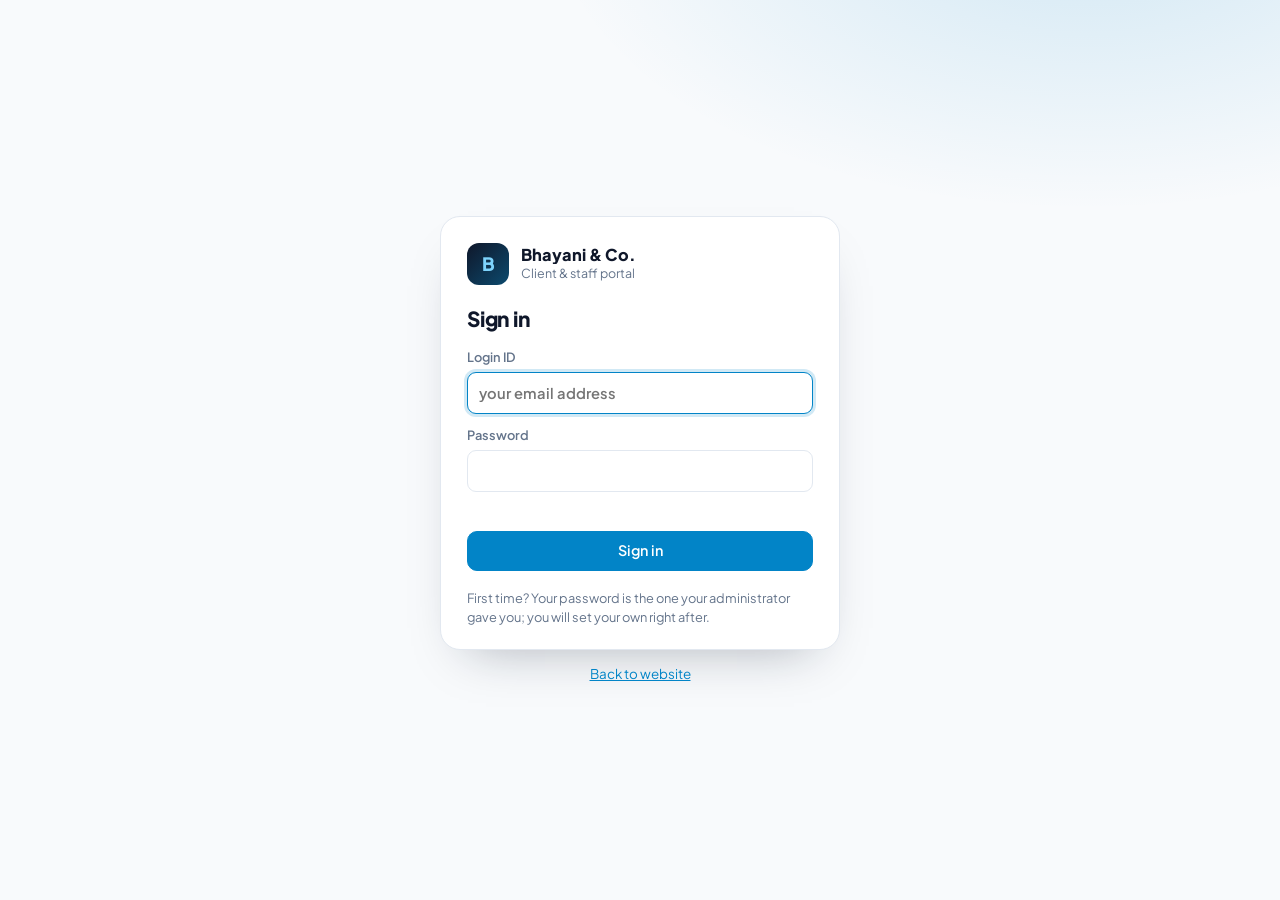
<file: depreciation/index.html>
<!doctype html><html><head><meta charset=utf8><meta name="robots" content="noindex"><script src="/portal/supabase.js"></script><script src="/portal/config.js"></script><script src="/portal/connect.js" data-tool="depreciation"></script><script src="/portal/integrate.js"></script><meta name=viewport content="width=device-width,initial-scale=1,viewport-fit=cover"><style>:root{color-scheme:light;box-sizing:border-box;padding-top:env(safe-area-inset-top,0px);padding-bottom:env(safe-area-inset-bottom,0px)}html{scroll-padding-top:env(safe-area-inset-top,0px)}body{margin:0;padding:0;font:14px -apple-system,BlinkMacSystemFont,sans-serif;background:#fff;color:#000}img{max-width:100%}[hidden]:not([hidden=until-found i]){display:none!important}</style></head><body>
<title>Depreciation Workbench</title>
<meta name="claude:viewport-fit-sides" content="cover">
<link rel="preconnect" href="https://fonts.googleapis.com">
<link rel="stylesheet" href="https://fonts.googleapis.com/css2?family=Plus+Jakarta+Sans:wght@400;500;600;700;800&family=JetBrains+Mono:wght@400;500;600&display=swap">
<script src="/portal/xlsx.bundle.js"></script><script src="/portal/xlstyle.js"></script>
<style>
/* Layout: Society Desk ERP shell — sticky top bar, left rail of statements, dark hero with the year's actions, KPI tiles, then the statement. */
:root {
  --bg: #f8fafc; --surface: #ffffff; --sunk: #f1f5f9; --line: #e2e8f0; --fg: #0f172a; --muted: #64748b;
  --navy: #0f172a; --navy-ink: #ffffff; --teal: #0284c7; --teal-fg: #ffffff; --teal-soft: #e0f2fe; --focus: #0284c7;
  --accent: #d97706; --accent-soft: #fffbeb;
  --good: #059669; --good-bg: #ecfdf5; --warn: #b45309; --warn-bg: #fffbeb; --bad: #dc2626; --bad-bg: #fef2f2;
  --hero-a: #0f172a; --hero-b: #0c4a6e; --hero-eyebrow: #38bdf8;
  --s1: #0284c7; --s2: #ea580c; --s3: #059669;
  --shadow: 0 1px 2px rgba(15,23,42,.05); --r: 16px;
  --f-display: "Plus Jakarta Sans", "Segoe UI", system-ui, sans-serif; --f-body: "Plus Jakarta Sans", "Segoe UI", system-ui, sans-serif; --f-num: "JetBrains Mono", Consolas, monospace;
}
@media (prefers-color-scheme: dark) { :root:not([data-theme="light"]) {
  --bg: #0b1120; --surface: #111a2e; --sunk: #0f172a; --line: #1e293b; --fg: #e2e8f0; --muted: #94a3b8;
  --navy: #e2e8f0; --navy-ink: #0f172a; --teal: #38bdf8; --teal-fg: #082f49; --teal-soft: #0c2a40; --focus: #38bdf8;
  --accent: #f59e0b; --accent-soft: #2a1f0a;
  --good: #34d399; --good-bg: #062e22; --warn: #fbbf24; --warn-bg: #2a1f0a; --bad: #f87171; --bad-bg: #3b1212;
  --hero-a: #0b1222; --hero-b: #0c3a57; --hero-eyebrow: #7dd3fc;
  --s1: #38bdf8; --s2: #fb923c; --s3: #34d399; --shadow: 0 1px 2px rgba(0,0,0,.3); color-scheme: dark; } }
:root[data-theme="dark"] {
  --bg: #0b1120; --surface: #111a2e; --sunk: #0f172a; --line: #1e293b; --fg: #e2e8f0; --muted: #94a3b8;
  --navy: #e2e8f0; --navy-ink: #0f172a; --teal: #38bdf8; --teal-fg: #082f49; --teal-soft: #0c2a40; --focus: #38bdf8;
  --accent: #f59e0b; --accent-soft: #2a1f0a;
  --good: #34d399; --good-bg: #062e22; --warn: #fbbf24; --warn-bg: #2a1f0a; --bad: #f87171; --bad-bg: #3b1212;
  --hero-a: #0b1222; --hero-b: #0c3a57; --hero-eyebrow: #7dd3fc;
  --s1: #38bdf8; --s2: #fb923c; --s3: #34d399; --shadow: 0 1px 2px rgba(0,0,0,.3); color-scheme: dark; }
* { box-sizing: border-box; }
body { background: var(--bg); color: var(--fg); font-family: var(--f-body); font-size: 15px; line-height: 1.5; margin: 0; -webkit-font-smoothing: antialiased; }
h1, h2, h3 { font-family: var(--f-display); font-weight: 700; letter-spacing: -.01em; text-wrap: balance; margin: 0; }
h1 { font-weight: 800; font-size: clamp(1.4rem, 2.6vw, 1.9rem); }
h2 { font-size: 1.05rem; }
h3 { font-size: .95rem; }
.num { font-family: var(--f-num); font-variant-numeric: tabular-nums; text-align: right; white-space: nowrap; }
.muted { color: var(--muted); }
.small { font-size: 12.5px; }
svg.ic { width: 18px; height: 18px; flex: none; fill: none; stroke: currentColor; stroke-width: 2; stroke-linecap: round; stroke-linejoin: round; }

/* buttons and fields */
button, select, input { font: inherit; color: inherit; }
button { cursor: pointer; border-radius: 12px; border: 1px solid var(--line); background: var(--surface); padding: 8px 14px; font-weight: 600; font-size: 14px; display: inline-flex; align-items: center; justify-content: center; gap: 7px; }
button:hover:not(:disabled) { border-color: var(--teal); }
button:disabled, input:disabled, select:disabled { opacity: .5; cursor: not-allowed; }
button.primary { background: var(--navy); color: var(--navy-ink); border-color: var(--navy); }
button.primary:hover:not(:disabled) { border-color: var(--navy); filter: brightness(1.15); }
button.sky { background: var(--teal); color: var(--teal-fg); border-color: var(--teal); }
button.danger { color: var(--bad); border-color: color-mix(in srgb, var(--bad) 45%, transparent); background: var(--bad-bg); }
button.link { border: 0; background: none; padding: 2px 4px; color: var(--teal); text-decoration: underline; font-weight: 600; }
button.sm, #lk-open { padding: 6px 11px; font-size: 13px; border-radius: 10px; }
button:focus-visible, input:focus-visible, select:focus-visible, tr[tabindex]:focus-visible { outline: 2px solid var(--focus); outline-offset: 2px; }
input, select { background: var(--surface); border: 1px solid var(--line); border-radius: 10px; padding: 8px 10px; width: 100%; min-width: 0; font-size: 14px; }
label { display: grid; gap: 5px; font-size: 12.5px; color: var(--muted); font-weight: 600; }
fieldset { border: 0; padding: 0; margin: 0; min-width: 0; }

/* shell */
.app { display: grid; grid-template-columns: 256px minmax(0, 1fr); grid-template-rows: auto 1fr; min-height: 100vh; }
.topbar { grid-column: 1 / -1; position: sticky; top: 0; z-index: 30; background: var(--surface); border-bottom: 1px solid var(--line); min-height: 64px;
  display: flex; flex-wrap: wrap; align-items: center; gap: 10px 18px; justify-content: space-between;
  padding: 10px max(20px, env(safe-area-inset-right, 0px)) 10px max(20px, env(safe-area-inset-left, 0px)); }
.brand { display: flex; align-items: center; gap: 12px; min-width: 0; }
.logo-tile { width: 42px; height: 42px; border-radius: 12px; background: linear-gradient(135deg, var(--hero-a), var(--hero-b)); color: #fff; display: grid; place-items: center; flex: none; }
.logo-tile svg { width: 22px; height: 22px; }
.brand-name { font-weight: 800; font-size: 1.02rem; letter-spacing: -.01em; line-height: 1.2; }
.brand-sub { font-size: 12px; color: var(--muted); }
.top-right { display: flex; flex-wrap: wrap; align-items: center; gap: 8px; }
.company { display: flex; align-items: center; gap: 8px; }
.company select { width: auto; max-width: 260px; font-weight: 600; }
.save-state { font-size: 12px; font-weight: 600; color: var(--muted); display: inline-flex; align-items: center; gap: 6px; padding: 5px 11px; border-radius: 999px; background: var(--sunk); border: 1px solid var(--line); white-space: nowrap; }
.dot { width: 8px; height: 8px; border-radius: 50%; background: var(--muted); }
.dot.ok { background: var(--good); } .dot.warn { background: var(--warn); }
.menu-btn { display: none; padding: 8px; border-radius: 10px; }
.vh { position: absolute; width: 1px; height: 1px; overflow: hidden; clip: rect(0 0 0 0); white-space: nowrap; }

.rail { position: sticky; top: 64px; align-self: start; height: calc(100vh - 64px); overflow-y: auto; background: var(--surface); border-right: 1px solid var(--line);
  padding: 18px 14px; display: flex; flex-direction: column; gap: 6px; }
.rail-label { font-size: 11px; font-weight: 700; text-transform: uppercase; letter-spacing: .08em; color: var(--muted); padding: 6px 12px; }
.nav { display: grid; gap: 3px; }
.nav button { justify-content: flex-start; width: 100%; border: 0; background: none; padding: 9px 12px; border-radius: 12px; color: var(--muted); font-weight: 600; text-align: left; }
.nav button:hover { background: var(--sunk); color: var(--fg); }
.nav button[aria-selected="true"] { background: var(--teal); color: var(--teal-fg); box-shadow: 0 6px 16px -8px color-mix(in srgb, var(--teal) 70%, transparent); }
.nav .badge { margin-left: auto; font-size: 11px; font-weight: 700; padding: 1px 7px; border-radius: 999px; background: var(--bad); color: #fff; }
.nav .badge:empty { display: none; }
.rail-foot { margin-top: auto; padding: 12px; border-radius: 14px; background: var(--sunk); font-size: 12.5px; color: var(--muted); display: grid; gap: 4px; }
.rail-foot strong { color: var(--fg); font-size: 13px; }

main.main { padding: 24px 28px 56px; min-width: 0; }
.wrap { max-width: 1280px; margin: 0 auto; display: grid; grid-template-columns: minmax(0, 1fr); gap: 20px; }
.wrap > * { min-width: 0; }

/* hero */
.hero { border-radius: 24px; padding: 24px 26px; color: #fff; background: linear-gradient(120deg, var(--hero-a) 0%, var(--hero-a) 35%, var(--hero-b) 100%);
  display: grid; gap: 16px; position: relative; overflow: hidden; }
.hero::after { content: ""; position: absolute; right: -60px; top: -80px; width: 280px; height: 280px; border-radius: 50%; background: radial-gradient(circle, rgba(56,189,248,.22), transparent 70%); pointer-events: none; }
.hero .eyebrow { font-size: 12px; font-weight: 700; letter-spacing: .1em; text-transform: uppercase; color: var(--hero-eyebrow); }
.hero h1 { color: #fff; }
.hero .lede { color: rgba(255,255,255,.75); font-size: 14px; max-width: 70ch; margin: 4px 0 0; }
.hero-row { display: flex; flex-wrap: wrap; gap: 10px; align-items: center; position: relative; z-index: 1; }
.hero button { border-color: rgba(255,255,255,.22); background: rgba(255,255,255,.08); color: #fff; }
.hero button:hover:not(:disabled) { border-color: rgba(255,255,255,.5); background: rgba(255,255,255,.14); }
.hero button.hero-primary { background: #0ea5e9; border-color: #0ea5e9; color: #fff; }
.hero button.hero-primary:hover:not(:disabled) { background: #38bdf8; border-color: #38bdf8; }
.hero .pill.ok { background: rgba(16,185,129,.18); color: #6ee7b7; border-color: rgba(110,231,183,.4); }
.hero .pill.bad { background: rgba(248,113,113,.18); color: #fecaca; border-color: rgba(254,202,202,.45); }
.hero .spacer { flex: 1; }

/* banners */
.banner { border-radius: 16px; padding: 12px 16px; display: flex; flex-wrap: wrap; gap: 8px 16px; align-items: center; justify-content: space-between; border: 1px solid; }
.banner.sample { background: var(--accent-soft); border-color: color-mix(in srgb, var(--accent) 45%, transparent); }
.banner.sample strong { color: var(--warn); }
.banner.final { background: var(--good-bg); border-color: color-mix(in srgb, var(--good) 45%, transparent); }
.banner.final strong { color: var(--good); }

/* settings */
.settings { background: var(--surface); border: 1px solid var(--line); border-radius: var(--r); box-shadow: var(--shadow); padding: 16px 20px 18px; display: grid; grid-template-columns: repeat(auto-fit, minmax(160px, 1fr)); gap: 14px; align-items: end; }
.settings .panel-h { grid-column: 1 / -1; display: flex; align-items: center; gap: 10px; margin-bottom: -2px; }
.settings .panel-h h2 { font-size: .98rem; }
.seg { display: inline-flex; gap: 3px; padding: 3px; background: var(--sunk); border: 1px solid var(--line); border-radius: 12px; }
.seg button { border: 0; border-radius: 9px; padding: 6px 16px; background: none; color: var(--muted); }
.seg button[aria-pressed="true"] { background: var(--teal); color: var(--teal-fg); }

/* KPI tiles */
.totals { display: grid; grid-template-columns: repeat(auto-fit, minmax(210px, 1fr)); gap: 14px; }
.tot { background: var(--surface); border: 1px solid var(--line); border-radius: var(--r); box-shadow: var(--shadow); padding: 16px 18px; display: grid; gap: 6px; align-content: start; position: relative; }
.tot .k { font-size: 12px; color: var(--muted); font-weight: 600; padding-right: 40px; }
.tot .v { font-family: var(--f-num); font-variant-numeric: tabular-nums; font-size: clamp(1.25rem, 2.1vw, 1.6rem); font-weight: 600; letter-spacing: -.02em; }
.tot .n { font-size: 12px; color: var(--muted); }
.tot::after { content: ""; position: absolute; top: 14px; right: 14px; width: 32px; height: 32px; border-radius: 10px; background: var(--teal-soft) center / 18px no-repeat; }
.tot:nth-child(1)::after { background-image: url("data:image/svg+xml,%3Csvg xmlns='http://www.w3.org/2000/svg' viewBox='0 0 24 24' fill='none' stroke='%230284c7' stroke-width='2' stroke-linecap='round' stroke-linejoin='round'%3E%3Cpath d='M3 3v18h18'/%3E%3Cpath d='m7 8 5 5 3-3 5 5'/%3E%3C/svg%3E"); }
.tot:nth-child(2)::after { background-color: var(--good-bg); background-image: url("data:image/svg+xml,%3Csvg xmlns='http://www.w3.org/2000/svg' viewBox='0 0 24 24' fill='none' stroke='%23059669' stroke-width='2' stroke-linecap='round' stroke-linejoin='round'%3E%3Crect x='4' y='3' width='16' height='18' rx='2'/%3E%3Cpath d='M8 7h8M8 11h8M8 15h5'/%3E%3C/svg%3E"); }
.tot:nth-child(3)::after { background-color: var(--accent-soft); background-image: url("data:image/svg+xml,%3Csvg xmlns='http://www.w3.org/2000/svg' viewBox='0 0 24 24' fill='none' stroke='%23d97706' stroke-width='2' stroke-linecap='round' stroke-linejoin='round'%3E%3Cpath d='M7 4v16M17 4v16M3 8h8M13 16h8'/%3E%3C/svg%3E"); }
.tot:nth-child(4)::after { background-color: var(--bad-bg); background-image: url("data:image/svg+xml,%3Csvg xmlns='http://www.w3.org/2000/svg' viewBox='0 0 24 24' fill='none' stroke='%23dc2626' stroke-width='2' stroke-linecap='round' stroke-linejoin='round'%3E%3Cpath d='M12 3 4 7v6c0 4 3.5 7 8 8 4.5-1 8-4 8-8V7z'/%3E%3C/svg%3E"); }
.tot.lead .v { color: var(--fg); }

.actions { display: flex; flex-wrap: wrap; gap: 8px; align-items: center; }
.pill { display: inline-flex; align-items: center; gap: 6px; border-radius: 999px; padding: 4px 11px; font-size: 12px; font-weight: 700; border: 1px solid transparent; }
.pill.ok { background: var(--good-bg); color: var(--good); border-color: color-mix(in srgb, var(--good) 40%, transparent); }
.pill.bad { background: var(--bad-bg); color: var(--bad); border-color: color-mix(in srgb, var(--bad) 40%, transparent); }
.chip { font-size: 11px; font-weight: 700; padding: 2px 9px; border-radius: 999px; background: var(--sunk); color: var(--muted); white-space: nowrap; display: inline-flex; gap: 4px; align-items: center; }
.chip.add { color: var(--teal); background: var(--teal-soft); }
.chip.sold { color: var(--warn); background: var(--warn-bg); }
.chip.half { color: var(--bad); background: var(--bad-bg); }
.chip.ov { color: var(--accent); background: var(--accent-soft); }
.chip button { border: 0; background: none; padding: 0 2px; color: inherit; font-weight: 800; }

/* panels and tables */
.panel { background: var(--surface); border: 1px solid var(--line); border-radius: var(--r); box-shadow: var(--shadow); min-width: 0; overflow: hidden; }
.panel-head { padding: 16px 20px 8px; display: flex; flex-wrap: wrap; gap: 6px 16px; align-items: baseline; justify-content: space-between; }
.panel + .panel { margin-top: 20px; }
.charts > .panel, .mat-grid > .panel { margin-top: 0; }
.scroll { overflow-x: auto; }
table { border-collapse: collapse; width: 100%; font-size: 13.5px; }
th, td { padding: 10px 12px; border-bottom: 1px solid var(--line); text-align: left; vertical-align: middle; }
th { font-size: .72rem; text-transform: uppercase; letter-spacing: .06em; color: var(--muted); font-weight: 700; background: var(--sunk); }
th:first-child, td:first-child { padding-left: 20px; }
th.num { text-align: right; }
th.extra { color: var(--teal); }
tbody tr[tabindex] { cursor: pointer; }
tbody tr[tabindex]:hover td { background: color-mix(in srgb, var(--teal-soft) 55%, transparent); }
tfoot td { font-weight: 700; border-top: 2px solid var(--line); border-bottom: 0; background: var(--sunk); }
td input { padding: 6px 8px; }
td input.num { width: 130px; text-align: right; }
td input.w-life { width: 80px; text-align: right; }
.empty { margin: 16px 20px; padding: 36px 16px; text-align: center; color: var(--muted); display: grid; gap: 10px; justify-items: center; border: 1.5px dashed var(--line); border-radius: var(--r); }
.note { padding: 10px 20px 16px; color: var(--muted); font-size: 12.5px; max-width: 85ch; }
.extras { padding: 4px 20px 12px; display: flex; flex-wrap: wrap; gap: 8px; align-items: center; }
.extras input { width: 180px; }

.dt { display: grid; grid-template-columns: 1fr auto; max-width: 640px; }
.dt div { padding: 10px 20px; border-bottom: 1px solid var(--line); }
.dt .strong { font-weight: 700; }
.issues { margin: 0 20px 14px; padding: 10px 14px 10px 32px; color: var(--bad); font-size: 13px; background: var(--bad-bg); border-radius: 12px; }

/* analysis and MAT */
.kpis { display: grid; grid-template-columns: repeat(auto-fit, minmax(180px, 1fr)); gap: 14px; }
.mat-grid { display: grid; grid-template-columns: repeat(auto-fit, minmax(min(100%, 420px), 1fr)); gap: 20px; align-items: start; }
.mat-form { padding: 6px 20px 18px; display: grid; gap: 12px; }
.mat-form .grid2 { grid-template-columns: repeat(auto-fit, minmax(170px, 1fr)); }
.verdict { margin: 0 20px 16px; padding: 14px 16px; border-radius: 14px; border: 1px solid color-mix(in srgb, var(--teal) 30%, transparent); background: var(--teal-soft); display: grid; gap: 4px; }
.verdict .big { font-family: var(--f-num); font-variant-numeric: tabular-nums; font-size: 1.35rem; font-weight: 600; color: var(--fg); }
.stmt td:first-child { padding-left: 20px; } .stmt td.ind { padding-left: 34px; color: var(--muted); }
.stmt tr.sum td { font-weight: 700; border-top: 1px solid var(--fg); }
.kpi { background: var(--surface); border: 1px solid var(--line); border-radius: var(--r); box-shadow: var(--shadow); padding: 14px 16px; display: grid; gap: 3px; }
.kpi .k { font-size: 12px; color: var(--muted); font-weight: 600; }
.kpi .v { font-family: var(--f-num); font-variant-numeric: tabular-nums; font-size: 1.3rem; font-weight: 600; }
.kpi .n { font-size: 12px; color: var(--muted); }
.charts { display: grid; grid-template-columns: repeat(auto-fit, minmax(min(100%, 520px), 1fr)); gap: 20px; margin-top: 20px; }
.chart { padding: 16px 20px 18px; display: grid; gap: 10px; align-content: start; }
.chart .lede { font-size: 13px; color: var(--muted); }
.legend { display: flex; flex-wrap: wrap; gap: 14px; font-size: 12px; color: var(--muted); }
.legend i { display: inline-block; width: 10px; height: 10px; border-radius: 3px; margin-right: 6px; vertical-align: -1px; }
.hb { display: grid; gap: 6px; }
.hb-row { display: grid; grid-template-columns: minmax(90px, 34%) 1fr minmax(84px, auto); gap: 10px; align-items: center; font-size: 12.5px; padding: 2px 4px; border-radius: 8px; }
.hb-row:hover { background: var(--sunk); }
.hb-label { overflow-wrap: anywhere; }
.hb-track { position: relative; height: 16px; border-left: 1px solid var(--line); }
.hb-track.two { height: 26px; }
.hb-bar { position: absolute; top: 1px; height: 14px; border-radius: 0 5px 5px 0; }
.hb-track.two .hb-bar { height: 11px; }
.hb-track.two .hb-bar.b2 { top: 14px; }
.hb-bar.float { border-radius: 5px; }
.hb-val { font-family: var(--f-num); font-variant-numeric: tabular-nums; text-align: right; white-space: nowrap; font-size: 12px; }
.hb-val .sub { display: block; color: var(--muted); font-size: 11px; }
.tip { position: fixed; z-index: 50; pointer-events: none; background: var(--fg); color: var(--bg); font-size: 12px; padding: 7px 10px; border-radius: 10px; max-width: 280px; }

/* dialogs */
dialog { border: 1px solid var(--line); border-radius: 20px; padding: 0; width: min(780px, calc(100vw - 32px)); background: var(--surface); color: var(--fg); box-shadow: 0 24px 60px -20px rgba(15,23,42,.45); }
dialog::backdrop { background: rgb(15 23 42 / .5); backdrop-filter: blur(2px); }
.form { padding: 22px; display: grid; gap: 14px; }
.grid2 { display: grid; grid-template-columns: repeat(auto-fit, minmax(200px, 1fr)); gap: 12px; }
.form-foot { display: flex; flex-wrap: wrap; gap: 8px; justify-content: space-between; align-items: center; }
.err { color: var(--bad); font-size: 12.5px; min-height: 1em; }
.subhead { font-size: 11px; text-transform: uppercase; letter-spacing: .08em; color: var(--muted); font-weight: 700; border-top: 1px solid var(--line); padding-top: 12px; }
.list { margin: 0; padding-left: 20px; font-size: 13px; max-height: 180px; overflow: auto; }
.toast { position: fixed; bottom: calc(20px + env(safe-area-inset-bottom, 0px)); left: 50%; transform: translateX(-50%); background: var(--navy); color: var(--navy-ink); padding: 10px 16px; border-radius: 12px; font-size: 13.5px; font-weight: 600; z-index: 60; box-shadow: 0 12px 30px -12px rgba(15,23,42,.5); max-width: calc(100vw - 32px); }

/* mobile: drawer rail and bottom tab bar */
.scrim { display: none; }
.tabbar { display: none; }
@media (max-width: 860px) {
  .app { grid-template-columns: minmax(0, 1fr); }
  .menu-btn { display: inline-flex; }
  .brand-sub { display: none; }
  .topbar { padding-left: max(16px, env(safe-area-inset-left, 0px)); padding-right: max(16px, env(safe-area-inset-right, 0px)); }
  .company select { max-width: 52vw; }
  .topbar { position: relative; }
  .rail { position: fixed; left: 0; top: 0; bottom: 0; height: 100vh; height: 100dvh; width: min(290px, 84vw); z-index: 45; transform: translateX(-105%); transition: transform .2s; box-shadow: 0 0 40px rgba(15,23,42,.25);
    padding-top: calc(18px + env(safe-area-inset-top, 0px)); padding-left: max(14px, env(safe-area-inset-left, 0px)); }
  .rail.open { transform: none; }
  .scrim { position: fixed; inset: 0; background: rgb(15 23 42 / .45); z-index: 44; }
  .scrim.open { display: block; }
  main.main { padding: 16px max(16px, env(safe-area-inset-right, 0px)) calc(96px + env(safe-area-inset-bottom, 0px)) max(16px, env(safe-area-inset-left, 0px)); }
  .hero { padding: 20px; border-radius: 20px; }
  .tabbar { display: grid; grid-template-columns: repeat(5, 1fr); position: fixed; left: 0; right: 0; bottom: 0; z-index: 35; background: var(--surface); border-top: 1px solid var(--line);
    padding: 6px max(8px, env(safe-area-inset-left, 0px)) calc(6px + env(safe-area-inset-bottom, 0px)); gap: 4px; }
  .tabbar button { flex-direction: column; gap: 2px; border: 0; background: none; padding: 6px 2px; font-size: 10.5px; color: var(--muted); border-radius: 12px; }
  .tabbar button[aria-selected="true"] { color: var(--teal); background: var(--teal-soft); }
  .toast { bottom: calc(84px + env(safe-area-inset-bottom, 0px)); }
}
@media (prefers-reduced-motion: no-preference) { button { transition: border-color .15s, background .15s, color .15s; } .hb-bar { transition: width .3s, left .3s; } }
@media (prefers-reduced-motion: reduce) { .rail { transition: none; } }
</style>

<svg width="0" height="0" style="position:absolute" aria-hidden="true">
  <symbol id="i-list" viewBox="0 0 24 24"><path d="M8 6h13M8 12h13M8 18h13M3 6h.01M3 12h.01M3 18h.01"/></symbol>
  <symbol id="i-book" viewBox="0 0 24 24"><path d="M4 19.5A2.5 2.5 0 0 1 6.5 17H20V3H6.5A2.5 2.5 0 0 0 4 5.5z"/><path d="M4 19.5A2.5 2.5 0 0 0 6.5 22H20v-5"/></symbol>
  <symbol id="i-blocks" viewBox="0 0 24 24"><rect x="3" y="3" width="7" height="7" rx="1.5"/><rect x="14" y="3" width="7" height="7" rx="1.5"/><rect x="3" y="14" width="7" height="7" rx="1.5"/><rect x="14" y="14" width="7" height="7" rx="1.5"/></symbol>
  <symbol id="i-scale" viewBox="0 0 24 24"><path d="M12 3v18M5 21h14M6 7h12M6 7l-3 7a3 3 0 0 0 6 0zM18 7l-3 7a3 3 0 0 0 6 0z"/></symbol>
  <symbol id="i-shield" viewBox="0 0 24 24"><path d="M12 3 4 7v6c0 4 3.5 7 8 8 4.5-1 8-4 8-8V7z"/><path d="m9 12 2 2 4-4"/></symbol>
  <symbol id="i-chart" viewBox="0 0 24 24"><path d="M3 3v18h18"/><rect x="7" y="12" width="3" height="5"/><rect x="12" y="8" width="3" height="9"/><rect x="17" y="5" width="3" height="12"/></symbol>
  <symbol id="i-sliders" viewBox="0 0 24 24"><path d="M4 21v-7M4 10V3M12 21v-9M12 8V3M20 21v-5M20 12V3M1 14h6M9 8h6M17 16h6"/></symbol>
  <symbol id="i-plus" viewBox="0 0 24 24"><path d="M12 5v14M5 12h14"/></symbol>
  <symbol id="i-upload" viewBox="0 0 24 24"><path d="M21 15v4a2 2 0 0 1-2 2H5a2 2 0 0 1-2-2v-4M17 8l-5-5-5 5M12 3v12"/></symbol>
  <symbol id="i-download" viewBox="0 0 24 24"><path d="M21 15v4a2 2 0 0 1-2 2H5a2 2 0 0 1-2-2v-4M7 10l5 5 5-5M12 15V3"/></symbol>
  <symbol id="i-lock" viewBox="0 0 24 24"><rect x="4" y="11" width="16" height="10" rx="2"/><path d="M8 11V7a4 4 0 0 1 8 0v4"/></symbol>
  <symbol id="i-menu" viewBox="0 0 24 24"><path d="M3 6h18M3 12h18M3 18h18"/></symbol>
  <symbol id="i-more" viewBox="0 0 24 24"><circle cx="5" cy="12" r="1"/><circle cx="12" cy="12" r="1"/><circle cx="19" cy="12" r="1"/></symbol>
  <symbol id="i-logo" viewBox="0 0 24 24"><path d="M3 21h18M5 21V10l7-5 7 5v11"/><path d="M9 21v-6h6v6"/><path d="m8 13 3-3 2 2 3-3"/></symbol>
</svg>

<div class="app">
  <header class="topbar">
    <div class="brand">
      <button class="menu-btn" id="menu-btn" type="button" aria-label="Open statements menu" aria-controls="rail" aria-expanded="false"><svg class="ic"><use href="#i-menu"/></svg></button>
      <div class="logo-tile" aria-hidden="true"><svg class="ic"><use href="#i-logo"/></svg></div>
      <div><div class="brand-name">Depreciation Workbench</div><div class="brand-sub">Companies Act · Income-tax · Deferred tax</div></div>
    </div>
    <div class="top-right" id="top-right">
      <div class="company">
        <label for="company" class="vh">Company</label><select id="company"></select>
        <button id="new-company" type="button" class="sm"><svg class="ic"><use href="#i-plus"/></svg>New company</button>
      </div>
      <div class="save-state" id="save-state"><span class="dot"></span><span>Loading…</span></div>
    </div>
  </header>

  <aside class="rail" id="rail" aria-label="Statements">
    <div class="rail-label">Statements</div>
    <nav class="nav" role="tablist" aria-label="Statements">
      <button class="tab" role="tab" id="t-register" data-tab="register"><svg class="ic"><use href="#i-list"/></svg>Asset register<span class="badge" id="nav-badge"></span></button>
      <button class="tab" role="tab" id="t-schedule" data-tab="schedule"><svg class="ic"><use href="#i-book"/></svg>Companies Act schedule</button>
      <button class="tab" role="tab" id="t-it" data-tab="it"><svg class="ic"><use href="#i-blocks"/></svg>Income-tax blocks</button>
      <button class="tab" role="tab" id="t-dt" data-tab="dt"><svg class="ic"><use href="#i-scale"/></svg>Deferred tax</button>
      <button class="tab" role="tab" id="t-mat" data-tab="mat"><svg class="ic"><use href="#i-shield"/></svg>MAT / AMT</button>
    </nav>
    <div class="rail-label" style="margin-top:10px">Insights and setup</div>
    <nav class="nav" role="tablist" aria-label="Insights and setup">
      <button class="tab" role="tab" id="t-analysis" data-tab="analysis"><svg class="ic"><use href="#i-chart"/></svg>Analysis</button>
      <button class="tab" role="tab" id="t-rates" data-tab="rates"><svg class="ic"><use href="#i-sliders"/></svg>Lives and rates</button>
    </nav>
    <div class="rail-foot"><strong>Amounts in ₹</strong><span>Schedule II and block-of-assets WDV, side by side. Income-tax Act 2025 section references.</span></div>
  </aside>
  <div class="scrim" id="scrim"></div>

  <main class="main">
  <div class="wrap">
    <section class="hero" aria-label="Company and year">
      <div>
        <div class="eyebrow" id="hero-eyebrow">Depreciation · Financial year</div>
        <h1 id="hero-co">Depreciation Workbench</h1>
        <p class="lede">Companies Act Schedule II and income-tax block of assets, side by side — with deferred tax and MAT / AMT.</p>
      </div>
      <div class="hero-row">
        <span id="check-pill"></span>
        <span class="spacer"></span>
        <button id="add-asset" type="button" class="hero-primary"><svg class="ic"><use href="#i-plus"/></svg>Add asset</button>
        <button id="upload-btn" type="button"><svg class="ic"><use href="#i-upload"/></svg>Bulk upload FAR</button>
        <input id="import-file" type="file" accept=".xlsx,.xls,.csv" hidden>
        <button id="export" type="button"><svg class="ic"><use href="#i-download"/></svg>Download Excel</button>
        <button id="finalise" type="button"><svg class="ic"><use href="#i-lock"/></svg>Mark as final</button>
      </div>
    </section>

    <div class="banner sample" id="sample-banner" hidden>
      <span><strong>Example data.</strong> These assets show how the tool works. Edit them, upload your FAR, or start a company of your own.</span>
      <button id="start-own" type="button" class="primary">Start my own company</button>
    </div>
    <div class="banner final" id="final-banner" hidden>
      <span><strong>Finalised</strong> <span id="final-when"></span>. Figures are locked; downloads and analysis stay available.</span>
      <span class="actions"><button id="reopen" type="button">Reopen for editing</button><button id="reopen-confirm" type="button" class="danger" hidden>Confirm reopen</button></span>
    </div>

    <section class="totals" id="totals" aria-label="Year totals"></section>

    <section class="settings" aria-label="Year and method">
      <div class="panel-h"><h2>Year and method</h2><span class="small muted">Changes recalculate every statement</span></div>
      <label for="s-name">Company name<input id="s-name" type="text"></label>
      <label for="s-fys">Financial year start<input id="s-fys" type="date"></label>
      <label for="s-fye">Financial year end<input id="s-fye" type="date"></label>
      <div style="display:grid;gap:5px"><span class="small muted" style="font-weight:600">Companies Act method</span>
        <div class="seg" role="group" aria-label="Companies Act method">
          <button type="button" id="m-slm" data-m="SLM">SLM</button><button type="button" id="m-wdv" data-m="WDV">WDV</button>
        </div></div>
      <label for="s-res">Residual value %<input id="s-res" type="number" step="0.1" min="0" max="100"></label>
      <label for="s-tax" title="Full effective rate: 25% + 7% surcharge + 4% cess = 27.82% (normal regime); 22% + 10% + 4% = 25.168% (s.200)">Tax rate for deferred tax % (incl. surcharge, cess)<input id="s-tax" type="number" step="0.001" min="0" max="100"></label>
      <label for="s-mfg">Manufacturing or power business<select id="s-mfg"><option>Yes</option><option>No</option></select></label>
      <label for="s-reg">Income-tax regime<select id="s-reg"><option value="Normal">Normal</option><option value="Concessional">Concessional (s.199–204 / s.202)</option></select></label>
    </section>

    <div id="view"></div>
  </div>
  </main>

  <nav class="tabbar" aria-label="Statements (mobile)">
    <button class="tab" type="button" data-tab="register"><svg class="ic"><use href="#i-list"/></svg>Register</button>
    <button class="tab" type="button" data-tab="schedule"><svg class="ic"><use href="#i-book"/></svg>Books</button>
    <button class="tab" type="button" data-tab="it"><svg class="ic"><use href="#i-blocks"/></svg>Tax</button>
    <button class="tab" type="button" data-tab="dt"><svg class="ic"><use href="#i-scale"/></svg>Deferred</button>
    <button type="button" id="tab-more"><svg class="ic"><use href="#i-more"/></svg>More</button>
  </nav>
</div>

<!-- asset form -->
<dialog id="asset-dialog" aria-labelledby="asset-dialog-title">
  <form class="form" id="asset-form" novalidate>
    <h2 id="asset-dialog-title">Add asset</h2>
    <fieldset id="f-set">
      <div class="grid2">
        <label for="f-id">Asset ID<input id="f-id" required></label>
        <label for="f-desc">Description<input id="f-desc" required></label>
        <label for="f-cat">Category<select id="f-cat"></select></label>
        <label for="f-loc">Location<input id="f-loc"></label>
        <label for="f-pur">Purchase date<input id="f-pur" type="date"></label>
        <label for="f-put">Put-to-use date<input id="f-put" type="date" required></label>
        <label for="f-cost">Cost (₹)<input id="f-cost" type="number" min="0" step="1" required></label>
        <label for="f-oacc">Opening accumulated depreciation (₹)<input id="f-oacc" type="number" min="0" step="1"></label>
        <label for="f-del">Deletion date (if sold or scrapped)<input id="f-del" type="date"></label>
        <label for="f-proc">Sale proceeds (₹)<input id="f-proc" type="number" min="0" step="1"></label>
      </div>
      <p class="subhead" style="margin:14px 0 10px">Overrides for this asset (leave blank to use the category)</p>
      <div class="grid2">
        <label for="f-lifeOv">Useful life override (years)<input id="f-lifeOv" type="number" min="0" step="0.5"></label>
        <label for="f-resOv">Residual value override %<input id="f-resOv" type="number" min="0" max="100" step="0.1"></label>
        <label for="f-addl">Additional depreciation (new plant, s.33(8))<select id="f-addl"><option value="">No</option><option value="Yes">Yes</option></select></label>
      </div>
      <p class="small muted" style="margin:8px 0 0">Yes only for new plant or machinery first used by you in manufacturing or power. Not for second-hand assets, ships, aircraft, office appliances, road vehicles, or anything installed in an office, residence or guest house.</p>
      <div id="f-extra-wrap" hidden>
        <p class="subhead" style="margin:14px 0 10px">Your extra columns</p>
        <div class="grid2" id="f-extra"></div>
      </div>
    </fieldset>
    <div class="err" id="form-err" role="alert"></div>
    <div class="form-foot">
      <div class="actions"><button type="button" id="del-asset" class="danger" hidden>Delete asset</button>
        <button type="button" id="del-confirm" class="danger" hidden>Confirm delete</button></div>
      <div class="actions"><button type="button" id="cancel">Close</button><button type="submit" class="primary" id="save-asset">Save asset</button></div>
    </div>
  </form>
</dialog>

<!-- upload / template guide -->
<dialog id="upload-dialog" aria-labelledby="upload-title">
  <div class="form">
    <h2 id="upload-title">Bulk upload a Fixed Asset Register</h2>
    <p class="small muted" style="margin:0">Fill the template in Excel (or save it as CSV) and upload it. Fixed columns are read by name, in any order. Add any number of extra columns after them (cost centre, vendor, tag number, invoice number) — they are kept with each asset and come back in every download.</p>
    <div class="scroll"><table id="tpl-cols"></table></div>
    <div class="form-foot">
      <div class="actions"><button type="button" id="tpl-xlsx">Download Excel template</button><button type="button" id="tpl-csv">Download CSV template</button></div>
      <div class="actions"><button type="button" id="upload-close">Close</button><button type="button" class="primary" id="choose-file">Choose file to upload</button></div>
    </div>
  </div>
</dialog>

<!-- import preview -->
<dialog id="import-dialog" aria-labelledby="import-title">
  <div class="form">
    <h2 id="import-title">Check the upload</h2>
    <div id="import-body"></div>
    <div class="form-foot">
      <button type="button" id="imp-cancel">Cancel</button>
      <div class="actions"><button type="button" id="imp-merge">Add and update by Asset ID</button><button type="button" class="primary" id="imp-replace">Replace the whole register</button></div>
    </div>
  </div>
</dialog>
<div class="toast" id="toast" hidden></div>
<div class="tip" id="tip" hidden></div>

<script>
// ================================================================ reference data
const DEFAULT_BLOCKS = [
  { name: 'Not depreciable', rate: 0 }, { name: 'Buildings', rate: 0.10 }, { name: 'Plant and machinery', rate: 0.15 },
  { name: 'Furniture and fittings', rate: 0.10 }, { name: 'Computers', rate: 0.40 }, { name: 'Intangible assets', rate: 0.25 }];
const DEFAULT_CATS = [
  { name: 'Land', life: 0, block: 'Not depreciable' },
  { name: 'Buildings (non-factory)', life: 60, block: 'Buildings' },
  { name: 'Factory buildings', life: 30, block: 'Buildings' },
  { name: 'Plant and machinery (general)', life: 15, block: 'Plant and machinery' },
  { name: 'Motor cars', life: 8, block: 'Plant and machinery' },
  { name: 'Office equipment', life: 5, block: 'Plant and machinery' },
  { name: 'Furniture and fittings', life: 10, block: 'Furniture and fittings' },
  { name: 'Computers (end-user devices)', life: 3, block: 'Computers' },
  { name: 'Servers and networks', life: 6, block: 'Computers' },
  { name: 'Software and other intangibles', life: 5, block: 'Intangible assets' }];
const OLD_BLOCK = { 'Building @10%': 'Buildings', 'Plant & machinery @15%': 'Plant and machinery', 'Furniture @10%': 'Furniture and fittings', 'Computers @40%': 'Computers', 'Intangibles @25%': 'Intangible assets' };
const clone = o => JSON.parse(JSON.stringify(o));

// fixed upload columns: key, header, required, note
const FIXED = [
  ['id', 'Asset ID', true, 'Unique code, e.g. FA-001'],
  ['desc', 'Description', true, 'What the asset is'],
  ['cat', 'Category', true, 'Must match a category in Lives and rates; new names are added for you to set a life'],
  ['loc', 'Location', false, 'Plant, office or branch'],
  ['pur', 'Purchase date', false, 'Date of invoice'],
  ['put', 'Put-to-use date', true, 'Depreciation starts here'],
  ['cost', 'Cost', true, 'In rupees, including capitalised expenses'],
  ['oacc', 'Opening accumulated depreciation', false, 'Books, at start of year; 0 for this year\'s additions'],
  ['del', 'Deletion date', false, 'Only if sold or scrapped this year'],
  ['proc', 'Sale proceeds', false, '0 if scrapped'],
  ['lifeOv', 'Useful life override (years)', false, 'Only when technically assessed life differs'],
  ['resOv', 'Residual % override', false, 'Only when residual differs from the company setting'],
  ['addl', 'Additional depreciation (Yes/No)', false, 'Yes only for new plant or machinery used in manufacturing or power (s.33(8), Income-tax Act 2025)'],
];
const ALIASES = { 'put to use date': 'put', 'put-to-use': 'put', 'cost (rs)': 'cost', 'opening acc dep': 'oacc', 'opening accumulated dep': 'oacc',
  'useful life override': 'lifeOv', 'residual override': 'resOv', 'residual value override %': 'resOv', 'additional depreciation': 'addl', 'additional depreciation (y/n)': 'addl' };
// computed columns from our own downloads — ignored on re-upload
const COMPUTED = ['status', 'days used', 'depreciation for the year', 'closing gross block', 'closing accumulated depreciation', 'closing net block',
  'profit / (loss) on sale', 'it block', 'tax block', 'it half rate', 'useful life used (years)', 'residual used %', 'additional depreciation this year', 'additional depreciation balance from last year'];
const norm = h => String(h ?? '').toLowerCase().replace(/\(₹\)|₹|\*/g, '').replace(/\s+/g, ' ').trim();
const FIXED_BY_NORM = Object.fromEntries(FIXED.map(f => [norm(f[1]), f[0]]));

function newSettings(name) { return { name, fyStart: '2026-04-01', fyEnd: '2027-03-31', method: 'SLM', residual: 0.05, taxRate: 0.25168, halfDays: 180, mfg: 'Yes', regime: 'Normal', addlRate: 0.20 }; }
function sampleCompany() {
  return {
    id: 'sample', sample: true, finalised: false, settings: Object.assign(newSettings('ABC Industries Ltd (example)'), { taxRate: 0.2782 }),
    mat: Object.assign({}, MAT_DEFAULTS, { pbt: 25000000, otherDisallow: 450000, matCreditBf: 1200000 }), dtOpen: 2150000,
    cats: clone(DEFAULT_CATS), blocks: clone(DEFAULT_BLOCKS), customCols: ['Cost centre', 'Vendor'],
    openWdv: { 'Buildings': 33500000, 'Plant and machinery': 14840000, 'Furniture and fittings': 980000, 'Computers': 420000, 'Intangible assets': 2025000 },
    assets: [
      ['FA-001', 'Freehold land, Sanand plot', 'Land', 'Sanand', '2018-06-01', '2018-06-01', 25000000, 0, '', null, 'CC-PLANT', 'GIDC'],
      ['FA-002', 'Factory shed', 'Factory buildings', 'Sanand', '2019-03-10', '2019-04-01', 48000000, 11400000, '', null, 'CC-PLANT', 'Shree Constructions'],
      ['FA-003', 'CNC machine line 1', 'Plant and machinery (general)', 'Sanand', '2021-08-05', '2021-09-01', 18500000, 5600000, '', null, 'CC-PROD', 'Jyoti CNC'],
      ['FA-004', 'Injection moulding machine', 'Plant and machinery (general)', 'Sanand', '2026-05-12', '2026-06-01', 7200000, 0, '', null, 'CC-PROD', 'Milacron India'],
      ['FA-005', 'Toyota Innova (director car)', 'Motor cars', 'Ahmedabad HO', '2023-01-15', '2023-01-20', 2600000, 1180000, '2026-11-30', 1300000, 'CC-ADMIN', 'Toyota dealer'],
      ['FA-006', 'Office furniture, HO', 'Furniture and fittings', 'Ahmedabad HO', '2022-07-01', '2022-07-01', 1800000, 650000, '', null, 'CC-ADMIN', 'Godrej Interio'],
      ['FA-007', 'Laptops x 20', 'Computers (end-user devices)', 'Ahmedabad HO', '2024-04-20', '2024-04-20', 1600000, 1010000, '', null, 'CC-IT', 'Dell India'],
      ['FA-008', 'Laptops x 10 (new joiners)', 'Computers (end-user devices)', 'Ahmedabad HO', '2026-12-10', '2026-12-15', 850000, 0, '', null, 'CC-IT', 'Dell India'],
      ['FA-009', 'ERP software licence', 'Software and other intangibles', 'Ahmedabad HO', '2025-10-01', '2025-10-01', 3000000, 300000, '', null, 'CC-IT', 'ERP vendor'],
      ['FA-010', 'Server rack and firewall', 'Servers and networks', 'Sanand', '2026-08-01', '2026-08-20', 1400000, 0, '', null, 'CC-IT', 'Cisco partner'],
      ['FA-011', 'Paint shop conveyor', 'Plant and machinery (general)', 'Sanand', '2025-12-20', '2026-01-10', 2400000, 33742, '', null, 'CC-PROD', 'Conveyor Systems'],
    ].map(([id, desc, cat, loc, pur, put, cost, oacc, del, proc, cc, vendor]) =>
      ({ id, desc, cat, loc, pur, put, cost, oacc, del, proc, lifeOv: '', resOv: '', addl: ['FA-003', 'FA-004', 'FA-011'].includes(id) ? 'Yes' : '', extra: { 'Cost centre': cc, 'Vendor': vendor } })),
  };
}
function blankCompany(name) {
  const id = 'co_' + Date.now().toString(36) + Math.random().toString(36).slice(2, 6);
  return { id, sample: false, finalised: false, settings: newSettings(name || 'New company'), cats: clone(DEFAULT_CATS), blocks: clone(DEFAULT_BLOCKS),
    mat: Object.assign({}, MAT_DEFAULTS), dtOpen: 0,
    customCols: [], openWdv: Object.fromEntries(DEFAULT_BLOCKS.filter(b => b.rate > 0).map(b => [b.name, 0])), assets: [] };
}
const MAT_DEFAULTS = { entity: 'Company', pbt: 0, otherDisallow: 0, otherDeduct: 0, bfSetoff: 0, addBook: 0, lessBook: 0, chapAdd: 0,
  normalRate: 0.25, surcharge: 0.07, cess: 0.04, matRate: 0.14, amtRate: 0.185, matCreditBf: 0, amtCreditBf: 0 };
function migrate(co) {          // companies saved by v1 of this page
  if (!co.cats) {
    co.cats = clone(DEFAULT_CATS); co.blocks = clone(DEFAULT_BLOCKS);
    const w = {}; Object.entries(co.openWdv || {}).forEach(([k, v]) => { w[OLD_BLOCK[k] || k] = v; }); co.openWdv = w;
  }
  co.customCols = co.customCols || []; co.finalised = !!co.finalised;
  co.settings = Object.assign({ halfDays: 180, mfg: 'Yes', regime: 'Normal', addlRate: 0.20 }, co.settings);
  co.mat = Object.assign({}, MAT_DEFAULTS, co.mat); if (co.dtOpen === undefined) co.dtOpen = 0;
  co.assets.forEach(a => { a.extra = a.extra || {}; if (a.lifeOv === undefined) a.lifeOv = ''; if (a.resOv === undefined) a.resOv = ''; if (a.addl === undefined) a.addl = ''; });
  return co;
}

// ================================================================ calculation (mirrors FAR_Depreciation_Tool.xlsx)
const day = s => s ? Date.UTC(+s.slice(0, 4), +s.slice(5, 7) - 1, +s.slice(8, 10)) / 864e5 : null;
const blank = v => v === '' || v === null || v === undefined;
function compute(co) {
  const s = co.settings, FYS = day(s.fyStart), FYE = day(s.fyEnd), issues = [];
  const addlAllowed = s.mfg === 'Yes' && s.regime === 'Normal', addlRate = +s.addlRate || 0;
  const blk = Object.fromEntries(co.blocks.map(b => [b.name, b])), catMap = Object.fromEntries(co.cats.map(c => [c.name, c]));
  co.cats.forEach(c => {
    if (blank(c.life) || isNaN(+c.life)) issues.push(`Category "${c.name}": set a useful life (0 if it is not depreciated).`);
    if (!blk[c.block]) issues.push(`Category "${c.name}": choose a tax block.`);
  });
  if (s.method === 'WDV' && !(s.residual > 0)) issues.push('WDV method needs a residual value above 0%.');
  const rows = co.assets.map(a => {
    const c = catMap[a.cat], cost = +a.cost || 0, oacc = +a.oacc || 0;
    const life = !blank(a.lifeOv) && +a.lifeOv > 0 ? +a.lifeOv : (c ? +c.life || 0 : 0);
    const res = !blank(a.resOv) ? Math.min(1, Math.max(0, +a.resOv / 100)) : (+s.residual || 0);
    const put = day(a.put), del = day(a.del), pur = day(a.pur);
    if (!c) issues.push(`${a.id}: category "${a.cat}" is not in Lives and rates.`);
    if (pur != null && put != null && put < pur) issues.push(`${a.id}: put-to-use date is before the purchase date.`);
    if (oacc > cost) issues.push(`${a.id}: opening accumulated depreciation is more than cost.`);
    if (del != null && del < FYS) issues.push(`${a.id}: deleted before this year — remove it from this year's register.`);
    const addition = put != null && put >= FYS;
    if (addition && oacc > 0) issues.push(`${a.id}: an addition this year should have no opening accumulated depreciation.`);
    const end = del == null ? FYE : Math.min(del, FYE);
    const days = put == null ? 0 : Math.max(0, end - Math.max(put, FYS) + 1);
    const remaining = Math.max(0, cost * (1 - res) - oacc);
    let dep = 0;
    if (life > 0) {
      const annual = s.method === 'WDV' ? (cost - oacc) * (1 - Math.pow(Math.max(res, 1e-6), 1 / life)) : cost * (1 - res) / life;
      dep = Math.min(remaining, annual * days / 365);
    }
    const deleted = del != null && del >= FYS && del <= FYE;
    if (deleted && blank(a.proc)) issues.push(`${a.id}: enter sale proceeds (0 if scrapped).`);
    const openGross = addition ? 0 : cost, adds = addition ? cost : 0, dels = deleted ? cost : 0;
    const closeGross = openGross + adds - dels, closeAcc = deleted ? 0 : oacc + dep, nbv = closeGross - closeAcc;
    const pl = deleted ? (+a.proc || 0) - (cost - oacc - dep) : 0;
    const block = c ? c.block : '', rate = blk[block] ? +blk[block].rate || 0 : 0;
    const itDays = addition ? FYE - put + 1 : null, half = addition && itDays < (+s.halfDays || 180);
    const addlOk = addlAllowed && /^y/i.test(String(a.addl || ''));
    const prevStart = Date.UTC(+s.fyStart.slice(0, 4) - 1, +s.fyStart.slice(5, 7) - 1, +s.fyStart.slice(8, 10)) / 864e5;
    const addlThis = addlOk && addition ? cost * addlRate * (half ? 0.5 : 1) : 0;
    const addlBal = addlOk && !addition && put != null && put >= prevStart && put < FYS && (FYS - put) < (+s.halfDays || 180) ? cost * addlRate * 0.5 : 0;
    const age = put != null ? Math.max(0, (FYE - put + 1) / 365) : 0;
    const remLife = life > 0 ? Math.max(0, life - age) : null;
    const fully = !deleted && life > 0 && remaining - dep <= 1;
    const overridden = (!blank(a.lifeOv) && +a.lifeOv > 0) || !blank(a.resOv);
    return { a, c, life, res, cost, oacc, days, dep, addition, deleted, openGross, adds, dels, closeGross, closeAcc, nbv, pl, block, rate, half, age, remLife, fully, overridden, addlOk, addlThis, addlBal };
  });
  const catNames = co.cats.map(c => c.name).concat([...new Set(rows.filter(r => !r.c).map(r => r.a.cat))]);
  const sched = catNames.map(name => {
    const r = rows.filter(x => x.a.cat === name), sum = f => r.reduce((t, x) => t + f(x), 0);
    const o = { cat: name, openGross: sum(x => x.openGross), adds: sum(x => x.adds), dels: sum(x => x.dels),
      openAcc: sum(x => x.addition ? 0 : x.oacc), dep: sum(x => x.dep), onDel: sum(x => x.deleted ? x.oacc + x.dep : 0) };
    o.closeGross = o.openGross + o.adds - o.dels; o.closeAcc = o.openAcc + o.dep - o.onDel; o.nbv = o.closeGross - o.closeAcc; o.openNbv = o.openGross - o.openAcc;
    return o;
  });
  const blocks = co.blocks.filter(b => +b.rate > 0).map(b => {
    const r = rows.filter(x => x.block === b.name), rate = +b.rate;
    const open = +(co.openWdv[b.name] || 0);
    const full = r.filter(x => x.addition && !x.half).reduce((t, x) => t + x.cost, 0);
    const halfAdd = r.filter(x => x.addition && x.half).reduce((t, x) => t + x.cost, 0);
    const sales = r.filter(x => x.deleted).reduce((t, x) => t + (+x.a.proc || 0), 0);
    const base = open + full - sales, depFull = Math.max(0, base) * rate, depHalf = Math.max(0, halfAdd + Math.min(0, base)) * rate / 2;
    const normal = depFull + depHalf, avail = Math.max(0, open + full + halfAdd - sales);
    const addlThis = r.reduce((t, x) => t + x.addlThis, 0), addlBal = r.reduce((t, x) => t + x.addlBal, 0);
    const dep = normal + Math.min(addlThis + addlBal, Math.max(0, avail - normal));
    const close = avail - dep, stcg = Math.max(0, sales - (open + full + halfAdd));
    const bookDep = r.reduce((t, x) => t + x.dep, 0);
    return { b: b.name, rate, open, full, halfAdd, sales, base, depFull, depHalf, normal, addlThis, addlBal, dep, close, stcg, bookDep };
  });
  const tot = (arr, k) => arr.reduce((t, x) => t + x[k], 0);
  const taxRate = +s.taxRate || 0;
  const byBlock = blocks.map(b => ({ b: b.b, book: rows.filter(x => x.block === b.b).reduce((t, x) => t + x.nbv, 0), tax: b.close }));
  const unmapped = rows.filter(x => !(blk[x.block] && +blk[x.block].rate > 0) && x.life > 0).reduce((t, x) => t + x.nbv, 0);
  if (Math.abs(unmapped) > 0.5) byBlock.push({ b: 'Assets with no depreciable tax block', book: unmapped, tax: 0 });
  byBlock.forEach(x => { x.diff = x.book - x.tax; x.dt = x.diff * taxRate; });
  const bookNbvExLand = tot(byBlock, 'book');
  const itClose = tot(blocks, 'close'), diff = bookNbvExLand - itClose;
  const dt = { bookNbvExLand, itClose, diff, rate: taxRate, dtl: diff * taxRate, bookDep: tot(sched, 'dep'), itDep: tot(blocks, 'dep'), byBlock };
  dt.open = +co.dtOpen || 0; dt.charge = dt.dtl - dt.open;
  dt.adjust = dt.bookDep - dt.itDep; dt.addl = tot(blocks, 'addlThis') + tot(blocks, 'addlBal'); dt.addlAllowed = addlAllowed;
  return { rows, sched, blocks, dt, issues };
}

// ================================================================ MAT / AMT (s.206, Income-tax Act 2025)
function computeMAT(co, R) {
  const m = co.mat, s = co.settings, isCo = m.entity === 'Company', isInd = m.entity === 'Individual';
  const concessional = s.regime === 'Concessional', gross = rate => rate * (1 + (+m.surcharge || 0)) * (1 + (+m.cess || 0));
  const totalIncome = Math.max(0, (+m.pbt || 0) + R.dt.bookDep - R.dt.itDep + (+m.otherDisallow || 0) - (+m.otherDeduct || 0) - (+m.bfSetoff || 0));
  const normalTax = totalIncome * gross(+m.normalRate || 0);
  const base = isCo ? Math.max(0, (+m.pbt || 0) + (+m.addBook || 0) - (+m.lessBook || 0)) : totalIncome + (+m.chapAdd || 0);
  const minRate = isCo ? +m.matRate || 0 : +m.amtRate || 0, minTax = base * gross(minRate);
  const thresholdOk = !isInd || base > 2000000;
  const applies = !concessional && thresholdOk;
  const o = { isCo, isInd, concessional, totalIncome, normalTax, base, minRate, minTax, applies, thresholdOk,
    label: isCo ? 'MAT' : 'AMT', baseLabel: isCo ? 'Book profit' : 'Adjusted total income' };
  o.minHigher = applies && minTax > normalTax;
  o.beforeCredit = o.minHigher ? minTax : normalTax;
  o.setoff = 0; o.created = 0; o.credBf = isCo ? +m.matCreditBf || 0 : +m.amtCreditBf || 0;
  if (isCo) {
    if (concessional) o.setoff = Math.min(o.credBf, 0.25 * normalTax);      // old MAT credit: concessional regime only, 25% cap
  } else if (applies) {
    if (o.minHigher) o.created = minTax - normalTax;                          // AMT credit, carried forward 15 years
    else o.setoff = Math.min(o.credBf, normalTax - minTax);
  }
  o.payable = o.beforeCredit - o.setoff;
  o.credCf = o.credBf - o.setoff + o.created;
  return o;
}

// ================================================================ formatting
const nf = new Intl.NumberFormat('en-IN', { maximumFractionDigits: 0 });
const fmt = n => { if (!n || Math.abs(n) < 0.5) return '–'; const s = nf.format(Math.round(Math.abs(n))); return n < 0 ? `(${s})` : s; };
const lakh = n => { const a = Math.abs(n); const s = a >= 1e7 ? (a / 1e7).toFixed(2) + ' Cr' : a >= 1e5 ? (a / 1e5).toFixed(1) + ' L' : nf.format(Math.round(a)); return (n < 0 ? '−' : '') + '₹' + s; };
const pct = n => (n * 100).toFixed(Math.abs(n * 100 % 1) > 0.001 ? 1 : 0) + '%';
const MON = ['Jan','Feb','Mar','Apr','May','Jun','Jul','Aug','Sep','Oct','Nov','Dec'];
const fdate = s => s ? `${s.slice(8, 10)}-${MON[+s.slice(5, 7) - 1]}-${s.slice(0, 4)}` : '';
const esc = s => String(s ?? '').replace(/[&<>"]/g, ch => ({ '&': '&amp;', '<': '&lt;', '>': '&gt;', '"': '&quot;' }[ch]));
const $ = id => document.getElementById(id);

// ================================================================ state and storage
let companies = [], cur = null, tab = 'register', editing = null, pendingImport = null;
let col = null, mode = 'example', writeChain = Promise.resolve(), saveTimer = null;
const locked = () => !!(cur && cur.finalised);

function setSaveState(kind, text) { $('save-state').innerHTML = `<span class="dot ${kind}"></span><span>${esc(text)}</span>`; }
function persist() {
  if (!cur || cur.sample) return;
  clearTimeout(saveTimer); setSaveState('warn', 'Saving…');
  saveTimer = setTimeout(() => {
    const snapshot = clone(cur);
    if (mode === 'account' && col) {
      writeChain = writeChain.then(() => col.doc(snapshot.id).set(snapshot))
        .then(() => setSaveState('ok', 'Saved to your account'))
        .catch(e => setSaveState('warn', e && e.code === 'quota_exceeded' ? 'Storage full — delete an old company' : 'Not saved — check your connection'));
    } else {
      try { const all = JSON.parse(localStorage.getItem('depwb-v1') || '{}'); all[snapshot.id] = snapshot; localStorage.setItem('depwb-v1', JSON.stringify(all)); setSaveState('ok', 'Saved in this browser'); }
      catch { setSaveState('warn', 'Not saved — storage unavailable here'); }
    }
  }, 700);
}
function materialise() {
  if (cur && cur.sample) {
    cur.sample = false; cur.id = blankCompany().id; cur.settings.name = cur.settings.name.replace(' (example)', '');
    companies = companies.filter(c => c.id !== 'sample'); companies.push(cur);
  }
}
function changed() { materialise(); persist(); render(); }

async function boot() {
  render();
  const has = !!(window.claude && window.claude.use);
  let db = null, user = null, uid = null;
  if (has) { try { [db, user] = await Promise.all([window.claude.use('db'), window.claude.use('user')]); } catch {} }
  if (user) { try { uid = await user.id(); } catch {} }
  if (db && uid) {
    try { col = db.collection('data/users/' + uid); const snap = await col.get(); companies = snap.docs.map(d => clone(d.data())).filter(Boolean); mode = 'account'; }
    catch { col = null; }
  }
  if (!col) { try { companies = Object.values(JSON.parse(localStorage.getItem('depwb-v1') || '{}')); mode = 'browser'; } catch { companies = []; mode = 'example'; } }
  companies = companies.map(migrate);
  if (!companies.length) companies = [sampleCompany()];
  cur = companies[0];
  setSaveState(cur.sample ? '' : 'ok', cur.sample ? 'Example — saves once you edit' : mode === 'account' ? 'Saved to your account' : mode === 'browser' ? 'Saved in this browser' : 'Not saved in this view');
  window.__downloads = has ? await window.claude.use('downloads') : null;
  render();
}

// ================================================================ render
function render() {
  if (!cur) { cur = sampleCompany(); companies = [cur]; }
  const R = compute(cur), s = cur.settings, L = locked();
  $('company').innerHTML = companies.map(c => `<option value="${esc(c.id)}"${c === cur ? ' selected' : ''}>${esc(c.settings.name)}${c.finalised ? ' — final' : ''}</option>`).join('');
  $('sample-banner').hidden = !cur.sample;
  $('final-banner').hidden = !L; $('final-when').textContent = cur.finalisedAt ? 'on ' + fdate(cur.finalisedAt) : '';
  $('reopen').hidden = false; $('reopen-confirm').hidden = true;
  if (document.activeElement !== $('s-name')) $('s-name').value = s.name;
  $('s-fys').value = s.fyStart; $('s-fye').value = s.fyEnd;
  if (document.activeElement !== $('s-res')) $('s-res').value = +(s.residual * 100).toFixed(3);
  if (document.activeElement !== $('s-tax')) $('s-tax').value = +(s.taxRate * 100).toFixed(3);
  $('m-slm').setAttribute('aria-pressed', s.method === 'SLM'); $('m-wdv').setAttribute('aria-pressed', s.method === 'WDV');
  $('s-mfg').value = s.mfg; $('s-reg').value = s.regime;
  ['s-name', 's-fys', 's-fye', 's-res', 's-tax', 's-mfg', 's-reg', 'm-slm', 'm-wdv', 'add-asset', 'upload-btn'].forEach(id => { $(id).disabled = L; });
  $('finalise').hidden = L; $('finalise').disabled = R.issues.length > 0 || !cur.assets.length;
  $('finalise').title = R.issues.length ? 'Fix the issues first' : '';

  const d = R.dt;
  $('totals').innerHTML = `
    <div class="tot lead"><span class="k">Depreciation — Companies Act</span><span class="v">₹${fmt(d.bookDep)}</span><span class="n">${s.method}, residual ${pct(s.residual)}</span></div>
    <div class="tot lead"><span class="k">Depreciation — Income tax</span><span class="v">₹${fmt(d.itDep)}</span><span class="n">${d.addl > 0.5 ? 'Includes additional ₹' + fmt(d.addl) : d.addlAllowed ? 'Block WDV, ' + s.halfDays + '-day half-rate rule' : 'Additional depreciation not allowed'}</span></div>
    <div class="tot"><span class="k">Book less tax depreciation</span><span class="v">₹${fmt(d.adjust)}</span><span class="n">${d.adjust >= 0 ? 'Add back' : 'Deduct'} in tax computation</span></div>
    <div class="tot"><span class="k">Deferred tax ${d.dtl >= 0 ? 'liability' : 'asset'}</span><span class="v">₹${fmt(Math.abs(d.dtl))}</span><span class="n">At ${pct(d.rate)} on ₹${fmt(Math.abs(d.diff))} difference</span></div>`;
  $('check-pill').innerHTML = R.issues.length
    ? `<span class="pill bad" title="${esc(R.issues.join('\n'))}">${R.issues.length} issue${R.issues.length > 1 ? 's' : ''} to fix</span>`
    : `<span class="pill ok">All checks OK</span>`;
  document.querySelectorAll('.tab').forEach(t => t.setAttribute('aria-selected', t.dataset.tab === tab));
  $('hero-co').textContent = s.name || 'Untitled company';
  $('hero-eyebrow').textContent = `Depreciation · ${fdate(s.fyStart)} to ${fdate(s.fyEnd)}${L ? ' · Final' : ''}`;
  $('nav-badge').textContent = R.issues.length ? R.issues.length : '';
  $('view').innerHTML = ({ register: viewRegister, schedule: viewSchedule, it: viewIT, dt: viewDT, mat: viewMAT, analysis: viewAnalysis, rates: viewRates })[tab](R);
  bindView();
}
const dis = () => locked() ? ' disabled' : '';

function viewRegister(R) {
  const issues = R.issues.length ? `<ul class="issues">${R.issues.map(i => `<li>${esc(i)}</li>`).join('')}</ul>` : '';
  const cc = cur.customCols;
  const extrasBar = `<div class="extras"><span class="small muted">Your extra columns:</span>
    ${cc.length ? cc.map((c, i) => `<span class="chip">${esc(c)}${locked() ? '' : `<button type="button" data-rmcol="${i}" aria-label="Remove column ${esc(c)}">×</button>`}</span>`).join('') : '<span class="small muted">none yet</span>'}
    ${locked() ? '' : `<input id="newcol" placeholder="e.g. Tag number" aria-label="New column name"><button type="button" id="addcol">Add column</button>`}
    <span id="rmcol-confirm"></span></div>`;
  if (!R.rows.length) return `<section class="panel"><div class="empty"><h2>No assets yet</h2>
    <span>Upload your whole FAR from the template, or add assets one by one.</span>
    <span class="actions"><button type="button" class="primary" data-act="upload"${dis()}>Bulk upload FAR</button><button type="button" data-act="add"${dis()}>Add asset</button></span></div>${extrasBar}</section>`;
  const t = k => R.rows.reduce((s, r) => s + (r[k] || 0), 0);
  return `<section class="panel">
    <div class="panel-head"><h2>Asset register — ${fdate(cur.settings.fyStart)} to ${fdate(cur.settings.fyEnd)}</h2><span class="small muted">${locked() ? 'Select a row to view it' : 'Select a row to edit it'}</span></div>
    ${issues}${extrasBar}
    <div class="scroll"><table>
      <thead><tr><th>ID</th><th>Description</th><th>Category</th><th>Put to use</th><th>Status</th><th class="num">Cost</th><th class="num">Opening acc. dep.</th>
        <th class="num">Life (yrs)</th><th class="num">Days used</th><th class="num">Depreciation (book)</th><th class="num">Closing net block</th><th class="num">Profit / (loss) on sale</th><th>Tax block</th>
        ${cc.map(c => `<th class="extra">${esc(c)}</th>`).join('')}</tr></thead>
      <tbody>${R.rows.map((r, i) => `<tr tabindex="0" data-row="${i}">
        <td>${esc(r.a.id)}</td><td>${esc(r.a.desc)}</td><td>${esc(r.a.cat)}</td><td>${fdate(r.a.put)}</td>
        <td>${r.deleted ? '<span class="chip sold">Sold</span>' : r.addition ? '<span class="chip add">Addition</span>' : '<span class="chip">Existing</span>'}${r.half ? ' <span class="chip half">Half rate</span>' : ''}${r.overridden ? ' <span class="chip ov">Override</span>' : ''}${r.addlThis + r.addlBal > 0 ? ' <span class="chip add">Addl dep ' + (r.addlBal ? 'balance' : r.half ? 'half' : pct(cur.settings.addlRate)) + '</span>' : ''}${r.fully ? ' <span class="chip">Fully depreciated</span>' : ''}</td>
        <td class="num">${fmt(r.cost)}</td><td class="num">${fmt(r.oacc)}</td><td class="num">${r.life || '–'}</td><td class="num">${r.days}</td><td class="num">${fmt(r.dep)}</td>
        <td class="num">${fmt(r.nbv)}</td><td class="num">${fmt(r.pl)}</td><td class="small">${esc(r.block)}</td>
        ${cc.map(c => `<td class="small">${esc(r.a.extra?.[c])}</td>`).join('')}</tr>`).join('')}</tbody>
      <tfoot><tr><td colspan="5">Total (${R.rows.length} assets)</td><td class="num">${fmt(t('cost'))}</td><td class="num">${fmt(t('oacc'))}</td><td></td><td></td>
        <td class="num">${fmt(t('dep'))}</td><td class="num">${fmt(t('nbv'))}</td><td class="num">${fmt(t('pl'))}</td><td></td>${cc.map(() => '<td></td>').join('')}</tr></tfoot>
    </table></div></section>`;
}
function viewSchedule(R) {
  const rows = R.sched.filter(x => x.openGross || x.adds || x.dels || x.openAcc);
  const T = k => R.sched.reduce((s, x) => s + x[k], 0);
  const cols = [['openGross', 'Opening gross block'], ['adds', 'Additions'], ['dels', 'Deletions'], ['closeGross', 'Closing gross block'],
    ['openAcc', 'Opening acc. depreciation'], ['dep', 'Charge for the year'], ['onDel', 'On deletions'], ['closeAcc', 'Closing acc. depreciation'], ['nbv', 'Closing net block'], ['openNbv', 'Opening net block']];
  return `<section class="panel"><div class="panel-head"><h2>Property, plant and equipment — movement</h2><span class="small muted">Schedule III style note, Companies Act basis</span></div>
    <div class="scroll"><table><thead><tr><th>Category</th>${cols.map(c => `<th class="num">${c[1]}</th>`).join('')}</tr></thead>
    <tbody>${rows.map(x => `<tr><td>${esc(x.cat)}</td>${cols.map(c => `<td class="num">${fmt(x[c[0]])}</td>`).join('')}</tr>`).join('')}</tbody>
    <tfoot><tr><td>Total</td>${cols.map(c => `<td class="num">${fmt(T(c[0]))}</td>`).join('')}</tr></tfoot></table></div></section>`;
}
function viewIT(R) {
  const T = k => R.blocks.reduce((s, x) => s + x[k], 0);
  return `<section class="panel"><div class="panel-head"><h2>Income-tax depreciation — block of assets</h2><span class="small muted">Enter each block's opening WDV from last year's tax computation</span></div>
    <div class="scroll"><table><thead><tr><th>Block</th><th class="num">Rate</th><th class="num">Opening WDV</th><th class="num">Additions, ${cur.settings.halfDays}+ days</th>
      <th class="num">Additions, under ${cur.settings.halfDays} days</th><th class="num">Sale proceeds</th><th class="num">Normal depreciation</th>
      <th class="num">Additional, this year's additions</th><th class="num">Additional, balance from last year</th>
      <th class="num">Total depreciation</th><th class="num">Closing WDV</th><th class="num">Short-term capital gain</th></tr></thead>
    <tbody>${R.blocks.map((x, i) => `<tr><td>${esc(x.b)}</td><td class="num">${pct(x.rate)}</td>
      <td class="num"><input class="num" type="number" min="0" step="1" id="wdv-${i}" data-block="${esc(x.b)}" value="${Math.round(x.open)}" aria-label="Opening WDV, ${esc(x.b)}"${dis()}></td>
      <td class="num">${fmt(x.full)}</td><td class="num">${fmt(x.halfAdd)}</td><td class="num">${fmt(x.sales)}</td><td class="num">${fmt(x.normal)}</td>
      <td class="num">${fmt(x.addlThis)}</td><td class="num">${fmt(x.addlBal)}</td><td class="num"><strong>${fmt(x.dep)}</strong></td><td class="num">${fmt(x.close)}</td><td class="num">${fmt(x.stcg)}</td></tr>`).join('')}</tbody>
    <tfoot><tr><td colspan="2">Total</td><td class="num">${fmt(T('open'))}</td><td class="num">${fmt(T('full'))}</td><td class="num">${fmt(T('halfAdd'))}</td><td class="num">${fmt(T('sales'))}</td>
      <td class="num">${fmt(T('normal'))}</td><td class="num">${fmt(T('addlThis'))}</td><td class="num">${fmt(T('addlBal'))}</td><td class="num">${fmt(T('dep'))}</td><td class="num">${fmt(T('close'))}</td><td class="num">${fmt(T('stcg'))}</td></tr></tfoot></table></div>
    <p class="note"><strong>Additional depreciation</strong> (s.33(8)–(9), Income-tax Act 2025; old s.32(1)(iia)): ${cur.settings.mfg !== 'Yes' ? 'off — the business is not marked as manufacturing or power.' : cur.settings.regime !== 'Normal' ? 'off — not allowed under the concessional regime (s.205(1)(a), s.202(2)(a)(vi)).' : pct(cur.settings.addlRate) + ' of cost on new plant marked Yes; half if used under ' + cur.settings.halfDays + ' days, with the other half claimed next year (picked up automatically for last year\'s additions still in the register). It reduces the closing WDV.'}</p>
    <p class="note">Not yet covered: a block that ceases to exist, assets with part personal use, and the 35% backward-area rate (expired for assets installed after 31 March 2020). Rates are editable under Lives and rates; confirm them against the Income-tax Rules, 2026.</p></section>`;
}
function viewDT(R) {
  const d = R.dt, nat = v => v >= 0 ? 'Liability' : 'Asset';
  const je = d.charge >= 0
    ? `Deferred tax expense (P&L) Dr ₹${fmt(d.charge)} &nbsp;→&nbsp; Deferred tax ${d.dtl >= 0 ? 'liability' : 'asset'} Cr ₹${fmt(d.charge)}`
    : `Deferred tax ${d.dtl >= 0 ? 'liability' : 'asset'} Dr ₹${fmt(-d.charge)} &nbsp;→&nbsp; Deferred tax income (P&L) Cr ₹${fmt(-d.charge)}`;
  return `<section class="panel"><div class="panel-head"><h2>Deferred tax on depreciation</h2><span class="small muted">(Book net block − tax WDV) × ${pct(d.rate)}; non-depreciable assets (land) excluded</span></div>
    <div class="scroll"><table><thead><tr><th>Tax block</th><th class="num">Book net block</th><th class="num">Tax WDV</th><th class="num">Timing difference</th><th class="num">Deferred tax at ${pct(d.rate)}</th><th>Nature</th></tr></thead>
    <tbody>${d.byBlock.map(x => `<tr><td>${esc(x.b)}</td><td class="num">${fmt(x.book)}</td><td class="num">${fmt(x.tax)}</td><td class="num">${fmt(x.diff)}</td><td class="num">${fmt(Math.abs(x.dt))}</td><td>${Math.abs(x.dt) < 0.5 ? '–' : nat(x.dt)}</td></tr>`).join('')}</tbody>
    <tfoot><tr><td>Net</td><td class="num">${fmt(d.bookNbvExLand)}</td><td class="num">${fmt(d.itClose)}</td><td class="num">${fmt(d.diff)}</td><td class="num">${fmt(Math.abs(d.dtl))}</td><td>${nat(d.dtl)}</td></tr></tfoot></table></div></section>
  <section class="panel"><div class="panel-head"><h2>Movement and accounting entry</h2><span class="small muted">Ind AS 12 / AS 22</span></div>
    <div class="dt">
      <div class="strong">Closing deferred tax ${d.dtl >= 0 ? 'liability' : 'asset'}</div><div class="num strong">${fmt(Math.abs(d.dtl))}</div>
      <div><label for="dt-open" style="display:block">Opening deferred tax liability / (asset) from last year's balance sheet<span class="small muted" style="display:block;font-weight:400">Enter an asset as a negative number</span></label></div>
      <div class="num"><input id="dt-open" class="num" type="number" step="1" value="${Math.round(d.open)}"${dis()} style="width:150px"></div>
      <div class="strong">${d.charge >= 0 ? 'Deferred tax charge' : 'Deferred tax credit'} to the profit and loss for the year</div><div class="num strong">${fmt(Math.abs(d.charge))}</div>
      <div>Depreciation as per books</div><div class="num">${fmt(d.bookDep)}</div>
      <div>Depreciation as per income tax${d.addl > 0.5 ? ' (incl. additional ₹' + fmt(d.addl) + ')' : ''}</div><div class="num">${fmt(d.itDep)}</div>
      <div class="strong">${d.adjust >= 0 ? 'Add back' : 'Deduct'} in the tax computation</div><div class="num strong">${fmt(Math.abs(d.adjust))}</div>
    </div>
    ${Math.abs(d.charge) >= 0.5 ? `<p class="note"><strong>Entry:</strong> ${je}</p>` : ''}
    <p class="note">Covers depreciation only. Other timing differences (provisions, 43B-type items, carried-forward losses) are not included. Recognise a net deferred tax asset only when future taxable profit is probable (reasonable certainty under AS 22). If the tax rate changes, the whole balance is restated at the new rate and the effect is in this year's charge.</p></section>`;
}

function viewMAT(R) {
  const m = cur.mat, o = computeMAT(cur, R), s = cur.settings, L = dis();
  const inp = (key, label, opts = {}) => `<label for="mat-${key}">${label}<input id="mat-${key}" data-mat="${key}" type="number" step="${opts.pct ? '0.01' : '1'}" ${opts.pct ? 'min="0" max="100" data-pct="1"' : ''} value="${opts.pct ? +((+m[key] || 0) * 100).toFixed(3) : Math.round(+m[key] || 0)}"${L}></label>`;
  const row = (l, v, cls = '') => `<tr class="${cls}"><td class="${cls === 'ind' ? 'ind' : ''}">${l}</td><td class="num">${v}</td></tr>`;
  const verdict = !o.applies
    ? `<span class="small muted">${o.concessional ? `${o.label} does not apply under the concessional regime (s.${o.isCo ? '200/201' : '202'})` : `AMT does not apply: adjusted total income is ₹20 lakh or less`}</span><span class="big">₹${fmt(o.payable)}</span><span class="small">Tax payable${o.setoff > 0.5 ? ' after MAT credit set-off' : ''}</span>`
    : o.minHigher
      ? `<span class="small muted">${o.label} is higher than normal tax by ₹${fmt(o.minTax - o.normalTax)}</span><span class="big">₹${fmt(o.payable)}</span><span class="small">${o.isCo ? 'MAT payable — a final tax from tax year 2026-27, no credit arises' : 'AMT payable — the excess becomes AMT credit for 15 years'}</span>`
      : `<span class="small muted">Normal tax is higher than ${o.label} (₹${fmt(o.minTax)})</span><span class="big">₹${fmt(o.payable)}</span><span class="small">Tax payable under normal provisions${o.setoff > 0.5 ? ' after credit set-off' : ''}</span>`;
  return `<div class="mat-grid">
  <section class="panel"><div class="panel-head"><h2>Inputs</h2><span class="small muted">Depreciation comes from this workbench</span></div>
    <div class="mat-form">
      <label for="mat-entity">Assessee<select id="mat-entity"${L}>
        <option value="Company"${m.entity === 'Company' ? ' selected' : ''}>Company (MAT)</option>
        <option value="LLP"${m.entity === 'LLP' ? ' selected' : ''}>LLP or firm (AMT)</option>
        <option value="Individual"${m.entity === 'Individual' ? ' selected' : ''}>Individual, HUF, AOP, BOI (AMT)</option></select></label>
      <p class="subhead" style="margin:4px 0 0">Profit and normal computation</p>
      <div class="grid2">${inp('pbt', 'Net profit before tax as per P&L (₹)')}${inp('otherDisallow', 'Other disallowances added back (₹)')}${inp('otherDeduct', 'Other deductions and exempt income (₹)')}${inp('bfSetoff', 'Brought-forward losses set off (₹)')}</div>
      ${o.isCo ? `<p class="subhead" style="margin:4px 0 0">Book profit adjustments for MAT</p>
      <div class="grid2">${inp('addBook', 'Additions to net profit (₹)')}${inp('lessBook', 'Reductions from net profit (₹)')}</div>
      <p class="small muted" style="margin:0">Additions: provisions for unascertained liabilities, transfers to reserves, provision for diminution. Reductions: lower of brought-forward loss or unabsorbed depreciation (nil if either is nil), exempt income. Income tax and deferred tax are already outside profit before tax.</p>`
      : `<p class="subhead" style="margin:4px 0 0">Adjusted total income for AMT</p>
      <div class="grid2">${inp('chapAdd', 'Deductions claimed to add back (₹)')}</div>
      <p class="small muted" style="margin:0">Profit-linked deductions claimed in the return (old Chapter VI-A Part C, 10AA, 35AD).</p>`}
      <p class="subhead" style="margin:4px 0 0">Rates</p>
      <div class="grid2">${inp('normalRate', 'Normal tax rate %', { pct: 1 })}${inp('surcharge', 'Surcharge %', { pct: 1 })}${inp('cess', 'Health and education cess %', { pct: 1 })}${o.isCo ? inp('matRate', 'MAT rate % (s.206)', { pct: 1 }) : inp('amtRate', 'AMT rate % (s.206)', { pct: 1 })}</div>
      ${o.concessional && o.isCo && !L ? '<div><button type="button" id="mat-s200">Use s.200 rates (22% + 10% surcharge)</button></div>' : ''}
      <p class="subhead" style="margin:4px 0 0">Credit brought forward</p>
      <div class="grid2">${o.isCo ? inp('matCreditBf', 'MAT credit up to 31-Mar-2026 (s.115JAA) (₹)') : inp('amtCreditBf', 'AMT credit brought forward (₹)')}</div>
      <p class="small muted" style="margin:0">Regime and the deferred tax rate are on the settings bar above.</p>
    </div></section>
  <section class="panel"><div class="panel-head"><h2>Computation</h2><span class="small muted">${o.isCo ? 'Minimum Alternate Tax' : 'Alternate Minimum Tax'}, tax year ${s.fyStart.slice(0, 4)}-${s.fyEnd.slice(2, 4)}</span></div>
    <div class="verdict">${verdict}</div>
    <table class="stmt"><tbody>
      ${row('Net profit before tax', fmt(+m.pbt))}
      ${row('Add: depreciation as per books', fmt(R.dt.bookDep), 'ind')}
      ${row('Less: depreciation as per income tax', '(' + fmt(R.dt.itDep) + ')', 'ind')}
      ${row('Add: other disallowances', fmt(+m.otherDisallow), 'ind')}
      ${row('Less: other deductions and exempt income', '(' + fmt(+m.otherDeduct) + ')', 'ind')}
      ${row('Less: brought-forward losses set off', '(' + fmt(+m.bfSetoff) + ')', 'ind')}
      ${row('Total income', fmt(o.totalIncome), 'sum')}
      ${row(`Tax under normal provisions at ${pct(+m.normalRate)} + surcharge + cess`, fmt(o.normalTax), 'sum')}
      ${o.isCo ? row('Book profit (net profit + additions − reductions)', fmt(o.base)) : row('Adjusted total income (total income + deductions added back)', fmt(o.base))}
      ${row(`${o.label} at ${pct(o.minRate)} + surcharge + cess`, fmt(o.minTax), 'sum')}
      ${row('Tax before credit (higher of the two)', fmt(o.beforeCredit))}
      ${row(`Less: ${o.isCo ? 'MAT' : 'AMT'} credit set off`, '(' + fmt(o.setoff) + ')', 'ind')}
      ${row('Tax payable', fmt(o.payable), 'sum')}
      ${row(`${o.label} credit carried forward`, fmt(o.credCf))}
    </tbody></table>
    <p class="note">${o.isCo
      ? 'From tax year 2026-27 MAT is 14% of book profit and a final tax: no new credit arises (s.206, Income-tax Act 2025, as amended by the Finance Act, 2026). Credit built up to 31 March 2026 can be set off only by a domestic company that opts for the concessional regime (s.200(5)/201(2)), up to 25% of the tax payable each year, within 15 years of the year it arose. Companies under the concessional regime do not pay MAT. A CA report in Form 66 certifies book profit.'
      : 'AMT is 18.5% of adjusted total income (s.206(2)). It applies to individuals, HUFs, AOPs and BOIs only above ₹20 lakh of adjusted total income, and not under the concessional regime. Excess AMT becomes credit for 15 years, set off when normal tax exceeds AMT, up to the difference. A CA report in Form 67 is required.'}
      Surcharge depends on income slab: check it against the Finance Act. Figures are for planning; confirm before filing.</p></section></div>`;
}

// ---------------------------------------------------------------- analysis
function hbars(rows, color, opts = {}) {
  const max = Math.max(1, ...rows.map(r => Math.abs(r.v)));
  return `<div class="hb">${rows.map(r => `<div class="hb-row" data-tip="${esc(r.tip || r.l + ': ₹' + fmt(r.v))}">
    <span class="hb-label">${esc(r.l)}</span><span class="hb-track"><span class="hb-bar" style="left:0;width:${Math.abs(r.v) / max * 100}%;background:${color}"></span></span>
    <span class="hb-val">${opts.money === false ? esc(r.v) : lakh(r.v)}${r.sub ? `<span class="sub">${esc(r.sub)}</span>` : ''}</span></div>`).join('')}</div>`;
}
function viewAnalysis(R) {
  const rows = R.rows, live = rows.filter(r => !r.deleted), dep = rows.filter(r => r.life > 0);
  const S = k => R.sched.reduce((t, x) => t + x[k], 0);
  const grossDepr = live.filter(r => r.life > 0).reduce((t, r) => t + r.cost, 0);
  const accDepr = live.filter(r => r.life > 0).reduce((t, r) => t + r.closeAcc, 0);
  const wAge = grossDepr ? live.filter(r => r.life > 0).reduce((t, r) => t + r.age * r.cost, 0) / grossDepr : 0;
  const fully = live.filter(r => r.fully);
  const openGross = S('openGross');
  const depPct = openGross ? S('dep') / openGross : 0;

  // 1 net block bridge
  const openNbv = S('openNbv'), adds = S('adds'), delNbv = S('dels') - S('onDel'), depY = S('dep'), closeNbv = S('nbv');
  const steps = [
    { l: 'Opening net block', from: 0, to: openNbv, kind: 'total' },
    { l: 'Add: additions', from: openNbv, to: openNbv + adds, kind: 'up' },
    { l: 'Less: assets sold (net)', from: openNbv + adds, to: openNbv + adds - delNbv, kind: 'down' },
    { l: 'Less: depreciation', from: openNbv + adds - delNbv, to: closeNbv, kind: 'down' },
    { l: 'Closing net block', from: 0, to: closeNbv, kind: 'total' }];
  const wmax = Math.max(1, ...steps.map(s => Math.max(s.from, s.to)));
  const colorOf = k => k === 'total' ? 'var(--s1)' : k === 'up' ? 'var(--s3)' : 'var(--s2)';
  const bridge = `<div class="hb">${steps.map(s => { const lo = Math.min(s.from, s.to), hi = Math.max(s.from, s.to);
    return `<div class="hb-row" data-tip="${esc(s.l)}: ₹${fmt(s.to - s.from)}"><span class="hb-label">${esc(s.l)}</span>
    <span class="hb-track"><span class="hb-bar ${s.kind === 'total' ? '' : 'float'}" style="left:${lo / wmax * 100}%;width:${Math.max(0.4, (hi - lo) / wmax * 100)}%;background:${colorOf(s.kind)}"></span></span>
    <span class="hb-val">${s.kind === 'down' ? '−' : s.kind === 'up' ? '+' : ''}${lakh(Math.abs(s.to - s.from))}</span></div>`; }).join('')}</div>`;

  // 2 book vs tax by block
  const bmax = Math.max(1, ...R.blocks.flatMap(b => [b.bookDep, b.dep]));
  const bvt = `<div class="hb">${R.blocks.map(b => `<div class="hb-row" data-tip="${esc(b.b)} — book ₹${fmt(b.bookDep)}, tax ₹${fmt(b.dep)}">
    <span class="hb-label">${esc(b.b)}</span><span class="hb-track two"><span class="hb-bar" style="left:0;width:${b.bookDep / bmax * 100}%;background:var(--s1)"></span>
    <span class="hb-bar b2" style="left:0;width:${b.dep / bmax * 100}%;background:var(--s2)"></span></span>
    <span class="hb-val">${lakh(b.bookDep)}<span class="sub">${lakh(b.dep)}</span></span></div>`).join('')}</div>`;

  // 3 depreciation by category
  const byCat = R.sched.filter(x => x.dep > 0.5).sort((a, b) => b.dep - a.dep).map(x => ({ l: x.cat, v: x.dep, sub: pct(x.dep / Math.max(1, depY)) + ' of total' }));

  // 4 remaining life profile
  const buckets = [['Fully depreciated', r => r.fully], ['Under 1 year', r => !r.fully && r.remLife < 1], ['1 to 3 years', r => !r.fully && r.remLife >= 1 && r.remLife < 3],
    ['3 to 5 years', r => !r.fully && r.remLife >= 3 && r.remLife < 5], ['5 to 10 years', r => !r.fully && r.remLife >= 5 && r.remLife < 10], ['10 years or more', r => !r.fully && r.remLife >= 10]]
    .map(([l, f]) => { const g = live.filter(r => r.life > 0 && f(r)); return { l, v: g.reduce((t, r) => t + r.cost, 0), sub: g.length + ' asset' + (g.length === 1 ? '' : 's'), tip: `${l}: ${g.length} assets, cost ₹${fmt(g.reduce((t, r) => t + r.cost, 0))}, net block ₹${fmt(g.reduce((t, r) => t + r.nbv, 0))}` }; });

  // tables
  const top = [...dep].sort((a, b) => b.dep - a.dep).slice(0, 10);
  const soon = live.filter(r => r.life > 0 && (r.fully || r.remLife < 1)).sort((a, b) => (a.remLife ?? 0) - (b.remLife ?? 0));

  return `<div class="kpis">
      <div class="kpi"><span class="k">Average age</span><span class="v">${wAge.toFixed(1)} yrs</span><span class="n">Cost-weighted, depreciable assets</span></div>
      <div class="kpi"><span class="k">Gross block depreciated</span><span class="v">${pct(grossDepr ? accDepr / grossDepr : 0)}</span><span class="n">Accumulated ÷ cost at year end</span></div>
      <div class="kpi"><span class="k">Depreciation rate</span><span class="v">${pct(depPct)}</span><span class="n">Charge ÷ opening gross block</span></div>
      <div class="kpi"><span class="k">Fully depreciated, in use</span><span class="v">${fully.length}</span><span class="n">Cost ₹${fmt(fully.reduce((t, r) => t + r.cost, 0))}</span></div>
      <div class="kpi"><span class="k">Additional depreciation</span><span class="v">${lakh(R.dt.addl)}</span><span class="n">${R.dt.addlAllowed ? 'Claimed this year, s.33(8)' : 'Not allowed under current settings'}</span></div>
    </div>
    <div class="charts">
      <section class="panel chart"><h3>Net block moved from ${lakh(openNbv)} to ${lakh(closeNbv)}</h3>
        <div class="legend"><span><i style="background:var(--s1)"></i>Balance</span><span><i style="background:var(--s3)"></i>Increase</span><span><i style="background:var(--s2)"></i>Decrease</span></div>${bridge}</section>
      <section class="panel chart"><h3>Tax depreciation ${R.dt.itDep >= R.dt.bookDep ? 'exceeds' : 'is below'} book depreciation by ${lakh(Math.abs(R.dt.adjust))}</h3>
        <div class="legend"><span><i style="background:var(--s1)"></i>Book (Companies Act)</span><span><i style="background:var(--s2)"></i>Income tax</span></div>${bvt}</section>
      <section class="panel chart"><h3>Depreciation charge by category</h3><p class="lede" style="margin:0">Total ${lakh(depY)} for the year</p>${byCat.length ? hbars(byCat, 'var(--s1)') : '<p class="muted">No depreciation this year.</p>'}</section>
      <section class="panel chart"><h3>Remaining useful life, by cost</h3><p class="lede" style="margin:0">Assets in use; plan replacements for the top two rows</p>${hbars(buckets, 'var(--s1)')}</section>
    </div>
    <section class="panel" style="margin-top:18px"><div class="panel-head"><h2>Top 10 assets by depreciation</h2></div>
      <div class="scroll"><table><thead><tr><th>ID</th><th>Description</th><th>Category</th><th class="num">Cost</th><th class="num">Depreciation</th><th class="num">Share of total</th><th class="num">Closing net block</th></tr></thead>
      <tbody>${top.map(r => `<tr><td>${esc(r.a.id)}</td><td>${esc(r.a.desc)}</td><td>${esc(r.a.cat)}</td><td class="num">${fmt(r.cost)}</td><td class="num">${fmt(r.dep)}</td><td class="num">${pct(r.dep / Math.max(1, depY))}</td><td class="num">${fmt(r.nbv)}</td></tr>`).join('')}</tbody></table></div></section>
    <section class="panel"><div class="panel-head"><h2>Replacement watchlist</h2><span class="small muted">Fully depreciated or less than a year of life left</span></div>
      ${soon.length ? `<div class="scroll"><table><thead><tr><th>ID</th><th>Description</th><th>Category</th><th>Put to use</th><th class="num">Life (yrs)</th><th class="num">Life left (yrs)</th><th class="num">Cost</th><th class="num">Net block</th></tr></thead>
      <tbody>${soon.map(r => `<tr><td>${esc(r.a.id)}</td><td>${esc(r.a.desc)}</td><td>${esc(r.a.cat)}</td><td>${fdate(r.a.put)}</td><td class="num">${r.life}</td><td class="num">${r.fully ? 'Nil' : r.remLife.toFixed(1)}</td><td class="num">${fmt(r.cost)}</td><td class="num">${fmt(r.nbv)}</td></tr>`).join('')}</tbody></table></div>`
      : '<p class="note">No assets are near the end of their useful life.</p>'}</section>`;
}

// ---------------------------------------------------------------- lives and rates (editable)
function viewRates(R) {
  const use = n => cur.assets.filter(a => a.cat === n).length, buse = n => cur.cats.filter(c => c.block === n).length;
  const bopts = sel => cur.blocks.map(b => `<option${b.name === sel ? ' selected' : ''}>${esc(b.name)}</option>`).join('');
  return `<section class="panel"><div class="panel-head"><h2>Categories and useful lives</h2><span class="small muted">Companies Act Schedule II defaults — change any value for this company</span></div>
    <div class="scroll"><table><thead><tr><th>Category</th><th class="num">Useful life (years)</th><th>Income-tax block</th><th class="num">Assets</th><th></th></tr></thead>
    <tbody>${cur.cats.map((c, i) => `<tr><td><input id="cat-n-${i}" data-cat="${i}" data-f="name" value="${esc(c.name)}" aria-label="Category name"${dis()}></td>
      <td class="num"><input id="cat-l-${i}" class="w-life" type="number" min="0" step="0.5" data-cat="${i}" data-f="life" value="${blank(c.life) ? '' : c.life}" aria-label="Useful life, ${esc(c.name)}"${dis()}></td>
      <td><select id="cat-b-${i}" data-cat="${i}" data-f="block" aria-label="Tax block, ${esc(c.name)}"${dis()}>${bopts(c.block)}</select></td>
      <td class="num">${use(c.name)}</td><td>${use(c.name) || locked() ? '' : `<button type="button" class="link" data-rmcat="${i}">Remove</button>`}</td></tr>`).join('')}</tbody></table></div>
    ${locked() ? '' : '<div class="extras"><button type="button" id="add-cat">Add category</button><button type="button" id="reset-rates">Reset to standard lives and rates</button><button type="button" id="reset-confirm" class="danger" hidden>Confirm reset</button></div>'}
    <p class="note">Renaming a category updates every asset that uses it. Software and other intangibles follow Ind AS 38 / AS 26 estimates, not Schedule II. Continuous-process plant has a 25-year life.</p></section>
  <section class="panel"><div class="panel-head"><h2>Income-tax blocks and rates</h2></div>
    <div class="scroll"><table><thead><tr><th>Block</th><th class="num">Rate %</th><th class="num">Categories</th><th></th></tr></thead>
    <tbody>${cur.blocks.map((b, i) => `<tr><td><input id="blk-n-${i}" data-blk="${i}" data-f="name" value="${esc(b.name)}" aria-label="Block name"${dis()}></td>
      <td class="num"><input id="blk-r-${i}" class="w-life" type="number" min="0" max="100" step="0.5" data-blk="${i}" data-f="rate" value="${+(b.rate * 100).toFixed(3)}" aria-label="Rate, ${esc(b.name)}"${dis()}></td>
      <td class="num">${buse(b.name)}</td><td>${buse(b.name) || locked() ? '' : `<button type="button" class="link" data-rmblk="${i}">Remove</button>`}</td></tr>`).join('')}</tbody></table></div>
    ${locked() ? '' : '<div class="extras"><button type="button" id="add-blk">Add block</button></div>'}
    <div class="extras"><label for="s-half" style="max-width:260px">Half rate when put to use for fewer than (days)<input id="s-half" type="number" min="1" max="366" value="${cur.settings.halfDays}"${dis()}></label>
      <label for="s-addl" style="max-width:260px">Additional depreciation rate %<input id="s-addl" type="number" min="0" max="100" step="0.5" value="${+(cur.settings.addlRate * 100).toFixed(3)}"${dis()}></label></div>
    <p class="note">A block's rate applies to every category in it. Verify rates against the Income-tax Rules, 2026 before relying on them.</p></section>`;
}

function bindView() {
  document.querySelectorAll('tr[data-row]').forEach(tr => { const open = () => openForm(+tr.dataset.row);
    tr.addEventListener('click', open); tr.addEventListener('keydown', e => { if (e.key === 'Enter') open(); }); });
  document.querySelectorAll('[data-act="add"]').forEach(b => b.addEventListener('click', () => openForm(null)));
  document.querySelectorAll('[data-act="upload"]').forEach(b => b.addEventListener('click', openUpload));
  document.querySelectorAll('input[data-block]').forEach(inp => inp.addEventListener('change', () => { cur.openWdv[inp.dataset.block] = Math.max(0, +inp.value || 0); changed(); }));
  // extra columns
  const add = $('addcol');
  if (add) { const go = () => { const v = $('newcol').value.trim(); if (!v) return;
      if (cur.customCols.some(c => c.toLowerCase() === v.toLowerCase()) || FIXED_BY_NORM[norm(v)]) { toast('That column already exists.'); return; }
      cur.customCols.push(v); changed(); toast('Column added — fill it in each asset'); };
    add.addEventListener('click', go); $('newcol').addEventListener('keydown', e => { if (e.key === 'Enter') go(); }); }
  document.querySelectorAll('[data-rmcol]').forEach(b => b.addEventListener('click', () => {
    const i = +b.dataset.rmcol, name = cur.customCols[i];
    $('rmcol-confirm').innerHTML = `<button type="button" class="danger" id="rmcol-yes">Remove "${esc(name)}" and its data</button>`;
    $('rmcol-yes').addEventListener('click', () => { cur.customCols.splice(i, 1); cur.assets.forEach(a => { if (a.extra) delete a.extra[name]; }); changed(); toast('Column removed'); });
  }));
  // categories & blocks
  document.querySelectorAll('[data-cat]').forEach(el => el.addEventListener('change', () => {
    const c = cur.cats[+el.dataset.cat], f = el.dataset.f;
    if (f === 'name') { const v = el.value.trim(); if (!v || cur.cats.some(x => x !== c && x.name === v)) { toast('Category names must be unique and not empty.'); render(); return; }
      cur.assets.forEach(a => { if (a.cat === c.name) a.cat = v; }); c.name = v; }
    else if (f === 'life') c.life = el.value === '' ? '' : Math.max(0, +el.value);
    else c.block = el.value;
    changed(); }));
  document.querySelectorAll('[data-blk]').forEach(el => el.addEventListener('change', () => {
    const b = cur.blocks[+el.dataset.blk], f = el.dataset.f;
    if (f === 'name') { const v = el.value.trim(); if (!v || cur.blocks.some(x => x !== b && x.name === v)) { toast('Block names must be unique and not empty.'); render(); return; }
      cur.cats.forEach(c => { if (c.block === b.name) c.block = v; }); if (b.name in cur.openWdv) { cur.openWdv[v] = cur.openWdv[b.name]; delete cur.openWdv[b.name]; } b.name = v; }
    else b.rate = Math.min(1, Math.max(0, (+el.value || 0) / 100));
    changed(); }));
  document.querySelectorAll('[data-rmcat]').forEach(b => b.addEventListener('click', () => { cur.cats.splice(+b.dataset.rmcat, 1); changed(); }));
  document.querySelectorAll('[data-rmblk]').forEach(b => b.addEventListener('click', () => { const n = cur.blocks[+b.dataset.rmblk].name; cur.blocks.splice(+b.dataset.rmblk, 1); delete cur.openWdv[n]; changed(); }));
  if ($('add-cat')) $('add-cat').addEventListener('click', () => { let n = 'New category', k = 2; while (cur.cats.some(c => c.name === n)) n = 'New category ' + k++;
    cur.cats.push({ name: n, life: '', block: cur.blocks[1]?.name || cur.blocks[0].name }); changed(); const i = cur.cats.length - 1; $('cat-n-' + i)?.focus(); $('cat-n-' + i)?.select(); });
  if ($('add-blk')) $('add-blk').addEventListener('click', () => { let n = 'New block', k = 2; while (cur.blocks.some(b => b.name === n)) n = 'New block ' + k++;
    cur.blocks.push({ name: n, rate: 0.15 }); changed(); const i = cur.blocks.length - 1; $('blk-n-' + i)?.focus(); $('blk-n-' + i)?.select(); });
  if ($('reset-rates')) { $('reset-rates').addEventListener('click', () => { $('reset-rates').hidden = true; $('reset-confirm').hidden = false; });
    $('reset-confirm').addEventListener('click', () => {
      const used = new Set(cur.assets.map(a => a.cat)); const keep = cur.cats.filter(c => used.has(c.name) && !DEFAULT_CATS.some(d => d.name === c.name));
      cur.cats = clone(DEFAULT_CATS).concat(keep); const bk = new Set(DEFAULT_BLOCKS.map(b => b.name));
      cur.blocks = clone(DEFAULT_BLOCKS).concat(cur.blocks.filter(b => !bk.has(b.name) && keep.some(c => c.block === b.name)));
      changed(); toast('Standard lives and rates restored'); }); }
  if ($('dt-open')) $('dt-open').addEventListener('change', e => { cur.dtOpen = +e.target.value || 0; changed(); });
  document.querySelectorAll('[data-mat]').forEach(el => el.addEventListener('change', () => {
    const v = +el.value || 0; cur.mat[el.dataset.mat] = el.dataset.pct ? Math.min(1, Math.max(0, v / 100)) : v; changed(); }));
  if ($('mat-entity')) $('mat-entity').addEventListener('change', e => { cur.mat.entity = e.target.value; changed(); });
  if ($('mat-s200')) $('mat-s200').addEventListener('click', () => { cur.mat.normalRate = 0.22; cur.mat.surcharge = 0.10; changed(); toast('Set to 22% + 10% surcharge'); });
  if ($('s-half')) $('s-half').addEventListener('change', e => { cur.settings.halfDays = Math.min(366, Math.max(1, Math.round(+e.target.value || 180))); changed(); });
  if ($('s-addl')) $('s-addl').addEventListener('change', e => { cur.settings.addlRate = Math.min(1, Math.max(0, (+e.target.value || 0) / 100)); changed(); });
}

// ================================================================ asset form
const F = ['id', 'desc', 'cat', 'loc', 'pur', 'put', 'cost', 'oacc', 'del', 'proc', 'lifeOv', 'resOv', 'addl'];
function openForm(i) {
  editing = i; const a = i == null ? { id: nextId(), cat: (cur.cats[3] || cur.cats[0]).name, extra: {} } : cur.assets[i];
  $('f-cat').innerHTML = cur.cats.map(c => `<option>${esc(c.name)}</option>`).join('') + (a.cat && !cur.cats.some(c => c.name === a.cat) ? `<option>${esc(a.cat)}</option>` : '');
  F.forEach(k => { $('f-' + k).value = k === 'addl' ? (/^y/i.test(String(a.addl || '')) ? 'Yes' : '') : (a[k] ?? ''); });
  $('f-extra-wrap').hidden = !cur.customCols.length;
  $('f-extra').innerHTML = cur.customCols.map((c, j) => `<label for="fx-${j}">${esc(c)}<input id="fx-${j}" data-x="${esc(c)}" value="${esc(a.extra?.[c])}"></label>`).join('');
  const L = locked();
  $('f-set').disabled = L; $('save-asset').hidden = L;
  $('asset-dialog-title').textContent = L ? 'Asset ' + a.id : i == null ? 'Add asset' : 'Edit asset ' + a.id;
  $('del-asset').hidden = i == null || L; $('del-confirm').hidden = true; $('form-err').textContent = '';
  $('asset-dialog').showModal(); if (!L) $('f-desc').focus();
}
function nextId() { const n = cur.assets.map(a => +(String(a.id).match(/(\d+)$/) || [0, 0])[1]); return 'FA-' + String(Math.max(0, ...n) + 1).padStart(3, '0'); }
$('asset-form').addEventListener('submit', e => {
  e.preventDefault(); if (locked()) return;
  const v = Object.fromEntries(F.map(k => [k, $('f-' + k).value.trim()]));
  const err = !v.id ? 'Enter an asset ID.' : !v.desc ? 'Enter a description.' : !v.put ? 'Enter the put-to-use date.'
    : !(+v.cost > 0) ? 'Enter the cost, more than zero.' : (v.pur && v.put < v.pur) ? 'Put-to-use date cannot be before the purchase date.'
    : (+v.oacc > +v.cost) ? 'Opening accumulated depreciation cannot be more than cost.' : (v.del && v.del < v.put) ? 'Deletion date cannot be before the put-to-use date.'
    : (v.resOv !== '' && (+v.resOv < 0 || +v.resOv > 100)) ? 'Residual override must be between 0 and 100%.'
    : cur.assets.some((a, j) => a.id === v.id && j !== editing) ? 'That asset ID is already used.' : '';
  if (err) { $('form-err').textContent = err; return; }
  const extra = {}; document.querySelectorAll('#f-extra input[data-x]').forEach(inp => { extra[inp.dataset.x] = inp.value.trim(); });
  const a = { ...v, cost: +v.cost, oacc: +v.oacc || 0, proc: v.proc === '' ? null : +v.proc, lifeOv: v.lifeOv === '' ? '' : +v.lifeOv, resOv: v.resOv === '' ? '' : +v.resOv, extra };
  if (editing == null) cur.assets.push(a); else cur.assets[editing] = a;
  $('asset-dialog').close(); changed(); toast(editing == null ? 'Asset added' : 'Asset updated');
});
$('cancel').addEventListener('click', () => $('asset-dialog').close());
$('del-asset').addEventListener('click', () => { $('del-asset').hidden = true; $('del-confirm').hidden = false; });
$('del-confirm').addEventListener('click', () => { const id = cur.assets[editing].id; cur.assets.splice(editing, 1); $('asset-dialog').close(); changed(); toast('Deleted ' + id); });

// ================================================================ settings, tabs, companies, finalise
$('s-name').addEventListener('change', e => { cur.settings.name = e.target.value.trim() || 'Untitled company'; changed(); });
$('s-fys').addEventListener('change', e => { if (e.target.value) { cur.settings.fyStart = e.target.value; changed(); } });
$('s-fye').addEventListener('change', e => { if (e.target.value) { cur.settings.fyEnd = e.target.value; changed(); } });
$('s-res').addEventListener('change', e => { cur.settings.residual = Math.min(1, Math.max(0, (+e.target.value || 0) / 100)); changed(); });
$('s-tax').addEventListener('change', e => { cur.settings.taxRate = Math.min(1, Math.max(0, (+e.target.value || 0) / 100)); changed(); });
$('s-mfg').addEventListener('change', e => { cur.settings.mfg = e.target.value; changed(); });
$('s-reg').addEventListener('change', e => { cur.settings.regime = e.target.value; changed(); });
document.querySelectorAll('.seg button').forEach(b => b.addEventListener('click', () => { cur.settings.method = b.dataset.m; changed(); }));
document.querySelectorAll('.tab').forEach(t => t.addEventListener('click', () => { tab = t.dataset.tab; render(); closeRail(); }));
// mobile drawer (layout only)
function openRail() { $('rail').classList.add('open'); $('scrim').classList.add('open'); $('menu-btn').setAttribute('aria-expanded', 'true'); }
function closeRail() { $('rail').classList.remove('open'); $('scrim').classList.remove('open'); $('menu-btn').setAttribute('aria-expanded', 'false'); }
$('menu-btn').addEventListener('click', openRail); $('tab-more').addEventListener('click', openRail); $('scrim').addEventListener('click', closeRail);
document.addEventListener('keydown', e => { if (e.key === 'Escape') closeRail(); });
$('add-asset').addEventListener('click', () => openForm(null));
$('company').addEventListener('change', e => { cur = companies.find(c => c.id === e.target.value) || cur; render(); });
$('new-company').addEventListener('click', () => {
  const c = blankCompany('New company'); companies = companies.filter(x => !x.sample); companies.push(c); cur = c; persist(); render();
  $('s-name').focus(); $('s-name').select(); toast('New company created — name it above');
});
$('start-own').addEventListener('click', () => $('new-company').click());
$('finalise').addEventListener('click', () => { materialise(); cur.finalised = true; cur.finalisedAt = new Date().toISOString().slice(0, 10); persist(); tab = 'analysis'; render(); toast('Marked as final — figures locked'); });
$('reopen').addEventListener('click', () => { $('reopen').hidden = true; $('reopen-confirm').hidden = false; });
$('reopen-confirm').addEventListener('click', () => { cur.finalised = false; delete cur.finalisedAt; persist(); render(); toast('Reopened for editing'); });

// ================================================================ bulk upload: template + import
function openUpload() {
  $('tpl-cols').innerHTML = `<thead><tr><th>Column</th><th>Required</th><th>What to enter</th></tr></thead><tbody>
    ${FIXED.map(f => `<tr><td><strong>${esc(f[1])}</strong></td><td>${f[2] ? 'Yes' : 'Optional'}</td><td class="small">${esc(f[3])}</td></tr>`).join('')}
    <tr><td><strong style="color:var(--teal)">Any other column</strong></td><td>Optional</td><td class="small">Your own fields (cost centre, vendor, tag number…). Kept with each asset.</td></tr></tbody>`;
  $('upload-dialog').showModal();
}
$('upload-btn').addEventListener('click', openUpload);
$('upload-close').addEventListener('click', () => $('upload-dialog').close());
$('choose-file').addEventListener('click', () => $('import-file').click());
async function save(filename, data) {
  const dl = window.__downloads;
  if (!dl) { toast('Downloading is not available in this view.'); return; }
  try { await dl.save({ filename, data }); toast('File saved'); } catch (e) { if (e && e.code !== 'declined') toast('The download could not start here.'); }
}
function templateRows() {
  const extras = cur.customCols.length ? cur.customCols : ['Cost centre', 'Vendor'];
  const head = FIXED.map(f => f[1] + (f[2] ? ' *' : '')).concat(extras);
  const ex = ['FA-001', 'CNC machine line 1', 'Plant and machinery (general)', 'Sanand plant', '05-08-2021', '01-09-2021', 1850000, 560000, '', '', '', '', 'Yes'].concat(extras.map((c, i) => i === 0 ? 'CC-PROD' : 'Example'));
  return { head, ex };
}
$('tpl-csv').addEventListener('click', () => {
  const { head, ex } = templateRows(), q = v => /[",\n]/.test(String(v)) ? `"${String(v).replace(/"/g, '""')}"` : v;
  save('FAR upload template.csv', '﻿' + [head, ex].map(r => r.map(q).join(',')).join('\r\n') + '\r\n');
});
$('tpl-xlsx').addEventListener('click', () => {
  if (!window.XLSX) { toast('The spreadsheet library did not load. Reload and try again.'); return; }
  const { head, ex } = templateRows(), wb = XLSX.utils.book_new();
  const reg = XLSX.utils.aoa_to_sheet([head, ex]); reg['!cols'] = head.map(h => ({ wch: Math.max(14, h.length + 2) }));
  XLSX.utils.book_append_sheet(wb, reg, 'Register');
  const ins = [['How to fill the FAR upload template'], [], ['1. One row per asset on the Register sheet. Delete the example row.'], ['2. Columns marked * are required. Dates as DD-MM-YYYY. Amounts in rupees, no ₹ sign needed.'],
    ['3. Category must match the Categories sheet. New names are added for you; set their useful life in the tool.'], ['4. Add any extra columns after the fixed ones (tag no., invoice no., cost centre). They are kept as-is.'],
    ['5. Re-uploading with the same Asset ID updates that asset.'], [], ['Column', 'Required', 'What to enter']].concat(FIXED.map(f => [f[1], f[2] ? 'Yes' : 'Optional', f[3]]));
  const isn = XLSX.utils.aoa_to_sheet(ins); isn['!cols'] = [{ wch: 34 }, { wch: 10 }, { wch: 80 }];
  XLSX.utils.book_append_sheet(wb, isn, 'Instructions');
  const cats = XLSX.utils.aoa_to_sheet([['Category', 'Useful life (years)', 'Income-tax block', 'Rate']].concat(cur.cats.map(c => [c.name, c.life, c.block, (cur.blocks.find(b => b.name === c.block) || {}).rate ?? ''])));
  cats['!cols'] = [{ wch: 34 }, { wch: 18 }, { wch: 26 }, { wch: 8 }];
  XLSX.utils.book_append_sheet(wb, cats, 'Categories');
  save('FAR upload template.xlsx', new Uint8Array(XLSX.write(wb, { bookType: 'xlsx', type: 'array' })));
});

const numv = v => typeof v === 'number' ? v : (String(v ?? '').trim() === '' ? NaN : +String(v).replace(/[,₹\s]/g, ''));
function iso(v) {
  if (v === '' || v === null || v === undefined) return '';
  if (v instanceof Date && !isNaN(v)) return new Date(v.getTime() - v.getTimezoneOffset() * 6e4).toISOString().slice(0, 10);
  if (typeof v === 'number') return new Date(Date.UTC(1899, 11, 30) + Math.round(v) * 864e5).toISOString().slice(0, 10);
  const s = String(v).trim(); let m;
  if ((m = s.match(/^(\d{4})-(\d{1,2})-(\d{1,2})/))) return `${m[1]}-${m[2].padStart(2, '0')}-${m[3].padStart(2, '0')}`;
  if ((m = s.match(/^(\d{1,2})[-/.](\d{1,2})[-/.](\d{4})$/))) return (+m[2] >= 1 && +m[2] <= 12 && +m[1] >= 1 && +m[1] <= 31) ? `${m[3]}-${m[2].padStart(2, '0')}-${m[1].padStart(2, '0')}` : 'BAD:' + s;
  if ((m = s.match(/^(\d{1,2})[-/ ]([A-Za-z]{3})[A-Za-z]*[-/ ](\d{4})$/))) { const k = MON.findIndex(x => x.toLowerCase() === m[2].toLowerCase()); if (k >= 0) return `${m[3]}-${String(k + 1).padStart(2, '0')}-${m[1].padStart(2, '0')}`; }
  return 'BAD:' + s;
}
$('import-file').addEventListener('change', async e => {
  const file = e.target.files[0]; e.target.value = ''; if (!file) return;
  if (!window.XLSX) { toast('The spreadsheet library did not load. Reload and try again.'); return; }
  try {
    const isCsv = /\.csv$/i.test(file.name);
    const wb = XLSX.read(await file.arrayBuffer(), { cellDates: true, raw: isCsv });
    const ws = wb.Sheets['Register'] || wb.Sheets[wb.SheetNames[0]];
    const aoa = XLSX.utils.sheet_to_json(ws, { header: 1, raw: true, defval: '' });
    const h = aoa.findIndex(r => r.some(c => norm(c) === 'asset id'));
    if (h < 0) { toast('No "Asset ID" column found. Use the upload template.'); return; }
    const map = {}, extras = [];
    aoa[h].forEach((c, j) => { const n = norm(c); if (!n) return;
      const key = FIXED_BY_NORM[n] || ALIASES[n]; if (key) { if (!(key in map)) map[key] = j; }
      else if (!COMPUTED.includes(n)) extras.push([String(c).replace(/\*/g, '').trim(), j]); });
    const missingCols = FIXED.filter(f => f[2] && !(f[0] in map)).map(f => f[1]);
    if (missingCols.length) { toast('Missing required columns: ' + missingCols.join(', ')); return; }
    const got = [], problems = [], seen = new Set();
    aoa.slice(h + 1).forEach((r, k) => {
      const rowNo = h + 2 + k, g = key => map[key] === undefined ? '' : r[map[key]];
      if (r.every(c => String(c).trim() === '')) return;
      const a = { id: String(g('id')).trim(), desc: String(g('desc')).trim(), cat: String(g('cat')).trim(), loc: String(g('loc')).trim(),
        pur: iso(g('pur')), put: iso(g('put')), cost: numv(g('cost')), oacc: numv(g('oacc')), del: iso(g('del')), proc: numv(g('proc')),
        lifeOv: numv(g('lifeOv')), resOv: numv(g('resOv')), addl: /^y/i.test(String(g('addl')).trim()) ? 'Yes' : '', extra: Object.fromEntries(extras.map(([n, j]) => [n, String(r[j] ?? '').trim()])) };
      const bad = [];
      if (!a.id) bad.push('no Asset ID'); else if (seen.has(a.id)) bad.push('duplicate Asset ID ' + a.id);
      if (!a.desc) bad.push('no description'); if (!a.cat) bad.push('no category');
      if (!a.put || a.put.startsWith('BAD:')) bad.push('put-to-use date missing or unreadable');
      if (!(a.cost > 0)) bad.push('cost missing or zero');
      ['pur', 'del'].forEach(f => { if (a[f].startsWith('BAD:')) bad.push((f === 'pur' ? 'purchase' : 'deletion') + ' date unreadable'); });
      if (bad.length) { problems.push(`Row ${rowNo}${a.id ? ' (' + a.id + ')' : ''}: ${bad.join(', ')}`); return; }
      seen.add(a.id);
      a.oacc = isNaN(a.oacc) ? 0 : a.oacc; a.proc = isNaN(a.proc) ? null : a.proc;
      a.lifeOv = isNaN(a.lifeOv) ? '' : a.lifeOv; a.resOv = isNaN(a.resOv) ? '' : a.resOv;
      got.push(a);
    });
    const newCats = [...new Set(got.map(a => a.cat).filter(c => !cur.cats.some(x => x.name === c)))];
    pendingImport = { got, extras: extras.map(x => x[0]), newCats };
    const updates = got.filter(a => cur.assets.some(x => x.id === a.id)).length;
    $('import-body').innerHTML = `
      <p style="margin:0"><strong>${got.length}</strong> asset${got.length === 1 ? '' : 's'} ready from <span class="muted">${esc(file.name)}</span>, total cost ₹${fmt(got.reduce((t, a) => t + a.cost, 0))}.
        ${cur.assets.length && !cur.sample ? `${updates} match existing Asset IDs.` : ''}</p>
      ${problems.length ? `<p class="subhead" style="margin:12px 0 6px;color:var(--bad)">${problems.length} row${problems.length === 1 ? '' : 's'} skipped — fix in the file and upload again</p><ul class="list">${problems.map(p => `<li>${esc(p)}</li>`).join('')}</ul>` : ''}
      ${newCats.length ? `<p class="subhead" style="margin:12px 0 6px">New categories — set their useful life in Lives and rates</p><p class="small" style="margin:0">${newCats.map(esc).join(', ')}</p>` : ''}
      ${pendingImport.extras.length ? `<p class="subhead" style="margin:12px 0 6px">Your extra columns kept</p><p class="small" style="margin:0">${pendingImport.extras.map(esc).join(', ')}</p>` : ''}`;
    $('imp-merge').hidden = !cur.assets.length || cur.sample;
    $('imp-replace').disabled = $('imp-merge').disabled = !got.length;
    $('upload-dialog').close(); $('import-dialog').showModal();
  } catch { toast('That file could not be read. Save it as .xlsx or .csv and try again.'); }
});
function applyImport(replace) {
  const p = pendingImport; if (!p) return;
  if (cur.sample) { const c = blankCompany(cur.settings.name.replace(' (example)', '') === 'ABC Industries Ltd' ? 'New company' : cur.settings.name); companies = companies.filter(x => !x.sample); companies.push(c); cur = c; replace = true; }
  p.newCats.forEach(n => cur.cats.push({ name: n, life: '', block: (cur.blocks.find(b => b.rate > 0) || cur.blocks[0]).name }));
  p.extras.forEach(x => { if (!cur.customCols.includes(x)) cur.customCols.push(x); });
  if (replace) cur.assets = p.got;
  else { const ids = new Map(p.got.map(a => [a.id, a])); cur.assets = cur.assets.map(a => ids.get(a.id) || a).concat(p.got.filter(a => !cur.assets.some(x => x.id === a.id))); }
  pendingImport = null; $('import-dialog').close(); tab = p.newCats.length ? 'rates' : 'register'; changed();
  toast(`Imported ${p.got.length} assets` + (p.newCats.length ? ' — set lives for new categories' : ''));
}
$('imp-replace').addEventListener('click', () => applyImport(true));
$('imp-merge').addEventListener('click', () => applyImport(false));
$('imp-cancel').addEventListener('click', () => { pendingImport = null; $('import-dialog').close(); });

// ================================================================ export
$('export').addEventListener('click', () => {
  if (!window.XLSX) { toast('The spreadsheet library did not load. Reload and try again.'); return; }
  const R = compute(cur), s = cur.settings, r0 = n => Math.round(n), cc = cur.customCols, wb = XLSX.utils.book_new();
  const reg = [[s.name + ' — Fixed Asset Register'], [`FY ${fdate(s.fyStart)} to ${fdate(s.fyEnd)} | Companies Act ${s.method} | Residual ${pct(s.residual)} | ₹${cur.finalised ? ' | FINAL' : ''}`], [],
    FIXED.map(f => f[1]).concat(cc, ['Status', 'Useful life used (years)', 'Residual used %', 'Days used', 'Depreciation for the year', 'Closing gross block', 'Closing accumulated depreciation', 'Closing net block', 'Profit / (loss) on sale', 'Tax block', 'IT half rate', 'Additional depreciation this year', 'Additional depreciation balance from last year'])]
    .concat(R.rows.map(r => [r.a.id, r.a.desc, r.a.cat, r.a.loc, r.a.pur, r.a.put, r.cost, r.oacc, r.a.del, r.a.proc ?? '', r.a.lifeOv ?? '', r.a.resOv ?? '', r.a.addl || '']
      .concat(cc.map(c => r.a.extra?.[c] ?? ''), [r.deleted ? 'Sold' : r.addition ? 'Addition' : 'Existing', r.life, +(r.res * 100).toFixed(3), r.days, r0(r.dep), r0(r.closeGross), r0(r.closeAcc), r0(r.nbv), r0(r.pl), r.block, r.half ? 'Yes' : '', r0(r.addlThis), r0(r.addlBal)])));
  XLSX.utils.book_append_sheet(wb, XLSX.utils.aoa_to_sheet(reg), 'Register');
  XLSX.utils.book_append_sheet(wb, XLSX.utils.aoa_to_sheet([['Category', 'Opening gross block', 'Additions', 'Deletions', 'Closing gross block', 'Opening acc. depreciation', 'Charge for the year', 'On deletions', 'Closing acc. depreciation', 'Closing net block', 'Opening net block']]
    .concat(R.sched.map(x => [x.cat, x.openGross, x.adds, x.dels, x.closeGross, x.openAcc, r0(x.dep), r0(x.onDel), r0(x.closeAcc), r0(x.nbv), x.openNbv]))), 'FA Schedule');
  XLSX.utils.book_append_sheet(wb, XLSX.utils.aoa_to_sheet([['Block', 'Rate', 'Opening WDV', 'Additions full rate', 'Additions half rate', 'Sale proceeds', 'Depreciation full rate', 'Depreciation half rate', 'Normal depreciation', 'Additional - this year', 'Additional - balance from last year', 'Total depreciation', 'Closing WDV', 'Short-term capital gain', 'Book depreciation (same assets)']]
    .concat(R.blocks.map(x => [x.b, x.rate, x.open, x.full, x.halfAdd, x.sales, r0(x.depFull), r0(x.depHalf), r0(x.normal), r0(x.addlThis), r0(x.addlBal), r0(x.dep), r0(x.close), r0(x.stcg), r0(x.bookDep)]))), 'IT Depreciation');
  const d = R.dt;
  XLSX.utils.book_append_sheet(wb, XLSX.utils.aoa_to_sheet([['Tax block', 'Book net block', 'Tax WDV', 'Timing difference', 'Deferred tax liability / (asset)']]
    .concat(d.byBlock.map(x => [x.b, r0(x.book), r0(x.tax), r0(x.diff), r0(x.dt)]), [['Net', r0(d.bookNbvExLand), r0(d.itClose), r0(d.diff), r0(d.dtl)], [],
    ['Tax rate', d.rate], ['Closing deferred tax liability / (asset)', r0(d.dtl)], ['Opening deferred tax liability / (asset)', r0(d.open)], ['Charge / (credit) to profit and loss', r0(d.charge)], [],
    ['Depreciation as per books', r0(d.bookDep)], ['Depreciation as per income tax', r0(d.itDep)], ['Book less tax depreciation', r0(d.adjust)]])), 'Deferred Tax');
  const o = computeMAT(cur, R), mm = cur.mat;
  XLSX.utils.book_append_sheet(wb, XLSX.utils.aoa_to_sheet([[o.isCo ? 'Minimum Alternate Tax (s.206)' : 'Alternate Minimum Tax (s.206(2))', mm.entity], [],
    ['Net profit before tax', r0(+mm.pbt)], ['Add: depreciation as per books', r0(d.bookDep)], ['Less: depreciation as per income tax', r0(d.itDep)], ['Add: other disallowances', r0(+mm.otherDisallow)],
    ['Less: other deductions and exempt income', r0(+mm.otherDeduct)], ['Less: brought-forward losses set off', r0(+mm.bfSetoff)], ['Total income', r0(o.totalIncome)],
    ['Normal tax rate', +mm.normalRate], ['Surcharge', +mm.surcharge], ['Cess', +mm.cess], ['Tax under normal provisions', r0(o.normalTax)], [],
    [o.baseLabel, r0(o.base)], [o.label + ' rate', o.minRate], [o.label, r0(o.minTax)], [o.label + ' applies', o.applies ? 'Yes' : 'No'], [],
    ['Tax before credit', r0(o.beforeCredit)], ['Credit brought forward', r0(o.credBf)], ['Credit set off', r0(o.setoff)], ['Credit created', r0(o.created)],
    ['Tax payable', r0(o.payable)], ['Credit carried forward', r0(o.credCf)]]), 'MAT AMT');
  XLSX.utils.book_append_sheet(wb, XLSX.utils.aoa_to_sheet([['Category', 'Useful life (years)', 'Income-tax block'], ...cur.cats.map(c => [c.name, c.life, c.block]), [], ['Block', 'Rate'], ...cur.blocks.map(b => [b.name, b.rate])]), 'Lives and rates');
  const name = (s.name.replace(/[^\w\- ]+/g, '').trim() || 'Company') + ' - Depreciation ' + s.fyStart.slice(0, 4) + '-' + s.fyEnd.slice(2, 4) + (cur.finalised ? ' FINAL' : '') + '.xlsx';
  save(name, new Uint8Array(XLSX.write(wb, { bookType: 'xlsx', type: 'array' })));
});

// ================================================================ tooltip + toast
const tip = $('tip');
document.addEventListener('mousemove', e => { const t = e.target.closest && e.target.closest('[data-tip]');
  if (!t) { tip.hidden = true; return; } tip.textContent = t.dataset.tip; tip.hidden = false;
  const x = Math.min(e.clientX + 14, window.innerWidth - tip.offsetWidth - 8), y = Math.min(e.clientY + 14, window.innerHeight - tip.offsetHeight - 8); tip.style.left = x + 'px'; tip.style.top = y + 'px'; });
let toastTimer;
function toast(msg) { const t = $('toast'); t.textContent = msg; t.hidden = false; clearTimeout(toastTimer); toastTimer = setTimeout(() => { t.hidden = true; }, 2800); }

cur = sampleCompany(); companies = [cur];
boot();
</script>
<script>
// ===== Look & feel kit (shared by every Finance Model tool) — colour combinations, custom colours, light / dark, spacing, type
(function () {
  const CFG = {"key": "depwb", "name": "Depreciation Workbench", "host": "#top-right", "btnClass": "sm", "map": "std", "own": {"accent": "#0F172A", "accent2": "#0284C7", "tint": "#64748B"}, "ownDark": true, "socNative": true, "ownName": "Desk colours", "ownDesc": "Slate ink with sky blue, built in the Society Desk design.", "skin": ""};
  const PRESETS = [
    { k: 'society', n: 'Society Desk', d: 'Slate, sky blue and amber, as in your Society Desk app.', accent: '#0284C7', accent2: '#D97706', tint: '#64748B' },
    { k: 'navy', n: 'Ledger navy', d: 'Navy with a teal highlight.', accent: '#1F3864', accent2: '#0F766E', tint: '#5B6B8C' },
    { k: 'teal', n: 'Treasury teal', d: 'Teal with an amber highlight.', accent: '#0F5E63', accent2: '#A16207', tint: '#4F7F80' },
    { k: 'maroon', n: 'Rupee maroon', d: 'Maroon with a green highlight.', accent: '#7A1F3D', accent2: '#1D6B5F', tint: '#8A6170' },
    { k: 'forest', n: 'Audit green', d: 'Ledger green with brass.', accent: '#23563A', accent2: '#8A5A14', tint: '#5E7A66' },
    { k: 'indigo', n: 'Indigo slate', d: 'Indigo with cyan.', accent: '#3730A3', accent2: '#0E7490', tint: '#5D6283' },
    { k: 'saffron', n: 'Saffron ink', d: 'Saffron-brown with navy.', accent: '#8F3F06', accent2: '#1F3864', tint: '#8A7360' },
    { k: 'graphite', n: 'Graphite', d: 'Neutral grey with blue.', accent: '#2F3542', accent2: '#2563EB', tint: '#6B7280' },
  ];
  const FONTS = {
    jakarta: { n: 'Plus Jakarta Sans (Society Desk)', d: '"Plus Jakarta Sans", "Segoe UI", system-ui, sans-serif', b: '"Plus Jakarta Sans", "Segoe UI", system-ui, sans-serif', m: '"JetBrains Mono", ui-monospace, Consolas, monospace', url: 'https://fonts.googleapis.com/css2?family=Plus+Jakarta+Sans:wght@400;500;600;700;800&family=JetBrains+Mono:wght@400;500;600&display=swap' },
    own: { n: "This tool's own type" },
    plex: { n: 'IBM Plex', d: '"IBM Plex Serif", Georgia, serif', b: '"IBM Plex Sans", "Segoe UI", Arial, sans-serif', m: '"IBM Plex Mono", Consolas, monospace', url: 'https://fonts.googleapis.com/css2?family=IBM+Plex+Sans:wght@400;500;600&family=IBM+Plex+Serif:wght@500;600&family=IBM+Plex+Mono:wght@400;500&display=swap' },
    source: { n: 'Source Serif + Sans', d: '"Source Serif 4", Georgia, serif', b: '"Source Sans 3", "Segoe UI", Arial, sans-serif', m: '"Source Code Pro", Consolas, monospace', url: 'https://fonts.googleapis.com/css2?family=Source+Serif+4:wght@500;600;700&family=Source+Sans+3:wght@400;500;600&family=Source+Code+Pro:wght@400;500&display=swap' },
    public: { n: 'Public Sans + Literata', d: '"Literata", Georgia, serif', b: '"Public Sans", "Segoe UI", Arial, sans-serif', m: '"JetBrains Mono", Consolas, monospace', url: 'https://fonts.googleapis.com/css2?family=Literata:wght@500;600;700&family=Public+Sans:wght@400;500;600&family=JetBrains+Mono:wght@400;500&display=swap' },
  };
  const KEY = CFG.key + '-look';
  const DEF = { preset: CFG.colours === false ? 'own' : 'society', custom: { ...CFG.own }, mode: CFG.defMode || 'system', density: 'comfortable', font: 'jakarta', skin: 'society', saved: [], v: 2 };
  let L = JSON.parse(JSON.stringify(DEF));
  try { const s = JSON.parse(localStorage.getItem(KEY) || 'null'); if (s) { if (!s.v) { if (s.preset === 'own' && CFG.colours !== false) s.preset = 'society'; if (s.font === 'own') s.font = 'jakarta'; s.skin = 'society'; s.v = 2; } L = { ...L, ...s }; } } catch {}
  const save = () => { try { localStorage.setItem(KEY, JSON.stringify(L)); } catch {} };

  // ---- colour maths
  const hexRgb = h => { h = String(h).replace('#', ''); if (h.length === 3) h = h.split('').map(c => c + c).join(''); return [0, 2, 4].map(i => parseInt(h.slice(i, i + 2), 16) || 0); };
  const rgbHex = a => '#' + a.map(v => Math.round(Math.max(0, Math.min(255, v))).toString(16).padStart(2, '0')).join('').toUpperCase();
  function hexHsl(h) { let [r, g, b] = hexRgb(h).map(v => v / 255); const mx = Math.max(r, g, b), mn = Math.min(r, g, b), l = (mx + mn) / 2; let hh = 0, ss = 0;
    if (mx !== mn) { const d = mx - mn; ss = l > .5 ? d / (2 - mx - mn) : d / (mx + mn); hh = mx === r ? (g - b) / d + (g < b ? 6 : 0) : mx === g ? (b - r) / d + 2 : (r - g) / d + 4; hh *= 60; }
    return [hh, ss * 100, l * 100]; }
  function hsl(h, s, l) { s = Math.max(0, Math.min(100, s)) / 100; l = Math.max(0, Math.min(100, l)) / 100; const k = n => (n + h / 30) % 12, a = s * Math.min(l, 1 - l), f = n => l - a * Math.max(-1, Math.min(k(n) - 3, Math.min(9 - k(n), 1))); return rgbHex([f(0) * 255, f(8) * 255, f(4) * 255]); }
  const lum = h => { const c = hexRgb(h).map(v => { v /= 255; return v <= .03928 ? v / 12.92 : Math.pow((v + .055) / 1.055, 2.4); }); return .2126 * c[0] + .7152 * c[1] + .0722 * c[2]; };
  const contrast = (a, b) => { const x = lum(a), y = lum(b); return (Math.max(x, y) + .05) / (Math.min(x, y) + .05); };
  function fit(hex, bg, min, dir) { let [h, s, l] = hexHsl(hex), out = hex, n = 0; while (contrast(out, bg) < min && n++ < 50) { l = Math.max(0, Math.min(100, l + dir * 2)); out = hsl(h, s, l); } return out; }
  const mix = (a, b, t) => { const x = hexRgb(a), y = hexRgb(b); return rgbHex(x.map((v, i) => v + (y[i] - v) * t)); };
  // one base palette, mapped onto each tool's own token names
  function base(c, dark) {
    const [ah, as] = hexHsl(c.accent), [bh, bs] = hexHsl(c.accent2), [th, ts0] = hexHsl(c.tint || c.accent), ts = Math.min(ts0, 40);
    const P = { dark };
    if (!dark) {
      Object.assign(P, { bg: hsl(th, ts * .5, 97), surface: '#FFFFFF', sunk: hsl(th, ts * .55, 94), line: hsl(th, ts * .45, 86), line2: hsl(th, ts * .45, 78), fg: hsl(th, Math.min(ts, 35), 13), muted: hsl(th, ts * .4, 38), faint: hsl(th, ts * .3, 55) });
      P.accent = fit(c.accent, '#FFFFFF', 4.6, -1); P.accentInk = contrast(P.accent, '#FFFFFF') >= 4.5 ? '#FFFFFF' : '#111111';
      P.accentHi = fit(hsl(ah, as, Math.min(hexHsl(P.accent)[2] + 10, 48)), '#FFFFFF', 4.5, -1);
      P.accent2 = fit(c.accent2, '#FFFFFF', 4.5, -1); P.accent2Hi = hsl(bh, Math.min(bs, 75), 70); P.accent2Ink = contrast(P.accent2, '#FFFFFF') >= 4.5 ? '#FFFFFF' : '#111111';
      P.accent2Soft = hsl(bh, Math.min(bs, 60), 95); P.accent2Text = fit(hsl(bh, bs, 30), P.accent2Soft, 5, -1);
      P.band = hsl(ah, Math.min(as, 70), Math.min(hexHsl(c.accent)[2], 20)); P.band2 = hsl(ah, Math.min(as, 65), Math.min(hexHsl(c.accent)[2] + 7, 28));
      P.focus = hsl(ah, Math.max(as, 70), 48);
      Object.assign(P, { good: '#15803D', goodBg: '#DCFCE7', warn: '#B45309', warnBg: '#FEF3C7', bad: '#B91C1C', badBg: '#FEE2E2' });
    } else {
      Object.assign(P, { bg: hsl(th, ts * .7, 8), surface: hsl(th, ts * .6, 12), sunk: hsl(th, ts * .55, 16), line: hsl(th, ts * .45, 25), line2: hsl(th, ts * .45, 32), fg: hsl(th, ts * .3, 91), muted: hsl(th, ts * .3, 66), faint: hsl(th, ts * .25, 50) });
      P.accent = fit(hsl(ah, Math.min(as, 70), Math.max(hexHsl(c.accent)[2], 66)), P.surface, 5, 1); P.accentInk = P.bg; P.accentHi = hsl(ah, Math.min(as, 75), 80);
      P.accent2 = fit(hsl(bh, Math.min(bs, 70), 60), P.surface, 4.5, 1); P.accent2Hi = hsl(bh, Math.min(bs, 75), 74); P.accent2Ink = P.bg;
      P.accent2Soft = hsl(bh, Math.min(bs, 40), 17); P.accent2Text = hsl(bh, Math.min(bs, 70), 78);
      P.band = hsl(ah, Math.min(as, 60), 11); P.band2 = hsl(ah, Math.min(as, 55), 18);
      P.focus = hsl(ah, 90, 72);
      Object.assign(P, { good: '#4ADE80', goodBg: '#12301F', warn: '#F5B451', warnBg: '#3A2A10', bad: '#F87171', badBg: '#3B1717' });
    }
    return P;
  }
  const MAPS = {
    std: P => ({ '--bg': P.bg, '--surface': P.surface, '--sunk': P.sunk, '--line': P.line, '--fg': P.fg, '--muted': P.muted, '--navy': P.accent, '--navy-ink': P.accentInk, '--teal': P.accent2, '--focus': P.focus }),
    cfo: P => ({ '--bg': P.bg, '--bg2': P.sunk, '--surface': P.surface, '--raise': mix(P.surface, P.sunk, .5), '--line': P.line, '--line2': P.line2, '--fg': P.fg, '--muted': P.muted, '--faint': P.faint,
      '--navy': P.accent, '--navy2': P.accentHi, '--gold': P.accent2, '--gold2': P.accent2Hi, '--gold-ink': P.accent2Ink, '--gold-soft': P.accent2Soft, '--side': P.surface, '--side-fg': P.accent, '--side-muted': P.muted, '--side-line': P.line,
      '--focus': P.focus, '--input': P.accent2Soft, '--input-ink': P.accent2Text, '--s1': P.accent, '--s2': P.accent2, '--s3': P.line2,
      '--good': P.good, '--good-bg': P.goodBg, '--warn': P.warn, '--warn-bg': P.warnBg, '--bad': P.bad, '--bad-bg': P.badBg, '--shadow': P.dark ? '0 1px 2px rgba(0,0,0,.3), 0 10px 28px -18px rgba(0,0,0,.6)' : '' }),
    cost: P => ({ '--bg': P.bg, '--surface': P.surface, '--sunk': P.sunk, '--line': P.line, '--rule': mix(P.line, P.surface, .45), '--fg': P.fg, '--muted': P.muted,
      '--ink': P.band, '--ink-2': P.band2, '--sel': P.dark ? hsl(hexHsl(P.accent)[0], 50, 38) : P.band, '--band-fg': hsl(hexHsl(P.accent)[0], 40, 95), '--band-muted': hsl(hexHsl(P.accent)[0], 25, 75),
      '--brass': P.accent2, '--brass-hi': P.accent2Hi, '--brass-bg': P.accent2Soft, '--focus': P.focus, '--chart-a': P.dark ? P.accentHi : P.band, '--chart-c': P.accent2 }),
  };
  const comboOf = () => L.preset === 'custom' ? L.custom : (L.preset === 'own' || (L.preset === 'society' && CFG.socNative)) ? null : (PRESETS.find(p => p.k === L.preset) || null);
  let ownTheme = false, applied = [];
  const isDark = () => { const t = document.documentElement.getAttribute('data-theme'); return t ? t === 'dark' : matchMedia('(prefers-color-scheme: dark)').matches; };
  function apply() {
    const root = document.documentElement;
    if (L.mode === 'light' || L.mode === 'dark') { root.setAttribute('data-theme', L.mode); ownTheme = true; }
    else if (ownTheme) { root.removeAttribute('data-theme'); ownTheme = false; }
    applied.forEach(k => root.style.removeProperty(k)); applied = [];
    const dark = isDark() && (L.mode !== 'system' || CFG.followDevice !== false);
    let combo = comboOf();
    if (CFG.colours !== false && !combo && dark && !CFG.ownDark) combo = CFG.own;   // a tool without its own dark design gets one built from its colours
    if (CFG.colours !== false && combo) {
      const P = base(combo, dark), vars = MAPS[CFG.map](P);
      Object.entries(vars).forEach(([k, v]) => { if (v) { root.style.setProperty(k, v); applied.push(k); } });
      root.style.setProperty('color-scheme', dark ? 'dark' : 'light'); applied.push('color-scheme');
    }
    const F = FONTS[L.font];
    if (F && F.url) {
      if (!document.querySelector(`link[data-lk-font="${L.font}"]`)) { const l = document.createElement('link'); l.rel = 'stylesheet'; l.href = F.url; l.dataset.lkFont = L.font; document.head.appendChild(l); }
      [['--f-display', F.d], ['--f-body', F.b], ['--f-num', F.m]].forEach(([k, v]) => { root.style.setProperty(k, v); applied.push(k); });
    }
    root.classList.toggle('lk-compact', L.density === 'compact');
    root.classList.toggle('lk-soc', L.skin === 'society');
  }
  matchMedia('(prefers-color-scheme: dark)').addEventListener('change', apply);
  new MutationObserver(() => { if (!ownTheme) apply(); }).observe(document.documentElement, { attributes: true, attributeFilter: ['data-theme'] });

  // ---- panel
  const esc = s => String(s ?? '').replace(/[&<>"]/g, ch => ({ '&': '&amp;', '<': '&lt;', '>': '&gt;', '"': '&quot;' }[ch]));
  const css = document.createElement('style');
  css.textContent = `
.lk-compact table th, .lk-compact table td { padding-top: 3px !important; padding-bottom: 3px !important; }
dialog.lk { border: 1px solid var(--lk-line); border-radius: 14px; padding: 0; width: min(860px, calc(100vw - 24px)); max-height: calc(100vh - 32px); background: var(--lk-bg); color: var(--lk-fg); font: 14px/1.45 "Segoe UI", system-ui, Arial, sans-serif; }
dialog.lk::backdrop { background: rgb(10 15 25 / .45); }
.lk-in { padding: 18px; display: grid; gap: 16px; }
.lk-head { display: flex; flex-wrap: wrap; gap: 8px 16px; justify-content: space-between; align-items: center; }
.lk h2 { margin: 0; font-size: 1.15rem; font-family: inherit; } .lk h3 { margin: 0 0 8px; font-size: .92rem; font-family: inherit; color: var(--lk-muted); text-transform: uppercase; letter-spacing: .06em; }
.lk button { font: inherit; cursor: pointer; border-radius: 7px; border: 1px solid var(--lk-line); background: var(--lk-surface); color: var(--lk-fg); padding: 6px 11px; font-size: 13px; }
.lk button:hover { border-color: var(--lk-accent); }
.lk button.lk-p { background: var(--lk-accent); color: var(--lk-ink); border-color: var(--lk-accent); font-weight: 600; }
.lk button:focus-visible, .lk input:focus-visible, .lk select:focus-visible { outline: 2px solid var(--lk-accent); outline-offset: 2px; }
.lk-sw { display: grid; grid-template-columns: repeat(auto-fill, minmax(min(170px, 100%), 1fr)); gap: 8px; }
.lk-sw button { text-align: left; display: grid; gap: 6px; padding: 10px; }
.lk-sw button[aria-pressed="true"] { border-color: var(--lk-accent); box-shadow: 0 0 0 2px var(--lk-accent); }
.lk-bar { display: flex; height: 22px; border-radius: 5px; overflow: hidden; border: 1px solid var(--lk-line); } .lk-bar span { flex: 1; }
.lk-nm { font-weight: 600; } .lk-ds { font-size: 12px; color: var(--lk-muted); }
.lk-row { display: grid; grid-template-columns: repeat(auto-fit, minmax(min(180px, 100%), 1fr)); gap: 12px; align-items: end; }
.lk label { display: grid; gap: 4px; font-size: 12px; color: var(--lk-muted); font-weight: 500; }
.lk input, .lk select { font: inherit; color: var(--lk-fg); background: var(--lk-surface); border: 1px solid var(--lk-line); border-radius: 7px; padding: 6px 8px; width: 100%; min-width: 0; }
.lk input[type="color"] { height: 36px; padding: 3px; cursor: pointer; }
.lk-seg { display: flex; flex-wrap: wrap; gap: 6px; } .lk-seg button[aria-pressed="true"] { background: var(--lk-accent); color: var(--lk-ink); border-color: var(--lk-accent); font-weight: 600; }
.lk-chips { display: flex; flex-wrap: wrap; gap: 6px; font-size: 12px; } .lk-chip { padding: 2px 8px; border-radius: 999px; border: 1px solid var(--lk-line); }
.lk-chip.ok { color: #15803D; border-color: #15803D; } .lk-chip.no { color: #B91C1C; border-color: #B91C1C; }
.lk-saved { display: flex; flex-wrap: wrap; gap: 6px; } .lk-saved span { display: inline-flex; gap: 4px; align-items: center; border: 1px solid var(--lk-line); border-radius: 999px; padding: 2px 3px 2px 9px; font-size: 12px; }
.lk-saved i { width: 11px; height: 11px; border-radius: 50%; display: inline-block; border: 1px solid var(--lk-line); }
.lk-note { font-size: 12px; color: var(--lk-muted); margin: 0; max-width: 90ch; }
.lk-sec { border-top: 1px solid var(--lk-line); padding-top: 14px; display: grid; gap: 10px; }
@media (max-width: 560px) { .lk-in { padding: 14px; } }
html.lk-soc body { -webkit-font-smoothing: antialiased; }
html.lk-soc h1 { font-weight: 800; letter-spacing: -.01em; }
html.lk-soc .panel, html.lk-soc .settings, html.lk-soc .kpi, html.lk-soc .card, html.lk-soc .page, html.lk-soc .col, html.lk-soc .verdict, html.lk-soc .answer, html.lk-soc .node { border-radius: 16px; }
html.lk-soc .panel, html.lk-soc .settings, html.lk-soc .kpi { box-shadow: 0 1px 2px rgb(15 23 42 / .06); }
html.lk-soc .banner, html.lk-soc .lawbar { border-radius: 16px; }
html.lk-soc .pill, html.lk-soc .chip { border-radius: 999px; }
html.lk-soc button:not(.tab):not(.link):not(.sw):not([data-lk]):not([data-pal]) { border-radius: 12px; font-weight: 600; }
html.lk-soc input:not([type="checkbox"]):not([type="radio"]):not([type="color"]), html.lk-soc select, html.lk-soc textarea { border-radius: 10px; }
html.lk-soc dialog:not(.lk) { border-radius: 20px; }
html.lk-soc th { letter-spacing: .06em; }
${CFG.skin || ''}`;
  document.head.appendChild(css);
  const dlg = document.createElement('dialog'); dlg.className = 'lk'; dlg.setAttribute('aria-label', 'Look and feel'); document.body.appendChild(dlg);
  function dlgVars() {
    const P = base(comboOf() || CFG.own, isDark());
    Object.entries({ bg: P.surface, surface: P.dark ? P.sunk : P.bg, fg: P.fg, muted: P.muted, line: P.line, accent: P.accent, ink: P.accentInk }).forEach(([k, v]) => dlg.style.setProperty('--lk-' + k, v));
  }
  const code = () => btoa(unescape(encodeURIComponent(JSON.stringify({ p: L.preset === 'own' ? 'own' : L.preset, c: L.custom, m: L.mode, d: L.density, f: L.font, s: L.skin }))));
  function draw() {
    dlgVars();
    const card = (k, n, d, c) => { const cc = c || CFG.own, a = base(cc, false), b = base(cc, true), bar = [a.accent, a.accent2, a.sunk, b.accent, b.surface];
      return `<button type="button" data-lk="preset" data-v="${k}" aria-pressed="${L.preset === k}"><span class="lk-bar">${bar.map(x => `<span style="background:${x}"></span>`).join('')}</span><span class="lk-nm">${esc(n)}</span><span class="lk-ds">${esc(d)}</span></button>`; };
    const seg = (key, opts) => `<div class="lk-seg">${opts.map(([v, l]) => `<button type="button" data-lk="set" data-k="${key}" data-v="${v}" aria-pressed="${L[key] === v}">${esc(l)}</button>`).join('')}</div>`;
    const c = comboOf() || CFG.own, A = base(c, false), B = base(c, true);
    const ck = (x, y, lbl) => { const r = contrast(x, y); return `<span class="lk-chip ${r >= 4.5 ? 'ok' : 'no'}">${esc(lbl)} ${r.toFixed(1)}:1</span>`; };
    dlg.innerHTML = `<div class="lk-in">
      <div class="lk-head"><h2>Look &amp; feel · ${esc(CFG.name)}</h2><div class="lk-seg"><button type="button" data-lk="reset">Back to the tool's own look</button><button type="button" class="lk-p" data-lk="close">Done</button></div></div>
      ${CFG.colours === false ? `<p class="lk-note">${esc(CFG.colourNote || '')}</p>` : `<div class="lk-sec" style="border:0;padding:0"><h3>Colour combination</h3>
        <div class="lk-sw">${card('own', CFG.ownName, CFG.ownDesc, null)}${PRESETS.map(p => card(p.k, p.n, p.d, p)).join('')}${card('custom', 'My colours', 'Your own three colours, set below.', L.custom)}</div></div>
      <div class="lk-sec"><h3>Custom combination</h3>
        <div class="lk-row"><label>Main colour (buttons, headings, tabs)<input type="color" data-lkc="accent" value="${L.custom.accent.toLowerCase()}"></label>
          <label>Highlight colour (chips, labels)<input type="color" data-lkc="accent2" value="${L.custom.accent2.toLowerCase()}"></label>
          <label>Page tint (backgrounds, lines)<input type="color" data-lkc="tint" value="${L.custom.tint.toLowerCase()}"></label></div>
        <div class="lk-chips">${ck(A.accent, A.surface, 'Main on light')}${ck(A.accentInk, A.accent, 'Button text')}${ck(B.accent, B.surface, 'Main on dark')}${ck(A.accent2, A.surface, 'Highlight on light')}</div>
        <div class="lk-row"><label>Name this combination<input type="text" id="lk-name" maxlength="30" placeholder="e.g. Firm colours"></label><button type="button" class="lk-p" data-lk="savec">Save combination</button></div>
        ${L.saved.length ? `<div class="lk-saved">${L.saved.map((x, i) => `<span><i style="background:${x.accent}"></i><i style="background:${x.accent2}"></i><button type="button" data-lk="use" data-v="${i}" style="border:0;padding:2px 4px;text-decoration:underline">${esc(x.name)}</button><button type="button" data-lk="del" data-v="${i}" aria-label="Remove ${esc(x.name)}" style="padding:1px 6px">✕</button></span>`).join('')}</div>` : ''}
        <p class="lk-note">Any colours work: they are darkened or lightened just enough to stay readable, and a matching dark version is built. Status colours (green, amber, red) never change.</p></div>`}
      <div class="lk-sec"><h3>Display</h3><div class="lk-row">
        <label>Light or dark${seg('mode', [['system', 'Follow device'], ['light', 'Light'], ['dark', 'Dark']])}</label>
        <label>Shapes${seg('skin', [['society', 'Society Desk style'], ['own', "Tool's own style"]])}</label>
        <label>Table spacing${seg('density', [['comfortable', 'Comfortable'], ['compact', 'Compact']])}</label>
        <label>Type<select data-lkf="1">${Object.entries(FONTS).map(([k, f]) => `<option value="${k}"${L.font === k ? ' selected' : ''}>${esc(f.n)}</option>`).join('')}</select></label></div></div>
      <div class="lk-sec"><h3>Use the same look in your other tools</h3>
        <div class="lk-row"><label>Look code of this tool<input type="text" readonly id="lk-code" value="${esc(code())}"></label><button type="button" data-lk="copy">Copy look code</button></div>
        <div class="lk-row"><label>Paste a look code from another tool<input type="text" id="lk-paste" placeholder="Paste here"></label><button type="button" data-lk="paste">Apply code</button></div>
        <p class="lk-note">Each tool remembers its look in this browser. Copy the code here and paste it in the Look &amp; feel panel of any other Finance Model tool to match them.</p></div></div>`;
  }
  let tmr;
  dlg.addEventListener('click', e => { const b = e.target.closest('[data-lk]'); if (!b) { if (e.target === dlg) dlg.close(); return; } const a = b.dataset.lk;
    if (a === 'close') { dlg.close(); return; }
    if (a === 'preset') L.preset = b.dataset.v;
    if (a === 'set') L[b.dataset.k] = b.dataset.v;
    if (a === 'reset') { const keep = L.saved; L = { ...JSON.parse(JSON.stringify(DEF)), saved: keep }; }
    if (a === 'savec') { const nm = (dlg.querySelector('#lk-name').value || '').trim(); if (!nm) { dlg.querySelector('#lk-name').focus(); return; } L.saved = [...L.saved.filter(x => x.name !== nm), { name: nm, ...L.custom }].slice(-8); }
    if (a === 'use') { const x = L.saved[+b.dataset.v]; L.custom = { accent: x.accent, accent2: x.accent2, tint: x.tint }; L.preset = 'custom'; }
    if (a === 'del') L.saved.splice(+b.dataset.v, 1);
    if (a === 'copy') { const el = dlg.querySelector('#lk-code'); try { navigator.clipboard.writeText(el.value).then(() => { b.textContent = 'Copied'; }, () => { el.select(); b.textContent = 'Press Ctrl+C'; }); } catch { el.select(); } return; }
    if (a === 'paste') { try { const v = JSON.parse(decodeURIComponent(escape(atob(dlg.querySelector('#lk-paste').value.trim())))); L = { ...L, preset: v.p === 'own' ? 'own' : v.p, custom: v.c || L.custom, mode: v.m || L.mode, density: v.d || L.density, font: v.f || L.font, skin: v.s || L.skin }; }
      catch { dlg.querySelector('#lk-paste').value = ''; dlg.querySelector('#lk-paste').placeholder = 'That is not a look code — copy it again'; return; } }
    save(); apply(); draw(); });
  dlg.addEventListener('input', e => { const k = e.target.dataset.lkc; if (!k) return; L.custom[k] = e.target.value.toUpperCase(); L.preset = 'custom'; apply(); clearTimeout(tmr); tmr = setTimeout(save, 300); });
  dlg.addEventListener('change', e => { if (e.target.dataset.lkc) { save(); draw(); } if (e.target.dataset.lkf) { L.font = e.target.value; save(); apply(); draw(); } });
  function open() { draw(); if (!dlg.open) dlg.showModal(); }
  function addButton() {
    if (document.getElementById('lk-open')) return;
    const host = document.querySelector(CFG.host);
    const b = document.createElement('button'); b.type = 'button'; b.id = 'lk-open'; b.textContent = 'Look & feel'; if (CFG.btnClass) b.className = CFG.btnClass;
    b.addEventListener('click', open);
    if (host) host.appendChild(b); else { b.style.cssText = 'position:fixed;left:max(12px,env(safe-area-inset-left,0px));bottom:calc(12px + env(safe-area-inset-bottom,0px));z-index:20'; document.body.appendChild(b); }
  }
  apply(); addButton();
  window.lookFeel = { open, apply };
})();
</script>

</body></html>
</file>
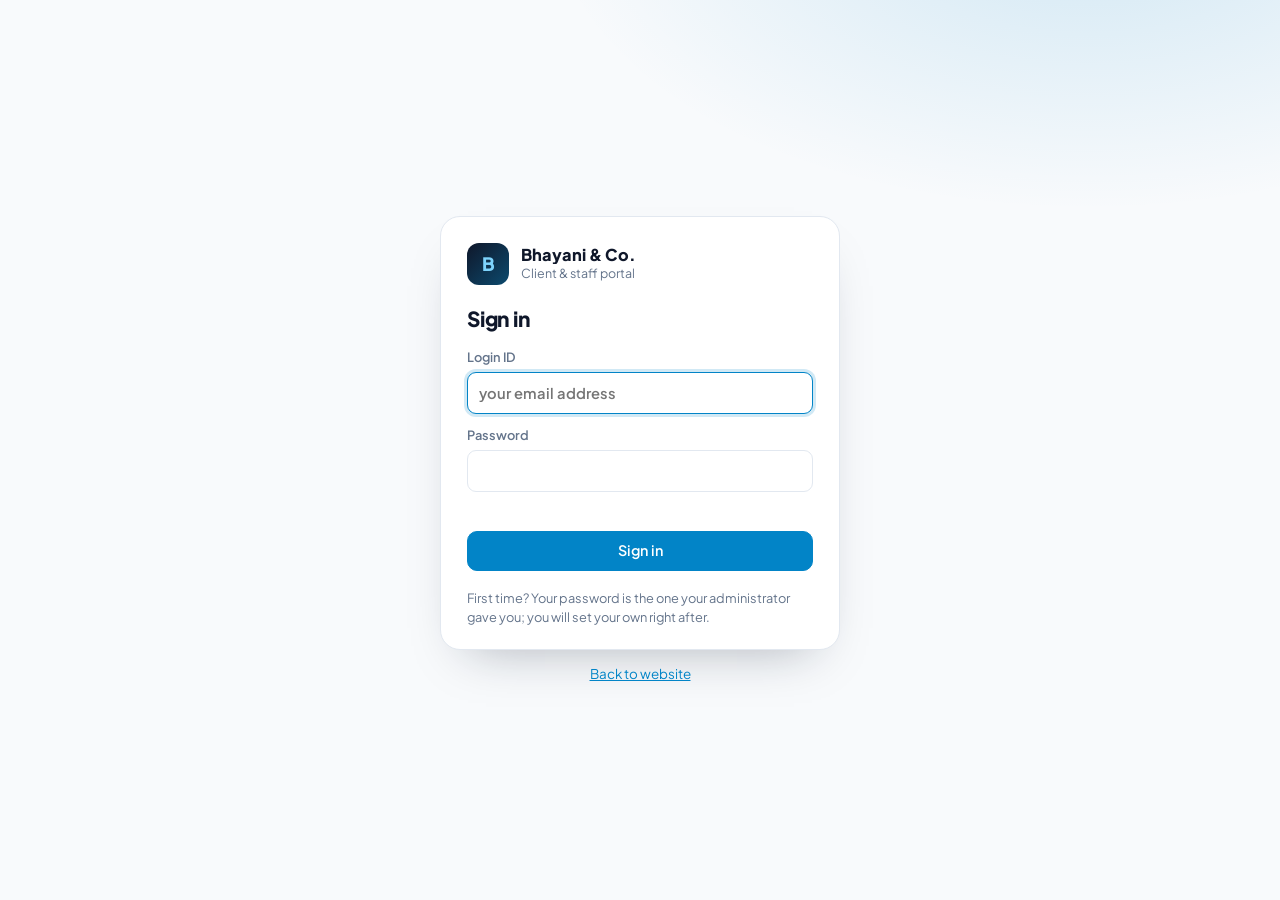
<file: financial-analysis/index.html>
<!doctype html><html><head><meta charset=utf8><meta name="robots" content="noindex"><script src="/portal/supabase.js"></script><script src="/portal/config.js"></script><script src="/portal/connect.js" data-tool="financial-analysis"></script><script src="/portal/integrate.js"></script><meta name=viewport content="width=device-width,initial-scale=1,viewport-fit=cover"><style>:root{color-scheme:light;box-sizing:border-box;padding-top:env(safe-area-inset-top,0px);padding-bottom:env(safe-area-inset-bottom,0px)}html{scroll-padding-top:env(safe-area-inset-top,0px)}body{margin:0;padding:0;font:14px -apple-system,BlinkMacSystemFont,sans-serif;background:#fff;color:#000}img{max-width:100%}[hidden]:not([hidden=until-found i]){display:none!important}</style></head><body>
<title>Financial Analysis Desk</title>
<meta name="claude:viewport-fit-sides" content="cover">
<link rel="preconnect" href="https://fonts.googleapis.com">
<link rel="stylesheet" href="https://fonts.googleapis.com/css2?family=Bricolage+Grotesque:opsz,wght@12..96,500;12..96,700;12..96,800&family=Public+Sans:wght@400;500;600;700&family=JetBrains+Mono:wght@400;500;600&display=swap">
<script src="/portal/xlsx.bundle.js"></script><script src="/portal/xlstyle.js"></script>
<style>
/* Layout: equity-research desk — a deep ledger-green band carries the company, the DuPont equation as the headline, and live KPI tiles with brass trend lines; a sticky pill bar switches between analysis sheets set on cool porcelain paper. */
/* Base tokens = "Light & dark blue". Other colour combinations are generated from PALETTES in the script and override these. */
:root {
  --paper: #F3F7FF; --surface: #FFFFFF; --sunk: #E6EEFC; --line: #D3DFF5; --ink: #0B1B44; --muted: #4D5D82;
  --band: #0B2A6F; --band-2: #1E40AF; --band-ink: #EFF5FF; --band-muted: #A9C3F0; --band-line: rgb(255 255 255 / .10);
  --band-ctl: rgb(255 255 255 / .08); --band-card: rgb(0 0 0 / .18); --band-tile: rgb(255 255 255 / .05); --glow: #60A5FA; --page-bg: linear-gradient(180deg, #DCE8FF 0%, #B9CFFA 28%, #5B7FD6 62%, #1E40AF 82%, #0B2A6F 100%);
  --brass: #1D4ED8; --brass-hi: #93C5FD; --mint: #86EFAC; --rose: #FCA5A5; --focus: #2F6FED;
  --good: #15803D; --good-bg: #DCF5E5; --warn: #A15C07; --warn-bg: #FDF0D5; --bad: #B91C1C; --bad-bg: #FDE3E1;
  --s1: #2a78d6; --s2: #eb6834; --s3: #1baf7a; --peer: #94A3BD; --sel: #0B2A6F; --sel-hi: #1E40AF; --sel-ink: #FFFFFF;
  --f-display: "Bricolage Grotesque", "Trebuchet MS", sans-serif; --f-body: "Public Sans", "Segoe UI", Arial, sans-serif; --f-num: "JetBrains Mono", Consolas, monospace;
}
@media (prefers-color-scheme: dark) { :root:not([data-theme="light"]) {
  --paper: #071026; --surface: #0C1834; --sunk: #122244; --line: #1F3461; --ink: #E6EEFF; --muted: #98AACF;
  --band: #081D4D; --band-2: #12307A; --band-ink: #EFF5FF; --band-muted: #A3B9E3; --band-line: rgb(255 255 255 / .08);
  --band-ctl: rgb(255 255 255 / .07); --band-card: rgb(0 0 0 / .22); --band-tile: rgb(255 255 255 / .04); --glow: #3B82F6; --page-bg: linear-gradient(180deg, #102A66 0%, #0B1D4A 45%, #050C1F 100%);
  --brass: #93C5FD; --brass-hi: #93C5FD; --mint: #6EE7B7; --rose: #FDA4AF; --focus: #7AA2FF;
  --good: #4ADE80; --good-bg: #0F2E1D; --warn: #F2B550; --warn-bg: #352710; --bad: #F87171; --bad-bg: #3A1716;
  --s1: #3987e5; --s2: #d95926; --s3: #199e70; --peer: #6C7A98; --sel: #93C5FD; --sel-hi: #BFDBFE; --sel-ink: #071026; color-scheme: dark; } }
:root[data-theme="dark"] {
  --paper: #071026; --surface: #0C1834; --sunk: #122244; --line: #1F3461; --ink: #E6EEFF; --muted: #98AACF;
  --band: #081D4D; --band-2: #12307A; --band-ink: #EFF5FF; --band-muted: #A3B9E3; --band-line: rgb(255 255 255 / .08);
  --band-ctl: rgb(255 255 255 / .07); --band-card: rgb(0 0 0 / .22); --band-tile: rgb(255 255 255 / .04); --glow: #3B82F6; --page-bg: linear-gradient(180deg, #102A66 0%, #0B1D4A 45%, #050C1F 100%);
  --brass: #93C5FD; --brass-hi: #93C5FD; --mint: #6EE7B7; --rose: #FDA4AF; --focus: #7AA2FF;
  --good: #4ADE80; --good-bg: #0F2E1D; --warn: #F2B550; --warn-bg: #352710; --bad: #F87171; --bad-bg: #3A1716;
  --s1: #3987e5; --s2: #d95926; --s3: #199e70; --peer: #6C7A98; --sel: #93C5FD; --sel-hi: #BFDBFE; --sel-ink: #071026; color-scheme: dark; }
* { box-sizing: border-box; }
[hidden] { display: none !important; }
body { background-color: var(--paper); background-image: var(--page-bg); background-attachment: fixed; background-size: 100% 100vh; color: var(--ink); font-family: var(--f-body); font-size: 14px; line-height: 1.5; padding-block: 0 56px; }
body::before { content: ""; position: fixed; inset: 0 0 auto; height: env(safe-area-inset-top, 0px); z-index: 10; background: var(--band); }
.gut { padding-left: max(16px, env(safe-area-inset-left, 0px)); padding-right: max(16px, env(safe-area-inset-right, 0px)); }
.in { max-width: 1260px; margin: 0 auto; }
h1, h2, h3 { font-family: var(--f-display); font-weight: 700; text-wrap: balance; margin: 0; letter-spacing: -.01em; }
h2 { font-size: 1.12rem; } h3 { font-size: 1rem; }
.num { font-family: var(--f-num); font-variant-numeric: tabular-nums; text-align: right; white-space: nowrap; }
.muted { color: var(--muted); } .small { font-size: 12px; }
button, select, input { font: inherit; color: inherit; }
button { cursor: pointer; border-radius: 8px; border: 1px solid var(--line); background: var(--surface); padding: 7px 13px; font-weight: 500; }
button:hover:not(:disabled) { border-color: var(--band-2); }
button:disabled { opacity: .5; cursor: not-allowed; }
button.primary { background: var(--sel); color: var(--sel-ink); border-color: var(--sel); font-weight: 600; }
button.primary:hover:not(:disabled) { background: var(--sel-hi); border-color: var(--sel-hi); }
button.danger { color: var(--bad); border-color: var(--bad); }
button.link { border: 0; background: none; padding: 2px 4px; color: var(--brass); text-decoration: underline; text-underline-offset: 2px; }
button:focus-visible, input:focus-visible, select:focus-visible { outline: 2px solid var(--focus); outline-offset: 2px; }
input, select { background: var(--surface); border: 1px solid var(--line); border-radius: 8px; padding: 7px 10px; width: 100%; min-width: 0; }
label { display: grid; gap: 4px; font-size: 12px; color: var(--muted); font-weight: 600; }

/* ---------- the band */
.band { background: var(--band); color: var(--band-ink); position: relative; overflow: hidden;
  background-image: linear-gradient(var(--band-line) 1px, transparent 1px), linear-gradient(90deg, var(--band-line) 1px, transparent 1px),
    radial-gradient(900px 380px at 88% -20%, color-mix(in srgb, var(--glow) 26%, transparent), transparent 62%), radial-gradient(700px 300px at 10% 120%, color-mix(in srgb, var(--brass-hi) 16%, transparent), transparent 60%);
  background-size: 28px 28px, 28px 28px, auto, auto; background-position: -1px -1px, -1px -1px, 0 0, 0 0; }
.band .in { padding-block: 18px 22px; display: grid; gap: 22px; position: relative; }
.topline { display: flex; flex-wrap: wrap; gap: 12px 20px; align-items: center; justify-content: space-between; }
.brand { display: inline-flex; align-items: center; gap: 10px; font-family: var(--f-display); font-weight: 700; font-size: 15px; letter-spacing: .01em; }
.brand svg { flex: none; }
.company { display: flex; flex-wrap: wrap; gap: 8px; align-items: center; }
.band select, .band button { background: var(--band-ctl); border-color: var(--band-line); color: var(--band-ink); }
.band select { width: auto; max-width: 260px; }
.band select option { color: #11201C; background: #fff; }
.band button:hover:not(:disabled) { border-color: var(--brass-hi); }
.palette { display: inline-flex; align-items: center; gap: 6px; padding: 4px 8px 4px 10px; border: 1px solid var(--band-line); border-radius: 999px; background: var(--band-ctl); }
.palette .pl { font-size: 11px; font-weight: 700; letter-spacing: .08em; text-transform: uppercase; color: var(--band-muted); margin-right: 2px; }
.band .palette button.sw { width: 22px; height: 22px; padding: 0; border-radius: 50%; border: 2px solid var(--band-line); }
.band .palette button.sw[aria-pressed="true"] { border-color: var(--band-ink); box-shadow: 0 0 0 2px var(--band); transform: scale(1.12); }
.palette .pname { font-size: 12px; font-weight: 600; min-width: 0; white-space: nowrap; }
.save-state { font-size: 12px; color: var(--band-muted); display: flex; align-items: center; gap: 6px; }
.dot { width: 8px; height: 8px; border-radius: 50%; background: var(--band-muted); }
.dot.ok { background: var(--mint); } .dot.warn { background: var(--brass-hi); }
.hero { display: grid; grid-template-columns: minmax(0, 1fr) minmax(0, 1.25fr); gap: 20px 36px; align-items: end; }
.hero > * { min-width: 0; }
.eyebrow { font-size: 11px; text-transform: uppercase; letter-spacing: .14em; font-weight: 700; color: var(--brass-hi); }
.hero h1 { font-size: clamp(1.8rem, 1.2rem + 2.2vw, 2.8rem); font-weight: 800; line-height: 1.05; margin-top: 8px; overflow-wrap: anywhere; }
.hero .sub { color: var(--band-muted); margin: 8px 0 0; font-size: 13.5px; max-width: 52ch; }
.equation { border: 1px solid var(--band-line); border-radius: 16px; padding: 16px 18px; background: var(--band-card); backdrop-filter: blur(2px); display: grid; gap: 10px; }
.eq-head { display: flex; justify-content: space-between; gap: 8px; flex-wrap: wrap; font-size: 11px; text-transform: uppercase; letter-spacing: .12em; color: var(--band-muted); font-weight: 700; }
.eq-row { display: flex; flex-wrap: wrap; align-items: stretch; gap: 8px 10px; }
.eq-term { display: grid; gap: 2px; align-content: start; min-width: 86px; }
.eq-term .v { font-family: var(--f-num); font-weight: 600; font-size: 1.35rem; line-height: 1.15; }
.eq-term.lead .v { font-family: var(--f-display); font-weight: 800; font-size: 2.4rem; color: var(--brass-hi); line-height: 1; letter-spacing: -.02em; }
.eq-term .k { font-size: 11.5px; color: var(--band-muted); }
.eq-term .d { font-family: var(--f-num); font-size: 11.5px; }
.d.up { color: var(--mint); } .d.dn { color: var(--rose); } .d.fl { color: var(--band-muted); }
.op { font-family: var(--f-display); font-size: 1.6rem; color: var(--band-muted); align-self: center; padding-bottom: 14px; }
.kpis { display: grid; grid-template-columns: repeat(auto-fit, minmax(170px, 1fr)); gap: 10px; }
.tot { border: 1px solid var(--band-line); border-radius: 12px; padding: 12px 14px 10px; display: grid; gap: 2px; background: var(--band-tile); }
.tot .k { font-size: 10.5px; text-transform: uppercase; letter-spacing: .1em; color: var(--band-muted); font-weight: 700; }
.tot .v { font-family: var(--f-num); font-variant-numeric: tabular-nums; font-size: 1.28rem; font-weight: 600; }
.tot.lead .v { color: var(--brass-hi); }
.tot .n { font-size: 11.5px; color: var(--band-muted); }
.tot .spark { margin-top: 4px; }

/* ---------- sticky sheet bar */
.tabbar { position: sticky; top: env(safe-area-inset-top, 0px); z-index: 5; background: color-mix(in srgb, var(--paper) 88%, transparent); backdrop-filter: blur(8px); border-bottom: 1px solid var(--line); }
.tabbar .in { display: flex; flex-wrap: wrap; gap: 10px 16px; align-items: center; justify-content: space-between; padding-block: 10px; }
.tabs { display: flex; flex-wrap: wrap; gap: 4px; background: var(--sunk); padding: 4px; border-radius: 999px; }
.tab { border: 0; background: none; border-radius: 999px; padding: 7px 14px; color: var(--muted); font-weight: 600; font-size: 13px; display: inline-flex; gap: 6px; align-items: center; }
.tab:hover:not([aria-selected="true"]) { color: var(--ink); }
.tab[aria-selected="true"] { background: var(--sel); color: var(--sel-ink); box-shadow: 0 1px 3px rgb(0 0 0 / .18); }
.tab .badge { font-family: var(--f-num); font-size: 10.5px; font-weight: 600; border-radius: 999px; padding: 0 6px; background: var(--bad); color: #fff; }
.tab:focus-visible { outline: 2px solid var(--focus); outline-offset: 2px; }
.actions { display: flex; flex-wrap: wrap; gap: 8px; align-items: center; }

.wrap { display: grid; grid-template-columns: minmax(0, 1fr); gap: 18px; padding-top: 20px; }
.wrap > * { min-width: 0; }
.banner { border-radius: 12px; padding: 10px 14px; box-shadow: 0 6px 24px rgb(11 42 111 / .10); display: flex; flex-wrap: wrap; gap: 8px 16px; align-items: center; justify-content: space-between; border: 1px dashed var(--brass); background: color-mix(in srgb, var(--brass) 9%, var(--surface)); }
.banner strong { color: var(--brass); }
.set-act { display: flex; align-items: end; justify-content: flex-end; }
.steps { margin: 0; padding-left: 22px; display: grid; gap: 8px; font-size: 13.5px; }
.steps em { font-style: normal; font-weight: 600; color: var(--brass); }
.settings { background: var(--surface); border: 1px solid var(--line); border-radius: 16px; padding: 14px 18px; box-shadow: 0 6px 24px rgb(11 42 111 / .10); display: grid; grid-template-columns: repeat(auto-fit, minmax(180px, 1fr)); gap: 12px; align-items: end; }

/* ---------- sheets */
.subtabs { display: flex; flex-wrap: wrap; gap: 6px; padding: 4px 18px 12px; }
.subtabs button { border-radius: 999px; font-size: 12.5px; padding: 5px 12px; }
.subtabs button[aria-pressed="true"] { background: var(--sel); color: var(--sel-ink); border-color: var(--sel); }
.pill { display: inline-flex; align-items: center; gap: 6px; border-radius: 999px; padding: 4px 11px; font-size: 12px; font-weight: 600; white-space: nowrap; }
.pill::before { content: ""; width: 7px; height: 7px; border-radius: 50%; background: currentColor; }
.pill.ok { background: var(--good-bg); color: var(--good); } .pill.bad { background: var(--bad-bg); color: var(--bad); } .pill.warn { background: var(--warn-bg); color: var(--warn); }
.chip { font-size: 11px; font-weight: 700; padding: 2px 8px; border-radius: 999px; background: var(--sunk); color: var(--muted); white-space: nowrap; display: inline-flex; gap: 4px; align-items: center; letter-spacing: .01em; }
.chip.good { color: var(--good); background: var(--good-bg); } .chip.warn { color: var(--warn); background: var(--warn-bg); } .chip.bad { color: var(--bad); background: var(--bad-bg); }
.chip.good::before { content: "▲"; font-size: 8px; } .chip.bad::before { content: "▼"; font-size: 8px; } .chip.warn::before { content: "●"; font-size: 7px; }
.chip.proj { color: var(--brass); background: color-mix(in srgb, var(--brass) 13%, transparent); }

.panel { background: var(--surface); border: 1px solid var(--line); border-radius: 16px; min-width: 0; overflow: hidden; box-shadow: 0 6px 24px rgb(11 42 111 / .10); }
.panel-head { padding: 16px 18px 8px; display: flex; flex-wrap: wrap; gap: 4px 16px; align-items: baseline; justify-content: space-between; }
.panel-head h2::before { content: ""; display: inline-block; width: 10px; height: 10px; border-radius: 3px; background: var(--brass); margin-right: 9px; vertical-align: 1px; transform: rotate(45deg); }
.stack { display: grid; gap: 18px; }
.scroll { overflow-x: auto; }
table { border-collapse: collapse; width: 100%; font-size: 13px; }
th, td { padding: 8px 12px; border-bottom: 1px solid var(--line); text-align: left; vertical-align: middle; }
thead th { font-size: 10.5px; text-transform: uppercase; letter-spacing: .08em; color: var(--muted); font-weight: 700; background: var(--sunk); border-bottom: 1px solid var(--line); }
th.num { text-align: right; }
tbody tr:hover td { background: color-mix(in srgb, var(--sunk) 55%, transparent); }
tr.sec td { background: transparent; font-family: var(--f-display); font-size: 12.5px; font-weight: 700; color: var(--brass); padding-top: 16px; border-bottom: 1px solid color-mix(in srgb, var(--brass) 40%, var(--line)); letter-spacing: .02em; }
tr.sum td { font-weight: 700; border-top: 1.5px solid var(--ink); }
tr.calc td { color: var(--muted); }
td.ind { padding-left: 28px; color: var(--muted); }
td input { padding: 5px 7px; } td input.num { width: 118px; text-align: right; } td input.name { min-width: 160px; }
td select { padding: 5px 7px; }
td.g { box-shadow: inset 3px 0 0 var(--good); background: color-mix(in srgb, var(--good) 8%, transparent); }
td.w { box-shadow: inset 3px 0 0 var(--warn); background: color-mix(in srgb, var(--warn) 9%, transparent); }
td.b { box-shadow: inset 3px 0 0 var(--bad); background: color-mix(in srgb, var(--bad) 9%, transparent); }
.yh { display: grid; gap: 4px; justify-items: end; }
.yh input, .yh select { width: 130px; padding: 4px 6px; font-size: 12px; text-align: right; text-transform: none; letter-spacing: 0; }
.note { padding: 10px 18px 16px; color: var(--muted); font-size: 12px; max-width: 92ch; margin: 0; }
.extras { padding: 4px 18px 12px; display: flex; flex-wrap: wrap; gap: 8px; align-items: center; }
.issues { margin: 0; padding: 0 18px 12px 34px; color: var(--bad); font-size: 13px; }
.fx { color: var(--muted); font-size: 11.5px; }
.grid2 { display: grid; grid-template-columns: repeat(auto-fit, minmax(min(100%, 430px), 1fr)); gap: 18px; align-items: start; }
.form { padding: 6px 18px 18px; display: grid; gap: 12px; }
.form .row { display: grid; grid-template-columns: repeat(auto-fit, minmax(150px, 1fr)); gap: 12px; }
.subhead { font-size: 10.5px; text-transform: uppercase; letter-spacing: .1em; color: var(--brass); font-weight: 700; border-top: 1px solid var(--line); padding-top: 12px; margin: 2px 0 0; }
.verdict { margin: 0 18px 14px; padding: 14px 16px; border-radius: 12px; background: var(--band); color: var(--band-ink); display: grid; gap: 4px; }
.verdict .small, .verdict .muted { color: var(--band-muted); }
.verdict .big { font-family: var(--f-display); font-weight: 800; font-size: 1.7rem; color: var(--brass-hi); letter-spacing: -.01em; }
.dt { display: grid; grid-template-columns: 1fr auto; }
.dt > div { padding: 8px 18px; border-bottom: 1px solid var(--line); }
.dt .strong { font-weight: 700; }

/* overview health rings */
.health { display: grid; grid-template-columns: repeat(auto-fit, minmax(140px, 1fr)); gap: 12px; padding: 6px 18px 18px; }
.hcell { border: 1px solid var(--line); border-radius: 14px; padding: 12px; display: grid; gap: 8px; justify-items: center; text-align: center; background: linear-gradient(180deg, var(--sunk), transparent 70%); }
.hcell .k { font-weight: 700; font-size: 13px; font-family: var(--f-display); }
.ring { position: relative; width: 86px; height: 86px; }
.ring svg { display: block; }
.ring .c { position: absolute; inset: 0; display: grid; place-content: center; text-align: center; }
.ring .c b { font-family: var(--f-num); font-size: 1.15rem; line-height: 1; }
.ring .c span { font-size: 10px; color: var(--muted); text-transform: uppercase; letter-spacing: .08em; }
.flags { list-style: none; margin: 0; padding: 0 18px 16px; display: grid; gap: 8px; }
.flags li { display: flex; gap: 10px; align-items: baseline; font-size: 13px; }

/* charts */
.spark { display: block; }
.strip { position: relative; height: 26px; margin: 0 6px; }
.strip .rail { position: absolute; left: 0; right: 0; top: 12px; height: 2px; background: var(--line); border-radius: 2px; }
.strip .pd { position: absolute; top: 7px; width: 12px; height: 12px; margin-left: -6px; border-radius: 50%; background: var(--peer); border: 2px solid var(--surface); }
.strip .md { position: absolute; top: 3px; width: 2px; height: 20px; margin-left: -1px; background: var(--ink); }
.strip .cl { position: absolute; top: 5px; width: 15px; height: 15px; margin-left: -7.5px; transform: rotate(45deg); background: var(--brass); border: 2px solid var(--surface); border-radius: 3px; }
.legend { display: flex; flex-wrap: wrap; gap: 14px; font-size: 12px; color: var(--muted); padding: 0 18px 8px; }
.legend i { display: inline-block; width: 10px; height: 10px; border-radius: 50%; margin-right: 6px; vertical-align: -1px; }
.legend i.dia { border-radius: 2px; transform: rotate(45deg); } .legend i.bar { border-radius: 3px; width: 14px; } .legend i.tick { width: 2px; height: 12px; border-radius: 0; }
.ff { padding: 6px 18px 18px; display: grid; gap: 9px; }
.ff-row { display: grid; grid-template-columns: minmax(110px, 26%) 1fr minmax(120px, auto); gap: 10px; align-items: center; font-size: 12.5px; }
.ff-track { position: relative; height: 22px; }
.ff-bar { position: absolute; top: 3px; height: 16px; border-radius: 5px; background: var(--s1); }
.ff-mid { position: absolute; top: 0; width: 2px; height: 22px; margin-left: -1px; background: var(--ink); }
.ff-fv { position: absolute; top: -4px; bottom: -4px; width: 0; border-left: 2px dashed var(--brass); }
.ff-axis { position: relative; height: 18px; font-size: 11px; color: var(--muted); font-family: var(--f-num); }
.ff-axis span { position: absolute; transform: translateX(-50%); white-space: nowrap; }
.ff-val { font-family: var(--f-num); font-variant-numeric: tabular-nums; text-align: right; font-size: 12px; white-space: nowrap; }
.heat td.cell { text-align: right; font-family: var(--f-num); font-variant-numeric: tabular-nums; }
.heat td.base { outline: 2px solid var(--brass); outline-offset: -2px; font-weight: 700; }
.tip { position: fixed; z-index: 30; pointer-events: none; background: var(--ink); color: var(--surface); font-size: 12px; padding: 7px 10px; border-radius: 8px; max-width: 300px; box-shadow: 0 6px 18px rgb(0 0 0 / .25); }

dialog { border: 1px solid var(--line); border-radius: 16px; padding: 0; width: min(760px, calc(100vw - 32px)); background: var(--surface); color: var(--ink); }
dialog::backdrop { background: rgb(5 25 21 / .55); }
#custom-dialog { position: fixed; inset: auto max(16px, env(safe-area-inset-right, 0px)) calc(16px + env(safe-area-inset-bottom, 0px)) auto; margin: 0; width: min(380px, calc(100vw - 32px)); max-height: calc(100vh - 32px); overflow: auto; z-index: 50; box-shadow: 0 18px 50px rgb(0 0 0 / .3); }
.cc { padding: 16px; display: grid; gap: 12px; }
.cc-head { display: grid; gap: 2px; }
.cc-tools { display: grid; grid-template-columns: 1fr auto; gap: 8px; }
.cc-fields { display: grid; gap: 6px; }
.cc-row { display: grid; grid-template-columns: 1fr auto; gap: 10px; align-items: center; padding: 6px 0; border-bottom: 1px solid var(--line); color: var(--ink); }
.cc-txt { display: grid; } .cc-l { font-weight: 600; font-size: 13px; } .cc-h { font-weight: 400; font-size: 11.5px; color: var(--muted); }
.cc-pick { display: inline-flex; gap: 6px; align-items: center; }
.cc-pick input[type="color"] { width: 40px; height: 32px; padding: 2px; border-radius: 8px; cursor: pointer; }
.cc-pick input[type="text"] { width: 86px; font-family: var(--f-num); font-size: 12px; text-transform: uppercase; }
#cc-codes { width: 100%; font-family: var(--f-num); font-size: 12px; border: 1px solid var(--line); border-radius: 8px; background: var(--surface); color: var(--ink); padding: 8px; }
dialog .form { padding: 20px; }
.form-foot { display: flex; flex-wrap: wrap; gap: 8px; justify-content: space-between; align-items: center; }
.list { margin: 0; padding-left: 20px; font-size: 13px; max-height: 180px; overflow: auto; }
.toast { position: fixed; bottom: calc(16px + env(safe-area-inset-bottom, 0px)); right: max(16px, env(safe-area-inset-right, 0px)); background: var(--ink); color: var(--surface); padding: 10px 14px; border-radius: 10px; font-size: 13px; z-index: 40; border-left: 3px solid var(--sel); }
@media (max-width: 860px) { .hero { grid-template-columns: minmax(0, 1fr); } .op { padding-bottom: 0; } }
@media (prefers-reduced-motion: no-preference) {
  .tab, button { transition: background .15s, border-color .15s, color .15s; }
  .equation, .tot { animation: rise .5s ease both; } .tot:nth-child(2) { animation-delay: .04s; } .tot:nth-child(3) { animation-delay: .08s; } .tot:nth-child(4) { animation-delay: .12s; } .tot:nth-child(5) { animation-delay: .16s; } .tot:nth-child(6) { animation-delay: .2s; }
  @keyframes rise { from { transform: translateY(6px); } to { transform: none; } }
}
</style>

<header class="band gut">
  <div class="in">
    <div class="topline">
      <span class="brand"><svg width="26" height="26" viewBox="0 0 26 26" aria-hidden="true"><rect x="1" y="1" width="24" height="24" rx="7" fill="none" stroke="var(--brass-hi)" stroke-width="1.6"/><path d="M6 18l4.5-5 3.5 3 6-8" fill="none" stroke="var(--brass-hi)" stroke-width="2" stroke-linecap="round" stroke-linejoin="round"/><circle cx="20" cy="8" r="2" fill="var(--brass-hi)"/></svg>Financial Analysis Desk</span>
      <div class="company">
        <div class="palette" role="group" aria-label="Colour combination"><span class="pl">Colours</span><span id="palette-sw" style="display:inline-flex;gap:5px"></span><span class="pname" id="palette-name" hidden></span></div>
        <select id="company" aria-label="Company"></select>
        <button id="new-company" type="button">New company</button>
        <div class="save-state" id="save-state"><span class="dot"></span><span>Loading…</span></div>
      </div>
    </div>
    <div class="hero">
      <div><span class="eyebrow" id="h-eyebrow">Analysis</span><h1 id="h-name">Company</h1><p class="sub" id="h-sub"></p></div>
      <div class="equation" id="equation" aria-label="DuPont equation"></div>
    </div>
    <section class="kpis" id="totals" aria-label="Headline numbers"></section>
  </div>
</header>

<nav class="tabbar gut" aria-label="Sheets">
  <div class="in">
    <div class="tabs" role="tablist">
      <button class="tab" role="tab" data-tab="overview">Overview</button>
      <button class="tab" role="tab" data-tab="fin">Financials</button>
      <button class="tab" role="tab" data-tab="ratios">Ratios</button>
      <button class="tab" role="tab" data-tab="dupont">DuPont</button>
      <button class="tab" role="tab" data-tab="peers">Peers</button>
      <button class="tab" role="tab" data-tab="credit">Credit &amp; CMA</button>
      <button class="tab" role="tab" data-tab="value">Valuation</button>
    </div>
    <div class="actions">
      <span id="check-pill"></span>
      <button id="help-btn" type="button">How to use</button>
      <button id="upload-btn" type="button">Upload financials</button>
      <input id="fin-file" type="file" accept=".xlsx,.xls,.csv" hidden>
      <input id="peer-file" type="file" accept=".xlsx,.xls,.csv" hidden>
      <button id="export" type="button" class="primary">Download Excel</button>
    </div>
  </div>
</nav>

<div class="gut"><div class="in wrap">
  <div class="banner" id="sample-banner" hidden>
    <span><strong>Example data.</strong> ABC Industries and the six peers are made-up figures that show how the desk works. Edit them, upload your own, or start a new company.</span>
    <button id="start-own" type="button" class="primary">Start my own company</button>
  </div>
  <section class="settings" aria-label="Company settings">
    <label for="s-name">Company name<input id="s-name" type="text"></label>
    <label for="s-ind">Industry<input id="s-ind" type="text"></label>
    <label for="s-year">Analysis year<select id="s-year"></select></label>
    <label for="s-peeryr">Peer data year<input id="s-peeryr" type="text"></label>
    <div class="set-act"><button type="button" id="del-co" class="danger">Delete company</button></div>
  </section>
  <main id="view"></main>
</div></div>

<dialog id="upload-dialog" aria-labelledby="upload-title">
  <div class="form">
    <h2 id="upload-title">Upload financials</h2>
    <p class="small muted" style="margin:0">Download the template, paste figures from the audited accounts (₹ lakh), and upload it. One column per year. Mark each year Audited, Provisional, Estimated or Projected in the header, for example <em>FY 2025-26 | Audited</em>. Rows are matched by the Key column, so keep it.</p>
    <div class="form-foot">
      <div class="actions"><button type="button" id="tpl-fin">Download template with current figures</button></div>
      <div class="actions"><button type="button" id="upload-close">Close</button><button type="button" class="primary" id="choose-fin">Choose file</button></div>
    </div>
  </div>
</dialog>
<dialog id="import-dialog" aria-labelledby="import-title">
  <div class="form">
    <h2 id="import-title">Check the upload</h2>
    <div id="import-body"></div>
    <div class="form-foot"><button type="button" id="imp-cancel">Cancel</button><button type="button" class="primary" id="imp-apply">Use these figures</button></div>
  </div>
</dialog>
<dialog id="custom-dialog" aria-labelledby="cc-title">
  <div class="cc">
    <div class="cc-head"><h2 id="cc-title">Custom colours</h2><span class="small muted">The desk changes as you pick. Scroll the page to see every part.</span></div>
    <div class="cc-tools"><select id="cc-start" aria-label="Start from a ready combination"></select><button type="button" id="cc-random">Surprise me</button></div>
    <div id="cc-fields" class="cc-fields"></div>
    <textarea id="cc-codes" rows="6" hidden aria-label="Colour codes"></textarea>
    <div class="form-foot"><button type="button" id="cc-copy">Copy colour codes</button><div class="actions"><button type="button" id="cc-cancel">Cancel</button><button type="button" class="primary" id="cc-save">Use these colours</button></div></div>
  </div>
</dialog>
<dialog id="help-dialog" aria-labelledby="help-title">
  <div class="form">
    <h2 id="help-title">How to use the desk</h2>
    <ol class="steps">
      <li><b>Start a company.</b> Click <em>Start my own company</em> (or <em>New company</em> at the top), then type the company name and industry.</li>
      <li><b>Put in the figures.</b> On <em>Financials</em>, type amounts in ₹ lakh, or click <em>Upload financials</em> → <em>Download template</em> → fill it in Excel → <em>Choose file</em> → <em>Use these figures</em>. The pill at the top must say <em>Balance sheets tally</em>.</li>
      <li><b>Pick the analysis year</b> (normally the latest audited year) in the company card.</li>
      <li><b>Read the results.</b> <em>Overview</em> for the health rings and things to look at, <em>Ratios</em> for all 48 ratios, <em>DuPont</em> for what drives ROE.</li>
      <li><b>Add peers.</b> On <em>Peers</em>, add 5–10 listed companies (or upload the peer template) to see where the company ranks.</li>
      <li><b>Bank view.</b> On <em>Credit &amp; CMA</em>, enter covenant limits from the sanction letter, drawing-power margins and days past due; CMA Forms II–VI are ready below.</li>
      <li><b>Value the business.</b> On <em>Valuation</em>, set growth, margins and WACC, choose weights, the marketability discount and the purpose.</li>
      <li><b>Take it away.</b> <em>Download Excel</em> gives every sheet. Work saves to your account by itself.</li>
    </ol>
    <p class="small muted" style="margin:0">All amounts are in ₹ lakh. Green = strong, amber = watch, red = weak. A full user manual (PowerPoint with screenshots and video clips) comes with this desk; keep it with your Finance Model files.</p>
    <div class="form-foot"><span></span><button type="button" class="primary" id="help-close">Got it</button></div>
  </div>
</dialog>
<div class="toast" id="toast" hidden></div>
<div class="tip" id="tip" hidden></div>

<script>
// ================================================================ line items
const FIELDS = [
  ['pl', 'rev', 'Revenue from operations'], ['pl', 'oi', 'Other income'], ['pl', 'mat', 'Cost of materials (incl. change in inventory)'],
  ['pl', 'emp', 'Employee benefits expense'], ['pl', 'oth', 'Other expenses'], ['pl', 'dep', 'Depreciation and amortisation'],
  ['pl', 'int', 'Finance costs (total interest)'], ['pl', 'intTL', 'of which interest on term loans'], ['pl', 'tax', 'Tax expense (current + deferred)'], ['pl', 'div', 'Dividend paid'],
  ['el', 'sc', 'Share capital'], ['el', 'res', 'Other equity (reserves and surplus)'], ['el', 'ltb', 'Long-term borrowings (term loans, excl. current maturities)'],
  ['el', 'oncl', 'Other non-current liabilities and provisions'], ['el', 'stb', 'Short-term bank borrowings (CC / OD / WCDL)'], ['el', 'cmltd', 'Current maturities of long-term debt'],
  ['el', 'tp', 'Trade payables'], ['el', 'ocl', 'Other current liabilities and provisions'],
  ['as', 'nfa', 'Property, plant and equipment (net) incl. CWIP'], ['as', 'intang', 'Intangible assets and goodwill'], ['as', 'invnc', 'Non-current investments'],
  ['as', 'onca', 'Other non-current assets'], ['as', 'invy', 'Inventories'], ['as', 'rec', 'Trade receivables'], ['as', 'cash', 'Cash and bank balances'], ['as', 'oca', 'Other current assets'],
  ['cf', 'cfo', 'Net cash from operating activities'], ['cf', 'capex', 'Capital expenditure'], ['cf', 'repay', 'Term loan principal repaid in the year'],
  ['sh', 'shares', 'Shares outstanding (lakh)'], ['sh', 'price', 'Share price at year end (₹, listed companies only)'],
];
const SECTIONS = { pl: 'Profit and loss', el: 'Equity and liabilities', as: 'Assets', cf: 'Cash flow and debt service', sh: 'Shares' };
const TYPES = ['Audited', 'Provisional', 'Estimated', 'Projected'];
const PEER_FIELDS = [['name', 'Peer name'], ['rev', 'Revenue'], ['revPrev', 'Revenue, previous year'], ['mat', 'Cost of materials'], ['ebitda', 'EBITDA'], ['dep', 'Depreciation'],
  ['int', 'Finance costs'], ['pbt', 'Profit before tax'], ['pat', 'Profit after tax'], ['ta', 'Total assets'], ['eq', 'Net worth'], ['debt', 'Total borrowings'], ['cash', 'Cash and bank'],
  ['invy', 'Inventories'], ['rec', 'Trade receivables'], ['tp', 'Trade payables'], ['ca', 'Current assets'], ['cl', 'Current liabilities'], ['nfa', 'Net fixed assets'],
  ['cfo', 'Cash from operations'], ['capex', 'Capex'], ['div', 'Dividend'], ['mcap', 'Market capitalisation']];

// ================================================================ ratio library (48)
const pos = x => x > 0 ? x : NaN;
const RATIOS = [
  ['Growth', 'revG', 'Revenue growth', '%', 1, [0.10, 0], 'Revenue ÷ previous year − 1', (M, P) => (P ? M.rev / pos(P.rev) : M.rev / pos(M.revPrev)) - 1],
  ['Growth', 'ebitdaG', 'EBITDA growth', '%', 1, [0.10, 0], 'EBITDA ÷ previous year − 1', (M, P) => P ? M.ebitda / pos(P.ebitda) - 1 : NaN],
  ['Growth', 'patG', 'PAT growth', '%', 1, [0.10, 0], 'Profit after tax ÷ previous year − 1', (M, P) => P ? M.pat / pos(P.pat) - 1 : NaN],
  ['Growth', 'taG', 'Total assets growth', '%', 0, null, 'Total assets ÷ previous year − 1', (M, P) => P ? M.ta / pos(P.ta) - 1 : NaN],
  ['Profitability', 'gm', 'Gross margin', '%', 1, null, '(Revenue − materials) ÷ revenue', M => (M.rev - M.mat) / pos(M.rev)],
  ['Profitability', 'ebitdaM', 'EBITDA margin', '%', 1, [0.15, 0.10], 'EBITDA ÷ revenue', M => M.ebitda / pos(M.rev)],
  ['Profitability', 'ebitM', 'EBIT margin', '%', 1, [0.12, 0.07], 'EBIT (PBT + interest) ÷ revenue', M => M.ebit / pos(M.rev)],
  ['Profitability', 'pbtM', 'PBT margin', '%', 1, [0.10, 0.05], 'Profit before tax ÷ revenue', M => M.pbt / pos(M.rev)],
  ['Profitability', 'patM', 'PAT margin', '%', 1, [0.08, 0.04], 'Profit after tax ÷ revenue', M => M.pat / pos(M.rev)],
  ['Profitability', 'roe', 'Return on equity (ROE)', '%', 1, [0.15, 0.10], 'PAT ÷ average net worth', (M, P, A) => M.pat / pos(A('eq'))],
  ['Profitability', 'roce', 'Return on capital employed (ROCE)', '%', 1, [0.15, 0.10], 'EBIT ÷ average (net worth + borrowings)', (M, P, A) => M.ebit / pos(A('eq') + A('debt'))],
  ['Profitability', 'roa', 'Return on assets (ROA)', '%', 1, [0.07, 0.04], 'PAT ÷ average total assets', (M, P, A) => M.pat / pos(A('ta'))],
  ['Profitability', 'roic', 'Return on invested capital (ROIC)', '%', 1, [0.12, 0.08], 'Operating EBIT × (1 − tax rate) ÷ average (net worth + borrowings − cash)',
    (M, P, A) => { const t = Math.min(0.4, Math.max(0, M.tax / pos(M.pbt) || 0)); return (M.ebitda - M.dep) * (1 - t) / pos(A('eq') + A('debt') - A('cash')); }],
  ['Liquidity', 'cr', 'Current ratio', 'x', 1, [1.33, 1.0], 'Current assets ÷ current liabilities (incl. bank borrowings)', M => M.ca / pos(M.cl)],
  ['Liquidity', 'qr', 'Quick ratio', 'x', 1, [1.0, 0.7], '(Current assets − inventories) ÷ current liabilities', M => (M.ca - M.invy) / pos(M.cl)],
  ['Liquidity', 'cashR', 'Cash ratio', 'x', 1, [0.2, 0.1], 'Cash and bank ÷ current liabilities', M => M.cash / pos(M.cl)],
  ['Liquidity', 'ocfR', 'Operating cash flow ratio', 'x', 1, [0.4, 0.2], 'Cash from operations ÷ current liabilities', M => M.cfo / pos(M.cl)],
  ['Liquidity', 'nwcS', 'Net working capital to sales', '%', 0, null, '(Current assets − current liabilities) ÷ revenue', M => (M.ca - M.cl) / pos(M.rev)],
  ['Leverage', 'de', 'Debt to equity', 'x', -1, [1.0, 2.0], 'Total borrowings ÷ net worth', M => M.debt / pos(M.eq)],
  ['Leverage', 'nde', 'Net debt to equity', 'x', -1, [0.75, 1.5], '(Borrowings − cash) ÷ net worth', M => (M.debt - M.cash) / pos(M.eq)],
  ['Leverage', 'ndE', 'Net debt to EBITDA', 'x', -1, [2.0, 3.0], '(Borrowings − cash) ÷ EBITDA', M => (M.debt - M.cash) / pos(M.ebitda)],
  ['Leverage', 'tolTnw', 'TOL / TNW', 'x', -1, [2.0, 3.0], 'Total outside liabilities ÷ tangible net worth (bank measure)', M => (M.ta - M.eq) / pos(M.eq - M.intang)],
  ['Leverage', 'eqR', 'Equity ratio', '%', 1, [0.4, 0.25], 'Net worth ÷ total assets', M => M.eq / pos(M.ta)],
  ['Leverage', 'debtCE', 'Debt to capital employed', '%', -1, [0.4, 0.6], 'Borrowings ÷ (net worth + borrowings)', M => M.debt / pos(M.eq + M.debt)],
  ['Leverage', 'icr', 'Interest coverage', 'x', 1, [4, 2.5], 'EBIT ÷ finance costs', M => M.ebit / pos(M.int)],
  ['Leverage', 'dscr', 'Debt service coverage (DSCR)', 'x', 1, [1.5, 1.25], '(PAT + depreciation + term-loan interest) ÷ (term-loan interest + principal repaid)',
    M => (M.pat + M.dep + M.intTL) / pos(M.intTL + M.repay)],
  ['Leverage', 'facr', 'Fixed asset coverage (FACR)', 'x', 1, [1.5, 1.25], 'Net fixed assets ÷ term loans (incl. current maturities)', M => M.nfa / pos(M.ltb + M.cmltd)],
  ['Efficiency', 'at', 'Asset turnover', 'x', 1, null, 'Revenue ÷ average total assets', (M, P, A) => M.rev / pos(A('ta'))],
  ['Efficiency', 'fat', 'Fixed asset turnover', 'x', 1, null, 'Revenue ÷ average net fixed assets', (M, P, A) => M.rev / pos(A('nfa'))],
  ['Efficiency', 'wct', 'Working capital turnover', 'x', 1, null, 'Revenue ÷ average net working capital', (M, P, A) => M.rev / pos(A('ca') - A('cl'))],
  ['Efficiency', 'invT', 'Inventory turnover', 'x', 1, null, 'Materials cost ÷ average inventory', (M, P, A) => M.mat / pos(A('invy'))],
  ['Efficiency', 'recT', 'Receivables turnover', 'x', 1, null, 'Revenue ÷ average trade receivables', (M, P, A) => M.rev / pos(A('rec'))],
  ['Efficiency', 'dso', 'Receivable days (DSO)', 'd', -1, [60, 90], 'Average receivables ÷ revenue × 365', (M, P, A) => A('rec') / pos(M.rev) * 365],
  ['Efficiency', 'dio', 'Inventory days (DIO)', 'd', -1, [60, 90], 'Average inventory ÷ materials cost × 365', (M, P, A) => A('invy') / pos(M.mat) * 365],
  ['Efficiency', 'dpo', 'Payable days (DPO)', 'd', 0, null, 'Average trade payables ÷ materials cost × 365', (M, P, A) => A('tp') / pos(M.mat) * 365],
  ['Efficiency', 'ccc', 'Cash conversion cycle', 'd', -1, [60, 100], 'DSO + DIO − DPO', (M, P, A) => (A('rec') / pos(M.rev) + (A('invy') - A('tp')) / pos(M.mat)) * 365],
  ['Cash flow', 'cfoE', 'Cash conversion (CFO ÷ EBITDA)', '%', 1, [0.7, 0.5], 'Cash from operations ÷ EBITDA', M => M.cfo / pos(M.ebitda)],
  ['Cash flow', 'fcfM', 'Free cash flow margin', '%', 1, [0.05, 0], '(Cash from operations − capex) ÷ revenue', M => (M.cfo - M.capex) / pos(M.rev)],
  ['Cash flow', 'capexDep', 'Capex to depreciation', 'x', 0, null, 'Capex ÷ depreciation; above 1 means the asset base is growing', M => M.capex / pos(M.dep)],
  ['Cash flow', 'cfoDebt', 'CFO to debt', '%', 1, [0.3, 0.15], 'Cash from operations ÷ total borrowings', M => M.cfo / pos(M.debt)],
  ['Cash flow', 'payout', 'Dividend payout', '%', 0, null, 'Dividend ÷ PAT', M => M.div / pos(M.pat)],
  ['Per share and market', 'eps', 'Earnings per share (EPS)', '₹', 1, null, 'PAT ÷ shares outstanding', M => M.pat / pos(M.shares)],
  ['Per share and market', 'bvps', 'Book value per share', '₹', 1, null, 'Net worth ÷ shares outstanding', M => M.eq / pos(M.shares)],
  ['Per share and market', 'dps', 'Dividend per share', '₹', 1, null, 'Dividend ÷ shares outstanding', M => M.div / pos(M.shares)],
  ['Per share and market', 'pe', 'Price to earnings (P/E)', 'x', 0, null, 'Market capitalisation ÷ PAT', M => M.mcap / pos(M.pat)],
  ['Per share and market', 'pb', 'Price to book (P/B)', 'x', 0, null, 'Market capitalisation ÷ net worth', M => M.mcap / pos(M.eq)],
  ['Per share and market', 'evE', 'EV / EBITDA', 'x', 0, null, '(Market cap + borrowings − cash) ÷ EBITDA', M => (M.mcap + M.debt - M.cash) / pos(M.ebitda)],
  ['Per share and market', 'dy', 'Dividend yield', '%', 1, null, 'Dividend ÷ market capitalisation', M => M.div / pos(M.mcap)],
].map(([g, id, n, u, dir, rag, fx, f]) => ({ g, id, n, u, dir, rag, fx, f }));
const RBY = Object.fromEntries(RATIOS.map(r => [r.id, r]));
const GROUPS = [...new Set(RATIOS.map(r => r.g))];

// ================================================================ example company
const SAMPLE_YEARS = [['FY 2023-24', 'Audited'], ['FY 2024-25', 'Audited'], ['FY 2025-26', 'Audited'], ['FY 2026-27', 'Estimated'], ['FY 2027-28', 'Projected']];
const SAMPLE_V = {
  rev: [18500, 21200, 24100, 27000, 30200], oi: [120, 140, 160, 150, 160], mat: [11470, 13250, 15180, 16740, 18570], emp: [1480, 1700, 1990, 2200, 2440],
  oth: [2590, 2970, 3370, 3650, 4000], dep: [620, 700, 820, 950, 1050], int: [540, 610, 720, 760, 720], intTL: [300, 330, 400, 420, 380], tax: [483, 531, 549, 717, 901], div: [120, 144, 144, 180, 216],
  sc: [1200, 1200, 1200, 1200, 1200], res: [7317, 8752, 10239, 12192, 14655], ltb: [3200, 3600, 4400, 3900, 3200], oncl: [350, 380, 420, 450, 480],
  stb: [2400, 2900, 3600, 3200, 2800], cmltd: [600, 700, 800, 900, 900], tp: [2200, 2450, 2700, 3000, 3300], ocl: [900, 1000, 1150, 1250, 1350],
  nfa: [8500, 9000, 10800, 11200, 12000], intang: [300, 280, 260, 240, 220], invnc: [500, 500, 600, 600, 600], onca: [400, 420, 450, 470, 500],
  invy: [2700, 3250, 4000, 4300, 4650], rec: [3300, 4050, 5150, 5550, 5950], cash: [1767, 2682, 2349, 2782, 2965], oca: [700, 800, 900, 950, 1000],
  cfo: [1900, 1650, 1450, 2950, 3500], capex: [1100, 1200, 2620, 1350, 1850], repay: [550, 600, 700, 800, 900], shares: [120, 120, 120, 120, 120], price: ['', '', '', '', ''],
};
// peers built from a few drivers so the example is internally consistent: name, rev, growth, mat%, EBITDA%, dep%, int%, TA/rev, eq/TA, debt/TA, cash/TA, DIO, DSO, DPO, NFA/TA, CFO/EBITDA, capex%, EV/EBITDA
const PEER_DRIVERS = [
  ['Peer A Polymers (example)', 41500, 0.14, 0.60, 0.172, 0.034, 0.018, 0.82, 0.55, 0.20, 0.07, 62, 58, 48, 0.42, 0.78, 0.055, 11.0],
  ['Peer B Engineering (example)', 28800, 0.09, 0.64, 0.138, 0.030, 0.026, 0.90, 0.44, 0.30, 0.05, 78, 82, 52, 0.40, 0.62, 0.040, 8.4],
  ['Peer C Plastics (example)', 16200, 0.18, 0.58, 0.191, 0.038, 0.012, 0.78, 0.62, 0.12, 0.10, 55, 52, 45, 0.45, 0.85, 0.070, 13.5],
  ['Peer D Components (example)', 52300, 0.07, 0.66, 0.121, 0.028, 0.030, 0.95, 0.38, 0.36, 0.04, 85, 90, 58, 0.38, 0.55, 0.035, 6.8],
  ['Peer E Moulders (example)', 12400, 0.11, 0.61, 0.158, 0.036, 0.022, 0.88, 0.48, 0.25, 0.06, 70, 74, 50, 0.44, 0.70, 0.050, 9.2],
  ['Peer F Industries (example)', 35600, 0.12, 0.63, 0.149, 0.032, 0.020, 0.85, 0.50, 0.22, 0.08, 66, 68, 55, 0.41, 0.74, 0.048, 9.9],
];
function makePeer(d) {
  const [name, rev, gr, matP, em, depP, intP, taR, eqR, dR, cR, dio, dso, dpo, nfaR, conv, capP, mult] = d;
  const r2 = x => Math.round(x), ebitda = rev * em, dep = rev * depP, int = rev * intP, pbt = ebitda - dep - int + rev * 0.006, pat = pbt * 0.75;
  const ta = rev * taR, eq = ta * eqR, debt = ta * dR, cash = ta * cR, mat = rev * matP, invy = mat * dio / 365, rec = rev * dso / 365, tp = mat * dpo / 365;
  const ca = invy + rec + cash + ta * 0.04, cl = tp + debt * 0.45 + ta * 0.05;
  return { name, rev, revPrev: r2(rev / (1 + gr)), mat: r2(mat), ebitda: r2(ebitda), dep: r2(dep), int: r2(int), pbt: r2(pbt), pat: r2(pat), ta: r2(ta), eq: r2(eq), debt: r2(debt), cash: r2(cash),
    invy: r2(invy), rec: r2(rec), tp: r2(tp), ca: r2(ca), cl: r2(cl), nfa: r2(ta * nfaR), cfo: r2(ebitda * conv), capex: r2(rev * capP), div: r2(pat * 0.2), mcap: r2(mult * ebitda - debt + cash) };
}
const VAL_DEFAULTS = { growth: [0.12, 0.119, 0.09, 0.08, 0.07], margin: [0.163, 0.172, 0.17, 0.17, 0.17], capexPct: 0.045, depPct: 0.035, nwcPct: '',
  tax: 0.25168, rf: 0.065, erp: 0.065, beta: 1.0, sp: 0.01, kd: 0.095, wd: 0.30, g: 0.05, mid: true,
  w: { dcf: 0.5, evE: 0.3, evS: 0, pe: 0.2, pb: 0 }, dlom: 0.15, purpose: 'Internal planning', vdate: '2026-03-31' };
const CREDIT_DEFAULTS = { invMargin: 0.25, recMargin: 0.40, recEligible: 0.85, deductTp: 'Yes', limit: 4000, dpd: 0 };
const COV_DEFAULTS = [['ndE', '<=', 3], ['dscr', '>=', 1.25], ['icr', '>=', 2.5], ['tolTnw', '<=', 3], ['cr', '>=', 1.33], ['de', '<=', 2], ['facr', '>=', 1.25]];
const clone = o => JSON.parse(JSON.stringify(o));

function sampleCompany() {
  return { id: 'sample', sample: true, name: 'ABC Industries Ltd (example)', industry: 'Plastic and engineering components', peerYear: 'FY 2025-26', ay: 2,
    years: SAMPLE_YEARS.map(([label, type], i) => ({ label, type, v: Object.fromEntries(Object.entries(SAMPLE_V).map(([k, arr]) => [k, arr[i]])) })),
    peers: PEER_DRIVERS.map(makePeer), covenants: COV_DEFAULTS.map(([rid, op, lim]) => ({ rid, op, lim })),
    credit: clone(CREDIT_DEFAULTS), val: clone(VAL_DEFAULTS) };
}
function blankCompany(name) {
  const id = 'co_' + Date.now().toString(36) + Math.random().toString(36).slice(2, 6);
  const v = () => Object.fromEntries(FIELDS.map(f => [f[1], f[1] === 'price' ? '' : 0]));
  return { id, sample: false, name: name || 'New company', industry: '', peerYear: 'FY 2025-26', ay: 2,
    years: [['FY 2023-24', 'Audited'], ['FY 2024-25', 'Audited'], ['FY 2025-26', 'Audited']].map(([label, type]) => ({ label, type, v: v() })),
    peers: [], covenants: COV_DEFAULTS.map(([rid, op, lim]) => ({ rid, op, lim })), credit: clone(CREDIT_DEFAULTS), val: clone(VAL_DEFAULTS) };
}
function migrate(co) {
  co.credit = Object.assign(clone(CREDIT_DEFAULTS), co.credit); co.val = Object.assign(clone(VAL_DEFAULTS), co.val);
  co.val.w = Object.assign(clone(VAL_DEFAULTS.w), co.val.w); if (/11UA/.test(co.val.purpose || '')) co.val.purpose = 'Transfer of unquoted shares — income-tax FMV'; co.peers = co.peers || []; co.covenants = co.covenants || [];
  if (!(co.ay >= 0 && co.ay < co.years.length)) co.ay = defaultAy(co);
  return co;
}
function defaultAy(co) { let k = 0; co.years.forEach((y, i) => { if (y.type === 'Audited' || y.type === 'Provisional') k = i; }); return k; }

// ================================================================ calculation
const fin = v => Number.isFinite(v) ? v : null;
const nz = v => { const x = +v; return Number.isFinite(x) ? x : 0; };
function metrics(y) {
  const g = k => nz(y.v[k]);
  const rev = g('rev'), mat = g('mat'), ebitda = rev - mat - g('emp') - g('oth'), oi = g('oi'), dep = g('dep'), int = g('int');
  const ebit = ebitda + oi - dep, pbt = ebit - int, tax = g('tax'), pat = pbt - tax;
  const eq = g('sc') + g('res'), debt = g('ltb') + g('stb') + g('cmltd');
  const ca = g('invy') + g('rec') + g('cash') + g('oca'), cl = g('stb') + g('cmltd') + g('tp') + g('ocl');
  const nca = g('nfa') + g('intang') + g('invnc') + g('onca'), ta = nca + ca, tel = eq + g('ltb') + g('oncl') + cl;
  const shares = +y.v.shares > 0 ? +y.v.shares : NaN, price = y.v.price === '' || y.v.price == null ? NaN : +y.v.price;
  return { rev, mat, emp: g('emp'), oth: g('oth'), ebitda, oi, dep, ebit, int, intTL: g('intTL'), pbt, tax, pat, div: g('div'), eq, sc: g('sc'), res: g('res'), debt,
    ltb: g('ltb'), stb: g('stb'), cmltd: g('cmltd'), oncl: g('oncl'), tp: g('tp'), ocl: g('ocl'), nfa: g('nfa'), intang: g('intang'), invnc: g('invnc'), onca: g('onca'),
    invy: g('invy'), rec: g('rec'), cash: g('cash'), oca: g('oca'), ca, cl, nca, ta, tel, cfo: g('cfo'), capex: g('capex'), repay: g('repay'), shares, price, mcap: price * shares, revPrev: NaN };
}
function peerMetrics(p) {
  const g = k => (p[k] === '' || p[k] == null) ? NaN : +p[k];
  const M = Object.fromEntries(PEER_FIELDS.slice(1).map(([k]) => [k, g(k)]));
  M.ebit = M.pbt + M.int; M.oi = M.ebit - M.ebitda + M.dep; M.tax = M.pbt - M.pat; M.intang = 0; M.invnc = 0;
  M.ltb = NaN; M.cmltd = NaN; M.intTL = NaN; M.repay = NaN; M.shares = NaN; return M;
}
const avgFn = (M, P) => k => P ? (M[k] + P[k]) / 2 : M[k];
const ratioVal = (r, M, P, closing) => fin(r.f(M, P, closing ? (k => M[k]) : avgFn(M, P)));

function compute(co) {
  const Ms = co.years.map(metrics), issues = [];
  co.years.forEach((y, i) => {
    const M = Ms[i];
    if (!(M.rev > 0)) issues.push(`${y.label}: enter revenue.`);
    if (Math.abs(M.ta - M.tel) > 0.5) issues.push(`${y.label}: balance sheet does not tally — assets ${fa(M.ta)} vs equity and liabilities ${fa(M.tel)} (difference ${fa(M.ta - M.tel)}).`);
    if (M.intTL > M.int + 0.5) issues.push(`${y.label}: term-loan interest is more than total finance costs.`);
  });
  const vals = {};
  RATIOS.forEach(r => { vals[r.id] = Ms.map((M, i) => ratioVal(r, M, i ? Ms[i - 1] : null)); });
  const dup = Ms.map((M, i) => {
    const A = avgFn(M, i ? Ms[i - 1] : null), ta = A('ta'), eq = A('eq');
    return { margin: fin(M.pat / pos(M.rev)), turn: fin(M.rev / pos(ta)), lev: fin(ta / pos(eq)), roe: fin(M.pat / pos(eq)),
      taxB: fin(M.pat / (M.pbt || NaN)), intB: fin(M.pbt / (M.ebit || NaN)), ebitM: fin(M.ebit / pos(M.rev)) };
  });
  const PM = co.peers.map(peerMetrics);
  return { Ms, vals, dup, PM, issues };
}
function grade(r, v) {
  if (v == null || !r.rag || !r.dir) return '';
  const [g, a] = r.rag;
  return r.dir > 0 ? (v >= g ? 'good' : v >= a ? 'warn' : 'bad') : (v <= g ? 'good' : v <= a ? 'warn' : 'bad');
}
const GL = { good: 'Strong', warn: 'Watch', bad: 'Weak' };

// ---------------------------------------------------------------- DuPont attribution (one factor at a time)
function attribute(a, b, keys) {
  let cur = keys.map(k => a[k]); const base = cur.reduce((t, x) => t * x, 1), out = [];
  let prev = base;
  keys.forEach((k, j) => { cur[j] = b[k]; const now = cur.reduce((t, x) => t * x, 1); out.push({ k, d: now - prev }); prev = now; });
  return out;
}

// ---------------------------------------------------------------- peers
function quantile(arr, q) { const s = [...arr].sort((x, y) => x - y); if (!s.length) return null; const p = (s.length - 1) * q, lo = Math.floor(p), hi = Math.ceil(p); return s[lo] + (s[hi] - s[lo]) * (p - lo); }
function bench(co, C) {
  const ay = co.ay, M = C.Ms[ay], P = ay ? C.Ms[ay - 1] : null;
  return RATIOS.map(r => {
    const client = ratioVal(r, M, P, true);
    const peers = C.PM.map((pm, j) => ({ name: co.peers[j].name, v: ratioVal(r, pm, null, true) })).filter(x => x.v != null);
    if (peers.length < 3) return { r, client, peers, n: peers.length };
    const vs = peers.map(x => x.v), med = quantile(vs, 0.5);
    let pct = null;
    if (client != null) {
      const better = peers.filter(x => r.dir >= 0 ? client > x.v : client < x.v).length, eq = peers.filter(x => x.v === client).length;
      pct = (better + 0.5 * eq) / peers.length;
    }
    return { r, client, peers, n: peers.length, med, q1: quantile(vs, 0.25), q3: quantile(vs, 0.75), min: Math.min(...vs), max: Math.max(...vs), pct };
  });
}
const quart = (b) => b.pct == null ? '' : !b.r.dir ? 'Position' : b.pct >= 0.75 ? 'Top quartile' : b.pct >= 0.5 ? 'Above median' : b.pct >= 0.25 ? 'Below median' : 'Bottom quartile';
const quartCls = b => !b.r.dir || b.pct == null ? '' : b.pct >= 0.5 ? 'good' : b.pct >= 0.25 ? 'warn' : 'bad';

// ---------------------------------------------------------------- credit
function covStatus(c, v) {
  if (v == null) return { s: 'na' };
  const ok = c.op === '<=' ? v <= c.lim : v >= c.lim;
  const head = c.op === '<=' ? (c.lim ? 1 - v / c.lim : 0) : (c.lim ? v / c.lim - 1 : 0);
  return { s: ok ? (head < 0.1 ? 'tight' : 'ok') : 'breach', head };
}
function drawingPower(co, M) {
  const c = co.credit, stockNet = Math.max(0, M.invy - (c.deductTp === 'Yes' ? M.tp : 0));
  const dpStock = stockNet * (1 - c.invMargin), elig = M.rec * c.recEligible, dpRec = elig * (1 - c.recMargin), dp = dpStock + dpRec;
  const lim = +c.limit || 0, avail = Math.min(dp, lim || dp);
  return { stockNet, dpStock, elig, dpRec, dp, lim, avail, used: M.stb, head: avail - M.stb };
}
function smaOf(d) { d = +d || 0; return d <= 0 ? ['Regular', 'good'] : d <= 30 ? ['SMA-0', 'warn'] : d <= 60 ? ['SMA-1', 'warn'] : d <= 90 ? ['SMA-2', 'bad'] : ['NPA (over 90 days)', 'bad']; }
function ews(co, C, i) {
  const V = id => C.vals[id][i], Vp = id => i ? C.vals[id][i - 1] : null, M = C.Ms[i], P = i ? C.Ms[i - 1] : null, out = [];
  const add = (sev, t) => out.push({ sev, t });
  if (V('dscr') != null && V('dscr') < 1.2) add('serious', `DSCR is ${fr(V('dscr'), 'x')}, below 1.20 — cash may not cover term-loan dues.`);
  if (V('icr') != null && V('icr') < 2) add('serious', `Interest coverage is ${fr(V('icr'), 'x')}, below 2.0.`);
  if (V('cr') != null && V('cr') < 1) add('serious', `Current ratio is ${fr(V('cr'), 'x')}: current liabilities exceed current assets.`);
  if (V('ndE') != null && V('ndE') > 3.5) add('serious', `Net debt is ${fr(V('ndE'), 'x')} EBITDA, above 3.5.`);
  if (M.cfo < 0) add('serious', 'Cash from operations is negative.');
  if (V('tolTnw') != null && V('tolTnw') > 4) add('serious', `TOL / TNW is ${fr(V('tolTnw'), 'x')}, above 4.`);
  if (P && M.eq < P.eq) add('serious', `Net worth fell by ${fa(P.eq - M.eq)} lakh.`);
  if (P && M.rev < P.rev) add('watch', `Revenue fell ${fr(1 - M.rev / P.rev, '%')}.`);
  if (Vp('ebitdaM') != null && V('ebitdaM') != null && Vp('ebitdaM') - V('ebitdaM') > 0.02) add('watch', `EBITDA margin down ${((Vp('ebitdaM') - V('ebitdaM')) * 100).toFixed(1)} points to ${fr(V('ebitdaM'), '%')}.`);
  if (Vp('dso') != null && V('dso') - Vp('dso') > 15) add('watch', `Receivable days up ${Math.round(V('dso') - Vp('dso'))} days to ${Math.round(V('dso'))}.`);
  if (Vp('dio') != null && V('dio') - Vp('dio') > 15) add('watch', `Inventory days up ${Math.round(V('dio') - Vp('dio'))} days to ${Math.round(V('dio'))}.`);
  if (P && P.stb > 0 && P.rev > 0 && (M.stb / P.stb - 1) - (M.rev / P.rev - 1) > 0.10) add('watch', `Bank borrowings grew ${fr(M.stb / P.stb - 1, '%')} against revenue growth of ${fr(M.rev / P.rev - 1, '%')}.`);
  if (M.cfo >= 0 && M.ebitda > 0 && M.cfo / M.ebitda < 0.5) add('watch', `Only ${fr(M.cfo / M.ebitda, '%')} of EBITDA turned into operating cash.`);
  if (i === co.ay) {
    const dp = drawingPower(co, M);
    if (M.stb > dp.dp + 0.5) add('serious', `Bank borrowings of ${fa(M.stb)} exceed drawing power of ${fa(dp.dp)} lakh.`);
    const [s] = smaOf(co.credit.dpd); if (s !== 'Regular') add(+co.credit.dpd > 60 ? 'serious' : 'watch', `Account is ${s} (${co.credit.dpd} days past due).`);
  }
  return out;
}

// CMA Form V: MPBF (Tandon second method) and turnover method
function mpbf(M) {
  const tca = M.ca, ocl = M.cl - M.stb, wcg = tca - ocl, minNwc = 0.25 * tca, nwc = M.ca - M.cl;
  const a = wcg - minNwc, b = wcg - nwc, m = Math.min(a, b);
  return { tca, ocl, wcg, minNwc, nwc, a, b, m, short: Math.max(0, minNwc - nwc), excess: M.stb - m, turnover: 0.20 * M.rev, wcReq: 0.25 * M.rev, margin: 0.05 * M.rev };
}

// ---------------------------------------------------------------- valuation
function waccOf(v) { const ke = v.rf + v.beta * v.erp + v.sp, kdT = v.kd * (1 - v.tax); return { ke, kdT, w: (1 - v.wd) * ke + v.wd * kdT }; }
function opNwc(M) { return M.invy + M.rec + M.oca - M.tp - M.ocl; }
function dcf(co, C, wOver, gOver) {
  const v = co.val, B = C.Ms[co.ay], W = waccOf(v), w = wOver ?? W.w, g = gOver ?? v.g;
  const nwcPct = v.nwcPct === '' || v.nwcPct == null ? opNwc(B) / (B.rev || 1) : +v.nwcPct;
  let rev = B.rev, prevNwc = opNwc(B); const rows = [];
  for (let t = 1; t <= 5; t++) {
    rev = rev * (1 + (+v.growth[t - 1] || 0)); const ebitda = rev * (+v.margin[t - 1] || 0), dep = rev * v.depPct, ebit = ebitda - dep, nopat = ebit * (1 - v.tax);
    const capex = rev * v.capexPct, nwc = rev * nwcPct, dN = nwc - prevNwc; prevNwc = nwc;
    const fcf = nopat + dep - capex - dN, df = 1 / Math.pow(1 + w, t - (v.mid ? 0.5 : 0));
    rows.push({ t, rev, ebitda, dep, ebit, nopat, capex, dN, fcf, df, pv: fcf * df });
  }
  const last = rows[4], tv = w > g ? last.fcf * (1 + g) / (w - g) : NaN, pvTv = tv / Math.pow(1 + w, 5);
  const sumPv = rows.reduce((s, r) => s + r.pv, 0), ev = sumPv + pvTv, netDebt = B.debt - B.cash - B.invnc, eqv = ev - netDebt;
  return { rows, w, g, W, nwcPct, tv, pvTv, sumPv, ev, netDebt, eqv, ps: eqv / pos(B.shares), impl: ev / pos(B.ebitda), tvShare: pvTv / ev };
}
const MULTS = [['evE', 'EV / EBITDA', 'EV'], ['evS', 'EV / Revenue', 'EV'], ['pe', 'P / E', 'Eq'], ['pb', 'P / B', 'Eq']];
function multiples(co, C) {
  const B = C.Ms[co.ay], netDebt = B.debt - B.cash - B.invnc, sh = pos(B.shares);
  return MULTS.map(([k, n, kind]) => {
    const vs = C.PM.map(p => { const ev = p.mcap + p.debt - p.cash; return k === 'evE' ? ev / pos(p.ebitda) : k === 'evS' ? ev / pos(p.rev) : k === 'pe' ? p.mcap / pos(p.pat) : p.mcap / pos(p.eq); })
      .filter(x => Number.isFinite(x) && x > 0);
    const base = k === 'evE' ? B.ebitda : k === 'evS' ? B.rev : k === 'pe' ? B.pat : B.eq;
    const toEq = m => kind === 'EV' ? m * base - netDebt : m * base;
    if (vs.length < 3 || !(base > 0)) return { k, n, kind, n2: vs.length, ok: false, base };
    const q1 = quantile(vs, 0.25), md = quantile(vs, 0.5), q3 = quantile(vs, 0.75);
    return { k, n, kind, n2: vs.length, ok: true, base, q1, md, q3, lo: toEq(q1) / sh, mid: toEq(md) / sh, hi: toEq(q3) / sh, eqMid: toEq(md) };
  });
}
function fairValue(co, C) {
  const D = dcf(co, C), Ms = multiples(co, C), v = co.val, sens = [-0.005, 0, 0.005].flatMap(dw => [-0.005, 0, 0.005].map(dg => dcf(co, C, D.w + dw, D.g + dg).ps)).filter(Number.isFinite);
  const methods = [{ k: 'dcf', n: 'DCF', ok: Number.isFinite(D.ps), lo: Math.min(...sens), mid: D.ps, hi: Math.max(...sens), note: `WACC ${fr(D.w, '%')} ± 0.5, growth ${fr(D.g, '%')} ± 0.5` }]
    .concat(Ms.map(m => ({ k: m.k, n: m.n, ok: m.ok, lo: m.lo, mid: m.mid, hi: m.hi, note: m.ok ? `Peer ${m.n} ${m.q1.toFixed(1)}–${m.q3.toFixed(1)}x, median ${m.md.toFixed(1)}x` : 'Needs 3+ peers with positive values' })));
  let wsum = 0, val = 0; methods.forEach(m => { const w = +v.w[m.k] || 0; if (m.ok && w > 0) { wsum += w; val += w * m.mid; } });
  const pre = wsum ? val / wsum : NaN, post = pre * (1 - (+v.dlom || 0));
  return { D, Ms, methods, wsum, pre, post, shares: C.Ms[co.ay].shares };
}

// ================================================================ formatting
const nf2 = new Intl.NumberFormat('en-IN', { minimumFractionDigits: 2, maximumFractionDigits: 2 });
const nf0 = new Intl.NumberFormat('en-IN', { maximumFractionDigits: 0 });
const fa = n => { if (n == null || !Number.isFinite(n)) return '–'; if (Math.abs(n) < 0.005) return '–'; const s = nf2.format(Math.abs(n)); return n < 0 ? `(${s})` : s; };
const fcr = n => { if (!Number.isFinite(n)) return '–'; const a = Math.abs(n); return (n < 0 ? '−' : '') + (a >= 100 ? '₹' + (a / 100).toFixed(2) + ' Cr' : '₹' + nf2.format(a) + ' L'); };
const fr = (v, u) => v == null || !Number.isFinite(v) ? '–' : u === '%' ? (v * 100).toFixed(1) + '%' : u === 'x' ? v.toFixed(2) + 'x' : u === 'd' ? nf0.format(Math.round(v)) + ' d' : '₹' + nf2.format(v);
const pctIn = v => +(v * 100).toFixed(3);
const esc = s => String(s ?? '').replace(/[&<>"]/g, ch => ({ '&': '&amp;', '<': '&lt;', '>': '&gt;', '"': '&quot;' }[ch]));
const $ = id => document.getElementById(id);
function fyAdd(label, t) { const m = String(label).match(/(\d{4})/); if (!m) return 'Year ' + t; const y = +m[1] + t; return `FY ${y}-${String(y + 1).slice(2)}`; }
function spark(arr, w = 84, h = 22, col = 'var(--s1)') {
  const pts = arr.map((v, i) => [i, v]).filter(p => p[1] != null); if (pts.length < 2) return '';
  const vs = pts.map(p => p[1]), lo = Math.min(...vs), hi = Math.max(...vs), n = arr.length - 1 || 1, sx = i => 3 + i / n * (w - 6), sy = v => hi === lo ? h / 2 : h - 3 - (v - lo) / (hi - lo) * (h - 6);
  const d = pts.map(p => `${sx(p[0]).toFixed(1)},${sy(p[1]).toFixed(1)}`).join(' '), e = pts[pts.length - 1];
  return `<svg class="spark" width="${w}" height="${h}" viewBox="0 0 ${w} ${h}" aria-hidden="true"><polyline points="${d}" fill="none" stroke="${col}" stroke-width="2" stroke-linejoin="round" stroke-linecap="round"/><circle cx="${sx(e[0])}" cy="${sy(e[1])}" r="3" fill="${col}"/></svg>`;
}
function niceTicks(lo, hi, n = 5) {
  const span = hi - lo || 1, step0 = span / n, mag = Math.pow(10, Math.floor(Math.log10(step0))), step = [1, 2, 2.5, 5, 10].map(m => m * mag).find(s => s >= step0);
  const a = Math.floor(lo / step) * step, b = Math.ceil(hi / step) * step, out = []; for (let x = a; x <= b + step / 2; x += step) out.push(+x.toFixed(6)); return out;
}

// ================================================================ state and storage
let companies = [], cur = null, tab = 'overview', cmaForm = 'II', pendingImport = null, rmYear = null, rmPeer = null, rmCo = false;
let col = null, mode = 'example', writeChain = Promise.resolve(), saveTimer = null;
const STORE = 'fadesk-v1';
function setSaveState(kind, text) { $('save-state').innerHTML = `<span class="dot ${kind}"></span><span>${esc(text)}</span>`; }
function persist() {
  if (!cur || cur.sample) return;
  clearTimeout(saveTimer); setSaveState('warn', 'Saving…');
  saveTimer = setTimeout(() => {
    const snap = clone(cur);
    if (mode === 'account' && col) {
      writeChain = writeChain.then(() => col.doc(snap.id).set(snap)).then(() => setSaveState('ok', 'Saved to your account'))
        .catch(e => setSaveState('warn', e && e.code === 'quota_exceeded' ? 'Storage full — delete an old company' : 'Not saved — check your connection'));
    } else {
      try { const all = JSON.parse(localStorage.getItem(STORE) || '{}'); all[snap.id] = snap; localStorage.setItem(STORE, JSON.stringify(all)); setSaveState('ok', 'Saved in this browser'); }
      catch { setSaveState('warn', 'Not saved — storage unavailable here'); }
    }
  }, 700);
}
function removeStored(id) {
  if (mode === 'account' && col) { writeChain = writeChain.then(() => col.doc(id).delete()).catch(() => {}); }
  else { try { const all = JSON.parse(localStorage.getItem(STORE) || '{}'); delete all[id]; localStorage.setItem(STORE, JSON.stringify(all)); } catch {} }
}
function materialise() {
  if (cur && cur.sample) { cur.sample = false; cur.id = blankCompany().id; cur.name = cur.name.replace(' (example)', ''); companies = companies.filter(c => c !== cur && c.id !== 'sample'); companies.push(cur); }
}
// re-draw after the browser has moved focus (Tab / click), then put the cursor back where the user went
let renderQueued = false;
function changed() { materialise(); persist(); if (renderQueued) return; renderQueued = true;
  setTimeout(() => { renderQueued = false; const a = document.activeElement, id = a && a !== document.body && a.id ? a.id : null; render();
    if (id) { const el = document.getElementById(id); if (el && el !== document.activeElement && !el.closest('dialog:not([open])')) { el.focus({ preventScroll: true }); try { if (el.tagName === 'INPUT' && /^(text|number)$/.test(el.type)) el.select(); } catch {} } } }, 0); }
async function boot() {
  render();
  const has = !!(window.claude && window.claude.use);
  let db = null, user = null, uid = null;
  if (has) { try { [db, user] = await Promise.all([window.claude.use('db'), window.claude.use('user')]); } catch {} }
  if (user) { try { uid = await user.id(); } catch {} }
  if (db && uid) { try { col = db.collection('data/users/' + uid); const snap = await col.get(); companies = snap.docs.map(d => clone(d.data())).filter(Boolean); mode = 'account'; } catch { col = null; } }
  if (!col) { try { companies = Object.values(JSON.parse(localStorage.getItem(STORE) || '{}')); mode = 'browser'; } catch { companies = []; mode = 'example'; } }
  companies = companies.map(migrate);
  if (!companies.length) companies = [sampleCompany()];
  cur = companies[0];
  setSaveState(cur.sample ? '' : 'ok', cur.sample ? 'Example — saves once you edit' : mode === 'account' ? 'Saved to your account' : mode === 'browser' ? 'Saved in this browser' : 'Not saved in this view');
  try { window.__downloads = has ? await window.claude.use('downloads') : null; } catch { window.__downloads = null; }
  render();
}

// ================================================================ render
function render() {
  if (!cur) { cur = sampleCompany(); companies = [cur]; }
  const C = compute(cur), ay = cur.ay, M = C.Ms[ay], y = cur.years[ay];
  $('company').innerHTML = companies.map(c => `<option value="${esc(c.id)}"${c === cur ? ' selected' : ''}>${esc(c.name)}</option>`).join('');
  $('sample-banner').hidden = !cur.sample;
  $('del-co').hidden = !!cur.sample; $('del-co').textContent = rmCo ? 'Confirm delete' : 'Delete company';
  if (document.activeElement !== $('s-name')) $('s-name').value = cur.name;
  if (document.activeElement !== $('s-ind')) $('s-ind').value = cur.industry || '';
  if (document.activeElement !== $('s-peeryr')) $('s-peeryr').value = cur.peerYear || '';
  $('s-year').innerHTML = cur.years.map((yy, i) => `<option value="${i}"${i === ay ? ' selected' : ''}>${esc(yy.label)} (${yy.type})</option>`).join('');
  const V = id => C.vals[id][ay], FV = fairValue(cur, C), upto = arr => arr.slice(0, ay + 1);
  // hero
  $('h-eyebrow').textContent = `${y.label} · ${y.type}${cur.industry ? ' · ' + cur.industry : ''}`;
  $('h-name').textContent = cur.name;
  const nFlags = ews(cur, C, ay).length, nBreach = cur.covenants.filter(c => covStatus(c, C.vals[c.rid]?.[ay]).s === 'breach').length;
  $('h-sub').textContent = `${RATIOS.length} ratios across ${cur.years.length} years, ${cur.peers.length} peers, ${cur.covenants.length} bank covenants. ${nBreach ? nBreach + ' covenant breach' + (nBreach > 1 ? 'es' : '') + ', ' : 'No covenant breaches, '}${nFlags ? nFlags + ' early-warning signal' + (nFlags > 1 ? 's' : '') : 'no early-warning signals'} this year.`;
  const d1 = C.dup[ay], d0 = ay ? C.dup[ay - 1] : null;
  const delta = (k, u) => { if (!d0 || d0[k] == null || d1[k] == null) return '<span class="d fl">first year</span>'; const x = d1[k] - d0[k], cls = Math.abs(x) < 1e-6 ? 'fl' : x > 0 ? 'up' : 'dn';
    return `<span class="d ${cls}">${x > 0 ? '▲' : x < 0 ? '▼' : '■'} ${u === '%' ? Math.abs(x * 100).toFixed(1) + ' pts' : Math.abs(x).toFixed(2) + 'x'}</span>`; };
  const term = (k, u, label, lead) => `<div class="eq-term${lead ? ' lead' : ''}"><span class="v">${fr(d1[k], u)}</span><span class="k">${label}</span>${delta(k, u)}</div>`;
  $('equation').innerHTML = `<div class="eq-head"><span>Return on equity, DuPont</span><span>${d0 ? 'vs ' + esc(cur.years[ay - 1].label) : ''}</span></div>
    <div class="eq-row">${term('roe', '%', 'ROE', 1)}<span class="op">=</span>${term('margin', '%', 'PAT margin')}<span class="op">×</span>${term('turn', 'x', 'Asset turnover')}<span class="op">×</span>${term('lev', 'x', 'Equity multiplier')}</div>`;
  const t = (k, v, n, series, lead) => `<div class="tot${lead ? ' lead' : ''}"><span class="k">${k}</span><span class="v">${v}</span><span class="n">${n}</span>${series ? spark(series, 120, 24, 'var(--brass-hi)') : ''}</div>`;
  $('totals').innerHTML = [
    t('Revenue', fcr(M.rev), V('revG') != null ? `${V('revG') >= 0 ? 'Up' : 'Down'} ${fr(Math.abs(V('revG')), '%')} on last year` : 'First year shown', upto(C.Ms.map(m => m.rev)), true),
    t('EBITDA margin', fr(V('ebitdaM'), '%'), 'EBITDA ' + fcr(M.ebitda), upto(C.vals.ebitdaM)),
    t('Net debt / EBITDA', fr(V('ndE'), 'x'), 'Net debt ' + fcr(M.debt - M.cash), upto(C.vals.ndE)),
    t('DSCR', fr(V('dscr'), 'x'), 'Term-loan service cover', upto(C.vals.dscr)),
    t('Cash conversion', fr(V('cfoE'), '%'), 'Operating cash ÷ EBITDA', upto(C.vals.cfoE)),
    t('Fair value per share', Number.isFinite(FV.post) ? '₹' + nf2.format(FV.post) : '–', Number.isFinite(FV.post) ? `After ${fr(cur.val.dlom, '%')} marketability discount` : 'Enter shares outstanding', null, true),
  ].join('');
  $('check-pill').innerHTML = C.issues.length ? `<span class="pill bad" title="${esc(C.issues.join('\n'))}">${C.issues.length} issue${C.issues.length > 1 ? 's' : ''} in the figures</span>` : `<span class="pill ok">Balance sheets tally</span>`;
  const badges = { fin: C.issues.length, credit: nBreach + ews(cur, C, ay).filter(f => f.sev === 'serious').length };
  document.querySelectorAll('.tab').forEach(b => { b.dataset.label = b.dataset.label || b.textContent; const n = badges[b.dataset.tab];
    b.innerHTML = esc(b.dataset.label) + (n ? `<span class="badge" aria-label="${n} to check">${n}</span>` : ''); b.setAttribute('aria-selected', b.dataset.tab === tab); });
  $('view').innerHTML = ({ overview: viewOverview, fin: viewFin, ratios: viewRatios, dupont: viewDupont, peers: viewPeers, credit: viewCredit, value: viewValue })[tab](C);
  bindView();
}
const yrHead = (cls = 'num') => cur.years.map((y, i) => `<th class="${cls}">${esc(y.label)}<br><span class="chip${y.type === 'Projected' || y.type === 'Estimated' ? ' proj' : ''}">${y.type}</span></th>`).join('');

// ---------------------------------------------------------------- overview
function viewOverview(C) {
  const ay = cur.ay, prev = ay ? ay - 1 : null;
  const cells = GROUPS.map(g => {
    const rs = RATIOS.filter(r => r.g === g), gr = rs.map(r => grade(r, C.vals[r.id][ay])), c = k => gr.filter(x => x === k).length, n = c('good') + c('warn') + c('bad');
    const total = rs.length, r = 34, C2 = 2 * Math.PI * r; let off = 0;
    const segs = n ? ['good', 'warn', 'bad'].map(k => { const len = c(k) / n * C2; const seg = c(k) ? `<circle cx="43" cy="43" r="${r}" fill="none" stroke="var(--${k})" stroke-width="9" stroke-dasharray="${Math.max(0, len - 3).toFixed(2)} ${(C2 - Math.max(0, len - 3)).toFixed(2)}" stroke-dashoffset="${(-off).toFixed(2)}" transform="rotate(-90 43 43)"/>` : ''; off += len; return seg; }).join('') : '';
    return `<div class="hcell"><span class="k">${esc(g)}</span>
      <div class="ring" role="img" aria-label="${esc(g)}: ${c('good')} strong, ${c('warn')} watch, ${c('bad')} weak"><svg width="86" height="86" viewBox="0 0 86 86"><circle cx="43" cy="43" r="${r}" fill="none" stroke="var(--sunk)" stroke-width="9"/>${segs}</svg>
        <div class="c">${n ? `<b>${c('good')}/${n}</b><span>strong</span>` : `<b>${total}</b><span>ratios</span>`}</div></div>
      <span class="small muted">${n ? `${c('warn')} watch · ${c('bad')} weak` : 'Compare with peers'}</span></div>`;
  }).join('');
  const flags = ews(cur, C, ay), covs = cur.covenants.map(c => ({ c, st: covStatus(c, C.vals[c.rid]?.[ay]) })).filter(x => x.st.s === 'breach');
  const weak = RATIOS.filter(r => grade(r, C.vals[r.id][ay]) === 'bad');
  const d0 = prev != null ? C.dup[prev] : null, d1 = C.dup[ay];
  let story = '';
  if (d0 && d0.roe != null && d1.roe != null && [d0, d1].every(d => d.margin > 0 && d.turn > 0 && d.lev > 0)) {
    const at = attribute(d0, d1, ['margin', 'turn', 'lev']), nm = { margin: 'profit margin', turn: 'asset turnover', lev: 'leverage' };
    const top = [...at].sort((a, b) => Math.abs(b.d) - Math.abs(a.d))[0];
    story = `ROE ${d1.roe >= d0.roe ? 'rose' : 'fell'} from ${fr(d0.roe, '%')} to ${fr(d1.roe, '%')}. The biggest driver was ${nm[top.k]} (${top.d >= 0 ? '+' : '−'}${Math.abs(top.d * 100).toFixed(1)} points).`;
  }
  const B = bench(cur, C).filter(b => b.pct != null && b.r.dir);
  const best = [...B].sort((a, b) => b.pct - a.pct).slice(0, 3), worst = [...B].sort((a, b) => a.pct - b.pct).slice(0, 3);
  return `<div class="stack">
    <section class="panel"><div class="panel-head"><h2>Ratio health — ${esc(cur.years[ay].label)}</h2><span class="small muted">Against general thresholds; see Ratios for each one</span></div><div class="health">${cells}</div></section>
    <div class="grid2">
      <section class="panel"><div class="panel-head"><h2>Things to look at</h2><span class="small muted">Early-warning signals, covenant breaches and weak ratios</span></div>
        ${flags.length || covs.length || weak.length ? `<ul class="flags">
          ${covs.map(x => `<li><span class="chip bad">Breach</span><span>Covenant: ${esc(RBY[x.c.rid].n)} ${fr(C.vals[x.c.rid][ay], RBY[x.c.rid].u)} vs limit ${x.c.op === '<=' ? '≤' : '≥'} ${x.c.lim}</span></li>`).join('')}
          ${flags.map(f => `<li><span class="chip ${f.sev === 'serious' ? 'bad' : 'warn'}">${f.sev === 'serious' ? 'Serious' : 'Watch'}</span><span>${esc(f.t)}</span></li>`).join('')}
          ${weak.filter(r => !flags.some(f => f.t.includes(r.n))).slice(0, 6).map(r => `<li><span class="chip bad">Weak</span><span>${esc(r.n)} ${fr(C.vals[r.id][ay], r.u)}</span></li>`).join('')}
        </ul>` : '<p class="note">Nothing flagged for this year.</p>'}</section>
      <section class="panel"><div class="panel-head"><h2>Where the company stands</h2></div>
        ${story ? `<p class="note" style="color:var(--ink);font-size:13.5px">${esc(story)}</p>` : ''}
        ${B.length ? `<div class="dt"><div class="strong">Best against peers</div><div class="num small muted">percentile</div>
          ${best.map(b => `<div>${esc(b.r.n)} <span class="muted small">${fr(b.client, b.r.u)} vs median ${fr(b.med, b.r.u)}</span></div><div class="num">${Math.round(b.pct * 100)}</div>`).join('')}
          <div class="strong">Weakest against peers</div><div></div>
          ${worst.map(b => `<div>${esc(b.r.n)} <span class="muted small">${fr(b.client, b.r.u)} vs median ${fr(b.med, b.r.u)}</span></div><div class="num">${Math.round(b.pct * 100)}</div>`).join('')}</div>`
          : '<p class="note">Add at least three peers on the Peers tab to see percentiles.</p>'}
      </section>
    </div></div>`;
}

// ---------------------------------------------------------------- financials
function viewFin(C) {
  const issues = C.issues.length ? `<ul class="issues">${C.issues.map(i => `<li>${esc(i)}</li>`).join('')}</ul>` : '';
  let sec = '', rows = '';
  const calcRow = (l, f, cls = 'calc') => `<tr class="${cls}"><td>${l}</td>${C.Ms.map(M => `<td class="num">${fa(f(M))}</td>`).join('')}</tr>`;
  FIELDS.forEach(([s, k, l]) => {
    if (s !== sec) {
      if (sec === 'pl') rows += calcRow('EBITDA', M => M.ebitda) + calcRow('Profit before tax', M => M.pbt) + calcRow('Profit after tax', M => M.pat, 'sum');
      if (sec === 'el') rows += calcRow('Total equity and liabilities', M => M.tel, 'sum');
      if (sec === 'as') rows += calcRow('Total assets', M => M.ta, 'sum') + calcRow('Difference (should be nil)', M => M.ta - M.tel);
      sec = s; rows += `<tr class="sec"><td colspan="${cur.years.length + 1}">${SECTIONS[s]}</td></tr>`;
    }
    rows += `<tr><td class="${k === 'intTL' ? 'ind' : ''}">${esc(l)}</td>${cur.years.map((y, i) => `<td class="num"><input class="num" type="number" step="0.01" id="v-${i}-${k}" data-y="${i}" data-k="${k}" value="${y.v[k] ?? ''}" aria-label="${esc(l)}, ${esc(y.label)}"></td>`).join('')}</tr>`;
  });
  const head = cur.years.map((y, i) => `<th class="num"><div class="yh">
      <input id="yl-${i}" data-yl="${i}" value="${esc(y.label)}" aria-label="Year label">
      <select id="yt-${i}" data-yt="${i}" aria-label="Year type">${TYPES.map(t => `<option${t === y.type ? ' selected' : ''}>${t}</option>`).join('')}</select>
      ${cur.years.length > 2 ? (rmYear === i ? `<button type="button" class="danger" data-rmy="${i}">Confirm remove</button>` : `<button type="button" class="link" data-rmy="${i}">Remove</button>`) : ''}</div></th>`).join('');
  return `<section class="panel"><div class="panel-head"><h2>Financial statements</h2><span class="small muted">₹ lakh. Two or three audited years, then estimates and projections for the bank's CMA.</span></div>
    ${issues}
    <div class="extras"><button type="button" id="add-year">Add year</button><button type="button" data-act="upload">Upload from Excel</button></div>
    <div class="scroll"><table><thead><tr><th>Line item</th>${head}</tr></thead><tbody>${rows}</tbody></table></div>
    <p class="note">EBITDA excludes other income. EBIT = profit before tax + finance costs, so it includes other income. Current liabilities include short-term bank borrowings and current maturities of term loans, as banks measure them. Leave the share price blank for an unlisted company.</p></section>`;
}

// ---------------------------------------------------------------- ratios
function viewRatios(C) {
  const ay = cur.ay;
  const body = GROUPS.map(g => `<tr class="sec"><td colspan="${cur.years.length + 3}">${esc(g)}</td></tr>` + RATIOS.filter(r => r.g === g).map(r => {
    const vs = C.vals[r.id], gr = grade(r, vs[ay]);
    return `<tr><td><strong style="font-weight:500">${esc(r.n)}</strong><div class="fx">${esc(r.fx)}</div></td>
      ${vs.map((v, i) => { const gg = grade(r, v); return `<td class="num ${gg ? gg[0] : ''}"${gg ? ` title="${GL[gg]}"` : ''}>${fr(v, r.u)}</td>`; }).join('')}
      <td>${spark(vs)}</td><td>${gr ? `<span class="chip ${gr}">${GL[gr]}</span>` : `<span class="small muted">${r.rag ? '' : 'No fixed benchmark'}</span>`}</td></tr>`;
  }).join('')).join('');
  return `<section class="panel"><div class="panel-head"><h2>Ratio library — ${RATIOS.length} ratios</h2><span class="small muted">Shaded cells: green strong, amber watch, red weak. Grade shown for ${esc(cur.years[ay].label)}.</span></div>
    <div class="scroll"><table><thead><tr><th>Ratio</th>${yrHead()}<th>Trend</th><th>Grade</th></tr></thead><tbody>${body}</tbody></table></div>
    <p class="note">Return and turnover ratios use the average of opening and closing balances (closing only for the first year). Thresholds are general rules of thumb for a mid-sized Indian manufacturer and banks' usual comfort levels; peers on the Peers tab are a better yardstick for your industry.</p></section>`;
}

// ---------------------------------------------------------------- DuPont
function viewDupont(C) {
  const D = C.dup, ay = cur.ay, prev = ay ? ay - 1 : null;
  const r3 = [['PAT margin', 'margin', '%', 'PAT ÷ revenue'], ['Asset turnover', 'turn', 'x', 'Revenue ÷ average total assets'], ['Equity multiplier', 'lev', 'x', 'Average total assets ÷ average net worth'], ['ROE', 'roe', '%', 'Product of the three']];
  const r5 = [['Tax burden', 'taxB', '%', 'PAT ÷ PBT'], ['Interest burden', 'intB', '%', 'PBT ÷ EBIT'], ['EBIT margin', 'ebitM', '%', 'EBIT ÷ revenue'], ['Asset turnover', 'turn', 'x', 'Revenue ÷ average total assets'], ['Equity multiplier', 'lev', 'x', 'Average total assets ÷ average net worth'], ['ROE', 'roe', '%', 'Product of the five']];
  const tbl = rs => `<div class="scroll"><table><thead><tr><th>Factor</th>${yrHead()}</tr></thead><tbody>${rs.map(([n, k, u, fx]) => `<tr class="${k === 'roe' ? 'sum' : ''}"><td>${n}<div class="fx">${fx}</div></td>${D.map(d => `<td class="num">${fr(d[k], u)}</td>`).join('')}</tr>`).join('')}</tbody></table></div>`;
  let attr = '<p class="note">Pick an analysis year after the first year to see what changed.</p>';
  if (prev != null) {
    const a = D[prev], b = D[ay], ok = k => [a, b].every(d => d[k] != null && d[k] > 0);
    if (['margin', 'turn', 'lev'].every(ok)) {
      const at = attribute(a, b, ['margin', 'turn', 'lev']), nm = { margin: 'Profit margin', turn: 'Asset turnover', lev: 'Leverage' };
      const mx = Math.max(0.0001, ...at.map(x => Math.abs(x.d)));
      attr = `<div class="verdict"><span class="small muted">${esc(cur.years[prev].label)} → ${esc(cur.years[ay].label)}</span><span class="big">${fr(a.roe, '%')} → ${fr(b.roe, '%')}</span>
        <span class="small">${b.roe >= a.roe ? 'Up' : 'Down'} ${Math.abs((b.roe - a.roe) * 100).toFixed(2)} percentage points</span></div>
        <div class="ff">${at.map(x => `<div class="ff-row" data-tip="${nm[x.k]}: ${x.d >= 0 ? '+' : '−'}${Math.abs(x.d * 100).toFixed(2)} points of ROE"><span>${nm[x.k]}<span class="small muted" style="display:block">${fr(a[x.k], x.k === 'margin' ? '%' : 'x')} → ${fr(b[x.k], x.k === 'margin' ? '%' : 'x')}</span></span>
          <span class="ff-track"><span class="ff-mid" style="left:50%;background:var(--line)"></span><span class="ff-bar" style="left:${x.d >= 0 ? 50 : 50 - Math.abs(x.d) / mx * 50}%;width:${Math.max(0.5, Math.abs(x.d) / mx * 50)}%;background:${x.d >= 0 ? 'var(--s3)' : 'var(--s2)'}"></span></span>
          <span class="ff-val">${x.d >= 0 ? '+' : '−'}${Math.abs(x.d * 100).toFixed(2)} pts</span></div>`).join('')}</div>
        <p class="note">Each factor is changed one at a time in the order shown, so the three pieces add up exactly to the change in ROE.</p>`;
    } else attr = '<p class="note">The split needs positive profit, assets and net worth in both years.</p>';
  }
  return `<div class="stack"><div class="grid2">
    <section class="panel"><div class="panel-head"><h2>Three-step DuPont</h2><span class="small muted">ROE = margin × turnover × leverage</span></div>${tbl(r3)}</section>
    <section class="panel"><div class="panel-head"><h2>What moved ROE</h2></div>
      <div class="legend"><span><i class="bar" style="background:var(--s3)"></i>Added to ROE</span><span><i class="bar" style="background:var(--s2)"></i>Took away from ROE</span></div>${attr}</section></div>
    <section class="panel"><div class="panel-head"><h2>Five-step DuPont</h2><span class="small muted">Splits margin into tax, interest and operating effects</span></div>${tbl(r5)}
      <p class="note">A tax burden of 75% means a quarter of pre-tax profit goes in tax. An interest burden of 80% means interest takes a fifth of EBIT. Higher leverage lifts ROE but also lifts risk; check it against DSCR and net debt on the Credit tab.</p></section></div>`;
}

// ---------------------------------------------------------------- peers
function viewPeers(C) {
  const B = bench(cur, C), shown = B.filter(b => b.n >= 3);
  const strips = shown.map(b => {
    const all = b.peers.map(p => p.v).concat(b.client != null ? [b.client] : []), lo = Math.min(...all), hi = Math.max(...all), pad = (hi - lo) * 0.06 || Math.abs(hi) * 0.1 || 1;
    const sx = v => ((v - (lo - pad)) / ((hi + pad) - (lo - pad)) * 100).toFixed(2);
    const q = quart(b), qc = quartCls(b);
    return `<tr><td><strong style="font-weight:500">${esc(b.r.n)}</strong><div class="fx">${b.r.dir > 0 ? 'Higher is better' : b.r.dir < 0 ? 'Lower is better' : 'Neither higher nor lower is better'}</div></td>
      <td class="num">${fr(b.client, b.r.u)}</td><td class="num">${fr(b.med, b.r.u)}</td><td class="num small">${fr(b.q1, b.r.u)} – ${fr(b.q3, b.r.u)}</td>
      <td style="min-width:220px"><div class="strip"><span class="rail"></span>
        ${b.peers.map(p => `<span class="pd" style="left:${sx(p.v)}%" data-tip="${esc(p.name)}: ${fr(p.v, b.r.u)}"></span>`).join('')}
        <span class="md" style="left:${sx(b.med)}%" data-tip="Peer median: ${fr(b.med, b.r.u)}"></span>
        ${b.client != null ? `<span class="cl" style="left:${sx(b.client)}%" data-tip="${esc(cur.name)}: ${fr(b.client, b.r.u)}"></span>` : ''}</div></td>
      <td class="num">${b.pct == null ? '–' : Math.round(b.pct * 100)}</td><td>${q ? `<span class="chip ${qc}">${q}</span>` : ''}</td></tr>`;
  }).join('');
  const L = cur.peers.length;
  const grid = `<div class="scroll"><table><thead><tr>${PEER_FIELDS.map(([k, n]) => `<th class="${k === 'name' ? '' : 'num'}">${n}</th>`).join('')}<th></th></tr></thead>
    <tbody>${cur.peers.map((p, j) => `<tr>${PEER_FIELDS.map(([k, n]) => k === 'name'
      ? `<td><input class="name" id="p-${j}-name" data-p="${j}" data-pk="name" value="${esc(p.name)}" aria-label="Peer name"></td>`
      : `<td class="num"><input class="num" type="number" step="0.01" id="p-${j}-${k}" data-p="${j}" data-pk="${k}" value="${p[k] ?? ''}" aria-label="${n}, ${esc(p.name)}"></td>`).join('')}
      <td>${rmPeer === j ? `<button type="button" class="danger" data-rmp="${j}">Confirm</button>` : `<button type="button" class="link" data-rmp="${j}">Remove</button>`}</td></tr>`).join('')}</tbody></table></div>`;
  return `<div class="stack">
    <section class="panel"><div class="panel-head"><h2>Benchmark — ${esc(cur.years[cur.ay].label)} vs ${L} peer${L === 1 ? '' : 's'} (${esc(cur.peerYear || 'peer year')})</h2><span class="small muted">Percentile = share of peers the company beats</span></div>
      ${shown.length ? `<div class="legend"><span><i style="background:var(--peer)"></i>Peer</span><span><i class="tick" style="background:var(--ink)"></i>Peer median</span><span><i class="dia" style="background:var(--brass)"></i>${esc(cur.name)}</span></div>
      <div class="scroll"><table><thead><tr><th>Ratio</th><th class="num">Company</th><th class="num">Peer median</th><th class="num">Middle half of peers</th><th>Spread</th><th class="num">Percentile</th><th>Position</th></tr></thead><tbody>${strips}</tbody></table></div>`
      : '<p class="note">Add at least three peers below to benchmark. Five to ten listed companies of similar size and business work best.</p>'}
      <p class="note">Both sides use year-end balances here (peers usually publish one year), so a few figures differ slightly from the Ratios tab. DSCR, FACR and per-share ratios need data peers don't publish in this form, so they are left out.</p></section>
    <section class="panel"><div class="panel-head"><h2>Peer figures (₹ lakh)</h2><span class="small muted">From annual reports or exchange filings of listed peers</span></div>
      <div class="extras"><button type="button" id="add-peer">Add peer</button><button type="button" id="peer-tpl">Download peer template</button><button type="button" id="peer-up">Upload peers</button></div>
      ${L ? grid : '<p class="note">No peers yet.</p>'}</section></div>`;
}

// ---------------------------------------------------------------- credit and CMA
function viewCredit(C) {
  const ay = cur.ay, M = C.Ms[ay], cr = cur.credit, dp = drawingPower(cur, M), [sma, smaC] = smaOf(cr.dpd);
  const ropts = sel => RATIOS.filter(r => r.dir).map(r => `<option value="${r.id}"${r.id === sel ? ' selected' : ''}>${esc(r.n)}</option>`).join('');
  const covRows = cur.covenants.map((c, j) => {
    const r = RBY[c.rid];
    return `<tr><td><select id="cv-r-${j}" data-cv="${j}" data-f="rid" aria-label="Covenant ratio">${ropts(c.rid)}</select></td>
      <td><select id="cv-o-${j}" data-cv="${j}" data-f="op" aria-label="Condition" style="width:70px"><option value="<="${c.op === '<=' ? ' selected' : ''}>≤</option><option value=">="${c.op === '>=' ? ' selected' : ''}>≥</option></select></td>
      <td class="num"><input class="num" style="width:80px" type="number" step="0.01" id="cv-l-${j}" data-cv="${j}" data-f="lim" value="${c.lim}" aria-label="Limit"></td>
      ${cur.years.map((y, i) => { const v = C.vals[c.rid][i], st = covStatus(c, v);
        return `<td class="num ${st.s === 'breach' ? 'b' : st.s === 'tight' ? 'w' : st.s === 'ok' ? 'g' : ''}" title="${st.s === 'na' ? 'No value' : st.s === 'breach' ? 'Breach' : 'Headroom ' + fr(st.head, '%')}">${fr(v, r.u)}${st.s === 'breach' ? ' ✕' : ''}</td>`; }).join('')}
      <td>${(() => { const st = covStatus(c, C.vals[c.rid][ay]); return st.s === 'na' ? '' : `<span class="chip ${st.s === 'breach' ? 'bad' : st.s === 'tight' ? 'warn' : 'good'}">${st.s === 'breach' ? 'Breach' : st.s === 'tight' ? 'Tight' : 'OK'}</span>`; })()}</td>
      <td><button type="button" class="link" data-rmcv="${j}">Remove</button></td></tr>`;
  }).join('');
  const dscrRows = [['Profit after tax', M => M.pat], ['Add: depreciation', M => M.dep], ['Add: interest on term loans', M => M.intTL], ['Cash available for debt service', M => M.pat + M.dep + M.intTL, 'sum'],
    ['Interest on term loans', M => M.intTL], ['Principal repaid', M => M.repay], ['Debt service due', M => M.intTL + M.repay, 'sum']];
  const dsVals = C.vals.dscr.filter(v => v != null), avgDscr = dsVals.length ? C.Ms.reduce((s, M) => s + M.pat + M.dep + M.intTL, 0) / pos(C.Ms.reduce((s, M) => s + M.intTL + M.repay, 0)) : null;
  const ewsRows = cur.years.map((y, i) => ({ y, f: ews(cur, C, i) }));
  const inp = (k, label, pct, extra = '') => `<label for="cr-${k}">${label}<input id="cr-${k}" data-cr="${k}" ${pct ? 'data-pct="1"' : ''} type="number" step="${pct ? '0.1' : '0.01'}" value="${pct ? pctIn(+cr[k]) : cr[k]}" ${extra}></label>`;
  return `<div class="stack">
    <section class="panel"><div class="panel-head"><h2>Bank covenants</h2><span class="small muted">Shaded by year: green OK, amber within 10% of the limit, red breach</span></div>
      <div class="scroll"><table><thead><tr><th>Covenant</th><th>Test</th><th class="num">Limit</th>${yrHead()}<th>${esc(cur.years[ay].label)}</th><th></th></tr></thead><tbody>${covRows}</tbody></table></div>
      <div class="extras"><button type="button" id="add-cov">Add covenant</button></div>
      <p class="note">Take limits from the sanction letter. Estimated and projected years show whether the plan stays inside them.</p></section>
    <div class="grid2">
      <section class="panel"><div class="panel-head"><h2>Debt service coverage</h2><span class="small muted">Average DSCR over the years shown: <strong>${fr(avgDscr, 'x')}</strong></span></div>
        <div class="scroll"><table><thead><tr><th>₹ lakh</th>${yrHead()}</tr></thead><tbody>
          ${dscrRows.map(([l, f, c]) => `<tr class="${c || ''}"><td>${l}</td>${C.Ms.map(M => `<td class="num">${fa(f(M))}</td>`).join('')}</tr>`).join('')}
          <tr class="sum"><td>DSCR</td>${C.vals.dscr.map(v => { const g = grade(RBY.dscr, v); return `<td class="num ${g ? g[0] : ''}">${fr(v, 'x')}</td>`; }).join('')}</tr></tbody></table></div>
        <p class="note">Banks usually look for an average DSCR of 1.5 and no year below 1.2 over the loan's life.</p></section>
      <section class="panel"><div class="panel-head"><h2>Drawing power and account status</h2><span class="small muted">${esc(cur.years[ay].label)} stock and book debts</span></div>
        <div class="form"><div class="row">${inp('invMargin', 'Margin on stock %', 1)}${inp('recMargin', 'Margin on receivables %', 1)}${inp('recEligible', 'Receivables under 90 days %', 1)}
          <label for="cr-deductTp">Deduct trade payables from stock<select id="cr-deductTp" data-crs="deductTp"><option${cr.deductTp === 'Yes' ? ' selected' : ''}>Yes</option><option${cr.deductTp === 'No' ? ' selected' : ''}>No</option></select></label>
          ${inp('limit', 'Sanctioned working capital limit (₹ lakh)')}${inp('dpd', 'Days past due on the account', 0, 'min="0" step="1"')}</div></div>
        <div class="dt">
          <div>Inventory${cr.deductTp === 'Yes' ? ' less trade payables' : ''}</div><div class="num">${fa(dp.stockNet)}</div>
          <div class="ind">Drawing power on stock after ${fr(cr.invMargin, '%')} margin</div><div class="num">${fa(dp.dpStock)}</div>
          <div>Eligible receivables (${fr(cr.recEligible, '%')} of ${fa(M.rec)})</div><div class="num">${fa(dp.elig)}</div>
          <div class="ind">Drawing power on receivables after ${fr(cr.recMargin, '%')} margin</div><div class="num">${fa(dp.dpRec)}</div>
          <div class="strong">Drawing power</div><div class="num strong">${fa(dp.dp)}</div>
          <div>Available (lower of drawing power and limit)</div><div class="num">${fa(dp.avail)}</div>
          <div>Short-term bank borrowings outstanding</div><div class="num">${fa(dp.used)}</div>
          <div class="strong">${dp.head >= 0 ? 'Headroom' : 'Over-drawn'}</div><div class="num strong" style="color:var(--${dp.head >= 0 ? 'good' : 'bad'})">${fa(Math.abs(dp.head))}</div>
          <div class="strong">Account status (RBI SMA framework)</div><div><span class="chip ${smaC}">${sma}</span></div>
        </div></section>
    </div>
    <section class="panel"><div class="panel-head"><h2>Early-warning signals</h2><span class="small muted">Checked for every year; the analysis year also checks drawing power and overdues</span></div>
      <div class="scroll"><table><thead><tr><th>Year</th><th class="num">Serious</th><th class="num">Watch</th><th>Signals</th></tr></thead><tbody>
        ${ewsRows.map(({ y, f }) => `<tr><td>${esc(y.label)} <span class="chip${y.type === 'Projected' || y.type === 'Estimated' ? ' proj' : ''}">${y.type}</span></td><td class="num">${f.filter(x => x.sev === 'serious').length || '–'}</td><td class="num">${f.filter(x => x.sev === 'watch').length || '–'}</td>
          <td>${f.length ? f.map(x => `<div class="small"><span class="chip ${x.sev === 'serious' ? 'bad' : 'warn'}">${x.sev === 'serious' ? 'Serious' : 'Watch'}</span> ${esc(x.t)}</div>`).join('') : '<span class="small muted">None</span>'}</td></tr>`).join('')}
      </tbody></table></div></section>
    <section class="panel"><div class="panel-head"><h2>CMA data</h2><span class="small muted">Credit Monitoring Arrangement forms for the bank, ₹ lakh</span></div>
      <div class="subtabs">${[['II', 'Form II · Operating statement'], ['III', 'Form III · Balance sheet analysis'], ['IV', 'Form IV · Current assets and liabilities'], ['V', 'Form V · MPBF'], ['VI', 'Form VI · Fund flow']]
        .map(([k, l]) => `<button type="button" data-cma="${k}" aria-pressed="${cmaForm === k}">${l}</button>`).join('')}</div>
      <div class="scroll"><table><thead><tr><th>Particulars</th>${yrHead()}</tr></thead><tbody>${cmaRows(C, cmaForm).map(r => r.sec ? `<tr class="sec"><td colspan="${cur.years.length + 1}">${esc(r.sec)}</td></tr>`
        : `<tr class="${r.c || ''}"><td class="${r.ind ? 'ind' : ''}">${esc(r.l)}</td>${r.v.map(v => `<td class="num">${r.u ? fr(v, r.u) : fa(v)}</td>`).join('')}</tr>`).join('')}</tbody></table></div>
      <p class="note">${{ II: 'Form I (party details and existing limits) is filled from the company records and is not generated here.', III: 'Tangible net worth excludes intangible assets. Current liabilities include bank borrowings, as in the bank\'s format.', IV: 'Holding levels in months: inventory on materials cost, receivables on sales, creditors on materials cost. Banks compare these with the levels they accepted at the last review.', V: 'Second method of lending (Tandon Committee): the borrower funds at least 25% of total current assets from long-term sources. The turnover method (Nayak Committee) suits limits up to ₹5 crore: working capital at 25% of turnover, of which the bank funds 20% and the borrower 5%.', VI: 'Long-term sources less long-term uses equals the change in net working capital; the check row should be nil.' }[cmaForm]}</p></section></div>`;
}
function cmaRows(C, f) {
  const Ms = C.Ms, row = (l, fn, c, u) => ({ l, v: Ms.map((M, i) => fin(fn(M, i ? Ms[i - 1] : null, i))), c, u }), sec = s => ({ sec: s }), ind = r => Object.assign(r, { ind: true });
  if (f === 'II') return [
    row('Gross sales / revenue from operations', M => M.rev), row('Rise in sales over last year', (M, P) => P ? M.rev / pos(P.rev) - 1 : NaN, 'calc', '%'),
    sec('Cost of sales'), ind(row('Raw materials consumed', M => M.mat)), ind(row('Employee costs', M => M.emp)), ind(row('Other manufacturing and admin expenses', M => M.oth)), ind(row('Depreciation', M => M.dep)),
    row('Cost of sales', M => M.mat + M.emp + M.oth + M.dep, 'sum'), row('Operating profit before interest', M => M.rev - M.mat - M.emp - M.oth - M.dep, 'sum'),
    row('Interest', M => M.int), row('Operating profit after interest', M => M.rev - M.mat - M.emp - M.oth - M.dep - M.int, 'sum'), row('Add: other non-operating income', M => M.oi),
    row('Profit before tax', M => M.pbt, 'sum'), row('Provision for taxes', M => M.tax), row('Net profit after tax', M => M.pat, 'sum'), row('Dividend paid', M => M.div),
    row('Retained profit', M => M.pat - M.div, 'sum'), row('Net profit to net sales', M => M.pat / pos(M.rev), 'calc', '%')];
  if (f === 'III') return [
    sec('Current liabilities'), ind(row('Short-term borrowings from banks (CC / OD / WCDL)', M => M.stb)), row('Sub-total (A)', M => M.stb, 'sum'),
    ind(row('Sundry creditors (trade)', M => M.tp)), ind(row('Instalments of term loans due within one year', M => M.cmltd)), ind(row('Other current liabilities and provisions', M => M.ocl)),
    row('Sub-total (B)', M => M.tp + M.cmltd + M.ocl, 'sum'), row('Total current liabilities (A + B)', M => M.cl, 'sum'),
    sec('Term liabilities'), ind(row('Term loans (excluding instalments due in one year)', M => M.ltb)), ind(row('Other term liabilities', M => M.oncl)), row('Total term liabilities', M => M.ltb + M.oncl, 'sum'),
    row('Total outside liabilities (TOL)', M => M.cl + M.ltb + M.oncl, 'sum'),
    sec('Net worth'), ind(row('Share capital', M => M.sc)), ind(row('Reserves and surplus', M => M.res)), row('Net worth', M => M.eq, 'sum'), row('Total liabilities', M => M.tel, 'sum'),
    sec('Assets'), ind(row('Inventories', M => M.invy)), ind(row('Receivables', M => M.rec)), ind(row('Cash and bank balances', M => M.cash)), ind(row('Other current assets', M => M.oca)),
    row('Total current assets', M => M.ca, 'sum'), ind(row('Net block (incl. CWIP)', M => M.nfa)), ind(row('Non-current investments', M => M.invnc)), ind(row('Other non-current assets', M => M.onca)),
    ind(row('Intangible assets', M => M.intang)), row('Total assets', M => M.ta, 'sum'),
    row('Tangible net worth', M => M.eq - M.intang, 'sum'), row('Net working capital', M => M.ca - M.cl), row('Current ratio', M => M.ca / pos(M.cl), 'calc', 'x'),
    row('TOL / TNW', M => (M.ta - M.eq) / pos(M.eq - M.intang), 'calc', 'x')];
  if (f === 'IV') return [
    sec('Current assets'), row('Raw materials and stock (inventory)', M => M.invy), ind(row('Months of materials cost', M => M.invy / pos(M.mat) * 12, 'calc', 'x')),
    row('Receivables (domestic)', M => M.rec), ind(row('Months of sales', M => M.rec / pos(M.rev) * 12, 'calc', 'x')), row('Other current assets incl. cash', M => M.cash + M.oca),
    row('Total current assets', M => M.ca, 'sum'),
    sec('Current liabilities other than bank borrowings'), row('Creditors for purchases', M => M.tp), ind(row('Months of materials cost', M => M.tp / pos(M.mat) * 12, 'calc', 'x')),
    row('Instalments of term loans due in one year', M => M.cmltd), row('Other current liabilities and provisions', M => M.ocl), row('Total (excluding bank borrowings)', M => M.cl - M.stb, 'sum')];
  if (f === 'V') return [
    row('1. Total current assets', M => mpbf(M).tca), row('2. Other current liabilities (other than bank borrowings)', M => mpbf(M).ocl), row('3. Working capital gap (1 − 2)', M => mpbf(M).wcg, 'sum'),
    row('4. Minimum stipulated net working capital (25% of 1)', M => mpbf(M).minNwc), row('5. Actual / projected net working capital', M => mpbf(M).nwc),
    row('6. Item 3 − item 4', M => mpbf(M).a), row('7. Item 3 − item 5', M => mpbf(M).b), row('8. Maximum permissible bank finance (lower of 6 and 7)', M => mpbf(M).m, 'sum'),
    row('9. Shortfall in net working capital (4 − 5, if positive)', M => mpbf(M).short), row('Bank borrowings actually used', M => M.stb), row('Excess of borrowings over MPBF', M => mpbf(M).excess),
    sec('Turnover method (Nayak Committee)'), row('Working capital requirement (25% of turnover)', M => mpbf(M).wcReq), row('Bank finance (20% of turnover)', M => mpbf(M).turnover, 'sum'), row('Borrower\'s margin (5% of turnover)', M => mpbf(M).margin)];
  // VI fund flow
  const d = (k) => (M, P) => P ? M[k] - P[k] : NaN;
  return [
    sec('Long-term sources'), ind(row('Net profit after tax', (M, P) => P ? M.pat : NaN)), ind(row('Depreciation', (M, P) => P ? M.dep : NaN)),
    ind(row('Increase in capital / other equity (excl. profit)', (M, P) => P ? Math.max(0, M.eq - P.eq - M.pat + M.div) : NaN)), ind(row('Increase in term loans', (M, P) => P ? Math.max(0, M.ltb - P.ltb) : NaN)),
    ind(row('Increase in other term liabilities', (M, P) => P ? Math.max(0, M.oncl - P.oncl) : NaN)),
    row('Total long-term sources', (M, P) => P ? M.pat + M.dep + Math.max(0, M.eq - P.eq - M.pat + M.div) + Math.max(0, M.ltb - P.ltb) + Math.max(0, M.oncl - P.oncl) : NaN, 'sum'),
    sec('Long-term uses'), ind(row('Gross capital expenditure (change in net block + depreciation)', (M, P) => P ? M.nfa - P.nfa + M.dep : NaN)),
    ind(row('Increase in intangibles, investments and other non-current assets', (M, P) => P ? (M.intang - P.intang) + (M.invnc - P.invnc) + (M.onca - P.onca) : NaN)),
    ind(row('Decrease in capital / other equity (excl. profit)', (M, P) => P ? Math.max(0, -(M.eq - P.eq - M.pat + M.div)) : NaN)), ind(row('Decrease in term loans', (M, P) => P ? Math.max(0, P.ltb - M.ltb) : NaN)),
    ind(row('Decrease in other term liabilities', (M, P) => P ? Math.max(0, P.oncl - M.oncl) : NaN)), ind(row('Dividend paid', (M, P) => P ? M.div : NaN)),
    row('Total long-term uses', (M, P) => P ? (M.nfa - P.nfa + M.dep) + (M.intang - P.intang) + (M.invnc - P.invnc) + (M.onca - P.onca) + Math.max(0, -(M.eq - P.eq - M.pat + M.div)) + Math.max(0, P.ltb - M.ltb) + Math.max(0, P.oncl - M.oncl) + M.div : NaN, 'sum'),
    row('Long-term surplus / (deficit)', (M, P) => P ? (M.eq - P.eq) + (M.ltb - P.ltb) + (M.oncl - P.oncl) - (M.nca - P.nca) : NaN, 'sum'),
    sec('Short-term'), ind(row('Increase in current assets', d('ca'))), ind(row('Increase in current liabilities (excl. bank borrowings)', (M, P) => P ? (M.cl - M.stb) - (P.cl - P.stb) : NaN)),
    ind(row('Increase in bank borrowings', d('stb'))), row('Increase / (decrease) in net working capital', (M, P) => P ? (M.ca - M.cl) - (P.ca - P.cl) : NaN, 'sum'),
    row('Check: surplus − change in NWC (should be nil)', (M, P) => P ? ((M.eq - P.eq) + (M.ltb - P.ltb) + (M.oncl - P.oncl) - (M.nca - P.nca)) - ((M.ca - M.cl) - (P.ca - P.cl)) : NaN, 'calc')];
}

// ---------------------------------------------------------------- valuation
function viewValue(C) {
  const v = cur.val, F = fairValue(cur, C), D = F.D, B = C.Ms[cur.ay], base = cur.years[cur.ay];
  const pin = (k, l, step = '0.1') => `<label for="va-${k}">${l}<input id="va-${k}" data-va="${k}" data-pct="1" type="number" step="${step}" value="${pctIn(+v[k])}"></label>`;
  const nin = (k, l, step = '0.01') => `<label for="va-${k}">${l}<input id="va-${k}" data-va="${k}" type="number" step="${step}" value="${v[k]}"></label>`;
  const yrs = D.rows.map(r => fyAdd(base.label, r.t));
  const dRows = [['Revenue', 'rev'], ['EBITDA', 'ebitda'], ['Less: depreciation', 'dep'], ['EBIT', 'ebit'], ['NOPAT (EBIT × (1 − tax))', 'nopat'], ['Add: depreciation', 'dep'], ['Less: capex', 'capex'], ['Less: increase in working capital', 'dN'], ['Unlevered free cash flow', 'fcf', 'sum'], ['Discount factor', 'df', 'calc'], ['Present value', 'pv', 'sum']];
  const ws = [-0.01, -0.005, 0, 0.005, 0.01], gs = [-0.01, -0.005, 0, 0.005, 0.01];
  const grid = ws.map(dw => gs.map(dg => dcf(cur, C, D.w + dw, D.g + dg).ps));
  const flat = grid.flat().filter(Number.isFinite), gmin = Math.min(...flat), gmax = Math.max(...flat);
  const shade = x => !Number.isFinite(x) || gmax === gmin ? '' : `background:color-mix(in srgb, var(--s1) ${Math.round(6 + (x - gmin) / (gmax - gmin) * 30)}%, transparent)`;
  // football field
  const ok = F.methods.filter(m => m.ok), xs = ok.flatMap(m => [m.lo, m.hi]).concat(Number.isFinite(F.post) ? [F.post] : []);
  let ff = '<p class="note">Needs shares outstanding and at least DCF or three peers.</p>';
  if (ok.length && Number.isFinite(B.shares)) {
    const ticks = niceTicks(Math.min(...xs) * 0.9, Math.max(...xs)), lo = ticks[0], hi = ticks[ticks.length - 1], sx = x => ((x - lo) / (hi - lo) * 100).toFixed(2);
    ff = `<div class="legend"><span><i class="bar" style="background:var(--s1)"></i>Range</span><span><i class="tick" style="background:var(--ink)"></i>Mid point</span><span><i class="tick" style="background:var(--brass)"></i>Fair value after discount ₹${nf2.format(F.post)}</span></div>
      <div class="ff">${ok.map(m => `<div class="ff-row" data-tip="${esc(m.n)}: ₹${nf2.format(m.lo)} – ₹${nf2.format(m.hi)}, mid ₹${nf2.format(m.mid)}"><span>${esc(m.n)}<span class="small muted" style="display:block">weight ${fr(+v.w[m.k] || 0, '%')}</span></span>
        <span class="ff-track"><span class="ff-bar" style="left:${sx(Math.min(m.lo, m.hi))}%;width:${Math.max(0.6, Math.abs(m.hi - m.lo) / (hi - lo) * 100)}%"></span><span class="ff-mid" style="left:${sx(m.mid)}%"></span>${Number.isFinite(F.post) ? `<span class="ff-fv" style="left:${sx(F.post)}%"></span>` : ''}</span>
        <span class="ff-val">₹${nf0.format(m.lo)} – ${nf0.format(m.hi)}</span></div>`).join('')}
        <div class="ff-row"><span></span><span class="ff-axis">${ticks.map(t => `<span style="left:${sx(t)}%">₹${nf0.format(t)}</span>`).join('')}</span><span></span></div></div>`;
  }
  return `<div class="stack">
    <div class="grid2">
      <section class="panel"><div class="panel-head"><h2>DCF assumptions</h2><span class="small muted">Base year ${esc(base.label)} (the analysis year)</span></div>
        <div class="form">
          <p class="subhead">Forecast</p>
          <div class="scroll"><table><thead><tr><th></th>${yrs.map(y => `<th class="num">${y}</th>`).join('')}</tr></thead><tbody>
            <tr><td>Revenue growth %</td>${v.growth.map((g, i) => `<td class="num"><input class="num" style="width:76px" id="va-g-${i}" data-vg="${i}" type="number" step="0.1" value="${pctIn(+g)}"></td>`).join('')}</tr>
            <tr><td>EBITDA margin %</td>${v.margin.map((g, i) => `<td class="num"><input class="num" style="width:76px" id="va-m-${i}" data-vm="${i}" type="number" step="0.1" value="${pctIn(+g)}"></td>`).join('')}</tr></tbody></table></div>
          <div class="row">${pin('capexPct', 'Capex % of revenue')}${pin('depPct', 'Depreciation % of revenue')}
            <label for="va-nwcPct">Working capital % of revenue<input id="va-nwcPct" data-va="nwcPct" data-pct="1" data-blank="1" type="number" step="0.1" value="${v.nwcPct === '' ? '' : pctIn(+v.nwcPct)}" placeholder="${pctIn(D.nwcPct)} (base year)"></label>${pin('tax', 'Tax rate %', '0.001')}</div>
          <p class="subhead">Discount rate (WACC)</p>
          <div class="row">${pin('rf', 'Risk-free rate % (10-yr G-sec)', '0.01')}${pin('erp', 'Equity risk premium %')}${nin('beta', 'Beta')}${pin('sp', 'Size / company risk premium %')}${pin('kd', 'Pre-tax cost of debt %')}${pin('wd', 'Debt weight in capital %')}${pin('g', 'Terminal growth %')}
            <label for="va-mid">Mid-year discounting<select id="va-mid" data-vas="mid"><option value="1"${v.mid ? ' selected' : ''}>Yes</option><option value="0"${v.mid ? '' : ' selected'}>No</option></select></label></div>
          <div class="dt"><div>Cost of equity = ${fr(v.rf, '%')} + ${(+v.beta).toFixed(2)} × ${fr(v.erp, '%')} + ${fr(v.sp, '%')}</div><div class="num">${fr(D.W.ke, '%')}</div>
            <div>Post-tax cost of debt</div><div class="num">${fr(D.W.kdT, '%')}</div><div class="strong">WACC</div><div class="num strong">${fr(D.w, '%')}</div></div>
        </div></section>
      <section class="panel"><div class="panel-head"><h2>DCF value</h2></div>
        <div class="verdict"><span class="small muted">Equity value ${fcr(D.eqv)} ÷ ${nf2.format(B.shares || 0)} lakh shares</span><span class="big">${Number.isFinite(D.ps) ? '₹' + nf2.format(D.ps) + ' per share' : '–'}</span>
          <span class="small">Implied EV / EBITDA ${fr(D.impl, 'x')} · terminal value is ${fr(D.tvShare, '%')} of EV</span></div>
        <div class="dt"><div>Present value of 5-year cash flows</div><div class="num">${fa(D.sumPv)}</div><div>Terminal value (Gordon growth)</div><div class="num">${fa(D.tv)}</div>
          <div>Present value of terminal value</div><div class="num">${fa(D.pvTv)}</div><div class="strong">Enterprise value</div><div class="num strong">${fa(D.ev)}</div>
          <div>Less: net debt (borrowings − cash − investments)</div><div class="num">${fa(D.netDebt)}</div><div class="strong">Equity value</div><div class="num strong">${fa(D.eqv)}</div></div>
        ${D.w <= D.g ? '<p class="note" style="color:var(--bad)">WACC must be above terminal growth.</p>' : ''}
        <p class="subhead" style="margin:10px 16px 0">Value per share: WACC across, terminal growth down</p>
        <div class="scroll"><table class="heat"><thead><tr><th>g \\ WACC</th>${ws.map(dw => `<th class="num">${fr(D.w + dw, '%')}</th>`).join('')}</tr></thead>
          <tbody>${gs.map((dg, gi) => `<tr><td class="num">${fr(D.g + dg, '%')}</td>${ws.map((dw, wi) => { const x = grid[wi][gi]; return `<td class="cell${dw === 0 && dg === 0 ? ' base' : ''}" style="${shade(x)}">${Number.isFinite(x) ? nf0.format(x) : '–'}</td>`; }).join('')}</tr>`).join('')}</tbody></table></div></section>
    </div>
    <section class="panel"><div class="panel-head"><h2>Free cash flow forecast (₹ lakh)</h2></div>
      <div class="scroll"><table><thead><tr><th></th><th class="num">${esc(base.label)}</th>${yrs.map(y => `<th class="num">${y}</th>`).join('')}</tr></thead><tbody>
        ${dRows.map(([l, k, c]) => `<tr class="${c || ''}"><td>${l}</td><td class="num">${k === 'rev' ? fa(B.rev) : k === 'ebitda' ? fa(B.ebitda) : ''}</td>${D.rows.map(r => `<td class="num">${k === 'df' ? r.df.toFixed(4) : fa(r[k])}</td>`).join('')}</tr>`).join('')}
      </tbody></table></div></section>
    <section class="panel"><div class="panel-head"><h2>Comparable-company multiples</h2><span class="small muted">From ${cur.peers.length} peers on the Peers tab, applied to ${esc(base.label)}</span></div>
      <div class="scroll"><table><thead><tr><th>Multiple</th><th class="num">Peers used</th><th class="num">Lower quartile</th><th class="num">Median</th><th class="num">Upper quartile</th><th class="num">Company metric</th><th class="num">Value per share (median)</th><th class="num">Range per share</th></tr></thead><tbody>
        ${F.Ms.map(m => `<tr><td>${m.n}</td><td class="num">${m.n2}</td>${m.ok ? `<td class="num">${m.q1.toFixed(2)}x</td><td class="num">${m.md.toFixed(2)}x</td><td class="num">${m.q3.toFixed(2)}x</td><td class="num">${fa(m.base)}</td><td class="num">₹${nf2.format(m.mid)}</td><td class="num">₹${nf0.format(m.lo)} – ${nf0.format(m.hi)}</td>` : `<td colspan="6" class="small muted">Needs at least 3 peers with positive values and a positive company figure</td>`}</tr>`).join('')}
      </tbody></table></div>
      <p class="note">EV multiples give enterprise value; net debt of ${fa(D.netDebt)} lakh is then deducted. Listed-peer multiples suit a minority stake in a liquid share; the discount below adjusts for an unlisted company.</p></section>
    <section class="panel"><div class="panel-head"><h2>Fair value</h2><span class="small muted">Weighted across methods</span></div>
      <div class="grid2" style="gap:0">
        <div class="form">
          <div class="row">${F.methods.map(m => `<label for="vw-${m.k}">${m.n} weight %<input id="vw-${m.k}" data-vw="${m.k}" type="number" min="0" max="100" step="5" value="${pctIn(+v.w[m.k] || 0)}"${m.ok ? '' : ' disabled'}></label>`).join('')}</div>
          <div class="row">${pin('dlom', 'Discount for lack of marketability %', '1')}
            <label for="va-purpose">Purpose<select id="va-purpose" data-vas="purpose">${['Internal planning', 'Transfer of unquoted shares — income-tax FMV', 'Share issue — FEMA pricing', 'Preferential allotment — Companies Act s.62', 'Bank / lender review'].map(p => `<option${p === v.purpose ? ' selected' : ''}>${p}</option>`).join('')}</select></label>
            <label for="va-vdate">Valuation date<input id="va-vdate" data-vas="vdate" type="date" value="${esc(v.vdate)}"></label></div>
          <div class="verdict" style="margin:0"><span class="small muted">Weighted value ₹${Number.isFinite(F.pre) ? nf2.format(F.pre) : '–'} less ${fr(+v.dlom, '%')} discount</span><span class="big">${Number.isFinite(F.post) ? '₹' + nf2.format(F.post) + ' per share' : '–'}</span>
            <span class="small">Equity value ${Number.isFinite(F.post) ? fcr(F.post * B.shares) : '–'} for ${nf2.format(B.shares || 0)} lakh shares${Math.abs(F.wsum - 1) > 0.001 && F.wsum > 0 ? ` · weights add to ${fr(F.wsum, '%')}, rescaled to 100%` : ''}</span></div>
        </div>
        <div>${ff}</div>
      </div>
      <p class="note">${v.purpose.includes('income-tax FMV') ? 'For income tax on a transfer or receipt of unquoted equity shares, fair market value follows the prescribed rules (Rule 11UA under the 1961 Act uses adjusted net asset value for unquoted equity shares; check the matching provisions of the Income-tax Act, 2025 and Rules, 2026). The DCF option applied only to share issues under the angel-tax provision, s.56(2)(viib), which does not apply from AY 2025-26 and is not in the 2025 Act. Use this sheet as a business-value cross-check, not as the income-tax FMV.'
        : v.purpose.includes('FEMA') ? 'Under FEMA pricing guidelines, shares issued to a person resident outside India cannot be below fair value computed by an internationally accepted method (DCF is common), certified by a chartered accountant, SEBI-registered merchant banker or practising cost accountant.'
        : v.purpose.includes('62') ? 'A preferential allotment under s.62(1)(c) needs a valuation report from a registered valuer (Rule 13 of the Share Capital and Debentures Rules).'
        : 'For internal use. Check assumptions against the business plan and current market conditions before relying on the value.'} Figures here are a working estimate, not a signed valuation report.</p></section></div>`;
}

// ================================================================ bindings
function bindView() {
  document.querySelectorAll('[data-act="upload"]').forEach(b => b.addEventListener('click', () => $('upload-dialog').showModal()));
  document.querySelectorAll('input[data-y]').forEach(el => el.addEventListener('change', () => {
    const y = cur.years[+el.dataset.y], k = el.dataset.k; y.v[k] = el.value === '' ? (k === 'price' ? '' : 0) : +el.value; changed(); }));
  document.querySelectorAll('[data-yl]').forEach(el => el.addEventListener('change', () => { cur.years[+el.dataset.yl].label = el.value.trim() || 'Year'; changed(); }));
  document.querySelectorAll('[data-yt]').forEach(el => el.addEventListener('change', () => { cur.years[+el.dataset.yt].type = el.value; changed(); }));
  document.querySelectorAll('[data-rmy]').forEach(b => b.addEventListener('click', () => {
    const i = +b.dataset.rmy; if (rmYear !== i) { rmYear = i; render(); return; }
    cur.years.splice(i, 1); rmYear = null; if (cur.ay >= cur.years.length) cur.ay = cur.years.length - 1; else if (cur.ay > i) cur.ay--; changed(); toast('Year removed'); }));
  if ($('add-year')) $('add-year').addEventListener('click', () => {
    const last = cur.years[cur.years.length - 1]; cur.years.push({ label: fyAdd(last.label, 1), type: 'Projected', v: clone(last.v) }); changed(); toast('Year added with last year\'s figures — edit them'); });
  // peers
  document.querySelectorAll('[data-p]').forEach(el => el.addEventListener('change', () => {
    const p = cur.peers[+el.dataset.p], k = el.dataset.pk; p[k] = k === 'name' ? (el.value.trim() || 'Peer') : (el.value === '' ? '' : +el.value); changed(); }));
  document.querySelectorAll('[data-rmp]').forEach(b => b.addEventListener('click', () => {
    const j = +b.dataset.rmp; if (rmPeer !== j) { rmPeer = j; render(); return; } cur.peers.splice(j, 1); rmPeer = null; changed(); toast('Peer removed'); }));
  if ($('add-peer')) $('add-peer').addEventListener('click', () => { cur.peers.push(Object.fromEntries(PEER_FIELDS.map(([k]) => [k, k === 'name' ? 'New peer' : '']))); changed(); const j = cur.peers.length - 1; setTimeout(() => { $('p-' + j + '-name')?.focus(); $('p-' + j + '-name')?.select(); }, 20); });
  if ($('peer-tpl')) $('peer-tpl').addEventListener('click', peerTemplate);
  if ($('peer-up')) $('peer-up').addEventListener('click', () => $('peer-file').click());
  // covenants & credit
  document.querySelectorAll('[data-cv]').forEach(el => el.addEventListener('change', () => { const c = cur.covenants[+el.dataset.cv], f = el.dataset.f; c[f] = f === 'lim' ? +el.value || 0 : el.value; changed(); }));
  document.querySelectorAll('[data-rmcv]').forEach(b => b.addEventListener('click', () => { cur.covenants.splice(+b.dataset.rmcv, 1); changed(); }));
  if ($('add-cov')) $('add-cov').addEventListener('click', () => { cur.covenants.push({ rid: 'qr', op: '>=', lim: 1 }); changed(); });
  document.querySelectorAll('[data-cr]').forEach(el => el.addEventListener('change', () => { const v = +el.value || 0; cur.credit[el.dataset.cr] = el.dataset.pct ? Math.min(1, Math.max(0, v / 100)) : Math.max(0, v); changed(); }));
  document.querySelectorAll('[data-crs]').forEach(el => el.addEventListener('change', () => { cur.credit[el.dataset.crs] = el.value; changed(); }));
  document.querySelectorAll('[data-cma]').forEach(b => b.addEventListener('click', () => { cmaForm = b.dataset.cma; render(); }));
  // valuation
  document.querySelectorAll('[data-va]').forEach(el => el.addEventListener('change', () => {
    const k = el.dataset.va; if (el.dataset.blank && el.value === '') { cur.val[k] = ''; changed(); return; }
    const v = +el.value || 0; cur.val[k] = el.dataset.pct ? v / 100 : v; changed(); }));
  document.querySelectorAll('[data-vas]').forEach(el => el.addEventListener('change', () => { const k = el.dataset.vas; cur.val[k] = k === 'mid' ? el.value === '1' : el.value; changed(); }));
  document.querySelectorAll('[data-vg]').forEach(el => el.addEventListener('change', () => { cur.val.growth[+el.dataset.vg] = (+el.value || 0) / 100; changed(); }));
  document.querySelectorAll('[data-vm]').forEach(el => el.addEventListener('change', () => { cur.val.margin[+el.dataset.vm] = (+el.value || 0) / 100; changed(); }));
  document.querySelectorAll('[data-vw]').forEach(el => el.addEventListener('change', () => { cur.val.w[el.dataset.vw] = Math.max(0, (+el.value || 0) / 100); changed(); }));
}
$('s-name').addEventListener('change', e => { cur.name = e.target.value.trim() || 'Untitled company'; changed(); });
$('s-ind').addEventListener('change', e => { cur.industry = e.target.value.trim(); changed(); });
$('s-peeryr').addEventListener('change', e => { cur.peerYear = e.target.value.trim(); changed(); });
$('s-year').addEventListener('change', e => { cur.ay = +e.target.value; changed(); });
document.querySelectorAll('.tab').forEach(t => t.addEventListener('click', () => { tab = t.dataset.tab; rmYear = rmPeer = null; rmCo = false; render(); }));
$('company').addEventListener('change', e => { cur = companies.find(c => c.id === e.target.value) || cur; rmCo = false; render(); });
$('new-company').addEventListener('click', () => {
  const c = blankCompany('New company'); companies = companies.filter(x => !x.sample); companies.push(c); cur = c; tab = 'fin'; persist(); render();
  $('s-name').focus(); $('s-name').select(); toast('New company created — name it, then enter or upload figures'); });
$('start-own').addEventListener('click', () => $('new-company').click());
$('del-co').addEventListener('click', () => {
  if (!rmCo) { rmCo = true; render(); return; }
  rmCo = false; const gone = cur; removeStored(gone.id); companies = companies.filter(c => c !== gone);
  if (!companies.length) companies = [sampleCompany()]; cur = companies[0]; render(); toast('Deleted ' + gone.name); });
$('help-btn').addEventListener('click', () => $('help-dialog').showModal());
$('help-close').addEventListener('click', () => $('help-dialog').close());

// ================================================================ files
async function save(filename, data) {
  const dl = window.__downloads;
  if (!dl) { toast('Downloading is not available in this view.'); return; }
  try { await dl.save({ filename, data }); toast('File saved'); } catch (e) { if (e && e.code !== 'declined') toast('The download could not start here.'); }
}
const needX = () => { if (!window.XLSX) { toast('The spreadsheet library did not load. Reload and try again.'); return false; } return true; };
const xbytes = wb => new Uint8Array(XLSX.write(wb, { bookType: 'xlsx', type: 'array' }));
const norm = h => String(h ?? '').toLowerCase().replace(/\(₹[^)]*\)|₹|\*/g, '').replace(/\s+/g, ' ').trim();
$('upload-btn').addEventListener('click', () => $('upload-dialog').showModal());
$('upload-close').addEventListener('click', () => $('upload-dialog').close());
$('choose-fin').addEventListener('click', () => $('fin-file').click());
$('tpl-fin').addEventListener('click', () => {
  if (!needX()) return;
  const aoa = [['Line item', 'Key'].concat(cur.years.map(y => `${y.label} | ${y.type}`))].concat(FIELDS.map(([s, k, l]) => [l, k].concat(cur.years.map(y => y.v[k] ?? ''))));
  const ws = XLSX.utils.aoa_to_sheet(aoa); ws['!cols'] = [{ wch: 58 }, { wch: 9 }].concat(cur.years.map(() => ({ wch: 22 })));
  const wb = XLSX.utils.book_new(); XLSX.utils.book_append_sheet(wb, ws, 'Financials');
  XLSX.utils.book_append_sheet(wb, XLSX.utils.aoa_to_sheet([['How to fill'], ['Amounts in ₹ lakh. One column per year; add columns to the right for more years.'], ['Header format: FY 2025-26 | Audited (or Provisional, Estimated, Projected).'], ['Keep the Key column — rows are matched by it.'], ['Total assets must equal total equity and liabilities for each year.']]), 'Instructions');
  save('Financials upload template.xlsx', xbytes(wb));
});
$('fin-file').addEventListener('change', async e => {
  const file = e.target.files[0]; e.target.value = ''; if (!file || !needX()) return;
  try {
    const wb = XLSX.read(await file.arrayBuffer(), { raw: /\.csv$/i.test(file.name) }), ws = wb.Sheets['Financials'] || wb.Sheets[wb.SheetNames[0]];
    const aoa = XLSX.utils.sheet_to_json(ws, { header: 1, raw: true, defval: '' }), h = aoa.findIndex(r => r.some(c => norm(c) === 'key'));
    if (h < 0) { toast('No "Key" column found. Use the template.'); return; }
    const kc = aoa[h].findIndex(c => norm(c) === 'key'), keys = new Set(FIELDS.map(f => f[1])), byLabel = Object.fromEntries(FIELDS.map(f => [norm(f[2]), f[1]]));
    const ycols = aoa[h].map((c, j) => [String(c).trim(), j]).filter(([c, j]) => j > kc && c);
    if (!ycols.length) { toast('No year columns found after the Key column.'); return; }
    const years = ycols.map(([c]) => { const [label, type] = c.split('|').map(s => s.trim()); return { label: label || 'Year', type: TYPES.find(t => t.toLowerCase() === (type || '').toLowerCase()) || 'Audited', v: Object.fromEntries(FIELDS.map(f => [f[1], f[1] === 'price' ? '' : 0])) }; });
    const unknown = []; let filled = 0;
    aoa.slice(h + 1).forEach(r => {
      const key = keys.has(String(r[kc]).trim()) ? String(r[kc]).trim() : byLabel[norm(r[0])]; if (!key) { if (String(r[0]).trim()) unknown.push(String(r[0]).trim()); return; }
      ycols.forEach(([c, j], yi) => { const raw = r[j]; if (raw === '' || raw == null) return; const n = typeof raw === 'number' ? raw : +String(raw).replace(/[,₹\s]/g, ''); if (Number.isFinite(n)) { years[yi].v[key] = n; filled++; } });
    });
    const test = { years }, C = compute(Object.assign(clone(cur), test, { peers: [] }));
    pendingImport = { years };
    $('import-body').innerHTML = `<p style="margin:0">${years.length} year${years.length === 1 ? '' : 's'} read from <span class="muted">${esc(file.name)}</span>: ${years.map(y => esc(y.label) + ' (' + y.type + ')').join(', ')}. ${filled} figures filled.</p>
      ${C.issues.length ? `<p class="subhead" style="color:var(--bad)">Check these</p><ul class="list">${C.issues.map(i => `<li>${esc(i)}</li>`).join('')}</ul>` : '<p class="small" style="color:var(--good)">All balance sheets tally.</p>'}
      ${unknown.length ? `<p class="subhead">Rows not recognised (ignored)</p><p class="small">${unknown.map(esc).join(', ')}</p>` : ''}
      <p class="small muted">This replaces the figures for ${esc(cur.name)}. Peers, covenants and valuation settings stay.</p>`;
    $('upload-dialog').close(); $('import-dialog').showModal();
  } catch { toast('That file could not be read. Save it as .xlsx or .csv and try again.'); }
});
$('imp-apply').addEventListener('click', () => {
  if (!pendingImport) return; materialise(); cur.years = pendingImport.years; cur.ay = defaultAy(cur); pendingImport = null; $('import-dialog').close(); tab = 'fin'; changed(); toast('Financials imported'); });
$('imp-cancel').addEventListener('click', () => { pendingImport = null; $('import-dialog').close(); });
function peerTemplate() {
  if (!needX()) return;
  const rows = [PEER_FIELDS.map(f => f[1])].concat(cur.peers.length ? cur.peers.map(p => PEER_FIELDS.map(([k]) => p[k] ?? '')) : [PEER_FIELDS.map(([k]) => k === 'name' ? 'Peer name' : '')]);
  const ws = XLSX.utils.aoa_to_sheet(rows); ws['!cols'] = PEER_FIELDS.map(([k, n]) => ({ wch: Math.max(12, n.length + 2) }));
  const wb = XLSX.utils.book_new(); XLSX.utils.book_append_sheet(wb, ws, 'Peers'); save('Peer template.xlsx', xbytes(wb));
}
$('peer-file').addEventListener('change', async e => {
  const file = e.target.files[0]; e.target.value = ''; if (!file || !needX()) return;
  try {
    const wb = XLSX.read(await file.arrayBuffer(), { raw: /\.csv$/i.test(file.name) }), ws = wb.Sheets['Peers'] || wb.Sheets[wb.SheetNames[0]];
    const aoa = XLSX.utils.sheet_to_json(ws, { header: 1, raw: true, defval: '' }), h = aoa.findIndex(r => r.some(c => norm(c) === 'peer name'));
    if (h < 0) { toast('No "Peer name" column found. Use the peer template.'); return; }
    const map = {}; aoa[h].forEach((c, j) => { const f = PEER_FIELDS.find(([k, n]) => norm(n) === norm(c)); if (f) map[f[0]] = j; });
    const got = aoa.slice(h + 1).filter(r => String(r[map.name] ?? '').trim()).map(r => Object.fromEntries(PEER_FIELDS.map(([k]) => {
      const raw = map[k] === undefined ? '' : r[map[k]]; if (k === 'name') return [k, String(raw).trim()];
      const n = typeof raw === 'number' ? raw : raw === '' ? NaN : +String(raw).replace(/[,₹\s]/g, ''); return [k, Number.isFinite(n) ? n : ''];
    })));
    if (!got.length) { toast('No peer rows found.'); return; }
    materialise(); cur.peers = got; changed(); toast(`Imported ${got.length} peers`);
  } catch { toast('That file could not be read. Save it as .xlsx or .csv and try again.'); }
});

// ---------------------------------------------------------------- export
$('export').addEventListener('click', () => {
  if (!needX()) return;
  const C = compute(cur), wb = XLSX.utils.book_new(), yl = cur.years.map(y => `${y.label} (${y.type})`), r2 = v => v == null || !Number.isFinite(v) ? '' : Math.round(v * 100) / 100, r4 = v => v == null || !Number.isFinite(v) ? '' : Math.round(v * 10000) / 10000;
  // fmt(row, rowIndex, colIndex) → Excel number format for numeric cells; default thousands with 2 decimals
  const add = (name, aoa, w, fmt) => { const ws = XLSX.utils.aoa_to_sheet(aoa); ws['!cols'] = w || [{ wch: 52 }].concat(Array(14).fill({ wch: 18 }));
    aoa.forEach((row, r) => row.forEach((v, c) => { if (typeof v !== 'number') return; const cell = ws[XLSX.utils.encode_cell({ r, c })]; if (cell) cell.z = (fmt && fmt(row, r, c)) || '#,##0.00'; }));
    XLSX.utils.book_append_sheet(wb, ws, name); };
  const PCT = '0.0%', unitOf = Object.fromEntries(RATIOS.map(r => [r.n, r.u]));
  const title = s => [[cur.name + ' — ' + s], ['₹ lakh unless stated. Generated ' + new Date().toISOString().slice(0, 10)], []];
  add('Financials', title('Financial statements').concat([['Line item', 'Key', ...yl]], FIELDS.map(([s, k, l]) => [l, k, ...cur.years.map(y => y.v[k] ?? '')]),
    [[], ['EBITDA', '', ...C.Ms.map(M => r2(M.ebitda))], ['Profit before tax', '', ...C.Ms.map(M => r2(M.pbt))], ['Profit after tax', '', ...C.Ms.map(M => r2(M.pat))], ['Total assets', '', ...C.Ms.map(M => r2(M.ta))], ['Total equity and liabilities', '', ...C.Ms.map(M => r2(M.tel))]]));
  add('Ratios', title('Ratio library').concat([['Group', 'Ratio', 'Unit', 'Formula', ...yl, 'Grade (' + cur.years[cur.ay].label + ')']],
    RATIOS.map(r => [r.g, r.n, r.u === '%' ? '%' : r.u === 'x' ? 'times' : r.u === 'd' ? 'days' : '₹', r.fx, ...C.vals[r.id].map(v => r.u === '%' ? r4(v) : r2(v)), GL[grade(r, C.vals[r.id][cur.ay])] || ''])),
    [{ wch: 20 }, { wch: 34 }, { wch: 7 }, { wch: 60 }].concat(cur.years.map(() => ({ wch: 16 })), [{ wch: 12 }]), row => row[2] === '%' ? PCT : null);
  add('DuPont', title('DuPont analysis').concat([['Factor', ...yl]], [['PAT margin', 'margin'], ['Asset turnover', 'turn'], ['Equity multiplier', 'lev'], ['Tax burden', 'taxB'], ['Interest burden', 'intB'], ['EBIT margin', 'ebitM'], ['ROE', 'roe']]
    .map(([n, k]) => [n, ...C.dup.map(d => r4(d[k]))])), null, row => ['Asset turnover', 'Equity multiplier'].includes(row[0]) ? '0.00' : PCT);
  add('Peers', title('Peer figures (' + (cur.peerYear || '') + ')').concat([PEER_FIELDS.map(f => f[1])], cur.peers.map(p => PEER_FIELDS.map(([k]) => p[k] ?? ''))), PEER_FIELDS.map(() => ({ wch: 16 })));
  add('Benchmark', title('Peer benchmark — ' + cur.years[cur.ay].label).concat([['Ratio', 'Company', 'Peer median', 'Lower quartile', 'Upper quartile', 'Min', 'Max', 'Peers', 'Percentile', 'Position']],
    bench(cur, C).filter(b => b.n >= 3).map(b => [b.r.n, r4(b.client), r4(b.med), r4(b.q1), r4(b.q3), r4(b.min), r4(b.max), b.n, b.pct == null ? '' : Math.round(b.pct * 100), quart(b)])), null, (row, r, c) => c >= 7 ? '0' : unitOf[row[0]] === '%' ? PCT : null);
  add('Covenants and EWS', title('Covenants and early-warning signals').concat([['Covenant', 'Test', 'Limit', ...yl]],
    cur.covenants.map(c => [RBY[c.rid].n, c.op === '<=' ? '≤' : '≥', c.lim, ...C.vals[c.rid].map(v => { const s = covStatus(c, v); return v == null ? '' : r4(v) + (s.s === 'breach' ? ' BREACH' : ''); })]),
    [[], ['Early-warning signals'], ['Year', 'Severity', 'Signal']], cur.years.flatMap((y, i) => ews(cur, C, i).map(f => [y.label, f.sev === 'serious' ? 'Serious' : 'Watch', f.t])),
    (() => { const M = C.Ms[cur.ay], dp = drawingPower(cur, M); return [[], ['Drawing power — ' + cur.years[cur.ay].label], ['Drawing power on stock', r2(dp.dpStock)], ['Drawing power on receivables', r2(dp.dpRec)], ['Drawing power', r2(dp.dp)], ['Sanctioned limit', dp.lim], ['Outstanding', r2(dp.used)], ['Headroom / (over-drawn)', r2(dp.head)], ['Account status', smaOf(cur.credit.dpd)[0]]]; })()));
  [['II', 'CMA Form II'], ['III', 'CMA Form III'], ['IV', 'CMA Form IV'], ['V', 'CMA Form V'], ['VI', 'CMA Form VI']].forEach(([f, n]) =>
    add(n, title(n).concat([['Particulars', ...yl]], cmaRows(C, f).map(r => r.sec ? [r.sec.toUpperCase()] : [(r.ind ? '   ' : '') + r.l, ...r.v.map(v => r.u === '%' ? r4(v) : r2(v))])), null,
      (row, ri) => { const rr = cmaRows(C, f)[ri - 4]; return rr && rr.u === '%' ? PCT : null; }));
  const F = fairValue(cur, C), D = F.D, base = cur.years[cur.ay];
  add('DCF', title('Discounted cash flow — base ' + base.label).concat([['', ...D.rows.map(r => fyAdd(base.label, r.t))]],
    [['Revenue growth', ...cur.val.growth.map(r4)], ['EBITDA margin', ...cur.val.margin.map(r4)], ['Revenue', ...D.rows.map(r => r2(r.rev))], ['EBITDA', ...D.rows.map(r => r2(r.ebitda))], ['Depreciation', ...D.rows.map(r => r2(r.dep))],
      ['EBIT', ...D.rows.map(r => r2(r.ebit))], ['NOPAT', ...D.rows.map(r => r2(r.nopat))], ['Capex', ...D.rows.map(r => r2(r.capex))], ['Increase in working capital', ...D.rows.map(r => r2(r.dN))],
      ['Unlevered free cash flow', ...D.rows.map(r => r2(r.fcf))], ['Discount factor', ...D.rows.map(r => r4(r.df))], ['Present value', ...D.rows.map(r => r2(r.pv))], [],
      ['Cost of equity', r4(D.W.ke)], ['Post-tax cost of debt', r4(D.W.kdT)], ['WACC', r4(D.w)], ['Terminal growth', r4(D.g)], ['Mid-year discounting', cur.val.mid ? 'Yes' : 'No'], [],
      ['PV of forecast cash flows', r2(D.sumPv)], ['Terminal value', r2(D.tv)], ['PV of terminal value', r2(D.pvTv)], ['Enterprise value', r2(D.ev)], ['Less: net debt', r2(D.netDebt)], ['Equity value', r2(D.eqv)], ['Value per share (₹)', r2(D.ps)], ['Implied EV / EBITDA', r2(D.impl)]]), null,
    row => ['Revenue growth', 'EBITDA margin', 'Cost of equity', 'Post-tax cost of debt', 'WACC', 'Terminal growth'].includes(row[0]) ? '0.00%' : row[0] === 'Discount factor' ? '0.0000' : null);
  add('Fair value', title('Fair value summary').concat([['Purpose', cur.val.purpose], ['Valuation date', cur.val.vdate], ['Base financial year', base.label], []],
    [['Method', 'Low (₹/share)', 'Mid (₹/share)', 'High (₹/share)', 'Weight', 'Basis']], F.methods.map(m => [m.n, m.ok ? r2(m.lo) : '', m.ok ? r2(m.mid) : '', m.ok ? r2(m.hi) : '', m.ok ? r4(+cur.val.w[m.k] || 0) : '', m.note]),
    [[], ['Weighted value per share (₹)', r2(F.pre)], ['Discount for lack of marketability', r4(+cur.val.dlom)], ['Fair value per share (₹)', r2(F.post)], ['Shares outstanding (lakh)', F.shares], ['Equity value (₹ lakh)', r2(F.post * F.shares)], [],
      ['Working estimate only; a signed report from the appropriate valuer (registered valuer, merchant banker or CA, depending on purpose) is required for statutory use.']]), [{ wch: 40 }, { wch: 16 }, { wch: 16 }, { wch: 16 }, { wch: 10 }, { wch: 50 }],
    (row, r, c) => (c === 4 && row[0] !== 'Method') || row[0] === 'Discount for lack of marketability' ? PCT : null);
  save((cur.name.replace(/[^\w\- ]+/g, '').trim() || 'Company') + ' - Financial analysis ' + base.label.replace(/[^\w\-]+/g, ' ').trim() + '.xlsx', xbytes(wb));
});

// ================================================================ tooltip + toast
const tip = $('tip');
document.addEventListener('mousemove', e => { const t = e.target.closest && e.target.closest('[data-tip]');
  if (!t) { tip.hidden = true; return; } tip.textContent = t.dataset.tip; tip.hidden = false;
  const x = Math.min(e.clientX + 14, window.innerWidth - tip.offsetWidth - 8), y = Math.min(e.clientY + 14, window.innerHeight - tip.offsetHeight - 8); tip.style.left = x + 'px'; tip.style.top = y + 'px'; });
let toastTimer;
function toast(msg) { const t = $('toast'); t.textContent = msg; t.hidden = false; clearTimeout(toastTimer); toastTimer = setTimeout(() => { t.hidden = true; }, 2800); }


// ================================================================ colour combinations (per viewer, remembered in this browser)
const DARKBAND = { 'page-bg': 'none', 'band-line': 'rgb(255 255 255 / .10)', 'band-ctl': 'rgb(255 255 255 / .08)', 'band-card': 'rgb(0 0 0 / .18)', 'band-tile': 'rgb(255 255 255 / .05)' };
const DARKBAND_D = { 'page-bg': 'none', 'band-line': 'rgb(255 255 255 / .08)', 'band-ctl': 'rgb(255 255 255 / .07)', 'band-card': 'rgb(0 0 0 / .22)', 'band-tile': 'rgb(255 255 255 / .04)' };
const LIGHTBAND = c => ({ 'page-bg': 'none', 'band-line': c, 'band-ctl': 'rgb(255 255 255 / .78)', 'band-card': 'rgb(255 255 255 / .72)', 'band-tile': 'rgb(255 255 255 / .6)' });
const P = (L, D) => ({ L, D });
const PALETTES = {
  sky: { name: 'Light & dark blue', ...P(Object.assign({}, DARKBAND, { paper: '#F3F7FF', sunk: '#E6EEFC', line: '#D3DFF5', ink: '#0B1B44', muted: '#4D5D82', band: '#0B2A6F', 'band-2': '#1E40AF', 'band-ink': '#EFF5FF', 'band-muted': '#A9C3F0', glow: '#60A5FA', 'page-bg': 'linear-gradient(180deg, #DCE8FF 0%, #B9CFFA 28%, #5B7FD6 62%, #1E40AF 82%, #0B2A6F 100%)', 'brass-hi': '#93C5FD', mint: '#86EFAC', rose: '#FCA5A5', brass: '#1D4ED8', sel: '#0B2A6F', 'sel-hi': '#1E40AF', 'sel-ink': '#FFFFFF', peer: '#94A3BD' }),
    Object.assign({}, DARKBAND_D, { paper: '#071026', surface: '#0C1834', sunk: '#122244', line: '#1F3461', ink: '#E6EEFF', muted: '#98AACF', band: '#081D4D', 'band-2': '#12307A', 'band-ink': '#EFF5FF', 'band-muted': '#A3B9E3', glow: '#3B82F6', 'page-bg': 'linear-gradient(180deg, #102A66 0%, #0B1D4A 45%, #050C1F 100%)', 'brass-hi': '#93C5FD', mint: '#6EE7B7', rose: '#FDA4AF', brass: '#93C5FD', sel: '#93C5FD', 'sel-hi': '#BFDBFE', 'sel-ink': '#071026', peer: '#6C7A98' })) },
  emerald: { name: 'Ivory & emerald', ...P(Object.assign(LIGHTBAND('rgb(5 150 105 / .10)'), { paper: '#F7F9F7', sunk: '#EDF3EF', line: '#D7E3DB', ink: '#0B2A1C', muted: '#4F6B5C', band: '#EEF8F1', 'band-2': '#DCF2E3', 'band-ink': '#0B2A1C', 'band-muted': '#4D6B5B', glow: '#F59E0B', 'brass-hi': '#047857', mint: '#047857', rose: '#DC2626', brass: '#B45309', sel: '#047857', 'sel-hi': '#065F46', 'sel-ink': '#FFFFFF', peer: '#94A39A' }),
    Object.assign({}, DARKBAND_D, { paper: '#08120D', surface: '#0D1913', sunk: '#13221A', line: '#22362B', ink: '#E4F0E9', muted: '#93AB9D', band: '#0A2418', 'band-2': '#0F3523', 'band-ink': '#E9F7EF', 'band-muted': '#94B8A4', glow: '#F59E0B', 'brass-hi': '#6EE7B7', mint: '#6EE7B7', rose: '#FDA4AF', brass: '#FCD34D', sel: '#6EE7B7', 'sel-hi': '#A7F3D0', 'sel-ink': '#06120C', peer: '#6C8076' })) },
  indigo: { name: 'Royal indigo & coral', ...P(Object.assign({}, DARKBAND, { paper: '#F5F5FB', sunk: '#ECECF7', line: '#DADBEE', ink: '#1A1838', muted: '#5A5A7A', band: '#1E1B4B', 'band-2': '#3730A3', 'band-ink': '#EEF0FF', 'band-muted': '#B8BCEB', glow: '#FB7185', 'brass-hi': '#FB8FA0', mint: '#86EFAC', rose: '#FDBA74', brass: '#4338CA', sel: '#3730A3', 'sel-hi': '#4338CA', 'sel-ink': '#FFFFFF', peer: '#9A9CB8' }),
    Object.assign({}, DARKBAND_D, { paper: '#0C0B1D', surface: '#13122B', sunk: '#1B1A3A', line: '#2C2B52', ink: '#E8E8FA', muted: '#A1A1C7', band: '#15133A', 'band-2': '#2A2580', 'band-ink': '#EEF0FF', 'band-muted': '#A9ADE0', glow: '#FB7185', 'brass-hi': '#FB8FA0', mint: '#86EFAC', rose: '#FDBA74', brass: '#A5B4FC', sel: '#A5B4FC', 'sel-hi': '#C7D2FE', 'sel-ink': '#0C0B1D', peer: '#70728F' })) },
  navy: { name: 'Midnight navy & teal', ...P(Object.assign({}, DARKBAND, { paper: '#F3F6FA', sunk: '#E9EEF5', line: '#D5DEEA', ink: '#0D1B2E', muted: '#53637A', band: '#0B1B33', 'band-2': '#13315C', 'band-ink': '#EAF2FB', 'band-muted': '#9FB5D1', glow: '#38BDF8', 'brass-hi': '#2DD4BF', mint: '#86EFAC', rose: '#FCA5A5', brass: '#0F766E', sel: '#13315C', 'sel-hi': '#1B4278', 'sel-ink': '#FFFFFF', peer: '#94A3B8' }),
    Object.assign({}, DARKBAND_D, { paper: '#08111E', surface: '#0D1828', sunk: '#132137', line: '#213350', ink: '#E5EDF7', muted: '#93A6BF', band: '#071427', 'band-2': '#0F2747', 'band-ink': '#EAF2FB', 'band-muted': '#93AAC8', glow: '#38BDF8', 'brass-hi': '#5EEAD4', mint: '#86EFAC', rose: '#FCA5A5', brass: '#5EEAD4', sel: '#5EEAD4', 'sel-hi': '#99F6E4', 'sel-ink': '#06121F', peer: '#6B7A90' })) },
  saffron: { name: 'Charcoal & saffron', ...P(Object.assign({}, DARKBAND, { paper: '#F6F6F4', sunk: '#EDEDEA', line: '#DCDCD7', ink: '#1C1E21', muted: '#5D6168', band: '#1F2328', 'band-2': '#353B44', 'band-ink': '#F5F5F4', 'band-muted': '#B5BAC1', glow: '#F59E0B', 'brass-hi': '#FBBF24', mint: '#86EFAC', rose: '#FCA5A5', brass: '#B45309', sel: '#1F2328', 'sel-hi': '#353B44', 'sel-ink': '#FFFFFF', peer: '#9CA0A6' }),
    Object.assign({}, DARKBAND_D, { paper: '#0F1012', surface: '#16181B', sunk: '#1E2125', line: '#2E3238', ink: '#ECECEA', muted: '#A3A7AD', band: '#17191D', 'band-2': '#262A30', 'band-ink': '#F5F5F4', 'band-muted': '#B0B5BB', glow: '#F59E0B', 'brass-hi': '#FBBF24', mint: '#86EFAC', rose: '#FCA5A5', brass: '#FBBF24', sel: '#FBBF24', 'sel-hi': '#FCD34D', 'sel-ink': '#141414', peer: '#72767C' })) },
  maroon: { name: 'Maroon & gold', ...P(Object.assign({}, DARKBAND, { paper: '#FAF6F6', sunk: '#F3ECEC', line: '#E6D9DA', ink: '#2A0F16', muted: '#6E555B', band: '#4A0E1F', 'band-2': '#7A1E35', 'band-ink': '#FFF1F2', 'band-muted': '#E6B3BE', glow: '#F4C35A', 'brass-hi': '#F4C35A', mint: '#A7F3D0', rose: '#FECACA', brass: '#9F1239', sel: '#6B1A2F', 'sel-hi': '#881F3C', 'sel-ink': '#FFFFFF', peer: '#A8979A' }),
    Object.assign({}, DARKBAND_D, { paper: '#140A0D', surface: '#1C1013', sunk: '#26161A', line: '#3A2329', ink: '#F5E9EB', muted: '#B9A0A5', band: '#2B0712', 'band-2': '#4A1022', 'band-ink': '#FFF1F2', 'band-muted': '#D9A3AF', glow: '#F4C35A', 'brass-hi': '#F4C35A', mint: '#A7F3D0', rose: '#FECACA', brass: '#F9A8B8', sel: '#F4C35A', 'sel-hi': '#F8D383', 'sel-ink': '#1A0A0E', peer: '#7E6C70' })) },
  aubergine: { name: 'Aubergine & mint', ...P(Object.assign({}, DARKBAND, { paper: '#F8F5FA', sunk: '#F0EAF4', line: '#E1D6E8', ink: '#24112B', muted: '#66536E', band: '#2E1035', 'band-2': '#521F60', 'band-ink': '#F7EEFA', 'band-muted': '#CDB2D8', glow: '#5EEAD4', 'brass-hi': '#5EEAD4', mint: '#86EFAC', rose: '#FDA4AF', brass: '#7E22CE', sel: '#4A1D56', 'sel-hi': '#5E2670', 'sel-ink': '#FFFFFF', peer: '#A396AA' }),
    Object.assign({}, DARKBAND_D, { paper: '#110A14', surface: '#18101C', sunk: '#221727', line: '#36263D', ink: '#F1E8F5', muted: '#B3A0BC', band: '#1E0A24', 'band-2': '#3A1544', 'band-ink': '#F7EEFA', 'band-muted': '#C1A3CE', glow: '#5EEAD4', 'brass-hi': '#5EEAD4', mint: '#86EFAC', rose: '#FDA4AF', brass: '#D8B4FE', sel: '#5EEAD4', 'sel-hi': '#99F6E4', 'sel-ink': '#0F0A12', peer: '#76687C' })) },
  ledger: { name: 'Ledger green & brass', ...P(Object.assign({}, DARKBAND, { paper: '#F2F5F2', sunk: '#E9EFEB', line: '#D2DCD6', ink: '#11201C', muted: '#55665F', band: '#0C3A34', 'band-2': '#12504A', 'band-ink': '#ECF5F1', 'band-muted': '#A3C3B8', glow: '#E6B75C', 'brass-hi': '#E6B75C', mint: '#7FE0B5', rose: '#FF9C8F', brass: '#A86A12', sel: '#0C3A34', 'sel-hi': '#12504A', 'sel-ink': '#ECF5F1', peer: '#8D9A94' }),
    Object.assign({}, DARKBAND_D, { paper: '#0A1311', surface: '#101C19', sunk: '#15241F', line: '#24372F', ink: '#E2EDE8', muted: '#93A9A0', band: '#05211D', 'band-2': '#0A3530', 'band-ink': '#ECF5F1', 'band-muted': '#93B3A8', glow: '#E6B75C', 'brass-hi': '#E9BE68', mint: '#7FE0B5', rose: '#FF9C8F', brass: '#E2B259', sel: '#E2B259', 'sel-hi': '#EDC575', 'sel-ink': '#0A1D19', peer: '#73847D' })) },
};
const PAL_KEY = 'fadesk-palette', CUSTOM_KEY = 'fadesk-custom';
// ---- custom colour builder: six picked colours, everything else derived
const hx = h => { h = String(h).replace('#', ''); if (h.length === 3) h = h.split('').map(c => c + c).join(''); const n = parseInt(h, 16) || 0; return [n >> 16 & 255, n >> 8 & 255, n & 255]; };
const toHex = a => '#' + a.map(v => Math.round(Math.max(0, Math.min(255, v))).toString(16).padStart(2, '0')).join('').toUpperCase();
const mix = (a, b, t) => { const A = hx(a), B = hx(b); return toHex(A.map((v, i) => v + (B[i] - v) * t)); };
const lum = h => { const [r, g, b] = hx(h).map(v => { v /= 255; return v <= .03928 ? v / 12.92 : Math.pow((v + .055) / 1.055, 2.4); }); return .2126 * r + .7152 * g + .0722 * b; };
const rgba = (h, a) => { const [r, g, b] = hx(h); return `rgb(${r} ${g} ${b} / ${a})`; };
const CUSTOM_FIELDS = [['band', 'Header colour', 'Main colour of the top band'], ['band2', 'Header second colour', 'The band shades into this'], ['hi', 'Highlight colour', 'Big numbers, trend lines on the header'],
  ['accent', 'Buttons and tabs', 'Selected tab, main buttons, section markers'], ['bgTop', 'Background, top', 'Page background at the top of the screen'], ['bgBottom', 'Background, bottom', 'Same colour as top for a plain background']];
const CUSTOM_START = { band: '#0B2A6F', band2: '#1E40AF', hi: '#93C5FD', accent: '#1D4ED8', bgTop: '#DCE8FF', bgBottom: '#0B2A6F' };
function fromPalette(k) { const q = PALETTES[k].L; const bg = q['page-bg'] && q['page-bg'] !== 'none' ? (q['page-bg'].match(/#[0-9A-Fa-f]{6}/g) || []) : [];
  return { band: q.band, band2: q['band-2'], hi: q['brass-hi'], accent: q.sel, bgTop: bg[0] || q.paper, bgBottom: bg[bg.length - 1] || q.paper }; }
function buildCustom(c) {
  const lightBand = lum(c.band) > 0.18, ink = mix(c.band, '#0A0F1A', .82), grad = c.bgTop.toUpperCase() === c.bgBottom.toUpperCase() ? 'none'
    : `linear-gradient(180deg, ${c.bgTop} 0%, ${mix(c.bgTop, c.bgBottom, .3)} 28%, ${mix(c.bgTop, c.bgBottom, .72)} 66%, ${c.bgBottom} 100%)`;
  const bandInk = lightBand ? mix(c.band, '#000000', .86) : mix(c.band, '#FFFFFF', .94);
  const L = Object.assign(lightBand ? LIGHTBAND(rgba(bandInk, .10)) : Object.assign({}, DARKBAND), {
    paper: c.bgTop, 'page-bg': grad, sunk: mix('#FFFFFF', c.band, .07), line: mix('#FFFFFF', c.band, .17), ink, muted: mix(c.band, '#5B6475', .78),
    band: c.band, 'band-2': c.band2, 'band-ink': bandInk, 'band-muted': mix(bandInk, c.band, .4), glow: c.hi, 'brass-hi': c.hi,
    mint: lightBand ? '#0F8A5F' : '#86EFAC', rose: lightBand ? '#DC2626' : '#FCA5A5', brass: lum(c.accent) > 0.4 ? mix(c.accent, '#000000', .45) : c.accent,
    sel: c.accent, 'sel-hi': mix(c.accent, '#000000', .15), 'sel-ink': lum(c.accent) > 0.18 ? '#0B1220' : '#FFFFFF', peer: mix('#94A0B4', c.band, .1) });
  const dk = (h, t) => mix(h, '#000000', t), hiD = lum(c.hi) < 0.25 ? mix(c.hi, '#FFFFFF', .45) : c.hi, accD = lum(c.accent) < 0.35 ? mix(c.accent, '#FFFFFF', .5) : c.accent;
  const D = Object.assign({}, DARKBAND_D, {
    paper: mix('#090D16', c.band, .2), 'page-bg': grad === 'none' ? 'none' : `linear-gradient(180deg, ${mix('#0B1020', lum(c.bgTop) > .5 ? c.band : c.bgTop, .5)} 0%, ${mix('#080B14', c.bgBottom, .22)} 60%, ${mix('#05070D', c.bgBottom, .1)} 100%)`,
    surface: mix('#0E1420', c.band, .12), sunk: mix('#151C2B', c.band, .15), line: mix('#273246', c.band, .18), ink: '#E8EDF6', muted: mix('#9AA6BD', c.band, .12),
    band: dk(c.band, lightBand ? .72 : .35), 'band-2': dk(c.band2, lightBand ? .7 : .35), 'band-ink': '#EEF2FA', 'band-muted': mix(dk(c.band, .35), '#FFFFFF', .6),
    glow: hiD, 'brass-hi': hiD, mint: '#6EE7B7', rose: '#FDA4AF', brass: accD, sel: accD, 'sel-hi': mix(accD, '#FFFFFF', .3), 'sel-ink': lum(accD) > 0.18 ? '#0B1220' : '#FFFFFF', peer: '#738099' });
  return { name: 'Custom colours', L, D };
}
let customC = clone(CUSTOM_START); try { const sc = JSON.parse(localStorage.getItem(CUSTOM_KEY) || 'null'); if (sc && sc.band) customC = Object.assign(clone(CUSTOM_START), sc); } catch {}
let curPal = 'sky', palBeforeCustom = null;
function applyPalette(k) {
  const p = k === 'custom' ? buildCustom(customC) : (PALETTES[k] || PALETTES.sky); if (k !== 'custom' && !PALETTES[k]) k = 'sky'; curPal = k;
  const decl = o => Object.entries(o).map(([n, v]) => `--${n}: ${v};`).join(' ');
  const css = `:root[data-palette="${k}"] { ${decl(p.L)} }
@media (prefers-color-scheme: dark) { :root[data-palette="${k}"]:not([data-theme="light"]) { ${decl(p.D)} } }
:root[data-palette="${k}"][data-theme="dark"] { ${decl(p.D)} }`;
  let el = document.getElementById('palette-css'); if (!el) { el = document.createElement('style'); el.id = 'palette-css'; document.head.appendChild(el); }
  el.textContent = css; document.documentElement.dataset.palette = k;
  $('palette-sw').innerHTML = Object.entries(PALETTES).map(([key, q]) => `<button type="button" class="sw" data-pal="${key}" aria-pressed="${key === k}" aria-label="${esc(q.name)}" data-tip="${esc(q.name)}" style="background:linear-gradient(135deg, ${q.L.band} 0 50%, ${q.L['brass-hi']} 50% 100%)"></button>`).join('')
    + `<button type="button" class="sw custom" id="open-custom" aria-pressed="${k === 'custom'}" aria-label="Custom colours" data-tip="Custom colours — pick your own" style="background:${k === 'custom' ? `linear-gradient(135deg, ${customC.band} 0 50%, ${customC.hi} 50% 100%)` : 'conic-gradient(#EF4444, #F59E0B, #22C55E, #06B6D4, #3B82F6, #8B5CF6, #EC4899, #EF4444)'}"></button>`;
  $('palette-name').textContent = p.name;
  document.querySelectorAll('[data-pal]').forEach(b => b.addEventListener('click', () => { $('custom-dialog').open && $('custom-dialog').close(); applyPalette(b.dataset.pal); toast('Colours: ' + PALETTES[b.dataset.pal].name); try { localStorage.setItem(PAL_KEY, b.dataset.pal); } catch {} }));
  $('open-custom').addEventListener('click', openCustom);
}
function customForm() {
  $('cc-fields').innerHTML = CUSTOM_FIELDS.map(([k, l, h]) => `<label for="cc-${k}" class="cc-row"><span class="cc-txt"><span class="cc-l">${l}</span><span class="cc-h">${h}</span></span>
    <span class="cc-pick"><input type="color" id="cc-${k}" data-cc="${k}" value="${customC[k].toLowerCase()}"><input type="text" id="cc-${k}-hex" data-cchex="${k}" value="${customC[k].toUpperCase()}" maxlength="7" aria-label="${l} hex code"></span></label>`).join('');
  document.querySelectorAll('[data-cc]').forEach(el => el.addEventListener('input', () => { customC[el.dataset.cc] = el.value.toUpperCase(); $('cc-' + el.dataset.cc + '-hex').value = el.value.toUpperCase(); applyPalette('custom'); }));
  document.querySelectorAll('[data-cchex]').forEach(el => el.addEventListener('change', () => { const v = el.value.trim(); if (!/^#?[0-9a-f]{6}$/i.test(v)) { el.value = customC[el.dataset.cchex]; toast('Use a 6-digit colour code like #1D4ED8'); return; }
    const h = (v[0] === '#' ? v : '#' + v).toUpperCase(); customC[el.dataset.cchex] = h; $('cc-' + el.dataset.cchex).value = h.toLowerCase(); el.value = h; applyPalette('custom'); }));
}
function openCustom() {
  if ($('custom-dialog').open) return;
  palBeforeCustom = curPal; $('cc-start').innerHTML = '<option value="">Start from a ready combination…</option>' + Object.entries(PALETTES).map(([k, q]) => `<option value="${k}">${esc(q.name)}</option>`).join('');
  customForm(); applyPalette('custom'); $('custom-dialog').show();
}
$('cc-start').addEventListener('change', e => { if (!e.target.value) return; customC = fromPalette(e.target.value); customForm(); applyPalette('custom'); e.target.value = ''; });
$('cc-cancel').addEventListener('click', () => { try { customC = Object.assign(clone(CUSTOM_START), JSON.parse(localStorage.getItem(CUSTOM_KEY) || '{}')); } catch { customC = clone(CUSTOM_START); }
  $('custom-dialog').close(); applyPalette(palBeforeCustom || 'sky'); });
$('cc-save').addEventListener('click', () => { try { localStorage.setItem(CUSTOM_KEY, JSON.stringify(customC)); localStorage.setItem(PAL_KEY, 'custom'); } catch {} $('custom-dialog').close(); applyPalette('custom'); toast('Custom colours saved'); });
$('cc-copy').addEventListener('click', async () => { const txt = CUSTOM_FIELDS.map(([k, l]) => `${l}: ${customC[k]}`).join('\n');
  try { await navigator.clipboard.writeText(txt); toast('Colour codes copied — paste them to Claude to make them the default'); } catch { $('cc-codes').hidden = false; $('cc-codes').value = txt; $('cc-codes').select(); toast('Select and copy the codes shown'); } });
$('cc-random').addEventListener('click', () => {
  const h = Math.floor(Math.random() * 360), h2 = (h + 140 + Math.floor(Math.random() * 80)) % 360, hsl = (hh, sat, l) => { const a = sat * Math.min(l, 1 - l), f = n => { const k = (n + hh / 30) % 12; return l - a * Math.max(-1, Math.min(k - 3, 9 - k, 1)); }; return toHex([f(0), f(8), f(4)].map(v => v * 255)); };
  customC = { band: hsl(h, .62, .2), band2: hsl(h, .58, .32), hi: hsl(h2, .85, .68), accent: hsl(h, .6, .32), bgTop: hsl(h, .6, .93), bgBottom: Math.random() < .5 ? hsl(h, .6, .93) : hsl(h, .55, .25) };
  customForm(); applyPalette('custom'); });

let savedPal = 'sky'; try { savedPal = localStorage.getItem(PAL_KEY) || 'sky'; } catch {}
applyPalette(savedPal);
cur = sampleCompany(); companies = [cur];
boot();
</script>
<script>
// ===== Look & feel kit (shared by every Finance Model tool) — colour combinations, custom colours, light / dark, spacing, type
(function () {
  const CFG = {"key": "fadesk", "name": "Financial Analysis Desk", "host": ".company", "map": "std", "colours": false, "colourNote": "This desk has its own colour combinations and custom colours \u2014 use the Colours dots at the top. Shapes, light / dark, spacing and type are set here.", "own": {"accent": "#0B2A6F", "accent2": "#1D4ED8", "tint": "#4D5D82"}, "ownDark": true, "ownName": "Desk colours", "ownDesc": ""};
  const PRESETS = [
    { k: 'society', n: 'Society Desk', d: 'Slate, sky blue and amber, as in your Society Desk app.', accent: '#0284C7', accent2: '#D97706', tint: '#64748B' },
    { k: 'navy', n: 'Ledger navy', d: 'Navy with a teal highlight.', accent: '#1F3864', accent2: '#0F766E', tint: '#5B6B8C' },
    { k: 'teal', n: 'Treasury teal', d: 'Teal with an amber highlight.', accent: '#0F5E63', accent2: '#A16207', tint: '#4F7F80' },
    { k: 'maroon', n: 'Rupee maroon', d: 'Maroon with a green highlight.', accent: '#7A1F3D', accent2: '#1D6B5F', tint: '#8A6170' },
    { k: 'forest', n: 'Audit green', d: 'Ledger green with brass.', accent: '#23563A', accent2: '#8A5A14', tint: '#5E7A66' },
    { k: 'indigo', n: 'Indigo slate', d: 'Indigo with cyan.', accent: '#3730A3', accent2: '#0E7490', tint: '#5D6283' },
    { k: 'saffron', n: 'Saffron ink', d: 'Saffron-brown with navy.', accent: '#8F3F06', accent2: '#1F3864', tint: '#8A7360' },
    { k: 'graphite', n: 'Graphite', d: 'Neutral grey with blue.', accent: '#2F3542', accent2: '#2563EB', tint: '#6B7280' },
  ];
  const FONTS = {
    jakarta: { n: 'Plus Jakarta Sans (Society Desk)', d: '"Plus Jakarta Sans", "Segoe UI", system-ui, sans-serif', b: '"Plus Jakarta Sans", "Segoe UI", system-ui, sans-serif', m: '"JetBrains Mono", ui-monospace, Consolas, monospace', url: 'https://fonts.googleapis.com/css2?family=Plus+Jakarta+Sans:wght@400;500;600;700;800&family=JetBrains+Mono:wght@400;500;600&display=swap' },
    own: { n: "This tool's own type" },
    plex: { n: 'IBM Plex', d: '"IBM Plex Serif", Georgia, serif', b: '"IBM Plex Sans", "Segoe UI", Arial, sans-serif', m: '"IBM Plex Mono", Consolas, monospace', url: 'https://fonts.googleapis.com/css2?family=IBM+Plex+Sans:wght@400;500;600&family=IBM+Plex+Serif:wght@500;600&family=IBM+Plex+Mono:wght@400;500&display=swap' },
    source: { n: 'Source Serif + Sans', d: '"Source Serif 4", Georgia, serif', b: '"Source Sans 3", "Segoe UI", Arial, sans-serif', m: '"Source Code Pro", Consolas, monospace', url: 'https://fonts.googleapis.com/css2?family=Source+Serif+4:wght@500;600;700&family=Source+Sans+3:wght@400;500;600&family=Source+Code+Pro:wght@400;500&display=swap' },
    public: { n: 'Public Sans + Literata', d: '"Literata", Georgia, serif', b: '"Public Sans", "Segoe UI", Arial, sans-serif', m: '"JetBrains Mono", Consolas, monospace', url: 'https://fonts.googleapis.com/css2?family=Literata:wght@500;600;700&family=Public+Sans:wght@400;500;600&family=JetBrains+Mono:wght@400;500&display=swap' },
  };
  const KEY = CFG.key + '-look';
  const DEF = { preset: CFG.colours === false ? 'own' : 'society', custom: { ...CFG.own }, mode: CFG.defMode || 'system', density: 'comfortable', font: 'jakarta', skin: 'society', saved: [], v: 2 };
  let L = JSON.parse(JSON.stringify(DEF));
  try { const s = JSON.parse(localStorage.getItem(KEY) || 'null'); if (s) { if (!s.v) { if (s.preset === 'own' && CFG.colours !== false) s.preset = 'society'; if (s.font === 'own') s.font = 'jakarta'; s.skin = 'society'; s.v = 2; } L = { ...L, ...s }; } } catch {}
  const save = () => { try { localStorage.setItem(KEY, JSON.stringify(L)); } catch {} };

  // ---- colour maths
  const hexRgb = h => { h = String(h).replace('#', ''); if (h.length === 3) h = h.split('').map(c => c + c).join(''); return [0, 2, 4].map(i => parseInt(h.slice(i, i + 2), 16) || 0); };
  const rgbHex = a => '#' + a.map(v => Math.round(Math.max(0, Math.min(255, v))).toString(16).padStart(2, '0')).join('').toUpperCase();
  function hexHsl(h) { let [r, g, b] = hexRgb(h).map(v => v / 255); const mx = Math.max(r, g, b), mn = Math.min(r, g, b), l = (mx + mn) / 2; let hh = 0, ss = 0;
    if (mx !== mn) { const d = mx - mn; ss = l > .5 ? d / (2 - mx - mn) : d / (mx + mn); hh = mx === r ? (g - b) / d + (g < b ? 6 : 0) : mx === g ? (b - r) / d + 2 : (r - g) / d + 4; hh *= 60; }
    return [hh, ss * 100, l * 100]; }
  function hsl(h, s, l) { s = Math.max(0, Math.min(100, s)) / 100; l = Math.max(0, Math.min(100, l)) / 100; const k = n => (n + h / 30) % 12, a = s * Math.min(l, 1 - l), f = n => l - a * Math.max(-1, Math.min(k(n) - 3, Math.min(9 - k(n), 1))); return rgbHex([f(0) * 255, f(8) * 255, f(4) * 255]); }
  const lum = h => { const c = hexRgb(h).map(v => { v /= 255; return v <= .03928 ? v / 12.92 : Math.pow((v + .055) / 1.055, 2.4); }); return .2126 * c[0] + .7152 * c[1] + .0722 * c[2]; };
  const contrast = (a, b) => { const x = lum(a), y = lum(b); return (Math.max(x, y) + .05) / (Math.min(x, y) + .05); };
  function fit(hex, bg, min, dir) { let [h, s, l] = hexHsl(hex), out = hex, n = 0; while (contrast(out, bg) < min && n++ < 50) { l = Math.max(0, Math.min(100, l + dir * 2)); out = hsl(h, s, l); } return out; }
  const mix = (a, b, t) => { const x = hexRgb(a), y = hexRgb(b); return rgbHex(x.map((v, i) => v + (y[i] - v) * t)); };
  // one base palette, mapped onto each tool's own token names
  function base(c, dark) {
    const [ah, as] = hexHsl(c.accent), [bh, bs] = hexHsl(c.accent2), [th, ts0] = hexHsl(c.tint || c.accent), ts = Math.min(ts0, 40);
    const P = { dark };
    if (!dark) {
      Object.assign(P, { bg: hsl(th, ts * .5, 97), surface: '#FFFFFF', sunk: hsl(th, ts * .55, 94), line: hsl(th, ts * .45, 86), line2: hsl(th, ts * .45, 78), fg: hsl(th, Math.min(ts, 35), 13), muted: hsl(th, ts * .4, 38), faint: hsl(th, ts * .3, 55) });
      P.accent = fit(c.accent, '#FFFFFF', 4.6, -1); P.accentInk = contrast(P.accent, '#FFFFFF') >= 4.5 ? '#FFFFFF' : '#111111';
      P.accentHi = fit(hsl(ah, as, Math.min(hexHsl(P.accent)[2] + 10, 48)), '#FFFFFF', 4.5, -1);
      P.accent2 = fit(c.accent2, '#FFFFFF', 4.5, -1); P.accent2Hi = hsl(bh, Math.min(bs, 75), 70); P.accent2Ink = contrast(P.accent2, '#FFFFFF') >= 4.5 ? '#FFFFFF' : '#111111';
      P.accent2Soft = hsl(bh, Math.min(bs, 60), 95); P.accent2Text = fit(hsl(bh, bs, 30), P.accent2Soft, 5, -1);
      P.band = hsl(ah, Math.min(as, 70), Math.min(hexHsl(c.accent)[2], 20)); P.band2 = hsl(ah, Math.min(as, 65), Math.min(hexHsl(c.accent)[2] + 7, 28));
      P.focus = hsl(ah, Math.max(as, 70), 48);
      Object.assign(P, { good: '#15803D', goodBg: '#DCFCE7', warn: '#B45309', warnBg: '#FEF3C7', bad: '#B91C1C', badBg: '#FEE2E2' });
    } else {
      Object.assign(P, { bg: hsl(th, ts * .7, 8), surface: hsl(th, ts * .6, 12), sunk: hsl(th, ts * .55, 16), line: hsl(th, ts * .45, 25), line2: hsl(th, ts * .45, 32), fg: hsl(th, ts * .3, 91), muted: hsl(th, ts * .3, 66), faint: hsl(th, ts * .25, 50) });
      P.accent = fit(hsl(ah, Math.min(as, 70), Math.max(hexHsl(c.accent)[2], 66)), P.surface, 5, 1); P.accentInk = P.bg; P.accentHi = hsl(ah, Math.min(as, 75), 80);
      P.accent2 = fit(hsl(bh, Math.min(bs, 70), 60), P.surface, 4.5, 1); P.accent2Hi = hsl(bh, Math.min(bs, 75), 74); P.accent2Ink = P.bg;
      P.accent2Soft = hsl(bh, Math.min(bs, 40), 17); P.accent2Text = hsl(bh, Math.min(bs, 70), 78);
      P.band = hsl(ah, Math.min(as, 60), 11); P.band2 = hsl(ah, Math.min(as, 55), 18);
      P.focus = hsl(ah, 90, 72);
      Object.assign(P, { good: '#4ADE80', goodBg: '#12301F', warn: '#F5B451', warnBg: '#3A2A10', bad: '#F87171', badBg: '#3B1717' });
    }
    return P;
  }
  const MAPS = {
    std: P => ({ '--bg': P.bg, '--surface': P.surface, '--sunk': P.sunk, '--line': P.line, '--fg': P.fg, '--muted': P.muted, '--navy': P.accent, '--navy-ink': P.accentInk, '--teal': P.accent2, '--focus': P.focus }),
    cfo: P => ({ '--bg': P.bg, '--bg2': P.sunk, '--surface': P.surface, '--raise': mix(P.surface, P.sunk, .5), '--line': P.line, '--line2': P.line2, '--fg': P.fg, '--muted': P.muted, '--faint': P.faint,
      '--navy': P.accent, '--navy2': P.accentHi, '--gold': P.accent2, '--gold2': P.accent2Hi, '--gold-ink': P.accent2Ink, '--gold-soft': P.accent2Soft, '--side': P.surface, '--side-fg': P.accent, '--side-muted': P.muted, '--side-line': P.line,
      '--focus': P.focus, '--input': P.accent2Soft, '--input-ink': P.accent2Text, '--s1': P.accent, '--s2': P.accent2, '--s3': P.line2,
      '--good': P.good, '--good-bg': P.goodBg, '--warn': P.warn, '--warn-bg': P.warnBg, '--bad': P.bad, '--bad-bg': P.badBg, '--shadow': P.dark ? '0 1px 2px rgba(0,0,0,.3), 0 10px 28px -18px rgba(0,0,0,.6)' : '' }),
    cost: P => ({ '--bg': P.bg, '--surface': P.surface, '--sunk': P.sunk, '--line': P.line, '--rule': mix(P.line, P.surface, .45), '--fg': P.fg, '--muted': P.muted,
      '--ink': P.band, '--ink-2': P.band2, '--sel': P.dark ? hsl(hexHsl(P.accent)[0], 50, 38) : P.band, '--band-fg': hsl(hexHsl(P.accent)[0], 40, 95), '--band-muted': hsl(hexHsl(P.accent)[0], 25, 75),
      '--brass': P.accent2, '--brass-hi': P.accent2Hi, '--brass-bg': P.accent2Soft, '--focus': P.focus, '--chart-a': P.dark ? P.accentHi : P.band, '--chart-c': P.accent2 }),
  };
  const comboOf = () => L.preset === 'custom' ? L.custom : L.preset === 'own' ? null : (PRESETS.find(p => p.k === L.preset) || null);
  let ownTheme = false, applied = [];
  const isDark = () => { const t = document.documentElement.getAttribute('data-theme'); return t ? t === 'dark' : matchMedia('(prefers-color-scheme: dark)').matches; };
  function apply() {
    const root = document.documentElement;
    if (L.mode === 'light' || L.mode === 'dark') { root.setAttribute('data-theme', L.mode); ownTheme = true; }
    else if (ownTheme) { root.removeAttribute('data-theme'); ownTheme = false; }
    applied.forEach(k => root.style.removeProperty(k)); applied = [];
    const dark = isDark() && (L.mode !== 'system' || CFG.followDevice !== false);
    let combo = comboOf();
    if (CFG.colours !== false && !combo && dark && !CFG.ownDark) combo = CFG.own;   // a tool without its own dark design gets one built from its colours
    if (CFG.colours !== false && combo) {
      const P = base(combo, dark), vars = MAPS[CFG.map](P);
      Object.entries(vars).forEach(([k, v]) => { if (v) { root.style.setProperty(k, v); applied.push(k); } });
      root.style.setProperty('color-scheme', dark ? 'dark' : 'light'); applied.push('color-scheme');
    }
    const F = FONTS[L.font];
    if (F && F.url) {
      if (!document.querySelector(`link[data-lk-font="${L.font}"]`)) { const l = document.createElement('link'); l.rel = 'stylesheet'; l.href = F.url; l.dataset.lkFont = L.font; document.head.appendChild(l); }
      [['--f-display', F.d], ['--f-body', F.b], ['--f-num', F.m]].forEach(([k, v]) => { root.style.setProperty(k, v); applied.push(k); });
    }
    root.classList.toggle('lk-compact', L.density === 'compact');
    root.classList.toggle('lk-soc', L.skin === 'society');
  }
  matchMedia('(prefers-color-scheme: dark)').addEventListener('change', apply);
  new MutationObserver(() => { if (!ownTheme) apply(); }).observe(document.documentElement, { attributes: true, attributeFilter: ['data-theme'] });

  // ---- panel
  const esc = s => String(s ?? '').replace(/[&<>"]/g, ch => ({ '&': '&amp;', '<': '&lt;', '>': '&gt;', '"': '&quot;' }[ch]));
  const css = document.createElement('style');
  css.textContent = `
.lk-compact table th, .lk-compact table td { padding-top: 3px !important; padding-bottom: 3px !important; }
dialog.lk { border: 1px solid var(--lk-line); border-radius: 14px; padding: 0; width: min(860px, calc(100vw - 24px)); max-height: calc(100vh - 32px); background: var(--lk-bg); color: var(--lk-fg); font: 14px/1.45 "Segoe UI", system-ui, Arial, sans-serif; }
dialog.lk::backdrop { background: rgb(10 15 25 / .45); }
.lk-in { padding: 18px; display: grid; gap: 16px; }
.lk-head { display: flex; flex-wrap: wrap; gap: 8px 16px; justify-content: space-between; align-items: center; }
.lk h2 { margin: 0; font-size: 1.15rem; font-family: inherit; } .lk h3 { margin: 0 0 8px; font-size: .92rem; font-family: inherit; color: var(--lk-muted); text-transform: uppercase; letter-spacing: .06em; }
.lk button { font: inherit; cursor: pointer; border-radius: 7px; border: 1px solid var(--lk-line); background: var(--lk-surface); color: var(--lk-fg); padding: 6px 11px; font-size: 13px; }
.lk button:hover { border-color: var(--lk-accent); }
.lk button.lk-p { background: var(--lk-accent); color: var(--lk-ink); border-color: var(--lk-accent); font-weight: 600; }
.lk button:focus-visible, .lk input:focus-visible, .lk select:focus-visible { outline: 2px solid var(--lk-accent); outline-offset: 2px; }
.lk-sw { display: grid; grid-template-columns: repeat(auto-fill, minmax(min(170px, 100%), 1fr)); gap: 8px; }
.lk-sw button { text-align: left; display: grid; gap: 6px; padding: 10px; }
.lk-sw button[aria-pressed="true"] { border-color: var(--lk-accent); box-shadow: 0 0 0 2px var(--lk-accent); }
.lk-bar { display: flex; height: 22px; border-radius: 5px; overflow: hidden; border: 1px solid var(--lk-line); } .lk-bar span { flex: 1; }
.lk-nm { font-weight: 600; } .lk-ds { font-size: 12px; color: var(--lk-muted); }
.lk-row { display: grid; grid-template-columns: repeat(auto-fit, minmax(min(180px, 100%), 1fr)); gap: 12px; align-items: end; }
.lk label { display: grid; gap: 4px; font-size: 12px; color: var(--lk-muted); font-weight: 500; }
.lk input, .lk select { font: inherit; color: var(--lk-fg); background: var(--lk-surface); border: 1px solid var(--lk-line); border-radius: 7px; padding: 6px 8px; width: 100%; min-width: 0; }
.lk input[type="color"] { height: 36px; padding: 3px; cursor: pointer; }
.lk-seg { display: flex; flex-wrap: wrap; gap: 6px; } .lk-seg button[aria-pressed="true"] { background: var(--lk-accent); color: var(--lk-ink); border-color: var(--lk-accent); font-weight: 600; }
.lk-chips { display: flex; flex-wrap: wrap; gap: 6px; font-size: 12px; } .lk-chip { padding: 2px 8px; border-radius: 999px; border: 1px solid var(--lk-line); }
.lk-chip.ok { color: #15803D; border-color: #15803D; } .lk-chip.no { color: #B91C1C; border-color: #B91C1C; }
.lk-saved { display: flex; flex-wrap: wrap; gap: 6px; } .lk-saved span { display: inline-flex; gap: 4px; align-items: center; border: 1px solid var(--lk-line); border-radius: 999px; padding: 2px 3px 2px 9px; font-size: 12px; }
.lk-saved i { width: 11px; height: 11px; border-radius: 50%; display: inline-block; border: 1px solid var(--lk-line); }
.lk-note { font-size: 12px; color: var(--lk-muted); margin: 0; max-width: 90ch; }
.lk-sec { border-top: 1px solid var(--lk-line); padding-top: 14px; display: grid; gap: 10px; }
@media (max-width: 560px) { .lk-in { padding: 14px; } }
html.lk-soc body { -webkit-font-smoothing: antialiased; }
html.lk-soc h1 { font-weight: 800; letter-spacing: -.01em; }
html.lk-soc .panel, html.lk-soc .settings, html.lk-soc .kpi, html.lk-soc .card, html.lk-soc .page, html.lk-soc .col, html.lk-soc .verdict, html.lk-soc .answer, html.lk-soc .node { border-radius: 16px; }
html.lk-soc .panel, html.lk-soc .settings, html.lk-soc .kpi { box-shadow: 0 1px 2px rgb(15 23 42 / .06); }
html.lk-soc .banner, html.lk-soc .lawbar { border-radius: 16px; }
html.lk-soc .pill, html.lk-soc .chip { border-radius: 999px; }
html.lk-soc button:not(.tab):not(.link):not(.sw):not([data-lk]):not([data-pal]) { border-radius: 12px; font-weight: 600; }
html.lk-soc input:not([type="checkbox"]):not([type="radio"]):not([type="color"]), html.lk-soc select, html.lk-soc textarea { border-radius: 10px; }
html.lk-soc dialog:not(.lk) { border-radius: 20px; }
html.lk-soc th { letter-spacing: .06em; }
${CFG.skin || ''}`;
  document.head.appendChild(css);
  const dlg = document.createElement('dialog'); dlg.className = 'lk'; dlg.setAttribute('aria-label', 'Look and feel'); document.body.appendChild(dlg);
  function dlgVars() {
    const P = base(comboOf() || CFG.own, isDark());
    Object.entries({ bg: P.surface, surface: P.dark ? P.sunk : P.bg, fg: P.fg, muted: P.muted, line: P.line, accent: P.accent, ink: P.accentInk }).forEach(([k, v]) => dlg.style.setProperty('--lk-' + k, v));
  }
  const code = () => btoa(unescape(encodeURIComponent(JSON.stringify({ p: L.preset === 'own' ? 'own' : L.preset, c: L.custom, m: L.mode, d: L.density, f: L.font, s: L.skin }))));
  function draw() {
    dlgVars();
    const card = (k, n, d, c) => { const cc = c || CFG.own, a = base(cc, false), b = base(cc, true), bar = [a.accent, a.accent2, a.sunk, b.accent, b.surface];
      return `<button type="button" data-lk="preset" data-v="${k}" aria-pressed="${L.preset === k}"><span class="lk-bar">${bar.map(x => `<span style="background:${x}"></span>`).join('')}</span><span class="lk-nm">${esc(n)}</span><span class="lk-ds">${esc(d)}</span></button>`; };
    const seg = (key, opts) => `<div class="lk-seg">${opts.map(([v, l]) => `<button type="button" data-lk="set" data-k="${key}" data-v="${v}" aria-pressed="${L[key] === v}">${esc(l)}</button>`).join('')}</div>`;
    const c = comboOf() || CFG.own, A = base(c, false), B = base(c, true);
    const ck = (x, y, lbl) => { const r = contrast(x, y); return `<span class="lk-chip ${r >= 4.5 ? 'ok' : 'no'}">${esc(lbl)} ${r.toFixed(1)}:1</span>`; };
    dlg.innerHTML = `<div class="lk-in">
      <div class="lk-head"><h2>Look &amp; feel · ${esc(CFG.name)}</h2><div class="lk-seg"><button type="button" data-lk="reset">Back to the tool's own look</button><button type="button" class="lk-p" data-lk="close">Done</button></div></div>
      ${CFG.colours === false ? `<p class="lk-note">${esc(CFG.colourNote || '')}</p>` : `<div class="lk-sec" style="border:0;padding:0"><h3>Colour combination</h3>
        <div class="lk-sw">${card('own', CFG.ownName, CFG.ownDesc, null)}${PRESETS.map(p => card(p.k, p.n, p.d, p)).join('')}${card('custom', 'My colours', 'Your own three colours, set below.', L.custom)}</div></div>
      <div class="lk-sec"><h3>Custom combination</h3>
        <div class="lk-row"><label>Main colour (buttons, headings, tabs)<input type="color" data-lkc="accent" value="${L.custom.accent.toLowerCase()}"></label>
          <label>Highlight colour (chips, labels)<input type="color" data-lkc="accent2" value="${L.custom.accent2.toLowerCase()}"></label>
          <label>Page tint (backgrounds, lines)<input type="color" data-lkc="tint" value="${L.custom.tint.toLowerCase()}"></label></div>
        <div class="lk-chips">${ck(A.accent, A.surface, 'Main on light')}${ck(A.accentInk, A.accent, 'Button text')}${ck(B.accent, B.surface, 'Main on dark')}${ck(A.accent2, A.surface, 'Highlight on light')}</div>
        <div class="lk-row"><label>Name this combination<input type="text" id="lk-name" maxlength="30" placeholder="e.g. Firm colours"></label><button type="button" class="lk-p" data-lk="savec">Save combination</button></div>
        ${L.saved.length ? `<div class="lk-saved">${L.saved.map((x, i) => `<span><i style="background:${x.accent}"></i><i style="background:${x.accent2}"></i><button type="button" data-lk="use" data-v="${i}" style="border:0;padding:2px 4px;text-decoration:underline">${esc(x.name)}</button><button type="button" data-lk="del" data-v="${i}" aria-label="Remove ${esc(x.name)}" style="padding:1px 6px">✕</button></span>`).join('')}</div>` : ''}
        <p class="lk-note">Any colours work: they are darkened or lightened just enough to stay readable, and a matching dark version is built. Status colours (green, amber, red) never change.</p></div>`}
      <div class="lk-sec"><h3>Display</h3><div class="lk-row">
        <label>Light or dark${seg('mode', [['system', 'Follow device'], ['light', 'Light'], ['dark', 'Dark']])}</label>
        <label>Shapes${seg('skin', [['society', 'Society Desk style'], ['own', "Tool's own style"]])}</label>
        <label>Table spacing${seg('density', [['comfortable', 'Comfortable'], ['compact', 'Compact']])}</label>
        <label>Type<select data-lkf="1">${Object.entries(FONTS).map(([k, f]) => `<option value="${k}"${L.font === k ? ' selected' : ''}>${esc(f.n)}</option>`).join('')}</select></label></div></div>
      <div class="lk-sec"><h3>Use the same look in your other tools</h3>
        <div class="lk-row"><label>Look code of this tool<input type="text" readonly id="lk-code" value="${esc(code())}"></label><button type="button" data-lk="copy">Copy look code</button></div>
        <div class="lk-row"><label>Paste a look code from another tool<input type="text" id="lk-paste" placeholder="Paste here"></label><button type="button" data-lk="paste">Apply code</button></div>
        <p class="lk-note">Each tool remembers its look in this browser. Copy the code here and paste it in the Look &amp; feel panel of any other Finance Model tool to match them.</p></div></div>`;
  }
  let tmr;
  dlg.addEventListener('click', e => { const b = e.target.closest('[data-lk]'); if (!b) { if (e.target === dlg) dlg.close(); return; } const a = b.dataset.lk;
    if (a === 'close') { dlg.close(); return; }
    if (a === 'preset') L.preset = b.dataset.v;
    if (a === 'set') L[b.dataset.k] = b.dataset.v;
    if (a === 'reset') { const keep = L.saved; L = { ...JSON.parse(JSON.stringify(DEF)), saved: keep }; }
    if (a === 'savec') { const nm = (dlg.querySelector('#lk-name').value || '').trim(); if (!nm) { dlg.querySelector('#lk-name').focus(); return; } L.saved = [...L.saved.filter(x => x.name !== nm), { name: nm, ...L.custom }].slice(-8); }
    if (a === 'use') { const x = L.saved[+b.dataset.v]; L.custom = { accent: x.accent, accent2: x.accent2, tint: x.tint }; L.preset = 'custom'; }
    if (a === 'del') L.saved.splice(+b.dataset.v, 1);
    if (a === 'copy') { const el = dlg.querySelector('#lk-code'); try { navigator.clipboard.writeText(el.value).then(() => { b.textContent = 'Copied'; }, () => { el.select(); b.textContent = 'Press Ctrl+C'; }); } catch { el.select(); } return; }
    if (a === 'paste') { try { const v = JSON.parse(decodeURIComponent(escape(atob(dlg.querySelector('#lk-paste').value.trim())))); L = { ...L, preset: v.p === 'own' ? 'own' : v.p, custom: v.c || L.custom, mode: v.m || L.mode, density: v.d || L.density, font: v.f || L.font, skin: v.s || L.skin }; }
      catch { dlg.querySelector('#lk-paste').value = ''; dlg.querySelector('#lk-paste').placeholder = 'That is not a look code — copy it again'; return; } }
    save(); apply(); draw(); });
  dlg.addEventListener('input', e => { const k = e.target.dataset.lkc; if (!k) return; L.custom[k] = e.target.value.toUpperCase(); L.preset = 'custom'; apply(); clearTimeout(tmr); tmr = setTimeout(save, 300); });
  dlg.addEventListener('change', e => { if (e.target.dataset.lkc) { save(); draw(); } if (e.target.dataset.lkf) { L.font = e.target.value; save(); apply(); draw(); } });
  function open() { draw(); if (!dlg.open) dlg.showModal(); }
  function addButton() {
    if (document.getElementById('lk-open')) return;
    const host = document.querySelector(CFG.host);
    const b = document.createElement('button'); b.type = 'button'; b.id = 'lk-open'; b.textContent = 'Look & feel'; if (CFG.btnClass) b.className = CFG.btnClass;
    b.addEventListener('click', open);
    if (host) host.appendChild(b); else { b.style.cssText = 'position:fixed;left:max(12px,env(safe-area-inset-left,0px));bottom:calc(12px + env(safe-area-inset-bottom,0px));z-index:20'; document.body.appendChild(b); }
  }
  apply(); addButton();
  window.lookFeel = { open, apply };
})();
</script>



</body></html>
</file>
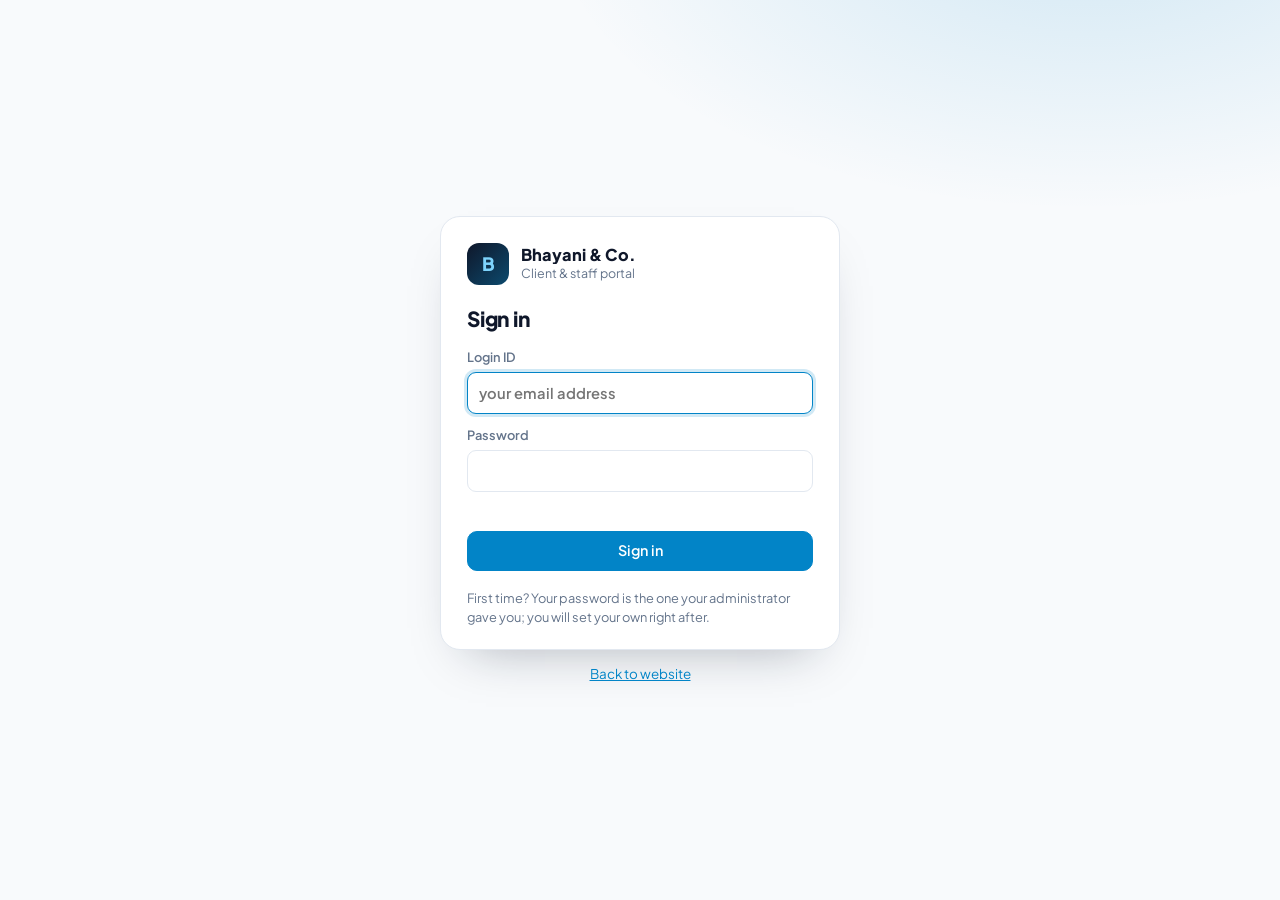
<file: internal-audit/index.html>
<!doctype html><html><head><meta charset=utf8><meta name="robots" content="noindex"><script src="/portal/supabase.js"></script><script src="/portal/config.js"></script><script src="/portal/connect.js" data-tool="internal-audit"></script><script src="/portal/integrate.js"></script><meta name=viewport content="width=device-width,initial-scale=1,viewport-fit=cover"><style>:root{color-scheme:light;box-sizing:border-box;padding-top:env(safe-area-inset-top,0px);padding-bottom:env(safe-area-inset-bottom,0px)}html{scroll-padding-top:env(safe-area-inset-top,0px)}body{margin:0;padding:0;font:14px -apple-system,BlinkMacSystemFont,sans-serif;background:#fff;color:#000}img{max-width:100%}[hidden]:not([hidden=until-found i]){display:none!important}</style></head><body>
<title>Internal Audit Desk</title>
<meta name="claude:viewport-fit-sides" content="cover">
<link rel="preconnect" href="https://fonts.googleapis.com">
<link rel="stylesheet" href="https://fonts.googleapis.com/css2?family=Plus+Jakarta+Sans:wght@400;500;600;700;800&family=JetBrains+Mono:wght@400;500;600&display=swap">
<style>
/* Layout: same ERP shell as Society Desk — sticky top bar, module rail on the left, content on slate; phones get a bottom tab bar and slide-in menu. */
:root{
  --bg:#f8fafc; --surface:#ffffff; --sunk:#f1f5f9; --line:#e2e8f0;
  --fg:#0f172a; --muted:#64748b; --primary:#0284c7; --primary-fg:#ffffff; --ink:#0f172a; --ink-fg:#ffffff;
  --accent:#d97706; --accent-ink:#b45309; --accent-soft:#fffbeb; --action:#ea580c;
  --good:#059669; --good-soft:#ecfdf5; --warn:#b45309; --warn-soft:#fffbeb; --bad:#dc2626; --bad-soft:#fef2f2;
  --sky:#0284c7; --sky-soft:#e0f2fe; --sky-fg:#ffffff;
  --hero-a:#0f172a; --hero-b:#0c4a6e; --hero-eyebrow:#38bdf8;
  --paper:#ffffff; --paper-fg:#0f172a;
  --shadow:0 1px 2px rgba(15,23,42,.05);
  --display:"Plus Jakarta Sans","Segoe UI",system-ui,sans-serif;
  --body:"Plus Jakarta Sans","Segoe UI",system-ui,sans-serif;
  --mono:"JetBrains Mono",ui-monospace,"SFMono-Regular",Menlo,monospace;
  --r:16px;
}
@media (prefers-color-scheme: dark){:root:not([data-theme="light"]){
  --bg:#0b1120; --surface:#111a2e; --sunk:#0f172a; --line:#1e293b;
  --fg:#e2e8f0; --muted:#94a3b8; --primary:#38bdf8; --primary-fg:#082f49; --ink:#e2e8f0; --ink-fg:#0f172a;
  --accent:#f59e0b; --accent-ink:#fbbf24; --accent-soft:#2a1f0a; --action:#f97316;
  --good:#34d399; --good-soft:#062e22; --warn:#fbbf24; --warn-soft:#2a1f0a; --bad:#f87171; --bad-soft:#3b1212;
  --sky:#38bdf8; --sky-soft:#0c2a40; --sky-fg:#082f49;
  --hero-a:#0b1222; --hero-b:#0c3a57; --hero-eyebrow:#7dd3fc;
  --paper:#111a2e; --paper-fg:#e2e8f0;
  --shadow:0 1px 2px rgba(0,0,0,.4);
  color-scheme:dark}}
:root[data-theme="dark"]{
  --bg:#0b1120; --surface:#111a2e; --sunk:#0f172a; --line:#1e293b;
  --fg:#e2e8f0; --muted:#94a3b8; --primary:#38bdf8; --primary-fg:#082f49; --ink:#e2e8f0; --ink-fg:#0f172a;
  --accent:#f59e0b; --accent-ink:#fbbf24; --accent-soft:#2a1f0a; --action:#f97316;
  --good:#34d399; --good-soft:#062e22; --warn:#fbbf24; --warn-soft:#2a1f0a; --bad:#f87171; --bad-soft:#3b1212;
  --sky:#38bdf8; --sky-soft:#0c2a40; --sky-fg:#082f49;
  --hero-a:#0b1222; --hero-b:#0c3a57; --hero-eyebrow:#7dd3fc;
  --paper:#111a2e; --paper-fg:#e2e8f0;
  --shadow:0 1px 2px rgba(0,0,0,.4);
  color-scheme:dark}
html,body{height:100%}
body{background:var(--bg);color:var(--fg);font-family:var(--body);font-size:15px;line-height:1.5}
*{box-sizing:border-box}
h1,h2,h3{font-family:var(--display);font-weight:700;line-height:1.2;text-wrap:balance;margin:0;letter-spacing:-.01em}
h1{font-size:1.6rem;font-weight:800} h2{font-size:1.08rem} h3{font-size:.98rem}
p{margin:0}
a{color:var(--primary)}
.mono,.num{font-family:var(--mono);font-variant-numeric:tabular-nums}
.muted{color:var(--muted)} .small{font-size:.85rem}
.eyebrow{font-size:.7rem;letter-spacing:.08em;text-transform:uppercase;color:var(--muted);font-weight:700}
button,input,select,textarea{font:inherit;color:inherit}
:focus-visible{outline:2px solid var(--sky);outline-offset:2px}

.app{display:grid;grid-template-columns:256px minmax(0,1fr);grid-template-rows:auto 1fr;min-height:100%}
.topbar{grid-column:1/-1;position:sticky;top:env(safe-area-inset-top,0px);z-index:30;background:var(--surface);border-bottom:1px solid var(--line);display:flex;align-items:center;gap:14px;padding-block:10px;padding-left:max(16px,env(safe-area-inset-left,0px));padding-right:max(16px,env(safe-area-inset-right,0px));min-height:64px}
body::before{content:"";position:fixed;inset:0 0 auto;height:env(safe-area-inset-top,0px);z-index:31;background:var(--surface)}
.brand{display:flex;gap:12px;align-items:center;min-width:0;flex:1 1 auto}
.logo-tile{width:42px;height:42px;border-radius:12px;background:linear-gradient(135deg,var(--hero-a),var(--hero-b));display:grid;place-items:center;flex:none;color:#7dd3fc}
.brand-name{font-weight:700;font-size:1rem;line-height:1.2;white-space:nowrap;overflow:hidden;text-overflow:ellipsis}
.brand-sub{font-size:.78rem;color:var(--muted);white-space:nowrap;overflow:hidden;text-overflow:ellipsis}
.top-right{display:flex;align-items:center;gap:10px;flex:none}
.status-pill{display:inline-flex;align-items:center;gap:6px;border-radius:999px;padding:4px 12px;font-size:.78rem;font-weight:600;border:1px solid}
.status-pill.on{background:var(--good-soft);color:var(--good);border-color:color-mix(in srgb,var(--good) 30%,transparent)}
.status-pill.demo{background:var(--accent-soft);color:var(--accent-ink);border-color:color-mix(in srgb,var(--accent) 35%,transparent)}
.status-pill i{width:7px;height:7px;border-radius:50%;background:currentColor}
.role-chip{display:grid;gap:1px;border:1px solid var(--line);border-radius:12px;padding:4px 12px;background:var(--surface);max-width:280px}
.role-chip .eyebrow{font-size:.62rem}
.role-chip b{display:flex;align-items:center;gap:6px;font-size:.85rem;font-weight:600;white-space:nowrap;overflow:hidden;text-overflow:ellipsis}
.menu-btn{display:none}
.rail{background:var(--surface);border-right:1px solid var(--line);position:sticky;top:calc(64px + env(safe-area-inset-top,0px));height:calc(100vh - 64px - env(safe-area-inset-top,0px));overflow:auto;display:flex;flex-direction:column}
.rail-label{padding:18px 22px 6px;font-size:.68rem;letter-spacing:.1em;text-transform:uppercase;color:var(--muted);font-weight:700}
.nav{display:flex;flex-direction:column;padding:4px 12px 12px;gap:2px}
.nav button{all:unset;cursor:pointer;padding:9px 12px;border-radius:12px;color:var(--muted);font-weight:500;font-size:.9rem;display:flex;align-items:center;gap:12px}
.nav button svg{flex:none;opacity:.85}
.nav button span.l{flex:1;min-width:0}
.nav button:hover{background:var(--sunk);color:var(--fg)}
.nav button[aria-current="page"]{background:var(--sky);color:var(--sky-fg);font-weight:600;box-shadow:0 4px 10px -4px color-mix(in srgb,var(--sky) 60%,transparent)}
.nav button:focus-visible{outline:2px solid var(--sky);outline-offset:1px}
.badge{font-family:var(--mono);font-size:.7rem;background:var(--accent);color:#1c1300;border-radius:999px;padding:0 7px;line-height:1.6;font-weight:600}
.badge.bad{background:var(--bad);color:#fff}
.nav button[aria-current="page"] .badge{background:var(--sky-fg);color:var(--sky)}
.rail-foot{margin-top:auto;padding:14px 16px;border-top:1px solid var(--line);display:grid;gap:8px}
.usercard{display:flex;gap:10px;align-items:center;padding:12px 16px 16px;border-top:1px solid var(--line)}
.avatar{width:34px;height:34px;border-radius:50%;background:var(--ink);color:var(--ink-fg);display:grid;place-items:center;font-weight:700;font-size:.85rem;flex:none}
.usercard .n{font-weight:600;font-size:.88rem;line-height:1.2}
.usercard .r{font-size:.72rem;color:var(--sky);font-weight:600;text-transform:uppercase;letter-spacing:.04em}
.tabbar,.scrim{display:none}

.hero{border-radius:24px;padding:28px 30px;background:linear-gradient(120deg,var(--hero-a) 0%,var(--hero-a) 35%,var(--hero-b) 100%);color:#f8fafc;display:flex;flex-wrap:wrap;gap:20px;align-items:center;justify-content:space-between;box-shadow:0 20px 25px -12px rgba(15,23,42,.35)}
.hero .eyebrow{color:var(--hero-eyebrow)}
.hero h1{font-size:clamp(1.5rem,3.2vw,2rem);color:#fff;margin-top:6px}
.hero p{color:#cbd5e1;max-width:62ch;margin-top:6px;font-size:.92rem}
.hero p b{color:#fff}
.hero .acts{display:flex;gap:10px;flex-wrap:wrap}
.btn.hero-primary{background:#0ea5e9;border-color:#0ea5e9;color:#fff}
.btn.hero-ghost{background:rgba(255,255,255,.1);border-color:rgba(255,255,255,.18);color:#fff}
.btn.hero-ghost:hover{background:rgba(255,255,255,.16)}
.kpi-ic{position:absolute;top:16px;right:16px}
.tone-sky{color:var(--sky)} .tone-good{color:var(--good)} .tone-warn{color:var(--accent)} .tone-bad{color:var(--bad)}
.alert-strip{display:flex;flex-wrap:wrap;gap:12px;align-items:center;justify-content:space-between;border:1px solid color-mix(in srgb,var(--bad) 35%,transparent);background:var(--bad-soft);border-radius:var(--r);padding:12px 16px}
.alert-strip .t{font-weight:700;color:var(--bad);display:flex;gap:10px;align-items:center}
.alert-strip p{color:var(--muted);font-size:.82rem}
main{min-width:0;padding-block:24px 60px;padding-left:max(28px,env(safe-area-inset-left,0px));padding-right:max(28px,env(safe-area-inset-right,0px));display:grid;gap:20px;align-content:start;max-width:1280px;width:100%}
.head{display:flex;flex-wrap:wrap;justify-content:space-between;align-items:end;gap:12px}
.head p{color:var(--muted);max-width:62ch}
.banner{background:var(--accent-soft);border:1px solid color-mix(in srgb,var(--accent) 40%,transparent);border-radius:var(--r);padding:12px 14px;display:flex;flex-wrap:wrap;gap:10px;align-items:center;justify-content:space-between}
.banner p{max-width:72ch}

.tiles{display:grid;grid-template-columns:repeat(auto-fit,minmax(min(100%,170px),1fr));gap:14px}
.tile{position:relative;background:var(--surface);border:1px solid var(--line);border-radius:var(--r);padding:16px 18px;display:grid;gap:4px;box-shadow:var(--shadow);align-content:start;min-width:0}
.tile .v{font-family:var(--mono);font-size:clamp(1.25rem,2.1vw,1.6rem);font-weight:600;font-variant-numeric:tabular-nums;letter-spacing:-.02em;line-height:1.25}
.tile .v small{font-size:.6em;font-family:var(--body);letter-spacing:0}
.tile .eyebrow{padding-right:28px}
.grid2{display:grid;grid-template-columns:repeat(auto-fit,minmax(min(100%,340px),1fr));gap:16px}
.panel{background:var(--surface);border:1px solid var(--line);border-radius:var(--r);padding:18px 20px;box-shadow:var(--shadow);display:grid;gap:12px;min-width:0;align-content:start}
.panel-h{display:flex;justify-content:space-between;align-items:center;gap:8px;flex-wrap:wrap}

.toolbar{display:flex;flex-wrap:wrap;gap:8px;align-items:center}
.toolbar .grow{flex:1 1 200px}
input[type=text],input[type=search],input[type=number],input[type=date],select,textarea{background:var(--surface);border:1px solid var(--line);border-radius:8px;padding:8px 10px;width:100%;min-width:0}
textarea{min-height:80px;resize:vertical}
.toolbar input,.toolbar select{width:auto;max-width:100%}
.toolbar .grow input{width:100%}
.btn{cursor:pointer;border:1px solid var(--line);background:var(--surface);border-radius:12px;padding:9px 16px;font-weight:600;font-size:.9rem;display:inline-flex;align-items:center;gap:6px;white-space:nowrap}
.btn:hover{border-color:var(--muted)}
.btn.primary{background:var(--ink);color:var(--ink-fg);border-color:var(--ink)}
.btn.sky{background:var(--sky);color:var(--sky-fg);border-color:var(--sky)}
.btn.danger{color:var(--bad);border-color:var(--bad)}
.btn.sm{padding:4px 10px;font-size:.85rem;border-radius:9px}
.btn:disabled{opacity:.5;cursor:not-allowed}
.icon{all:unset;cursor:pointer;width:32px;height:32px;display:grid;place-items:center;border-radius:8px;color:var(--muted)}
.icon:hover{background:var(--sunk)}
.segs{display:inline-flex;border:1px solid var(--line);border-radius:8px;overflow:hidden;flex-wrap:wrap}
.segs button{all:unset;cursor:pointer;padding:6px 12px;font-size:.86rem;color:var(--muted)}
.segs button[aria-pressed="true"]{background:var(--primary);color:var(--primary-fg)}
.segs button:focus-visible{outline:2px solid var(--sky);outline-offset:-2px}

.pill{display:inline-block;padding:1px 9px;border-radius:999px;font-size:.78rem;font-weight:600;white-space:nowrap}
.pill.good{background:var(--good-soft);color:var(--good)}
.pill.warn{background:var(--warn-soft);color:var(--warn)}
.pill.bad{background:var(--bad-soft);color:var(--bad)}
.pill.info{background:var(--sunk);color:var(--muted)}
.pill.sky{background:var(--sky-soft);color:var(--sky)}

.tablewrap{overflow-x:auto;border:1px solid var(--line);border-radius:var(--r);background:var(--surface)}
table{border-collapse:collapse;width:100%;font-size:.9rem}
th{font-size:.72rem;letter-spacing:.06em;text-transform:uppercase;color:var(--muted);text-align:left;font-weight:600;padding:10px 12px;border-bottom:1px solid var(--line);background:var(--sunk);white-space:nowrap}
td{padding:9px 12px;border-bottom:1px solid var(--line);vertical-align:top}
tr:last-child td{border-bottom:0}
tbody tr.click{cursor:pointer}
tbody tr.click:hover{background:var(--sunk)}
td.r,th.r{text-align:right}
.sev{border-left:4px solid transparent}
.sev.High{border-left-color:var(--bad)} .sev.Medium{border-left-color:var(--accent)} .sev.Low{border-left-color:var(--good)}

.list{display:grid}
.item{display:flex;gap:12px;justify-content:space-between;align-items:flex-start;padding:10px 0;border-bottom:1px solid var(--line)}
.item:last-child{border-bottom:0}
.item .t{font-weight:600}
.item>div{min-width:0}
.date-chip{font-family:var(--mono);font-size:.78rem;background:var(--sunk);border-radius:6px;padding:2px 6px;white-space:nowrap}
.bar{height:8px;background:var(--sunk);border-radius:99px;overflow:hidden}
.bar>span{display:block;height:100%;background:var(--sky);border-radius:99px}
.bar.good>span{background:var(--good)} .bar.over>span{background:var(--bad)}
.hbar{display:grid;grid-template-columns:minmax(90px,170px) 1fr auto;gap:10px;align-items:center;font-size:.9rem}
.stack{display:flex;height:10px;border-radius:99px;overflow:hidden;background:var(--sunk)}
.stack span{display:block;height:100%}
.legend{display:flex;gap:14px;flex-wrap:wrap;font-size:.82rem;color:var(--muted)}
.legend i{display:inline-block;width:10px;height:10px;border-radius:2px;margin-right:6px;vertical-align:-1px}

.cards{display:grid;grid-template-columns:repeat(auto-fill,minmax(min(100%,300px),1fr));gap:14px}
.card{all:unset;box-sizing:border-box;background:var(--surface);border:1px solid var(--line);border-radius:var(--r);padding:16px;display:grid;gap:10px;cursor:pointer;align-content:start;box-shadow:var(--shadow)}
.card:hover{border-color:var(--muted)}
.card:focus-visible{outline:2px solid var(--sky)}
.card .meta{display:flex;flex-wrap:wrap;gap:6px;align-items:center}
.card.sel{border-color:var(--sky);box-shadow:0 0 0 1px var(--sky)}
.kv{display:grid;grid-template-columns:auto 1fr;gap:4px 14px;font-size:.9rem}
.kv dt{color:var(--muted)} .kv dd{margin:0;min-width:0;overflow-wrap:anywhere}

/* risk heat map */
.heat{display:grid;grid-template-columns:28px repeat(5,minmax(0,1fr));gap:4px;font-size:.78rem}
.heat .ax{display:grid;place-items:center;color:var(--muted);font-family:var(--mono)}
.heat .cell{min-height:58px;border-radius:8px;padding:4px;display:flex;flex-wrap:wrap;gap:3px;align-content:flex-start}
.cell.h{background:var(--bad-soft)} .cell.m{background:var(--warn-soft)} .cell.l{background:var(--good-soft)}
.chip{all:unset;cursor:pointer;font-family:var(--mono);font-size:.68rem;font-weight:600;padding:1px 6px;border-radius:5px;background:var(--surface);border:1px solid var(--line)}
.chip:focus-visible{outline:2px solid var(--sky)}

/* work programme */
.step{display:grid;grid-template-columns:28px minmax(0,1fr);gap:10px;padding:12px 0;border-bottom:1px solid var(--line)}
.step:last-child{border-bottom:0}
.step .no{font-family:var(--mono);font-size:.78rem;color:var(--muted);padding-top:2px}
.step .row{display:flex;flex-wrap:wrap;gap:8px;align-items:center;margin-top:8px}
.step .row input{width:90px}
.step .row input.wp{width:110px}
.step .row input.note{flex:1 1 220px;width:auto}
.res button[aria-pressed="true"][data-v="ok"]{background:var(--good);color:#fff}
.res button[aria-pressed="true"][data-v="exc"]{background:var(--bad);color:#fff}
.res button[aria-pressed="true"][data-v="na"]{background:var(--muted);color:var(--surface)}
.area-tabs{display:flex;gap:6px;flex-wrap:wrap}
.area-tabs button{all:unset;cursor:pointer;border:1px solid var(--line);border-radius:999px;padding:5px 12px;font-size:.84rem;background:var(--surface);display:inline-flex;gap:6px;align-items:center}
.area-tabs button[aria-pressed="true"]{background:var(--ink);color:var(--ink-fg);border-color:var(--ink)}
.area-tabs button:focus-visible{outline:2px solid var(--sky)}

/* report paper */
.paper{background:var(--paper);color:var(--paper-fg);border:1px solid var(--line);border-radius:12px;padding:clamp(18px,4vw,44px);max-width:900px;width:100%;justify-self:center;box-shadow:0 12px 30px -18px rgba(15,23,42,.35);font-size:.93rem}
.paper h1{font-size:1.5rem} .paper h2{font-size:1.05rem;margin-top:22px;padding-bottom:6px;border-bottom:2px solid var(--line)}
.paper h3{font-size:.95rem;margin-top:14px}
.paper p{margin-top:6px;max-width:75ch}
.paper table{font-size:.84rem;margin-top:8px}
.paper .rtab{overflow-x:auto}
.paper .obs{border:1px solid var(--line);border-radius:10px;margin-top:12px;overflow:hidden}
.paper .obs-h{display:flex;justify-content:space-between;gap:10px;flex-wrap:wrap;padding:10px 12px;background:var(--sunk)}
.paper .obs dl{display:grid;grid-template-columns:minmax(110px,150px) 1fr;margin:0}
.paper .obs dt,.paper .obs dd{padding:8px 12px;border-top:1px solid var(--line);margin:0}
.paper .obs dt{color:var(--muted);font-weight:600;font-size:.8rem}
.paper .sign{display:flex;justify-content:space-between;flex-wrap:wrap;gap:20px;margin-top:30px}

.form{display:grid;gap:12px}
.fgrid{display:grid;grid-template-columns:repeat(auto-fit,minmax(min(100%,180px),1fr));gap:12px}
label.f{display:grid;gap:4px;font-size:.85rem;color:var(--muted);font-weight:500;min-width:0}
fieldset{border:1px solid var(--line);border-radius:var(--r);padding:12px;display:grid;gap:10px;margin:0;min-width:0}
legend{font-weight:600;padding:0 6px;font-family:var(--display)}
.check{display:flex;gap:8px;align-items:center;font-size:.9rem}
.checks{display:grid;grid-template-columns:repeat(auto-fill,minmax(min(100%,220px),1fr));gap:6px 14px}
.actions{display:flex;gap:8px;flex-wrap:wrap;justify-content:flex-end}

#modal{position:fixed;inset:0;background:rgba(10,14,24,.55);z-index:50;display:flex;justify-content:center;align-items:flex-start;overflow:auto;padding:max(24px,env(safe-area-inset-top,0px)) max(12px,env(safe-area-inset-right,0px)) 24px max(12px,env(safe-area-inset-left,0px))}
.sheet{background:var(--surface);border-radius:14px;width:min(680px,100%);border:1px solid var(--line);box-shadow:0 20px 60px rgba(0,0,0,.25)}
.sheet.wide{width:min(920px,100%)}
.sheet header{display:flex;justify-content:space-between;align-items:center;gap:8px;padding:14px 16px;border-bottom:1px solid var(--line);position:sticky;top:0;background:var(--surface);border-radius:14px 14px 0 0;z-index:1}
.sheet-body{padding:16px;display:grid;gap:16px}
.timeline{display:grid;gap:10px;border-left:2px solid var(--line);padding-left:14px}
#toast{position:fixed;left:50%;transform:translateX(-50%);bottom:max(20px,env(safe-area-inset-bottom,0px));background:var(--fg);color:var(--bg);padding:10px 16px;border-radius:8px;z-index:60;font-weight:500;max-width:calc(100% - 32px)}
.empty{padding:26px;text-align:center;color:var(--muted);border:1px dashed var(--line);border-radius:var(--r);display:grid;gap:8px;justify-items:center}

@media (max-width:860px){
  .app{grid-template-columns:minmax(0,1fr)}
  .menu-btn{display:grid}
  .role-chip,.status-pill span{display:none}
  .status-pill{padding:6px}
  .rail{position:fixed;top:0;bottom:0;left:0;height:auto;width:min(300px,86vw);z-index:50;transform:translateX(-105%);transition:transform .2s ease;padding-top:env(safe-area-inset-top,0px);padding-left:env(safe-area-inset-left,0px);box-shadow:0 20px 40px rgba(15,23,42,.25)}
  .rail.open{transform:none}
  .scrim{display:block;position:fixed;inset:0;background:rgba(15,23,42,.45);z-index:45}
  .scrim[hidden]{display:none!important}
  main{padding-left:max(16px,env(safe-area-inset-left,0px));padding-right:max(16px,env(safe-area-inset-right,0px));padding-block:16px calc(88px + env(safe-area-inset-bottom,0px))}
  .hero{padding:22px 20px;border-radius:20px}
  .tabbar{display:grid;grid-auto-flow:column;grid-auto-columns:1fr;position:fixed;left:0;right:0;bottom:0;z-index:40;background:var(--surface);border-top:1px solid var(--line);padding-bottom:env(safe-area-inset-bottom,0px);padding-left:env(safe-area-inset-left,0px);padding-right:env(safe-area-inset-right,0px)}
  .tabbar button{all:unset;cursor:pointer;display:grid;justify-items:center;gap:3px;padding:9px 4px 8px;font-size:.7rem;font-weight:600;color:var(--muted)}
  .tabbar button[aria-current="page"]{color:var(--sky)}
  .heat{grid-template-columns:22px repeat(5,minmax(0,1fr))}
  .heat .cell{min-height:46px}
  .paper .obs dl{grid-template-columns:1fr}
  .paper .obs dd{border-top:0;padding-top:0}
}
@media (prefers-reduced-motion:reduce){*{transition:none!important;animation:none!important}}

/* data room, engine output, matrix */
.ds-card{background:var(--surface);border:1px solid var(--line);border-radius:var(--r);padding:16px;display:grid;gap:10px;box-shadow:var(--shadow);align-content:start;min-width:0}
.ds-card.ok{border-color:color-mix(in srgb,var(--good) 45%,var(--line))}
.ds-card .top{display:flex;gap:12px;align-items:flex-start;justify-content:space-between}
.ds-ic{width:38px;height:38px;border-radius:10px;display:grid;place-items:center;background:var(--sky-soft);color:var(--sky);flex:none}
.ds-card.ok .ds-ic{background:var(--good-soft);color:var(--good)}
.filebtn{position:relative;overflow:hidden}
.filebtn input{position:absolute;inset:0;opacity:0;cursor:pointer;width:100%}
.cov{display:flex;gap:6px;flex-wrap:wrap}
.cov span{font-size:.78rem;font-weight:600;border-radius:999px;padding:2px 10px;border:1px solid var(--line);color:var(--muted);display:inline-flex;gap:5px;align-items:center}
.cov span.on{background:var(--good-soft);color:var(--good);border-color:transparent}
.risk-cards{display:grid;grid-template-columns:repeat(auto-fill,minmax(min(100%,270px),1fr));gap:12px}
.rcard{background:var(--surface);border:1px solid var(--line);border-radius:var(--r);padding:14px 16px;display:grid;gap:8px;border-top:4px solid var(--line);align-content:start;min-width:0}
.rcard.High{border-top-color:var(--bad)} .rcard.Medium{border-top-color:var(--accent)} .rcard.Low{border-top-color:var(--good)}
.rcard .big{font-family:var(--display);font-weight:800;font-size:1.25rem}
.rcard.High .big{color:var(--bad)} .rcard.Medium .big{color:var(--accent-ink)} .rcard.Low .big{color:var(--good)}
.drv{font-size:.82rem;display:flex;gap:6px;align-items:baseline}
.drv .pill{font-size:.7rem}
.fs td.l1{font-weight:700} .fs tr.tot td{font-weight:700;border-top:2px solid var(--line);background:var(--sunk)}
.fs td.ind{padding-left:26px}
.flag{color:var(--bad);font-weight:700}
.matrix td,.matrix th{text-align:center;padding:6px 4px}
.matrix th:first-child,.matrix td:first-child{text-align:left;padding-left:12px;position:sticky;left:0;background:var(--surface);z-index:1}
.matrix th:first-child{background:var(--sunk)}
.mcell{all:unset;cursor:pointer;display:inline-grid;place-items:center;min-width:38px;height:30px;border-radius:7px;font-family:var(--mono);font-size:.78rem;font-weight:600}
.mcell.h{background:var(--bad-soft);color:var(--bad)} .mcell.m{background:var(--warn-soft);color:var(--warn)} .mcell.l{background:var(--good-soft);color:var(--good)} .mcell.off{color:var(--muted);opacity:.5}
.mcell:focus-visible{outline:2px solid var(--sky)}
.vert{writing-mode:vertical-rl;transform:rotate(180deg);font-size:.68rem;white-space:nowrap;max-height:150px}
.pbc-row{display:grid;grid-template-columns:minmax(0,1fr) 150px 140px;gap:10px;align-items:center;padding:10px 0;border-bottom:1px solid var(--line)}
.pbc-row:last-child{border-bottom:0}
.pbc-row select,.pbc-row input{width:100%}
.preview{overflow-x:auto;border:1px solid var(--line);border-radius:10px}
.preview table{font-size:.8rem}
.mapgrid{display:grid;grid-template-columns:repeat(auto-fill,minmax(min(100%,230px),1fr));gap:10px}
.req{color:var(--bad)}
.steps-line{display:flex;gap:6px;flex-wrap:wrap;align-items:center;font-size:.82rem;color:var(--muted)}
.steps-line b{color:var(--fg)}
@media (max-width:860px){ .pbc-row{grid-template-columns:1fr 1fr} .pbc-row>div:first-child{grid-column:1/-1} }
</style>

<div class="app">
  <header class="topbar">
    <button class="icon menu-btn" data-act="drawer" aria-label="Open menu"></button>
    <div class="brand"><div class="logo-tile" id="logotile"></div><div style="min-width:0"><div class="brand-name" id="firmname">Internal Audit Desk</div><div class="brand-sub" id="firmsub">Risk-based internal audit</div></div></div>
    <div class="top-right" id="topright"></div>
  </header>
  <aside class="rail" id="rail">
    <div class="rail-label">Internal audit</div>
    <nav class="nav" id="nav" aria-label="Modules"></nav>
    <div class="rail-foot" id="railfoot"></div>
    <div class="usercard" id="usercard"></div>
  </aside>
  <main id="main"><div class="empty">Loading audit files…</div></main>
</div>
<div class="scrim" id="scrim" data-act="drawer-close" hidden></div>
<nav class="tabbar" id="tabbar" aria-label="Quick sections"></nav>
<div id="modal" hidden></div>
<div id="toast" hidden></div>

<script src="/portal/xlsx.bundle.js"></script><script src="/portal/xlstyle.js"></script>
<script>
/* ---------- helpers ---------- */
const $ = s => document.querySelector(s);
const esc = s => String(s ?? '').replace(/[&<>"']/g, c => ({'&':'&amp;','<':'&lt;','>':'&gt;','"':'&quot;',"'":'&#39;'}[c]));
const inr = n => (n<0?'−':'')+'₹' + Math.round(Math.abs(Number(n)||0)).toLocaleString('en-IN');
const lakh = n => { n=Number(n)||0; const a=Math.abs(n), s=n<0?'−':''; return a>=1e7 ? s+'₹'+(a/1e7).toFixed(2)+' cr' : a>=1e5 ? s+'₹'+(a/1e5).toFixed(2)+' lakh' : inr(n); };
const pct = (n,d=1) => (n==null||!isFinite(n)) ? '—' : (n*100).toFixed(d)+'%';
const pad = n => String(n).padStart(2,'0');
const today = () => new Date().toLocaleDateString('en-CA');
const MONTHS = ['Jan','Feb','Mar','Apr','May','Jun','Jul','Aug','Sep','Oct','Nov','Dec'];
const fmtDate = d => { if(!d) return '—'; const [y,m,dd]=d.slice(0,10).split('-'); return dd ? `${+dd} ${MONTHS[+m-1]} ${y}` : `${MONTHS[+m-1]} ${y}`; };
const fmtMonth = m => m ? `${MONTHS[+m.slice(5,7)-1]} ${m.slice(0,4)}` : '—';
const addDays = (d,n) => { const x=new Date(d+'T00:00:00'); x.setDate(x.getDate()+n); return x.toLocaleDateString('en-CA'); };
const daysBetween = (a,b) => Math.round((new Date(b+'T00:00:00')-new Date(a+'T00:00:00'))/864e5);
const dow = d => new Date(d+'T00:00:00').getDay();
const rid = () => Math.random().toString(36).slice(2,10);
const nowIso = () => new Date().toISOString();
const sum = (a,f) => a.reduce((s,x)=>s+(Number(f(x))||0),0);
const clamp = (n,a,b) => Math.max(a,Math.min(b,n));
const median = a => { if(!a.length) return 0; const s=[...a].sort((x,y)=>x-y), m=s.length>>1; return s.length%2?s[m]:(s[m-1]+s[m])/2; };
const groupBy = (a,f) => a.reduce((m,x)=>{ const k=f(x); (m[k]=m[k]||[]).push(x); return m; },{});
const LS = { get(k,d){ try{ const v=localStorage.getItem('iad:'+k); return v==null?d:JSON.parse(v);}catch{return d} }, set(k,v){ try{ localStorage.setItem('iad:'+k, JSON.stringify(v)); }catch{} } };
const val = id => { const e=document.getElementById(id); return e ? String(e.value).trim() : ''; };
const num = id => Number(val(id))||0;
function mulberry32(a){ return function(){ a|=0; a=a+0x6D2B79F5|0; let t=Math.imul(a^a>>>15,1|a); t=t+Math.imul(t^t>>>7,61|t)^t; return ((t^t>>>14)>>>0)/4294967296; }; }
const GSTIN_RE=/^[0-9]{2}[A-Z]{5}[0-9]{4}[A-Z][1-9A-Z]Z[0-9A-Z]$/;
const PAN_RE=/^[A-Z]{5}[0-9]{4}[A-Z]$/;

/* ---------- process areas and standard test steps ---------- */
const LIB = {
  frc:{name:'Financial closing & reporting',code:'FRC',L:3,I:4,steps:[
    'Trial balance tallies with the books; nothing left in suspense, difference or clearing ledgers.',
    'Ledgers grouped correctly for Schedule III financial statements; abnormal balances explained.',
    'Period-end cut-off: purchases, sales and expenses booked in the right period.',
    'Provisions and accruals (expenses payable, bonus, gratuity, leave) made and supported.',
    'Significant fluctuations against the previous period analysed and explained by management.']},
  p2p:{name:'Procure to pay',code:'P2P',L:4,I:4,steps:[
    'Vendor master: new vendors and bank-detail changes approved by an authorised person; PAN and GSTIN validated on the portal.',
    'Purchase orders raised and approved per the delegation of authority before goods or services are received.',
    'Three-way match of PO, GRN and invoice before booking; price and quantity variances investigated.',
    'Duplicate invoice and duplicate payment check across the vendor ledger (same invoice no., amount or date).',
    'TDS deducted at the correct section and rate (194C, 194J, 194I, 194Q) and deposited by the 7th of the next month.',
    'GST input tax credit claimed only where it appears in GSTR-2B; blocked credits u/s 17(5) reversed.',
    'MSME vendors paid within 45 days of acceptance (Sec 15, MSMED Act; Sec 43B(h), Income-tax Act).']},
  o2c:{name:'Order to cash',code:'O2C',L:3,I:4,steps:[
    'Customer master creation and credit limits approved; limit breaches blocked or approved by the authority.',
    'Prices billed match the approved price list or contract; discounts within delegated authority.',
    'All dispatches invoiced; e-invoice IRN and e-way bill generated where applicable.',
    'Credit notes and sales returns supported by documents and approved.',
    'Debtors ageing reviewed monthly; balances over 180 days followed up and provided for per policy.',
    'TDS deducted by customers reconciled with Form 26AS / AIS; TCS collected where applicable.']},
  inv:{name:'Inventory & stores',code:'INV',L:4,I:3,steps:[
    'Physical verification done at planned intervals; differences investigated and adjusted with approval.',
    'Receipts recorded on GRN the same day after quality inspection.',
    'Material issued only against approved requisition slips.',
    'Slow-moving and non-moving items (no movement over 180 days) identified and reported.',
    'Quarterly stock statements filed with the bank agree with books (CARO 2020, clause 3(ii)(b)).',
    'Scrap generation recorded; scrap sales approved and sold at competitive rates.']},
  prod:{name:'Production & costing',code:'PROD',L:4,I:4,steps:[
    'Material consumption compared with BOM or standard norms; variances above 5% explained.',
    'Yield, process loss and scrap within approved norms; scrap register maintained.',
    'Job work: goods sent and received tracked; ITC-04 filed (Rule 45, CGST Rules).',
    'WIP and finished goods valued at lower of cost and net realisable value (AS 2 / Ind AS 2).',
    'Production reports reconcile with stock records and power consumption.']},
  pay:{name:'Payroll & HR',code:'PAY',L:3,I:3,steps:[
    'Employee master additions, exits and salary revisions approved by HR and independently verified.',
    'Attendance and leave data agree with payroll inputs; no salary to exited employees.',
    'PF, ESI and Professional Tax deducted correctly and deposited by due dates.',
    'TDS on salary (Sec 192) computed under the regime opted; Form 24Q filed on time.',
    'Full and final settlements computed correctly and approved.',
    'Loans and advances to employees approved and recovered per schedule.']},
  fa:{name:'Fixed assets & capex',code:'FA',L:2,I:3,steps:[
    'Capex approved through budget or board approval before commitment.',
    'Fixed asset register maintained with tag number, location and custodian.',
    'Physical verification done in the year; differences reconciled (CARO 2020, clause 3(i)(b)).',
    'Capitalisation date and cost correct; capital work-in-progress aged and reviewed.',
    'Disposals and write-offs approved; sale proceeds and GST accounted.']},
  tre:{name:'Cash, bank & working capital',code:'TRE',L:3,I:4,steps:[
    'Bank reconciliations prepared monthly and reviewed; reconciling items over 90 days cleared.',
    'Surprise cash count agrees with the cash book; cash payments over ₹10,000 checked (Sec 40A(3)).',
    'Stock and book-debt statements to the bank agree with books; drawing power not exceeded.',
    'Bank signatories and net-banking user rights are current and board-approved.',
    'No cash receipt of ₹2 lakh or more from a person in a day or transaction (Sec 269ST).']},
  stat:{name:'Statutory compliance',code:'STAT',L:3,I:5,steps:[
    'GSTR-1 and GSTR-3B filed by due dates; GSTR-1, GSTR-3B and books reconciled monthly.',
    'TDS / TCS returns (24Q, 26Q, 27EQ) filed on time; demands on TRACES reviewed.',
    'PF, ESI, PT and LWF returns and challans paid and filed on time.',
    'ROC filings (AOC-4, MGT-7, DIR-3 KYC, MSME-1) made within due dates.',
    'Licences and registrations (factory, shops and establishment, pollution, fire) valid.']},
  itgc:{name:'IT general controls',code:'ITGC',L:3,I:4,steps:[
    'Accounting software records an audit trail (edit log) that stayed enabled all year (Rule 3(1), Companies (Accounts) Rules, 2014).',
    'User access reviewed periodically; leavers removed within one working day.',
    'Segregation of duties: no single user creates a vendor, books the invoice and releases the payment.',
    'Daily data backup taken and a restore tested in the period.',
    'Password policy enforced and administrator rights restricted.']},
  rpt:{name:'Related party transactions',code:'RPT',L:2,I:4,steps:[
    'List of related parties updated and circulated to accounts and purchase.',
    'Transactions with related parties at arm’s length and approved u/s 188 or by the audit committee (Sec 177).',
    'Related party balances confirmed and disclosed.']},
  exp:{name:'Expenses & reimbursements',code:'EXP',L:3,I:2,steps:[
    'Travel and expense claims supported by bills and approved per policy limits.',
    'Advances to employees settled within the policy period.',
    'Expenses booked under the correct head and period (cut-off).']},
  proj:{name:'Project & contract accounting',code:'PROJ',L:5,I:5,steps:[
    'Revenue recognised on percentage of completion based on cost incurred (Ind AS 115 / AS 7); cost-to-complete reviewed.',
    'Sub-contractor RA bills certified by the site engineer and checked against the measurement book.',
    'Retention money and mobilisation advances tracked and recovered.',
    '70% of customer collections deposited in the RERA project account (Sec 4(2)(l)(D), RERA).',
    'BOQ variations and extra items approved before execution.']},
  pat:{name:'Patient billing & revenue',code:'PAT',L:5,I:4,steps:[
    'All services, consumables and pharmacy issues to in-patients billed (charge capture leakage).',
    'Package rates and discounts applied per approved tariff; concessions authorised.',
    'TPA and insurance claims submitted on time; deductions and disallowances analysed.',
    'Doctor fees and referral payouts computed per agreement.',
    'Pharmacy stock expiry and near-expiry items tracked and returned.']},
  hosp:{name:'Rooms, F&B and revenue',code:'HOSP',L:5,I:4,steps:[
    'Room nights in the PMS reconcile with room revenue in the GL and GST returns.',
    'F&B cost percentage within standard recipe norms; variances investigated.',
    'Complimentary rooms, F&B and discounts approved by an authorised manager.',
    'Liquor stock and excise registers reconcile with sales and licence conditions.',
    'Night audit reports reviewed; cash and card settlements reconciled daily.']},
  loan:{name:'Loan origination & NPA',code:'LOAN',L:5,I:5,steps:[
    'KYC and credit appraisal complete before sanction; sanction within delegated authority.',
    'Disbursements match sanction terms; security documents and charge creation completed.',
    'DPD computed system-wise; NPA classification and provisioning per RBI IRACP norms or ECL staging.',
    'Interest rates and charges applied per the fair practices code and sanction.',
    'RBI returns and ALM statements filed on time.']},
  store:{name:'Store operations & cash',code:'STORE',L:5,I:4,steps:[
    'POS sales reconcile with cash deposits and card / UPI settlements daily.',
    'Discounts, voids and returns authorised by the store manager.',
    'Shrinkage measured through cycle counts; above-norm shrinkage investigated.',
    'Store cash counted daily; deposits banked the next working day.']},
  svc:{name:'Revenue recognition & unbilled',code:'SVC',L:4,I:4,steps:[
    'Billing agrees with timesheets, milestones and the SOW or contract.',
    'Unbilled and unearned revenue aged and supported.',
    'Export of services: invoices under LUT; SOFTEX filed; FIRC / BRC obtained; realisation within 9 months (FEMA).',
    'Contract renewals and rate revisions billed from the effective date.']},
  dist:{name:'Distribution, schemes & claims',code:'DIST',L:4,I:4,steps:[
    'Trade schemes and discounts approved and applied per circulars.',
    'Distributor claims verified with supporting documents before settlement.',
    'Rate difference credit notes approved and GST treatment correct.',
    'Godown and depot stock reconciled with books monthly.']}
};
const AREA_ORDER=['frc','p2p','o2c','inv','prod','pay','fa','tre','stat','itgc','rpt','exp','proj','pat','hosp','loan','store','svc','dist'];

/* ---------- industries: scope, risk weights (likelihood, impact), data and documents ---------- */
const INDUSTRIES={
  mfg:{name:'Manufacturing',areas:['frc','p2p','o2c','inv','prod','pay','fa','tre','stat','itgc'],w:{p2p:[4,4],inv:[4,4],prod:[4,4],fa:[3,4],stat:[3,5],pay:[3,4]},ds:['tb','pur','sal','pay','bank','wc','vend'],docs:['Production and consumption reports, BOM and scrap register','Job work challans and ITC-04 returns']},
  trade:{name:'Trading & distribution',areas:['frc','p2p','o2c','inv','dist','tre','stat','itgc'],w:{o2c:[4,4],inv:[4,4],dist:[4,4],tre:[3,4],stat:[4,4],p2p:[4,3]},ds:['tb','pur','sal','pay','bank','wc','vend'],docs:['Scheme circulars and distributor claim files','Godown and depot stock reports']},
  svc:{name:'Services & IT',areas:['frc','svc','o2c','pay','exp','stat','itgc','rpt'],w:{svc:[4,4],pay:[4,4],itgc:[4,4],exp:[3,3]},ds:['tb','sal','pur','pay','bank','vend'],docs:['Timesheet and billing reports','Customer contracts and SOWs','Export invoices, SOFTEX forms, FIRC / BRC']},
  cons:{name:'Construction & real estate',areas:['frc','proj','p2p','inv','tre','stat','rpt','fa'],w:{proj:[5,5],p2p:[4,4],tre:[4,4],stat:[4,4],rpt:[3,5]},ds:['tb','pur','sal','pay','bank','wc','vend'],docs:['Project budgets and cost-to-complete','RERA project account statements','Sub-contractor agreements and RA bills']},
  retail:{name:'Retail & FMCG',areas:['frc','store','inv','p2p','o2c','pay','itgc','stat'],w:{store:[5,4],inv:[5,4],itgc:[4,3],o2c:[2,3]},ds:['tb','pur','sal','pay','bank','vend'],docs:['POS sales and card settlement reports','Shrinkage and cycle count reports','Store cash deposit slips']},
  health:{name:'Healthcare & hospitals',areas:['frc','pat','inv','p2p','pay','stat','itgc'],w:{pat:[5,4],inv:[4,3],pay:[3,4]},ds:['tb','pur','sal','pay','bank','vend'],docs:['TPA claim register and deduction analysis','Doctor fee agreements','Pharmacy expiry report']},
  hosp:{name:'Hotels & restaurants',areas:['frc','hosp','inv','p2p','pay','stat','itgc'],w:{hosp:[5,4],inv:[4,3],stat:[3,5]},ds:['tb','pur','sal','pay','bank','vend'],docs:['PMS room revenue report','F&B consumption and recipe costing','Liquor licence and excise register']},
  nbfc:{name:'NBFC & financial services',areas:['frc','loan','tre','stat','itgc','rpt','pay'],w:{loan:[5,5],itgc:[4,5],stat:[4,5],tre:[4,5],rpt:[3,5],frc:[3,5]},ds:['tb','pay','bank','vend'],docs:['Loan book with DPD and staging','Sanction files and KYC records','RBI returns and ALM statements','ECL / provisioning computation']}
};
const COMMON_DOCS=['Audited financial statements and tax audit report of the last year','Board / partners meeting minutes for the period','Delegation of authority and approval matrix','Policies and SOPs: purchase, credit, HR, inventory','GST returns (GSTR-1, GSTR-3B) and GSTR-2B for each month','TDS returns, challans and Form 26AS / AIS','PF and ESI challans and returns','Bank sanction letter and terms of working capital limits','Fixed asset register','Ageing of debtors and creditors at period end','Stock register and physical verification sheets','List of related parties','Statutory registrations and licences','Previous internal audit report and action taken report','IT user access list and audit trail settings'];

/* ---------- data sets the system tests ---------- */
const F=(k,label,type,req,syn)=>({k,label,type,req,syn:syn.split('|')});
const DS={
  tb:{name:'Trial balance',icon:'ledger',area:'frc',need:'Ledger-wise closing balances for the audit period, with the same period last year for comparison.',
    fields:[F('account','Ledger name','text',1,'ledger|ledger name|account|account name|particulars|gl name|gl account|name|account head'),
      F('group','Group','text',0,'group|group name|parent|parent group|under|primary group|account group|schedule'),
      F('cyDr','Closing debit','num',0,'closing debit|debit|dr|cy debit|debit amount|closing balance dr|dr amount'),
      F('cyCr','Closing credit','num',0,'closing credit|credit|cr|cy credit|credit amount|closing balance cr|cr amount'),
      F('cy','Closing balance (Dr +, Cr −)','num',0,'closing balance|closing|balance|net balance|cy balance|current year|cy'),
      F('pyDr','Previous year debit','num',0,'previous year debit|py debit|prior year debit|py dr|previous debit'),
      F('pyCr','Previous year credit','num',0,'previous year credit|py credit|prior year credit|py cr|previous credit'),
      F('py','Previous year balance (Dr +, Cr −)','num',0,'previous year|py|py balance|prior year|last year|previous year balance|previous balance')],
    keys:['account','group','cy','py'], tpl:['account','group','cyDr','cyCr','pyDr','pyCr'],
    ex:{account:'Sales - Domestic',group:'Sales Accounts',cyDr:'',cyCr:428500000,pyDr:'',pyCr:396100000}},
  pur:{name:'Purchase register',icon:'cart',area:'p2p',need:'Every purchase invoice in the period, with GST, TDS and MSME details.',
    fields:[F('date','Invoice date','date',1,'date|invoice date|bill date|voucher date|inv date|doc date|posting date'),
      F('inv','Invoice no.','text',0,'invoice no|invoice number|bill no|supplier invoice no|inv no|reference no|ref no|vch no|voucher no|document no'),
      F('party','Vendor','text',1,'party|vendor|supplier|party name|vendor name|supplier name|particulars|ledger'),
      F('gstin','Vendor GSTIN','text',0,'gstin|gstin/uin|gst no|gst number|supplier gstin|party gstin|gstin uin'),
      F('taxable','Taxable value','num',0,'taxable value|taxable|taxable amount|assessable value|basic amount|net amount|value'),
      F('igst','IGST','num',0,'igst|integrated tax|igst amount'),F('cgst','CGST','num',0,'cgst|central tax|cgst amount'),F('sgst','SGST','num',0,'sgst|state tax|utgst|sgst amount'),
      F('tax','Total GST','num',0,'total tax|gst amount|tax amount|total gst|gst'),
      F('total','Invoice value','num',0,'invoice value|total|gross total|invoice amount|bill amount|total amount|grand total'),
      F('tds','TDS deducted','num',0,'tds|tds amount|tds deducted|tax deducted'),
      F('msme','MSME (Yes / No)','text',0,'msme|msme status|udyam|msme category|micro small'),
      F('payDate','Payment date','date',0,'payment date|paid on|date of payment|settlement date'),
      F('item','Item / ledger','text',0,'item|item name|stock item|description|purchase ledger|product')],
    keys:['date','inv','party','gstin','taxable','tax','total','tds','msme','payDate','item'], tpl:['date','inv','party','gstin','taxable','igst','cgst','sgst','total','tds','msme','payDate','item'],
    ex:{date:'2026-07-04',inv:'GPT/1187',party:'Gujarat Petrochem Traders',gstin:'24AABCG1234F1Z5',taxable:850000,igst:0,cgst:76500,sgst:76500,total:1003000,tds:850,msme:'No',payDate:'2026-08-10',item:'PP granules'}},
  sal:{name:'Sales register',icon:'receipt',area:'o2c',need:'Every sales invoice and credit note in the period, with item, rate and e-invoice details.',
    fields:[F('date','Invoice date','date',1,'date|invoice date|bill date|voucher date|inv date|doc date'),
      F('inv','Invoice no.','text',1,'invoice no|invoice number|bill no|inv no|voucher no|vch no|document no|doc no'),
      F('party','Customer','text',1,'party|customer|buyer|party name|customer name|particulars|ledger|billed to'),
      F('gstin','Customer GSTIN','text',0,'gstin|gstin/uin|gst no|customer gstin|party gstin|buyer gstin'),
      F('type','Type (Invoice / Credit note)','text',0,'type|voucher type|doc type|document type|vch type'),
      F('item','Item','text',0,'item|item name|stock item|product|description'),
      F('qty','Quantity','num',0,'qty|quantity|billed qty|units'),
      F('rate','Rate','num',0,'rate|unit price|price|rate per unit'),
      F('taxable','Taxable value','num',0,'taxable value|taxable|taxable amount|assessable value|basic amount|net amount|value'),
      F('igst','IGST','num',0,'igst|integrated tax'),F('cgst','CGST','num',0,'cgst|central tax'),F('sgst','SGST','num',0,'sgst|state tax|utgst'),
      F('tax','Total GST','num',0,'total tax|gst amount|tax amount|total gst|gst'),
      F('total','Invoice value','num',0,'invoice value|total|gross total|invoice amount|total amount|grand total'),
      F('irn','IRN (e-invoice)','text',0,'irn|e-invoice irn|einvoice irn|ack no|irn number')],
    keys:['date','inv','party','gstin','taxable','tax','total','type','item','qty','rate','irn'], tpl:['date','inv','party','gstin','type','item','qty','rate','taxable','igst','cgst','sgst','total','irn'],
    ex:{date:'2026-07-02',inv:'SPPL/26-27/0412',party:'Saurashtra Dairy Foods',gstin:'24AAACS5678K1Z2',type:'Invoice',item:'PP moulded crates',qty:4000,rate:185,taxable:740000,igst:0,cgst:66600,sgst:66600,total:873200,irn:'8f2a…'}},
  pay:{name:'Payroll register',icon:'users',area:'pay',need:'Month-wise salary register for every employee, with PAN, UAN, bank account and statutory deductions.',
    fields:[F('month','Month','month',1,'month|salary month|pay month|period|pay period'),
      F('emp','Employee code','text',0,'employee code|emp code|emp id|employee id|code|staff id'),
      F('name','Employee name','text',1,'employee name|name|emp name|staff name'),
      F('pan','PAN','text',0,'pan|pan no|pan number'),F('uan','UAN','text',0,'uan|uan no|pf uan'),
      F('bank','Bank account no.','text',0,'bank account|bank a/c|account no|bank account no|a/c no|account number'),
      F('doj','Date of joining','date',0,'date of joining|doj|joining date'),F('dol','Date of leaving','date',0,'date of leaving|dol|leaving date|exit date|relieving date'),
      F('basic','Basic + DA','num',0,'basic|basic + da|basic salary|basic pay|basic da'),
      F('gross','Gross salary','num',1,'gross|gross salary|gross earnings|total earnings|gross pay'),
      F('pf','PF (employee)','num',0,'pf|epf|pf employee|employee pf|provident fund'),
      F('esi','ESI (employee)','num',0,'esi|esic|esi employee|employee esi'),
      F('pt','Professional tax','num',0,'pt|professional tax|prof tax'),
      F('tds','TDS','num',0,'tds|income tax|tds on salary'),
      F('net','Net pay','num',0,'net|net pay|net salary|take home|net payable')],
    keys:['month','emp','name','pan','uan','bank','doj','dol','basic','gross','pf','esi','pt','tds','net'], tpl:['month','emp','name','pan','uan','bank','doj','dol','basic','gross','pf','esi','pt','tds','net'],
    ex:{month:'2026-07',emp:'E014',name:'Meena Rathod',pan:'ABCPR1234K',uan:'101234567890',bank:'50100234567891',doj:'2021-06-01',dol:'',basic:18000,gross:32400,pf:1800,esi:0,pt:200,tds:0,net:30400}},
  bank:{name:'Bank statement',icon:'bank',area:'tre',need:'Statement of the main operating account for the period, with running balance.',
    fields:[F('date','Date','date',1,'date|txn date|transaction date|value date|posting date'),
      F('narr','Narration','text',0,'narration|description|particulars|remarks|transaction details|details'),
      F('dr','Withdrawal (Dr)','num',0,'withdrawal|debit|dr|withdrawal amt|debit amount|withdrawals|paid out'),
      F('cr','Deposit (Cr)','num',0,'deposit|credit|cr|deposit amt|credit amount|deposits|paid in'),
      F('bal','Balance','num',0,'balance|closing balance|running balance|bal')],
    keys:['date','narr','dr','cr','bal'], tpl:['date','narr','dr','cr','bal'],
    ex:{date:'2026-07-07',narr:'NEFT-SALARY JUL-26',dr:1684000,cr:'',bal:4215000}},
  wc:{name:'Stock & book debts to bank',icon:'stack',area:'tre',need:'Monthly stock and debtors statements filed with the bank, next to the figures in the books, with the sanctioned limit.',
    fields:[F('month','Month','month',1,'month|period|statement month'),
      F('stockBank','Stock as per statement','num',1,'stock as per statement|stock statement|stock (bank)|stock bank|stock submitted'),
      F('debtBank','Debtors as per statement','num',0,'debtors as per statement|debtors statement|debtors (bank)|book debts bank|debtors submitted'),
      F('credBank','Creditors as per statement','num',0,'creditors as per statement|creditors (bank)|creditors bank|creditors submitted'),
      F('stockBooks','Stock as per books','num',1,'stock as per books|stock books|stock (books)|book stock'),
      F('debtBooks','Debtors as per books','num',0,'debtors as per books|debtors books|debtors (books)'),
      F('credBooks','Creditors as per books','num',0,'creditors as per books|creditors books|creditors (books)'),
      F('limit','Sanctioned limit','num',0,'sanctioned limit|limit|cc limit|sanction limit'),
      F('outst','Outstanding at month end','num',0,'outstanding|utilised|balance outstanding|cc outstanding|utilisation')],
    keys:['month','stockBank','debtBank','credBank','stockBooks','debtBooks','credBooks','limit','outst'], tpl:['month','stockBank','debtBank','credBank','stockBooks','debtBooks','credBooks','limit','outst'],
    ex:{month:'2026-07',stockBank:102500000,debtBank:121000000,credBank:84000000,stockBooks:100800000,debtBooks:119500000,credBooks:86200000,limit:150000000,outst:131000000}},
  vend:{name:'Vendor master',icon:'clients',area:'p2p',need:'List of vendors with PAN, GSTIN, bank account and MSME status.',
    fields:[F('vendor','Vendor name','text',1,'vendor|vendor name|supplier|supplier name|party|party name|name|ledger'),
      F('gstin','GSTIN','text',0,'gstin|gstin/uin|gst no|gst number'),F('pan','PAN','text',0,'pan|pan no|it pan'),
      F('bank','Bank account no.','text',0,'bank account|account no|a/c no|bank a/c|account number'),
      F('msme','MSME (Yes / No)','text',0,'msme|msme status|udyam|msme category')],
    keys:['vendor','gstin','pan','bank','msme'], tpl:['vendor','gstin','pan','bank','msme'],
    ex:{vendor:'Ambica Packaging',gstin:'24AAKFA4321M1Z9',pan:'AAKFA4321M',bank:'00220500012345',msme:'Yes'}}
};
const DS_ORDER=['tb','pur','sal','pay','bank','wc','vend'];

/* ---------- parsing uploaded files ---------- */
const normH = s => String(s??'').toLowerCase().replace(/[^a-z0-9/+]+/g,' ').trim();
function toNum(v){
  if(v==null||v==='') return null; if(typeof v==='number') return isFinite(v)?v:null;
  let s=String(v).trim(); if(!s) return null; let neg=false;
  if(/^\(.*\)$/.test(s)){ neg=true; s=s.slice(1,-1); }
  if(/\bcr\.?$/i.test(s)){ neg=true; s=s.replace(/\bcr\.?$/i,''); }
  s=s.replace(/\bdr\.?$/i,'').replace(/₹|rs\.?|inr|,|\s/gi,'');
  if(s.endsWith('-')){ neg=true; s=s.slice(0,-1); }
  if(s.startsWith('-')){ neg=!neg; s=s.slice(1); }
  const n=parseFloat(s); if(isNaN(n)) return null; return neg?-n:n;
}
function serialDate(n){ const d=new Date(Math.round((n-25569)*864e5)); return d.toISOString().slice(0,10); }
function toDate(v){
  if(v==null||v==='') return '';
  if(typeof v==='number') return (v>20000&&v<80000)?serialDate(v):'';
  if(v instanceof Date && !isNaN(v)) return `${v.getFullYear()}-${pad(v.getMonth()+1)}-${pad(v.getDate())}`;
  const s=String(v).trim(); let m;
  if((m=s.match(/^(\d{4})[-\/.](\d{1,2})[-\/.](\d{1,2})/))) return `${m[1]}-${pad(m[2])}-${pad(m[3])}`;
  if((m=s.match(/^(\d{1,2})[-\/.](\d{1,2})[-\/.](\d{2,4})/))){ let y=+m[3]; if(y<100) y+=2000; return `${y}-${pad(m[2])}-${pad(m[1])}`; }
  if((m=s.match(/^(\d{1,2})[-\s]?([A-Za-z]{3})[A-Za-z]*[-\s,]*(\d{2,4})/))){ const mi=MONTHS.findIndex(x=>x.toLowerCase()===m[2].toLowerCase()); if(mi>=0){ let y=+m[3]; if(y<100) y+=2000; return `${y}-${pad(mi+1)}-${pad(m[1])}`; } }
  if(/^\d{5}$/.test(s)) return serialDate(+s);
  return '';
}
function toMonth(v){
  if(v==null||v==='') return '';
  if(typeof v==='number'){ const d=toDate(v); return d?d.slice(0,7):''; }
  const s=String(v).trim(); let m;
  if((m=s.match(/^(\d{4})[-\/.](\d{1,2})$/))) return `${m[1]}-${pad(m[2])}`;
  if((m=s.match(/^(\d{1,2})[-\/.](\d{4})$/))) return `${m[2]}-${pad(m[1])}`;
  if((m=s.match(/^([A-Za-z]{3})[A-Za-z]*[-\s,']*(\d{2,4})$/))){ const mi=MONTHS.findIndex(x=>x.toLowerCase()===m[1].toLowerCase()); if(mi>=0){ let y=+m[2]; if(y<100) y+=2000; return `${y}-${pad(mi+1)}`; } }
  const d=toDate(v); return d?d.slice(0,7):'';
}
function detectHeader(aoa,ds){
  const syns=DS[ds].fields.flatMap(f=>f.syn); let best=-1, bi=0;
  for(let i=0;i<Math.min(40,aoa.length);i++){
    const row=aoa[i]||[]; let sc=0;
    row.forEach(c=>{ const h=normH(c); if(h && h.length<60 && syns.some(s=>h===s||h.startsWith(s+' ')||h.endsWith(' '+s))) sc++; });
    if(sc>best){ best=sc; bi=i; }
  }
  return bi;
}
function autoMap(headers,ds){
  const H=headers.map(normH), pairs=[];
  DS[ds].fields.forEach(f=>H.forEach((h,ci)=>{ if(!h) return; let s=0;
    f.syn.forEach(sy=>{ if(h===sy) s=Math.max(s,100+sy.length); else if(h.startsWith(sy+' ')||h.endsWith(' '+sy)||h.includes(' '+sy+' ')) s=Math.max(s,sy.length*2); });
    if(s) pairs.push({k:f.k,ci,s}); }));
  pairs.sort((a,b)=>b.s-a.s); const map={}, used=new Set();
  for(const p of pairs){ if(map[p.k]!=null||used.has(p.ci)) continue; map[p.k]=p.ci; used.add(p.ci); }
  // A single balance column plus debit/credit columns: keep debit/credit.
  if(ds==='tb' && map.cyDr!=null && map.cyCr!=null) delete map.cy;
  if(ds==='tb' && map.pyDr!=null && map.pyCr!=null) delete map.py;
  return map;
}
function mapError(ds,map){
  const has=k=>map[k]!=null;
  const miss=DS[ds].fields.filter(f=>f.req&&!has(f.k)).map(f=>f.label);
  if(ds==='tb'&&!has('cy')&&!(has('cyDr')||has('cyCr'))) miss.push('Closing balance, or closing debit and credit');
  if((ds==='pur'||ds==='sal')&&!has('taxable')&&!has('total')) miss.push('Taxable value or invoice value');
  if(ds==='bank'&&!has('dr')&&!has('cr')) miss.push('Withdrawal or deposit column');
  return miss.length?'Match these columns first: '+miss.join(', ')+'.':'';
}
function normRow(ds,raw){
  const g=k=>raw[k];
  const n=k=>{ const v=toNum(g(k)); return v==null?0:v; };
  const t=k=>String(g(k)??'').trim();
  const yes=k=>/^(y|yes|micro|small|medium|true|1|msme)/i.test(t(k))?1:0;
  if(ds==='tb'){ const account=t('account'); if(!account||/^(grand )?total/i.test(account)) return null;
    const cy=raw.cy!=null&&raw.cy!==''?n('cy'):n('cyDr')-Math.abs(n('cyCr'));
    const py=raw.py!=null&&raw.py!==''?n('py'):n('pyDr')-Math.abs(n('pyCr'));
    if(!cy&&!py) return null; return {account,group:t('group'),cy,py}; }
  if(ds==='pur'||ds==='sal'){
    const date=toDate(g('date')); const party=t('party'); if(!date||!party||/^total/i.test(party)) return null;
    let taxable=n('taxable'), tax=raw.tax!=null&&raw.tax!==''?n('tax'):n('igst')+n('cgst')+n('sgst'), total=n('total');
    if(!taxable&&total) taxable=total-tax; if(!total) total=taxable+tax;
    const base={date,inv:t('inv'),party,gstin:t('gstin').toUpperCase(),taxable,tax,total};
    if(ds==='pur') return {...base,tds:n('tds'),msme:yes('msme'),payDate:toDate(g('payDate')),item:t('item')};
    let type=/credit|^cn|return|c\/n/i.test(t('type'))||total<0?'CN':'INV';
    return {...base,type,item:t('item'),qty:n('qty'),rate:n('rate'),irn:t('irn')};
  }
  if(ds==='pay'){ const month=toMonth(g('month')); const name=t('name'); if(!month||!name) return null;
    const r={month,emp:t('emp')||name,name,pan:t('pan').toUpperCase(),uan:t('uan'),bank:t('bank').replace(/\s/g,''),doj:toDate(g('doj')),dol:toDate(g('dol')),basic:n('basic'),gross:n('gross'),pf:n('pf'),esi:n('esi'),pt:n('pt'),tds:n('tds'),net:n('net')};
    if(!r.net) r.net=r.gross-r.pf-r.esi-r.pt-r.tds; return r; }
  if(ds==='bank'){ const date=toDate(g('date')); if(!date) return null; const dr=Math.abs(n('dr')), cr=Math.abs(n('cr')); if(!dr&&!cr) return null; return {date,narr:t('narr'),dr,cr,bal:raw.bal==null||raw.bal===''?null:n('bal')}; }
  if(ds==='wc'){ const month=toMonth(g('month')); if(!month) return null; const r={month}; DS.wc.keys.slice(1).forEach(k=>r[k]=n(k)); return r; }
  if(ds==='vend'){ const vendor=t('vendor'); if(!vendor) return null; return {vendor,gstin:t('gstin').toUpperCase(),pan:t('pan').toUpperCase(),bank:t('bank').replace(/\s/g,''),msme:yes('msme')}; }
  return null;
}
function hasKeys(ds,map){
  const h=new Set(Object.keys(map).filter(k=>map[k]!=null));
  if(['igst','cgst','sgst'].some(k=>h.has(k))) h.add('tax');
  if(h.has('cyDr')||h.has('cyCr')) h.add('cy'); if(h.has('pyDr')||h.has('pyCr')) h.add('py');
  return DS[ds].keys.filter(k=>h.has(k));
}
function parseSheet(aoa,hdr,map,ds){
  const out=[]; let skipped=0;
  for(let i=hdr+1;i<aoa.length;i++){ const row=aoa[i]||[]; if(!row.some(c=>c!==''&&c!=null)) continue;
    const raw={}; for(const k in map){ if(map[k]!=null) raw[k]=row[map[k]]; }
    const r=normRow(ds,raw); if(r) out.push(r); else skipped++; }
  return {rows:out,skipped};
}
function dsMeta(ds,rows){
  const dates=rows.map(r=>r.date||r.month).filter(Boolean).sort();
  const amt={tb:r=>Math.abs(r.cy),pur:r=>r.total,sal:r=>r.total,pay:r=>r.gross,bank:r=>r.dr+r.cr,wc:r=>r.stockBooks,vend:()=>0}[ds];
  return {rows:rows.length,from:dates[0]||'',to:dates[dates.length-1]||'',value:ds==='wc'||ds==='vend'?0:sum(rows,amt)};
}
const toArr=(ds,r)=>DS[ds].keys.map(k=>r[k]??'');
const toObj=(ds,a)=>Object.fromEntries(DS[ds].keys.map((k,i)=>[k,a[i]]));
/* ---------- financial statements from the trial balance ---------- */
const HEADS={REV:'Revenue from operations',OI:'Other income',OPEN:'Opening stock',PUR:'Purchases',DIR:'Direct / manufacturing expenses',EMP:'Employee benefit expenses',FIN:'Finance costs',DEP:'Depreciation',OTH:'Other expenses',
  EQ:'Capital and reserves',BORL:'Long-term borrowings',BORS:'Short-term borrowings (CC / OD)',PAY:'Trade payables',OCL:'Other liabilities and provisions',
  FA:'Property, plant and equipment',INVST:'Investments',INV:'Inventories',REC:'Trade receivables',CASH:'Cash and bank',LA:'Loans, advances and other assets',SUS:'Suspense / unclassified'};
const CREDIT_HEADS=new Set(['REV','OI','EQ','BORL','BORS','PAY','OCL']);
function classify(a,map){
  if(map&&map[a.account]) return map[a.account];
  const g=(a.group||'').toLowerCase(), n=a.account.toLowerCase(), s=g+' | '+n;
  if(/suspense|difference in|unadjust|clearing/.test(s)) return 'SUS';
  if(/opening stock/.test(s)) return 'OPEN';
  if(/indirect income|other income/.test(g)) return 'OI';
  if(/sales account|^sales|revenue from|direct income/.test(g)) return 'REV';
  if(/purchase/.test(g)) return 'PUR';
  if(/expense/.test(g)){
    if(/salar|wage|bonus|gratuity|staff welfare|provident|esic|leave encash|pf contribution|esi contribution/.test(n)&&!/contract/.test(n)) return 'EMP';
    if(/interest|finance charge|processing fee/.test(n)) return 'FIN';
    if(/depreciation|amortis/.test(n)) return 'DEP';
    return /indirect/.test(g)?'OTH':'DIR'; }
  if(/capital account|share capital|reserve|surplus|profit & loss|profit and loss|partner/.test(s)) return 'EQ';
  if(/bank od|overdraft|cash credit|\bcc\b|working capital loan/.test(s)) return 'BORS';
  if(/secured loan|unsecured loan|term loan|loans \(liability\)|borrowing/.test(s)) return 'BORL';
  if(/sundry creditor|trade payable|creditor/.test(g)) return 'PAY';
  if(/sundry debtor|trade receivable|debtor/.test(g)) return 'REC';
  if(/duties|taxes|provision|current liabilit|payable/.test(s)) return 'OCL';
  if(/fixed asset|property|plant|ppe|capital work/.test(g)) return 'FA';
  if(/investment/.test(s)) return 'INVST';
  if(/stock-in-hand|stock in hand|inventor|closing stock/.test(s)) return 'INV';
  if(/cash-in-hand|cash in hand|bank account|bank/.test(s)) return 'CASH';
  if(/deposit|loans & advances|loans and advances|current asset|advance|receivable|prepaid/.test(s)) return 'LA';
  if(/salar|wage/.test(n)) return 'EMP'; if(/sales/.test(n)) return 'REV'; if(/purchase/.test(n)) return 'PUR';
  return 'SUS';
}
function buildFS(tb,map,days){
  const L=tb.map(a=>({...a,h:classify(a,map)}));
  const tot=y=>{ const t={}; Object.keys(HEADS).forEach(h=>t[h]=0); L.forEach(a=>{ t[a.h]+=CREDIT_HEADS.has(a.h)?-a[y]:a[y]; }); return t; };
  const mk=(t,y)=>{
    const open=t.OPEN|| (y==='cy'?tot('py').INV:0);
    const cogs=open+t.PUR+t.DIR-t.INV;
    const rev=t.REV, pbt=rev+t.OI-cogs-t.EMP-t.FIN-t.DEP-t.OTH;
    const assets=t.FA+t.INVST+t.INV+t.REC+t.CASH+t.LA+Math.max(0,t.SUS);
    const liab=t.EQ+pbt+t.BORL+t.BORS+t.PAY+t.OCL+Math.max(0,-t.SUS);
    const ca=t.INV+t.REC+t.CASH+t.LA, cl=t.PAY+t.OCL+t.BORS;
    return {t,open,cogs,rev,pbt,assets,liab,diff:assets-liab,
      r:{gm:rev?(rev-cogs)/rev:null, nm:rev?pbt/rev:null, dd:rev?t.REC/rev*days:null, cd:(t.PUR+t.DIR)?t.PAY/(t.PUR+t.DIR)*days:null, id:cogs?t.INV/cogs*days:null,
        cr:cl?ca/cl:null, de:(t.EQ+pbt)?(t.BORL+t.BORS)/(t.EQ+pbt):null, ic:t.FIN?(pbt+t.FIN)/t.FIN:null, emp:rev?t.EMP/rev:null}};
  };
  const hasPY=tb.some(a=>a.py);
  return {L,cy:mk(tot('cy'),'cy'),py:hasPY?mk(tot('py'),'py'):null,hasPY,
    tbDiffCY:sum(tb,a=>a.cy), tbDiffPY:sum(tb,a=>a.py), hasClose:L.some(a=>a.h==='INV'), unclassified:L.filter(a=>a.h==='SUS')};
}
function materiality(fs,eng){
  const st=(eng&&eng.settings)||{};
  if(st.om) return mk(+st.om,'Set manually');
  if(!fs) return mk(500000,'Default, upload a trial balance to compute');
  const rev=fs.cy.rev, pbt=fs.cy.pbt;
  const a=rev*0.01, b=pbt>0?pbt*0.05:Infinity;
  const om=Math.max(100000,Math.round(Math.min(a,b)/10000)*10000);
  return mk(om, b<a?'5% of profit before tax':'1% of revenue');
  function mk(om,basis){ return {om,pm:Math.round(om*0.75),tr:Math.round(om*0.05),basis}; }
}

/* ---------- automated tests ---------- */
const TESTS=[];
function T(id,ds,area,title,crit,eff,rec,fn){ TESTS.push({id,ds:[].concat(ds),area,title,crit,eff,rec,fn}); }
const ex=(c,why,amt,r)=>({c,why,amt:amt||0,r});
const sevV=(v,n,C)=>!n?'Pass':Math.abs(v)>=C.mat.pm?'High':Math.abs(v)>=C.mat.tr?'Medium':'Low';
const H={pur:['Date','Invoice','Vendor','Invoice value'],sal:['Date','Invoice','Customer','Invoice value'],pay:['Month','Employee','Name','Gross'],bank:['Date','Narration','Withdrawal','Deposit'],tb:['Ledger','Group','This period','Last period'],vend:['Vendor','GSTIN','PAN','Bank account'],wc:['Month','As per statement','As per books','Difference']};
const C_={pur:r=>[fmtDate(r.date),r.inv,r.party,inr(r.total)],sal:r=>[fmtDate(r.date),r.inv,r.party,inr(r.total)],pay:r=>[fmtMonth(r.month),r.emp,r.name,inr(r.gross)],bank:r=>[fmtDate(r.date),r.narr,r.dr?inr(r.dr):'',r.cr?inr(r.cr):''],tb:r=>[r.account,r.group,inr(r.cy),inr(r.py)],vend:r=>[r.vendor,r.gstin,r.pan,r.bank]};
const GST_RATES=[0,0.1,0.25,1.5,3,5,6,12,18,28,40];
function rateOk(r){ if(!r.taxable||!r.tax) return true; const p=Math.abs(r.tax/r.taxable*100); return GST_RATES.some(x=>Math.abs(p-x)<0.35); }
const invKey=s=>String(s||'').toUpperCase().replace(/[^A-Z0-9]/g,'').replace(/^0+/,'');

/* Trial balance and financial statements */
T('tb_bal','tb','frc','Trial balance does not tally','Total debits must equal total credits in the trial balance.','An untallied trial balance means the books are incomplete or corrupted; financial statements cannot be relied upon.','Trace the difference to its source voucher or opening balance and correct it before closing the period.',(D,C)=>{
  const d=C.fs.tbDiffCY, inv=C.fs.cy.t.INV;
  if(Math.abs(d)<=1) return {sev:'Pass',rows:[],value:0};
  if(Math.abs(Math.abs(d)-Math.abs(inv))<=1) return {sev:'Pass',rows:[],value:0,note:'The difference equals closing stock, which Tally shows only on the asset side. Treated as tallied.'};
  return {sev:'High',value:d,rows:[ex(['Difference (Dr − Cr)','',inr(d),''],'Trial balance difference',d)]}; });
T('tb_susp','tb','frc','Balances in suspense, difference or round-off ledgers','Suspense and clearing ledgers should be nil at period end.','Unexplained entries may hide errors, unrecorded liabilities or misappropriation.','Analyse each entry in these ledgers, pass rectification entries and keep them at nil at every close.',(D,C)=>{
  const rows=D.tb.filter(a=>/suspense|difference|unadjust|clearing|round.?off|temporary|misc(ellaneous)? (a\/c|account)/i.test(a.account+' '+a.group)&&Math.abs(a.cy)>Math.max(1000,C.mat.tr*0.2));
  const v=sum(rows,a=>Math.abs(a.cy)); return {sev:rows.length?(Math.abs(v)>=C.mat.pm?'High':'Medium'):'Pass',value:v,rows:rows.map(a=>ex(C_.tb(a),'Balance left in a clearing ledger',a.cy,a))}; });
T('tb_abn','tb','frc','Ledgers with abnormal balances','Asset and expense ledgers carry debit balances; liability and income ledgers carry credit balances.','Abnormal balances usually mean misposting, unadjusted advances or duplicate entries.','Review each ledger, reclassify advances (for example customer credit balances to advances from customers) and correct misposted entries.',(D,C)=>{
  const rows=[]; C.fs.L.forEach(a=>{ let why='';
    if(a.h==='CASH'&&a.cy<0) why='Cash or bank ledger in credit';
    else if(a.h==='REC'&&a.cy<0) why='Customer ledger with a credit balance';
    else if(a.h==='PAY'&&a.cy>0) why='Vendor ledger with a debit balance';
    else if(['PUR','DIR','EMP','FIN','DEP','OTH'].includes(a.h)&&a.cy<0) why='Expense ledger in credit';
    else if(['REV','OI'].includes(a.h)&&a.cy>0) why='Income ledger in debit';
    if(why&&Math.abs(a.cy)>=C.mat.tr*0.2) rows.push(ex(C_.tb(a),why,a.cy,a)); });
  const v=sum(rows,x=>Math.abs(x.amt)); return {sev:sevV(v,rows.length,C),value:v,rows}; });
T('tb_fluct','tb','frc','Large unexplained fluctuations in income and expense ledgers','Changes against the previous period above performance materiality and 20% should be explained by management.','Unexplained swings may point to misclassification, missed accruals or irregular spending.','Obtain written reasons for each fluctuation with supporting evidence and test the largest items.',(D,C)=>{
  if(!C.fs.hasPY) return null;
  const rows=C.fs.L.filter(a=>['REV','OI','PUR','DIR','EMP','FIN','DEP','OTH'].includes(a.h)).map(a=>({a,d:Math.abs(a.cy)-Math.abs(a.py)})).filter(x=>Math.abs(x.d)>=C.mat.pm*0.5&&x.a.py&&Math.abs(x.d/x.a.py)>=0.2);
  return {sev:rows.length?(rows.length>=3?'High':'Medium'):'Pass',value:sum(rows,x=>Math.abs(x.d)),head:['Ledger','This period','Last period','Change'],rows:rows.map(x=>ex([x.a.account,inr(Math.abs(x.a.cy)),inr(Math.abs(x.a.py)),(x.d>0?'+':'')+pct(x.d/Math.abs(x.a.py),0)],'Change above 20% and performance materiality',x.d,x.a))}; });
const ratioRow=(label,cy,py,fmt)=>[label,fmt(cy),py==null?'—':fmt(py),py==null||cy==null?'—':(cy-py>0?'+':'')+fmt(cy-py)];
T('fs_gm','tb','inv','Gross margin has fallen','Gross margin should stay stable unless prices or input costs changed in a known way.','A falling margin may signal unrecorded sales, inflated purchases, stock losses or wrong closing stock.','Reconcile the margin bridge (price, mix, input cost, stock) with management and test closing stock valuation.',(D,C)=>{
  const a=C.fs.cy.r.gm, b=C.fs.py&&C.fs.py.r.gm; if(a==null||b==null) return null; const d=a-b;
  return {sev:d<=-0.06?'High':d<=-0.03?'Medium':'Pass',value:Math.abs(d)*C.fs.cy.rev,head:['Ratio','This period','Last period','Change'],rows:d<=-0.03?[ex(ratioRow('Gross margin',a,b,x=>pct(x)),'Margin down '+pct(-d)+' points',Math.abs(d)*C.fs.cy.rev)]:[]}; });
T('fs_dd','tb','o2c','Debtor days are high or rising','Collections should follow the agreed credit terms.','Slow collection raises the risk of bad debts and fictitious or disputed sales.','Review the ageing, confirm large balances and provide for doubtful debts per policy.',(D,C)=>{
  const a=C.fs.cy.r.dd, b=C.fs.py&&C.fs.py.r.dd; if(a==null) return null; const bad=a>90||(b!=null&&a-b>15);
  return {sev:bad?(a>120?'High':'Medium'):'Pass',value:bad?C.fs.cy.t.REC:0,head:['Ratio','This period','Last period','Change'],rows:bad?[ex(ratioRow('Debtor days',a,b,x=>Math.round(x)+' days'),'Above 90 days or up by over 15 days',C.fs.cy.t.REC)]:[]}; });
T('fs_cd','tb','p2p','Creditor days are high (MSME 45-day risk)','MSME suppliers must be paid within 45 days; other suppliers per terms.','Long credit periods risk disallowance u/s 43B(h) and interest under the MSMED Act.','Identify MSME vendors and their overdue amounts; align payment runs with the 45-day rule.',(D,C)=>{
  const a=C.fs.cy.r.cd, b=C.fs.py&&C.fs.py.r.cd; if(a==null) return null; const bad=a>60||(b!=null&&a-b>15);
  return {sev:bad?'Medium':'Pass',value:bad?C.fs.cy.t.PAY:0,head:['Ratio','This period','Last period','Change'],rows:bad?[ex(ratioRow('Creditor days',a,b,x=>Math.round(x)+' days'),'Above 60 days or up by over 15 days',C.fs.cy.t.PAY)]:[]}; });
T('fs_id','tb','inv','Inventory days are rising','Inventory holding should match production and sales plans.','Rising stock days may mean slow-moving or obsolete stock, or overstated closing stock.','Obtain item-wise ageing, review non-moving items and test valuation at lower of cost and NRV.',(D,C)=>{
  const a=C.fs.cy.r.id, b=C.fs.py&&C.fs.py.r.id; if(a==null||b==null) return null; const bad=a-b>10;
  return {sev:bad?(a-b>25?'High':'Medium'):'Pass',value:bad?C.fs.cy.t.INV:0,head:['Ratio','This period','Last period','Change'],rows:bad?[ex(ratioRow('Inventory days',a,b,x=>Math.round(x)+' days'),'Up by over 10 days',C.fs.cy.t.INV)]:[]}; });
T('fs_liq','tb','tre','Liquidity or leverage under strain','Current ratio above 1.1, debt-equity below 2 and interest cover above 2 are usual comfort levels.','Weak liquidity raises going-concern, covenant-breach and payment-default risk.','Review cash flow forecasts, bank covenants and limits; report to the board.',(D,C)=>{
  const r=C.fs.cy.r, p=C.fs.py&&C.fs.py.r, rows=[];
  if(r.cr!=null&&r.cr<1.1) rows.push(ex(ratioRow('Current ratio',r.cr,p&&p.cr,x=>x.toFixed(2)),'Below 1.1'));
  if(r.de!=null&&r.de>2) rows.push(ex(ratioRow('Debt-equity',r.de,p&&p.de,x=>x.toFixed(2)),'Above 2'));
  if(r.ic!=null&&r.ic<2) rows.push(ex(ratioRow('Interest cover',r.ic,p&&p.ic,x=>x.toFixed(2)),'Below 2'));
  return {sev:rows.length>=2?'High':rows.length?'Medium':'Pass',value:0,head:['Ratio','This period','Last period','Change'],rows}; });

/* Reconciliations between registers and the trial balance */
function coversPeriod(D,ds,C){ const m=C.meta[ds]; if(!m||!m.from||!m.to) return false;
  const f=m.from.length===7?m.from+'-01':m.from, t=m.to.length===7?addDays(addDays(m.to+'-01',32).slice(0,7)+'-01',-1):m.to;
  return daysBetween(C.from,f)<=10&&daysBetween(t,C.to)<=10; }
T('rc_pur',['pur','tb'],'p2p','Purchase register does not agree with the purchase ledger','Purchases in the register should equal purchases booked in the trial balance.','A difference means unrecorded or duplicated purchases, or expenses booked outside the register.','Reconcile month-wise and investigate unmatched entries.',(D,C)=>{
  if(!coversPeriod(D,'pur',C)) return null; const a=sum(D.pur,r=>r.taxable), b=C.fs.cy.t.PUR, d=a-b;
  return {sev:sevV(d,Math.abs(d)>C.mat.tr?1:0,C),value:d,head:['Source','Amount','',''],rows:Math.abs(d)>C.mat.tr?[ex(['Purchase register (taxable value)',inr(a),'',''],''),ex(['Trial balance, purchase accounts',inr(b),'',''],''),ex(['Difference',inr(d),'',''],'Unreconciled',d)]:[]}; });
T('rc_sal',['sal','tb'],'o2c','Sales register does not agree with the sales ledger','Sales in the register should equal revenue booked in the trial balance.','A difference may mean unrecorded sales, sales booked through journals or cut-off errors.','Reconcile month-wise with GSTR-1 and investigate journal entries to sales.',(D,C)=>{
  if(!coversPeriod(D,'sal',C)) return null; const a=sum(D.sal,r=>r.taxable), b=C.fs.cy.t.REV, d=a-b;
  return {sev:sevV(d,Math.abs(d)>C.mat.tr?1:0,C),value:d,head:['Source','Amount','',''],rows:Math.abs(d)>C.mat.tr?[ex(['Sales register (taxable value)',inr(a),'',''],''),ex(['Trial balance, revenue',inr(b),'',''],''),ex(['Difference',inr(d),'',''],'Unreconciled',d)]:[]}; });
T('rc_pay',['pay','tb'],'pay','Payroll register does not agree with salary ledgers','Gross salary in the payroll register should equal salary and wages in the books.','A difference may mean off-register payments or wrong provisioning.','Reconcile month-wise and explain each difference.',(D,C)=>{
  if(!coversPeriod(D,'pay',C)) return null; const a=sum(D.pay,r=>r.gross), b=sum(C.fs.L.filter(x=>x.h==='EMP'&&/salar|wage/i.test(x.account)),x=>x.cy), d=a-b;
  return {sev:sevV(d,Math.abs(d)>C.mat.tr?1:0,C),value:d,head:['Source','Amount','',''],rows:Math.abs(d)>C.mat.tr?[ex(['Payroll register, gross',inr(a),'',''],''),ex(['Salary and wages ledgers',inr(b),'',''],''),ex(['Difference',inr(d),'',''],'Unreconciled',d)]:[]}; });

/* Purchase register */
T('pur_dup','pur','p2p','Duplicate purchase invoices','The same vendor invoice must be booked only once.','Duplicate booking leads to double payment and excess input tax credit.','Block duplicate vendor invoice numbers in the ERP; recover any double payments from vendors.',(D,C)=>{
  const g=groupBy(D.pur.filter(r=>r.inv),r=>r.party.toLowerCase()+'|'+invKey(r.inv)); const rows=[];
  Object.values(g).forEach(a=>{ if(a.length>1) a.slice(1).forEach(r=>rows.push(ex(C_.pur(r),'Invoice '+r.inv+' booked '+a.length+' times',r.total,r))); });
  const v=sum(rows,x=>x.amt); return {sev:rows.length?(v>=C.mat.pm?'High':'Medium'):'Pass',value:v,rows}; });
T('pur_dup2','pur','p2p','Possible duplicates: same vendor, amount and date','Two invoices from one vendor on one day for the same amount need checking.','May be the same supply booked twice under a changed invoice number.','Vouch each pair with GRNs and delivery records.',(D,C)=>{
  const g=groupBy(D.pur,r=>r.party.toLowerCase()+'|'+r.date+'|'+Math.round(r.total)); const rows=[];
  Object.values(g).forEach(a=>{ const inv=new Set(a.map(r=>invKey(r.inv))); if(a.length>1&&inv.size>1) a.slice(1).forEach(r=>rows.push(ex(C_.pur(r),'Same vendor, date and amount as invoice '+a[0].inv,r.total,r))); });
  return {sev:rows.length?'Medium':'Pass',value:sum(rows,x=>x.amt),rows}; });
T('pur_gstin','pur','stat','GST charged by vendors with missing or invalid GSTIN','Input tax credit is available only on invoices from registered persons with a valid GSTIN (Sec 16, CGST Act).','Credit on these invoices is at risk of reversal with interest and penalty.','Validate GSTINs on the GST portal and match invoices with GSTR-2B before claiming credit.',(D,C)=>{
  const rows=D.pur.filter(r=>r.tax>0&&!GSTIN_RE.test(r.gstin)).map(r=>ex(C_.pur(r),r.gstin?'GSTIN '+r.gstin+' is not valid':'No GSTIN, GST of '+inr(r.tax),r.tax,r));
  return {sev:sevV(sum(rows,x=>x.amt),rows.length,C),value:sum(rows,x=>x.amt),rows}; });
T('pur_rate','pur','stat','GST amount does not match a valid rate','GST should be charged at a notified rate (5%, 12%, 18%, 28% and so on).','Wrong rates mean excess or short credit and possible errors in booking.','Recheck these invoices against the vendor copy and the HSN rate.',(D,C)=>{
  const rows=D.pur.filter(r=>!rateOk(r)).map(r=>ex(C_.pur(r),'Effective GST rate '+(r.tax/r.taxable*100).toFixed(2)+'%',r.tax,r));
  return {sev:rows.length?'Medium':'Pass',value:sum(rows,x=>x.amt),rows}; });
T('pur_194q','pur','stat','TDS u/s 194Q not deducted after ₹50 lakh purchases from a seller','A buyer with turnover above ₹10 crore must deduct 0.1% TDS on purchases from a seller beyond ₹50 lakh in the year (Sec 194Q).','Interest u/s 201(1A) and disallowance of 30% of the expense u/s 40(a)(ia).','Track cumulative purchases per seller in the ERP and deduct TDS from the invoice that crosses ₹50 lakh.',(D,C)=>{
  const g=groupBy([...D.pur].sort((a,b)=>a.date.localeCompare(b.date)),r=>r.party); const rows=[];
  for(const [p,a] of Object.entries(g)){ let cum=0; for(const r of a){ const before=cum; cum+=r.taxable; if(cum>5e6&&(!C.has.pur.includes('tds')||!r.tds)){ const over=Math.min(r.taxable,cum-Math.max(before,5e6)); rows.push(ex(C_.pur(r),C.has.pur.includes('tds')?'No TDS; cumulative purchases '+lakh(cum):'Cumulative purchases '+lakh(cum)+'; check TDS',over,r)); } } }
  const v=sum(rows,x=>x.amt); return {sev:rows.length?(C.has.pur.includes('tds')?'High':'Medium'):'Pass',value:v,rows,note:C.has.pur.includes('tds')?'':'No TDS column in the register, so these are listed for checking.'}; });
T('pur_msme','pur','p2p','MSME invoices not paid within 45 days','Sec 15 of the MSMED Act requires payment within 45 days of acceptance; Sec 43B(h) disallows dues unpaid within that time.','Disallowance of the expense and compound interest at three times the RBI bank rate.','Capture Udyam details in the vendor master and run a weekly report of MSME dues nearing 45 days.',(D,C)=>{
  if(!C.has.pur.includes('msme')) return null;
  const rows=D.pur.filter(r=>r.msme).map(r=>({r,d:daysBetween(r.date,r.payDate||C.to)})).filter(x=>x.d>45).map(x=>ex(C_.pur(x.r),x.r.payDate?'Paid after '+x.d+' days':'Unpaid '+x.d+' days at period end',x.r.total,x.r));
  const v=sum(rows,x=>x.amt); return {sev:rows.length?(v>=C.mat.tr?'High':'Medium'):'Pass',value:v,rows}; });
T('pur_cut','pur','frc','Purchase cut-off: invoices outside the period or large ones at period end','Purchases belong to the period in which goods are received.','Purchases may be shifted between periods to manage profit.','Match these invoices with GRN dates and stock records.',(D,C)=>{
  const rows=D.pur.filter(r=>r.date>C.to||r.date<C.from||(daysBetween(r.date,C.to)<=2&&r.total>=C.mat.om)).map(r=>ex(C_.pur(r),r.date>C.to||r.date<C.from?'Dated outside the audit period':'Large invoice in the last 3 days',r.total,r));
  return {sev:rows.length?'Medium':'Pass',value:sum(rows,x=>x.amt),rows}; });
T('pur_sun','pur','p2p','Purchase invoices dated on Sundays','Invoices are normally raised on working days.','Sunday-dated entries can indicate back-dated or fictitious bills.','Check GRN and gate entry records for these invoices.',(D,C)=>{
  const rows=D.pur.filter(r=>dow(r.date)===0).map(r=>ex(C_.pur(r),'Sunday',r.total,r));
  return {sev:rows.length?'Low':'Pass',value:sum(rows,x=>x.amt),rows}; });
T('pur_round','pur','p2p','Round-sum purchase invoices','Genuine trade invoices rarely total to exact thousands.','Round amounts can indicate estimates, advances booked as purchases or fictitious bills.','Vouch these invoices to the vendor’s original and the GRN.',(D,C)=>{
  const rows=D.pur.filter(r=>r.total>=50000&&Math.round(r.total)%10000===0).map(r=>ex(C_.pur(r),'Round amount',r.total,r));
  return {sev:rows.length>=10?'Medium':rows.length?'Low':'Pass',value:sum(rows,x=>x.amt),rows}; });
T('pur_split','pur','p2p','Invoices split to stay under the approval limit','Purchases should not be split to avoid the approval required above the limit.','Bypasses delegation of authority and competitive quotes.','Review these vendors for split orders and enforce PO approval on the combined value.',(D,C)=>{
  const L=C.limit, g=groupBy(D.pur.filter(r=>r.taxable>=L*0.8&&r.taxable<L),r=>r.party+'|'+r.date); const rows=[];
  Object.values(g).forEach(a=>{ if(a.length>1) a.forEach(r=>rows.push(ex(C_.pur(r),a.length+' invoices just under '+inr(L)+' on one day',r.total,r))); });
  return {sev:rows.length?'Medium':'Pass',value:sum(rows,x=>x.amt),rows}; });
T('pur_conc','pur','p2p','High dependence on one vendor','No single vendor should be critical without a documented reason and backup.','Supply disruption and the risk of collusion or unfavourable pricing.','Review rate contracts and develop alternate vendors.',(D,C)=>{
  const g=groupBy(D.pur,r=>r.party), tot=sum(D.pur,r=>r.taxable); if(!tot) return null;
  const top=Object.entries(g).map(([p,a])=>[p,sum(a,r=>r.taxable)]).sort((a,b)=>b[1]-a[1]).slice(0,5);
  const bad=top[0]&&top[0][1]/tot>0.3;
  return {sev:bad?'Low':'Pass',value:0,head:['Vendor','Purchases','Share',''],rows:bad?top.map(([p,v])=>ex([p,inr(v),pct(v/tot),''],'Top vendors')):[]}; });
T('pur_benford','pur','p2p','First digits of purchase amounts depart from Benford’s law','In natural transaction data, first digits follow Benford’s distribution.','Large deviations can indicate made-up or manipulated amounts.','Drill into the over-represented digits and test those invoices.',(D,C)=>{
  const a=D.pur.map(r=>Math.abs(r.total)).filter(x=>x>=10); if(a.length<300) return null;
  const cnt=Array(10).fill(0); a.forEach(x=>cnt[+String(Math.floor(x))[0]]++);
  let mad=0; const rows=[]; for(let d=1;d<=9;d++){ const e=Math.log10(1+1/d), o=cnt[d]/a.length; mad+=Math.abs(o-e); rows.push(ex([String(d),pct(e),pct(o),(o-e>0?'+':'')+pct(o-e)],Math.abs(o-e)>0.03?'Over or under-represented':'')); } mad/=9;
  return {sev:mad>0.015?'Medium':mad>0.012?'Low':'Pass',value:0,head:['First digit','Expected','Actual','Gap'],rows:mad>0.012?rows:[],note:'Mean absolute deviation '+mad.toFixed(4)+' (above 0.015 is non-conformity).'}; });

/* Sales register */
T('sal_dup','sal','o2c','Duplicate sales invoice numbers','Every tax invoice must carry a unique serial number (Rule 46, CGST Rules).','Duplicates may hide unrecorded sales or double billing to customers.','Lock invoice numbering in the ERP and investigate each duplicate.',(D,C)=>{
  const g=groupBy(D.sal.filter(r=>r.type==='INV'),r=>invKey(r.inv)); const rows=[];
  Object.values(g).forEach(a=>{ if(a.length>1) a.slice(1).forEach(r=>rows.push(ex(C_.sal(r),'Invoice number used '+a.length+' times',r.total,r))); });
  const v=sum(rows,x=>x.amt); return {sev:rows.length?(v>=C.mat.pm?'High':'Medium'):'Pass',value:v,rows}; });
T('sal_gap','sal','o2c','Gaps in the sales invoice series','Invoice numbers should run without breaks; cancelled invoices should be on record.','Missing numbers may be sales issued but not recorded in the books.','Obtain the cancelled-invoice list and match gaps with GSTR-1 and e-invoice records.',(D,C)=>{
  const g=groupBy(D.sal.filter(r=>r.type==='INV'&&/\d+$/.test(r.inv)),r=>r.inv.replace(/\d+$/,'')); const rows=[];
  for(const [pre,a] of Object.entries(g)){ const ns=[...new Set(a.map(r=>+r.inv.match(/(\d+)$/)[1]))].sort((x,y)=>x-y); if(ns.length<10) continue;
    for(let i=1;i<ns.length&&rows.length<300;i++) for(let k=ns[i-1]+1;k<ns[i]&&rows.length<300&&ns[i]-ns[i-1]<50;k++) rows.push(ex(['—',pre+String(k).padStart(String(ns[i]).length,'0'),'Not in register',''],'Missing number')); }
  return {sev:rows.length?(rows.length>5?'High':'Medium'):'Pass',value:0,rows}; });
T('sal_cn','sal','o2c','High level of credit notes','Credit notes should be exceptional and supported by returns or approved discounts.','Frequent credit notes can reverse genuine sales or hide kickbacks.','Review approvals, link each credit note to a goods return or approved scheme.',(D,C)=>{
  const cn=D.sal.filter(r=>r.type==='CN'), gross=sum(D.sal.filter(r=>r.type==='INV'),r=>r.taxable), v=Math.abs(sum(cn,r=>r.taxable));
  const ratio=gross?v/gross:0; const late=cn.filter(r=>r.date>C.to);
  const bad=ratio>0.03||late.length;
  return {sev:bad?(ratio>0.06?'High':'Medium'):'Pass',value:v,rows:bad?cn.map(r=>ex(C_.sal(r),r.date>C.to?'Issued after period end':'Credit note',Math.abs(r.total),r)):[],note:'Credit notes are '+pct(ratio)+' of sales.'}; });
T('sal_price','sal','o2c','Sales below the usual selling price','Selling prices should follow the approved price list; deviations need approval.','Under-pricing causes revenue leakage and may favour related or colluding customers.','Obtain approval for each low-priced sale and review the customer relationships.',(D,C)=>{
  if(!C.has.sal.includes('item')||!C.has.sal.includes('rate')) return null;
  const g=groupBy(D.sal.filter(r=>r.type==='INV'&&r.item&&r.rate>0),r=>r.item); const rows=[];
  for(const a of Object.values(g)){ if(a.length<5) continue; const m=median(a.map(r=>r.rate)); a.filter(r=>r.rate<m*0.85).forEach(r=>rows.push(ex(C_.sal(r),r.item+' at '+inr(r.rate)+' vs usual '+inr(m),(m-r.rate)*(r.qty||1),r))); }
  const v=sum(rows,x=>x.amt); return {sev:sevV(v,rows.length,C),value:v,rows}; });
T('sal_irn','sal','stat','B2B invoices without an e-invoice IRN','Businesses above the e-invoicing threshold must generate an IRN for every B2B invoice (Rule 48(4), CGST Rules).','An invoice without IRN is not a valid invoice; penalty u/s 122 and loss of credit to the customer.','Generate IRNs through the ERP for all B2B invoices and block printing without IRN.',(D,C)=>{
  if(!C.has.sal.includes('irn')) return null;
  const rows=D.sal.filter(r=>r.type==='INV'&&GSTIN_RE.test(r.gstin)&&!r.irn).map(r=>ex(C_.sal(r),'No IRN',r.total,r));
  return {sev:rows.length?'High':'Pass',value:sum(rows,x=>x.amt),rows}; });
T('sal_rate','sal','stat','Output GST does not match a valid rate','Output tax must be charged at the notified rate for the HSN.','Short payment of tax with interest and penalty, or excess collection from customers.','Fix item tax masters and correct the affected invoices.',(D,C)=>{
  const rows=D.sal.filter(r=>!rateOk(r)).map(r=>ex(C_.sal(r),'Effective GST rate '+(r.tax/r.taxable*100).toFixed(2)+'%',Math.abs(r.tax),r));
  return {sev:rows.length?'Medium':'Pass',value:sum(rows,x=>x.amt),rows}; });
T('sal_cut','sal','frc','Sales cut-off: large invoices at period end','Sales are recognised when control passes to the customer.','Revenue may be advanced into the period by billing before dispatch.','Match these invoices with e-way bills, LR copies and customer acknowledgements.',(D,C)=>{
  const rows=D.sal.filter(r=>r.type==='INV'&&(r.date>C.to||(daysBetween(r.date,C.to)<=2&&r.total>=C.mat.om))).map(r=>ex(C_.sal(r),r.date>C.to?'Dated after period end':'Large invoice in the last 3 days',r.total,r));
  const v=sum(rows,x=>x.amt); return {sev:rows.length?(v>=C.mat.om*3?'High':'Medium'):'Pass',value:v,rows}; });
T('sal_b2c','sal','stat','Large sales without customer GSTIN','Large unregistered sales need KYC, and inter-state ones above ₹1 lakh are reported invoice-wise (B2CL).','Risk of incorrect GST reporting or unaccounted dealings.','Obtain customer KYC and check GSTR-1 reporting.',(D,C)=>{
  const rows=D.sal.filter(r=>r.type==='INV'&&!r.gstin&&r.total>250000).map(r=>ex(C_.sal(r),'No GSTIN',r.total,r));
  return {sev:rows.length?'Low':'Pass',value:sum(rows,x=>x.amt),rows}; });
T('sal_conc','sal','o2c','High dependence on one customer','Customer concentration should be known to the board.','Loss of one customer would hurt revenue; concentration also raises credit risk.','Monitor exposure and credit limits on top customers.',(D,C)=>{
  const g=groupBy(D.sal,r=>r.party), tot=sum(D.sal,r=>r.taxable); if(!tot) return null;
  const top=Object.entries(g).map(([p,a])=>[p,sum(a,r=>r.taxable)]).sort((a,b)=>b[1]-a[1]).slice(0,5);
  const bad=top[0]&&top[0][1]/tot>0.25;
  return {sev:bad?'Low':'Pass',value:0,head:['Customer','Sales','Share',''],rows:bad?top.map(([p,v])=>ex([p,inr(v),pct(v/tot),''],'Top customers')):[]}; });

/* Payroll register */
T('pay_bank','pay','pay','Same bank account used by different employees','Each employee’s salary goes to their own bank account.','A shared account is a classic sign of ghost employees.','Verify these employees physically with ID and bank proof; recover any irregular payments.',(D,C)=>{
  const emp={}; D.pay.forEach(r=>{ if(r.bank) (emp[r.bank]=emp[r.bank]||new Map()).set(r.emp,r); }); const rows=[];
  Object.entries(emp).forEach(([b,m])=>{ if(m.size>1) [...m.values()].forEach(r=>rows.push(ex(C_.pay(r),'Account '+b+' shared by '+m.size+' employees',sum(D.pay.filter(x=>x.emp===r.emp),x=>x.gross),r))); });
  return {sev:rows.length?'High':'Pass',value:sum(rows,x=>x.amt),rows}; });
T('pay_pan','pay','pay','Same PAN used by different employees','PAN is unique to each person.','Duplicate PANs point to ghost employees or wrong TDS credit.','Correct the employee master and verify identity documents.',(D,C)=>{
  const m={}; D.pay.forEach(r=>{ if(r.pan) (m[r.pan]=m[r.pan]||new Map()).set(r.emp,r); }); const rows=[];
  Object.entries(m).forEach(([p,mm])=>{ if(mm.size>1) [...mm.values()].forEach(r=>rows.push(ex(C_.pay(r),'PAN '+p+' shared',0,r))); });
  return {sev:rows.length?'High':'Pass',value:0,rows}; });
T('pay_kyc','pay','pay','Employees without PAN or UAN','Every employee needs a PAN for TDS and a UAN for PF.','Higher TDS rate u/s 206AA and PF non-compliance.','Collect PAN and generate UAN for all eligible employees.',(D,C)=>{
  if(!C.has.pay.includes('pan')&&!C.has.pay.includes('uan')) return null;
  const seen=new Set(), rows=[]; D.pay.forEach(r=>{ if(seen.has(r.emp)) return; const why=[]; if(C.has.pay.includes('pan')&&!PAN_RE.test(r.pan)) why.push('PAN missing or invalid'); if(C.has.pay.includes('uan')&&!r.uan&&r.basic<=15000) why.push('UAN missing'); if(why.length){ seen.add(r.emp); rows.push(ex(C_.pay(r),why.join(', '),0,r)); } });
  return {sev:rows.length?'Medium':'Pass',value:0,rows}; });
T('pay_pf','pay','pay','PF deducted below 12% of wages','Employee PF is 12% of basic + DA, on wages up to at least ₹15,000 (EPF Act).','Short deduction means damages and interest u/s 14B and 7Q.','Correct the payroll formula and deposit the short amount with interest.',(D,C)=>{
  if(!C.has.pay.includes('pf')||!C.has.pay.includes('basic')) return null;
  const rows=D.pay.filter(r=>r.basic>0).map(r=>({r,due:Math.round(0.12*Math.min(r.basic,15000))})).filter(x=>x.r.pf<x.due-2).map(x=>ex(C_.pay(x.r),'PF '+inr(x.r.pf)+' vs '+inr(x.due)+' due',x.due-x.r.pf,x.r));
  return {sev:rows.length?'Medium':'Pass',value:sum(rows,x=>x.amt),rows}; });
T('pay_esi','pay','pay','ESI not deducted for eligible employees','Employees earning up to ₹21,000 a month are covered under ESI; 0.75% employee contribution.','Contribution, interest and damages under the ESI Act.','Register these employees and deposit contributions with interest.',(D,C)=>{
  if(!C.has.pay.includes('esi')) return null;
  const rows=D.pay.filter(r=>r.gross>0&&r.gross<=21000&&!r.esi).map(r=>ex(C_.pay(r),'Gross '+inr(r.gross)+', no ESI',Math.ceil(r.gross*0.0075),r));
  return {sev:rows.length?'Medium':'Pass',value:sum(rows,x=>x.amt),rows}; });
T('pay_pt','pay','stat','Professional tax not as per slab (Gujarat)','Gujarat PT: ₹200 a month where salary is ₹12,000 or more; nil below.','Short deduction is payable by the employer with interest.','Correct the PT formula for each state of employment.',(D,C)=>{
  if(!C.has.pay.includes('pt')) return null;
  const rows=D.pay.filter(r=>r.gross>0&&r.pt!==(r.gross>=12000?200:0)).map(r=>ex(C_.pay(r),'PT '+inr(r.pt)+' vs '+inr(r.gross>=12000?200:0),Math.abs((r.gross>=12000?200:0)-r.pt),r));
  return {sev:rows.length?'Low':'Pass',value:sum(rows,x=>x.amt),rows}; });
T('pay_left','pay','pay','Salary paid after the date of leaving','Payroll must stop from the date of leaving.','Direct financial loss and a sign of weak HR–payroll controls.','Link exits to payroll and recover the excess amounts.',(D,C)=>{
  if(!C.has.pay.includes('dol')) return null;
  const rows=D.pay.filter(r=>r.dol&&r.month>r.dol.slice(0,7)).map(r=>ex(C_.pay(r),'Left on '+fmtDate(r.dol),r.gross,r));
  const v=sum(rows,x=>x.amt); return {sev:rows.length?(v>=C.mat.tr?'High':'Medium'):'Pass',value:v,rows}; });
T('pay_net','pay','pay','Net pay does not agree with gross less deductions','Net pay = gross − PF − ESI − PT − TDS − other approved deductions.','Over-payment or unexplained deductions.','Investigate each difference with the salary slip.',(D,C)=>{
  if(!C.has.pay.includes('net')) return null;
  const rows=D.pay.map(r=>({r,d:r.gross-r.pf-r.esi-r.pt-r.tds-r.net})).filter(x=>x.d<-5).map(x=>ex(C_.pay(x.r),'Net pay higher by '+inr(-x.d),-x.d,x.r));
  return {sev:rows.length?'Medium':'Pass',value:sum(rows,x=>x.amt),rows}; });
T('pay_vend',['pay','vend'],'pay','Employee bank account matches a vendor’s bank account','Vendor and employee bank accounts should never match.','Strong indicator of a fictitious vendor or conflict of interest.','Investigate immediately; freeze payments to the vendor until cleared.',(D,C)=>{
  const vb=new Map(D.vend.filter(v=>v.bank).map(v=>[v.bank,v])); const seen=new Set(), rows=[];
  D.pay.forEach(r=>{ if(r.bank&&vb.has(r.bank)&&!seen.has(r.emp)){ seen.add(r.emp); rows.push(ex(C_.pay(r),'Same account as vendor '+vb.get(r.bank).vendor,sum(D.pur.filter(p=>p.party===vb.get(r.bank).vendor),p=>p.total),r)); } });
  return {sev:rows.length?'High':'Pass',value:sum(rows,x=>x.amt),rows}; });
T('pay_mom','pay','pay','Payroll cost jumps month on month','Payroll should move with headcount and approved increments.','Unexplained jumps may hide unauthorised increments or extra payments.','Reconcile month-on-month changes to joiners, leavers and approved revisions.',(D,C)=>{
  const g=groupBy(D.pay,r=>r.month), ms=Object.keys(g).sort(); const rows=[];
  for(let i=1;i<ms.length;i++){ const a=sum(g[ms[i-1]],r=>r.gross), b=sum(g[ms[i]],r=>r.gross); if(a&&(b-a)/a>0.15) rows.push(ex([fmtMonth(ms[i]),'Headcount '+g[ms[i]].length,inr(b),'+'+pct((b-a)/a)],'Up over 15% on '+fmtMonth(ms[i-1]),b-a)); }
  return {sev:rows.length?'Low':'Pass',value:sum(rows,x=>x.amt),rows}; });

/* Bank statement */
T('bk_cash','bank','stat','Cash receipts of ₹2 lakh or more','No person may receive ₹2 lakh or more in cash from a person in a day or for one transaction (Sec 269ST).','Penalty equal to the amount received u/s 271DA.','Stop cash collections above ₹2 lakh and route them through banking channels.',(D,C)=>{
  const rows=D.bank.filter(r=>r.cr>=200000&&/cash/i.test(r.narr)).map(r=>ex(C_.bank(r),'Cash deposit '+lakh(r.cr),r.cr,r));
  return {sev:rows.length?'High':'Pass',value:sum(rows,x=>x.amt),rows}; });
T('bk_round','bank','tre','Large round-sum payments','Business payments normally settle specific invoices, not round figures.','Round payments may be advances, loans or diversion of funds.','Vouch each payment to approval and supporting invoices.',(D,C)=>{
  const rows=D.bank.filter(r=>r.dr>=100000&&Math.round(r.dr)%100000===0).map(r=>ex(C_.bank(r),'Round payment',r.dr,r));
  const v=sum(rows,x=>x.amt); return {sev:rows.length?(v>=C.mat.pm?'Medium':'Low'):'Pass',value:v,rows}; });
T('bk_bal','bank','tre','Running balance breaks in the bank statement','Each balance should equal the previous balance plus deposits less withdrawals.','A break means missing pages, edited statements or a wrong extract.','Obtain the statement directly from the bank and compare.',(D,C)=>{
  if(!C.has.bank.includes('bal')) return null; const rows=[];
  for(let i=1;i<D.bank.length;i++){ const p=D.bank[i-1], r=D.bank[i]; if(p.bal==null||r.bal==null) continue; const e=p.bal+r.cr-r.dr; if(Math.abs(e-r.bal)>1) rows.push(ex(C_.bank(r),'Expected balance '+inr(e)+', statement shows '+inr(r.bal),r.bal-e,r)); }
  return {sev:rows.length?'High':'Pass',value:sum(rows,x=>Math.abs(x.amt)),rows}; });
T('bk_ret','bank','tre','Cheque returns and bounced payments','Returned cheques should be rare and followed up.','May indicate customer credit stress or cheque kiting.','Follow up returned cheques and consider Sec 138 action.',(D,C)=>{
  const rows=D.bank.filter(r=>/return|bounce|dishon|chq ret|unpaid|insuff/i.test(r.narr)).map(r=>ex(C_.bank(r),'Returned',r.dr||r.cr,r));
  return {sev:rows.length?'Low':'Pass',value:sum(rows,x=>x.amt),rows}; });
T('bk_wdl','bank','tre','High cash withdrawals','Cash withdrawals above ₹1 crore in a year attract 2% TDS (Sec 194N); cash expenses over ₹10,000 are disallowed (Sec 40A(3)).','TDS by the bank and disallowance of cash expenses.','Restrict cash withdrawals and review cash expense vouchers.',(D,C)=>{
  const rows=D.bank.filter(r=>r.dr>0&&/cash|self|atm/i.test(r.narr)).map(r=>ex(C_.bank(r),'Cash withdrawal',r.dr,r)); const v=sum(rows,x=>x.amt);
  return {sev:v>=1e7?'Medium':v>=C.mat.tr&&rows.length?'Low':'Pass',value:v,rows:v>=C.mat.tr?rows:[]}; });

/* Working capital statements */
const wcRow=(r,a,b)=>ex([fmtMonth(r.month),inr(a),inr(b),inr(a-b)+' ('+pct(b?(a-b)/b:0)+')'],'',a-b,r);
T('wc_stock','wc','tre','Stock reported to the bank differs from books by over 10%','Quarterly returns to banks must agree with books; differences are reported under CARO 2020, clause 3(ii)(b).','Higher drawing power than eligible, a CARO qualification and possible bank action.','Reconcile each statement with books before filing and file revised statements where needed.',(D,C)=>{
  const rows=D.wc.filter(r=>r.stockBooks&&Math.abs(r.stockBank-r.stockBooks)/r.stockBooks>0.1).map(r=>{ const x=wcRow(r,r.stockBank,r.stockBooks); x.why='Stock difference over 10%'; return x; });
  return {sev:rows.length?'High':'Pass',value:sum(rows,x=>Math.abs(x.amt)),rows}; });
T('wc_debt','wc','tre','Book debts reported to the bank differ from books by over 10%','Debtors in bank statements must agree with books (CARO 2020, clause 3(ii)(b)).','Inflated drawing power and a CARO qualification.','Reconcile debtors, exclude ineligible debts (over 90 days, related parties) as per sanction.',(D,C)=>{
  if(!C.has.wc.includes('debtBank')) return null;
  const rows=D.wc.filter(r=>r.debtBooks&&Math.abs(r.debtBank-r.debtBooks)/r.debtBooks>0.1).map(r=>{ const x=wcRow(r,r.debtBank,r.debtBooks); x.why='Debtors difference over 10%'; return x; });
  return {sev:rows.length?'High':'Pass',value:sum(rows,x=>Math.abs(x.amt)),rows}; });
T('wc_dp','wc','tre','Working capital outstanding above drawing power','Borrowing must stay within the lower of sanctioned limit and drawing power.','Irregular account, penal interest and SMA classification by the bank.','Monitor drawing power monthly and regularise excess drawals.',(D,C)=>{
  if(!C.has.wc.includes('outst')) return null; const mS=C.mS, mD=C.mD;
  const rows=D.wc.map(r=>{ const dp=Math.max(0,(r.stockBank-(r.credBank||0))*(1-mS))+(r.debtBank||0)*(1-mD); const cap=r.limit?Math.min(r.limit,dp):dp; return {r,dp,cap}; }).filter(x=>x.r.outst>x.cap+1)
    .map(x=>ex([fmtMonth(x.r.month),'Outstanding '+inr(x.r.outst),'Drawing power '+inr(x.cap),inr(x.r.outst-x.cap)],'Over-drawn',x.r.outst-x.cap,x.r));
  return {sev:rows.length?'Medium':'Pass',value:sum(rows,x=>x.amt),head:['Month','Outstanding','Allowed','Excess'],rows}; });

/* Vendor master */
T('vd_bank','vend','p2p','Two vendors share one bank account','Each vendor should have its own bank account.','Possible fictitious vendor or diversion of payments.','Verify both vendors with cancelled cheques and bank confirmation.',(D,C)=>{
  const g=groupBy(D.vend.filter(v=>v.bank),v=>v.bank); const rows=[];
  Object.values(g).forEach(a=>{ if(a.length>1) a.forEach(v=>rows.push(ex(C_.vend(v),'Shared with '+a.filter(x=>x!==v).map(x=>x.vendor).join(', '),sum(D.pur.filter(p=>p.party===v.vendor),p=>p.total),v))); });
  return {sev:rows.length?'High':'Pass',value:sum(rows,x=>x.amt),rows}; });
T('vd_pan','vend','p2p','Same PAN under different vendor names','One PAN should map to one vendor in the master.','Splitting a vendor hides concentration and can defeat TDS thresholds.','Merge the duplicate vendor codes and review TDS thresholds.',(D,C)=>{
  const g=groupBy(D.vend.filter(v=>PAN_RE.test(v.pan)),v=>v.pan); const rows=[];
  Object.values(g).forEach(a=>{ if(new Set(a.map(v=>v.vendor.toLowerCase())).size>1) a.forEach(v=>rows.push(ex(C_.vend(v),'PAN shared by '+a.length+' vendors',0,v))); });
  return {sev:rows.length?'Medium':'Pass',value:0,rows}; });
T('vd_kyc','vend','p2p','Vendors without PAN','TDS needs the vendor’s PAN; without it TDS is at 20% (Sec 206AA).','Short TDS and interest.','Collect PAN for all vendors before the first payment.',(D,C)=>{
  const rows=D.vend.filter(v=>!PAN_RE.test(v.pan)).map(v=>ex(C_.vend(v),'PAN missing or invalid',0,v));
  return {sev:rows.length?'Low':'Pass',value:0,rows}; });

/* ---------- run everything ---------- */
function runAudit(eng,D,meta){
  const has=Object.fromEntries(DS_ORDER.map(k=>[k,(meta[k]&&meta[k].has)||[]]));
  const from=eng.periodFrom, to=eng.periodTo, days=Math.max(1,daysBetween(from,to)+1);
  const st=eng.settings||{};
  const tm=Object.fromEntries((Array.isArray(eng.tbMap)?eng.tbMap:[]).map(x=>Array.isArray(x)?x:[x.a,x.h]));
  const fs=D.tb&&D.tb.length?buildFS(D.tb,tm,days):null;
  const mat=materiality(fs,eng);
  const C={eng,fs,mat,from,to,days,has,meta,limit:+st.limit||100000,mS:(st.mS!=null?+st.mS:25)/100,mD:(st.mD!=null?+st.mD:40)/100};
  const Dx={...Object.fromEntries(DS_ORDER.map(k=>[k,D[k]||[]]))};
  const results=TESTS.map(t=>{
    const ready=t.ds.every(k=>Dx[k].length)&&(!t.ds.includes('tb')||fs);
    if(!ready) return {...t,sev:'NA',rows:[],value:0,need:t.ds.filter(k=>!Dx[k].length)};
    let r=null; try{ r=t.fn(Dx,C); }catch(e){ console.error(t.id,e); r={sev:'NA',rows:[],value:0,note:'Could not run: '+e.message}; }
    if(!r) return {...t,sev:'NA',rows:[],value:0,need:[],note:'Needs columns or a period that this data does not have.'};
    return {...t,...r,count:r.rows.length,head:r.head||H[t.ds[0]]};
  });
  return {fs,mat,results,C};
}
const SEV_PTS={High:3,Medium:2,Low:1,Pass:0,NA:0};
function areaRisk(eng,run,areas){
  const ind=INDUSTRIES[eng.industry]||INDUSTRIES.mfg;
  const keys=[...new Set([...areas.map(a=>a.key),...run.results.filter(r=>r.sev!=='NA'&&r.sev!=='Pass').map(r=>r.area)])].filter(k=>LIB[k]||areas.some(a=>a.key===k));
  return keys.map(k=>{
    const a=areas.find(x=>x.key===k), [L0,I0]=a?[a.L,a.I]:matrixLI(eng.industry,k);
    const R=run.results.filter(r=>r.area===k), ran=R.filter(r=>r.sev!=='NA'), fail=ran.filter(r=>r.sev!=='Pass');
    const hi=fail.filter(r=>r.sev==='High').length, md=fail.filter(r=>r.sev==='Medium').length, val=sum(fail,r=>Math.abs(r.value||0));
    let L=L0, I=I0, Ld=null, basis='Inherent rating only: no automated tests for this area';
    if(ran.length){
      // data likelihood from how much of the testing failed, and how badly
      const dens=sum(fail,r=>SEV_PTS[r.sev])/(3*ran.length);
      Ld=dens===0?1:dens<0.15?2:dens<0.35?3:dens<0.6?4:5; if(hi) Ld=Math.max(Ld,hi>1?5:4);
      // blend with the industry rating, leaning towards the data
      L=clamp(Ld>L0?Math.ceil((L0+Ld)/2):Math.floor((L0+Ld)/2),1,5);
      basis=`${ran.length} automated test${ran.length===1?'':'s'} run, ${fail.length} with exceptions`; }
    else if(R.length) basis='Data needed: '+[...new Set(R.flatMap(r=>r.need||[]))].map(d=>DS[d].name).join(', ');
    return {key:k,name:(a&&a.name)||LIB[k].name,inScope:!!a,L0,I0,L,I,rating:riskOf(L,I),inherent:riskOf(L0,I0),ran:ran.length,total:R.length,fail,value:val,basis,pts:sum(fail,r=>SEV_PTS[r.sev])};
  }).sort((x,y)=>y.L*y.I-x.L*x.I||y.pts-x.pts);
}

/* ---------- risk-based sampling (monetary unit) ---------- */
const POP={
  pur:(r,i)=>({i,date:r.date,ref:r.inv,party:r.party,amt:r.total}),
  sal:(r,i)=>({i,date:r.date,ref:r.inv,party:r.party,amt:r.total}),
  pay:(r,i)=>({i,date:r.month,ref:r.emp,party:r.name,amt:r.gross}),
  bank:(r,i)=>({i,date:r.date,ref:String(r.narr).slice(0,40),party:'',amt:r.dr||r.cr})
};
const SAMPLE_N={High:40,Medium:25,Low:15};
function drawSample(rows,ds,n,pm,seed,flagged){
  const rnd=mulberry32(seed), pop=rows.map(POP[ds]).filter(p=>Math.abs(p.amt)>0);
  const out=[], used=new Set();
  const key=Math.max(pm,sum(pop,p=>Math.abs(p.amt))/Math.max(1,n));
  pop.filter(p=>Math.abs(p.amt)>=key).forEach(p=>{ used.add(p.i); out.push({...p,why:'Key item: above the sampling interval'}); });
  (flagged||[]).slice(0,10).forEach(([i,why])=>{ if(used.has(i)) return; const p=pop.find(x=>x.i===i); if(p){ used.add(i); out.push({...p,why:'Flagged: '+why}); } });
  const rest=pop.filter(p=>!used.has(p.i)), total=sum(rest,p=>Math.abs(p.amt)), m=Math.min(n,rest.length);
  if(m&&total>0){ const step=total/m; let start=rnd()*step, cum=0, k=0;
    for(const p of rest){ const a=Math.abs(p.amt); while(k<m&&start+k*step<cum+a){ if(!used.has(p.i)){ used.add(p.i); out.push({...p,why:'Monetary unit selection'}); } k++; } cum+=a; }
    const left=rest.filter(p=>!used.has(p.i)); let c=out.filter(x=>x.why==='Monetary unit selection').length;
    while(c<m&&left.length){ const j=Math.floor(rnd()*left.length); const p=left.splice(j,1)[0]; used.add(p.i); out.push({...p,why:'Random selection'}); c++; } }
  return out.map(x=>({...x,st:'',rm:''}));
}
/* ---------- sample client data for Shreeji Polymers (H1 FY 2026–27), with planted exceptions ---------- */
function genDemoData(){
  const R=mulberry32(20261020), ri=(a,b)=>a+Math.floor(R()*(b-a+1)), pick=a=>a[Math.floor(R()*a.length)];
  const L='ABCDEFGHJKLMNPRSTUVWXYZ';
  const pan=t=>pick(L)+pick(L)+pick(L)+t+pick(L)+ri(1000,9999)+pick(L);
  const gstin=p=>'24'+p+'1Z'+pick('0123456789ABCDEFGH');
  const acct=()=>String(ri(10,99))+String(ri(1e9,9e9))+String(ri(10,99));
  const from='2026-04-01', to='2026-09-30', days=daysBetween(from,to)+1;
  const dayAt=i=>addDays(from,i);
  const rndDay=()=>{ let d; do{ d=dayAt(ri(0,days-1)); }while(dow(d)===0&&R()<0.92); return d; };

  /* vendors */
  const VN=['Gujarat Petrochem Traders','Shiv Polymer Agencies','Kanak Polymers','Ambica Packaging','Shree Ganesh Masterbatch','Mahavir Moulds & Dies','Patel Transport Co','Jay Bajrang Logistics','Krishna Corrugators','Om Sai Electricals','Hindustan Colour Chem','Vraj Engineering Works','Siddhi Industrial Supplies','Navkar Chemicals','Bharat Lubricants','Umiya Hardware','Arihant Packaging','Sunrise Pallet Co','Maruti Steel Traders','Vishwas Enterprises','Gokul Tapes','Rudra Fabricators','Aastha Polyfilms','Shakti Compressors','Royal Safety Products','Tirupati Plastics','Mangalam Additives','Shubh Labh Traders','Kalptaru Packers','Deep Electrical Contractors'];
  const msmeSet=new Set(['Ambica Packaging','Mahavir Moulds & Dies','Krishna Corrugators','Om Sai Electricals','Vraj Engineering Works','Siddhi Industrial Supplies','Umiya Hardware','Sunrise Pallet Co','Gokul Tapes','Rudra Fabricators']);
  const vend=VN.map((v,i)=>{ const p=pan(i<3?'C':i%3?'F':'P'); return {vendor:v,pan:p,gstin:i===22||i===27?'':gstin(p),bank:acct(),msme:msmeSet.has(v)?1:0}; });
  vend[21].bank=vend[17].bank;                       // two vendors share a bank account
  vend[29].pan=vend[13].pan;                          // same PAN, different names
  vend[28].pan='';                                    // vendor without PAN
  const V=Object.fromEntries(vend.map(v=>[v.vendor,v]));

  /* purchase register */
  const items={0:'PP granules',1:'HDPE granules',2:'PP granules',4:'Masterbatch',10:'Pigments',13:'Additives',26:'Additives',22:'BOPP film'};
  const pur=[]; let pn=1;
  const addP=(party,date,taxable,rate,o={})=>{ const tax=Math.round(taxable*rate/100); const r={date,inv:o.inv||(party.split(' ').map(w=>w[0]).join('').toUpperCase()+'/'+(1000+pn++)),party,gstin:V[party].gstin,taxable,tax,total:taxable+tax,tds:0,msme:V[party].msme,payDate:'',item:items[VN.indexOf(party)]||'Stores & spares'};
    Object.assign(r,o); if(o.tax!=null) r.total=r.taxable+r.tax; pur.push(r); return r; };
  for(let i=0;i<700;i++){
    const vi=R()<0.42?ri(0,2):ri(3,29), party=VN[vi];
    const taxable=Math.round(Math.exp(Math.log(15000)+R()*Math.log(100))/10)*10+ri(1,9);
    const rate=[0,1,2,4,10,13,22,26].includes(vi)?18:pick([18,18,18,12,5]);
    const r=addP(party,rndDay(),taxable,rate);
    if(vi===1||vi===2) r.tds=Math.round(taxable*0.001);
    if(r.msme){ const lag=ri(20,42); const pd=addDays(r.date,lag); r.payDate=pd<=to?pd:''; }
    else { const pd=addDays(r.date,ri(30,80)); r.payDate=pd<=to?pd:''; }
  }
  // planted: duplicates, near-duplicates, GSTIN, rates, MSME delays, cut-off, split, round, Sundays
  [5,40,77].forEach(i=>{ const s=pur[i]; pur.push({...s}); });
  [12,90].forEach(i=>{ const s=pur[i]; pur.push({...s,inv:s.inv+'A'}); });
  ['Aastha Polyfilms','Shubh Labh Traders'].forEach(p=>{ for(let k=0;k<3;k++) addP(p,rndDay(),ri(40000,160000),18); });
  for(let k=0;k<4;k++){ const r=addP(VN[ri(3,20)],rndDay(),ri(60000,300000),15); }
  pur.filter(r=>r.msme).slice(0,40).forEach((r,k)=>{ if(k%3===0){ const pd=addDays(r.date,ri(52,118)); r.payDate=pd<=to?pd:''; } });
  ['2026-08-11','2026-08-11','2026-09-05','2026-09-05'].forEach(d=>addP(d==='2026-08-11'?'Vishwas Enterprises':'Maruti Steel Traders',d,ri(91000,99000),18));
  for(let k=0;k<6;k++){ const r=addP(VN[ri(5,25)],rndDay(),0,18); r.taxable=Math.round(pick([100000,150000,200000,250000])/1.18); r.tax=Math.round(r.taxable*0.18); r.total=Math.round((r.taxable+r.tax)/10000)*10000; r.taxable=r.total-r.tax; }
  ['2026-05-10','2026-06-14','2026-08-23','2026-09-13'].forEach(d=>addP(VN[ri(3,20)],d,ri(30000,220000),18));
  pur.sort((a,b)=>a.date.localeCompare(b.date));

  /* customers and sales register */
  const CN_=['Saurashtra Dairy Foods','Narmada Agro Products','Vapi Chemical Works','Kutch Salt & Allied','Sabar Foods','Mehsana Milk Products','Tapi Beverages','Rajkot Snacks Pvt Ltd','Om Plast Industries','Shivam Pharma Packs','Indus Paints','Gir Dairy Co','Riddhi FMCG Distributors','Purnima Ice Creams','Samarth Edible Oils','Ankleshwar Agrochem','Yamuna Bottling Co','Cash and retail sales'];
  const cust=Object.fromEntries(CN_.map((c,i)=>[c,i===17?'':gstin(pan('C'))]));
  const PROD=[['PP moulded crates',185],['HDPE containers 20 L',142],['Industrial buckets',96],['Plastic pallets',1650],['Caps and closures (1000)',410]];
  const sal=[]; let sn=1;
  const dates=Array.from({length:470},()=>rndDay()).sort();
  dates.forEach(d=>{ const party=R()<0.33?CN_[0]:R()<0.5?CN_[ri(1,6)]:CN_[ri(7,17)], [item,base]=pick(PROD);
    const rate=Math.round(base*(0.95+R()*0.1)*100)/100, qty=item.includes('pallet')?ri(60,600):ri(800,7000);
    const taxable=Math.round(qty*rate), tax=Math.round(taxable*0.18);
    sal.push({date:d,inv:'SPPL/26-27/'+String(sn++).padStart(4,'0'),party,gstin:cust[party],taxable,tax,total:taxable+tax,type:'INV',item,qty,rate,irn:cust[party]?rid()+rid():''}); });
  sal.splice(120,1); sal.splice(260,1); sal.splice(301,1);                         // gaps in the series
  [sal.findIndex(r=>r.total<500000&&r.date>'2026-06-01')].forEach(i=>sal.push({...sal[i],date:sal[i+3].date,party:sal[i+5].party,gstin:sal[i+5].gstin}));  // duplicate numbers
  [140,310].forEach(i=>{ const r=sal[i]; r.rate=Math.round(r.rate*0.68*100)/100; r.taxable=Math.round(r.qty*r.rate); r.tax=Math.round(r.taxable*0.18); r.total=r.taxable+r.tax; });
  [70,180,250,330].forEach(i=>sal[i].irn='');
  for(let k=0;k<14;k++){ const s=pick(sal.filter(x=>x.type==='INV')); const t=-Math.round(s.taxable*(0.08+R()*0.25)); sal.push({date:addDays(s.date,ri(3,25))>to?to:addDays(s.date,ri(3,25)),inv:'CN/'+(100+k),party:s.party,gstin:s.gstin,taxable:t,tax:Math.round(t*0.18),total:Math.round(t*1.18),type:'CN',item:s.item,qty:0,rate:0,irn:''}); }
  [['2026-09-30',CN_[3],3900000]].forEach(([d,p,t])=>sal.push({date:d,inv:'SPPL/26-27/'+String(sn++).padStart(4,'0'),party:p,gstin:cust[p],taxable:t,tax:t*0.18,total:t*1.18,type:'INV',item:'Plastic pallets',qty:Math.round(t/1650),rate:1650,irn:rid()+rid()}));
  sal.sort((a,b)=>a.date.localeCompare(b.date)||a.inv.localeCompare(b.inv));

  /* payroll register */
  const FN=['Meena','Ramesh','Jignesh','Kiran','Bhavesh','Hetal','Suresh','Nilesh','Payal','Dinesh','Alpesh','Komal','Mahesh','Rakesh','Sonal','Vijay','Pooja','Hardik','Dipak','Nisha','Chirag','Ketan','Mittal','Sanjay','Jayesh','Rina','Yogesh','Bharat','Asha','Pravin','Kalpesh'];
  const SN=['Patel','Shah','Rathod','Parmar','Solanki','Thakor','Desai','Joshi','Chauhan','Vaghela','Makwana','Prajapati','Mehta','Trivedi','Bhatt'];
  const emps=Array.from({length:62},(_,i)=>{ const basic=i<6?ri(45000,90000):i<20?ri(18000,40000):ri(9500,15000); return {emp:'E'+String(i+1).padStart(3,'0'),name:FN[i%FN.length]+' '+SN[(i*7)%SN.length],pan:pan('P'),uan:'1012'+ri(10000000,99999999),bank:acct(),doj:addDays('2015-01-01',ri(0,3800)),dol:'',basic}; });
  emps[41].bank=emps[17].bank; emps[52].bank=emps[17].bank;             // shared bank account
  emps[33].pan=emps[9].pan;                                               // shared PAN
  emps[44].uan=''; emps[47].uan=''; emps[58].pan='';                      // missing KYC
  emps[25].dol='2026-07-15'; emps[38].dol='2026-07-31';                   // left in July
  emps[60].bank=vend[19].bank;                                            // employee account = vendor account
  const pay=[]; ['2026-04','2026-05','2026-06','2026-07','2026-08','2026-09'].forEach((m,mi)=>emps.forEach((e,ei)=>{
    if(e.dol&&m>e.dol.slice(0,7)&&!(ei===25&&m==='2026-08')&&!(ei===38&&m==='2026-08')) return;
    const basic=e.basic*(m>='2026-07'&&ei<20?1.08:1), gross=Math.round(basic*1.8);
    let pf=Math.round(0.12*Math.min(basic,15000)); if((ei===12||ei===27)&&mi>=3) pf=Math.round(pf*0.6);
    let esi=gross<=21000?Math.ceil(gross*0.0075):0; if((ei===50||ei===55)&&mi>=2) esi=0;
    const pt=gross>=12000?200:0, tds=gross>80000?Math.round((gross-80000)*0.2):0;
    let net=gross-pf-esi-pt-tds; if(ei===30&&m==='2026-09') net+=6500;
    pay.push({month:m,emp:e.emp,name:e.name,pan:e.pan,uan:e.uan,bank:e.bank,doj:e.doj,dol:e.dol,basic:Math.round(basic),gross,pf,esi,pt,tds,net}); }));
  // September: bonus advance to a few staff, a month-on-month jump
  pay.filter(r=>r.month==='2026-09'&&+r.emp.slice(1)<=14).forEach(r=>{ r.gross+=Math.round(r.gross*0.9); r.net=r.gross-r.pf-r.esi-r.pt-r.tds; });

  /* bank statement (HDFC current account) */
  const bank=[]; let bal=2850000;
  const push=(d,narr,dr,cr)=>{ bal=bal-dr+cr; bank.push({date:d,narr,dr,cr,bal}); };
  for(let i=0;i<days;i++){ const d=dayAt(i); if(dow(d)===0&&R()<0.95) continue; const m=d.slice(0,7);
    if(R()<0.62){ const c=pick(CN_.slice(0,17)); push(d,'NEFT CR-'+c.toUpperCase(),0,ri(400000,2400000)); }
    if(R()<0.55){ const v=pick(VN); push(d,'RTGS DR-'+v.toUpperCase(),Math.round(ri(150000,1800000)/1)+ri(1,999),0); }
    if(d.endsWith('-07')) push(d,'SALARY TRANSFER '+m,sum(pay.filter(p=>p.month===addDays(d,-20).slice(0,7)),p=>p.net),0);
    if(d.endsWith('-07')) push(d,'TDS CHALLAN ITNS281',ri(80000,140000),0);
    if(d.endsWith('-20')) push(d,'GST PMT CPIN '+ri(1e6,9e6),ri(1400000,2600000),0);
    if(d.endsWith('-15')) push(d,'PF ESIC CHALLAN',ri(180000,240000),0);
    if(R()<0.07) push(d,'CASH WDL SELF CHQ '+ri(100000,999999),ri(40000,190000),0);
    if(bal<800000) push(d,'TRF FROM CC A/C SBI',0,3000000);
  }
  push('2026-06-18','CASH DEPOSIT BY OM PLAST INDUSTRIES',0,250000);
  push('2026-08-09','CASH DEPOSIT - RETAIL COUNTER',0,320000);
  push('2026-05-22','RTGS DR-VISHWAS ENTERPRISES ADVANCE',500000,0);
  push('2026-07-30','RTGS DR-SHUBH LABH TRADERS',1000000,0);
  push('2026-08-26','IMPS DR-SUDHIR CHATURBHAI',300000,0);
  push('2026-06-03','CHQ RET 041122 FUNDS INSUFF RAJKOT SNACKS',780000,0);
  push('2026-09-14','CHQ RETURN 052340 SIGN DIFFER TAPI BEVERAGES',412000,0);
  bank.sort((a,b)=>a.date.localeCompare(b.date)); bal=2850000; bank.forEach(r=>{ bal=bal-r.dr+r.cr; r.bal=bal; });

  /* stock and book debts statements to SBI */
  const wc=['2026-04','2026-05','2026-06','2026-07','2026-08','2026-09'].map((m,i)=>{ const sb=[94,97,99,101,104,108][i]*1e6, db=[112,118,121,124,126,131][i]*1e6, cb=[78,81,84,86,88,92][i]*1e6;
    const k=[1.02,1.01,1.03,1.04,1.13,1.16][i], kd=[1.01,1.02,1.0,1.03,1.04,1.05][i];
    return {month:m,stockBank:Math.round(sb*k),debtBank:Math.round(db*kd),credBank:Math.round(cb*0.98),stockBooks:sb,debtBooks:db,credBooks:cb,limit:120000000,outst:[72,92,79,81,83,86][i]*1e6}; });

  /* trial balance (30 Sep 2026, with 30 Sep 2025) */
  const S=sum(sal,r=>r.taxable), P=sum(pur,r=>r.taxable)+420000, W=sum(pay,r=>r.gross);
  const tb=[]; const A=(account,group,cy,py)=>tb.push({account,group,cy:Math.round(cy),py:Math.round(py)});
  A('Sales - Domestic','Sales Accounts',-S,-S*0.91);
  A('Scrap Sales','Indirect Incomes',-1860000,-1540000);
  A('Interest on Fixed Deposits','Indirect Incomes',-640000,-590000);
  A('Discount Received','Indirect Incomes',-210000,-260000);
  A('Opening Stock','Opening Stock',96000000,82000000);
  A('Purchase - Raw Material','Purchase Accounts',P,P*0.86);
  const DIRc=0.735*S-96000000-P+108000000, DIRp=0.70*0.91*S-82000000-0.86*P+90500000;
  [['Power & Fuel',0.5],['Contract Labour Charges',0.25],['Job Work Charges',0.15],['Freight Inward',0.1]].forEach(([n,f])=>A(n,'Direct Expenses',DIRc*f,DIRp*f));
  A('Salaries & Wages','Indirect Expenses',W,W*0.9);
  A('Employer PF & ESI Contribution','Indirect Expenses',W*0.085,W*0.085*0.9);
  A('Staff Welfare','Indirect Expenses',640000,580000);
  A('Interest on CC - SBI','Indirect Expenses',4300000,3900000);
  A('Interest on Term Loan','Indirect Expenses',2300000,2700000);
  A('Bank Charges','Indirect Expenses',185000,160000);
  A('Depreciation','Indirect Expenses',8600000,8100000);
  A('Repairs & Maintenance - Machinery','Indirect Expenses',5900000,3150000);
  A('Professional & Legal Fees','Indirect Expenses',2650000,980000);
  A('Rent','Indirect Expenses',1200000,1200000);
  A('Travelling & Conveyance','Indirect Expenses',940000,860000);
  A('Advertisement','Indirect Expenses',420000,510000);
  A('Office Expenses','Indirect Expenses',380000,350000);
  A('Insurance','Indirect Expenses',760000,700000);
  A('Round Off','Indirect Expenses',4820,2100);
  { const pre=buildFS(tb.map(a=>({...a})).concat([{account:'Closing Stock',group:'Stock-in-Hand',cy:108000000,py:90500000}]),{},183);
    A('Selling & Distribution Expenses','Indirect Expenses',pre.cy.pbt-0.065*S,pre.py.pbt-0.08*0.91*S); }
  A('Plant & Machinery','Fixed Assets',148000000,141000000);
  A('Factory Building','Fixed Assets',62000000,64500000);
  A('Vehicles','Fixed Assets',4800000,5600000);
  A('Computers','Fixed Assets',1100000,900000);
  A('Closing Stock','Stock-in-Hand',108000000,90500000);
  const dz=[['Saurashtra Dairy Foods',38],['Narmada Agro Products',19],['Vapi Chemical Works',14],['Kutch Salt & Allied',12],['Sabar Foods',9],['Other Debtors',39.1]];
  dz.forEach(([n,v])=>A(n,'Sundry Debtors',v*1e6,v*1e6*0.84));
  A('Om Plast Industries','Sundry Debtors',-310000,120000);
  A('Cash-in-Hand','Cash-in-Hand',186000,142000);
  A('HDFC Bank - Current A/c','Bank Accounts',bank[bank.length-1].bal,2400000);
  A('SBI Fixed Deposit','Bank Accounts',15000000,15000000);
  A('Advance to Suppliers','Loans & Advances (Asset)',4600000,3900000);
  A('GST Input Credit','Loans & Advances (Asset)',3800000,3300000);
  A('TDS Receivable','Loans & Advances (Asset)',920000,780000);
  A('Security Deposits','Deposits (Asset)',2100000,2100000);
  A('Prepaid Expenses','Loans & Advances (Asset)',640000,600000);
  A('Suspense A/c','Suspense A/c',385000,0);
  A('Share Capital','Capital Account',-50000000,-50000000);
  A('Term Loan - SBI','Secured Loans',-38000000,-46000000);
  A('Unsecured Loan - Directors','Unsecured Loans',-12000000,-12000000);
  A('SBI Cash Credit A/c','Bank OD A/c',-86000000,-78000000);
  const cz=[['Gujarat Petrochem Traders',31],['Shiv Polymer Agencies',18],['Kanak Polymers',12],['Ambica Packaging',-0.24],['Other Creditors',29.6]];
  cz.forEach(([n,v])=>A(n,'Sundry Creditors',-v*1e6,-v*1e6*0.86));
  A('GST Payable','Duties & Taxes',-2900000,-2500000);
  A('TDS Payable','Duties & Taxes',-610000,-540000);
  A('Salary Payable','Provisions',-1720000,-1500000);
  A('Audit Fees Payable','Provisions',-180000,-180000);
  A('PF & ESI Payable','Provisions',-420000,-380000);
  // balance the books through reserves so the balance sheet agrees (closing stock sits only on the asset side)
  const days2=daysBetween('2026-04-01','2026-09-30')+1;
  ['cy','py'].forEach(y=>{ const fs=buildFS(tb.map(a=>({...a})),{},days2)[y]; const gap=fs.assets-fs.liab; tb.push({account:'Reserves & Surplus',group:'Reserves & Surplus',cy:0,py:0}); tb[tb.length-1][y]=-Math.round(gap); });
  const rs=tb.filter(a=>a.account==='Reserves & Surplus'); tb.splice(tb.indexOf(rs[1]),1); rs[0].py=rs[1].py;

  return {tb,pur,sal,pay,bank,wc,vend,from,to};
}
/* ---------- constants used by views ---------- */
const CORE = ['frc','p2p','o2c','inv','pay','fa','tre','stat','itgc'];
const RISKS = ['High','Medium','Low'];
const OSTAT = ['Draft','Open','Agreed','Implemented','Closed'];
const ESTAT = ['Planning','Fieldwork','Reporting','Issued','Closed'];
const AREA_STAT = ['Not started','In progress','Done'];
const riskOf = (L,I) => { const s=L*I; return s>=15?'High':s>=8?'Medium':'Low'; };
const riskPill = r => `<span class="pill ${r==='High'?'bad':r==='Medium'?'warn':r==='Low'?'good':'info'}">${esc(r)}</span>`;
const sevPill = s => s==='Pass'?'<span class="pill good">Pass</span>':s==='NA'?'<span class="pill info">Not run</span>':riskPill(s);
const oPill = s => `<span class="pill ${({Draft:'info',Open:'bad',Agreed:'warn',Implemented:'sky',Closed:'good'})[s]||'info'}">${esc(s)}</span>`;
const ePill = s => `<span class="pill ${({Planning:'info',Fieldwork:'sky',Reporting:'warn',Issued:'good',Closed:'good'})[s]||'info'}">${esc(s)}</span>`;
const isOpenObs = o => ['Open','Agreed'].includes(o.status);
const isOverdue = o => isOpenObs(o) && o.targetDate && o.targetDate < today();
const effLI = a => [a.autoL||a.L, a.autoI||a.I];
const slug = s => String(s||'x').replace(/[^A-Za-z0-9]+/g,'-').replace(/^-|-$/g,'').slice(0,40)||'x';
function matrixLI(ind,k){ const o=S.cfg&&S.cfg.matrix&&S.cfg.matrix[ind]&&S.cfg.matrix[ind][k]; if(o&&o.L) return [o.L,o.I]; const w=((INDUSTRIES[ind]||{}).w||{})[k]; return w||[LIB[k].L,LIB[k].I]; }
function inScopeInd(ind,k){ const o=S.cfg&&S.cfg.matrix&&S.cfg.matrix[ind]&&S.cfg.matrix[ind][k]; if(o&&o.on!=null) return o.on; return (INDUSTRIES[ind]||INDUSTRIES.mfg).areas.includes(k); }

/* ---------- sample firm (kept in memory only) ---------- */
function buildSample(){
  const t=today();
  const cfg={name:'Bhayani & Co.',tagline:'Chartered Accountants',frn:'',partner:'CA Dhruv Bhayani',mno:'',city:'Ahmedabad',matrix:{}};
  const clients=[
    {id:'c1',name:'Shreeji Polymers Pvt Ltd',industry:'mfg',city:'Changodar, Ahmedabad',contact:'Nilesh Shah, CFO',turnover:'₹86 crore'},
    {id:'c2',name:'Nirmal Agro Foods LLP',industry:'mfg',city:'Sanand',contact:'Ritu Mehta, Finance Head',turnover:'₹42 crore'},
    {id:'c3',name:'Kavya Textile Mills Ltd',industry:'mfg',city:'Narol, Ahmedabad',contact:'Harsh Desai, GM Accounts',turnover:'₹128 crore'}];
  const engagements=[
    {id:'e1',clientId:'c1',industry:'mfg',title:'Internal audit FY 2026–27, H1',code:'SPPL/26-27/H1',periodFrom:'2026-04-01',periodTo:'2026-09-30',status:'Fieldwork',partner:'CA Dhruv Bhayani',manager:'CA Krupa Joshi',team:'Meet Patel, Riya Shah',budgetHours:260,start:addDays(t,-12),reportDue:addDays(t,9),settings:{limit:100000,mS:25,mD:40},tbMap:[],
      pbc:{'ds:tb':{st:'Received'},'ds:pur':{st:'Received'},'ds:sal':{st:'Received'},'ds:pay':{st:'Received'},'ds:bank':{st:'Received'},'ds:wc':{st:'Received'},'ds:vend':{st:'Received'}},createdAt:addDays(t,-20)},
    {id:'e2',clientId:'c2',industry:'mfg',title:'Internal audit FY 2026–27, Q1',code:'NAF/26-27/Q1',periodFrom:'2026-04-01',periodTo:'2026-06-30',status:'Issued',partner:'CA Dhruv Bhayani',manager:'CA Krupa Joshi',team:'Riya Shah',budgetHours:140,start:'2026-07-20',reportDue:'2026-08-20',issuedOn:'2026-08-18',createdAt:'2026-07-15'},
    {id:'e3',clientId:'c3',industry:'mfg',title:'Internal audit FY 2026–27, H1',code:'KTML/26-27/H1',periodFrom:'2026-04-01',periodTo:'2026-09-30',status:'Planning',partner:'CA Dhruv Bhayani',manager:'CA Krupa Joshi',team:'Meet Patel',budgetHours:260,start:addDays(t,6),reportDue:addDays(t,40),createdAt:addDays(t,-3)}];
  const pat = {
    e1:{frc:['ok','exc','ok','',''],p2p:['ok','exc','ok','ok','ok','ok','exc'],o2c:['ok','ok','ok','ok','exc','ok'],inv:['exc','ok','ok','ok','',''],prod:['ok','','','',''],pay:['ok','exc','ok','ok','',''],fa:['','','','',''],tre:['exc','ok','','',''],stat:['exc','ok','ok','',''],itgc:['exc','ok','','','']},
    e2:{p2p:['ok','ok','ok','ok','ok','ok','ok'],o2c:['ok','ok','ok','ok','ok','na'],fa:['ok','exc','ok','ok','ok'],stat:['ok','exc','ok','ok','ok'],exp:['ok','exc','ok']},
    e3:{frc:[],p2p:[],o2c:[],inv:[],prod:[],pay:[],fa:[],tre:[],stat:[],itgc:[]}};
  const areas=[];
  for(const [eid,m] of Object.entries(pat)){
    for(const [k,res] of Object.entries(m)){
      const L=LIB[k], done=eid==='e2', started=res.some(Boolean), [li,ii]=matrixLI.call(null,'mfg',k)||[L.L,L.I];
      const ph=Math.round(li*ii*1.6);
      areas.push({id:eid+'-'+k,engId:eid,key:k,name:L.name,code:L.code,L:li,I:ii,plannedHours:ph,actualHours:eid==='e3'?0:done?ph-2:Math.round(ph*(started?0.6:0)),auditee:'',reviewed:done,
        status:done?'Done':started?'In progress':'Not started',
        steps:L.steps.map((s,i)=>({id:'s'+i,text:s,result:res[i]||'',sample:res[i]?(res[i]==='na'?0:[25,20,40,15,30][i%5]):'',exceptions:res[i]==='exc'?[3,6,2,14][i%4]:0,wp:res[i]?`${L.code}-${String(i+1).padStart(2,'0')}`:'',note:''}))});
    }
  }
  const O=(o)=>({followUps:[],repeat:false,createdAt:addDays(t,-6),...o});
  const observations=[
    O({id:'o1',engId:'e1',area:'p2p',ref:'SPPL/26-27/H1-01',title:'Payments to MSME vendors made beyond 45 days',risk:'High',impact:3860000,
      criteria:'Sec 15 of the MSMED Act requires payment within 45 days of acceptance. Sec 43B(h) of the Income-tax Act disallows such dues unpaid within that time.',
      condition:'Several MSME invoices were paid 52 to 118 days after acceptance. The ERP does not flag MSME vendors.',
      cause:'MSME status is not captured in the vendor master; payments are released on the standard 90-day cycle.',
      effect:'Possible disallowance if unpaid at 31 March, plus compound interest at three times the RBI bank rate u/s 16 of the MSMED Act.',
      recommendation:'Capture Udyam number and MSME category in the vendor master. Run a weekly report of MSME dues nearing 45 days and prioritise them in payment runs.',
      response:'Agreed. Vendor master update by 15 November; weekly MSME report from the November payment run.',owner:'Nilesh Shah, CFO',targetDate:addDays(t,26),status:'Agreed'}),
    O({id:'o3',engId:'e1',area:'inv',ref:'SPPL/26-27/H1-02',title:'Raw material stock difference not investigated',risk:'High',impact:1240000,
      criteria:'Physical verification differences should be investigated and adjusted only with approval.',
      condition:'September count of PP granules showed a shortage of 9.6 MT (₹12.40 lakh). No root-cause note or approval exists for the write-off pending in books.',
      cause:'Weighbridge readings are not reconciled with GRN quantities; process loss norms are not defined.',
      effect:'Material loss and possible misstatement of inventory and cost of goods sold.',
      recommendation:'Define process-loss norms, reconcile weighbridge slips with GRNs weekly, and route stock adjustments through plant head and CFO approval.',
      response:'Plant team to investigate and report by month end.',owner:'Plant Head',targetDate:addDays(t,-4),status:'Open'}),
    O({id:'o6',engId:'e1',area:'itgc',ref:'SPPL/26-27/H1-03',title:'Audit trail in Tally was disabled for 11 days',risk:'High',impact:0,
      criteria:'Rule 3(1) of the Companies (Accounts) Rules, 2014 requires the edit log to be kept and never disabled.',
      condition:'The edit log was switched off from 6 to 16 August during a data split. 214 vouchers were altered in that window.',
      cause:'The IT vendor turned the feature off to speed up the data split; no change approval was taken.',
      effect:'The statutory auditor must report this under Rule 11(g); reliance on records in that window is reduced.',
      recommendation:'Lock audit-trail settings to the administrator, require written approval for any configuration change, and review the 214 altered vouchers.',
      response:'',owner:'IT Head',targetDate:addDays(t,7),status:'Open',repeat:true}),
    O({id:'o9',engId:'e2',area:'fa',ref:'NAF/26-27/Q1-01',title:'Fixed assets not tagged',risk:'Medium',impact:0,criteria:'Each asset should carry a tag matching the register.',condition:'38 of 120 assets verified had no tag.',cause:'Tagging not done after the plant expansion.',effect:'Physical verification cannot be completed reliably.',recommendation:'Tag all assets and update the register with location.',response:'Agreed.',owner:'Plant Admin',targetDate:'2026-09-30',status:'Implemented',followUps:[{date:'2026-10-05',note:'Tagging completed for 36 assets; 2 under repair.',by:'Riya Shah'}]}),
    O({id:'o10',engId:'e2',area:'exp',ref:'NAF/26-27/Q1-02',title:'Travel advances unsettled over 60 days',risk:'Low',impact:145000,criteria:'Policy requires settlement within 15 days of return.',condition:'₹1.45 lakh of advances to 5 staff were pending over 60 days.',cause:'No ageing report.',effect:'Loss of control over advances.',recommendation:'Monthly ageing of advances; block new advances when one is pending.',response:'Agreed.',owner:'Ritu Mehta, Finance Head',targetDate:'2026-08-31',status:'Closed',followUps:[{date:'2026-09-10',note:'All advances settled. Verified.',by:'Riya Shah'}]}),
    O({id:'o11',engId:'e2',area:'stat',ref:'NAF/26-27/Q1-03',title:'TDS u/s 194Q not deducted on purchases',risk:'High',impact:7200000,criteria:'Sec 194Q requires 0.1% TDS on purchases from a seller above ₹50 lakh in a year.',condition:'Purchases of ₹72 lakh from two suppliers crossed the limit in June without TDS.',cause:'Threshold tracking is manual.',effect:'Interest u/s 201(1A) and disallowance of 30% of the expense u/s 40(a)(ia).',recommendation:'Set threshold tracking in the ERP; deduct and deposit short TDS with interest.',response:'Agreed. Will deposit with interest.',owner:'Ritu Mehta, Finance Head',targetDate:'2026-09-30',status:'Agreed'})
  ];
  const g=genDemoData(); const datasets=[];
  DS_ORDER.forEach(k=>{ datasets.push({id:'e1__'+k,engId:'e1',ds:k,ver:'demo',...dsMeta(k,g[k]),has:DS[k].keys,fileName:'Sample '+DS[k].name.toLowerCase()+'.xlsx',uploadedAt:addDays(t,-10)+'T10:00:00Z',skipped:0}); });
  DATA.e1=Object.fromEntries(DS_ORDER.map(k=>[k,{ver:'demo',rows:g[k]}]));
  return {cfg, d:{clients,engagements,areas,observations,datasets,samples:[]}};
}

/* ---------- state & store ---------- */
const COLS=['clients','engagements','areas','observations','datasets','samples'];
let db=null, user=null, downloads=null; const subs=[];
const DATA={}, LOADING={};
const S={ready:false,view:'demo',live:false,canWrite:true,readOnly:false,hasLive:false,cfg:null,d:Object.fromEntries(COLS.map(c=>[c,[]])),tab:LS.get('tab','home'),eng:LS.get('eng',''),area:'',ui:{q:'',oRisk:'',oStat:'',oEng:'',eStat:'',aTab:'open',aEng:'',autoGroup:'area',showAllDs:false,matInd:'mfg'}};
const LIVE={cfg:null,d:Object.fromEntries(COLS.map(c=>[c,[]]))};
let DEMO=null;
function setView(v){
  if(v==='live' && LIVE.cfg){ S.view='live'; S.live=true; S.cfg=LIVE.cfg; S.d=LIVE.d; S.canWrite=!S.readOnly; }
  else { if(!DEMO){ S.cfg={matrix:{}}; DEMO=buildSample(); } S.view='demo'; S.live=false; S.cfg=DEMO.cfg; S.d=DEMO.d; S.canWrite=true; }
  LS.set('view',S.view); AUTO.key='';
  if(!S.d.engagements.some(e=>e.id===S.eng)) S.eng = (S.d.engagements.find(e=>e.status==='Fieldwork')||S.d.engagements.find(e=>e.status!=='Closed')||S.d.engagements[0]||{}).id || '';
}
function clean(o){ return JSON.parse(JSON.stringify(o,(k,v)=>k==='id'?undefined:v)); }
function deepMerge(a,b){ for(const k in b){ if(b[k]&&typeof b[k]==='object'&&!Array.isArray(b[k])&&a[k]&&typeof a[k]==='object'&&!Array.isArray(a[k])) deepMerge(a[k],b[k]); else a[k]=b[k]; } return a; }
const store={
  async add(col,data){ if(S.live){ const ref=db.collection(col).doc(); await ref.set(clean(data)); return ref.id; } const id=rid(); S.d[col].push({...data,id}); render(); return id; },
  async set(col,id,data){ if(S.live){ await db.doc(col+'/'+id).set(clean(data)); return; } const a=S.d[col]; const i=a.findIndex(x=>x.id===id); const v={...data,id}; if(i>=0)a[i]=v; else a.push(v); render(); },
  async update(col,id,patch){ if(S.live){ await db.doc(col+'/'+id).update(patch); return; } const x=S.d[col].find(x=>x.id===id); if(x) deepMerge(x,JSON.parse(JSON.stringify(patch))); render(); },
  async del(col,id){ if(S.live){ await db.doc(col+'/'+id).delete(); return; } S.d[col]=S.d[col].filter(x=>x.id!==id); render(); }
};
async function guard(fn,ok){
  if(!S.canWrite){ toast('You can view this workspace but not change it. Ask the owner for Contributor access.'); return false; }
  try{ await fn(); if(ok) toast(ok); return true; }
  catch(e){ console.error(e); const c=e&&e.code;
    if(c==='invalid_argument'&&S.live&&/permission|level|access/i.test(e.message||'')){ S.readOnly=true; S.canWrite=false; render(); toast('This change was refused. You have view-only access to this workspace.'); }
    else toast(c==='quota_exceeded'?'Storage is full. Delete old engagements or data, then try again.':(e&&e.message)||'That didn’t save. Check your connection and try again.');
    return false; }
}

/* ---------- uploaded data: stored in chunks, loaded on demand ---------- */
const dsMetaOf = engId => Object.fromEntries(S.d.datasets.filter(d=>d.engId===engId).map(d=>[d.ds,d]));
function dataOf(engId){ const meta=dsMetaOf(engId), D={}; let ready=true;
  for(const [k,m] of Object.entries(meta)){ const c=DATA[engId]&&DATA[engId][k]; if(c&&c.ver===m.ver) D[k]=c.rows; else ready=false; }
  return {D,meta,ready}; }
async function ensureData(engId){
  if(!S.live||LOADING[engId]) return; const need=Object.values(dsMetaOf(engId)).filter(m=>!(DATA[engId]&&DATA[engId][m.ds]&&DATA[engId][m.ds].ver===m.ver)); if(!need.length) return;
  LOADING[engId]=true;
  try{ for(const m of need){ const snap=await db.collection('rows').where('engId','==',engId).where('ds','==',m.ds).get();
      const docs=snap.docs.map(d=>d.data()).filter(d=>d.ver===m.ver).sort((a,b)=>a.n-b.n);
      const rows=docs.flatMap(d=>JSON.parse(d.json||'[]').map(a=>toObj(m.ds,a)));
      (DATA[engId]=DATA[engId]||{})[m.ds]={ver:m.ver,rows}; } }
  catch(e){ console.error(e); toast('Could not load the uploaded data. Reopen the page to try again.'); }
  LOADING[engId]=false; render();
}
async function saveDataset(engId,ds,rows,info){
  const ver=rid(), meta={engId,ds,ver,...dsMeta(ds,rows),has:info.has,fileName:info.fileName,uploadedAt:nowIso(),skipped:info.skipped||0};
  if(!S.live){ (DATA[engId]=DATA[engId]||{})[ds]={ver,rows}; const i=S.d.datasets.findIndex(d=>d.engId===engId&&d.ds===ds); const v={...meta,id:engId+'__'+ds}; if(i>=0) S.d.datasets[i]=v; else S.d.datasets.push(v); AUTO.key=''; render(); return; }
  const chunks=[]; let cur=[], len=0;
  rows.forEach(r=>{ const a=toArr(ds,r), s=JSON.stringify(a).length+1; if(len+s>180000&&cur.length){ chunks.push(cur); cur=[]; len=0; } cur.push(a); len+=s; });
  if(cur.length) chunks.push(cur);
  for(let n=0;n<chunks.length;n++){ await db.doc(`rows/${engId}__${ds}__${ver}__${n}`).set({engId,ds,ver,n,json:JSON.stringify(chunks[n])}); }
  (DATA[engId]=DATA[engId]||{})[ds]={ver,rows};
  await db.doc(`datasets/${engId}__${ds}`).set({...meta,chunks:chunks.length});
  try{ const old=await db.collection('rows').where('engId','==',engId).where('ds','==',ds).get(); for(const d of old.docs){ if(d.data().ver!==ver) await db.doc('rows/'+d.id).delete(); } }catch(e){ console.warn('cleanup',e); }
}
async function removeDataset(engId,ds){
  if(!S.live){ S.d.datasets=S.d.datasets.filter(d=>!(d.engId===engId&&d.ds===ds)); if(DATA[engId]) delete DATA[engId][ds]; AUTO.key=''; render(); return; }
  await db.doc(`datasets/${engId}__${ds}`).delete();
  const old=await db.collection('rows').where('engId','==',engId).where('ds','==',ds).get(); for(const d of old.docs) await db.doc('rows/'+d.id).delete();
}
let AUTO={key:'',res:null};
function auto(engId){
  const e=engById(engId); if(!e) return null;
  const {D,meta,ready}=dataOf(engId);
  if(!Object.keys(meta).length) return {empty:true,meta};
  if(!ready){ ensureData(engId); return {loading:true,meta}; }
  const A=areasOf(engId);
  const key=engId+'|'+Object.values(meta).map(m=>m.ver).join(',')+'|'+JSON.stringify(e.tbMap||[])+JSON.stringify(e.settings||{})+e.periodFrom+e.periodTo+e.industry+A.map(a=>a.key+a.L+a.I).join();
  if(AUTO.key===key) return AUTO.res;
  const run=runAudit(e,D,meta); run.areas=areaRisk(e,run,A); run.meta=meta; run.D=D;
  AUTO={key,res:run}; return run;
}

/* ---------- boot ---------- */
async function init(){
  const use=n=>(window.claude&&window.claude.use)?window.claude.use(n).catch(()=>null):Promise.resolve(null);
  [db,user,downloads]=await Promise.all([use('db'),use('user'),use('downloads')]);
  if(user){ try{ const w=await user.can('data.write'); if(w===false) S.readOnly=true; }catch{} }
  if(!db){ setView('demo'); S.ready=true; render(); return; }
  let first=true;
  subs.push(db.doc('config/firm').onSnapshot(snap=>{
    if(snap.exists){ LIVE.cfg={matrix:{},...snap.data()}; if(!S.hasLive){ S.hasLive=true; subscribeAll(); } } else LIVE.cfg=null;
    if(first){ first=false; setView(S.hasLive&&LS.get('view','live')==='live'?'live':'demo'); }
    else if(S.view==='live'){ if(LIVE.cfg){ S.cfg=LIVE.cfg; AUTO.key=''; } else setView('demo'); }
    else if(S.pendingLive&&LIVE.cfg){ S.pendingLive=false; setView('live'); S.tab='engagements'; }
    S.ready=true; render();
  },e=>{ console.error(e); setView('demo'); S.ready=true; render(); }));
}
function subscribeAll(){
  COLS.forEach(c=>subs.push(db.collection(c).limit(1000).onSnapshot(snap=>{
    LIVE.d[c]=snap.docs.map(d=>({...d.data(),id:d.id}));
    if(S.view==='live'){ if(c==='engagements'&&!S.d.engagements.some(e=>e.id===S.eng)) S.eng=(S.d.engagements[0]||{}).id||''; scheduleRender(); }
  },e=>{ console.warn(c,e&&e.code); })));
}
let rT=null; function scheduleRender(){ clearTimeout(rT); rT=setTimeout(()=>{ const a=document.activeElement; if(a&&a.closest&&(a.closest('.step .row')||a.closest('[data-vouch]'))&&a.tagName==='INPUT') return scheduleRender(); if(!$('#modal').hidden&&UP) return; render(); },60); }

/* ---------- derived data ---------- */
const clientOf = e => S.d.clients.find(c=>c.id===(e&&e.clientId)) || {name:'Unknown client'};
const engById = id => S.d.engagements.find(e=>e.id===id);
const areasOf = id => S.d.areas.filter(a=>a.engId===id).sort((a,b)=>{ const [la,ia]=effLI(a),[lb,ib]=effLI(b); return lb*ib-la*ia||AREA_ORDER.indexOf(a.key)-AREA_ORDER.indexOf(b.key); });
const obsOf = id => S.d.observations.filter(o=>o.engId===id).sort((a,b)=>String(a.ref).localeCompare(String(b.ref),undefined,{numeric:true}));
function progress(id){ const st=areasOf(id).flatMap(a=>a.steps||[]); const done=st.filter(s=>s.result).length; return {done,total:st.length,pct:st.length?Math.round(done*100/st.length):0,exc:st.filter(s=>s.result==='exc').length}; }
function hours(id){ const a=areasOf(id); return {plan:sum(a,x=>x.plannedHours),act:sum(a,x=>x.actualHours)}; }
function engRating(id){ const o=obsOf(id).filter(x=>x.status!=='Draft'); const h=o.filter(x=>x.risk==='High').length, m=o.filter(x=>x.risk==='Medium').length;
  return h>=2?{t:'Unsatisfactory',c:'bad'}:(h===1||m>=3)?{t:'Needs improvement',c:'warn'}:{t:'Satisfactory',c:'good'}; }
const areaName = k => (LIB[k]&&LIB[k].name) || (S.d.areas.find(a=>a.key===k)||{}).name || k;
const indName = k => (INDUSTRIES[k]||{name:'Not set'}).name;

/* ---------- icons ---------- */
const ICONS={
  home:'<rect x="3" y="3" width="7" height="7" rx="1.5"/><rect x="14" y="3" width="7" height="7" rx="1.5"/><rect x="3" y="14" width="7" height="7" rx="1.5"/><rect x="14" y="14" width="7" height="7" rx="1.5"/>',
  engagements:'<rect x="3" y="7" width="18" height="13" rx="2"/><path d="M8 7V5a2 2 0 0 1 2-2h4a2 2 0 0 1 2 2v2M3 13h18"/>',
  plan:'<circle cx="12" cy="12" r="9"/><circle cx="12" cy="12" r="5"/><circle cx="12" cy="12" r="1.5"/>',
  work:'<path d="M9 4h10M9 12h10M9 20h10"/><path d="M3 4l1.5 1.5L7 3M3 12l1.5 1.5L7 11M3 20l1.5 1.5L7 19"/>',
  observations:'<path d="M5 21V4M5 4h11l-2 4 2 4H5"/>',
  actions:'<circle cx="12" cy="13" r="8"/><path d="M12 9v4l3 2M9 2h6"/>',
  report:'<path d="M14 3H6a2 2 0 0 0-2 2v14a2 2 0 0 0 2 2h12a2 2 0 0 0 2-2V9z"/><path d="M14 3v6h6M8 13h8M8 17h5"/>',
  clients:'<path d="M3 21h18M5 21V7l7-4 7 4v14M9 10h1M14 10h1M9 14h1M14 14h1M10 21v-3h4v3"/>',
  settings:'<circle cx="12" cy="12" r="3"/><path d="M12 2v3M12 19v3M4.2 4.2l2.1 2.1M17.7 17.7l2.1 2.1M2 12h3M19 12h3M4.2 19.8l2.1-2.1M17.7 6.3l2.1-2.1"/>',
  matrix:'<rect x="3" y="3" width="18" height="18" rx="2"/><path d="M3 9h18M3 15h18M9 3v18M15 3v18"/>',
  pbc:'<path d="M9 3h6a1 1 0 0 1 1 1v2H8V4a1 1 0 0 1 1-1z"/><path d="M16 4h2a2 2 0 0 1 2 2v14a2 2 0 0 1-2 2H6a2 2 0 0 1-2-2V6a2 2 0 0 1 2-2h2M8 12l2 2 4-4M8 17h8"/>',
  data:'<ellipse cx="12" cy="5" rx="8" ry="3"/><path d="M4 5v6c0 1.7 3.6 3 8 3s8-1.3 8-3V5M4 11v6c0 1.7 3.6 3 8 3s8-1.3 8-3v-6"/>',
  fin:'<path d="M3 3v18h18"/><path d="M7 15l4-4 3 3 5-6"/>',
  auto:'<path d="M12 2l2.4 4.9 5.4.8-3.9 3.8.9 5.4L12 14.4 7.2 16.9l.9-5.4L4.2 7.7l5.4-.8z"/><path d="M5 21h14"/>',
  sample:'<circle cx="6" cy="6" r="2"/><circle cx="18" cy="6" r="2"/><circle cx="12" cy="12" r="2"/><circle cx="6" cy="18" r="2"/><circle cx="18" cy="18" r="2"/><path d="M3 12h4M17 12h4"/>',
  ledger:'<path d="M5 3h14v18l-3-2-2 2-2-2-2 2-2-2-3 2z"/><path d="M9 8h6M9 12h6M9 16h3"/>',
  cart:'<circle cx="9" cy="20" r="1.5"/><circle cx="18" cy="20" r="1.5"/><path d="M2 3h3l2.7 12.4a2 2 0 0 0 2 1.6h7.6a2 2 0 0 0 2-1.6L21 7H6"/>',
  receipt:'<path d="M6 2h12v20l-3-2-3 2-3-2-3 2z"/><path d="M9 7h6M9 11h6M9 15h4"/>',
  users:'<path d="M16 21v-2a4 4 0 0 0-4-4H6a4 4 0 0 0-4 4v2"/><circle cx="9" cy="7" r="4"/><path d="M22 21v-2a4 4 0 0 0-3-3.9M16 3.1a4 4 0 0 1 0 7.8"/>',
  bank:'<path d="M3 10l9-6 9 6M5 10v8M9 10v8M15 10v8M19 10v8M3 21h18"/>',
  stack:'<path d="M12 2l9 5-9 5-9-5z"/><path d="M3 12l9 5 9-5M3 17l9 5 9-5"/>',
  menu:'<path d="M3 6h18M3 12h18M3 18h18"/>',
  lens:'<circle cx="10.5" cy="10.5" r="6.5"/><path d="M15.5 15.5L21 21M8 10.5l2 2 3.5-4"/>',
  plus:'<path d="M12 5v14M5 12h14"/>',
  download:'<path d="M12 3v12M7 10l5 5 5-5M5 21h14"/>',
  upload:'<path d="M12 21V9M7 14l5-5 5 5M5 3h14"/>',
  alert:'<path d="M10.3 3.9L1.8 18a2 2 0 0 0 1.7 3h17a2 2 0 0 0 1.7-3L13.7 3.9a2 2 0 0 0-3.4 0z"/><path d="M12 9v4M12 17h.01"/>',
  clock:'<circle cx="12" cy="12" r="9"/><path d="M12 7v5l3 2"/>',
  check:'<path d="M20 6L9 17l-5-5"/>',
  copy:'<rect x="9" y="9" width="12" height="12" rx="2"/><path d="M5 15H4a1 1 0 0 1-1-1V4a1 1 0 0 1 1-1h10a1 1 0 0 1 1 1v1"/>',
  wifi:'<path d="M5 12.5a10 10 0 0 1 14 0M8.5 16a5 5 0 0 1 7 0M12 19.5h.01"/>',
  flask:'<path d="M9 3h6M10 3v6L4.5 19a1.5 1.5 0 0 0 1.3 2h12.4a1.5 1.5 0 0 0 1.3-2L14 9V3"/>'
};
const ic=(n,sz=18,cls='')=>`<svg class="${cls}" width="${sz}" height="${sz}" viewBox="0 0 24 24" fill="none" stroke="currentColor" stroke-width="1.8" stroke-linecap="round" stroke-linejoin="round" aria-hidden="true">${ICONS[n]||''}</svg>`;

/* ---------- shell ---------- */
const NAV=[['Practice',[['home','Overview'],['engagements','Engagements'],['clients','Clients'],['matrix','Industry risk matrix']]],
  ['Audit cycle',[['pbc','Data request'],['data','Data room'],['fin','Financials & ratios'],['auto','Automated audit'],['sample','Sampling'],['plan','Risk & planning'],['work','Work programme']]],
  ['Reporting',[['observations','Observations'],['actions','Action tracker'],['report','Audit report'],['settings','Firm & settings']]]];
const QUICK=[['home','Home'],['data','Data'],['auto','Auto audit'],['observations','Findings'],['report','Report']];
function toggleDrawer(open){ const r=$('#rail'),sc=$('#scrim'); const o=open==null?!r.classList.contains('open'):open; r.classList.toggle('open',o); sc.hidden=!o; }
function renderShell(){
  const od=S.d.observations.filter(isOverdue).length, draft=S.d.observations.filter(o=>o.status==='Draft').length;
  const nDs=S.d.datasets.filter(d=>d.engId===S.eng).length;
  const badge={actions:od?`<span class="badge bad">${od}</span>`:'',observations:draft?`<span class="badge">${draft}</span>`:'',data:nDs?`<span class="badge">${nDs}</span>`:''};
  $('#rail').querySelector('.rail-label').hidden=true;
  $('#nav').innerHTML=NAV.map(([g,items])=>`<div class="rail-label" style="padding:12px 10px 4px">${g}</div>`+items.map(([k,l])=>`<button data-tab="${k}" ${S.tab===k?'aria-current="page"':''}>${ic(k)}<span class="l">${l}</span>${badge[k]||''}</button>`).join('')).join('');
  $('#tabbar').innerHTML=QUICK.map(([k,l])=>`<button data-tab="${k}" ${S.tab===k?'aria-current="page"':''}>${ic(k,20)}<span>${l}</span></button>`).join('');
  $('#firmname').textContent = S.cfg&&S.cfg.name ? S.cfg.name : 'Internal Audit Desk';
  $('#firmsub').textContent = 'Internal Audit Desk' + (S.cfg&&S.cfg.tagline ? ' · '+S.cfg.tagline : '');
  if(!$('#logotile').firstChild) $('#logotile').innerHTML=ic('lens',22);
  const mb=document.querySelector('.menu-btn'); if(mb&&!mb.firstChild) mb.innerHTML=ic('menu',22);
  const e=engById(S.eng);
  $('#topright').innerHTML=`<span class="status-pill ${S.live?'on':'demo'}" title="${S.live?'Saved online':'Sample data'}"><i></i>${ic(S.live?'wifi':'flask',14)}<span>${S.live?(S.canWrite?'Online':'Online · view only'):'Sample data'}</span></span>${e?`<div class="role-chip"><span class="eyebrow">${esc(indName(e.industry))}</span><b>${ic('engagements',14)}${esc(clientOf(e).name)}</b></div>`:''}`;
  $('#railfoot').innerHTML = S.d.engagements.length ? `<label class="f"><span class="eyebrow">Working on</span><select id="engpick" data-ch="eng">${engOptions(S.eng)}</select></label>` : '';
  const nm=(S.cfg&&S.cfg.partner)||'Audit team';
  $('#usercard').innerHTML=`<div class="avatar">${esc(nm.replace(/^CA\s+/,'').split(' ').map(w=>w[0]).join('').slice(0,2))}</div><div style="min-width:0"><div class="n">${esc(nm)}</div><div class="r">${S.live?'Engagement partner':'Sample firm'}</div></div>`;
}
function engOptions(sel,withAll){
  const groups=ESTAT.map(st=>{ const es=S.d.engagements.filter(e=>e.status===st); return es.length?`<optgroup label="${st}">${es.map(e=>`<option value="${e.id}" ${e.id===sel?'selected':''}>${esc(clientOf(e).name)} · ${esc(String(e.title).replace(/^Internal audit\s*/i,''))}</option>`).join('')}</optgroup>`:''; }).join('');
  return (withAll?`<option value="">All engagements</option>`:'')+groups;
}
const VIEWS={};
function render(){
  if(!S.ready) return;
  renderShell();
  const v=VIEWS[S.tab]||VIEWS.home;
  let html; try{ html=v(); }catch(e){ console.error(e); html=`<div class="empty">${ic('alert',26)}<b>This screen could not be shown.</b><p>${esc(e.message)}</p></div>`; }
  $('#main').innerHTML = demoBanner() + html;
}
function demoBanner(){
  if(S.live) return '';
  if(S.hasLive) return `<div class="banner"><p><b>You are looking at the sample firm.</b> Your own workspace is unchanged.</p><button class="btn sm sky" data-act="go-live">Back to my workspace</button></div>`;
  return `<div class="banner"><p><b>Sample data.</b> Shreeji Polymers is a made-up client with a full trial balance, registers, payroll and bank data, so you can see the automated audit work. ${db?'Start your firm’s workspace to audit real clients; it is saved online and shared with your team.':'Open this page on claude.ai to save real engagements.'}</p>${db&&!S.readOnly?`<button class="btn sm sky" data-act="start-live">${ic('plus',16)}Start my firm’s workspace</button>`:''}</div>`;
}
function needEng(){
  if(!S.d.engagements.length) return `<div class="empty">${ic('engagements',28)}<b>No engagements yet</b><p>Create an engagement to request data, run the automated audit and report.</p>${S.canWrite?`<button class="btn sky" data-act="eng-new">${ic('plus',16)}New engagement</button>`:''}</div>`;
  return '';
}
function engHeader(title,sub,extra){
  const e=engById(S.eng);
  return `<div class="head"><div style="min-width:0"><div class="eyebrow">${esc(e?clientOf(e).name+' · '+indName(e.industry):'')}</div><h1>${title}</h1><p>${sub}</p></div><div class="toolbar">${extra||''}<select data-ch="eng" aria-label="Engagement" style="max-width:340px">${engOptions(S.eng)}</select></div></div>`;
}
function tile(label,v,icon,tone,sub){ return `<div class="tile"><span class="kpi-ic ${tone}">${ic(icon,20)}</span><span class="eyebrow">${label}</span><span class="v">${v}</span><span class="muted small">${sub}</span></div>`; }
const loadingBox = () => `<div class="empty">${ic('data',28)}<b>Loading the uploaded data…</b></div>`;
const noDataBox = () => `<div class="empty">${ic('data',28)}<b>No data uploaded for this engagement</b><p>Upload the trial balance, registers, payroll and bank data in the Data room. The system then runs the tests, rates each area and suggests samples.</p><button class="btn sky" data-tab="data">${ic('upload',16)}Go to the data room</button></div>`;
/* ---------- Overview ---------- */
VIEWS.home=function(){
  const E=S.d.engagements, O=S.d.observations, t=today();
  const active=E.filter(e=>['Planning','Fieldwork','Reporting'].includes(e.status));
  const open=O.filter(isOpenObs), high=open.filter(o=>o.risk==='High'), od=O.filter(isOverdue);
  const e=engById(S.eng), run=e?auto(S.eng):null;
  const byRisk=RISKS.map(r=>[r,open.filter(o=>o.risk===r).length]);
  return `
  <section class="hero">
    <div style="min-width:0"><div class="eyebrow">Internal audit · ${esc(S.cfg.name||'')}</div>
      <h1>${active.length} engagement${active.length===1?'':'s'} in progress</h1>
      <p><b>${open.length}</b> open observations, <b>${high.length}</b> high risk. ${od.length?`<b>${od.length}</b> management action${od.length===1?' is':'s are'} past the agreed date.`:'No management actions are overdue.'} Upload client data and the system tests it, rates each area and picks samples.</p></div>
    <div class="acts">${S.canWrite?`<button class="btn hero-primary" data-act="eng-new">${ic('plus',16)}New engagement</button>`:''}<button class="btn hero-ghost" data-tab="auto">${ic('auto',16)}Automated audit</button></div>
  </section>
  ${od.length?`<div class="alert-strip"><div><div class="t">${ic('alert',18)}${od.length} overdue management action${od.length===1?'':'s'}</div><p>${od.slice(0,3).map(o=>esc(o.title)).join(' · ')}${od.length>3?' …':''}</p></div><button class="btn sm danger" data-tab="actions">Open action tracker</button></div>`:''}
  <div class="tiles">
    ${tile('Active engagements',active.length,'engagements','tone-sky',`${E.filter(x=>x.status==='Issued').length} reports issued`)}
    ${tile('Open observations',open.length,'observations','tone-warn',`${O.filter(o=>o.status==='Draft').length} drafts to review`)}
    ${tile('High risk open',high.length,'alert','tone-bad',high.length?'Needs partner attention':'None open')}
    ${tile('Overdue actions',od.length,'clock',od.length?'tone-bad':'tone-good','Past the agreed date')}
  </div>
  ${e?`<div class="panel"><div class="panel-h"><div><h2>Automated risk output</h2><div class="muted small">${esc(clientOf(e).name)} · ${esc(e.title)} · ${esc(indName(e.industry))}</div></div><button class="btn sm" data-tab="auto">Full results</button></div>
    ${run&&run.loading?loadingBox():run&&run.empty?`<p class="muted">No data uploaded yet for this engagement. <button class="btn sm" data-tab="data">Upload data</button></p>`:run?`<div class="risk-cards">${run.areas.slice(0,6).map(areaCard).join('')}</div>`:''}</div>`:''}
  <div class="grid2">
    <div class="panel"><div class="panel-h"><h2>Open observations by risk</h2><button class="btn sm" data-tab="observations">View all</button></div>
      <div class="stack" role="img" aria-label="${byRisk.map(x=>x[0]+' '+x[1]).join(', ')}">${byRisk.map(([r,n])=>n?`<span style="width:${n*100/Math.max(1,open.length)}%;background:var(${r==='High'?'--bad':r==='Medium'?'--accent':'--good'})"></span>`:'').join('')}</div>
      <div class="legend">${byRisk.map(([r,n])=>`<span><i style="background:var(${r==='High'?'--bad':r==='Medium'?'--accent':'--good'})"></i>${r} <b class="mono">${n}</b></span>`).join('')}</div>
    </div>
    <div class="panel"><div class="panel-h"><h2>Engagement progress</h2><button class="btn sm" data-tab="engagements">All engagements</button></div>
      <div class="list">${active.length?active.map(x=>{ const p=progress(x.id), dl=x.reportDue?daysBetween(t,x.reportDue):null, nd=S.d.datasets.filter(d=>d.engId===x.id).length;
        return `<div class="item"><div style="flex:1;min-width:0"><div class="t">${esc(clientOf(x).name)}</div><div class="muted small">${esc(x.title)} · ${ePill(x.status)}</div><div class="bar" style="margin-top:8px"><span style="width:${p.pct}%"></span></div><div class="muted small" style="margin-top:4px">${p.done} of ${p.total} steps tested · ${nd} data set${nd===1?'':'s'} uploaded</div></div><div style="text-align:right"><span class="date-chip">${fmtDate(x.reportDue)}</span><div class="small ${dl!=null&&dl<0?'tone-bad':'muted'}">${dl==null?'':dl<0?`${-dl} days late`:dl===0?'Due today':`Report in ${dl} days`}</div></div></div>`; }).join(''):`<p class="muted">No engagements in progress.</p>`}</div>
    </div>
  </div>`;
};
function areaCard(a){
  return `<div class="rcard ${a.rating}"><div class="panel-h"><b>${esc(a.name)}</b>${a.inScope?'':'<span class="pill info">Not in scope</span>'}</div>
    <div class="big">${a.rating} risk</div>
    <div class="muted small">Inherent ${a.inherent} (${a.L0}×${a.I0}) → data-driven ${a.L}×${a.I}. ${esc(a.basis)}${a.value?' · exposure '+lakh(a.value):''}</div>
    ${a.fail.slice(0,3).map(r=>`<div class="drv">${sevPill(r.sev)}<span>${esc(r.title)}</span></div>`).join('')}${a.fail.length>3?`<div class="muted small">and ${a.fail.length-3} more</div>`:''}</div>`;
}

/* ---------- Engagements ---------- */
VIEWS.engagements=function(){
  const q=S.ui.q.toLowerCase(), st=S.ui.eStat;
  const list=S.d.engagements.filter(e=>(!st||e.status===st)&&(!q||(clientOf(e).name+' '+e.title+' '+(e.code||'')).toLowerCase().includes(q))).sort((a,b)=>ESTAT.indexOf(a.status)-ESTAT.indexOf(b.status)||(a.reportDue||'').localeCompare(b.reportDue||''));
  return `<div class="head"><div><h1>Engagements</h1><p>Each internal audit assignment. The industry you pick sets the scope, the risk matrix and the data the system asks for.</p></div>${S.canWrite?`<button class="btn sky" data-act="eng-new">${ic('plus',16)}New engagement</button>`:''}</div>
  <div class="toolbar"><div class="grow"><input type="search" id="q" data-ch="q" placeholder="Search client, engagement or code" value="${esc(S.ui.q)}"></div>
    <div class="segs" role="group" aria-label="Status">${['',...ESTAT].map(s=>`<button data-act="estat" data-v="${s}" aria-pressed="${st===s}">${s||'All'}</button>`).join('')}</div></div>
  ${needEng()||(!list.length?`<div class="empty">No engagements match.</div>`:`<div class="cards">${list.map(e=>{ const p=progress(e.id), h=hours(e.id), o=obsOf(e.id), nd=S.d.datasets.filter(d=>d.engId===e.id).length;
    return `<button class="card ${e.id===S.eng?'sel':''}" data-act="eng-open" data-id="${e.id}">
      <div class="meta"><span class="mono small muted">${esc(e.code||'')}</span>${ePill(e.status)}<span class="pill info">${esc(indName(e.industry))}</span></div>
      <div><h3>${esc(clientOf(e).name)}</h3><div class="muted small">${esc(e.title)} · ${fmtDate(e.periodFrom)} to ${fmtDate(e.periodTo)}</div></div>
      <div><div class="bar"><span style="width:${p.pct}%"></span></div><div class="muted small" style="margin-top:4px">${p.pct}% tested · ${h.act} of ${e.budgetHours||h.plan} hours · ${nd} data set${nd===1?'':'s'}</div></div>
      <div class="meta">${RISKS.map(k=>{const n=o.filter(x=>x.risk===k).length; return n?`<span class="pill ${k==='High'?'bad':k==='Medium'?'warn':'good'}">${n} ${k}</span>`:''}).join('')||'<span class="muted small">No observations yet</span>'}<span class="muted small" style="margin-left:auto">Report due ${fmtDate(e.reportDue)}</span></div>
    </button>`; }).join('')}</div>`)}`;
};
function engForm(e){
  e=e||{status:'Planning',partner:S.cfg.partner||'',budgetHours:200,periodFrom:'',periodTo:'',industry:'mfg'};
  const isNew=!e.id, ind=e.industry||'mfg';
  return `<div class="form">
    <div class="fgrid">
      <label class="f">Client<select id="f-client">${S.d.clients.map(c=>`<option value="${c.id}" ${c.id===e.clientId?'selected':''}>${esc(c.name)}</option>`).join('')}<option value="__new" ${S.d.clients.length?'':'selected'}>+ New client…</option></select></label>
      <label class="f" id="newclient-wrap" ${S.d.clients.length?'hidden':''}>New client name<input type="text" id="f-newclient" placeholder="e.g. Shreeji Polymers Pvt Ltd"></label>
      <label class="f">Industry<select id="f-ind">${Object.entries(INDUSTRIES).map(([k,v])=>`<option value="${k}" ${k===ind?'selected':''}>${esc(v.name)}</option>`).join('')}</select></label>
    </div>
    <div class="fgrid">
      <label class="f">Engagement title<input type="text" id="f-title" value="${esc(e.title||'Internal audit FY 2026–27, Q3')}"></label>
      <label class="f">Reference code<input type="text" id="f-code" value="${esc(e.code||'')}" placeholder="e.g. SPPL/26-27/Q3"></label>
      <label class="f">Status<select id="f-status">${ESTAT.map(s=>`<option ${s===e.status?'selected':''}>${s}</option>`).join('')}</select></label>
    </div>
    <div class="fgrid">
      <label class="f">Period from<input type="date" id="f-from" value="${esc(e.periodFrom)}"></label>
      <label class="f">Period to<input type="date" id="f-to" value="${esc(e.periodTo)}"></label>
      <label class="f">Fieldwork start<input type="date" id="f-start" value="${esc(e.start||'')}"></label>
      <label class="f">Report due<input type="date" id="f-due" value="${esc(e.reportDue||'')}"></label>
    </div>
    <div class="fgrid">
      <label class="f">Engagement partner<input type="text" id="f-partner" value="${esc(e.partner||'')}"></label>
      <label class="f">Manager<input type="text" id="f-manager" value="${esc(e.manager||'')}"></label>
      <label class="f">Team<input type="text" id="f-team" value="${esc(e.team||'')}" placeholder="Names, comma separated"></label>
      <label class="f">Budget hours<input type="number" id="f-hours" min="0" value="${esc(e.budgetHours||'')}"></label>
    </div>
    ${isNew?`<fieldset><legend>Scope: process areas</legend><p class="muted small">Ticked from the industry risk matrix. Each area comes with risk ratings and standard test steps.</p>
      <div class="checks" id="scope-checks">${scopeChecks(ind)}</div></fieldset>`:''}
    <div class="actions">${!isNew&&S.canWrite?`<button class="btn danger" data-act="eng-del" data-id="${e.id}">Delete</button>`:''}<button class="btn" data-act="close">Cancel</button><button class="btn sky" data-act="eng-save" data-id="${e.id||''}">${isNew?'Create engagement':'Save changes'}</button></div>
  </div>`;
}
const scopeChecks = ind => AREA_ORDER.map(k=>{ const [l,i]=matrixLI(ind,k); return `<label class="check"><input type="checkbox" class="f-scope" value="${k}" ${inScopeInd(ind,k)?'checked':''}> ${esc(LIB[k].name)} <span class="mono small ${riskOf(l,i)==='High'?'tone-bad':'muted'}">${l*i}</span></label>`; }).join('');
async function saveEng(id){
  let clientId=val('f-client');
  if(clientId==='__new'||!clientId){ if(!val('f-newclient')) return toast('Enter the client’s name.'); clientId=null; }
  const data={industry:val('f-ind'),title:val('f-title')||'Internal audit',code:val('f-code'),status:val('f-status'),periodFrom:val('f-from'),periodTo:val('f-to'),start:val('f-start'),reportDue:val('f-due'),partner:val('f-partner'),manager:val('f-manager'),team:val('f-team'),budgetHours:num('f-hours')};
  if(!data.periodFrom||!data.periodTo) return toast('Enter the audit period (from and to).');
  if(id){ const old=engById(id); if(await guard(()=>store.set('engagements',id,{...old,...data,clientId:clientId||old.clientId}),'Engagement saved')) closeModal(); return; }
  const scope=[...document.querySelectorAll('.f-scope:checked')].map(x=>x.value);
  if(!scope.length) return toast('Pick at least one process area.');
  let newId='';
  const ok=await guard(async()=>{
    if(!clientId) clientId=await store.add('clients',{name:val('f-newclient'),industry:data.industry,city:'',contact:'',createdAt:nowIso()});
    newId=await store.add('engagements',{...data,clientId,settings:{limit:100000,mS:25,mD:40},tbMap:[],pbc:{},createdAt:nowIso()});
    await Promise.all(scope.map(k=>store.add('areas',newArea(newId,k,data.industry))));
  },'Engagement created with '+scope.length+' areas');
  if(ok){ S.eng=newId; LS.set('eng',newId); closeModal(); go('pbc'); }
}
function newArea(engId,k,ind){ const L=LIB[k], [li,ii]=matrixLI(ind||'mfg',k); return {engId,key:k,name:L.name,code:L.code,L:li,I:ii,plannedHours:Math.round(li*ii*1.6),actualHours:0,auditee:'',reviewed:false,status:'Not started',steps:L.steps.map((s,i)=>({id:'s'+i,text:s,result:'',sample:'',exceptions:0,wp:'',note:''})),createdAt:nowIso()}; }

/* ---------- Industry risk matrix ---------- */
VIEWS.matrix=function(){
  const inds=Object.entries(INDUSTRIES), sel=S.ui.matInd, I=INDUSTRIES[sel];
  return `<div class="head"><div><h1>Industry risk matrix</h1><p>Inherent risk of each process area by industry, as likelihood × impact (1–25). New engagements take their scope and starting ratings from here; the automated audit then moves each rating up or down from the data. Tap a cell to change it for your firm.</p></div></div>
  <div class="tablewrap"><table class="matrix"><thead><tr><th>Process area</th>${inds.map(([k,v])=>`<th title="${esc(v.name)}"><span class="vert">${esc(v.name)}</span></th>`).join('')}</tr></thead><tbody>
  ${AREA_ORDER.map(a=>`<tr><td><b>${esc(LIB[a].name)}</b></td>${inds.map(([k])=>{ const on=inScopeInd(k,a), [l,i]=matrixLI(k,a), s=l*i, c=!on?'off':s>=15?'h':s>=8?'m':'l';
    return `<td><button class="mcell ${c}" data-act="mx-edit" data-ind="${k}" data-area="${a}" aria-label="${esc(LIB[a].name)}, ${esc(INDUSTRIES[k].name)}: ${on?s:'not in scope'}">${on?s:'—'}</button></td>`; }).join('')}</tr>`).join('')}
  </tbody></table></div>
  <div class="legend"><span><i style="background:var(--bad-soft);outline:1px solid var(--bad)"></i>High 15–25</span><span><i style="background:var(--warn-soft);outline:1px solid var(--accent)"></i>Medium 8–14</span><span><i style="background:var(--good-soft);outline:1px solid var(--good)"></i>Low 1–7</span><span>— not in default scope</span></div>
  <div class="panel"><div class="panel-h"><h2>Industry profile</h2><select data-ch="matInd" aria-label="Industry">${inds.map(([k,v])=>`<option value="${k}" ${k===sel?'selected':''}>${esc(v.name)}</option>`).join('')}</select></div>
    <div class="grid2">
      <div><div class="eyebrow">Areas in scope, highest risk first</div><div class="list">${AREA_ORDER.filter(a=>inScopeInd(sel,a)).map(a=>({a,li:matrixLI(sel,a)})).sort((x,y)=>y.li[0]*y.li[1]-x.li[0]*x.li[1]).map(({a,li})=>`<div class="item"><span>${esc(LIB[a].name)}</span><span>${riskPill(riskOf(li[0],li[1]))} <span class="mono small muted">${li[0]}×${li[1]}</span></span></div>`).join('')}</div></div>
      <div><div class="eyebrow">Data the system asks for</div><div class="list">${I.ds.map(d=>`<div class="item"><span>${ic(DS[d].icon,16)} ${esc(DS[d].name)}</span><span class="muted small">${TESTS.filter(t=>t.ds[0]===d).length} tests</span></div>`).join('')}</div>
        <div class="eyebrow" style="margin-top:14px">Industry-specific documents</div><ul class="small" style="margin:6px 0 0;padding-left:18px">${I.docs.map(x=>`<li>${esc(x)}</li>`).join('')}</ul></div>
    </div></div>`;
};

/* ---------- Data request (PBC list) ---------- */
function pbcItems(e){
  const ind=INDUSTRIES[e.industry]||INDUSTRIES.mfg, up=dsMetaOf(e.id);
  const items=[...ind.ds.map(k=>({key:'ds:'+k,label:DS[k].name,need:DS[k].need+' Excel or CSV, in the template format or any similar export (Tally, SAP, Busy).',kind:'data',up:!!up[k]})),
    ...[...ind.docs,...COMMON_DOCS].map(d=>({key:'doc:'+slug(d),label:d,kind:'doc'})),
    ...(e.pbcCustom||[]).map(c=>({key:'cu:'+c.id,label:c.label,kind:'doc',custom:true}))];
  const P=e.pbc||{};
  items.forEach(i=>{ const p=P[i.key]||{}; i.st=p.st||(i.up?'Received':'Requested'); if(i.up&&i.st==='Requested') i.st='Received'; i.due=p.due||''; });
  return items;
}
VIEWS.pbc=function(){
  const n=needEng(); if(n) return `<div class="head"><div><h1>Data request</h1></div></div>`+n;
  const e=engById(S.eng), items=pbcItems(e), got=items.filter(i=>i.st==='Received'||i.st==='Not applicable').length;
  const row=i=>`<div class="pbc-row"><div style="min-width:0"><b>${esc(i.label)}</b>${i.kind==='data'?` <span class="pill sky">Data for automated tests</span>`:''}${i.up?' <span class="pill good">Uploaded</span>':''}${i.need?`<div class="muted small">${esc(i.need)}</div>`:''}</div>
    <select data-pbc="${esc(i.key)}" data-f="st" aria-label="Status" ${S.canWrite?'':'disabled'}>${['Requested','Partly received','Received','Not applicable'].map(s=>`<option ${s===i.st?'selected':''}>${s}</option>`).join('')}</select>
    <input type="date" data-pbc="${esc(i.key)}" data-f="due" value="${esc(i.due)}" aria-label="Due date" ${S.canWrite?'':'disabled'}></div>`;
  return engHeader('Data request',`What to collect from the client for a ${esc(indName(e.industry).toLowerCase())} audit. Data items feed the automated tests; documents support the work programme.`)+`
  <div class="tiles">${tile('Items received',got+' / '+items.length,'pbc','tone-good',items.length-got+' still pending')}${tile('Data sets uploaded',items.filter(i=>i.up).length+' / '+items.filter(i=>i.kind==='data').length,'data','tone-sky','Feed the automated audit')}</div>
  <div class="toolbar"><button class="btn sky" data-act="pbc-letter">${ic('copy',16)}Copy request letter</button><button class="btn" data-act="tpl-all">${ic('download',16)}Download data templates</button>${S.canWrite?`<button class="btn" data-act="pbc-add">${ic('plus',16)}Add item</button>`:''}</div>
  <div class="panel"><h2>Data for automated testing</h2><div class="list">${items.filter(i=>i.kind==='data').map(row).join('')}</div></div>
  <div class="panel"><h2>Documents and reports</h2><div class="list">${items.filter(i=>i.kind==='doc').map(row).join('')}</div></div>`;
};
function pbcLetter(e){
  const c=clientOf(e), items=pbcItems(e).filter(i=>i.st==='Requested'||i.st==='Partly received');
  const due=e.start?fmtDate(e.start):'the start of fieldwork';
  return `Dear ${c.contact?c.contact.split(',')[0]:'Sir / Madam'},

Sub: Information required for internal audit — ${c.name}, ${e.title} (${fmtDate(e.periodFrom)} to ${fmtDate(e.periodTo)})

For the internal audit for the above period, please share the following by ${due}:

A. Data in Excel or CSV (system exports are fine; templates attached)
${items.filter(i=>i.kind==='data').map((i,n)=>`${n+1}. ${i.label}: ${DS[i.key.slice(3)].need}`).join('\n')||'All received. Thank you.'}

B. Documents and reports
${items.filter(i=>i.kind==='doc').map((i,n)=>`${n+1}. ${i.label}`).join('\n')||'All received. Thank you.'}

Please share soft copies by email or a shared folder. Let us know if any item is not applicable.

Regards,
${e.partner||S.cfg.partner||''}
${S.cfg.name||''}${S.cfg.tagline?', '+S.cfg.tagline:''}`;
}

/* ---------- Data room ---------- */
VIEWS.data=function(){
  const n=needEng(); if(n) return `<div class="head"><div><h1>Data room</h1></div></div>`+n;
  const e=engById(S.eng), ind=INDUSTRIES[e.industry]||INDUSTRIES.mfg, meta=dsMetaOf(e.id);
  const list=S.ui.showAllDs?DS_ORDER:DS_ORDER.filter(k=>ind.ds.includes(k)||meta[k]);
  return engHeader('Data room','Upload client data as Excel or CSV. The system reads the columns, matches them to what it needs and checks every row. Any export works: Tally, SAP, Busy, Zoho or bank downloads.')+`
  <div class="toolbar"><button class="btn" data-act="tpl-all">${ic('download',16)}Download all templates</button><label class="check"><input type="checkbox" data-ch="showAllDs" ${S.ui.showAllDs?'checked':''}> Show data types not usual for ${esc(ind.name.toLowerCase())}</label></div>
  <div class="cards">${list.map(k=>{ const m=meta[k], d=DS[k], nt=TESTS.filter(t=>t.ds[0]===k||(t.ds.includes(k)&&t.ds[0]!=='tb')).length;
    return `<div class="ds-card ${m?'ok':''}"><div class="top"><div style="display:flex;gap:12px;min-width:0"><span class="ds-ic">${ic(d.icon,20)}</span><div style="min-width:0"><h3>${esc(d.name)}</h3><div class="muted small">${nt} automated tests · feeds ${esc(LIB[d.area].name)}</div></div></div>${m?'<span class="pill good">Uploaded</span>':'<span class="pill info">Waiting</span>'}</div>
      ${m?`<dl class="kv small"><dt>Rows</dt><dd class="mono">${m.rows.toLocaleString('en-IN')}${m.skipped?` <span class="muted">(${m.skipped} skipped)</span>`:''}</dd>${m.from?`<dt>Covers</dt><dd>${k==='pay'||k==='wc'?fmtMonth(m.from)+' to '+fmtMonth(m.to):fmtDate(m.from)+' to '+fmtDate(m.to)}</dd>`:''}${m.value?`<dt>Value</dt><dd class="mono">${lakh(m.value)}</dd>`:''}<dt>File</dt><dd>${esc(m.fileName||'')}</dd><dt>Columns used</dt><dd class="small muted">${esc((m.has||[]).map(x=>(d.fields.find(f=>f.k===x)||{label:x}).label).join(', '))}</dd></dl>`:`<p class="muted small">${esc(d.need)}</p>`}
      <div class="toolbar">${S.canWrite?`<label class="btn sm ${m?'':'sky'} filebtn">${ic('upload',14)}${m?'Replace':'Upload'}<input type="file" accept=".xlsx,.xls,.csv,.txt" data-up="${k}" aria-label="Upload ${esc(d.name)}"></label>`:''}<button class="btn sm" data-act="tpl" data-ds="${k}">${ic('download',14)}Template</button>${m?`<button class="btn sm" data-act="ds-view" data-ds="${k}">View rows</button>${S.canWrite?`<button class="btn sm danger" data-act="ds-del" data-ds="${k}">Remove</button>`:''}`:''}</div></div>`; }).join('')}</div>
  <p class="muted small">Uploaded data is saved with this engagement${S.live?' on this page, visible only to people you share it with':' for this sample session only'}. Rows with no date or party are skipped.</p>`;
};
let UP=null;
async function startUpload(file,ds){
  if(typeof XLSX==='undefined') return toast('The spreadsheet reader did not load. Check your connection and reopen the page.');
  if(file.size>25e6) return toast('That file is over 25 MB. Split it by quarter and upload the parts one at a time.');
  toast('Reading '+file.name+'…');
  try{
    const wb=XLSX.read(await file.arrayBuffer(),{type:'array',cellDates:false,raw:false});
    const sheets=wb.SheetNames.map(n=>({n,aoa:XLSX.utils.sheet_to_json(wb.Sheets[n],{header:1,raw:true,defval:''})})).filter(s=>s.aoa.length);
    if(!sheets.length) return toast('The file has no rows.');
    const si=sheets.reduce((b,s,i)=>s.aoa.length>sheets[b].aoa.length?i:b,0);
    const hdr=detectHeader(sheets[si].aoa,ds);
    UP={ds,file:file.name,sheets,si,hdr,map:autoMap(sheets[si].aoa[hdr]||[],ds)};
    mapModal();
  }catch(e){ console.error(e); toast('Could not read that file. Save it as .xlsx or .csv and try again.'); }
}
function mapModal(){
  const u=UP, aoa=u.sheets[u.si].aoa, headers=(aoa[u.hdr]||[]).map((h,i)=>String(h||'').trim()||'Column '+(i+1));
  const err=mapError(u.ds,u.map), prev=err?{rows:[],skipped:0}:parseSheet(aoa,u.hdr,u.map,u.ds);
  const keys=DS[u.ds].keys;
  const opts=k=>`<option value="">— not in this file —</option>`+headers.map((h,i)=>`<option value="${i}" ${u.map[k]===i?'selected':''}>${esc(h)}</option>`).join('');
  openModal('Match columns: '+DS[u.ds].name,`<p class="muted small">${esc(u.file)}. The system matched the columns it recognised. Check them, fix any that are wrong, then import.</p>
    <div class="fgrid">${u.sheets.length>1?`<label class="f">Sheet<select data-upf="si">${u.sheets.map((s,i)=>`<option value="${i}" ${i===u.si?'selected':''}>${esc(s.n)} (${s.aoa.length} rows)</option>`).join('')}</select></label>`:''}<label class="f">Header row<input type="number" min="1" data-upf="hdr" value="${u.hdr+1}"></label></div>
    <div class="mapgrid">${DS[u.ds].fields.map(f=>`<label class="f">${esc(f.label)}${f.req?' <span class="req">*</span>':''}<select data-map="${f.k}">${opts(f.k)}</select></label>`).join('')}</div>
    ${err?`<div class="alert-strip"><div class="t">${ic('alert',16)}${esc(err)}</div></div>`:`<div class="steps-line"><b>${prev.rows.length.toLocaleString('en-IN')}</b> rows ready to import${prev.skipped?`, ${prev.skipped} skipped (blank, totals or no date)`:''}.</div>
    <div class="preview"><table><thead><tr>${keys.map(k=>`<th>${esc(k)}</th>`).join('')}</tr></thead><tbody>${prev.rows.slice(0,6).map(r=>`<tr>${keys.map(k=>`<td class="small">${esc(typeof r[k]==='number'?r[k].toLocaleString('en-IN'):r[k])}</td>`).join('')}</tr>`).join('')}</tbody></table></div>`}
    <div class="actions"><button class="btn" data-act="up-cancel">Cancel</button><button class="btn sky" data-act="up-import" ${err||!prev.rows.length?'disabled':''}>Import ${prev.rows.length.toLocaleString('en-IN')} rows</button></div>`,true);
}
async function doImport(){
  const u=UP; const aoa=u.sheets[u.si].aoa; const p=parseSheet(aoa,u.hdr,u.map,u.ds);
  if(!p.rows.length) return toast('No rows to import.');
  const eng=S.eng, ds=u.ds; const btn=document.querySelector('[data-act="up-import"]'); if(btn){ btn.disabled=true; btn.textContent='Saving…'; }
  const ok=await guard(()=>saveDataset(eng,ds,p.rows,{has:hasKeys(ds,u.map),fileName:u.file,skipped:p.skipped}),`Imported ${p.rows.length.toLocaleString('en-IN')} rows of ${DS[ds].name.toLowerCase()}`);
  if(ok){ UP=null; closeModal(); AUTO.key=''; render(); }
  else if(btn){ btn.disabled=false; btn.textContent='Import'; }
}

/* ---------- Financials & ratios ---------- */
VIEWS.fin=function(){
  const n=needEng(); if(n) return `<div class="head"><div><h1>Financials & ratios</h1></div></div>`+n;
  const e=engById(S.eng), run=auto(S.eng);
  const head=engHeader('Financials & ratios','Summary financial statements built from the uploaded trial balance, with ratios against the same period last year. Ledgers are grouped automatically; fix any that land in the wrong head.');
  if(!run||run.empty) return head+noDataBox(); if(run.loading) return head+loadingBox();
  const fs=run.fs; if(!fs) return head+`<div class="empty">Upload a trial balance to see the financial statements.<button class="btn sky" data-tab="data">Go to the data room</button></div>`;
  const c=fs.cy, p=fs.py, chg=(a,b)=>b?((a-b)/Math.abs(b)):null;
  const line=(label,a,b,cls)=>{ const d=chg(a,b); return `<tr class="${cls||''}"><td class="${cls==='tot'?'':'ind'}">${esc(label)}</td><td class="r mono">${lakh(a)}</td><td class="r mono">${p?lakh(b):'—'}</td><td class="r mono ${d!=null&&Math.abs(d)>=0.2?'flag':''}">${d==null?'—':(d>0?'+':'')+pct(d,0)}</td></tr>`; };
  const pl=[['REV','Revenue from operations'],['OI','Other income']], ex=[['EMP'],['FIN'],['DEP'],['OTH']];
  const R=[['Gross margin','gm',x=>pct(x)],['Net margin (PBT)','nm',x=>pct(x)],['Debtor days','dd',x=>Math.round(x)+' d'],['Creditor days','cd',x=>Math.round(x)+' d'],['Inventory days','id',x=>Math.round(x)+' d'],['Current ratio','cr',x=>x.toFixed(2)],['Debt-equity','de',x=>x.toFixed(2)],['Interest cover','ic',x=>x.toFixed(2)],['Employee cost to revenue','emp',x=>pct(x)]];
  const flags=new Set(run.results.filter(r=>r.id.startsWith('fs_')&&r.sev!=='Pass'&&r.sev!=='NA').flatMap(r=>r.rows.map(x=>x.c[0])));
  const tm=Object.fromEntries((Array.isArray(e.tbMap)?e.tbMap:[]).map(x=>Array.isArray(x)?x:[x.a,x.h]));
  return head+`
  <div class="tiles">
    ${tile('Revenue',lakh(c.rev),'fin','tone-sky',p?'Last period '+lakh(p.rev):'No comparative')}
    ${tile('Gross margin',pct(c.r.gm),'fin',p&&c.r.gm<p.r.gm-0.03?'tone-bad':'tone-good',p?'Last period '+pct(p.r.gm):'')}
    ${tile('Profit before tax',lakh(c.pbt),'fin',c.pbt<0?'tone-bad':'tone-good',p?'Last period '+lakh(p.pbt):'')}
    ${tile('Materiality',lakh(run.mat.om),'auto','tone-warn','Performance '+lakh(run.mat.pm)+' · '+run.mat.basis)}
  </div>
  ${!fs.hasClose?`<div class="alert-strip"><div class="t">${ic('alert',16)}No closing stock found in the trial balance</div><p>Gross margin and inventory ratios need closing stock. Add the closing stock ledger or map it below.</p></div>`:''}
  ${Math.abs(c.diff)>1?`<div class="alert-strip"><div class="t">${ic('alert',16)}Balance sheet differs by ${inr(c.diff)}</div><p>Usually a ledger in the wrong head, or the trial balance includes current profit already. Check the grouping below.</p></div>`:''}
  <div class="grid2">
    <div class="panel"><h2>Statement of profit and loss</h2><div class="tablewrap"><table class="fs"><thead><tr><th>Particulars</th><th class="r">This period</th><th class="r">Last period</th><th class="r">Change</th></tr></thead><tbody>
      ${pl.map(([k,l])=>line(l,c.t[k],p&&p.t[k])).join('')}
      ${line('Total income',c.rev+c.t.OI,p&&p.rev+p.t.OI,'tot')}
      ${line('Cost of materials and direct costs',c.cogs,p&&p.cogs)}
      ${ex.map(([k])=>line(HEADS[k],c.t[k],p&&p.t[k])).join('')}
      ${line('Profit before tax',c.pbt,p&&p.pbt,'tot')}
    </tbody></table></div></div>
    <div class="panel"><h2>Balance sheet</h2><div class="tablewrap"><table class="fs"><thead><tr><th>Particulars</th><th class="r">This period</th><th class="r">Last period</th><th class="r">Change</th></tr></thead><tbody>
      ${line('Capital, reserves and current profit',c.t.EQ+c.pbt,p&&p.t.EQ+p.pbt)}
      ${['BORL','BORS','PAY','OCL'].map(k=>line(HEADS[k],c.t[k],p&&p.t[k])).join('')}
      ${line('Total equity and liabilities',c.liab,p&&p.liab,'tot')}
      ${['FA','INVST','INV','REC','CASH','LA'].map(k=>line(HEADS[k],c.t[k],p&&p.t[k])).join('')}
      ${c.t.SUS?line(HEADS.SUS,c.t.SUS,p&&p.t.SUS):''}
      ${line('Total assets',c.assets,p&&p.assets,'tot')}
    </tbody></table></div></div>
  </div>
  <div class="panel"><h2>Key ratios</h2><div class="tablewrap"><table><thead><tr><th>Ratio</th><th class="r">This period</th><th class="r">Last period</th><th>Flag</th></tr></thead><tbody>
    ${R.map(([l,k,f])=>{ const a=c.r[k], b=p&&p.r[k]; return `<tr><td>${l}</td><td class="r mono">${a==null?'—':f(a)}</td><td class="r mono">${b==null?'—':f(b)}</td><td>${flags.has(l)?'<span class="pill warn">Flagged</span>':''}</td></tr>`; }).join('')}
  </tbody></table></div><p class="muted small">Days use the ${run.C.days}-day audit period. Cost of materials = opening stock + purchases + direct expenses − closing stock.</p></div>
  <div class="panel"><div class="panel-h"><h2>Ledger grouping</h2><span class="muted small">${fs.L.length} ledgers · ${fs.unclassified.length} unclassified</span></div>
    <div class="tablewrap"><table><thead><tr><th>Ledger</th><th>Group in file</th><th class="r">Balance</th><th>Head</th></tr></thead><tbody>
    ${fs.L.sort((a,b)=>(a.h==='SUS'?-1:0)-(b.h==='SUS'?-1:0)||Object.keys(HEADS).indexOf(a.h)-Object.keys(HEADS).indexOf(b.h)).map(a=>`<tr><td>${esc(a.account)}</td><td class="small muted">${esc(a.group)}</td><td class="r mono small">${inr(a.cy)}</td><td><select data-tbmap="${esc(a.account)}" aria-label="Head for ${esc(a.account)}" ${S.canWrite?'':'disabled'} style="max-width:240px">${Object.entries(HEADS).map(([k,l])=>`<option value="${k}" ${k===a.h?'selected':''}>${esc(l)}${tm[a.account]===k?' (set)':''}</option>`).join('')}</select></td></tr>`).join('')}
    </tbody></table></div></div>`;
};

/* ---------- Automated audit ---------- */
VIEWS.auto=function(){
  const n=needEng(); if(n) return `<div class="head"><div><h1>Automated audit</h1></div></div>`+n;
  const e=engById(S.eng), run=auto(S.eng), meta=dsMetaOf(e.id), ind=INDUSTRIES[e.industry]||INDUSTRIES.mfg;
  const head=engHeader('Automated audit','The system runs every test the uploaded data allows, scores each process area High, Medium or Low against the industry risk matrix, and drafts observations for you to review.',S.canWrite?`<button class="btn" data-act="auto-settings">Settings</button>`:'');
  const cov=`<div class="cov">${ind.ds.map(k=>`<span class="${meta[k]?'on':''}">${ic(meta[k]?'check':'clock',12)}${esc(DS[k].name)}</span>`).join('')}</div>`;
  if(!run||run.empty) return head+cov+noDataBox(); if(run.loading) return head+cov+loadingBox();
  const R=run.results, ran=R.filter(r=>r.sev!=='NA'), fail=ran.filter(r=>r.sev!=='Pass');
  const cnt=s=>fail.filter(r=>r.sev===s).length;
  const groups=S.ui.autoGroup==='ds'?DS_ORDER.map(k=>[DS[k].name,ran.filter(r=>r.ds[0]===k)]):run.areas.map(a=>[a.name,ran.filter(r=>r.area===a.key)]);
  const drafted=new Set(S.d.observations.filter(o=>o.engId===e.id&&o.source).map(o=>o.source));
  return head+cov+`
  <div class="tiles">
    ${tile('Tests run',ran.length+' / '+R.length,'auto','tone-sky',R.length-ran.length+' need more data')}
    ${tile('With exceptions',fail.length,'alert',fail.length?'tone-bad':'tone-good',`${cnt('High')} high · ${cnt('Medium')} medium · ${cnt('Low')} low`)}
    ${tile('Materiality',lakh(run.mat.om),'fin','tone-warn','Performance '+lakh(run.mat.pm)+' · trivial '+lakh(run.mat.tr))}
    ${tile('High-risk areas',run.areas.filter(a=>a.rating==='High').length,'plan','tone-bad','of '+run.areas.length+' areas scored')}
  </div>
  <div class="toolbar">${S.canWrite?`<button class="btn sky" data-act="auto-apply">${ic('plan',16)}Apply ratings to audit plan</button><button class="btn" data-act="auto-draft">${ic('observations',16)}Draft observations for high and medium results</button>`:''}<button class="btn" data-act="auto-xlsx">${ic('download',16)}Export results</button><button class="btn" data-tab="sample">${ic('sample',16)}Pick samples</button></div>
  <h2>Risk output by area</h2>
  <div class="risk-cards">${run.areas.map(areaCard).join('')}</div>
  <div class="panel"><div class="panel-h"><h2>Test results</h2><div class="segs" role="group" aria-label="Group by"><button data-act="agroup" data-v="area" aria-pressed="${S.ui.autoGroup!=='ds'}">By area</button><button data-act="agroup" data-v="ds" aria-pressed="${S.ui.autoGroup==='ds'}">By data set</button></div></div>
  <div class="tablewrap"><table><thead><tr><th>Result</th><th>Test</th><th class="r">Exceptions</th><th class="r">Value</th><th></th></tr></thead><tbody>
  ${groups.filter(g=>g[1].length).map(([g,rs])=>`<tr><td colspan="5" style="background:var(--sunk)"><b>${esc(g)}</b></td></tr>`+rs.sort((a,b)=>SEV_PTS[b.sev]-SEV_PTS[a.sev]).map(r=>`<tr class="click sev ${r.sev}" data-act="test-open" data-id="${r.id}"><td>${sevPill(r.sev)}</td><td>${esc(r.title)}${drafted.has('auto:'+r.id)?' <span class="pill sky">Drafted</span>':''}<div class="muted small">${esc(S.ui.autoGroup==='ds'?areaName(r.area):r.ds.map(d=>DS[d].name).join(' + '))}${r.note?' · '+esc(r.note):''}</div></td><td class="r mono">${r.count||0}</td><td class="r mono small">${r.value?lakh(Math.abs(r.value)):'—'}</td><td><button class="btn sm">View</button></td></tr>`).join('')).join('')}
  </tbody></table></div></div>
  ${R.length>ran.length?`<div class="panel"><h2>Tests waiting for data</h2><div class="list">${R.filter(r=>r.sev==='NA').map(r=>`<div class="item"><div><b>${esc(r.title)}</b><div class="muted small">${esc(r.note||('Needs: '+(r.need||[]).map(d=>DS[d].name).join(', ')))}</div></div><span class="pill info">${esc(areaName(r.area))}</span></div>`).join('')}</div></div>`:''}`;
};
function testModal(id){
  const run=auto(S.eng); const r=run&&run.results&&run.results.find(x=>x.id===id); if(!r) return;
  const rows=r.rows||[];
  openModal(r.title,`<div class="meta" style="display:flex;gap:8px;flex-wrap:wrap">${sevPill(r.sev)}<span class="pill info">${esc(areaName(r.area))}</span><span class="pill info">${esc(r.ds.map(d=>DS[d].name).join(' + '))}</span></div>
    <dl class="kv"><dt>Criteria</dt><dd>${esc(r.crit)}</dd><dt>Risk</dt><dd>${esc(r.eff)}</dd><dt>What to do</dt><dd>${esc(r.rec)}</dd>${r.note?`<dt>Note</dt><dd>${esc(r.note)}</dd>`:''}<dt>Result</dt><dd>${r.sev==='NA'?'Not run':r.count?`${r.count} exception${r.count===1?'':'s'}${r.value?', '+lakh(Math.abs(r.value)):''}`:'No exceptions'}</dd></dl>
    ${rows.length?`<div class="tablewrap"><table><thead><tr>${(r.head||[]).map(h=>`<th>${esc(h)}</th>`).join('')}<th>Why flagged</th></tr></thead><tbody>${rows.slice(0,300).map(x=>`<tr>${x.c.map(v=>`<td class="small">${esc(v)}</td>`).join('')}<td class="small">${esc(x.why)}</td></tr>`).join('')}</tbody></table></div>${rows.length>300?`<p class="muted small">Showing 300 of ${rows.length}. Export for the full list.</p>`:''}`:''}
    <div class="actions"><button class="btn" data-act="close">Close</button>${rows.length?`<button class="btn" data-act="test-xlsx" data-id="${r.id}">${ic('download',14)}Export exceptions</button>`:''}${S.canWrite&&r.sev!=='Pass'&&r.sev!=='NA'?`<button class="btn sky" data-act="test-obs" data-id="${r.id}">${ic('observations',14)}Raise observation</button>`:''}</div>`,true);
}
function obsFromTest(r,e){
  const top=(r.rows||[]).slice(0,5).map(x=>'• '+x.c.filter(Boolean).slice(0,3).join(' · ')+(x.why?' — '+x.why:'')).join('\n');
  return {engId:e.id,area:r.area,title:r.title,risk:r.sev==='High'?'High':r.sev==='Medium'?'Medium':'Low',impact:Math.round(Math.abs(r.value||0)),
    criteria:r.crit,condition:`Automated test on ${r.ds.map(d=>DS[d].name.toLowerCase()).join(' and ')} for ${fmtDate(e.periodFrom)} to ${fmtDate(e.periodTo)}: ${r.count} exception${r.count===1?'':'s'}${r.value?' totalling '+lakh(Math.abs(r.value)):''}.${r.note?' '+r.note:''}\n${top}`,
    cause:'To be confirmed with management.',effect:r.eff,recommendation:r.rec,response:'',owner:'',targetDate:'',status:'Draft',source:'auto:'+r.id};
}

/* ---------- Sampling ---------- */
VIEWS.sample=function(){
  const n=needEng(); if(n) return `<div class="head"><div><h1>Sampling</h1></div></div>`+n;
  const e=engById(S.eng), run=auto(S.eng);
  const head=engHeader('Sampling','The system picks samples sized to each area’s risk: every item above the sampling interval, up to ten items flagged by the tests, then monetary unit selection from the rest, so larger amounts are more likely to be picked. Vouch each item and record the result.');
  if(!run||run.empty) return head+noDataBox(); if(run.loading) return head+loadingBox();
  const dsl=['pur','sal','pay','bank'].filter(k=>run.D[k]&&run.D[k].length);
  if(!dsl.length) return head+`<div class="empty">Upload a purchase, sales, payroll or bank file to sample from.</div>`;
  return head+`<div class="tiles">${tile('Performance materiality',lakh(run.mat.pm),'fin','tone-warn','Floor for key items tested in full')}${tile('Sample sizes',`${SAMPLE_N.High} / ${SAMPLE_N.Medium} / ${SAMPLE_N.Low}`,'sample','tone-sky','High / medium / low risk area')}</div>`+dsl.map(k=>{
    const rows=run.D[k], ar=run.areas.find(a=>a.key===DS[k].area), rating=ar?ar.rating:'Medium', sid=e.id+'__'+k, smp=S.d.samples.find(s=>s.id===sid);
    const pop=rows.length, popv=sum(rows,r=>Math.abs(POP[k](r,0).amt));
    if(!smp) return `<div class="panel"><div class="panel-h"><div><h2>${esc(DS[k].name)}</h2><div class="muted small">${pop.toLocaleString('en-IN')} items · ${lakh(popv)} · ${esc(LIB[DS[k].area].name)} is ${riskPill(rating)}</div></div>
      ${S.canWrite?`<div class="toolbar"><label class="small muted">Sample size <input type="number" min="1" max="500" id="n-${k}" value="${SAMPLE_N[rating]}" style="width:80px"></label><button class="btn sky" data-act="smp-draw" data-ds="${k}">${ic('sample',16)}Draw sample</button></div>`:''}</div></div>`;
    const done=smp.items.filter(i=>i.st).length, exc=smp.items.filter(i=>i.st==='exc').length;
    return `<div class="panel"><div class="panel-h"><div><h2>${esc(DS[k].name)}</h2><div class="muted small">${smp.items.length} items selected from ${pop.toLocaleString('en-IN')} (${lakh(sum(smp.items,i=>Math.abs(i.amt)))} covered, ${pct(sum(smp.items,i=>Math.abs(i.amt))/popv,0)} of value) · ${done} vouched · ${exc} exceptions · drawn ${fmtDate((smp.drawnAt||'').slice(0,10))}</div></div>
      <div class="toolbar"><button class="btn sm" data-act="smp-xlsx" data-ds="${k}">${ic('download',14)}Excel</button>${S.canWrite?`<button class="btn sm" data-act="smp-redraw" data-ds="${k}">Redraw</button>`:''}</div></div>
      <div class="bar good"><span style="width:${smp.items.length?done*100/smp.items.length:0}%"></span></div>
      <div class="tablewrap"><table><thead><tr><th>#</th><th>Date</th><th>Reference</th><th>Party</th><th class="r">Amount</th><th>Why selected</th><th>Result</th><th>Remark</th></tr></thead><tbody>
      ${smp.items.map((it,i)=>`<tr data-vouch="${sid}" data-i="${i}"><td class="mono small">${i+1}</td><td class="small">${k==='pay'?fmtMonth(it.date):fmtDate(it.date)}</td><td class="small">${esc(it.ref)}</td><td class="small">${esc(it.party)}</td><td class="r mono small">${inr(it.amt)}</td><td class="small muted">${esc(it.why)}</td>
        <td><div class="segs res" role="group" aria-label="Result"><button data-act="vouch" data-v="ok" aria-pressed="${it.st==='ok'}" ${S.canWrite?'':'disabled'}>OK</button><button data-act="vouch" data-v="exc" aria-pressed="${it.st==='exc'}" ${S.canWrite?'':'disabled'}>Exception</button></div></td>
        <td><input type="text" data-vrm="1" value="${esc(it.rm)}" placeholder="Document seen, issue" aria-label="Remark" style="min-width:160px" ${S.canWrite?'':'disabled'}></td></tr>`).join('')}
      </tbody></table></div></div>`; }).join('');
};

/* ---------- Risk & planning ---------- */
VIEWS.plan=function(){
  const n=needEng(); if(n) return `<div class="head"><div><h1>Risk & planning</h1></div></div>`+n;
  const e=engById(S.eng), A=areasOf(S.eng), h=hours(S.eng);
  const cell=(L,I)=>{ const s=L*I; const cls=s>=15?'h':s>=8?'m':'l'; const items=A.filter(a=>{ const [l,i]=effLI(a); return l===L&&i===I; }); return `<div class="cell ${cls}" title="Likelihood ${L} × Impact ${I} = ${s}">${items.map(a=>`<button class="chip" data-act="area-edit" data-id="${a.id}" title="${esc(a.name)}">${esc(a.code||a.name.slice(0,4))}</button>`).join('')}</div>`; };
  const budget=e.budgetHours||0, auto_=A.some(a=>a.autoL);
  return engHeader('Risk & planning',`Inherent ratings come from the ${esc(indName(e.industry).toLowerCase())} risk matrix. ${auto_?'Data-driven ratings from the automated audit are applied.':'Run the automated audit and apply its ratings to adjust them with data.'}`)+`
  <div class="tiles">
    ${tile('Areas in scope',A.length,'plan','tone-sky',`${A.filter(a=>riskOf(...effLI(a))==='High').length} rated high`)}
    ${tile('Planned hours',h.plan,'clock','tone-sky',budget?`Budget ${budget} hours`:'No budget set')}
    ${tile('Hours used',h.act,'clock',budget&&h.act>budget?'tone-bad':'tone-good',budget?`${Math.round(h.act*100/budget)}% of budget`:'')}
    ${tile('Areas reviewed',A.filter(a=>a.reviewed).length+' / '+A.length,'check','tone-good','Signed off by manager')}
  </div>
  <div class="grid2">
    <div class="panel"><div class="panel-h"><h2>Risk heat map</h2><span class="muted small">${auto_?'Data-driven where applied':'Inherent'}</span></div>
      <div class="heat">${[5,4,3,2,1].map(L=>`<div class="ax">${L}</div>${[1,2,3,4,5].map(I=>cell(L,I)).join('')}`).join('')}<div></div>${[1,2,3,4,5].map(I=>`<div class="ax">${I}</div>`).join('')}</div>
      <div class="legend"><span>↑ Likelihood · Impact →</span><span><i style="background:var(--bad-soft);outline:1px solid var(--bad)"></i>High</span><span><i style="background:var(--warn-soft);outline:1px solid var(--accent)"></i>Medium</span><span><i style="background:var(--good-soft);outline:1px solid var(--good)"></i>Low</span></div>
    </div>
    <div class="panel"><div class="panel-h"><h2>Hours by area</h2><span class="muted small">Used of planned</span></div>
      <div class="list">${A.map(a=>{ const p=a.plannedHours?Math.min(100,a.actualHours*100/a.plannedHours):0; return `<div class="hbar"><span>${esc(a.name)}</span><div class="bar ${a.actualHours>a.plannedHours?'over':'good'}"><span style="width:${p}%"></span></div><span class="mono small">${a.actualHours}/${a.plannedHours}</span></div>`; }).join('')}</div>
    </div>
  </div>
  <div class="panel"><div class="panel-h"><h2>Audit plan</h2>${S.canWrite?`<button class="btn sm" data-act="area-add">${ic('plus',14)}Add area</button>`:''}</div>
  <div class="tablewrap"><table><thead><tr><th>Area</th><th>Inherent</th><th>Data-driven</th><th>Auditee</th><th class="r">Hours</th><th>Tested</th><th>Status</th></tr></thead><tbody>
  ${A.map(a=>{ const st=a.steps||[], d=st.filter(s=>s.result).length, [l,i]=effLI(a); return `<tr class="click sev ${riskOf(l,i)}" data-act="area-edit" data-id="${a.id}"><td><b>${esc(a.name)}</b> <span class="muted mono small">${esc(a.code||'')}</span></td><td>${riskPill(riskOf(a.L,a.I))} <span class="mono small muted">${a.L}×${a.I}</span></td><td>${a.autoL?`${riskPill(riskOf(a.autoL,a.autoI))} <span class="mono small muted">${a.autoL}×${a.autoI}</span>`:'<span class="muted small">Not applied</span>'}</td><td class="small">${esc(a.auditee||'—')}</td><td class="r mono">${a.actualHours}/${a.plannedHours}</td><td class="mono small">${d}/${st.length}</td><td><span class="pill ${a.status==='Done'?'good':a.status==='In progress'?'sky':'info'}">${esc(a.status)}</span>${a.reviewed?' <span class="pill good">Reviewed</span>':''}</td></tr>`; }).join('')||`<tr><td colspan="7" class="muted">No areas yet.</td></tr>`}
  </tbody></table></div></div>`;
};
function areaForm(a){
  return `<div class="form">
    <div class="fgrid"><label class="f">Area name<input type="text" id="a-name" value="${esc(a.name)}"></label><label class="f">Short code<input type="text" id="a-code" value="${esc(a.code||'')}"></label><label class="f">Auditee (process owner)<input type="text" id="a-auditee" value="${esc(a.auditee||'')}" placeholder="e.g. Purchase Manager"></label></div>
    <div class="fgrid">
      <label class="f">Inherent likelihood<select id="a-L">${[1,2,3,4,5].map(n=>`<option ${n===a.L?'selected':''}>${n}</option>`).join('')}</select></label>
      <label class="f">Inherent impact<select id="a-I">${[1,2,3,4,5].map(n=>`<option ${n===a.I?'selected':''}>${n}</option>`).join('')}</select></label>
      <label class="f">Planned hours<input type="number" id="a-ph" min="0" value="${a.plannedHours||0}"></label>
      <label class="f">Hours used<input type="number" id="a-ah" min="0" value="${a.actualHours||0}"></label>
    </div>
    ${a.autoL?`<p class="small">Data-driven rating ${riskPill(riskOf(a.autoL,a.autoI))} ${a.autoL}×${a.autoI}, applied ${fmtDate((a.autoAt||'').slice(0,10))}. <button class="btn sm" data-act="area-clear-auto" data-id="${a.id}">Clear</button></p>`:''}
    <div class="fgrid"><label class="f">Status<select id="a-status">${AREA_STAT.map(s=>`<option ${s===a.status?'selected':''}>${s}</option>`).join('')}</select></label>
      <label class="check" style="align-self:end"><input type="checkbox" id="a-rev" ${a.reviewed?'checked':''}> Reviewed and signed off by manager</label></div>
    <div class="actions">${S.canWrite?`<button class="btn danger" data-act="area-del" data-id="${a.id}">Remove area</button>`:''}<button class="btn" data-act="close">Cancel</button><button class="btn" data-act="area-work" data-id="${a.id}">Open test steps</button><button class="btn sky" data-act="area-save" data-id="${a.id}">Save</button></div>
  </div>`;
}

/* ---------- Work programme ---------- */
VIEWS.work=function(){
  const n=needEng(); if(n) return `<div class="head"><div><h1>Work programme</h1></div></div>`+n;
  const A=areasOf(S.eng); if(!A.length) return engHeader('Work programme','No areas in scope yet.')+`<div class="empty">Add process areas in Risk & planning first.<button class="btn" data-tab="plan">Go to planning</button></div>`;
  if(!A.some(a=>a.id===S.area)) S.area=A[0].id;
  const a=A.find(x=>x.id===S.area), st=a.steps||[], d=st.filter(s=>s.result).length, p=progress(S.eng);
  const run=auto(S.eng), at=run&&run.results?run.results.filter(r=>r.area===a.key&&r.sev!=='NA'):[];
  return engHeader('Work programme',`Record the result of each test step with the sample and working paper reference. ${p.done} of ${p.total} steps tested across all areas.`)+`
  <div class="area-tabs" role="group" aria-label="Process area">${A.map(x=>{ const s=x.steps||[], dd=s.filter(y=>y.result).length, ex=s.filter(y=>y.result==='exc').length; return `<button data-act="area-pick" data-id="${x.id}" aria-pressed="${x.id===a.id}">${esc(x.name)} <span class="mono small">${dd}/${s.length}</span>${ex?`<span class="badge bad">${ex}</span>`:''}</button>`; }).join('')}</div>
  ${at.length?`<div class="panel"><div class="panel-h"><h3>Automated tests for this area</h3><button class="btn sm" data-tab="auto">All results</button></div><div class="list">${at.map(r=>`<div class="item click" data-act="test-open" data-id="${r.id}" style="cursor:pointer"><span>${esc(r.title)}</span><span>${sevPill(r.sev)} <span class="mono small">${r.count||0}</span></span></div>`).join('')}</div></div>`:''}
  <div class="panel">
    <div class="panel-h"><div><h2>${esc(a.name)}</h2><div class="muted small">${riskPill(riskOf(...effLI(a)))} · ${d} of ${st.length} tested · Auditee: ${esc(a.auditee||'not set')}</div></div>
      <div class="toolbar">${S.canWrite?`<button class="btn sm" data-act="step-add" data-id="${a.id}">${ic('plus',14)}Add step</button>`:''}<button class="btn sm" data-act="area-edit" data-id="${a.id}">Area details</button></div></div>
    <div class="list">${st.map((s,i)=>`<div class="step" data-area="${a.id}" data-step="${s.id}">
      <div class="no">${String(i+1).padStart(2,'0')}</div>
      <div><div>${esc(s.text)}</div>
        <div class="row">
          <div class="segs res" role="group" aria-label="Result">${[['ok','Satisfactory'],['exc','Exception'],['na','N/A']].map(([v,l])=>`<button data-act="step-res" data-v="${v}" aria-pressed="${s.result===v}" ${S.canWrite?'':'disabled'}>${l}</button>`).join('')}</div>
          <label class="small muted">Sample <input type="number" min="0" data-sf="sample" value="${esc(s.sample)}" aria-label="Sample size" ${S.canWrite?'':'disabled'}></label>
          <label class="small muted">Exceptions <input type="number" min="0" data-sf="exceptions" value="${esc(s.exceptions||0)}" aria-label="Exceptions found" ${S.canWrite?'':'disabled'}></label>
          <input type="text" class="wp" data-sf="wp" value="${esc(s.wp)}" placeholder="WP ref" aria-label="Working paper reference" ${S.canWrite?'':'disabled'}>
          <input type="text" class="note" data-sf="note" value="${esc(s.note)}" placeholder="Note: what you checked and found" aria-label="Note" ${S.canWrite?'':'disabled'}>
          ${s.result==='exc'&&S.canWrite?`<button class="btn sm danger" data-act="obs-from-step">${ic('observations',14)}Raise observation</button>`:''}
        </div></div></div>`).join('')||'<p class="muted">No steps. Add one.</p>'}</div>
  </div>`;
};
async function saveStep(areaId,stepId,patch){
  const a=S.d.areas.find(x=>x.id===areaId); if(!a) return;
  const steps=(a.steps||[]).map(s=>s.id===stepId?{...s,...patch}:s);
  const all=steps.length&&steps.every(s=>s.result), any=steps.some(s=>s.result);
  const status=all?'Done':any?'In progress':a.status;
  if(!S.live){ a.steps=steps; a.status=status; return; }
  await guard(()=>db.doc('areas/'+areaId).update({steps,status}));
}

/* ---------- Observations ---------- */
VIEWS.observations=function(){
  const u=S.ui;
  let list=S.d.observations.filter(o=>(!u.oEng||o.engId===u.oEng)&&(!u.oRisk||o.risk===u.oRisk)&&(!u.oStat||o.status===u.oStat));
  const q=u.q.toLowerCase(); if(q) list=list.filter(o=>(o.title+' '+o.ref+' '+o.condition+' '+o.owner).toLowerCase().includes(q));
  list.sort((a,b)=>RISKS.indexOf(a.risk)-RISKS.indexOf(b.risk)||String(a.ref).localeCompare(String(b.ref),undefined,{numeric:true}));
  return `<div class="head"><div><h1>Observations</h1><p>Findings in the five-part format: criteria, condition, cause, effect and recommendation, with management’s response and an owner. Drafts from the automated audit wait here for your review.</p></div>${S.canWrite?`<button class="btn sky" data-act="obs-new">${ic('plus',16)}New observation</button>`:''}</div>
  <div class="toolbar"><div class="grow"><input type="search" id="q" data-ch="q" placeholder="Search title, reference, owner" value="${esc(u.q)}"></div>
    <select data-ch="oEng" aria-label="Engagement">${engOptions(u.oEng,true)}</select>
    <select data-ch="oRisk" aria-label="Risk"><option value="">All risks</option>${RISKS.map(r=>`<option ${u.oRisk===r?'selected':''}>${r}</option>`).join('')}</select>
    <select data-ch="oStat" aria-label="Status"><option value="">All statuses</option>${OSTAT.map(r=>`<option ${u.oStat===r?'selected':''}>${r}</option>`).join('')}</select>
    <button class="btn" data-act="xlsx-obs">${ic('download',16)}Excel</button></div>
  ${list.length?`<div class="tablewrap"><table><thead><tr><th>Ref</th><th>Observation</th><th>Area</th><th>Risk</th><th class="r">Impact</th><th>Owner</th><th>Target</th><th>Status</th></tr></thead><tbody>
  ${list.map(o=>`<tr class="click sev ${o.risk}" data-act="obs-open" data-id="${o.id}"><td class="mono small">${esc(o.ref)}</td><td><b>${esc(o.title)}</b>${o.repeat?' <span class="pill warn">Repeat</span>':''}${o.source?' <span class="pill sky">From data</span>':''}<div class="muted small">${esc(clientOf(engById(o.engId)).name)}</div></td><td class="small">${esc(areaName(o.area))}</td><td>${riskPill(o.risk)}</td><td class="r mono small">${o.impact?lakh(o.impact):'—'}</td><td class="small">${esc(o.owner||'—')}</td><td class="small ${isOverdue(o)?'tone-bad':''}">${fmtDate(o.targetDate)}</td><td>${oPill(o.status)}</td></tr>`).join('')}
  </tbody></table></div>`:`<div class="empty">${ic('observations',28)}<b>No observations match</b><p>Draft them from the automated audit, raise one from an exception in the work programme, or create one directly.</p></div>`}`;
};
function obsForm(o){
  const isNew=!o.id; const e=engById(o.engId)||engById(S.eng);
  let areaOpts=e?areasOf(e.id).map(a=>[a.key,a.name]):[]; if(o.area&&!areaOpts.some(x=>x[0]===o.area)) areaOpts.push([o.area,areaName(o.area)]); if(!areaOpts.length) areaOpts=AREA_ORDER.map(k=>[k,LIB[k].name]);
  const Fx=(id,label,v,ph,rows)=>`<label class="f">${label}<textarea id="${id}" rows="${rows||3}" placeholder="${esc(ph||'')}">${esc(v||'')}</textarea></label>`;
  return `<div class="form">
    <div class="fgrid">
      <label class="f">Engagement<select id="o-eng">${engOptions(o.engId||S.eng)}</select></label>
      <label class="f">Process area<select id="o-area">${areaOpts.map(([k,n])=>`<option value="${k}" ${k===o.area?'selected':''}>${esc(n)}</option>`).join('')}</select></label>
      <label class="f">Reference<input type="text" id="o-ref" value="${esc(o.ref||'')}" placeholder="Auto"></label>
    </div>
    <label class="f">Observation title<input type="text" id="o-title" value="${esc(o.title||'')}" placeholder="One line stating the issue"></label>
    <div class="fgrid">
      <label class="f">Risk rating<select id="o-risk">${RISKS.map(r=>`<option ${r===(o.risk||'Medium')?'selected':''}>${r}</option>`).join('')}</select></label>
      <label class="f">Financial impact (₹)<input type="number" id="o-impact" min="0" value="${esc(o.impact||'')}"></label>
      <label class="f">Status<select id="o-status">${OSTAT.map(s=>`<option ${s===(o.status||'Draft')?'selected':''}>${s}</option>`).join('')}</select></label>
      <label class="check" style="align-self:end"><input type="checkbox" id="o-repeat" ${o.repeat?'checked':''}> Repeat finding</label>
    </div>
    <fieldset><legend>Finding</legend>
      ${Fx('o-criteria','Criteria: what should happen',o.criteria,'Policy, SOP, law or standard',2)}
      ${Fx('o-condition','Condition: what we found',o.condition,'Facts with numbers: how many tested, how many failed, amount',4)}
      ${Fx('o-cause','Cause: why it happened',o.cause,'',2)}
      ${Fx('o-effect','Effect: risk or impact',o.effect,'',2)}
      ${Fx('o-rec','Recommendation',o.recommendation,'',3)}
    </fieldset>
    <fieldset><legend>Management action plan</legend>
      ${Fx('o-resp','Management response',o.response,'Agreed action, as stated by management',2)}
      <div class="fgrid"><label class="f">Action owner<input type="text" id="o-owner" value="${esc(o.owner||'')}"></label><label class="f">Target date<input type="date" id="o-target" value="${esc(o.targetDate||'')}"></label></div>
    </fieldset>
    ${(o.followUps||[]).length?`<div><div class="eyebrow">Follow-up history</div><div class="timeline">${o.followUps.map(f=>`<div><span class="date-chip">${fmtDate(f.date)}</span> <span class="small muted">${esc(f.by||'')}</span><div>${esc(f.note)}</div></div>`).join('')}</div></div>`:''}
    <input type="hidden" id="o-source" value="${esc(o.source||'')}">
    <div class="actions">${!isNew&&S.canWrite?`<button class="btn danger" data-act="obs-del" data-id="${o.id}">Delete</button>`:''}<button class="btn" data-act="close">Cancel</button>${S.canWrite?`<button class="btn sky" data-act="obs-save" data-id="${o.id||''}">${isNew?'Save observation':'Save changes'}</button>`:''}</div>
  </div>`;
}
function nextRef(engId){ const e=engById(engId); const used=new Set(S.d.observations.filter(o=>o.engId===engId).map(o=>o.ref)); let n=S.d.observations.filter(o=>o.engId===engId).length+1, r; do{ r=`${(e&&e.code)||'IA'}-${String(n++).padStart(2,'0')}`; }while(used.has(r)); return r; }
async function saveObs(id){
  const engId=val('o-eng');
  const data={engId,area:val('o-area'),title:val('o-title'),risk:val('o-risk'),impact:num('o-impact'),status:val('o-status'),repeat:!!(document.getElementById('o-repeat')||{}).checked,
    criteria:val('o-criteria'),condition:val('o-condition'),cause:val('o-cause'),effect:val('o-effect'),recommendation:val('o-rec'),response:val('o-resp'),owner:val('o-owner'),targetDate:val('o-target')};
  if(!data.title) return toast('Give the observation a title.');
  data.ref=val('o-ref')||(id?(S.d.observations.find(o=>o.id===id)||{}).ref:'')||nextRef(engId);
  if(val('o-source')) data.source=val('o-source');
  if(id){ const old=S.d.observations.find(o=>o.id===id); if(await guard(()=>store.set('observations',id,{...old,...data}),'Observation saved')) closeModal(); }
  else if(await guard(()=>store.add('observations',{...data,followUps:[],createdAt:nowIso()}),'Observation raised')) closeModal();
}

/* ---------- Action tracker ---------- */
function actionTable(list){
  if(!list.length) return `<p class="muted">Nothing to track.</p>`;
  const t=today();
  return `<div class="tablewrap"><table><thead><tr><th>Observation</th><th>Risk</th><th>Owner</th><th>Target</th><th>Ageing</th><th>Status</th><th></th></tr></thead><tbody>
  ${list.map(o=>{ const dl=o.targetDate?daysBetween(t,o.targetDate):null; const done=['Implemented','Closed'].includes(o.status);
    return `<tr class="sev ${o.risk}"><td><b>${esc(o.title)}</b><div class="muted small">${esc(o.ref)} · ${esc(clientOf(engById(o.engId)).name)}</div></td><td>${riskPill(o.risk)}</td><td class="small">${esc(o.owner||'—')}</td><td><span class="date-chip">${fmtDate(o.targetDate)}</span></td>
    <td class="small">${done?'—':dl==null?'<span class="muted">No date</span>':dl<0?`<span class="pill bad">${-dl} days overdue</span>`:dl<=15?`<span class="pill warn">Due in ${dl} days</span>`:`<span class="muted">${dl} days left</span>`}</td><td>${oPill(o.status)}</td>
    <td><div class="toolbar" style="flex-wrap:nowrap">${S.canWrite?`<button class="btn sm" data-act="fu-add" data-id="${o.id}">Follow up</button>${o.status==='Implemented'?`<button class="btn sm sky" data-act="obs-verify" data-id="${o.id}">Verify & close</button>`:''}`:''}<button class="btn sm" data-act="obs-open" data-id="${o.id}">Open</button></div></td></tr>`; }).join('')}
  </tbody></table></div>`;
}
VIEWS.actions=function(){
  const O=S.d.observations.filter(o=>o.status!=='Draft'), t=today(), scope=S.ui.aEng||'';
  const L=O.filter(o=>!scope||o.engId===scope);
  const od=L.filter(isOverdue), soon=L.filter(o=>isOpenObs(o)&&o.targetDate&&o.targetDate>=t&&daysBetween(t,o.targetDate)<=15), impl=L.filter(o=>o.status==='Implemented'), closed=L.filter(o=>o.status==='Closed');
  const tab=S.ui.aTab||'open';
  const rows={open:L.filter(isOpenObs),overdue:od,impl,closed}[tab].sort((a,b)=>(a.targetDate||'9').localeCompare(b.targetDate||'9'));
  return `<div class="head"><div><h1>Action tracker</h1><p>Management’s agreed actions and their dates. Record follow-ups, then verify implementation before closing a point.</p></div>
    <div class="toolbar"><select data-ch="aEng" aria-label="Engagement">${engOptions(scope,true)}</select><button class="btn" data-act="xlsx-atr">${ic('download',16)}Excel ATR</button></div></div>
  <div class="tiles">
    ${tile('Overdue',od.length,'alert',od.length?'tone-bad':'tone-good','Past target date')}
    ${tile('Due in 15 days',soon.length,'clock','tone-warn','Remind the owners')}
    ${tile('Awaiting verification',impl.length,'check','tone-sky','Management says done')}
    ${tile('Closed',closed.length,'check','tone-good','Verified by audit')}
  </div>
  <div class="segs" role="group" aria-label="Show">${[['open','Open & agreed'],['overdue','Overdue'],['impl','Awaiting verification'],['closed','Closed']].map(([k,l])=>`<button data-act="atab" data-v="${k}" aria-pressed="${tab===k}">${l}</button>`).join('')}</div>
  ${actionTable(rows)}`;
};

/* ---------- Report ---------- */
function reportHTML(e){
  const c=clientOf(e), A=areasOf(e.id), O=obsOf(e.id).filter(o=>o.status!=='Draft'), r=engRating(e.id), f=S.cfg, run=auto(e.id);
  const prev=S.d.observations.filter(o=>{ const pe=engById(o.engId); return pe&&pe.id!==e.id&&pe.clientId===e.clientId&&(pe.periodTo||'')<(e.periodFrom||'~'); });
  const cnt=k=>O.filter(o=>o.risk===k).length;
  const areaRating=a=>{ const ob=O.filter(o=>o.area===a.key); return ob.some(o=>o.risk==='High')?'Needs improvement':ob.length?'Adequate with gaps':'Satisfactory'; };
  const hasRun=run&&run.results;
  const smp=S.d.samples.filter(s=>s.engId===e.id);
  return `<div class="eyebrow">${esc(f.name||'')} · ${esc(f.tagline||'Chartered Accountants')}</div>
  <h1 style="margin-top:6px">Internal Audit Report</h1>
  <p><b>${esc(c.name)}</b><br>${esc(e.title)} · Period ${fmtDate(e.periodFrom)} to ${fmtDate(e.periodTo)}<br>Report reference ${esc(e.code||'—')} · Date ${fmtDate(e.issuedOn||today())}</p>
  <p class="muted small">Distribution: Board of Directors / Audit Committee, ${esc(c.contact||'Chief Financial Officer')}</p>
  <h2>1. Executive summary</h2>
  <p>We carried out a risk-based internal audit of ${esc(c.name)} (${esc(indName(e.industry).toLowerCase())}) for ${fmtDate(e.periodFrom)} to ${fmtDate(e.periodTo)}, covering ${A.length} process area${A.length===1?'':'s'}. Based on our work, the overall control environment is rated <b>${r.t}</b>.</p>
  <p>We report ${O.length} observation${O.length===1?'':'s'}: ${cnt('High')} high, ${cnt('Medium')} medium and ${cnt('Low')} low risk${sum(O,o=>o.impact)?`, with a quantified financial exposure of ${lakh(sum(O,o=>o.impact))}`:''}.${O.filter(o=>o.repeat).length?` ${O.filter(o=>o.repeat).length} of these were reported in an earlier audit.`:''}</p>
  ${O.filter(o=>o.risk==='High').length?`<p>Matters needing immediate attention:</p><ul>${O.filter(o=>o.risk==='High').map(o=>`<li>${esc(o.title)}</li>`).join('')}</ul>`:''}
  <h2>2. Scope, risk assessment and approach</h2>
  <p>Process areas and their inherent risk were set from our ${esc(indName(e.industry).toLowerCase())} industry risk matrix${hasRun?' and then adjusted using data analytics on the client’s records':''}.</p>
  <div class="rtab"><table><thead><tr><th>Process area</th><th>Inherent risk</th><th>Data-driven risk</th><th>Steps tested</th><th>Observations</th><th>Assessment</th></tr></thead><tbody>
  ${A.map(a=>{ const st=a.steps||[], ar=hasRun?run.areas.find(x=>x.key===a.key):null; return `<tr><td>${esc(a.name)}</td><td>${esc(riskOf(a.L,a.I))}</td><td>${ar&&ar.ran?esc(ar.rating):a.autoL?esc(riskOf(a.autoL,a.autoI)):'—'}</td><td>${st.filter(s=>s.result&&s.result!=='na').length} of ${st.length}</td><td>${O.filter(o=>o.area===a.key).length}</td><td>${areaRating(a)}</td></tr>`; }).join('')}
  </tbody></table></div>
  ${hasRun?`<h3>Data analytics performed</h3><p>We analysed ${Object.values(run.meta).map(m=>`${DS[m.ds].name.toLowerCase()} (${m.rows.toLocaleString('en-IN')} rows)`).join(', ')}. Materiality was set at ${lakh(run.mat.om)} (${esc(run.mat.basis.toLowerCase())}), with performance materiality of ${lakh(run.mat.pm)}. ${run.results.filter(x=>x.sev!=='NA').length} automated tests were run; ${run.results.filter(x=>x.sev!=='NA'&&x.sev!=='Pass').length} returned exceptions, which were followed up and, where significant, reported below.</p>
  ${smp.length?`<p>Samples were drawn by risk: ${smp.map(s=>`${DS[s.ds].name.toLowerCase()} ${s.items.length} items (${s.items.filter(i=>i.st==='exc').length} exceptions)`).join('; ')}. Items above the sampling interval were tested in full; the rest were selected by monetary unit sampling.</p>`:''}`:''}
  <p class="small muted">Risk ratings: High, needs action within 30 days; Medium, within 60 days; Low, within 90 days.</p>
  <h2>3. Summary of observations</h2>
  ${O.length?`<div class="rtab"><table><thead><tr><th>Ref</th><th>Observation</th><th>Area</th><th>Risk</th><th>Owner</th><th>Target date</th></tr></thead><tbody>${O.map(o=>`<tr><td>${esc(o.ref)}</td><td>${esc(o.title)}</td><td>${esc(areaName(o.area))}</td><td>${esc(o.risk)}</td><td>${esc(o.owner||'')}</td><td>${fmtDate(o.targetDate)}</td></tr>`).join('')}</tbody></table></div>`:'<p>No reportable observations.</p>'}
  <h2>4. Detailed observations</h2>
  ${O.map(o=>`<div class="obs"><div class="obs-h"><b>${esc(o.ref)} · ${esc(o.title)}</b><span>${esc(o.risk)} risk${o.repeat?' · Repeat':''}${o.impact?' · '+lakh(o.impact):''}</span></div>
    <dl><dt>Criteria</dt><dd>${esc(o.criteria)}</dd><dt>Observation</dt><dd style="white-space:pre-line">${esc(o.condition)}</dd><dt>Root cause</dt><dd>${esc(o.cause)}</dd><dt>Risk / impact</dt><dd>${esc(o.effect)}</dd><dt>Recommendation</dt><dd>${esc(o.recommendation)}</dd><dt>Management response</dt><dd>${esc(o.response||'Awaited')}</dd><dt>Owner and date</dt><dd>${esc(o.owner||'—')} · ${fmtDate(o.targetDate)}</dd></dl></div>`).join('')||'<p>None.</p>'}
  <h2>5. Status of earlier observations</h2>
  ${prev.length?`<div class="rtab"><table><thead><tr><th>Ref</th><th>Observation</th><th>Risk</th><th>Status</th><th>Latest follow-up</th></tr></thead><tbody>${prev.map(o=>`<tr><td>${esc(o.ref)}</td><td>${esc(o.title)}</td><td>${esc(o.risk)}</td><td>${esc(o.status)}</td><td>${esc(((o.followUps||[]).slice(-1)[0]||{}).note||'—')}</td></tr>`).join('')}</tbody></table></div>`:'<p>No earlier observations for this client.</p>'}
  <div class="sign"><div><p>For <b>${esc(f.name||'')}</b><br>${esc(f.tagline||'Chartered Accountants')}<br>FRN: ${esc(f.frn||'__________')}</p><p style="margin-top:36px"><b>${esc(e.partner||f.partner||'')}</b><br>Partner · M. No. ${esc(f.mno||'__________')}</p></div><div><p>Place: ${esc(f.city||'')}<br>Date: ${fmtDate(e.issuedOn||today())}</p></div></div>`;
}
VIEWS.report=function(){
  const n=needEng(); if(n) return `<div class="head"><div><h1>Audit report</h1></div></div>`+n;
  const e=engById(S.eng), drafts=obsOf(S.eng).filter(o=>o.status==='Draft').length, run=auto(S.eng);
  return engHeader('Audit report','Built from the risk assessment, data analytics, test results and observations. Draft observations stay out until you change their status.')+`
  <div class="toolbar"><button class="btn sky" data-act="doc-report">${ic('download',16)}Download Word</button><button class="btn" data-act="xlsx-eng">${ic('download',16)}Download Excel workpapers</button>${S.canWrite&&e.status!=='Issued'&&e.status!=='Closed'?`<button class="btn" data-act="eng-issue">${ic('check',16)}Mark report issued</button>`:''}${drafts?`<span class="pill warn">${drafts} draft observation${drafts===1?'':'s'} not included</span>`:''}</div>
  ${run&&run.loading?loadingBox():`<article class="paper">${reportHTML(e)}</article>`}`;
};

/* ---------- Clients ---------- */
VIEWS.clients=function(){
  const C=S.d.clients;
  return `<div class="head"><div><h1>Clients</h1><p>Entities you audit, with their industry, engagements and open points.</p></div>${S.canWrite?`<button class="btn sky" data-act="cl-new">${ic('plus',16)}Add client</button>`:''}</div>
  ${C.length?`<div class="tablewrap"><table><thead><tr><th>Client</th><th>Industry</th><th>Location</th><th>Contact</th><th class="r">Engagements</th><th class="r">Open points</th></tr></thead><tbody>
  ${C.map(c=>{ const es=S.d.engagements.filter(e=>e.clientId===c.id), op=S.d.observations.filter(o=>isOpenObs(o)&&es.some(e=>e.id===o.engId)).length;
    return `<tr class="click" data-act="cl-edit" data-id="${c.id}"><td><b>${esc(c.name)}</b>${c.turnover?`<div class="muted small">Turnover ${esc(c.turnover)}</div>`:''}</td><td class="small">${esc(indName(c.industry))}</td><td class="small">${esc(c.city||'—')}</td><td class="small">${esc(c.contact||'—')}</td><td class="r mono">${es.length}</td><td class="r mono">${op}</td></tr>`; }).join('')}
  </tbody></table></div>`:`<div class="empty">No clients yet. Add one, or create an engagement and add the client there.</div>`}`;
};
function clForm(c){ c=c||{industry:'mfg'}; return `<div class="form"><div class="fgrid"><label class="f">Client name<input type="text" id="c-name" value="${esc(c.name||'')}"></label><label class="f">Industry<select id="c-ind">${Object.entries(INDUSTRIES).map(([k,v])=>`<option value="${k}" ${k===c.industry?'selected':''}>${esc(v.name)}</option>`).join('')}</select></label></div>
  <div class="fgrid"><label class="f">Location<input type="text" id="c-city" value="${esc(c.city||'')}"></label><label class="f">Contact person<input type="text" id="c-contact" value="${esc(c.contact||'')}"></label><label class="f">Turnover<input type="text" id="c-turn" value="${esc(c.turnover||'')}" placeholder="e.g. ₹86 crore"></label></div>
  <div class="actions"><button class="btn" data-act="close">Cancel</button><button class="btn sky" data-act="cl-save" data-id="${c.id||''}">Save client</button></div></div>`; }

/* ---------- Settings ---------- */
VIEWS.settings=function(){
  const f=S.cfg;
  return `<div class="head"><div><h1>Firm & settings</h1><p>Details printed on every report.</p></div></div>
  <div class="grid2"><div class="panel"><h2>Firm details</h2>${firmForm(f,'set-save')}</div>
  <div class="panel"><h2>Workspace</h2>
    <dl class="kv"><dt>Showing</dt><dd>${S.live?'Your firm’s workspace, saved online':'Sample firm (examples only)'}</dd><dt>Access</dt><dd>${S.canWrite?'You can add and change records':'View only'}</dd><dt>Records</dt><dd>${S.d.clients.length} clients, ${S.d.engagements.length} engagements, ${S.d.observations.length} observations, ${S.d.datasets.length} data sets</dd></dl>
    <div class="toolbar">${S.live?`<button class="btn" data-act="go-demo">View the sample firm</button>`:S.hasLive?`<button class="btn sky" data-act="go-live">Back to my workspace</button>`:db&&!S.readOnly?`<button class="btn sky" data-act="start-live">Start my firm’s workspace</button>`:''}</div>
    <p class="muted small">Share this page from its Share menu. Give your audit team Contributor access so they can upload data, record test results and raise observations. Client data you upload is visible to everyone the page is shared with.</p>
    <h3>How ratings work</h3><p class="small muted">Inherent risk = likelihood × impact from the industry matrix: 15–25 High, 8–14 Medium, 1–7 Low. The automated audit scores likelihood from the data: how many of an area’s tests found exceptions and how serious they were (any high-severity result puts it at 4 or 5; all tests passing puts it at 1). The final likelihood sits between the industry rating and the data score, leaning towards the data. Impact stays as set in the industry matrix. Report rating: two or more high observations is Unsatisfactory; one high or three medium is Needs improvement; otherwise Satisfactory.</p>
  </div></div>`;
};
function firmForm(f,act){ f=f||{}; return `<div class="form"><div class="fgrid"><label class="f">Firm name<input type="text" id="s-name" value="${esc(f.name||'')}" placeholder="e.g. Bhayani & Co."></label><label class="f">Line under the name<input type="text" id="s-tag" value="${esc(f.tagline||'Chartered Accountants')}"></label></div>
  <div class="fgrid"><label class="f">FRN<input type="text" id="s-frn" value="${esc(f.frn||'')}"></label><label class="f">Signing partner<input type="text" id="s-partner" value="${esc(f.partner||'')}"></label><label class="f">Membership no.<input type="text" id="s-mno" value="${esc(f.mno||'')}"></label><label class="f">City<input type="text" id="s-city" value="${esc(f.city||'')}"></label></div>
  <div class="actions"><button class="btn sky" data-act="${act}">${act==='live-create'?'Create workspace':'Save firm details'}</button></div></div>`; }
const firmData = () => ({name:val('s-name')||'My audit firm',tagline:val('s-tag'),frn:val('s-frn'),partner:val('s-partner'),mno:val('s-mno'),city:val('s-city')});
/* ---------- exports ---------- */
async function saveFile(name,data,mime){
  if(downloads){ try{ await downloads.save({filename:name,data}); return true; }catch(e){ if(e&&e.code&&/declin|cancel/i.test(e.code)) return true; console.warn(e); } }
  if(!window.claude){ try{ const url=URL.createObjectURL(data instanceof Blob?data:new Blob([data],{type:mime})); const a=document.createElement('a'); a.href=url; a.download=name; document.body.appendChild(a); a.click(); a.remove(); setTimeout(()=>URL.revokeObjectURL(url),4000); return true; }catch{} }
  toast('Downloads are not available here. Open this page on claude.ai to save files.'); return false;
}
function obsRows(list){ return list.map(o=>({Ref:o.ref,Client:clientOf(engById(o.engId)).name,Engagement:(engById(o.engId)||{}).title||'',Area:areaName(o.area),Observation:o.title,Risk:o.risk,'Impact (₹)':o.impact||0,Repeat:o.repeat?'Yes':'No',Criteria:o.criteria,Condition:o.condition,Cause:o.cause,Effect:o.effect,Recommendation:o.recommendation,'Management response':o.response,Owner:o.owner,'Target date':o.targetDate,Status:o.status,'Latest follow-up':((o.followUps||[]).slice(-1)[0]||{}).note||''})); }
async function xlsx(name,sheets){
  if(typeof XLSX==='undefined') return toast('The Excel library did not load. Check your connection.');
  const wb=XLSX.utils.book_new();
  for(const [n,rows,aoa] of sheets){ const ws=aoa?XLSX.utils.aoa_to_sheet(aoa):XLSX.utils.json_to_sheet(rows.length?rows:[{Note:'No records'}]);
    if(!aoa){ const keys=Object.keys(rows[0]||{Note:1}); ws['!cols']=keys.map(k=>({wch:Math.min(60,Math.max(10,k.length+2,...rows.slice(0,200).map(r=>String(r[k]??'').length)))})); }
    XLSX.utils.book_append_sheet(wb,ws,n.slice(0,31)); }
  const out=XLSX.write(wb,{bookType:'xlsx',type:'array'});
  await saveFile(name,new Blob([out],{type:'application/vnd.openxmlformats-officedocument.spreadsheetml.sheet'}));
}
function templates(list){
  return [['Read me',null,[['Internal audit data templates'],[''],['Fill one sheet per data set, or upload your own system export. Column names do not need to match exactly; the tool matches them and lets you correct the match.'],['Amounts in rupees. Dates as DD-MM-YYYY or a real date. Months as Apr-2026.'],[''],...list.map(k=>[DS[k].name,DS[k].need])]],
    ...list.map(k=>[DS[k].name,null,[DS[k].tpl.map(f=>DS[k].fields.find(x=>x.k===f).label),DS[k].tpl.map(f=>DS[k].ex[f]??'')]])];
}
function engWorkpapers(e){
  const A=areasOf(e.id), run=auto(e.id), sh=[['Observations',obsRows(obsOf(e.id))],
    ['Work programme',A.flatMap(a=>(a.steps||[]).map((s,i)=>({Area:a.name,'Step no':i+1,'Test step':s.text,Result:({ok:'Satisfactory',exc:'Exception',na:'N/A'})[s.result]||'Not tested',Sample:s.sample,Exceptions:s.exceptions,'WP ref':s.wp,Note:s.note})))],
    ['Risk assessment',A.map(a=>({Area:a.name,'Inherent L':a.L,'Inherent I':a.I,'Inherent risk':riskOf(a.L,a.I),'Data-driven risk':a.autoL?riskOf(a.autoL,a.autoI):'',Auditee:a.auditee,'Planned hours':a.plannedHours,'Hours used':a.actualHours,Status:a.status,Reviewed:a.reviewed?'Yes':'No'}))]];
  if(run&&run.results) sh.push(['Automated tests',autoRows(run)]);
  S.d.samples.filter(s=>s.engId===e.id).forEach(s=>sh.push(['Sample '+DS[s.ds].name,sampleRows(s)]));
  return sh;
}
const autoRows = run => run.results.map(r=>({Area:areaName(r.area),Test:r.title,'Data used':r.ds.map(d=>DS[d].name).join(' + '),Result:r.sev==='NA'?'Not run':r.sev,Exceptions:r.count||0,'Value (₹)':Math.round(Math.abs(r.value||0)),Criteria:r.crit,Note:r.note||''}));
const sampleRows = s => s.items.map((i,n)=>({'#':n+1,Date:i.date,Reference:i.ref,Party:i.party,'Amount (₹)':Math.round(i.amt),'Why selected':i.why,Result:i.st==='ok'?'OK':i.st==='exc'?'Exception':'Pending',Remark:i.rm}));
function wordDoc(e){
  const css=`body{font-family:Calibri,Arial,sans-serif;font-size:11pt;color:#111}h1{font-size:20pt;margin:4pt 0}h2{font-size:13pt;border-bottom:1.5pt solid #0c4a6e;padding-bottom:3pt;margin-top:18pt;color:#0c4a6e}h3{font-size:11.5pt}table{border-collapse:collapse;width:100%;margin-top:6pt}th,td{border:1px solid #999;padding:4pt 6pt;font-size:10pt;vertical-align:top;text-align:left}th{background:#e0f2fe}.eyebrow{font-size:9pt;letter-spacing:1pt;text-transform:uppercase;color:#555}.obs{margin-top:10pt}.obs-h{background:#f1f5f9;border:1px solid #999;padding:5pt 6pt}.obs dt{font-weight:bold;color:#444;margin-top:5pt}.obs dd{margin:0}.muted{color:#555}.small{font-size:9pt}`;
  return `<html xmlns:o="urn:schemas-microsoft-com:office:office" xmlns:w="urn:schemas-microsoft-com:office:word"><head><meta charset="utf-8"><title>Internal Audit Report</title><style>${css}</style></head><body>${reportHTML(e)}</body></html>`;
}

/* ---------- toast & modal ---------- */
let tT=null;
function toast(m){ const t=$('#toast'); t.textContent=m; t.hidden=false; clearTimeout(tT); tT=setTimeout(()=>t.hidden=true,3600); }
function openModal(title,body,wide){
  const m=$('#modal'), y=m.hidden?0:m.scrollTop;
  m.innerHTML=`<div class="sheet ${wide?'wide':''}" role="dialog" aria-modal="true" aria-label="${esc(title)}"><header><h2>${esc(title)}</h2><button class="icon" data-act="close" aria-label="Close">✕</button></header><div class="sheet-body">${body}</div></div>`;
  m.hidden=false; m.scrollTop=y; document.body.style.overflow='hidden';
}
function closeModal(){ const m=$('#modal'); m.hidden=true; m.innerHTML=''; document.body.style.overflow=''; UP=null; }
function go(tab){ S.tab=tab; LS.set('tab',tab); toggleDrawer(false); render(); try{ window.scrollTo(0,0); }catch{} }
async function copyText(t){ try{ await navigator.clipboard.writeText(t); toast('Copied. Paste it into your email.'); }catch{ openModal('Copy this text',`<textarea id="copybox" style="min-height:320px">${esc(t)}</textarea><p class="muted small">Select all and copy.</p>`); setTimeout(()=>{ const b=$('#copybox'); if(b){ b.focus(); b.select(); } },50); } }

/* ---------- clicks ---------- */
document.addEventListener('click',async ev=>{
  if(ev.target.id==='modal'){ closeModal(); return; }
  const t=ev.target.closest('[data-act],[data-tab]'); if(!t) return;
  if(t.dataset.tab && !t.dataset.act){ if(!$('#modal').hidden) closeModal(); go(t.dataset.tab); return; }
  const a=t.dataset.act, id=t.dataset.id, e=engById(S.eng);
  if(a==='drawer') return toggleDrawer();
  if(a==='drawer-close') return toggleDrawer(false);
  if(a==='close'||a==='up-cancel') return closeModal();
  if(a==='estat'){ S.ui.eStat=t.dataset.v; return render(); }
  if(a==='atab'){ S.ui.aTab=t.dataset.v; return render(); }
  if(a==='agroup'){ S.ui.autoGroup=t.dataset.v; return render(); }

  /* engagements */
  if(a==='eng-new'){ if(!S.canWrite) return toast('You have view-only access.'); return openModal('New engagement',engForm(),true); }
  if(a==='eng-open'){ S.eng=id; LS.set('eng',id); const x=engById(id); const p=progress(id), h=hours(id);
    return openModal(clientOf(x).name,`<dl class="kv"><dt>Engagement</dt><dd>${esc(x.title)} <span class="mono small muted">${esc(x.code||'')}</span></dd><dt>Industry</dt><dd>${esc(indName(x.industry))}</dd><dt>Period</dt><dd>${fmtDate(x.periodFrom)} to ${fmtDate(x.periodTo)}</dd><dt>Status</dt><dd>${ePill(x.status)}</dd><dt>Team</dt><dd>${esc([x.partner,x.manager,x.team].filter(Boolean).join(' · '))}</dd><dt>Progress</dt><dd>${p.done} of ${p.total} steps tested, ${p.exc} exceptions</dd><dt>Hours</dt><dd>${h.act} used of ${x.budgetHours||h.plan} budgeted</dd><dt>Report due</dt><dd>${fmtDate(x.reportDue)}</dd></dl>
      <div class="actions" style="justify-content:flex-start">${[['pbc','Data request'],['data','Data room'],['auto','Automated audit'],['plan','Risk & planning'],['work','Work programme'],['report','Report']].map(([k,l])=>`<button class="btn" data-act="go-close" data-v="${k}">${ic(k,16)}${l}</button>`).join('')}${S.canWrite?`<button class="btn sky" data-act="eng-edit" data-id="${id}">Edit details</button>`:''}</div>`); }
  if(a==='go-close'){ closeModal(); return go(t.dataset.v); }
  if(a==='eng-edit') return openModal('Edit engagement',engForm(engById(id)),true);
  if(a==='eng-save') return saveEng(id);
  if(a==='eng-del'){ if(t.dataset.confirm!=='1'){ t.dataset.confirm='1'; t.textContent='Tap again to delete with all its areas, data and observations'; return; }
    if(await guard(async()=>{ for(const x of S.d.areas.filter(x=>x.engId===id)) await store.del('areas',x.id); for(const x of S.d.observations.filter(x=>x.engId===id)) await store.del('observations',x.id); for(const x of S.d.samples.filter(x=>x.engId===id)) await store.del('samples',x.id); for(const x of S.d.datasets.filter(x=>x.engId===id)) await removeDataset(id,x.ds); await store.del('engagements',id); },'Engagement deleted')){ closeModal(); S.eng=(S.d.engagements[0]||{}).id||''; render(); } return; }
  if(a==='eng-issue'){ await guard(()=>store.update('engagements',S.eng,{status:'Issued',issuedOn:today()}),'Report marked issued'); return; }

  /* industry matrix */
  if(a==='mx-edit'){ const ind=t.dataset.ind, k=t.dataset.area, [l,i]=matrixLI(ind,k), on=inScopeInd(ind,k);
    return openModal(LIB[k].name+' · '+INDUSTRIES[ind].name,`<div class="form"><label class="check"><input type="checkbox" id="mx-on" ${on?'checked':''}> In default scope for ${esc(INDUSTRIES[ind].name.toLowerCase())}</label>
      <div class="fgrid"><label class="f">Likelihood (1–5)<select id="mx-L">${[1,2,3,4,5].map(n=>`<option ${n===l?'selected':''}>${n}</option>`).join('')}</select></label><label class="f">Impact (1–5)<select id="mx-I">${[1,2,3,4,5].map(n=>`<option ${n===i?'selected':''}>${n}</option>`).join('')}</select></label></div>
      <p class="muted small">Changes apply to new engagements. Existing engagements keep their ratings.</p>
      <div class="actions"><button class="btn" data-act="mx-reset" data-ind="${ind}" data-area="${k}">Reset to standard</button><button class="btn" data-act="close">Cancel</button><button class="btn sky" data-act="mx-save" data-ind="${ind}" data-area="${k}">Save</button></div></div>`); }
  if(a==='mx-save'||a==='mx-reset'){ const ind=t.dataset.ind, k=t.dataset.area;
    const v=a==='mx-reset'?{L:0,I:0,on:INDUSTRIES[ind].areas.includes(k)}:{L:+val('mx-L'),I:+val('mx-I'),on:$('#mx-on').checked};
    if(!S.canWrite) return toast('You have view-only access.');
    if(S.live){ if(await guard(()=>db.doc('config/firm').update({matrix:{[ind]:{[k]:v}}}),'Matrix updated')) closeModal(); }
    else { S.cfg.matrix=S.cfg.matrix||{}; (S.cfg.matrix[ind]=S.cfg.matrix[ind]||{})[k]=v; closeModal(); render(); toast('Matrix updated for this sample session'); }
    return; }

  /* data request */
  if(a==='pbc-letter') return copyText(pbcLetter(e));
  if(a==='pbc-add') return openModal('Add request item',`<div class="form"><label class="f">Item<input type="text" id="pbc-new" placeholder="e.g. Insurance policies and claims register"></label><div class="actions"><button class="btn" data-act="close">Cancel</button><button class="btn sky" data-act="pbc-add-save">Add</button></div></div>`);
  if(a==='pbc-add-save'){ const l=val('pbc-new'); if(!l) return toast('Describe the item.'); if(await guard(()=>store.update('engagements',e.id,{pbcCustom:[...(e.pbcCustom||[]),{id:rid(),label:l}]}),'Item added')) closeModal(); return; }
  if(a==='tpl'){ const k=t.dataset.ds; return xlsx('Template - '+DS[k].name+'.xlsx',templates([k]).slice(1)); }
  if(a==='tpl-all'){ const ind=INDUSTRIES[(e&&e.industry)||'mfg']; return xlsx('Internal audit data templates.xlsx',templates(ind.ds)); }

  /* data room */
  if(a==='ds-view'){ const k=t.dataset.ds, {D}=dataOf(e.id), rows=D[k]||[];
    return openModal(DS[k].name+' · '+rows.length.toLocaleString('en-IN')+' rows',`<div class="preview"><table><thead><tr>${DS[k].keys.map(x=>`<th>${esc(x)}</th>`).join('')}</tr></thead><tbody>${rows.slice(0,100).map(r=>`<tr>${DS[k].keys.map(x=>`<td class="small">${esc(typeof r[x]==='number'?r[x].toLocaleString('en-IN'):r[x])}</td>`).join('')}</tr>`).join('')}</tbody></table></div><p class="muted small">First 100 rows as stored after cleaning.</p>`,true); }
  if(a==='ds-del'){ if(t.dataset.confirm!=='1'){ t.dataset.confirm='1'; t.textContent='Tap again to remove'; return; } await guard(()=>removeDataset(e.id,t.dataset.ds),'Data removed'); AUTO.key=''; render(); return; }
  if(a==='up-import') return doImport();

  /* automated audit */
  if(a==='test-open') return testModal(id);
  if(a==='test-xlsx'){ const r=auto(S.eng).results.find(x=>x.id===id); return xlsx(slug(r.title)+'.xlsx',[['Exceptions',null,[[...(r.head||[]),'Why flagged'],...r.rows.map(x=>[...x.c,x.why])]]]); }
  if(a==='test-obs'){ const r=auto(S.eng).results.find(x=>x.id===id); return openModal('Raise observation',obsForm(obsFromTest(r,e)),true); }
  if(a==='auto-settings'){ const st=e.settings||{}; const run=auto(S.eng);
    return openModal('Automated audit settings',`<div class="form"><div class="fgrid">
      <label class="f">Overall materiality (₹)<input type="number" id="as-om" min="0" value="${esc(st.om||'')}" placeholder="${run&&run.mat?'Auto: '+Math.round(run.mat.om):'Auto'}"></label>
      <label class="f">Purchase approval limit (₹)<input type="number" id="as-lim" min="0" value="${esc(st.limit||100000)}"></label>
      <label class="f">Bank margin on stock (%)<input type="number" id="as-ms" min="0" max="100" value="${esc(st.mS??25)}"></label>
      <label class="f">Bank margin on debtors (%)<input type="number" id="as-md" min="0" max="100" value="${esc(st.mD??40)}"></label></div>
      <p class="muted small">Leave materiality blank to use the lower of 1% of revenue and 5% of profit before tax. Performance materiality is 75% and the trivial threshold 5% of it.</p>
      <div class="actions"><button class="btn" data-act="close">Cancel</button><button class="btn sky" data-act="as-save">Save and re-run</button></div></div>`); }
  if(a==='as-save'){ const s={om:num('as-om')||0,limit:num('as-lim')||100000,mS:Number(val('as-ms')||25),mD:Number(val('as-md')||40)}; if(await guard(()=>store.update('engagements',e.id,{settings:s}),'Settings saved')){ AUTO.key=''; closeModal(); render(); } return; }
  if(a==='auto-apply'){ const run=auto(S.eng); if(!run||!run.areas) return;
    const ok=await guard(async()=>{ for(const r of run.areas){ const ar=S.d.areas.find(x=>x.engId===e.id&&x.key===r.key);
      if(ar){ if(r.ran) await store.update('areas',ar.id,{autoL:r.L,autoI:r.I,autoAt:nowIso()}); }
      else if(LIB[r.key]&&r.fail.length){ const na=newArea(e.id,r.key,e.industry); na.autoL=r.L; na.autoI=r.I; na.autoAt=nowIso(); await store.add('areas',na); } } },'Data-driven ratings applied to the audit plan');
    if(ok) go('plan'); return; }
  if(a==='auto-draft'){ const run=auto(S.eng); if(!run||!run.results) return;
    const have=new Set(S.d.observations.filter(o=>o.engId===e.id&&o.source).map(o=>o.source));
    const todo=run.results.filter(r=>(r.sev==='High'||r.sev==='Medium')&&!have.has('auto:'+r.id));
    if(!todo.length) return toast('All high and medium results already have draft observations.');
    let n=S.d.observations.filter(o=>o.engId===e.id).length;
    const ok=await guard(async()=>{ for(const r of todo){ n++; await store.add('observations',{...obsFromTest(r,e),ref:`${e.code||'IA'}-${String(n).padStart(2,'0')}`,followUps:[],createdAt:nowIso()}); } },todo.length+' draft observations created');
    if(ok){ S.ui.oEng=e.id; S.ui.oStat='Draft'; go('observations'); } return; }
  if(a==='auto-xlsx'){ const run=auto(S.eng); return xlsx(slug(clientOf(e).name)+'-automated-audit.xlsx',[['Area risk',run.areas.map(x=>({Area:x.name,'In scope':x.inScope?'Yes':'No','Inherent':`${x.inherent} (${x.L0}×${x.I0})`,'Data-driven':`${x.rating} (${x.L}×${x.I})`,'Tests run':x.ran,'Tests with exceptions':x.fail.length,'Exposure (₹)':Math.round(x.value),Basis:x.basis}))],['Tests',autoRows(run)]]); }

  /* sampling */
  if(a==='smp-draw'||a==='smp-redraw'){ const k=t.dataset.ds, run=auto(S.eng), rows=run.D[k];
    if(a==='smp-redraw'&&t.dataset.confirm!=='1'){ t.dataset.confirm='1'; t.textContent='Tap again: vouching results will be cleared'; return; }
    const ar=run.areas.find(x=>x.key===DS[k].area), nn=a==='smp-draw'?(num('n-'+k)||SAMPLE_N[ar?ar.rating:'Medium']):(S.d.samples.find(s=>s.id===e.id+'__'+k)||{}).n||25;
    const flagged=[]; run.results.filter(r=>r.ds[0]===k&&(r.sev==='High'||r.sev==='Medium')).forEach(r=>r.rows.forEach(x=>{ if(x.r){ const i=rows.indexOf(x.r); if(i>=0&&!flagged.some(f=>f[0]===i)) flagged.push([i,r.title]); } }));
    const seed=Math.floor(Math.random()*1e9), items=drawSample(rows,k,nn,run.mat.pm,seed,flagged);
    if(await guard(()=>store.set('samples',e.id+'__'+k,{engId:e.id,ds:k,n:nn,seed,pm:run.mat.pm,drawnAt:nowIso(),items}),items.length+' items selected')) render(); return; }
  if(a==='smp-xlsx'){ const s=S.d.samples.find(x=>x.id===e.id+'__'+t.dataset.ds); return xlsx(slug(clientOf(e).name)+'-sample-'+t.dataset.ds+'.xlsx',[['Sample',sampleRows(s)]]); }
  if(a==='vouch'){ const tr=t.closest('[data-vouch]'), s=S.d.samples.find(x=>x.id===tr.dataset.vouch), i=+tr.dataset.i; const items=s.items.map((x,j)=>j===i?{...x,st:x.st===t.dataset.v?'':t.dataset.v}:x);
    if(!S.live){ s.items=items; return render(); } await guard(()=>store.update('samples',s.id,{items})); return; }

  /* planning */
  if(a==='area-edit'){ const ar=S.d.areas.find(x=>x.id===id); return openModal(ar.name,areaForm(ar)); }
  if(a==='area-save'){ const p={name:val('a-name'),code:val('a-code'),auditee:val('a-auditee'),L:+val('a-L'),I:+val('a-I'),plannedHours:num('a-ph'),actualHours:num('a-ah'),status:val('a-status'),reviewed:$('#a-rev').checked};
    if(await guard(()=>store.update('areas',id,p),'Area saved')) closeModal(); return; }
  if(a==='area-clear-auto'){ if(await guard(()=>store.update('areas',id,{autoL:0,autoI:0,autoAt:''}),'Data-driven rating cleared')) closeModal(); return; }
  if(a==='area-del'){ if(t.dataset.confirm!=='1'){ t.dataset.confirm='1'; t.textContent='Tap again to remove'; return; } if(await guard(()=>store.del('areas',id),'Area removed')) closeModal(); return; }
  if(a==='area-work'){ S.area=id; closeModal(); return go('work'); }
  if(a==='area-add'){ const have=areasOf(S.eng).map(x=>x.key); const opts=AREA_ORDER.filter(k=>!have.includes(k));
    return openModal('Add process area',`<div class="form"><label class="f">From the library<select id="aa-key">${opts.map(k=>`<option value="${k}">${esc(LIB[k].name)} (${LIB[k].steps.length} steps)</option>`).join('')}<option value="__custom">Custom area…</option></select></label><label class="f">Custom area name (if custom)<input type="text" id="aa-name" placeholder="e.g. CSR spend"></label><div class="actions"><button class="btn" data-act="close">Cancel</button><button class="btn sky" data-act="area-add-save">Add area</button></div></div>`); }
  if(a==='area-add-save'){ const k=val('aa-key'); let data;
    if(k==='__custom'){ const n=val('aa-name'); if(!n) return toast('Enter the area name.'); data={engId:S.eng,key:'x'+rid().slice(0,5),name:n,code:n.slice(0,4).toUpperCase(),L:3,I:3,plannedHours:12,actualHours:0,auditee:'',reviewed:false,status:'Not started',steps:[],createdAt:nowIso()}; }
    else data=newArea(S.eng,k,e.industry);
    if(await guard(()=>store.add('areas',data),'Area added')) closeModal(); return; }
  if(a==='area-pick'){ S.area=id; return render(); }

  /* work programme */
  if(a==='step-add') return openModal('Add test step',`<div class="form"><label class="f">Test step<textarea id="st-text" placeholder="What will you check, and against what?"></textarea></label><div class="actions"><button class="btn" data-act="close">Cancel</button><button class="btn sky" data-act="step-add-save" data-id="${id}">Add step</button></div></div>`);
  if(a==='step-add-save'){ const txt=val('st-text'); if(!txt) return toast('Write the test step.'); const ar=S.d.areas.find(x=>x.id===id); const steps=[...(ar.steps||[]),{id:'s'+rid().slice(0,6),text:txt,result:'',sample:'',exceptions:0,wp:'',note:''}];
    if(await guard(()=>store.update('areas',id,{steps}),'Step added')) closeModal(); return; }
  if(a==='step-res'){ if(!S.canWrite) return; const row=t.closest('.step'); const ar=S.d.areas.find(x=>x.id===row.dataset.area); const st=(ar.steps||[]).find(s=>s.id===row.dataset.step); const v=st.result===t.dataset.v?'':t.dataset.v;
    await saveStep(row.dataset.area,row.dataset.step,{result:v}); if(!S.live) render(); return; }
  if(a==='obs-from-step'){ const row=t.closest('.step'); const ar=S.d.areas.find(x=>x.id===row.dataset.area); const st=ar.steps.find(s=>s.id===row.dataset.step);
    return openModal('Raise observation',obsForm({engId:S.eng,area:ar.key,risk:riskOf(...effLI(ar)),criteria:st.text,condition:(st.sample?`${st.exceptions||0} exceptions in a sample of ${st.sample}. `:'')+(st.note||''),status:'Draft'}),true); }

  /* observations and actions */
  if(a==='obs-new'){ if(!S.canWrite) return toast('You have view-only access.'); if(!S.d.engagements.length) return toast('Create an engagement first.'); return openModal('New observation',obsForm({engId:S.eng,status:'Draft'}),true); }
  if(a==='obs-open'){ const o=S.d.observations.find(x=>x.id===id); return openModal(o.ref||'Observation',obsForm(o),true); }
  if(a==='obs-save') return saveObs(id);
  if(a==='obs-del'){ if(t.dataset.confirm!=='1'){ t.dataset.confirm='1'; t.textContent='Tap again to delete'; return; } if(await guard(()=>store.del('observations',id),'Observation deleted')) closeModal(); return; }
  if(a==='fu-add'){ const o=S.d.observations.find(x=>x.id===id);
    return openModal('Follow-up: '+o.title,`<div class="form"><div class="fgrid"><label class="f">Date<input type="date" id="fu-date" value="${today()}"></label><label class="f">By<input type="text" id="fu-by" value="${esc(S.cfg.partner||'')}"></label><label class="f">Update status<select id="fu-stat">${OSTAT.filter(s=>s!=='Draft').map(s=>`<option ${s===o.status?'selected':''}>${s}</option>`).join('')}</select></label><label class="f">Revised target date<input type="date" id="fu-target" value="${esc(o.targetDate||'')}"></label></div><label class="f">What management has done<textarea id="fu-note" placeholder="Evidence seen, pending items"></textarea></label><div class="actions"><button class="btn" data-act="close">Cancel</button><button class="btn sky" data-act="fu-save" data-id="${id}">Save follow-up</button></div></div>`); }
  if(a==='fu-save'){ const o=S.d.observations.find(x=>x.id===id); const note=val('fu-note'); if(!note) return toast('Write what was seen in this follow-up.');
    const followUps=[...(o.followUps||[]),{date:val('fu-date')||today(),note,by:val('fu-by')}];
    if(await guard(()=>store.update('observations',id,{followUps,status:val('fu-stat'),targetDate:val('fu-target')}),'Follow-up recorded')) closeModal(); return; }
  if(a==='obs-verify'){ const o=S.d.observations.find(x=>x.id===id); const followUps=[...(o.followUps||[]),{date:today(),note:'Implementation verified by internal audit. Point closed.',by:S.cfg.partner||''}];
    await guard(()=>store.update('observations',id,{status:'Closed',followUps}),'Verified and closed'); return; }

  /* clients and firm */
  if(a==='cl-new') return openModal('Add client',clForm());
  if(a==='cl-edit') return openModal('Client',clForm(S.d.clients.find(c=>c.id===id)));
  if(a==='cl-save'){ const d={name:val('c-name'),industry:val('c-ind'),city:val('c-city'),contact:val('c-contact'),turnover:val('c-turn')}; if(!d.name) return toast('Enter the client name.');
    if(await guard(()=>id?store.update('clients',id,d):store.add('clients',{...d,createdAt:nowIso()}),'Client saved')) closeModal(); return; }
  if(a==='set-save'){ const d=firmData(); if(S.live){ await guard(()=>db.doc('config/firm').update(d),'Firm details saved'); } else { Object.assign(S.cfg,d); render(); toast('Saved for this sample session'); } return; }
  if(a==='start-live') return openModal('Start your firm’s workspace',`<p class="muted">Clients, engagements, uploaded data, test results and observations will be saved online on this page, visible to people you share it with. The sample firm stays separate.</p>${firmForm({tagline:'Chartered Accountants'},'live-create')}`);
  if(a==='live-create'){ const d=firmData(); S.pendingLive=true; if(await guard(()=>db.doc('config/firm').set({...d,matrix:{},createdAt:nowIso()}),'Workspace created')){ closeModal(); if(LIVE.cfg){ setView('live'); go('engagements'); } } return; }
  if(a==='go-live'){ setView('live'); return render(); }
  if(a==='go-demo'){ setView('demo'); return render(); }

  /* exports */
  if(a==='xlsx-obs'){ const u=S.ui; const list=S.d.observations.filter(o=>(!u.oEng||o.engId===u.oEng)&&(!u.oRisk||o.risk===u.oRisk)&&(!u.oStat||o.status===u.oStat)); return xlsx('Observations-'+today()+'.xlsx',[['Observations',obsRows(list)]]); }
  if(a==='xlsx-atr'){ const list=S.d.observations.filter(o=>o.status!=='Draft'&&(!S.ui.aEng||o.engId===S.ui.aEng)); const t0=today();
    return xlsx('Action-taken-report-'+t0+'.xlsx',[['ATR',list.map(o=>({...obsRows([o])[0],'Days overdue':isOverdue(o)?daysBetween(o.targetDate,t0):0}))]]); }
  if(a==='xlsx-eng') return xlsx(slug(clientOf(e).name)+'-'+slug(e.code||e.title)+'-workpapers.xlsx',engWorkpapers(e));
  if(a==='doc-report') return saveFile(slug(clientOf(e).name)+'-Internal-Audit-Report.doc',new Blob(['﻿'+wordDoc(e)],{type:'application/msword'}),'application/msword');
});

/* ---------- changes ---------- */
document.addEventListener('change',async ev=>{
  const t=ev.target;
  if(t.matches('input[type=file][data-up]')){ const f=t.files&&t.files[0]; const ds=t.dataset.up; t.value=''; if(f) startUpload(f,ds); return; }
  if(t.dataset.map!=null&&UP){ UP.map[t.dataset.map]=t.value===''?null:+t.value; for(const k in UP.map) if(k!==t.dataset.map&&UP.map[k]===UP.map[t.dataset.map]&&t.value!=='') UP.map[k]=null; return mapModal(); }
  if(t.dataset.upf&&UP){ if(t.dataset.upf==='si'){ UP.si=+t.value; UP.hdr=detectHeader(UP.sheets[UP.si].aoa,UP.ds); } else UP.hdr=Math.max(0,(+t.value||1)-1); UP.map=autoMap(UP.sheets[UP.si].aoa[UP.hdr]||[],UP.ds); return mapModal(); }
  if(t.id==='f-client'){ const w=$('#newclient-wrap'); if(w) w.hidden=t.value!=='__new'; const c=S.d.clients.find(x=>x.id===t.value); if(c&&c.industry&&$('#f-ind')){ $('#f-ind').value=c.industry; const sc=$('#scope-checks'); if(sc) sc.innerHTML=scopeChecks(c.industry); } return; }
  if(t.id==='f-ind'){ const sc=$('#scope-checks'); if(sc) sc.innerHTML=scopeChecks(t.value); return; }
  if(t.id==='o-eng'){ const e=engById(t.value); const sel=$('#o-area'); if(e&&sel) sel.innerHTML=areasOf(e.id).map(a=>`<option value="${a.key}">${esc(a.name)}</option>`).join(''); return; }
  if(t.dataset.pbc){ const e=engById(S.eng); await guard(()=>store.update('engagements',e.id,{pbc:{[t.dataset.pbc]:{...((e.pbc||{})[t.dataset.pbc]||{}),[t.dataset.f]:t.value}}})); return; }
  if(t.dataset.tbmap!=null){ const e=engById(S.eng); const m=(Array.isArray(e.tbMap)?e.tbMap:[]).map(x=>Array.isArray(x)?{a:x[0],h:x[1]}:x).filter(x=>x.a!==t.dataset.tbmap); m.push({a:t.dataset.tbmap,h:t.value}); AUTO.key=''; await guard(()=>store.update('engagements',e.id,{tbMap:m}),'Ledger regrouped'); return; }
  if(t.dataset.vrm){ const tr=t.closest('[data-vouch]'), s=S.d.samples.find(x=>x.id===tr.dataset.vouch), i=+tr.dataset.i; const items=s.items.map((x,j)=>j===i?{...x,rm:t.value.trim()}:x); if(!S.live){ s.items=items; return; } await guard(()=>store.update('samples',s.id,{items})); return; }
  const k=t.dataset.ch;
  if(k==='eng'){ S.eng=t.value; S.area=''; LS.set('eng',t.value); return render(); }
  if(k==='showAllDs'){ S.ui.showAllDs=t.checked; return render(); }
  if(k&&k!=='q'){ S.ui[k]=t.value; return render(); }
  const sf=t.dataset.sf; if(sf){ const row=t.closest('.step'); const v=sf==='sample'||sf==='exceptions'?(t.value===''?'':Number(t.value)):t.value.trim(); await saveStep(row.dataset.area,row.dataset.step,{[sf]:v}); }
});
let qT=null;
document.addEventListener('input',ev=>{ if(ev.target.dataset.ch==='q'){ S.ui.q=ev.target.value; clearTimeout(qT); qT=setTimeout(()=>{ const pos=ev.target.selectionStart; render(); const q=$('#q'); if(q){ q.focus(); try{ q.setSelectionRange(pos,pos); }catch{} } },250); } });
document.addEventListener('keydown',ev=>{ if(ev.key==='Escape'&&!$('#modal').hidden) closeModal(); });

init();
setTimeout(()=>{ if(!S.ready){ setView('demo'); S.ready=true; render(); } },11000);
</script>

</body></html>
</file>
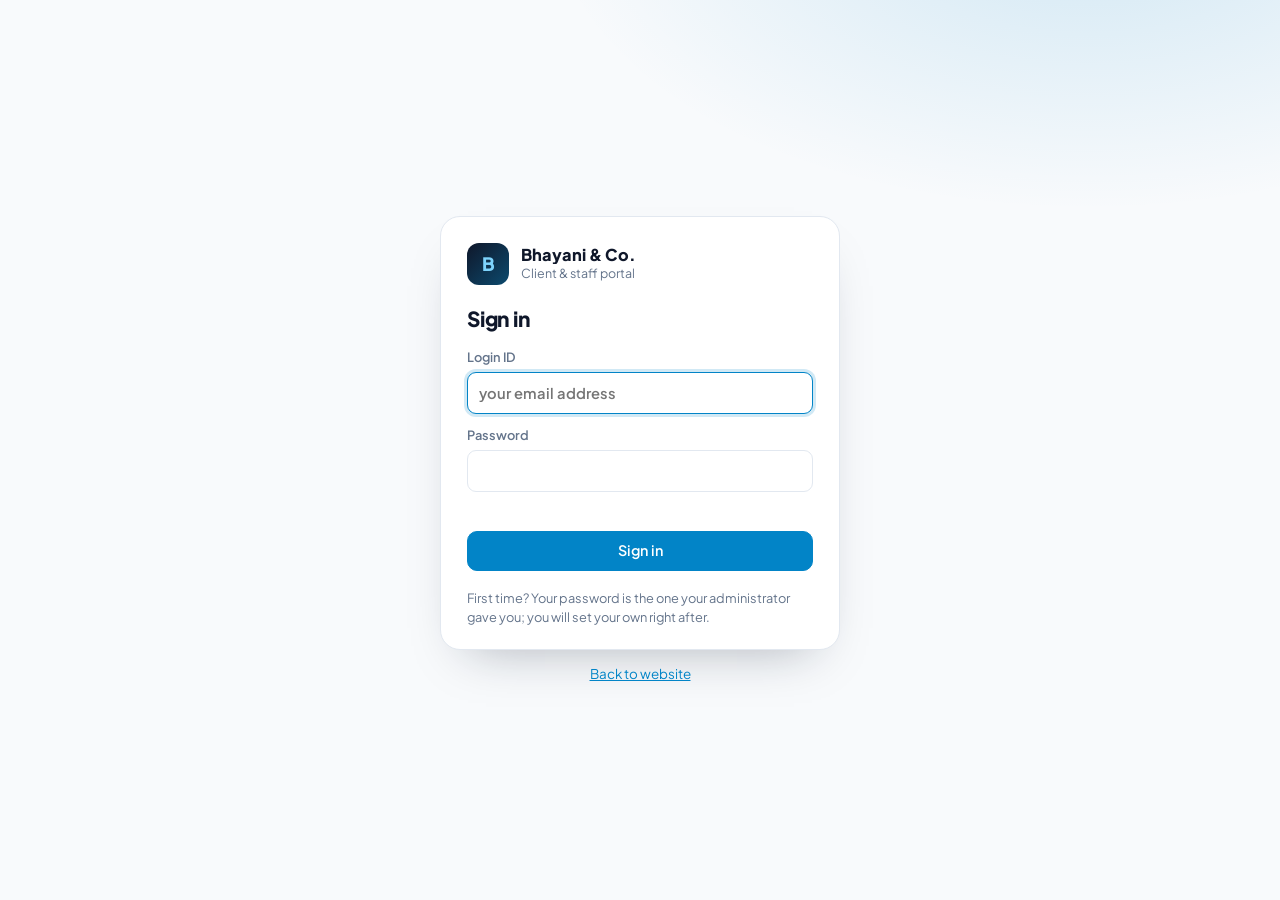
<file: login/index.html>
<!doctype html>
<html lang="en">
<head>
<meta charset="utf-8">
<meta name="viewport" content="width=device-width,initial-scale=1,viewport-fit=cover">
<meta name="robots" content="noindex">
<title>Sign in · Bhayani &amp; Co.</title>
<link rel="preconnect" href="https://fonts.googleapis.com">
<link rel="stylesheet" href="https://fonts.googleapis.com/css2?family=Plus+Jakarta+Sans:wght@400;500;600;700;800&family=JetBrains+Mono:wght@500;600&display=swap">
<link rel="stylesheet" href="/portal/portal.css">
<script src="/portal/supabase.js"></script>
<script src="/portal/config.js"></script>
<script src="/portal/core.js"></script>
</head>
<body>
<div id="app"></div>
<script>
(async () => {
  const P = window.Portal, esc = P.esc, $ = P.$;
  const params = new URLSearchParams(location.search);
  const next = params.get('next');
  const safeNext = next && /^\/[a-z0-9-]+\/?$/.test(next) ? next : '';
  const reason = params.get('why');

  await P.gate($('#app'), 'user', async (me) => {
    const admin = P.isAdmin(me);
    const acc = admin ? P.tools.map(t => ({ tool: t.slug, level: 'admin', sections: null })) : await P.myAccess(me.id);
    const allowed = new Map(acc.map(a => [a.tool, a]));
    if (safeNext && allowed.has(safeNext.replace(/\//g, ''))) { location.replace(safeNext); return; }
    const firm = await P.firm();
    const groups = [...new Set(P.tools.map(t => t.group))];
    const tile = (t) => {
      const a = allowed.get(t.slug), n = a.sections ? a.sections.length : Object.keys(t.sections).length;
      return `<a class="p-tool" href="/${t.slug}/" target="_blank" rel="noopener"><span class="ic" aria-hidden="true">${esc(t.name.trim()[0])}</span>
        <span class="t">${esc(t.name)}</span><span class="d">${esc(t.blurb)}</span>
        <span class="m"><span class="p-chip ${a.level === 'view' ? 'idle' : ''}">${esc(window.PORTAL.levels[a.level])}</span><span class="p-chip idle">${n} of ${Object.keys(t.sections).length} sections</span></span></a>`;
    };
    const list = groups.map(g => {
      const ts = P.tools.filter(t => t.group === g && allowed.has(t.slug));
      return ts.length ? `<section class="p-panel"><div class="p-panel-h"><h2>${esc(g)}</h2><span class="muted small">${ts.length} tool${ts.length > 1 ? 's' : ''}</span></div><div class="p-panel-b"><div class="p-tools">${ts.map(tile).join('')}</div></div></section>` : '';
    }).join('');
    $('#app').innerHTML = `
      <header class="p-top">
        <div class="p-brand"><div class="p-mark" aria-hidden="true">${esc((firm.name || 'B')[0])}</div><div style="min-width:0"><div class="p-brand-name">${esc(firm.name || 'Bhayani & Co.')}</div><div class="p-brand-sub">${esc(firm.tagline || '')}</div></div></div>
        <div class="p-who"><span class="p-chip hide-m">${esc([me.name || me.email, P.roleLabel(me.role)].filter((v, i, a) => a.indexOf(v) === i).join(' · '))}</span>
          <a class="p-btn sm" href="/clients/">Client dashboard</a>${admin ? '<a class="p-btn sm dark" href="/admin/">Admin portal</a>' : ''}
          <button class="p-btn sm" id="cp">Change password</button><button class="p-btn sm" id="out">Sign out</button></div>
      </header>
      <main class="p-main" style="margin:0 auto">
        <section class="p-hero"><div><div class="eyebrow">Welcome</div><h1>Hello, ${esc((me.name || me.email).split(' ')[0])}</h1><p>Open a tool to start. Work you save is kept in the firm's online database, so it is there from any computer you sign in on.</p></div></section>
        ${reason === 'noaccess' ? '<div class="p-note warn">You do not have access to that tool. Ask the administrator if you need it.</div>' : ''}
        ${list || '<div class="p-panel"><div class="p-empty">No tools are given to you yet. The administrator can switch them on for you.</div></div>'}
      </main>`;
    $('#out').onclick = async () => { await P.signOut(); location.reload(); };
    $('#cp').onclick = () => P.changePasswordDialog();
  });
})();
</script>
</body>
</html>
</file>
<file: portal/portal.css>
/* Bhayani & Co portal — same family as the desks: slate neutrals, sky accent, navy hero. */
:root {
  --bg: #f8fafc; --surface: #ffffff; --sunk: #f1f5f9; --line: #e2e8f0; --line2: #cbd5e1;
  --fg: #0f172a; --muted: #64748b; --faint: #94a3b8;
  --sky: #0284c7; --sky-soft: #e0f2fe; --sky-ink: #ffffff; --navy: #0f172a; --navy-ink: #ffffff;
  --hero-a: #0f172a; --hero-b: #0c4a6e;
  --good: #047857; --good-bg: #ecfdf5; --warn: #b45309; --warn-bg: #fffbeb; --bad: #dc2626; --bad-bg: #fef2f2;
  --shadow: 0 1px 2px rgba(15,23,42,.05); --r: 14px;
  --f: "Plus Jakarta Sans", "Segoe UI", system-ui, -apple-system, sans-serif; --mono: "JetBrains Mono", ui-monospace, Consolas, monospace;
  color-scheme: light;
}
@media (prefers-color-scheme: dark) { :root:not([data-theme="light"]) {
  --bg: #0b1120; --surface: #111a2e; --sunk: #0f172a; --line: #1e293b; --line2: #334155; --fg: #e2e8f0; --muted: #94a3b8; --faint: #64748b;
  --sky: #38bdf8; --sky-soft: #0c2a40; --sky-ink: #082f49; --navy: #e2e8f0; --navy-ink: #0f172a; --hero-a: #0b1222; --hero-b: #0c3a57;
  --good: #34d399; --good-bg: #062e22; --warn: #fbbf24; --warn-bg: #2a1f0a; --bad: #f87171; --bad-bg: #3b1212; --shadow: 0 1px 2px rgba(0,0,0,.4); color-scheme: dark; } }
:root[data-theme="dark"] {
  --bg: #0b1120; --surface: #111a2e; --sunk: #0f172a; --line: #1e293b; --line2: #334155; --fg: #e2e8f0; --muted: #94a3b8; --faint: #64748b;
  --sky: #38bdf8; --sky-soft: #0c2a40; --sky-ink: #082f49; --navy: #e2e8f0; --navy-ink: #0f172a; --hero-a: #0b1222; --hero-b: #0c3a57;
  --good: #34d399; --good-bg: #062e22; --warn: #fbbf24; --warn-bg: #2a1f0a; --bad: #f87171; --bad-bg: #3b1212; --shadow: 0 1px 2px rgba(0,0,0,.4); color-scheme: dark; }
* { box-sizing: border-box; }
[hidden] { display: none !important; }
html, body { margin: 0; min-height: 100%; }
body { background: var(--bg); color: var(--fg); font-family: var(--f); font-size: 14.5px; line-height: 1.5; -webkit-font-smoothing: antialiased; }
h1, h2, h3 { margin: 0; line-height: 1.2; letter-spacing: -.01em; text-wrap: balance; }
h1 { font-size: 1.45rem; font-weight: 800; } h2 { font-size: 1.08rem; font-weight: 700; } h3 { font-size: .95rem; font-weight: 700; }
a { color: var(--sky); }
button, input, select, textarea { font: inherit; color: inherit; }
:focus-visible { outline: 2px solid var(--sky); outline-offset: 2px; }
.muted { color: var(--muted); } .small { font-size: .82rem; } .mono { font-family: var(--mono); font-size: .82rem; }

/* buttons and fields */
.p-btn { cursor: pointer; display: inline-flex; align-items: center; justify-content: center; gap: 6px; border-radius: 10px; border: 1px solid var(--line); background: var(--surface); padding: 8px 14px; font-weight: 600; font-size: .9rem; text-decoration: none; color: var(--fg); white-space: nowrap; }
.p-btn:hover { border-color: var(--muted); }
.p-btn.primary { background: var(--sky); border-color: var(--sky); color: var(--sky-ink); }
.p-btn.dark { background: var(--navy); border-color: var(--navy); color: var(--navy-ink); }
.p-btn.ghost { background: transparent; }
.p-btn.danger { color: var(--bad); border-color: color-mix(in srgb, var(--bad) 45%, transparent); }
.p-btn.sm { padding: 5px 10px; font-size: .82rem; border-radius: 8px; }
.p-btn:disabled { opacity: .55; cursor: not-allowed; }
.p-form { display: grid; gap: 12px; }
.p-form label, label.p-f { display: grid; gap: 5px; font-size: .8rem; font-weight: 600; color: var(--muted); }
input[type=text], input[type=email], input[type=password], input[type=search], input[type=number], select, textarea { width: 100%; min-width: 0; background: var(--surface); border: 1px solid var(--line); border-radius: 9px; padding: 9px 11px; color: var(--fg); font-size: .92rem; }
textarea { resize: vertical; min-height: 90px; }
input:focus, select:focus, textarea:focus { outline: none; border-color: var(--sky); box-shadow: 0 0 0 3px color-mix(in srgb, var(--sky) 18%, transparent); }
input[type=checkbox] { accent-color: var(--sky); width: 16px; height: 16px; }
.p-err { color: var(--bad); font-size: .84rem; min-height: 1.1em; }
.p-hint { color: var(--muted); font-size: .8rem; margin: 14px 0 0; }
.p-sub { color: var(--muted); margin: 6px 0 14px; font-size: .9rem; }
.p-row { display: flex; flex-wrap: wrap; gap: 8px; align-items: center; }
.p-row.end { justify-content: flex-end; }
.p-rules { margin: 0; padding-left: 18px; color: var(--muted); font-size: .8rem; }

/* sign-in */
.p-auth { min-height: 100vh; display: grid; place-content: center; gap: 14px; padding: 24px 16px; background: radial-gradient(900px 500px at 85% -10%, color-mix(in srgb, var(--sky) 16%, transparent), transparent 60%), var(--bg); }
.p-auth-card { width: min(400px, calc(100vw - 32px)); background: var(--surface); border: 1px solid var(--line); border-radius: 20px; padding: 26px 26px 22px; box-shadow: 0 24px 50px -28px rgba(15,23,42,.35); display: grid; gap: 4px; }
.p-auth-card h1 { margin: 18px 0 12px; font-size: 1.3rem; }
.p-auth-foot { text-align: center; font-size: .84rem; margin: 0; }
.p-brand { display: flex; gap: 12px; align-items: center; min-width: 0; }
.p-mark { width: 42px; height: 42px; border-radius: 12px; background: linear-gradient(135deg, var(--hero-a), var(--hero-b)); color: #7dd3fc; display: grid; place-items: center; font-weight: 800; font-size: 1.15rem; flex: none; }
.p-brand-name { font-weight: 800; font-size: 1.02rem; line-height: 1.2; white-space: nowrap; overflow: hidden; text-overflow: ellipsis; }
.p-brand-sub { font-size: .78rem; color: var(--muted); }

/* app shell */
.p-top { position: sticky; top: 0; z-index: 30; background: var(--surface); border-bottom: 1px solid var(--line); display: flex; align-items: center; gap: 12px; min-height: 62px; padding: 8px max(16px, env(safe-area-inset-right)) 8px max(16px, env(safe-area-inset-left)); }
.p-top .p-brand { flex: 1 1 auto; }
.p-who { display: flex; align-items: center; gap: 8px; flex-wrap: wrap; justify-content: flex-end; }
.p-chip { display: inline-flex; align-items: center; gap: 6px; border-radius: 999px; padding: 3px 11px; font-size: .78rem; font-weight: 600; background: var(--sky-soft); color: var(--sky); white-space: nowrap; }
.p-chip.idle { background: var(--sunk); color: var(--muted); }
.p-chip.bad { background: var(--bad-bg); color: var(--bad); }
.p-chip.good { background: var(--good-bg); color: var(--good); }
.p-chip.warn { background: var(--warn-bg); color: var(--warn); }
.p-shell { display: grid; grid-template-columns: 236px minmax(0, 1fr); min-height: calc(100vh - 62px); }
.p-side { border-right: 1px solid var(--line); background: var(--surface); padding: 14px 10px; display: flex; flex-direction: column; gap: 2px; position: sticky; top: 62px; height: calc(100vh - 62px); overflow: auto; }
.p-side .lab { font-size: .66rem; letter-spacing: .1em; text-transform: uppercase; color: var(--muted); font-weight: 700; padding: 12px 12px 4px; }
.p-side button { all: unset; box-sizing: border-box; cursor: pointer; padding: 8px 12px; border-radius: 10px; color: var(--muted); font-weight: 500; font-size: .9rem; display: flex; justify-content: space-between; gap: 8px; }
.p-side button:hover { background: var(--sunk); color: var(--fg); }
.p-side button[aria-current="page"] { background: var(--sky); color: var(--sky-ink); font-weight: 600; }
.p-side button:focus-visible { outline: 2px solid var(--sky); }
.p-main { min-width: 0; padding: 22px max(24px, env(safe-area-inset-right)) 64px 24px; display: grid; gap: 18px; align-content: start; max-width: 1240px; width: 100%; }
.p-main > * { min-width: 0; }
.p-head { display: flex; flex-wrap: wrap; gap: 10px 16px; align-items: flex-end; justify-content: space-between; }
.p-head p { margin: 4px 0 0; color: var(--muted); max-width: 80ch; font-size: .9rem; }
.p-hero { border-radius: 20px; padding: 24px 26px; background: linear-gradient(120deg, var(--hero-a) 0%, var(--hero-a) 35%, var(--hero-b) 100%); color: #f8fafc; display: flex; flex-wrap: wrap; gap: 14px; align-items: center; justify-content: space-between; }
.p-hero .eyebrow { color: #7dd3fc; font-size: .7rem; letter-spacing: .1em; text-transform: uppercase; font-weight: 700; }
.p-hero h1 { color: #fff; margin-top: 4px; }
.p-hero p { color: #cbd5e1; margin: 6px 0 0; max-width: 64ch; font-size: .9rem; }
.p-panel { background: var(--surface); border: 1px solid var(--line); border-radius: var(--r); box-shadow: var(--shadow); min-width: 0; }
.p-panel-h { padding: 14px 18px 10px; display: flex; flex-wrap: wrap; gap: 8px 14px; align-items: center; justify-content: space-between; }
.p-panel-b { padding: 4px 18px 18px; }
.p-tiles { display: grid; grid-template-columns: repeat(auto-fit, minmax(min(100%, 170px), 1fr)); gap: 12px; }
.p-tile { background: var(--surface); border: 1px solid var(--line); border-radius: var(--r); padding: 14px 16px; display: grid; gap: 2px; box-shadow: var(--shadow); }
.p-tile .k { font-size: .68rem; letter-spacing: .08em; text-transform: uppercase; color: var(--muted); font-weight: 700; }
.p-tile .v { font-family: var(--mono); font-size: 1.5rem; font-weight: 600; }
.p-tools { display: grid; grid-template-columns: repeat(auto-fill, minmax(min(100%, 270px), 1fr)); gap: 14px; }
.p-tool { display: grid; gap: 8px; align-content: start; background: var(--surface); border: 1px solid var(--line); border-radius: 16px; padding: 18px; text-decoration: none; color: var(--fg); box-shadow: var(--shadow); transition: border-color .15s, transform .15s; }
.p-tool:hover { border-color: var(--sky); transform: translateY(-1px); }
.p-tool .ic { width: 40px; height: 40px; border-radius: 11px; background: var(--sky-soft); color: var(--sky); display: grid; place-items: center; font-weight: 800; }
.p-tool .t { font-weight: 700; font-size: 1rem; }
.p-tool .d { color: var(--muted); font-size: .85rem; }
.p-tool .m { display: flex; flex-wrap: wrap; gap: 6px; }
.p-scroll { overflow-x: auto; }
table.p-table { border-collapse: collapse; width: 100%; font-size: .88rem; }
.p-table th { font-size: .68rem; letter-spacing: .07em; text-transform: uppercase; color: var(--muted); font-weight: 700; text-align: left; padding: 9px 12px; background: var(--sunk); border-bottom: 1px solid var(--line); white-space: nowrap; }
.p-table td { padding: 10px 12px; border-bottom: 1px solid var(--line); vertical-align: middle; }
.p-table tr:last-child td { border-bottom: 0; }
.p-table td.act { white-space: nowrap; text-align: right; }
.p-empty { padding: 26px; text-align: center; color: var(--muted); border: 1px dashed var(--line); border-radius: var(--r); margin: 4px 18px 18px; }
.p-grid2 { display: grid; grid-template-columns: repeat(auto-fit, minmax(min(100%, 230px), 1fr)); gap: 12px; }
.p-grid2 .full { grid-column: 1 / -1; }
.p-access { display: grid; gap: 10px; }
.p-acc { border: 1px solid var(--line); border-radius: 12px; padding: 12px 14px; display: grid; gap: 10px; background: var(--surface); }
.p-acc.off { background: var(--sunk); }
.p-acc-h { display: flex; flex-wrap: wrap; gap: 10px; align-items: center; justify-content: space-between; }
.p-acc-h select { width: auto; min-width: 210px; }
.p-secs { display: grid; grid-template-columns: repeat(auto-fill, minmax(min(100%, 210px), 1fr)); gap: 6px 14px; }
.p-secs label { display: flex; gap: 8px; align-items: center; font-size: .86rem; color: var(--fg); font-weight: 500; }
.p-dialog { border: 1px solid var(--line); border-radius: 18px; padding: 22px; width: min(620px, calc(100vw - 24px)); max-height: calc(100vh - 32px); background: var(--surface); color: var(--fg); box-shadow: 0 30px 70px -30px rgba(0,0,0,.45); }
.p-dialog::backdrop { background: rgba(10,14,24,.5); }
.p-dialog h2 { margin-bottom: 4px; }
.p-toast { position: fixed; left: 50%; bottom: max(20px, env(safe-area-inset-bottom)); transform: translateX(-50%); background: var(--fg); color: var(--bg); padding: 10px 16px; border-radius: 10px; font-weight: 500; z-index: 100; max-width: calc(100vw - 32px); box-shadow: 0 10px 30px rgba(0,0,0,.25); }
.p-toast.bad { background: var(--bad); color: #fff; }
.p-note { background: var(--sky-soft); border: 1px solid color-mix(in srgb, var(--sky) 30%, transparent); border-radius: 12px; padding: 11px 14px; font-size: .86rem; }
.p-note.warn { background: var(--warn-bg); border-color: color-mix(in srgb, var(--warn) 35%, transparent); }
.p-menu-btn { display: none; }
@media (max-width: 860px) {
  .p-shell { grid-template-columns: minmax(0, 1fr); }
  .p-side { position: static; height: auto; flex-direction: row; overflow-x: auto; border-right: 0; border-bottom: 1px solid var(--line); padding: 8px; }
  .p-side .lab { display: none; }
  .p-side button { white-space: nowrap; }
  .p-main { padding: 16px max(16px, env(safe-area-inset-right)) 56px max(16px, env(safe-area-inset-left)); }
  .p-who .hide-m { display: none; }
  .p-hero { padding: 20px; }
}
</file>
